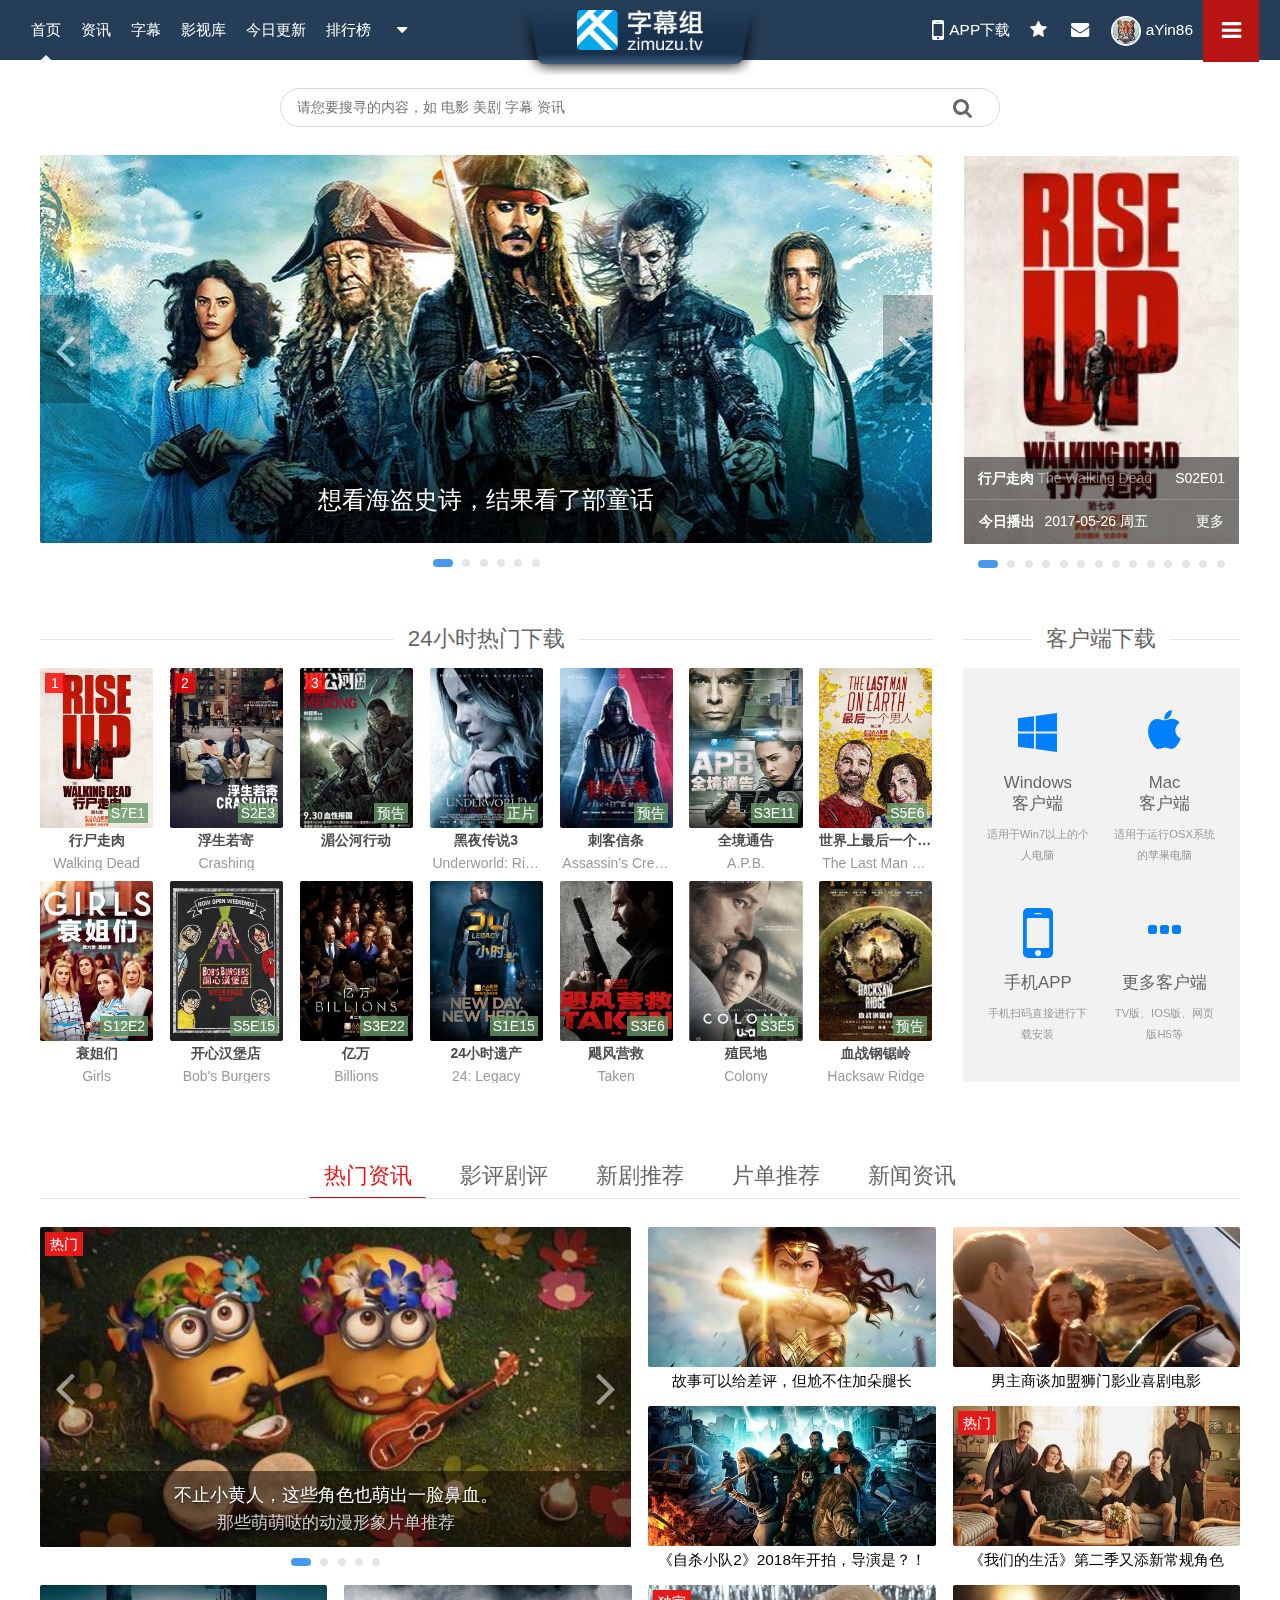
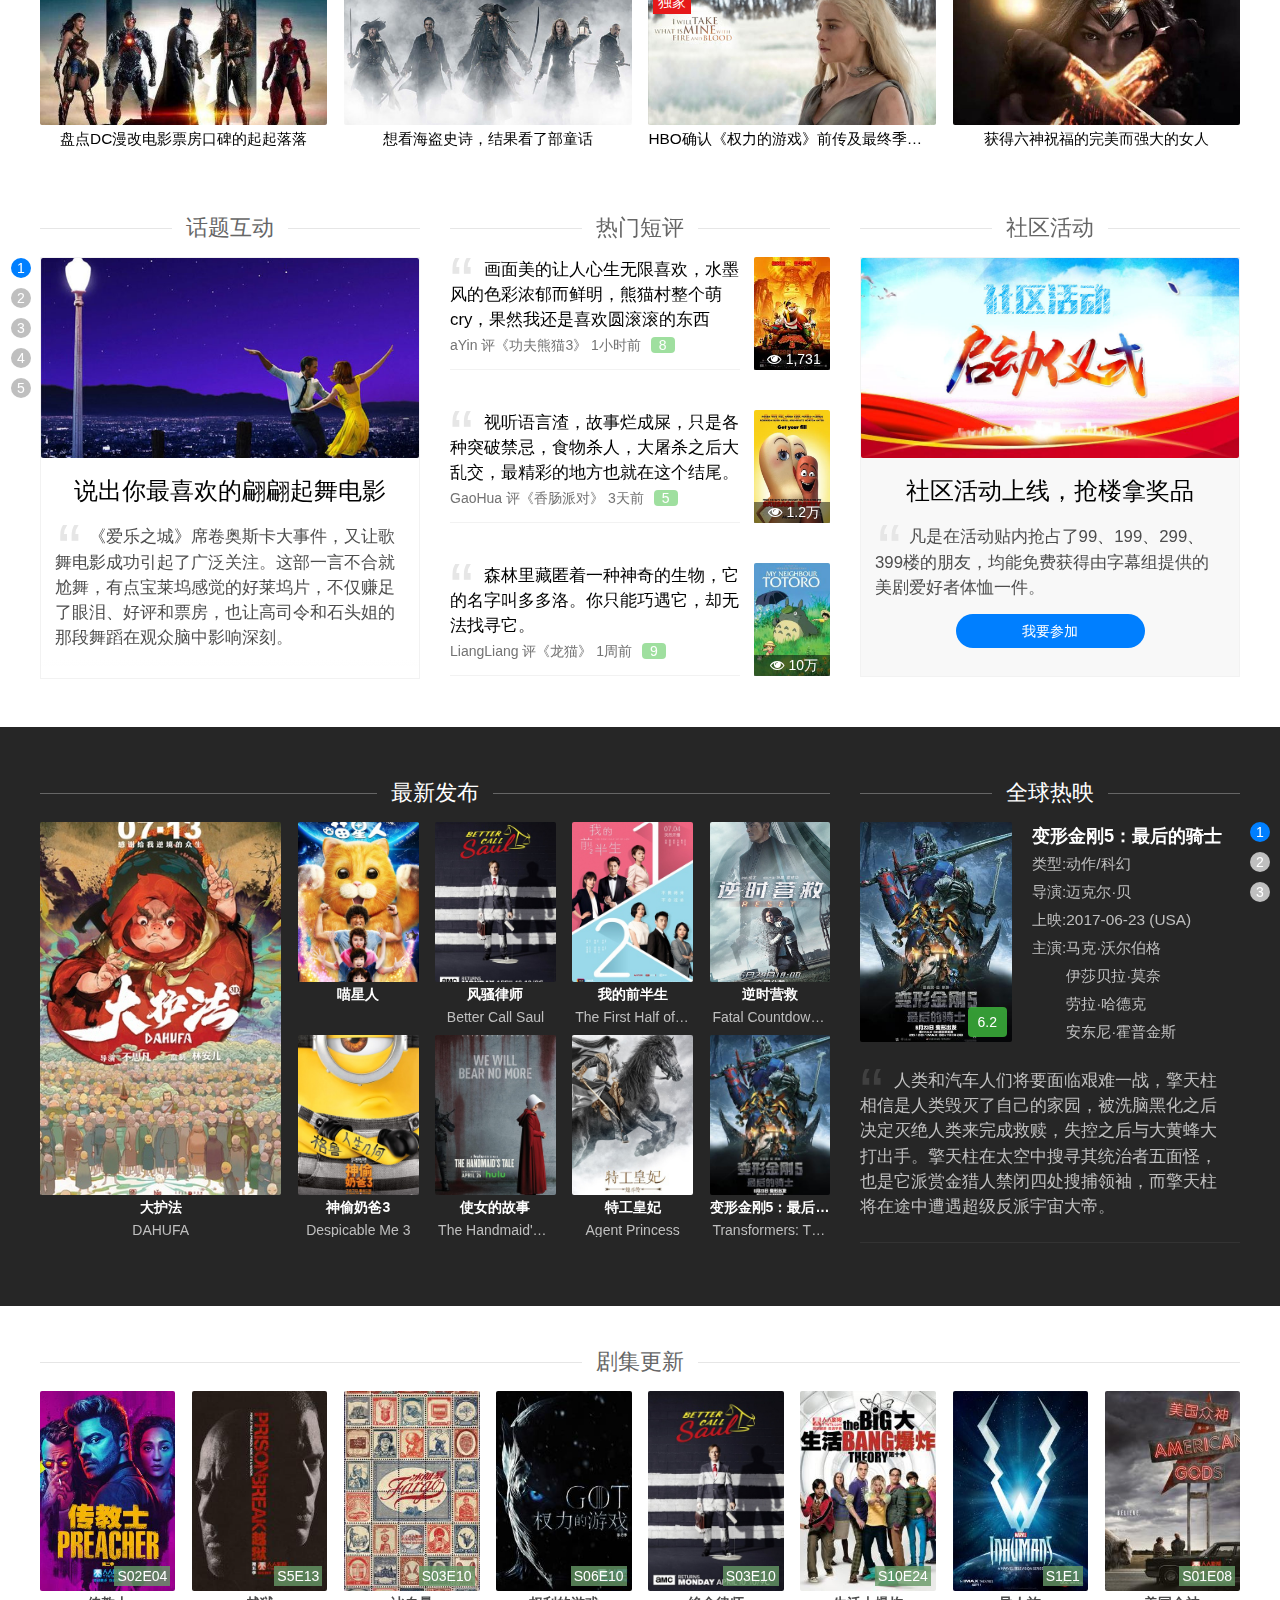
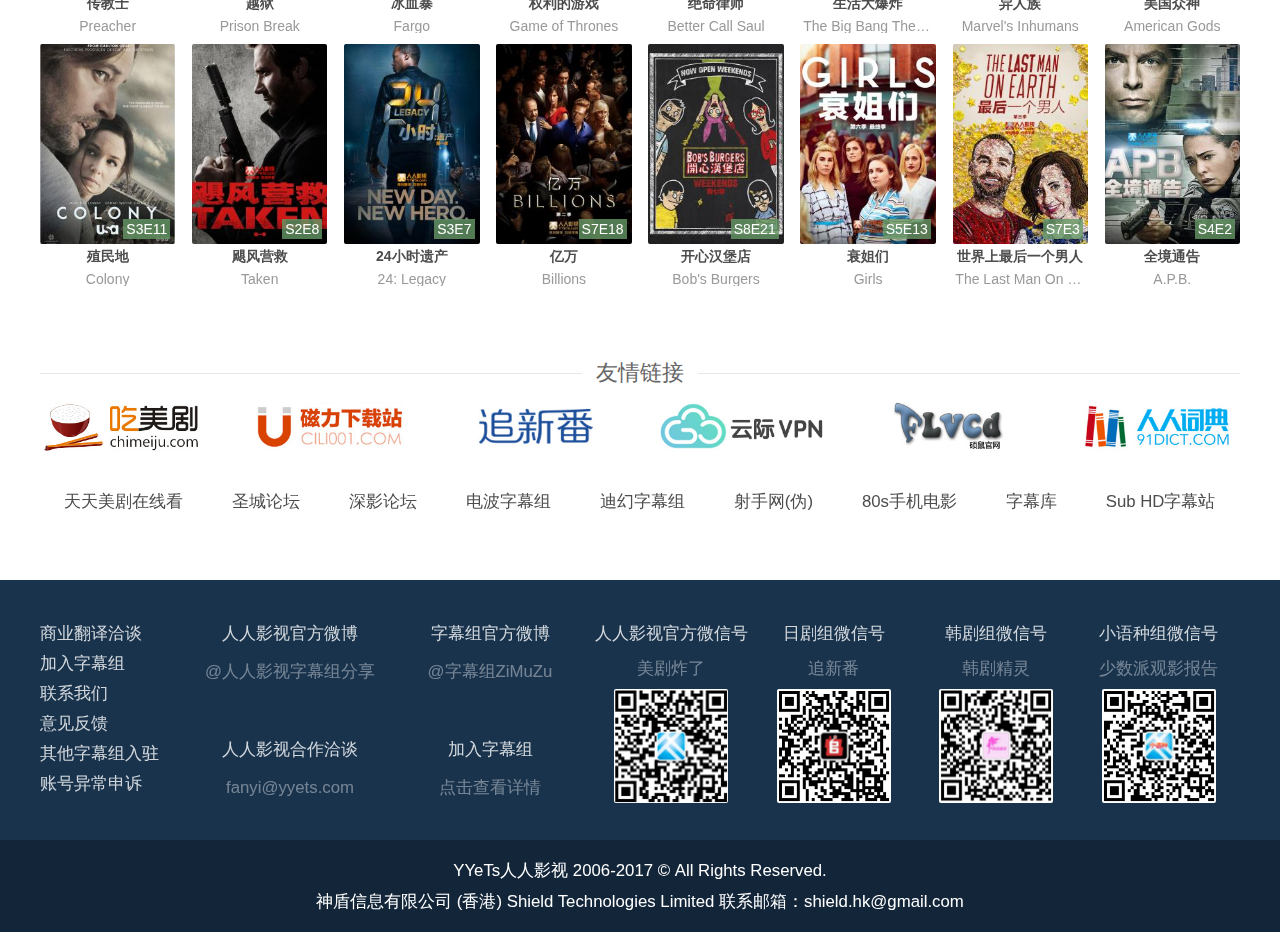
<file: template/index.html>
<!DOCTYPE html>
<html>
<head>
<meta charset="utf-8">
<title>index</title>
<meta http-equiv="X-UA-Compatible" content="IE=edge">
<meta name="viewport" content="width=device-width, initial-scale=1.0">
<meta name="description" content="">
<meta name="author" content="">
<script src="../lib/init/loadFiles.js"></script>
<style type="text/css">
</style>
<style type="text/less">

</style>
</head>
<body>
	<!---------header------------>
    <header class="ui-header">
    		<div class="ui-logo">
            <img src="../lib/style/images/logo.png" class="logo" alt="zimuzu.tv" />
            <img src="../lib/style/images/logo-bg.png" class="logo-bg" />
        </div>
        <ul class="ui-nav ui-mnav">
            <li class="active">首页</li>
            <li>资讯</li>
            <li>字幕</li>
            <li>影视库</li>
            <li>今日更新</li>
            <li>排行榜</li>
            <li class="ui-dropdown dropdown-message" >
                <i class="fa fa-caret-down"></i>
                <ul class="ui-dropdown-box">
                    <li>更多菜单<span class="badge">1</span></li>
                    <li>更多菜单<span class="badge">4</span></li>
                    <li class="divider"></li>
                    <li>更多菜单</li>
                </ul>
            </li>
        </ul>
                 
        <ul class="ui-nav ui-snav">
            <li class="ui-dropdown dropdown-app" >
                <i class="fa fa-fixed fa-mobile-phone"></i>APP下载
                <ul class="ui-dropdown-box">
                    <li class="ialess">
                    		<ul class="inline-wrapper">
                    			<li>
                    				<img src="../lib/style/images/qrcode/code-APP.png" alt="" class="qr-code"/>
	                    			<p>扫码下载手机APP</p>
                    			</li>
                    			<li>
                    				<img src="../lib/style/images/qrcode/code-H5.png" alt=""  class="qr-code"/>
	                    			<p>扫码访问手机H5版</p>
                    			</li>
	                    		
                    		</ul>
                    </li>
                </ul>
            </li>
            <li class="ui-dropdown dropdown-message" >
                <i class="fa fa-star"></i>
                <ul class="ui-dropdown-box">
                    <li>全部<span class="badge">38</span></li>
                    <li>电影<span class="badge">2</span></li>
                    <li>美剧<span class="badge">32</span></li>
                    <li>日剧<span class="badge">1</span></li>
                    <li>韩剧<span class="badge">3</span></li>
                    <li>其他<span class="badge">8</span></li>
                    <li>资讯<span class="badge">4</span></li>
                </ul>
            </li>
            <li class="ui-dropdown dropdown-message" >
                <i class="fa fa-envelope"></i>
                <ul class="ui-dropdown-box">
                    <li>私信<span class="badge">1</span></li>
                    <li>系统通知<span class="badge">4</span></li>
                </ul>
            </li>
            <li class="ui-dropdown dropdown-user">
            		<img class="img-head" src="../lib/style/images/head/header.jpg" alt="" />
                <span class="desc">aYin86</span>
                <ul class="ui-dropdown-box">
                    <li class="user-info-wrapper">
                    		<img class="img-head" src="../lib/style/images/head/header.jpg" alt="" />
                			<div class="user-info">
                				<p class="user-name">aYin86<span class="badge">至尊会员</span></p>
                				<p class="user-type"><i class="fa fa-sun-o"></i> 剧集后期组</p>
                			</div>
                    </li>
                    <li class="divider"></li>
                    <li>
                    		<ul class="tags">
	                        <li><p>0</p><p>动态</p></li>
	                        <li><p>68</p><p>评论</p></li>
	                        <li><p>35</p><p>积分</p></li>
	                        <li><p>231</p><p>登录天数</p></li>
	                    </ul>
                    </li>
                    <li class="divider"></li>
                    <li class="title">我要发布：</li>
                    <li>
                    		<ul class="tags">
                    			<li>新闻资讯</li>
		                    <li>收视快报</li>
		                    <li>新剧评测</li>
		                    <li>片单推荐</li>
                    		</ul>
                    		<ul class="tags">
                    			<li>剧评</li>
                    			<li>影评</li>
		                    <li>字幕</li>
		                    <li>公开课</li>
		                    <li>电影</li>
		                    <li>剧集</li>
		                    <li>求档</li>
                    		</ul>
                    </li>
                    <li class="divider"></li>
                    <li>
	                    	<ul class="tags">
	                        <li><i class="fa fa-gear"></i> 个人设置</li>
	                        <li><i class="fa fa-star"></i> 收藏</li>
	                        <li><i class="fa fa-sign-out"></i> 退出登录</li>
	                    </ul>
                    </li>
                </ul>
            </li>
            <li class="ui-dropdown dropdown-links" >
                <i class="fa fa-navicon" title="更多功能"></i>
                <ul class="ui-dropdown-box">
	                <li>互助求档</li>
                    <li>播出表</li>
                    <li class="divider"></li>
                    <li>官方微博</li>
                    <li>官方微信</li>
                    <li>人人词典</li>
                    <li>字幕工具</li>
                    <li>加入字幕组</li>
                    <li>内部</li>
                    <li class="divider"></li>
                    <li>美女视频</li>
                </ul>
            </li>
        </ul>
	</header>
	<!---------content------------>
	<div class="ui-content">
		<div class="ui-limit">
			<!---------search------------>
			<div class="ui-search">
				<input type="text" class="search-input" placeholder="请您要搜寻的内容，如 电影 美剧 字幕 资讯" />
				<button class="search-button"><i class="fa fa-search"></i></button>
			</div>
			<!---------banner 行------------>
			<div class="row row-banner">
				<!---------banner组件------------>
				<div class="col-xs-9">
					<div class="ui-banner">
						<div id="ui-banner" class="carousel carousel-fade" data-ride="carousel">
				          <ol class="carousel-indicators">
				            <li data-target="#ui-banner" data-slide-to="0" class="active"></li>
				            <li data-target="#ui-banner" data-slide-to="1" class=""></li>
				            <li data-target="#ui-banner" data-slide-to="2" class=""></li>
				            <li data-target="#ui-banner" data-slide-to="3" class=""></li>
				            <li data-target="#ui-banner" data-slide-to="4" class=""></li>
				            <li data-target="#ui-banner" data-slide-to="5" class=""></li>
				          </ol>
				          <div class="carousel-inner">
				            <div class="item active" role="listbox" onclick="window.open('http://www.zimuzu.tv/');">
				              <img src="../lib/style/images/banner/banner01.jpg" data-holder-rendered="true">
				              <div class="carousel-caption">
							    <h3>想看海盗史诗，结果看了部童话</h3>
							  </div>
				            </div>
				            <div class="item" onclick="window.open('http://www.zimuzu.tv/');">
				              <img src="../lib/style/images/banner/banner02.jpg" data-holder-rendered="true">
				            </div>
				            <div class="item" onclick="window.open('www.zimuzu.tv');">
				              <img src="../lib/style/images/banner/banner03.jpg" data-holder-rendered="true">
				            </div>
				            <div class="item" onclick="window.open('http://www.zimuzu.tv/');">
				              <img src="../lib/style/images/banner/banner04.jpg" data-holder-rendered="true">
				              <div class="carousel-caption">
							    <h3>剧评 《名姝》| 看似是男人的风流地，其实是女人的名利场</h3>
							    <p>内容很单纯的，就是讲述妓女的故事，香艳但不俗，随便截一张图就是文艺复兴style的油画。</p>
							  </div>
				            </div>
				            <div class="item" onclick="window.open('http://www.zimuzu.tv/');">
				              <img src="../lib/style/images/banner/banner05.jpg" data-holder-rendered="true">
				            </div>
				            <div class="item" onclick="window.open('http://www.zimuzu.tv/');">
				              <div class="banner-group">
				              	<div class="item-img"><img src="../lib/style/images/movies/movie40.jpg" alt="" /></div>
				              	<div class="item-img"><img src="../lib/style/images/movies/movie39.jpg" alt="" /></div>
				              	<div class="item-img"><img src="../lib/style/images/info/info21.jpg" alt="" /></div>
				              	<div class="item-img"><img src="../lib/style/images/info/info30.jpg" alt="" /></div>
				              	<div class="item-img"><img src="../lib/style/images/info/info18.jpg" alt="" /></div>
				              </div>
				            </div>
				          </div>
				          <a class="left carousel-control" href="#ui-banner" role="button" data-slide="prev">
				            <span class=" fa fa-angle-left"></span>
				            <span class="sr-only">Previous</span>
				          </a>
				          <a class="right carousel-control" href="#ui-banner" role="button" data-slide="next">
				            <span class=" fa fa-angle-right"></span>
				            <span class="sr-only">Next</span>
				          </a>
				        </div>
					</div><!--ui-banner end-->
					
				</div>
				<!---------今日播出组件------------>
				<div class="col-xs-3 col-box">
					<div class="panel panel-tody-tv">
						<div id="tvshow-slide" class="carousel carousel-fade" data-ride="carousel">
				          <ol class="carousel-indicators">
				            <li data-target="#tvshow-slide" data-slide-to="0" class="active"></li>
				            <li data-target="#tvshow-slide" data-slide-to="1" class=""></li>
				            <li data-target="#tvshow-slide" data-slide-to="2" class=""></li>
				            <li data-target="#tvshow-slide" data-slide-to="3" class=""></li>
				            <li data-target="#tvshow-slide" data-slide-to="4" class=""></li>
				            <li data-target="#tvshow-slide" data-slide-to="5" class=""></li>
				            <li data-target="#tvshow-slide" data-slide-to="6" class=""></li>
				            <li data-target="#tvshow-slide" data-slide-to="7" class=""></li>
				            <li data-target="#tvshow-slide" data-slide-to="8" class=""></li>
				            <li data-target="#tvshow-slide" data-slide-to="9" class=""></li>
				            <li data-target="#tvshow-slide" data-slide-to="10" class=""></li>
				            <li data-target="#tvshow-slide" data-slide-to="11" class=""></li>
				            <li data-target="#tvshow-slide" data-slide-to="12" class=""></li>
				            <li data-target="#tvshow-slide" data-slide-to="13" class=""></li>
				          </ol>
				          <div class="carousel-inner">
				            <div class="item active">
				              <img src="../lib/style/images/tvplay/tvplay1.jpg" data-holder-rendered="true">
			              	  <div class="episode-info">episode info</div>
				            </div>
				            <div class="item">
				              <img src="../lib/style/images/tvplay/tvplay2.jpg" data-holder-rendered="true">
				              <div class="episode-info">episode info</div>
				            </div>
				            <div class="item">
				              <img src="../lib/style/images/tvplay/tvplay3.jpg" data-holder-rendered="true">
				              <div class="episode-info">episode info</div>
				            </div>
				            <div class="item">
				              <img src="../lib/style/images/tvplay/tvplay4.jpg" data-holder-rendered="true">
				              <div class="episode-info">episode info</div>
				            </div>
				            <div class="item">
				              <img src="../lib/style/images/tvplay/tvplay5.jpg" data-holder-rendered="true">
				              <div class="episode-info">episode info</div>
				            </div>
				            <div class="item">
				              <img src="../lib/style/images/tvplay/tvplay6.jpg" data-holder-rendered="true">
				              <div class="episode-info">episode info</div>
				            </div>
				            <div class="item">
				              <img src="../lib/style/images/tvplay/tvplay7.jpg" data-holder-rendered="true">
				              <div class="episode-info">episode info</div>
				            </div>
				            <div class="item">
				              <img src="../lib/style/images/tvplay/tvplay8.jpg" data-holder-rendered="true">
				              <div class="episode-info">episode info</div>
				            </div>
				            <div class="item">
				              <img src="../lib/style/images/tvplay/tvplay9.jpg" data-holder-rendered="true">
				              <div class="episode-info">episode info</div>
				            </div>
				            <div class="item">
				              <img src="../lib/style/images/tvplay/tvplay10.jpg" data-holder-rendered="true">
				              <div class="episode-info">episode info</div>
				            </div>
				            <div class="item">
				              <img src="../lib/style/images/tvplay/tvplay11.jpg" data-holder-rendered="true">
				              <div class="episode-info">episode info</div>
				            </div>
				            <div class="item">
				              <img src="../lib/style/images/tvplay/tvplay12.jpg" data-holder-rendered="true">
				              <div class="episode-info">episode info</div>
				            </div>
				            <div class="item">
				              <img src="../lib/style/images/tvplay/tvplay13.jpg" data-holder-rendered="true">
				              <div class="episode-info">episode info</div>
				            </div>
				            <div class="item">
				              <img src="../lib/style/images/tvplay/tvplay14.jpg" data-holder-rendered="true">
				              <div class="episode-info">episode info</div>
				            </div>
				          </div>
				        </div>
						<div class="panel-body scroll-wrapper today-tv-scroll">
							<ul class="today-tv-list">
								<li onclick="">
									<a href="">
										<span class="name-chs">行尸走肉</span>
										<span class="name-eng">The Walking Dead</span>
										<span class="episode">S02E01</span>
									</a>
								</li>
								<li>
									<a href="">
										<span class="name-chs">浮生若寄</span>
										<span class="name-eng">Crashing</span>
										<span class="episode">S03E05</span>
									</a>
								</li>
								<li>
									<a href="">
										<span class="name-chs">随性所欲</span>
										<span class="name-eng">Casual</span>
										<span class="episode">S01E03</span>
									</a>
								</li>
								<li>
									<a href="">
										<span class="name-chs">全境通告</span>
										<span class="name-eng">A.P.B.</span>
										<span class="episode">S02E01</span>
									</a>
								</li>
								<li>
									<a href="">
										<span class="name-chs">世界上最后一个男人</span>
										<span class="name-eng">The Last Man on Earth</span>
										<span class="episode">S05E18</span>
									</a>
								</li>
								<li>
									<a href="">
										<span class="name-chs">衰姐们</span>
										<span class="name-eng">Girls</span>
										<span class="episode">S11E05</span>
									</a>
								</li>
								<li>
									<a href="">
										<span class="name-chs">开心汉堡店</span>
										<span class="name-eng">Bob's Burgers</span>
										<span class="episode">S07E11</span>
									</a>
								</li>
								<li>
									<a href="">
										<span class="name-chs">亿万</span>
										<span class="name-eng">Billions</span>
										<span class="episode">S01E05</span>
									</a>
								</li>
								<li>
									<a href="">
										<span class="name-chs">24小时遗产</span>
										<span class="name-eng">24 Legacy</span>
										<span class="episode">S02E07</span>
									</a>
								</li>
								<li>
									<a href="">
										<span class="name-chs">飓风营救</span>
										<span class="name-eng">Taken</span>
										<span class="episode">S02E05</span>
									</a>
								</li>
								<li>
									<a href="">
										<span class="name-chs">殖民地</span>
										<span class="name-eng">Colony</span>
										<span class="episode">S05E11</span>
									</a>
								</li>
								
								<li>
									<a href="">
										<span class="name-chs">美国众神</span>
										<span class="name-eng">American God</span>
										<span class="episode">S04E08</span>
									</a>
								</li>
								<li>
									<a href="">
										<span class="name-chs">异人</span>
										<span class="name-eng">Inhumens</span>
										<span class="episode">S01E03</span>
									</a>
								</li>
								<li>
									<a href="">
										<span class="name-chs">生活大爆炸</span>
										<span class="name-eng">The Big Bang Theory</span>
										<span class="episode">S13E21</span>
									</a>
								</li>
								
							</ul>
						</div>
						<div class="panel-heading">
							<span class="desc">今日播出</span>
							<div class="date">2017-05-26 周五</div>
							<a class="more" href="#">更多</a>
						</div>
					</div>
					
				</div>
			</div>
		
			<!---------第二行------------>
			<div class="row row-content">
				<!---------热门下载------------>
				<div class="col-xs-9 col-box">
					<div class="panel">
						<div class="panel-heading">
							<span class="desc">24小时热门下载</span>
						</div>
						<div class="panel-body">
							<ul class="play-list play-list-topdown">
		                        <li>
		                            <div class="img-item">
		                                <div class="tags">
											<span class="name">1</span>
											<span class="type">影视剧</span>
											<ul class="corner bottom left"><li>恐怖 惊悚 剧情</li></ul>
			                            		<ul class="corner bottom right"><li>美国</li></ul>
										</div>
										<div class="count">1</div>
		                                <div class="desc">S7E1</div>
		                                <img src="../lib/style/images/tvplay/tvplay1.jpg" alt="">
		                            </div>
		                            <p class="name-chs">行尸走肉</p>
		                            <p class="name-eng">Walking Dead</p>
		                        </li>
		                        <li>
		                            <div class="img-item">
		                            		<div class="tags">
											<span class="name">2</span>
											<span class="type">影视剧</span>
											<ul class="corner bottom left"><li>剧情</li></ul>
			                            		<ul class="corner bottom right"><li>美国</li></ul>
										</div>
										<div class="count">2</div>
		                                <div class="desc">S2E3</div>
		                                <img src="../lib/style/images/tvplay/tvplay2.jpg" alt="">
		                            </div>
		                            <p class="name-chs">浮生若寄</p>
		                            <p class="name-eng">Crashing</p>
		                        </li>
		                        <li>
		                            <div class="img-item">
		                            		<div class="tags">
											<span class="name">3</span>
											<span class="type">电影</span>
											<ul class="corner bottom left"><li>战争</li></ul>
			                            		<ul class="corner bottom right"><li>中国</li></ul>
										</div>
										<div class="count">3</div>
		                                <div class="desc">预告</div>
		                                <img src="../lib/style/images/movies/movie7.jpg" alt="">
		                            </div>
		                            <p class="name-chs">湄公河行动</p>
		                        </li>
		                        <li>
		                            <div class="img-item">
		                            		<div class="tags">
											<span class="name">4</span>
											<span class="type">电影</span>
											<ul class="corner bottom left"><li>恐怖</li></ul>
			                            		<ul class="corner bottom right"><li>美国</li></ul>
										</div>
										<div class="count">4</div>
		                                <div class="desc">正片</div>
		                                <img src="../lib/style/images/movies/movie2.jpg" alt="">
		                            </div>
		                            <p class="name-chs">黑夜传说3</p>
		                            <p class="name-eng">Underworld: Rise of the Lycans</p>
		                        </li>
		                        <li>
		                            <div class="img-item">
		                            		<div class="tags">
											<span class="name">5</span>
											<span class="type">电影</span>
											<ul class="corner bottom left"><li>科幻</li></ul>
			                            		<ul class="corner bottom right"><li>美国</li></ul>
										</div>
		                                <div class="desc">预告</div>
		                                <img src="../lib/style/images/movies/movie3.jpg" alt="">
		                            </div>
		                            <p class="name-chs">刺客信条</p>
		                            <p class="name-eng">Assassin's Creed</p>
		                        </li>
		                        <li>
		                            <div class="img-item">
		                            		<div class="tags">
											<span class="name">6</span>
											<span class="type">影视剧</span>
											<ul class="corner bottom left"><li>剧情</li></ul>
			                            		<ul class="corner bottom right"><li>美国</li></ul>
										</div>
		                                <div class="desc">S3E11</div>
		                                <img src="../lib/style/images/tvplay/tvplay4.jpg" alt="">
		                            </div>
		                            <p class="name-chs">全境通告</p>
		                            <p class="name-eng">A.P.B.</p>
		                        </li>
		                        <li>
		                            <div class="img-item">
		                            		<div class="tags">
											<span class="name">7</span>
											<span class="type">影视剧</span>
											<ul class="corner bottom left"><li>喜剧</li></ul>
			                            		<ul class="corner bottom right"><li>美国</li></ul>
										</div>
		                                <div class="desc">S5E6</div>
		                                <img src="../lib/style/images/tvplay/tvplay5.jpg" alt="">
		                            </div>
		                            <p class="name-chs">世界上最后一个男人</p>
		                            <p class="name-eng">The Last Man on Earth</p>
		                        </li>
		                        <li>
		                            <div class="img-item">
		                            		<div class="tags">
											<span class="name">8</span>
											<span class="type">影视剧</span>
											<ul class="corner bottom left"><li>剧情</li></ul>
			                            		<ul class="corner bottom right"><li>美国</li></ul>
										</div>
		                                <div class="desc">S12E2</div>
		                                <img src="../lib/style/images/tvplay/tvplay6.jpg" alt="">
		                            </div>
		                            <p class="name-chs">衰姐们</p>
		                            <p class="name-eng">Girls</p>
		                        </li>
		                        <li>
		                            <div class="img-item">
		                            		<div class="tags">
											<span class="name">9</span>
											<span class="type">影视剧</span>
											<ul class="corner bottom left"><li>动画</li></ul>
			                            		<ul class="corner bottom right"><li>英国</li></ul>
										</div>
		                                <div class="desc">S5E15</div>
		                                <img src="../lib/style/images/tvplay/tvplay7.jpg" alt="">
		                            </div>
		                            <p class="name-chs">开心汉堡店</p>
		                            <p class="name-eng">Bob's Burgers</p>
		                        </li>
		                        <li>
		                            <div class="img-item">
		                            		<div class="tags">
											<span class="name">10</span>
											<span class="type">影视剧</span>
											<ul class="corner bottom left"><li>剧情</li></ul>
			                            		<ul class="corner bottom right"><li>美国</li></ul>
										</div>
		                                <div class="desc">S3E22</div>
		                                <img src="../lib/style/images/tvplay/tvplay8.jpg" alt="">
		                            </div>
		                            <p class="name-chs">亿万</p>
		                            <p class="name-eng">Billions</p>
		                        </li>
		                        <li>
		                            <div class="img-item">
		                            		<div class="tags">
											<span class="name">11</span>
											<span class="type">影视剧</span>
											<ul class="corner bottom left"><li>战争</li></ul>
			                            		<ul class="corner bottom right"><li>美国</li></ul>
										</div>
		                                <div class="desc">S1E15</div>
		                                <img src="../lib/style/images/tvplay/tvplay9.jpg" alt="">
		                            </div>
		                            <p class="name-chs">24小时遗产</p>
		                            <p class="name-eng">24: Legacy</p>
		                        </li>
		                        <li>
		                            <div class="img-item">
		                            		<div class="tags">
											<span class="name">12</span>
											<span class="type">影视剧</span>
											<ul class="corner bottom left"><li>战争</li></ul>
			                            		<ul class="corner bottom right"><li>美国</li></ul>
										</div>
		                                <div class="desc">S3E6</div>
		                                <img src="../lib/style/images/tvplay/tvplay10.jpg" alt="">
		                            </div>
		                            <p class="name-chs">飓风营救</p>
		                            <p class="name-eng">Taken</p>
		                        </li>
		                        <li>
		                            <div class="img-item">
		                            		<div class="tags">
											<span class="name">13</span>
											<span class="type">影视剧</span>
											<ul class="corner bottom left"><li>科幻</li></ul>
			                            		<ul class="corner bottom right"><li>美国</li></ul>
										</div>
		                                <div class="desc">S3E5</div>
		                                <img src="../lib/style/images/tvplay/tvplay11.jpg" alt="">
		                            </div>
		                            <p class="name-chs">殖民地</p>
		                            <p class="name-eng">Colony</p>
		                        </li>
		                        <li>
		                            <div class="img-item">
		                            		<div class="tags">
											<span class="name">14</span>
											<span class="type">电影</span>
											<ul class="corner bottom left"><li>战争</li></ul>
			                            		<ul class="corner bottom right"><li>美国</li></ul>
										</div>
		                                <div class="desc">预告</div>
		                                <img src="../lib/style/images/movies/movie1.jpg" alt="">
		                            </div>
		                            <p class="name-chs">血战钢锯岭</p>
		                            <p class="name-eng">Hacksaw Ridge</p>
		                        </li>
		                        <!--<li>
		                            <div class="img-item">
		                                <div class="desc">电影</div>
		                                <img src="../lib/style/images/movies/movie4.jpg" alt="">
		                            </div>
		                            <p class="name-chs">蝙蝠侠大战超人</p>
		                            <p class="name-eng">Batman VS Superman</p>
		                        </li>
		                        <li>
		                            <div class="img-item">
		                                <div class="desc">电影</div>
		                                <img src="../lib/style/images/movies/movie5.jpg" alt="">
		                            </div>
		                            <p class="name-chs">X战警：天启</p>
		                            <p class="name-eng">Xman Skyline</p>
		                        </li>-->
	                    		</ul>
						</div>
					</div>
				</div><!--col-xs-9 end-->
				
				<!---------客户端下载------------>
				<div class="col-xs-3  col-box">
					<div class="panel panel-client">
						<div class="panel-heading">
							<span class="desc">客户端下载</span>
						</div>
						<div class="panel-body">
							<ul class="client-list">
								<li>
									<div class="icon"><i class="fa fa-windows"></i></div>
									<p class="title">Windows<br/>客户端</p>
									<p class="desc">适用于Win7以上的个人电脑</p>
								</li>
								<li>
									<div class="icon"><i class="fa fa-apple"></i></div>
									<p class="title">Mac<br/>客户端</p>
									<p class="desc">适用于运行OSX系统的苹果电脑</p>
								</li>
								<li>
									<img class="qr-code" src="../lib/style/images/qrcode/code-APP.png" alt="" />
									<div class="icon"><i class="fa fa-mobile-phone"></i></div>
									<p class="title">手机APP</p>
									<p class="desc">手机扫码直接进行下载安装</p>
								</li>
								<li>
									<div class="icon"><i class="fa fa-ellipsis-h"></i></div>
									<p class="title">更多客户端</p>
									<p class="desc">TV版、IOS版、网页版H5等</p>
								</li>
								
							</ul>
						</div>
					</div>
				</div>
			</div><!--row end-->
			<!---------第三行------------>
			<div class="row row-content">
				<!---------资讯类------------>
				<div class="col-xs-12 col-box col-infomation">
					<div class="panel panel-infomation panel-has-tabs">
						<div class="panel-heading">
							<ul class="tab-header info-header">
						      <li class="active">热门资讯</li>
						      <li>影评剧评</li>
						      <li>新剧推荐</li>
						      <li>片单推荐</li>
						      <li>新闻资讯</li>
						    </ul>
						</div>
						<div class="panel-body">
							<div class="tab-content info-content ani-fade">
								<div class="content-1 active">
									<div id="info-banner" class="info-banner carousel carousel-fade" data-ride="carousel">
							          <ol class="carousel-indicators">
							            <li data-target="#info-banner" data-slide-to="0" class="active"></li>
							            <li data-target="#info-banner" data-slide-to="1" class=""></li>
							            <li data-target="#info-banner" data-slide-to="2" class=""></li>
							            <li data-target="#info-banner" data-slide-to="3" class=""></li>
							            <li data-target="#info-banner" data-slide-to="4" class=""></li>
							          </ol>
							          <div class="carousel-inner">
							            <div class="item active" role="listbox" onclick="window.open('http://www.zimuzu.tv/');">
							              <img src="../lib/style/images/info/info18.jpg" data-holder-rendered="true">
							              <div class="hot">热门</div>
							              <div class="tags">
											<span class="name">动漫电影</span><span class="type">电影</span>
											<ul class="corner top right"><li class="user">aYin</li><li class="date">1天前</li></ul>
											<ul class="corner top left"><li class="source">片单推荐</li><li class="view">15,213</li></ul>
										  </div>
							              <div class="carousel-caption">
										    <h4>不止小黄人，这些角色也萌出一脸鼻血。</h4>
										    <p>那些萌萌哒的动漫形象片单推荐</p>
										  </div>
							            </div>
							            <div class="item" onclick="window.open('http://www.zimuzu.tv/');">
							              <img src="../lib/style/images/info/info19.jpg" data-holder-rendered="true">
							              <div class="tags">
											<span class="name">星际迷航</span><span class="type">电影</span>
											<ul class="corner top right"><li class="user">aYin</li><li class="date">2天前</li></ul>
											<ul class="corner top left"><li class="source">新闻</li><li class="view">23,109</li></ul>
										  </div>
							              <div class="carousel-caption">
										    <h4>《星际迷航：发现号》：这次是真的要来了，不再跳票了！</h4>
										  </div>
							            </div>
							            <div class="item" onclick="window.open('www.zimuzu.tv');">
							              <img src="../lib/style/images/info/info20.jpg" data-holder-rendered="true">
							              <div class="tags">
											<span class="name">异形</span><span class="type">电影</span>
											<ul class="corner top right"><li class="user">aYin</li><li class="date">3天前</li></ul>
											<ul class="corner top left"><li class="source">影评</li><li class="view">26,832</li></ul>
										  </div>
							              <div class="carousel-caption">
										    <h4>《异形：契约》：不得不说，法鲨吹得一手好萧</h4>
										  </div>
							            </div>
							            <div class="item" onclick="window.open('http://www.zimuzu.tv/');">
							              <img src="../lib/style/images/info/info21.jpg" data-holder-rendered="true">
							              <div class="tags">
											<span class="name">欢乐好声音 Sing</span><span class="type">电影</span>
											<ul class="corner top right"><li class="user">aYin</li><li class="date">3天前</li></ul>
											<ul class="corner top left"><li class="source">影评</li><li class="view">64,257</li></ul>
										  </div>
							              <div class="carousel-caption">
										    <h4>梦想并不挑剔舞台</h4>
										  </div>
							            </div>
							            <div class="item" onclick="window.open('http://www.zimuzu.tv/');">
							              <img src="../lib/style/images/info/info22.jpg" data-holder-rendered="true">
							              <div class="tags">
											<span class="name">卑鄙的我3</span><span class="type">电影</span>
											<ul class="corner top right"><li class="user">aYin</li><li class="date">5天前</li></ul>
											<ul class="corner top left"><li class="source">影评</li><li class="view">137,153</li></ul>
										  </div>
							              <div class="carousel-caption">
										    <h4>《卑鄙的我3》: 养猪致富不如一起尬舞</h4>
										  </div>
							            </div>
							          </div>
							          <a class="left carousel-control" href="#info-banner" role="button" data-slide="prev">
							            <span class=" fa fa-angle-left"></span>
							            <span class="sr-only">Previous</span>
							          </a>
							          <a class="right carousel-control" href="#info-banner" role="button" data-slide="next">
							            <span class=" fa fa-angle-right"></span>
							            <span class="sr-only">Next</span>
							          </a>
							        </div>
									<!-- 资讯列表 开始 -->
									<ul class="info-list">
										<li>
											<div class="img-item">
												<div class="tags">
													<span class="name">神奇女侠</span>
													<span class="type">电影</span>
													<ul class="corner bottom right">
														<li class="user">aYin</li>
														<li class="date">1天前</li>
													</ul>
													<ul class="corner bottom left">
														<li class="source">影评</li>
														<li class="view">2.3万</li>
													</ul>
												</div>
									             <img src="../lib/style/images/info/info1.jpg" alt="">
									        </div>
									    		<p class="title">故事可以给差评，但尬不住加朵腿长</p>
										</li>
										<li>
											<div class="img-item">
												<div class="tags">
													<span class="name">古战场传奇</span>
													<span class="type">影视剧</span>
													<ul class="corner bottom right">
														<li class="user">GaoHuaHHAAXX</li>
														<li class="date">半年前</li>
													</ul>
													<ul class="corner bottom left">
														<li class="source">新闻</li>
														<li class="view">12.5万</li>
													</ul>
												</div>
									             <img src="../lib/style/images/info/info2.jpg" alt="">
									        </div>
									    		<p class="title">男主商谈加盟狮门影业喜剧电影</p>
										</li>
										<li>
											<div class="img-item">
												<div class="tags">
													<span class="name">自杀小队2</span>
													<span class="type">电影</span>
													<ul class="corner bottom right">
														<li class="user">aYin</li>
														<li class="date">1天前</li>
													</ul>
													<ul class="corner bottom left">
														<li class="source">新闻</li>
														<li class="view">3,801</li>
													</ul>
												</div>
									             <img src="../lib/style/images/info/info15.jpg" alt="">
									        </div>
									    		<p class="title">《自杀小队2》2018年开拍，导演是？！</p>
										</li>
										<li>
											<div class="img-item">
												<div class="hot">热门</div>
												<div class="tags">
													<span class="name">我们的生活</span>
													<span class="type">影视剧</span>
													<ul class="corner top right">
														<li class="user">aYin</li>
														<li class="date">1天前</li>
													</ul>
													<ul class="corner top left">
														<li class="source">新闻</li>
														<li class="view">62,272</li>
													</ul>
													<p class="sub-title">你是不是和小编一样，已经等得望眼欲穿了？</p>
												</div>
									             <img src="../lib/style/images/info/info25.jpg" alt="">
									        </div>
									    		<p class="title">《我们的生活》第二季又添新常规角色</p>
										</li>
										<li>
											<div class="img-item">
												<div class="tags">
													<span class="name">DC漫画电影</span>
													<span class="type">电影</span>
													<ul class="corner bottom right">
														<li class="user">阿尹</li>
														<li class="date">1天前</li>
													</ul>
													<ul class="corner bottom left">
														<li class="source">新闻</li>
														<li class="view">423,112</li>
													</ul>
												</div>
									             <img src="../lib/style/images/info/info5.jpg" alt="">
									        </div>
									    		<p class="title">盘点DC漫改电影票房口碑的起起落落</p>
										</li>
										<li>
											<div class="img-item">
												<div class="tags">
													<span class="name">加勒比海盗：死无对证</span>
													<span class="type">电影</span>
													<ul class="corner bottom right">
														<li class="user">良</li>
														<li class="date">1天前</li>
													</ul>
													<ul class="corner bottom left">
														<li class="source">影评</li>
														<li class="view">46,738</li>
													</ul>
												</div>
									             <img src="../lib/style/images/info/info6.jpg" alt="">
									        </div>
									    		<p class="title">想看海盗史诗，结果看了部童话</p>
										</li>
										<li>
											<div class="img-item">
												<div class="hot">独家</div>
												<div class="tags">
													<span class="name">权力的游戏</span>
													<span class="type">影视剧</span>
													<ul class="corner bottom right">
														<li class="user"> GaoHua</li>
														<li class="date">1天前</li>
													</ul>
													<ul class="corner bottom left">
														<li class="source">新闻</li>
														<li class="view">127,725</li>
													</ul>
												</div>
									             <img src="../lib/style/images/info/info4.jpg" alt="">
									        </div>
									    		<p class="title">HBO确认《权力的游戏》前传及最终季计划</p>
										</li>
										<li>
											<div class="img-item">
												<div class="tags">
													<span class="name">神奇女侠</span>
													<span class="type">电影</span>
													<ul class="corner bottom right">
														<li class="user">阿尹</li>
														<li class="date">1天前</li>
													</ul>
													<ul class="corner bottom left">
														<li class="source">影评</li>
														<li class="view">73,264</li>
													</ul>
												</div>
									             <img src="../lib/style/images/info/info7.jpg" alt="">
									        </div>
									    		<p class="title">获得六神祝福的完美而强大的女人</p>
										</li>
										<li>
											<div class="img-item">
												<div class="tags">
													<span class="name">异形：契约</span>
													<span class="type">电影</span>
													<ul class="corner bottom right">
														<li class="user">LiangLiang</li>
														<li class="date">1天前</li>
													</ul>
													<ul class="corner bottom left">
														<li class="source">影评</li>
														<li class="view">63,734</li>
													</ul>
												</div>
									             <img src="../lib/style/images/info/info8.jpg" alt="">
									        </div>
									    		<p class="title">超前点映观后感</p>
										</li>
										<li>
											<div class="img-item">
												<div class="tags">
													<span class="name">海豹突击队</span>
													<span class="type">影视剧</span>
													<ul class="corner bottom right">
														<li class="user">GaoHua</li>
														<li class="date">1天前</li>
													</ul>
													<ul class="corner bottom left">
														<li class="source">新闻</li>
														<li class="view">63,362</li>
													</ul>
												</div>
									             <img src="../lib/style/images/info/info9.jpg" alt="">
									        </div>
									    		<p class="title">秋季新剧前瞻：《海豹突击队》，这世界上最Man最帅的男人</p>
										</li>
										<li>
											<div class="img-item">
												<div class="tags">
													<span class="name">美剧推荐</span>
													<span class="type">影视剧</span>
													<ul class="corner bottom right">
														<li class="user">aYin</li>
														<li class="date">1天前</li>
													</ul>
													<ul class="corner bottom left">
														<li class="source">片单推荐</li>
														<li class="view">638,272</li>
													</ul>
												</div>
									             <img src="../lib/style/images/info/info10.jpg" alt="">
									        </div>
									    		<p class="title">周二收视速递</p>
										</li>
										<li>
											<div class="img-item">
												<div class="tags">
													<span class="name">神奇女侠</span>
													<span class="type">电影</span>
													<ul class="corner bottom right">
														<li class="user">aYin</li>
														<li class="date">1天前</li>
													</ul>
													<ul class="corner bottom left">
														<li class="source">新闻</li>
														<li class="view">74,362</li>
													</ul>
												</div>
									             <img src="../lib/style/images/info/info11.jpg" alt="">
									        </div>
									    		<p class="title">火遍全球，续集导演待定</p>
										</li>
										<li>
											<div class="img-item">
												<div class="tags">
													<span class="name">反恐特警队</span>
													<span class="type">影视剧</span>
													<ul class="corner bottom right">
														<li class="user">GaoHua</li>
														<li class="date">1天前</li>
													</ul>
													<ul class="corner bottom left">
														<li class="source">新闻</li>
														<li class="view">26,643</li>
													</ul>
												</div>
									             <img src="../lib/style/images/info/info12.jpg" alt="">
									        </div>
									    		<p class="title">秋季新剧前瞻：摩根加入《反恐特警队》继续踹门</p>
										</li>
										<li>
											<div class="img-item">
												<div class="tags">
													<span class="name">太空村</span>
													<span class="type">影视剧</span>
													<ul class="corner bottom right">
														<li class="user">LiangLiang</li>
														<li class="date">1天前</li>
													</ul>
													<ul class="corner bottom left">
														<li class="source">剧评</li>
														<li class="view">363,245</li>
													</ul>
												</div>
									             <img src="../lib/style/images/info/info13.jpg" alt="">
									        </div>
									    		<p class="title">这是恶搞版的《星际迷航》吗？</p>
										</li>
										<li>
											<div class="img-item">
												<div class="tags">
													<span class="name">神奇女侠</span>
													<span class="type">电影</span>
													<ul class="corner bottom right">
														<li class="user">LiangLiang</li>
														<li class="date">1天前</li>
													</ul>
													<ul class="corner bottom left">
														<li class="source">影评</li>
														<li class="view">24,753</li>
													</ul>
												</div>
									             <img src="../lib/style/images/info/info14.jpg" alt="">
									        </div>
									    		<p class="title">“大道至简”的故事，永远讲不腻</p>
										</li>
										
									</ul>
									<!-- 资讯列表 结束 -->
									
								</div>
								<div class="content-2">222222222222222222222222222</div>
								<div class="content-3">333333333333333333333333333</div>
								<div class="content-4">
									<ul class="info-list info-list-B1">
										<li>
											<div class="img-item">
												<div class="tags">
													<span class="name">动物界的逗逼</span>
													<span class="type">电影</span>
													<ul class="corner top right">
														<li class="user">aYin</li>
														<li class="date">1天前</li>
													</ul>
													<ul class="corner top left">
														<li class="source">片单推荐</li>
														<li class="view">31,801</li>
													</ul>
													<p class="sub-title">欢乐的时光总是那么短暂</p>
												</div>
									             <img src="../lib/style/images/movies/movie22.jpg" alt="">
									             <img src="../lib/style/images/movies/movie40.jpg" alt="">
									             <img src="../lib/style/images/movies/movie25.jpg" alt="">
									             <img src="../lib/style/images/movies/movie17.jpg" alt="">
									        </div>
									    		<p class="title">给我们带来无数欢笑的动画界逗比们</p>
										</li>
										<li>
											<div class="img-item">
												<div class="hot">热门</div>
												<div class="tags">
													<span class="name">孤单英雄</span>
													<span class="type">电影</span>
													<ul class="corner top right">
														<li class="user">aYin</li>
														<li class="date">1天前</li>
													</ul>
													<ul class="corner top left">
														<li class="source">片单推荐</li>
														<li class="view">363,245</li>
													</ul>
													<p class="sub-title">与其说是孤胆英雄还不如说是逗逼</p>
												</div>
									             <img src="../lib/style/images/movies/movie3.jpg" alt="">
									             <img src="../lib/style/images/movies/movie37.jpg" alt="">
									             <img src="../lib/style/images/movies/movie20.jpg" alt="">
									             <img src="../lib/style/images/movies/movie21.jpg" alt="">
									             
									        </div>
									    		<p class="title">走了狗屎运的孤胆英雄</p>
										</li>
										<li>
											<div class="img-item">
												<div class="tags">
													<span class="name">妇女半边天</span>
													<span class="type">电影</span>
													<ul class="corner bottom right">
														<li class="user">aYin</li>
														<li class="date">1天前</li>
													</ul>
													<ul class="corner bottom left">
														<li class="source">片单推荐</li>
														<li class="view">34.5万</li>
													</ul>
												</div>
									             <img src="../lib/style/images/movies/movie2.jpg" alt="">
									             <img src="../lib/style/images/movies/movie36.jpg" alt="">
									             <img src="../lib/style/images/movies/movie18.jpg" alt="">
									             <img src="../lib/style/images/movies/movie26.jpg" alt="">
									             
									        </div>
									    		<p class="title">妇女真的能顶半边天</p>
										</li>
										<li>
											<div class="img-item">
												<div class="tags">
													<span class="name">动画英雄</span>
													<span class="type">电影</span>
													<ul class="corner bottom right">
														<li class="user">aYin</li>
														<li class="date">1天前</li>
													</ul>
													<ul class="corner bottom left">
														<li class="source">片单推荐</li>
														<li class="view">3,245</li>
													</ul>
												</div>
									             <img src="../lib/style/images/movies/movie19.jpg" alt="">
									             <img src="../lib/style/images/movies/movie24.jpg" alt="">
									             <img src="../lib/style/images/movies/movie39.jpg" alt="">
									             <img src="../lib/style/images/movies/movie16.jpg" alt="">
									             
									        </div>
									    		<p class="title">那些动画界的超级英雄们</p>
										</li>
										<li>
											<div class="img-item">
												<div class="tags">
													<span class="name">残酷激烈的战争</span>
													<span class="type">电影</span>
													<ul class="corner bottom right">
														<li class="user">aYin</li>
														<li class="date">1小时前</li>
													</ul>
													<ul class="corner bottom left">
														<li class="source">片单推荐</li>
														<li class="view">45</li>
													</ul>
												</div>
									             <img src="../lib/style/images/movies/movie1.jpg" alt="">
									             <img src="../lib/style/images/movies/movie7.jpg" alt="">
									             <img src="../lib/style/images/movies/movie11.jpg" alt="">
									             <img src="../lib/style/images/movies/movie13.jpg" alt="">
									             
									        </div>
									    		<p class="title">荧幕呈现给我们的激烈战争</p>
										</li>
										<li>
											<div class="img-item">
												<div class="tags">
													<span class="name">棋逢对手</span>
													<span class="type">电影</span>
													<ul class="corner bottom right">
														<li class="user">aYin</li>
														<li class="date">1天前</li>
													</ul>
													<ul class="corner bottom left">
														<li class="source">片单推荐</li>
														<li class="view">163,245</li>
													</ul>
												</div>
									             <img src="../lib/style/images/movies/movie4.jpg" alt="">
									             <img src="../lib/style/images/movies/movie15.jpg" alt="">
									             <img src="../lib/style/images/movies/movie32.jpg" alt="">
									             <img src="../lib/style/images/movies/movie9.jpg" alt="">
									             
									        </div>
									    		<p class="title">精彩绝伦的对手戏</p>
										</li>
										<li>
											<div class="img-item">
												<div class="tags">
													<span class="name">团队作战</span>
													<span class="type">电影</span>
													<ul class="corner bottom right">
														<li class="user">aYin</li>
														<li class="date">1天前</li>
													</ul>
													<ul class="corner bottom left">
														<li class="source">片单推荐</li>
														<li class="view">63,283</li>
													</ul>
												</div>
									             <img src="../lib/style/images/movies/movie5.jpg" alt="">
									             <img src="../lib/style/images/movies/movie6.jpg" alt="">
									             <img src="../lib/style/images/movies/movie8.jpg" alt="">
									             <img src="../lib/style/images/movies/movie10.jpg" alt="">
									             
									        </div>
									    		<p class="title">团队的力量，向这些伟大的电影致敬</p>
										</li>
										<!--copy-->
										
									</ul>
								</div>
								<div class="content-5">555555555555555555555555555</div>
							</div>
						</div>
					</div>
				</div>
			</div>
			
			<!---------第四行------------>
			<div class="row row-content">
				<div class="col-xs-4 col-box">
					<div class="panel">
						<div class="panel-heading">
							<span class="desc">话题互动</span>
						</div>
						<div class="panel-body">
							
							<div class="topic-wrapper">
								<ul class="topic-tabs">
									<li class="active">1</li><li>2</li><li>3</li><li>4</li><li>5</li>
								</ul>
								<div class="scroll-wrapper"><div class="scroll">
								<div class="topic-content tab-content">
									<div class="topic">
										<div class="img-item">
											<div class="tags">
												<span class="name">舞蹈电影</span>
												<span class="type">电影&影视剧</span>
												<ul class="corner bottom right">
													<li class="user">aYin</li>
													<li class="date">1天前</li>
												</ul>
												<ul class="corner bottom left">
													<li class="view">2.3万</li>
												</ul>
											</div>
								             <img src="../lib/style/images/info/info23.jpg" alt=""/>
								        </div>
										<h3><a href="#">说出你最喜欢的翩翩起舞电影</a></h3>
										<p>《爱乐之城》席卷奥斯卡大事件，又让歌舞电影成功引起了广泛关注。这部一言不合就尬舞，有点宝莱坞感觉的好莱坞片，不仅赚足了眼泪、好评和票房，也让高司令和石头姐的那段舞蹈在观众脑中影响深刻。</p>
									</div>
									<div class="topic">
										<div class="img-item">
											<div class="tags">
												<span class="name">好莱坞动漫</span>
												<span class="type">电影</span>
												<ul class="corner bottom right">
													<li class="user">aYin</li>
													<li class="date">1天前</li>
												</ul>
												<ul class="corner bottom left">
													<li class="view">1.2万</li>
												</ul>
											</div>
								             <img src="../lib/style/images/info/info24.jpg" alt=""/>
								        </div>
										<h3><a href="#">你最喜爱的好莱坞动漫形象(投票)</a></h3>
										<ul class="process-wrapper">
											<li>
												<p>阿宝-《功夫熊猫》</p>
												<div class="progress"><div class="progress-bar" role="progressbar" aria-valuenow="60" aria-valuemin="0" aria-valuemax="100" style="width: 20%;"></div></div>
											</li>
											<li>
												<p>小黄人-《小黄人》</p>
												<div class="progress"><div class="progress-bar" role="progressbar" aria-valuenow="60" aria-valuemin="0" aria-valuemax="100" style="width: 40%;"></div></div>
											</li>
											<li>
												<p>大白-《超能陆战队》</p>
												<div class="progress"><div class="progress-bar" role="progressbar" aria-valuenow="60" aria-valuemin="0" aria-valuemax="100" style="width: 25%;"></div></div>
											</li>
											<li>
												<p>尼莫-《海底总动员》</p>
												<div class="progress"><div class="progress-bar" role="progressbar" aria-valuenow="60" aria-valuemin="0" aria-valuemax="100" style="width: 15%;"></div></div>
											</li>
											<li>
												<p>汤姆&杰瑞-《猫和老鼠》XXAA</p>
												<div class="progress"><div class="progress-bar" role="progressbar" aria-valuenow="60" aria-valuemin="0" aria-valuemax="100" style="width: 5%;"></div></div>
											</li>
											<li>
												<p>WallE-《机器人总动员》</p>
												<div class="progress"><div class="progress-bar" role="progressbar" aria-valuenow="60" aria-valuemin="0" aria-valuemax="100" style="width: 19%;"></div></div>
											</li>
										</ul>
									</div>
									<div class="topic">
										<div class="img-item">
											<div class="hot">热门</div>
											<div class="tags">
												<span class="name">权利的游戏</span>
												<span class="type">影视剧</span>
												<ul class="corner bottom right">
													<li class="user">aYin</li>
													<li class="date">1天前</li>
												</ul>
												<ul class="corner bottom left">
													<li class="view">3.2万</li>
												</ul>
											</div>
								             <img src="../lib/style/images/info/info29.jpg" alt=""/>
								        </div>
										<h3><a href="#">龙母 对决 斯诺 最后谁会雄霸天下</a></h3>
										<ul class="team-wrapper">
											<li class="team team-a">
												<div class="progress">
													<div class="progress-bar" style="height:65%"></div>
													<p class="count">232,815</p>
												</div>
												<p class="desc">龙母</p>
											</li>
											<li class="team team-b">
												<div class="progress">
													<div class="progress-bar" style="height:35%"></div>
													<p class="count">192,815</p>
												</div>
												<p class="desc">斯诺</p>
											</li>
										</ul>
									</div>
									<div class="topic">
										<div class="img-item">
											<div class="tags">
												<span class="name">荧幕怪兽</span>
												<span class="type">电影&影视剧</span>
												<ul class="corner bottom right">
													<li class="user">aYin</li>
													<li class="date">1天前</li>
												</ul>
												<ul class="corner bottom left">
													<li class="view">63,928</li>
												</ul>
											</div>
								             <img src="../lib/style/images/info/info28.jpg" alt=""/>
								        </div>
										<h3><a href="#">影视作品中那些最为可怕的怪物</a></h3>
										<p>一次又一次，它们每每来势汹汹，但任凭它们有多厉害，最后总是逃不出被人类打败的命运。荧幕上的这些怪兽！有很多让人一眼就不能忘记！甚至变成梦魔。那么你最畏惧的荧幕怪物是什么？</p>
									</div>
									<div class="topic">
										<div class="img-item">
											<div class="tags">
												<span class="name">国内动漫</span>
												<span class="type">电影&影视剧</span>
												<ul class="corner bottom right">
													<li class="user">aYin</li>
													<li class="date">3天前</li>
												</ul>
												<ul class="corner bottom left">
													<li class="view">14,212</li>
												</ul>
											</div>
								             <img src="../lib/style/images/info/info30.jpg" alt=""/>
								        </div>
										<h3><a href="#">中国动漫未来5年能否崛起</a></h3>
										<ul class="team-wrapper team-four">
											<li class="team team-a">
												<div class="progress">
													<div class="progress-bar" style="height:75%"></div>
													<p class="count">1.2万</p>
												</div>
												<p class="desc">一定能</p>
											</li>
											<li class="team team-b">
												<div class="progress">
													<div class="progress-bar" style="height:32%"></div>
													<p class="count">3,381</p>
												</div>
												<p class="desc">不好说</p>
											</li>
											<li class="team team-c">
												<div class="progress">
													<div class="progress-bar" style="height:25%"></div>
													<p class="count">2,815</p>
												</div>
												<p class="desc">很困难</p>
											</li>
											<li class="team team-d">
												<div class="progress">
													<div class="progress-bar" style="height:15%"></div>
													<p class="count">1,214</p>
												</div>
												<p class="desc">不能</p>
											</li>
										</ul>
									</div>
								</div> 
								</div></div><!--scroll element-->
							</div>
						</div>
					</div>
				</div><!--col-xs-9 end-->
				
				
				<div class="col-xs-4  col-box">
					<div class="panel panel-hot-comment">
						<div class="panel-heading">
							<span class="desc">热门短评</span>
						</div>
						<div class="panel-body">
							<ul class="hot-comment">
								<li>
									<div class="img-item">
							             <div class="view">1,731</div>
							             <img src="../lib/style/images/movies/movie16.jpg" alt="" />
							        </div>
									<p class="desc">画面美的让人心生无限喜欢，水墨风的色彩浓郁而鲜明，熊猫村整个萌cry，果然我还是喜欢圆滚滚的东西啊。</p>
									<p class="info">aYin 评《功夫熊猫3》 1小时前<span class="score">8</span></p>
								</li>
								<li>
									<div class="img-item">
							             <div class="view">1.2万</div>
										<img src="../lib/style/images/movies/movie30.jpg" alt="" />
							        </div>
									<p class="desc">视听语言渣，故事烂成屎，只是各种突破禁忌，食物杀人，大屠杀之后大乱交，最精彩的地方也就在这个结尾。</p>
									<p class="info">GaoHua 评《香肠派对》 3天前<span class="score">5</span></p>
								</li>
								<li>
									<div class="img-item">
							             <div class="view">10万</div>
										<img src="../lib/style/images/movies/movie29.jpg" alt="" />
							        </div>
									<p class="desc">森林里藏匿着一种神奇的生物，它的名字叫多多洛。你只能巧遇它，却无法找寻它。</p>
									<p class="info">LiangLiang 评《龙猫》 1周前<span class="score">9</span></p>
								</li>
								<li>
									<div class="img-item">
							             <div class="view">731</div>
							             <img src="../lib/style/images/movies/movie34.jpg" alt="" />
							        </div>
									<p class="desc">科妮会叫的阴道，家养熊枪杀二獾后把枪扔给老头说，我不干了，变gay炸弹，用熊蛋种大麻..</p>
									<p class="info">aYin 评《脆莓公园》 3天前<span class="score">7</span></p>
								</li>
								<li>
									<div class="img-item">
							             <div class="view">1.1万</div>
										<img src="../lib/style/images/movies/movie38.jpg" alt="" />
							        </div>
									<p class="desc">在遥远的异世界中有一个城管公司，公司靠收集小贩恐惧的尖叫，然后转换成爱の正能量为主要业务。</p>
									<p class="info">GaoHua 评《怪兽大学》 1年前<span class="score">5</span></p>
								</li>
								<li>
									<div class="img-item">
							             <div class="view">1.1万</div>
										<img src="../lib/style/images/movies/movie39.jpg" alt="" />
							        </div>
									<p class="desc">就连出片尾字幕时那些几乎要跳跃进观众群的机器黄色小胶囊都没不会让你忍心离开，那还等什么呢？</p>
									<p class="info">LiangLiang 评《神偷奶爸》 1周前<span class="score">9</span></p>
								</li>
								<li>
									<div class="img-item">
							             <div class="view">2.1万</div>
										<img src="../lib/style/images/movies/movie23.jpg" alt="" />
							        </div>
									<p class="desc">每天早上当马丁醒来后，都会有一个新的角色在等待，并会发生一些不同寻常的事情。</p>
									<p class="info">LiangLiang 评《马丁的早晨》 1周前<span class="score">9</span></p>
								</li>
							</ul>
						</div>
					</div>
				</div>
				
				<div class="col-xs-4  col-box">
					<div class="panel">
						<div class="panel-heading">
							<span class="desc">社区活动</span>
						</div>
						<div class="panel-body">
							<div class="community-activity">
								<img src="../lib/style/images/banner/activity.jpg" alt="" />
								<h3>社区活动上线，抢楼拿奖品</h3>
								<p>凡是在活动贴内抢占了99、199、299、399楼的朋友，均能免费获得由字幕组提供的美剧爱好者体恤一件。</p>
								<button class="btn">我要参加</button>
							</div>
						</div>
					</div>
				</div>
			</div><!--row end-->
			
			
			
			
		</div><!--ui-limit end-->
	</div><!--ui-content end-->
	
	<div class="ui-content content-hotfilm">
		<div class="ui-limit">
			<div class="row row-content">
				<div class="col-xs-8  col-box">
					<div class="panel">
						<div class="panel-heading">
							<span class="desc">最新发布</span>
						</div>
						<div class="panel-body">
							<ul class="play-list play-list-newfilm">
		                        <li>
		                            <div class="img-item">
		                                <div class="tags">
											<span class="name">7月30日 上映</span>
											<span class="type">电影</span>
											<ul class="corner bottom left"><li>动画</li></ul>
			                            		<ul class="corner bottom right"><li>中国</li></ul>
										</div>
		                                <img src="../lib/style/images/movies/movie43.jpg" alt="">
		                            </div>
		                            <p class="name-chs">大护法</p>
		                            <p class="name-eng">DAHUFA</p>
		                        </li>
		                        <li>
		                            <div class="img-item">
		                            		<div class="tags">
											<span class="name">6月30日 上映</span>
											<span class="type">电影</span>
											<ul class="corner bottom left"><li>动画</li></ul>
			                            		<ul class="corner bottom right"><li>中国</li></ul>
										</div>
		                                <img src="../lib/style/images/movies/movie44.jpg" alt="">
		                            </div>
		                            <p class="name-chs">喵星人</p>
		                        </li>
		                        <li>
		                            <div class="img-item">
		                                <div class="tags">
											<span class="name">2016年</span>
											<span class="type">影视剧</span>
											<ul class="corner bottom left"><li>剧情</li></ul>
			                            		<ul class="corner bottom right"><li>美国</li></ul>
										</div>
		                                <img src="../lib/style/images/tvplay/tvplay15.jpg" alt="">
		                            </div>
		                            <p class="name-chs">风骚律师</p>
		                            <p class="name-eng">Better Call Saul</p>
		                        </li>
		                        <li>
		                            <div class="img-item">
		                                <div class="tags">
											<span class="name">4月13日 首播</span>
											<span class="type">影视剧</span>
											<ul class="corner bottom left"><li>剧情</li></ul>
			                            		<ul class="corner bottom right"><li>中国</li></ul>
										</div>
		                                <img src="../lib/style/images/tvplay/tvplay22.jpg" alt="">
		                            </div>
		                            <p class="name-chs">我的前半生</p>
		                            <p class="name-eng">The First Half of My Life</p>
		                        </li>
		                        <li>
		                            <div class="img-item">
		                                <div class="tags">
											<span class="name">7月2日 上映</span>
											<span class="type">电影</span>
											<ul class="corner bottom left"><li>科幻</li></ul>
			                            		<ul class="corner bottom right"><li>中国</li></ul>
										</div>
		                                <img src="../lib/style/images/movies/movie42.jpg" alt="">
		                            </div>
		                            <p class="name-chs">逆时营救</p>
		                            <p class="name-eng">Fatal Countdown: Reset</p>
		                        </li>
		                        <li>
		                            <div class="img-item">
		                                <div class="tags">
											<span class="name">6月28日 上映</span>
											<span class="type">电影</span>
											<ul class="corner bottom left"><li>动画</li></ul>
			                            		<ul class="corner bottom right"><li>美国</li></ul>
										</div>
		                                <img src="../lib/style/images/movies/movie41.jpg" alt="">
		                            </div>
		                            <p class="name-chs">神偷奶爸3</p>
		                            <p class="name-eng">Despicable Me 3</p>
		                        </li>
		                        <li>
		                            <div class="img-item">
		                                <div class="tags">
											<span class="name">7月5日 首播</span>
											<span class="type">影视剧</span>
											<ul class="corner bottom left"><li>传记</li></ul>
			                            		<ul class="corner bottom right"><li>美国</li></ul>
										</div>
		                                <img src="../lib/style/images/tvplay/tvplay21.jpg" alt="">
		                            </div>
		                            <p class="name-chs">使女的故事</p>
		                            <p class="name-eng">The Handmaid's Tale</p>
		                        </li>
		                        <li>
		                            <div class="img-item">
		                                <div class="tags">
											<span class="name">6月16日 首播</span>
											<span class="type">影视剧</span>
											<ul class="corner bottom left"><li>古装</li></ul>
			                            		<ul class="corner bottom right"><li>中国</li></ul>
										</div>
		                                <img src="../lib/style/images/tvplay/tvplay20.jpg" alt="">
		                            </div>
		                            <p class="name-chs">特工皇妃</p>
		                            <p class="name-eng">Agent Princess</p>
		                        </li>
		                        <li>
		                            <div class="img-item">
		                                <div class="tags">
											<span class="name">6月17日 上映</span>
											<span class="type">电影</span>
											<ul class="corner bottom left"><li>科幻 动作</li></ul>
			                            		<ul class="corner bottom right"><li>美国</li></ul>
										</div>
		                                <img src="../lib/style/images/movies/movie28.jpg" alt="">
		                            </div>
		                            <p class="name-chs">变形金刚5：最后的骑士</p>
		                            <p class="name-eng">Transformers: The Last Knight</p>
		                        </li>
	                    		</ul>
						</div>
					</div>
				</div>
				
				<div class="col-xs-4  col-box">
					<div class="panel">
						<div class="panel-heading">
							<span class="desc">全球热映</span>
						</div>
						<div class="panel-body">
							<div class="hotfilm-wrapper">
								<ul class="hotfilm-tabs">
									<li class="active">1</li><li>2</li><li>3</li>
								</ul>
								<div class="scroll-wrapper"><div class="scroll">
								<div class="hotfilm-content tab-content ani-slide">
									<div class="film active">
										<div class="img-item">
											<div class="score">6.2</div>
											<img src="../lib/style/images/movies/movie28.jpg" alt="" />
										</div>
										<ul class="film-info">
											<li class="name">变形金刚5：最后的骑士</li>
											<li><span class="type">类型</span><span class="desc">动作/科幻</span></li>
											<li><span class="type">导演</span><span class="desc">迈克尔·贝</span></li>
											<li><span class="type">上映</span><span class="desc">2017-06-23 (USA)</span></li>
											<li><span class="type">主演</span><span class="desc"><p>马克·沃尔伯格</p><p>伊莎贝拉·莫奈</p><p>劳拉·哈德克</p><p>安东尼·霍普金斯</p></span></li>
										</ul>
										<p class="desc">人类和汽车人们将要面临艰难一战，擎天柱相信是人类毁灭了自己的家园，被洗脑黑化之后决定灭绝人类来完成救赎，失控之后与大黄蜂大打出手。擎天柱在太空中搜寻其统治者五面怪，也是它派赏金猎人禁闭四处搜捕领袖，而擎天柱将在途中遭遇超级反派宇宙大帝。</p>
									</div>
									
									<div class="film">
										<div class="img-item">
											<div class="score">8.1</div>
											<img src="../lib/style/images/movies/movie33.jpg" alt="" />
										</div>
										<ul class="film-info">
											<li class="name">神奇动物在哪里</li>
											<li><span class="type">类型</span><span class="desc">魔幻</span></li>
											<li><span class="type">导演</span><span class="desc">大卫·叶茨</span></li>
											<li><span class="type">上映</span><span class="desc">2016-11-25 (USA)</span></li>
											<li><span class="type">主演</span><span class="desc"><p>埃迪·雷德梅恩</p><p>凯瑟琳·沃特斯顿</p><p>丹·福勒</p></span></li>
										</ul>
										<p class="desc">本片把我们带进了J·K·罗琳笔下一个崭新的魔法世界，一段早于《哈利·波特》几十年的故事。1926年纽约的魔法世界，危机四伏。某个神秘的力量在街头制造了一连串的破坏，并扬言要向反魔法师狂热组织第二塞勒姆'揭露魔法社会的存在，并借他们的手斩草除根。</p>
									</div>
									
									<div class="film">
										<div class="img-item">
											<div class="score">9.2</div>
											<img src="../lib/style/images/movies/movie26.jpg" alt="" />
										</div>
										<ul class="film-info">
											<li class="name">神奇女侠</li>
											<li><span class="type">类型</span><span class="desc">动作/冒险</span></li>
											<li><span class="type">导演</span><span class="desc">派蒂·杰金斯</span></li>
											<li><span class="type">上映</span><span class="desc">2017-06-02 (USA)</span></li>
											<li><span class="type">主演</span><span class="desc"><p>盖尔·加朵</p><p>克里斯·派恩</p><p>罗宾·怀特</p><p> 大卫·休里斯</p></span></li>
										</ul>
										<p class="desc">亚马逊公主戴安娜·普林斯（盖尔·加朵 Gal Gadot 饰），经过在家乡天堂岛的训练，取得上帝赐予的武器与装备，化身神奇女侠，与空军上尉史蒂夫·特雷弗（克里斯·派恩 Chris Pine 饰）一同来到人类世界，捍卫和平、拯救世界，在一战期间上演了震撼人心的史诗传奇。</p>
									</div>
								</div>
								</div></div><!--scroll element end-->
							</div>
						</div>
					</div>
				</div>
			</div><!--row end-->
		</div><!--ui-limit end-->
	</div><!--ui-content end-->
	
	
	<div class="ui-content">
		<div class="ui-limit">
			<div class="row row-content">
				<div class="col-xs-12  col-box">
					
					<div class="panel">
						<div class="panel-heading">
							<span class="desc">剧集更新</span>
						</div>
						<div class="panel-body">
							<ul class="play-list play-list-update">
					            <li>
					                <div class="img-item">
					                    	<div class="desc">S02E04</div>
					                    	<div class="tags">
					                    		<div class="name">人人字幕组</div>
					                    		<div class="type">影视剧</div>
					                    		<ul class="corner bottom left"><li>恐怖</li></ul>
					                    		<ul class="corner bottom right"><li>美国</li></ul>
					                    		<ul class="corner top left"><li>双语字幕</li></ul>
					                    		<ul class="corner top right"><li>HDTVrip</li></ul>
					                    	</div>
					                     <img src="../lib/style/images/tvplay/tvplay19.jpg" alt="">
					                </div>
					                <p class="name-chs">传教士</p>
					                <p class="name-eng">Preacher</p>
					            </li>
					            <li>
					                <div class="img-item">
					                		<div class="desc">S5E13</div>
					                    	<div class="tags">
					                    		<div class="name">人人字幕组</div>
					                    		<div class="type">影视剧</div>
					                    		<ul class="corner bottom left"><li>动作</li></ul>
					                    		<ul class="corner bottom right"><li>美国</li></ul>
					                    		<ul class="corner top left"><li>双语字幕</li></ul>
					                    		<ul class="corner top right"><li>720p</li></ul>
					                    	</div>
					                     <img src="../lib/style/images/tvplay/tvplay18.jpg" alt="">
					                </div>
					                <p class="name-chs">越狱</p>
					                <p class="name-eng">Prison Break</p>
					            </li>
					            <li>
					                <div class="img-item">
					                		<div class="desc">S03E10</div>
					                    	<div class="tags">
					                    		<div class="name">人人字幕组</div>
					                    		<div class="type">影视剧</div>
					                    		<ul class="corner bottom left"><li>剧情</li></ul>
					                    		<ul class="corner bottom right"><li>美国</li></ul>
					                    		<ul class="corner top left"><li>双语字幕</li></ul>
					                    		<ul class="corner top right"><li>WEBHR</li></ul>
					                    	</div>
					                     <img src="../lib/style/images/tvplay/tvplay17.jpg" alt="">
					                </div>
					                <p class="name-chs">冰血暴</p>
					                <p class="name-eng">Fargo</p>
					            </li>
					            <li>
					                <div class="img-item">
					                		<div class="desc">S06E10</div>
					                    	<div class="tags">
					                    		<div class="name">人人字幕组</div>
					                    		<div class="type">影视剧</div>
					                    		<ul class="corner bottom left"><li>魔幻 恐怖</li></ul>
					                    		<ul class="corner bottom right"><li>美国</li></ul>
					                    		<ul class="corner top left"><li>双语字幕</li></ul>
					                    		<ul class="corner top right"><li>WEBHR</li></ul>
					                    	</div>
					                     <img src="../lib/style/images/tvplay/tvplay16.jpg" alt="">
					                </div>
					                <p class="name-chs">权利的游戏</p>
					                <p class="name-eng">Game of Thrones</p>
					            </li>
					            <li>
					                <div class="img-item">
					                		<div class="desc">S03E10</div>
					                    	<div class="tags">
					                    		<div class="name">ZiMuZu翻译</div>
					                    		<div class="type">影视剧</div>
					                    		<ul class="corner bottom left"><li>律政</li></ul>
					                    		<ul class="corner bottom right"><li>美国</li></ul>
					                    		<ul class="corner top left"><li>双语字幕</li></ul>
					                    		<ul class="corner top right"><li>WEBHR</li></ul>
					                    	</div>
					                     <img src="../lib/style/images/tvplay/tvplay15.jpg" alt="">
					                </div>
					                <p class="name-chs">绝命律师</p>
					                <p class="name-eng">Better Call Saul</p>
					            </li>
					            <li>
					                <div class="img-item">
					                		<div class="desc">S10E24</div>
					                    	<div class="tags">
					                    		<div class="name">ZiMuZu翻译</div>
					                    		<div class="type">影视剧</div>
					                    		<ul class="corner bottom left"><li>喜剧</li></ul>
					                    		<ul class="corner bottom right"><li>美国</li></ul>
					                    		<ul class="corner top left"><li>双语字幕</li></ul>
					                    		<ul class="corner top right"><li>DVDrip</li></ul>
					                    	</div>
					                     <img src="../lib/style/images/tvplay/tvplay14.jpg" alt="">
					                </div>
					                <p class="name-chs">生活大爆炸</p>
					                <p class="name-eng">The Big Bang Theory</p>
					            </li>
					            <li>
					                <div class="img-item">
					                		<div class="desc">S1E1</div>
					                    	<div class="tags">
					                    		<div class="name">人人影视</div>
					                    		<div class="type">影视剧</div>
					                    		<ul class="corner bottom left"><li>科幻</li></ul>
					                    		<ul class="corner bottom right"><li>美国</li></ul>
					                    		<ul class="corner top left"><li>双语字幕</li></ul>
					                    		<ul class="corner top right"><li>DVDrip</li></ul>
					                    	</div>
					                     <img src="../lib/style/images/tvplay/tvplay13.jpg" alt="">
					                </div>
					                <p class="name-chs">异人族</p>
					                <p class="name-eng">Marvel's Inhumans</p>
					            </li>
					            <li>
					                <div class="img-item">
					                		<div class="desc">S01E08</div>
					                    	<div class="tags">
					                    		<div class="name">人人影视</div>
					                    		<div class="type">影视剧</div>
					                    		<ul class="corner bottom left"><li>魔幻 剧情</li></ul>
					                    		<ul class="corner bottom right"><li>美国</li></ul>
					                    		<ul class="corner top left"><li>双语字幕</li></ul>
					                    		<ul class="corner top right"><li>DVDrip</li></ul>
					                    	</div>
					                     <img src="../lib/style/images/tvplay/tvplay12.jpg" alt="">
					                </div>
					                <p class="name-chs">美国众神</p>
					                <p class="name-eng">American Gods</p>
					            </li>
					            <li>
					                <div class="img-item">
					                		<div class="desc">S3E11</div>
					                    	<div class="tags">
					                    		<div class="name">zimuzu</div>
					                    		<div class="type">影视剧</div>
					                    		<ul class="corner bottom left"><li>科幻</li></ul>
					                    		<ul class="corner bottom right"><li>美国</li></ul>
					                    		<ul class="corner top left"><li>双语字幕</li></ul>
					                    		<ul class="corner top right"><li>1080p</li></ul>
					                    	</div>
					                     <img src="../lib/style/images/tvplay/tvplay11.jpg" alt="">
					                </div>
					                <p class="name-chs">殖民地</p>
					                <p class="name-eng">Colony</p>
					            </li>
					            <li>
					                <div class="img-item">
					                		<div class="desc">S2E8</div>
					                    	<div class="tags">
					                    		<div class="name">夏季日剧</div>
					                    		<div class="type">影视剧</div>
					                    		<ul class="corner bottom left"><li>动作</li></ul>
					                    		<ul class="corner bottom right"><li>美国</li></ul>
					                    		<ul class="corner top left"><li>双语字幕</li></ul>
					                    		<ul class="corner top right"><li>DVDrip</li></ul>
					                    	</div>
					                     <img src="../lib/style/images/tvplay/tvplay10.jpg" alt="">
					                </div>
					                <p class="name-chs">飓风营救</p>
					                <p class="name-eng">Taken</p>
					            </li>
					            <li>
					                <div class="img-item">
					                		<div class="desc">S3E7</div>
					                    	<div class="tags">
					                    		<div class="name">人人字幕组</div>
					                    		<div class="type">影视剧</div>
					                    		<ul class="corner bottom left"><li>警匪</li></ul>
					                    		<ul class="corner bottom right"><li>美国</li></ul>
					                    		<ul class="corner top left"><li>双语字幕</li></ul>
					                    		<ul class="corner top right"><li>1080p</li></ul>
					                    	</div>
					                     <img src="../lib/style/images/tvplay/tvplay9.jpg" alt="">
					                </div>
					                <p class="name-chs">24小时遗产</p>
					                <p class="name-eng">24: Legacy</p>
					            </li>
					            <li>
					                <div class="img-item">
					                		<div class="desc">S7E18</div>
					                    	<div class="tags">
					                    		<div class="name">夏季日剧</div>
					                    		<div class="type">影视剧</div>
					                    		<ul class="corner bottom left"><li>剧情</li></ul>
					                    		<ul class="corner bottom right"><li>美国</li></ul>
					                    		<ul class="corner top left"><li>双语字幕</li></ul>
					                    		<ul class="corner top right"><li>DVDrip</li></ul>
					                    	</div>
					                     <img src="../lib/style/images/tvplay/tvplay8.jpg" alt="">
					                </div>
					                <p class="name-chs">亿万</p>
					                <p class="name-eng">Billions</p>
					            </li>
					            <li>
					                <div class="img-item">
					                		<div class="desc">S8E21</div>
					                    	<div class="tags">
					                    		<div class="name">夏季日剧</div>
					                    		<div class="type">影视剧</div>
					                    		<ul class="corner bottom left"><li>动画</li></ul>
					                    		<ul class="corner bottom right"><li>美国</li></ul>
					                    		<ul class="corner top left"><li>双语字幕</li></ul>
					                    		<ul class="corner top right"><li>1080p</li></ul>
					                    	</div>
					                     <img src="../lib/style/images/tvplay/tvplay7.jpg" alt="">
					                </div>
					                <p class="name-chs">开心汉堡店</p>
					                <p class="name-eng">Bob's Burgers</p>
					            </li>
					            <li>
					                <div class="img-item">
					                		<div class="desc">S5E13</div>
					                    	<div class="tags">
					                    		<div class="name">夏季日剧</div>
					                    		<div class="type">影视剧</div>
					                    		<ul class="corner bottom left"><li>剧情</li></ul>
					                    		<ul class="corner bottom right"><li>美国</li></ul>
					                    		<ul class="corner top left"><li>双语字幕</li></ul>
					                    		<ul class="corner top right"><li>720P</li></ul>
					                    	</div>
					                     <img src="../lib/style/images/tvplay/tvplay6.jpg" alt="">
					                </div>
					                <p class="name-chs">衰姐们</p>
					                <p class="name-eng">Girls</p>
					            </li>
					            <li>
					                <div class="img-item">
					                		<div class="desc">S7E3</div>
					                    	<div class="tags">
					                    		<div class="name">夏季日剧</div>
					                    		<div class="type">影视剧</div>
					                    		<ul class="corner bottom left"><li>喜剧</li></ul>
					                    		<ul class="corner bottom right"><li>美国</li></ul>
					                    		<ul class="corner top left"><li>双语字幕</li></ul>
					                    		<ul class="corner top right"><li>DVDrip</li></ul>
					                    	</div>
					                     <img src="../lib/style/images/tvplay/tvplay5.jpg" alt="">
					                </div>
					                <p class="name-chs">世界上最后一个男人</p>
					                <p class="name-eng">The Last Man On Earth</p>
					            </li>
					            <li>
					                <div class="img-item">
					                		<div class="desc">S4E2</div>
					                    	<div class="tags">
					                    		<div class="name">夏季日剧</div>
					                    		<div class="type">影视剧</div>
					                    		<ul class="corner bottom left"><li>战争</li></ul>
					                    		<ul class="corner bottom right"><li>美国</li></ul>
					                    		<ul class="corner top left"><li>双语字幕</li></ul>
					                    		<ul class="corner top right"><li>720P</li></ul>
					                    	</div>
					                     <img src="../lib/style/images/tvplay/tvplay4.jpg" alt="">
					                </div>
					                <p class="name-chs">全境通告</p>
					                <p class="name-eng">A.P.B.</p>
					            </li>
					    		</ul>
						</div>
					</div>
					
				</div>
				
				
			</div><!--row end-->
			
			<div class="row row-content">
				<div class="col-xs-12  col-box">
					<div class="panel">
						<div class="panel-heading">
							<span class="desc">友情链接</span>
						</div>
						<div class="panel-body">
							<ul class="links links-img">
								<li><img src="../lib/style/images/links/links01.jpg" alt="" /></li>
								<li><img src="../lib/style/images/links/links02.jpg" alt="" /></li>
								<li><img src="../lib/style/images/links/links03.jpg" alt="" /></li>
								<li><img src="../lib/style/images/links/links04.jpg" alt="" /></li>
								<li><img src="../lib/style/images/links/links06.jpg" alt="" /></li>
								<li><img src="../lib/style/images/links/links05.jpg" alt="" /></li>
							</ul>
							<ul class="links">
								<li><a href="#">天天美剧在线看</a></li>
								<li>圣城论坛</li>
								<li>深影论坛</li>
								<li>电波字幕组</li>
								<li>迪幻字幕组</li>
								<li>射手网(伪)</li>
								<li>80s手机电影</li>
								<li>字幕库</li>
								<li>Sub HD字幕站</li>
							</ul>
						</div>
					</div>
				</div>
				
				
			</div><!--row end-->
			
		</div><!--ui-limit end-->
	</div><!--ui-content end-->
	
	<div class="ui-footer">
		<div class="ui-limit">
			<ul class="foot-group foot-links">
				<li><a href="#">商业翻译洽谈</a></li>
				<li>加入字幕组</li>
				<li>联系我们</li>
				<li>意见反馈</li>
				<li>其他字幕组入驻</li>
				<li>账号异常申诉</li>
			</ul>
		
			<ul class="foot-group foot-contact">
				<li>
					<p class="title">人人影视官方微博</p>
					<p class="desc"><a href="#">@人人影视字幕组分享</a></p>
				</li>
				<li>
					<p class="title">字幕组官方微博</p>
					<p class="desc"><a href="#">@字幕组ZiMuZu</a></p>
				</li>
				<li>
					<p class="title">人人影视合作洽谈</p>
					<p class="desc"><a href="#">fanyi@yyets.com</a></p>
				</li>
				<li>
					<p class="title">加入字幕组</p>
					<p class="desc"><a href="#">点击查看详情</a></p>
				</li>
			</ul>
		
			<ul class="foot-group foot-qrcode">
				<li>
					<p class="title">人人影视官方微信号</p>
					<p class="desc">美剧炸了</p>
					<img src="../lib/style/images/qrcode/code01.png" alt="" />
				</li>
				<li>
					<p class="title">日剧组微信号</p>
					<p class="desc">追新番</p>
					<img src="../lib/style/images/qrcode/code02.png" alt="" />
				</li>
				<li>
					<p class="title">韩剧组微信号</p>
					<p class="desc">韩剧精灵</p>
					<img src="../lib/style/images/qrcode/code03.png" alt="" />
				</li>
				<li>
					<p class="title">小语种组微信号</p>
					<p class="desc">少数派观影报告</p>
					<img src="../lib/style/images/qrcode/code04.png" alt="" />
				</li>
			</ul>
		</div>
		<div class="copyright">
			<p>YYeTs人人影视 2006-2017 © All Rights Reserved.</p>
			<p>神盾信息有限公司 (香港) Shield Technologies Limited 联系邮箱：shield.hk@gmail.com</p>
		</div>
	</div>
	
	<div class="hidden">
		
	</div>
	
</body>
</html>
<script src="../lib/init/loadFiles-after.js"></script>
<script>
$(function(){
	//今日播出栏目 光标hover 与 slider 交互
	$(".today-tv-list").hover(function(){
		$('#tvshow-slide').carousel('pause');
	},function(){
		$('#tvshow-slide').carousel('cycle');
	})
	//今日播出 剧集 hover slide切换图片
	$(".today-tv-list li").each(function(i,li){
		$(this).hover(function(){
			$.timer.set("tvshowSlide",function(){
				$('#tvshow-slide').carousel(i)
			},500)
		})
	})
	//slider 初始化
	$('.carousel').carousel({interval: 4000})
	//自定义滚动条初始化
	$(".today-tv-scroll").mCustomScrollbar({
		callbacks:{
	      onScrollStart: function(){$("body").css({overflow:"hidden"})},//滚动开始，屏蔽body滚动
	      onScroll: function(){$.timer.set("scrollWrapper",function(){$("body").css({overflow:""})},1000);}//滚动完毕，一秒后重新启用body滚动
		}
	});
	
	//今日播出 剧信息复制到 slider中
	$('#tvshow-slide').find(".carousel-inner .item").each(function(i,item){
		$(item).find(".episode-info").html($(".today-tv-list li").eq(i).html());
	})
	
	
})
/*

$.AllInOne({
    onload:function(){},
    from:"ui-header.html",
    obj:".ui-header",
    to:"body"
});*/



$(window).load(function(){
	
	$.timer.set("load",function(){
		$(".info-content").slideTabs({
			header:$(".info-header"),
			width:1200,
			height:525,
			//carousel:true,
			//timer:50000,
			ani:"fade",
			interaction:"mouseenter"
		});
		
		$(".topic-content").slideTabs({
			header:$(".topic-tabs"),
			//width:378,
			//height:455,
			direction:"V",
			carousel:true,
			timer:10000,
			ani:"slide",
			interaction:"mouseenter"
		});
		
		$(".hotfilm-content").slideTabs({
			header:$(".hotfilm-tabs"),
			//width:378,
			//height:455,
			direction:"V",
			carousel:true,
			timer:10000,
			ani:"slide",
			interaction:"mouseenter"
		});
		
		$(".hot-comment").slideContent({
			scrollHeight:153
		});
	},1000)
});

$(".info-content .content-2,.info-content .content-3,.info-content .content-5").html($(".info-content .content-1 .info-list").clone());
$(".content-1 .info-list").addClass("info-list-A1-banner");
$(".content-2 .info-list").addClass("info-list-A1").children("li:lt(0)").remove();
$(".content-3 .info-list").addClass("info-list-A3").children("li:lt(3)").remove();
$(".content-5 .info-list").addClass("info-list-A3").children("li:lt(2)").remove();
/*
	$.fn.slideGroup = function(options,callback){
        var settings={
            count:false,
            width:"auto",
            height:"auto",
            interaction:"click",
            arrow:true,
            indicators:false,
            direction:"v",
            split:false,
            splitNum:0,
            onload:function(){alert(1)}
        }
        var opts=$.extend(settings,options);
        $eo=this;
        if(opts.split==false){//不分割内容
        		$eo.addClass("tab-content")
        		.wrap("<div class='scroll-wrapper'><div class='scroll'/></div>");
        }else{//分割内容
        		
        }
        var inta;
        if(opts.header!=false){
        		$()
        }
    }
    */

</script>
</file>
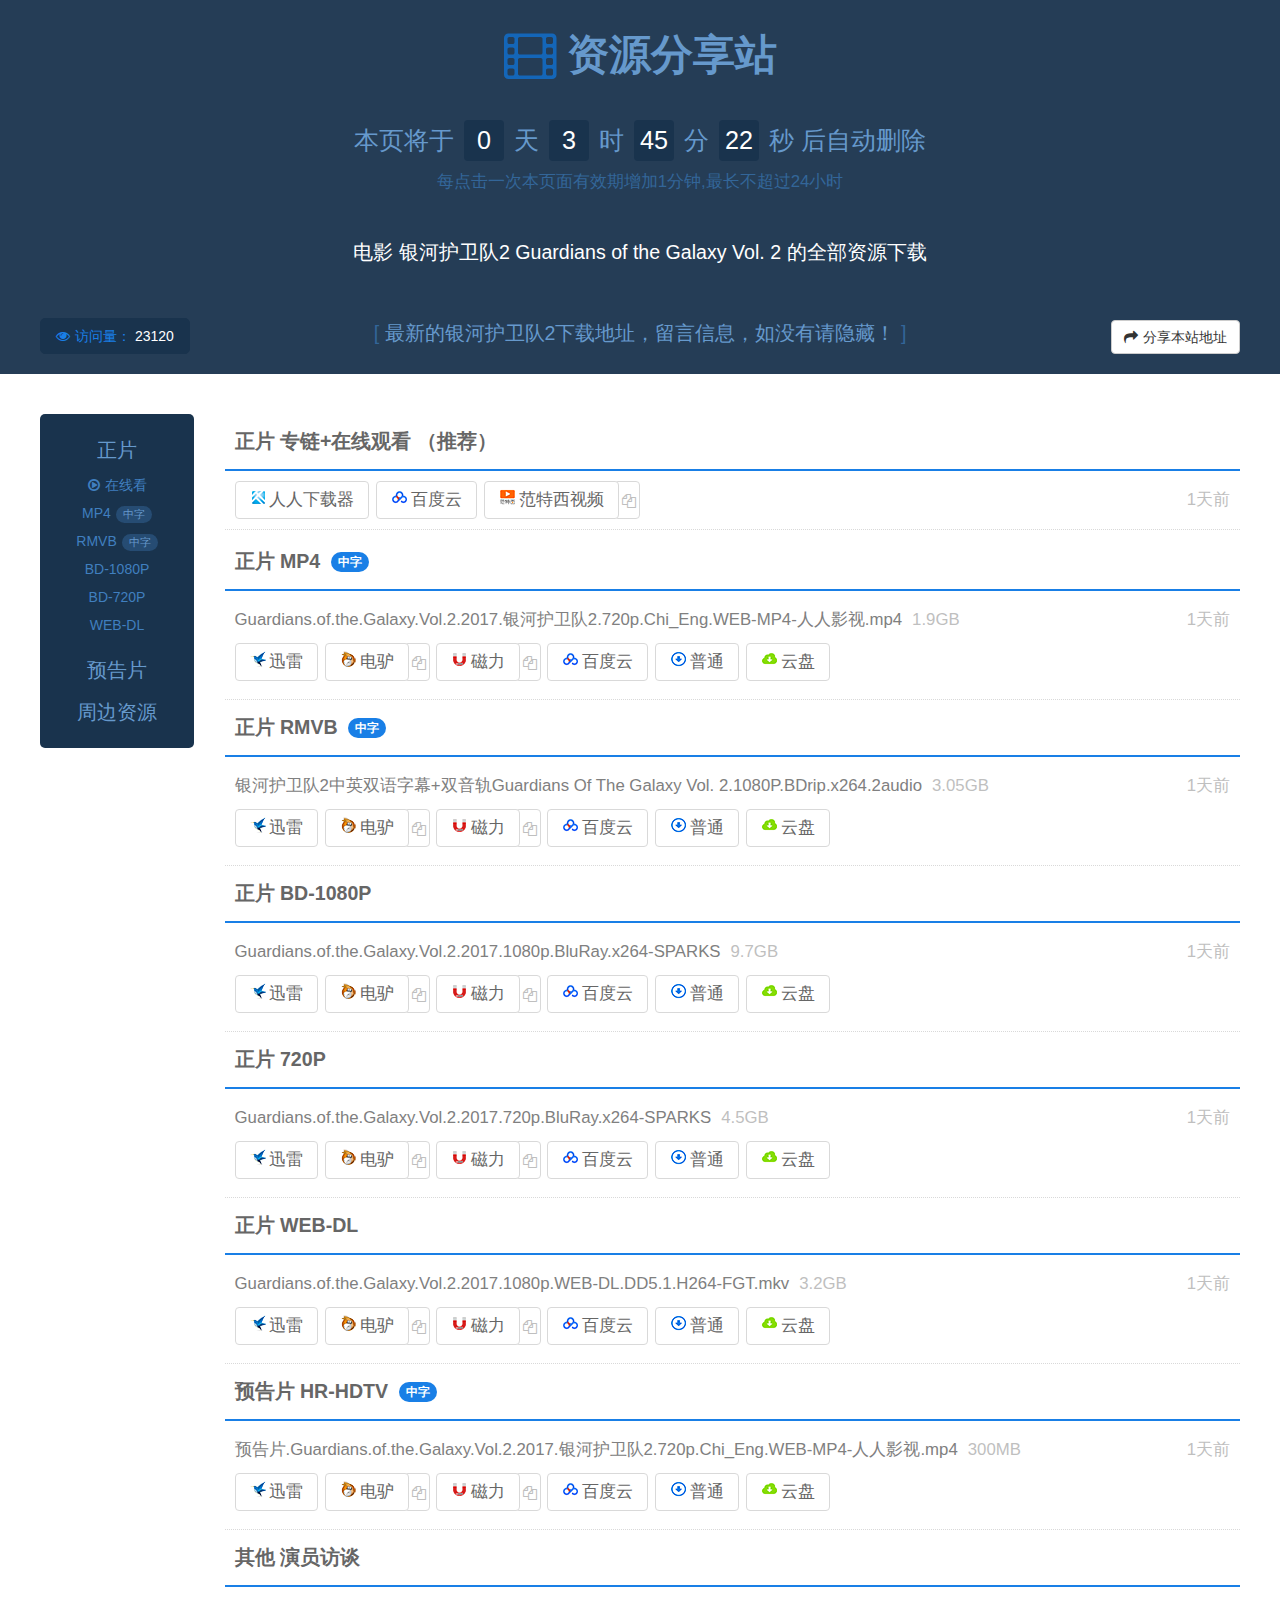
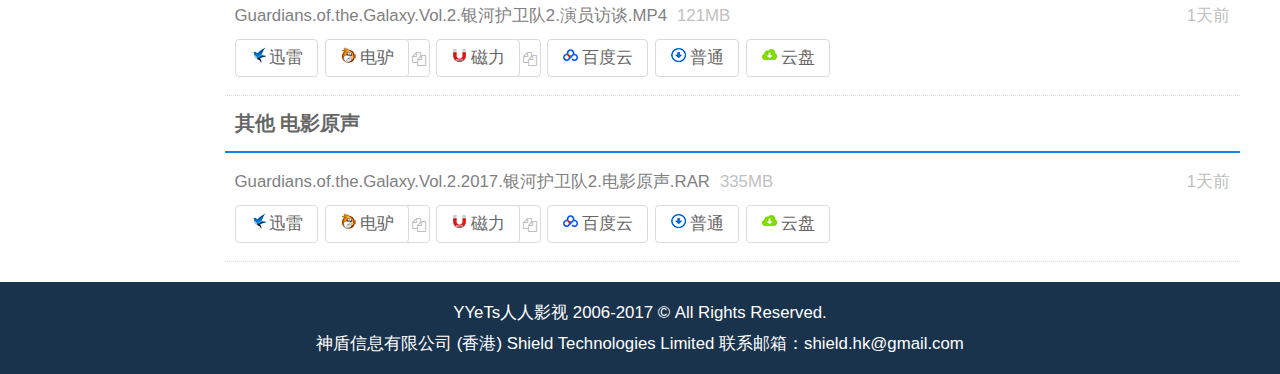
<file: template/down-list-film.html>
<!DOCTYPE html>
<html>
<head>
<meta charset="utf-8">
<title>down-list</title>
<meta http-equiv="X-UA-Compatible" content="IE=edge">
<meta name="viewport" content="width=device-width, initial-scale=1.0">
<meta name="description" content="">
<meta name="author" content="">
<script src='../lib/3rd/jquery-1.11.1.min.js'></script>
<script src='../lib/3rd/chroma/chroma.js'></script>
<script src='../lib/aYin/aYin.js'></script>
<link rel='stylesheet' type='text/css' href='../lib/aYin/aYin.css'>
<script src='../lib/3rd/bootstrap/js/bootstrap.js'></script>
<link rel='stylesheet' type='text/css' href='../lib/3rd/bootstrap/css/bootstrap.css'>
<link rel='stylesheet' type='text/css' href='../lib/style/css/main.css'>
<link rel='stylesheet/less' type='text/css' href='../lib/style/css/down-list.less'/>
<script src='../lib/3rd/less/less.js'></script>
<style type="text/css">
</style>
<style type="text/less">

</style>
</head>
<body class="view-flat view-film">
	<!---------header------------>
    <header class="ui-header">
    		<div class="ui-limit">
    			<div class="logo-wrapper">
    				<div class="logo"></div>
    				<div class="desc">资源分享站</div>
    			</div>
    			<div class="btn-group" role="group" aria-label="...">
			  <button type="button" class="btn btn-default"><i class="fa fa-share"></i>分享本站地址</button>
			  <button type="button" class="btn btn-danger btn-toggle-view"><i class="fa fa-th-list"></i>切换为平铺视图</button>
			</div>
			<div class="view-count">
				<span class="desc"><i class="fa fa-eye"></i>访问量：</span>
				<span class="count">23120</span>
			</div>
			<div class="count-down">
				<p class="minfo">
					本页将于<span class="count">0</span>天<span class="count">3</span>时<span class="count">45</span>分<span class="count">22</span>秒 后自动删除
				</p>
				<p class="sinfo">每点击一次本页面有效期增加1分钟,最长不超过24小时</p>
			</div>
			<p class="film-title">
				<span class="type">电影</span>
				<span class="name-chs">银河护卫队2</span>
				<span class="name-eng">Guardians of the Galaxy Vol. 2</span>
				<span class="desc">的全部资源下载</span>
			</p>
			<p class="share-info">
				最新的银河护卫队2下载地址，留言信息，如没有请隐藏！<!--如果太长，会省略。没有人关心此信息。-->
			</p>
    		</div>
	</header>
	<div class="ui-content">
		<div class="ui-limit">
			<div class="row row-content">
				<!---------资讯类------------>
				<div class="col-box col-sidebar">
					<div class="sidebar-warpper">
						<ul class="tab-header tab-side"  role="tablist">
						  <li  role="presentation" class="active">
						  	<a href="#sidetab-01" aria-controls="sidetab-01" role="tab" data-toggle="tab">正片</a>
						  	<ul class="tab-header tab-info"  role="tablist">
							  <li  role="presentation"><a href="#tab-g1-01" aria-controls="tab-g1-01" role="tab" data-toggle="tab"><i class="fa fa-play-circle-o"></i>在线看</a></li>
							  <li role="presentation" class="active"><a href="#tab-g1-02" aria-controls="tab-g1-02" role="tab" data-toggle="tab">MP4<span class="badge">中字</span></a></li>
							  <li role="presentation"><a href="#tab-g1-03" aria-controls="tab-g1-03" role="tab" data-toggle="tab">RMVB<span class="badge">中字</span></a></li>
							  <li role="presentation"><a href="#tab-g1-04" aria-controls="tab-g1-04" role="tab" data-toggle="tab">BD-1080P</a></li>
							  <li role="presentation"><a href="#tab-g1-05" aria-controls="tab-g1-05" role="tab" data-toggle="tab">BD-720P</a></li>
							  <li role="presentation"><a href="#tab-g1-06" aria-controls="tab-g1-06" role="tab" data-toggle="tab">WEB-DL</a></li>
						    </ul>
						  </li>
						  <li role="presentation">
						  	<a href="#sidetab-02" aria-controls="sidetab-02" role="tab" data-toggle="tab">预告片</a>
						  	<ul class="tab-header tab-info"  role="tablist">
							  <li role="presentation" class="active"><a href="#tab-g2-01" aria-controls="tab-g2-01" role="tab" data-toggle="tab">HR-HDTV<span class="badge">中字</span></a></li>
						    </ul>
						  </li>
						  <li role="presentation">
						  	<a href="#sidetab-03" aria-controls="sidetab-03" role="tab" data-toggle="tab">周边资源</a>
						  	<ul class="tab-header tab-info"  role="tablist">
							  <li role="presentation" class="active"><a href="#tab-g3-01" aria-controls="tab-g3-01" role="tab" data-toggle="tab">电影原声</span></a></li>
							  <li role="presentation" class="active"><a href="#tab-g3-02" aria-controls="tab-g3-02" role="tab" data-toggle="tab">演员访谈</span></a></li>
						    </ul>
						  </li>
						  
					    </ul>
					</div>
				</div>
				<div class="col-box col-infomation">
					<div class="tab-content info-content">
						<div role="tabpanel" class="tab-pane active" id="sidetab-01">
							<ul class="tab-header tab-info"  role="tablist">
							  <li  role="presentation"><a href="#tab-g1-01" aria-controls="tab-g1-01" role="tab" data-toggle="tab"><i class="fa fa-play-circle-o"></i>在线看</a></li>
							  <li role="presentation" class="active"><a href="#tab-g1-02" aria-controls="tab-g1-02" role="tab" data-toggle="tab">MP4<span class="badge">中字</span></a></li>
							  <li role="presentation"><a href="#tab-g1-03" aria-controls="tab-g1-03" role="tab" data-toggle="tab">RMVB<span class="badge">中字</span></a></li>
							  <li role="presentation"><a href="#tab-g1-04" aria-controls="tab-g1-04" role="tab" data-toggle="tab">BD-1080P</a></li>
							  <li role="presentation"><a href="#tab-g1-05" aria-controls="tab-g1-05" role="tab" data-toggle="tab">BD-720P</a></li>
							  <li role="presentation"><a href="#tab-g1-06" aria-controls="tab-g1-06" role="tab" data-toggle="tab">WEB-DL</a></li>
						    </ul>
						    <div class="tab-content info-content">
						    		<div role="tabpanel" class="tab-pane" id="tab-g1-01">
									<div class="infobar">正片 专链+在线观看 （推荐）</div>
									<ul class="down-list">
										<li>
											<div class="title">
												<ul class="down-links">
													<li>
														<button class="btn">
															<div class="down-img down-img-yyets"></div>
															<p class="desc">人人下载器</p>
														</button>
													</li>
													<li>
														<button class="btn">
															<div class="down-img down-img-baidu"></div>
															<p class="desc">百度云</p>
														</button>
													</li>
													<li>
														<button class="btn">
															<div class="down-img down-img-fantasy"></div>
															<p class="desc">范特西视频</p>
														</button>
														<div class="copy-link" title="复制链接"></div>
													</li>
												</ul>
												<span class="date">1天前</span>
											</div>
										</li>
									</ul>
								</div>
						    		<div role="tabpanel" class="tab-pane active" id="tab-g1-02">
						    			<div class="infobar">正片 MP4 <span class="badge">中字</span></div>
									<ul class="down-list">
										<li>
											<div class="title">
												<span class="filename">Guardians.of.the.Galaxy.Vol.2.2017.银河护卫队2.720p.Chi_Eng.WEB-MP4-人人影视.mp4</span>
												<span class="filesize">1.9GB</span>
												<span class="date">1天前</span>
											</div>
											<ul class="down-links">
												<li>
													<button class="btn">
														<div class="down-img down-img-thunder"></div>
														<p class="desc">迅雷</p>
													</button>
												</li>
												<li>
													<button class="btn">
														<div class="down-img down-img-emule"></div>
														<p class="desc">电驴</p>
													</button>
													<div class="copy-link" title="复制链接"></div>
												</li>
												<li>
													<button class="btn">
														<div class="down-img down-img-magent"></div>
														<p class="desc">磁力</p>
													</button>
													<div class="copy-link" title="复制链接"></div>
												</li>
												<li>
													<button class="btn">
														<div class="down-img down-img-baidu"></div>
														<p class="desc">百度云</p>
													</button>
												</li>
												<li>
													<button class="btn">
														<div class="down-img down-img-default"></div>
														<p class="desc">普通</p>
													</button>
												</li>
												<li>
													<button class="btn">
														<div class="down-img down-img-cloud"></div>
														<p class="desc">云盘</p>
													</button>
												</li>
											</ul>
										</li>
									</ul>
								</div>
						    		<div role="tabpanel" class="tab-pane" id="tab-g1-03">
									<div class="infobar">正片 RMVB <span class="badge">中字</span></div>
									<ul class="down-list">
										<li>
											<div class="title">
												<span class="filename">银河护卫队2中英双语字幕+双音轨Guardians Of The Galaxy Vol. 2.1080P.BDrip.x264.2audio</span>
												<span class="filesize">3.05GB</span>
												<span class="date">1天前</span>
											</div>
											<ul class="down-links">
												<li>
													<button class="btn">
														<div class="down-img down-img-thunder"></div>
														<p class="desc">迅雷</p>
													</button>
												</li>
												<li>
													<button class="btn">
														<div class="down-img down-img-emule"></div>
														<p class="desc">电驴</p>
													</button>
													<div class="copy-link" title="复制链接"></div>
												</li>
												<li>
													<button class="btn">
														<div class="down-img down-img-magent"></div>
														<p class="desc">磁力</p>
													</button>
													<div class="copy-link" title="复制链接"></div>
												</li>
												<li>
													<button class="btn">
														<div class="down-img down-img-baidu"></div>
														<p class="desc">百度云</p>
													</button>
												</li>
												<li>
													<button class="btn">
														<div class="down-img down-img-default"></div>
														<p class="desc">普通</p>
													</button>
												</li>
												<li>
													<button class="btn">
														<div class="down-img down-img-cloud"></div>
														<p class="desc">云盘</p>
													</button>
												</li>
											</ul>
										</li>
									</ul>
								</div>
						    		<div role="tabpanel" class="tab-pane" id="tab-g1-04">
									<div class="infobar">正片 BD-1080P</div>
									<ul class="down-list">
										<li>
											<div class="title">
												<span class="filename">Guardians.of.the.Galaxy.Vol.2.2017.1080p.BluRay.x264-SPARKS</span>
												<span class="filesize">9.7GB</span>
												<span class="date">1天前</span>
											</div>
											<ul class="down-links">
												<li>
													<button class="btn">
														<div class="down-img down-img-thunder"></div>
														<p class="desc">迅雷</p>
													</button>
												</li>
												<li>
													<button class="btn">
														<div class="down-img down-img-emule"></div>
														<p class="desc">电驴</p>
													</button>
													<div class="copy-link" title="复制链接"></div>
												</li>
												<li>
													<button class="btn">
														<div class="down-img down-img-magent"></div>
														<p class="desc">磁力</p>
													</button>
													<div class="copy-link" title="复制链接"></div>
												</li>
												<li>
													<button class="btn">
														<div class="down-img down-img-baidu"></div>
														<p class="desc">百度云</p>
													</button>
												</li>
												<li>
													<button class="btn">
														<div class="down-img down-img-default"></div>
														<p class="desc">普通</p>
													</button>
												</li>
												<li>
													<button class="btn">
														<div class="down-img down-img-cloud"></div>
														<p class="desc">云盘</p>
													</button>
												</li>
											</ul>
										</li>
									</ul>
								</div>
						    		<div role="tabpanel" class="tab-pane" id="tab-g1-05">
									<div class="infobar">正片 720P</div>
									<ul class="down-list">
										<li>
											<div class="title">
												<span class="filename">Guardians.of.the.Galaxy.Vol.2.2017.720p.BluRay.x264-SPARKS</span>
												<span class="filesize">4.5GB</span>
												<span class="date">1天前</span>
											</div>
											<ul class="down-links">
												<li>
													<button class="btn">
														<div class="down-img down-img-thunder"></div>
														<p class="desc">迅雷</p>
													</button>
												</li>
												<li>
													<button class="btn">
														<div class="down-img down-img-emule"></div>
														<p class="desc">电驴</p>
													</button>
													<div class="copy-link" title="复制链接"></div>
												</li>
												<li>
													<button class="btn">
														<div class="down-img down-img-magent"></div>
														<p class="desc">磁力</p>
													</button>
													<div class="copy-link" title="复制链接"></div>
												</li>
												<li>
													<button class="btn">
														<div class="down-img down-img-baidu"></div>
														<p class="desc">百度云</p>
													</button>
												</li>
												<li>
													<button class="btn">
														<div class="down-img down-img-default"></div>
														<p class="desc">普通</p>
													</button>
												</li>
												<li>
													<button class="btn">
														<div class="down-img down-img-cloud"></div>
														<p class="desc">云盘</p>
													</button>
												</li>
											</ul>
										</li>
									</ul>
								</div>
						    		<div role="tabpanel" class="tab-pane" id="tab-g1-06">
									<div class="infobar">正片 WEB-DL</div>
									<ul class="down-list">
										<li>
											<div class="title">
												<span class="filename">Guardians.of.the.Galaxy.Vol.2.2017.1080p.WEB-DL.DD5.1.H264-FGT.mkv</span>
												<span class="filesize">3.2GB</span>
												<span class="date">1天前</span>
											</div>
											<ul class="down-links">
												<li>
													<button class="btn">
														<div class="down-img down-img-thunder"></div>
														<p class="desc">迅雷</p>
													</button>
												</li>
												<li>
													<button class="btn">
														<div class="down-img down-img-emule"></div>
														<p class="desc">电驴</p>
													</button>
													<div class="copy-link" title="复制链接"></div>
												</li>
												<li>
													<button class="btn">
														<div class="down-img down-img-magent"></div>
														<p class="desc">磁力</p>
													</button>
													<div class="copy-link" title="复制链接"></div>
												</li>
												<li>
													<button class="btn">
														<div class="down-img down-img-baidu"></div>
														<p class="desc">百度云</p>
													</button>
												</li>
												<li>
													<button class="btn">
														<div class="down-img down-img-default"></div>
														<p class="desc">普通</p>
													</button>
												</li>
												<li>
													<button class="btn">
														<div class="down-img down-img-cloud"></div>
														<p class="desc">云盘</p>
													</button>
												</li>
											</ul>
										</li>
									</ul>
								</div>
						    </div>
						</div>
						<div role="tabpanel" class="tab-pane" id="sidetab-02">
							<div class="tab-content info-content">
								<div role="tabpanel" class="tab-pane" id="tab-g2-01">
									<div class="infobar">预告片 HR-HDTV <span class="badge">中字</span></div>
									<ul class="down-list">
										<li>
											<div class="title">
												<span class="filename">预告片.Guardians.of.the.Galaxy.Vol.2.2017.银河护卫队2.720p.Chi_Eng.WEB-MP4-人人影视.mp4</span>
												<span class="filesize">300MB</span>
												<span class="date">1天前</span>
											</div>
											<ul class="down-links">
												<li>
													<button class="btn">
														<div class="down-img down-img-thunder"></div>
														<p class="desc">迅雷</p>
													</button>
												</li>
												<li>
													<button class="btn">
														<div class="down-img down-img-emule"></div>
														<p class="desc">电驴</p>
													</button>
													<div class="copy-link" title="复制链接"></div>
												</li>
												<li>
													<button class="btn">
														<div class="down-img down-img-magent"></div>
														<p class="desc">磁力</p>
													</button>
													<div class="copy-link" title="复制链接"></div>
												</li>
												<li>
													<button class="btn">
														<div class="down-img down-img-baidu"></div>
														<p class="desc">百度云</p>
													</button>
												</li>
												<li>
													<button class="btn">
														<div class="down-img down-img-default"></div>
														<p class="desc">普通</p>
													</button>
												</li>
												<li>
													<button class="btn">
														<div class="down-img down-img-cloud"></div>
														<p class="desc">云盘</p>
													</button>
												</li>
											</ul>
										</li>
									</ul>
								</div>
							</div>
						</div>
						<div role="tabpanel" class="tab-pane" id="sidetab-03">
							<div class="tab-content info-content">
								<div role="tabpanel" class="tab-pane" id="tab-g3-01">
									<div class="infobar">其他 演员访谈</div>
									<ul class="down-list">
										<li>
											<div class="title">
												<span class="filename">Guardians.of.the.Galaxy.Vol.2.银河护卫队2.演员访谈.MP4</span>
												<span class="filesize">121MB</span>
												<span class="date">1天前</span>
											</div>
											<ul class="down-links">
												<li>
													<button class="btn">
														<div class="down-img down-img-thunder"></div>
														<p class="desc">迅雷</p>
													</button>
												</li>
												<li>
													<button class="btn">
														<div class="down-img down-img-emule"></div>
														<p class="desc">电驴</p>
													</button>
													<div class="copy-link" title="复制链接"></div>
												</li>
												<li>
													<button class="btn">
														<div class="down-img down-img-magent"></div>
														<p class="desc">磁力</p>
													</button>
													<div class="copy-link" title="复制链接"></div>
												</li>
												<li>
													<button class="btn">
														<div class="down-img down-img-baidu"></div>
														<p class="desc">百度云</p>
													</button>
												</li>
												<li>
													<button class="btn">
														<div class="down-img down-img-default"></div>
														<p class="desc">普通</p>
													</button>
												</li>
												<li>
													<button class="btn">
														<div class="down-img down-img-cloud"></div>
														<p class="desc">云盘</p>
													</button>
												</li>
											</ul>
										</li>
									</ul>
								</div>
								<div role="tabpanel" class="tab-pane" id="tab-g3-01">
									<div class="infobar">其他 电影原声</div>
									<ul class="down-list">
										<li>
											<div class="title">
												<span class="filename">Guardians.of.the.Galaxy.Vol.2.2017.银河护卫队2.电影原声.RAR</span>
												<span class="filesize">335MB</span>
												<span class="date">1天前</span>
											</div>
											<ul class="down-links">
												<li>
													<button class="btn">
														<div class="down-img down-img-thunder"></div>
														<p class="desc">迅雷</p>
													</button>
												</li>
												<li>
													<button class="btn">
														<div class="down-img down-img-emule"></div>
														<p class="desc">电驴</p>
													</button>
													<div class="copy-link" title="复制链接"></div>
												</li>
												<li>
													<button class="btn">
														<div class="down-img down-img-magent"></div>
														<p class="desc">磁力</p>
													</button>
													<div class="copy-link" title="复制链接"></div>
												</li>
												<li>
													<button class="btn">
														<div class="down-img down-img-baidu"></div>
														<p class="desc">百度云</p>
													</button>
												</li>
												<li>
													<button class="btn">
														<div class="down-img down-img-default"></div>
														<p class="desc">普通</p>
													</button>
												</li>
												<li>
													<button class="btn">
														<div class="down-img down-img-cloud"></div>
														<p class="desc">云盘</p>
													</button>
												</li>
											</ul>
										</li>
									</ul>
								</div>
							</div>
						</div>
					</div>
				</div>
			</div>
		</div>
	</div>
	
	
	
	
	<div class="ui-footer ui-footer-simple">
		<div class="copyright">
			<p>YYeTs人人影视 2006-2017 © All Rights Reserved.</p>
			<p>神盾信息有限公司 (香港) Shield Technologies Limited 联系邮箱：shield.hk@gmail.com</p>
		</div>
	</div>
	
	<div class="hidden">
		
	</div>
	
</body>
</html>
<script>
$(function(){
	//绑定A标签跳转链接
	//document.getElementById("divId").scrollIntoView();
	$(".tab-side").find("a").on("click",function(){
		var str = this.href;  
		//str = str.match(/^aaa(\S*)fff/)[1];  
		str = str.match(/#.*?$/).toString(); 
		if($("body").hasClass("view-flat")){
			if($("html").hasClass("mozilla")){
				str=str.replace(/#/, "")
				document.getElementById(str).scrollIntoView();
			}else{
				$('body').animate({scrollTop: $(str).offset().top-30}, 1000);
			}
		}
	})
	$(window).scroll(function(){
		//alert($(window).scrollTop());
		if($(window).scrollTop()>360){
			$(".tab-side").addClass("tab-side-fixed");
		}else{
			$(".tab-side").removeClass("tab-side-fixed");
		}
	})
	
	$(".btn-toggle-view").click(function(){
		var fa=$(this).find(".fa");
		if(fa.hasClass("fa-th-list")){
			$(this).html("<i class='fa fa-th'></i>切换为标签视图");
			$("body").removeClass("view-tabs").addClass("view-flat");
		}else{
			$(this).html("<i class='fa fa-th-list'></i>切换为平铺视图");
			$("body").removeClass("view-flat").addClass("view-tabs");
		}
	})
	
})


$(window).load(function(){
	
});

</script>
</file>
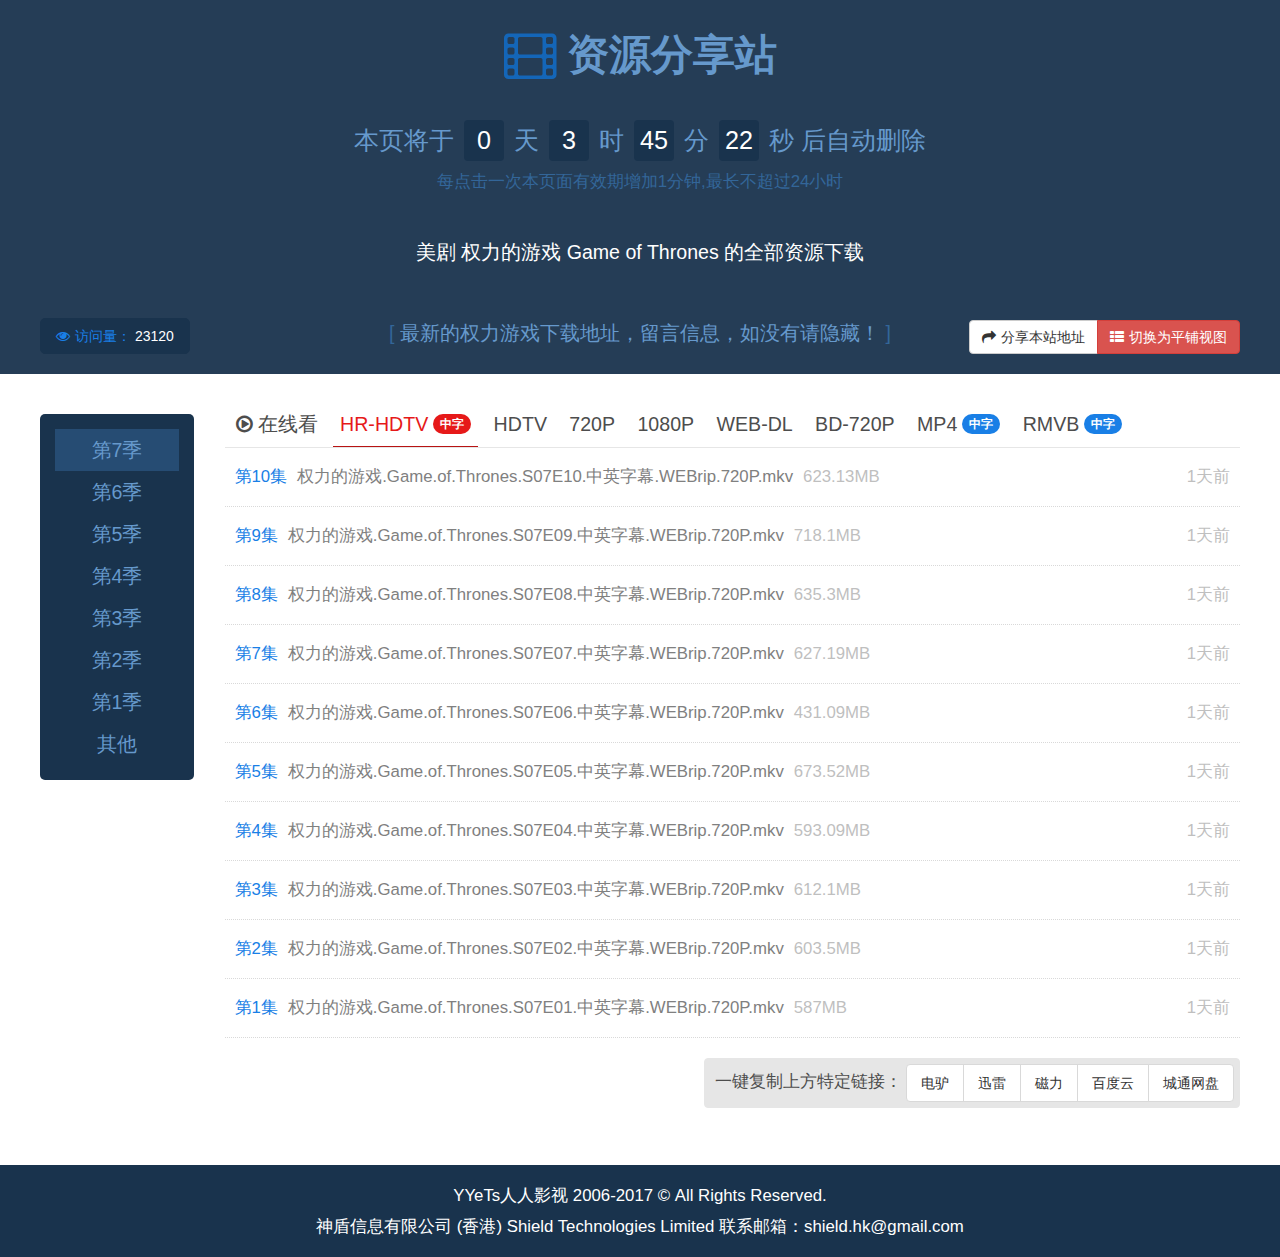
<file: template/down-list-tvshow.html>
<!DOCTYPE html>
<html>
<head>
<meta charset="utf-8">
<title>down-list</title>
<meta http-equiv="X-UA-Compatible" content="IE=edge">
<meta name="viewport" content="width=device-width, initial-scale=1.0">
<meta name="description" content="">
<meta name="author" content="">
<script src='../lib/3rd/jquery-1.11.1.min.js'></script>
<script src='../lib/3rd/chroma/chroma.js'></script>
<script src='../lib/aYin/aYin.js'></script>
<link rel='stylesheet' type='text/css' href='../lib/aYin/aYin.css'>
<script src='../lib/3rd/bootstrap/js/bootstrap.js'></script>
<link rel='stylesheet' type='text/css' href='../lib/3rd/bootstrap/css/bootstrap.css'>
<link rel='stylesheet' type='text/css' href='../lib/style/css/main.css'>
<link rel='stylesheet/less' type='text/css' href='../lib/style/css/down-list.less'/>
<script src='../lib/3rd/less/less.js'></script>
<style type="text/css">
</style>
<style type="text/less">

</style>
</head>
<body class="view-tabs">
	<!---------header------------>
    <header class="ui-header">
    		<div class="ui-limit">
    			<div class="logo-wrapper">
    				<div class="logo"></div>
    				<div class="desc">资源分享站</div>
    			</div>
    			<div class="btn-group" role="group" aria-label="...">
			  <button type="button" class="btn btn-default"><i class="fa fa-share"></i>分享本站地址</button>
			  <button type="button" class="btn btn-danger btn-toggle-view"><i class="fa fa-th-list"></i>切换为平铺视图</button>
			</div>
			<div class="view-count">
				<span class="desc"><i class="fa fa-eye"></i>访问量：</span>
				<span class="count">23120</span>
			</div>
			<div class="count-down">
				<p class="minfo">
					本页将于<span class="count">0</span>天<span class="count">3</span>时<span class="count">45</span>分<span class="count">22</span>秒 后自动删除
				</p>
				<p class="sinfo">每点击一次本页面有效期增加1分钟,最长不超过24小时</p>
			</div>
			<p class="film-title">
				<span class="type">美剧</span>
				<span class="name-chs">权力的游戏</span>
				<span class="name-eng">Game of Thrones</span>
				<span class="desc">的全部资源下载</span>
			</p>
			<p class="share-info">
				最新的权力游戏下载地址，留言信息，如没有请隐藏！<!--如果太长，会省略。没有人关心此信息。-->
			</p>
    		</div>
	</header>
	<div class="ui-content">
		<div class="ui-limit">
			<div class="row row-content">
				<!---------资讯类------------>
				<div class="col-box col-sidebar">
					<div class="sidebar-warpper">
						<ul class="tab-header tab-side"  role="tablist">
						  <li  role="presentation" class="active">
						  	<a href="#sidetab-01" aria-controls="sidetab-01" role="tab" data-toggle="tab">第7季</a>
						  	<ul class="tab-header tab-info"  role="tablist">
							  <li  role="presentation"><a href="#tab-g1-01" aria-controls="tab-g1-01" role="tab" data-toggle="tab"><i class="fa fa-play-circle-o"></i>在线看</a></li>
							  <li role="presentation" class="active"><a href="#tab-g1-02" aria-controls="tab-g1-02" role="tab" data-toggle="tab">HR-HDTV<span class="badge">中字</span></a></li>
							  <li role="presentation"><a href="#tab-g1-03" aria-controls="tab-g1-03" role="tab" data-toggle="tab">HDTV</a></li>
							  <li role="presentation"><a href="#tab-g1-04" aria-controls="tab-g1-04" role="tab" data-toggle="tab">720P</a></li>
							  <li role="presentation"><a href="#tab-g1-05" aria-controls="tab-g1-05" role="tab" data-toggle="tab">1080P</a></li>
							  <li role="presentation"><a href="#tab-g1-06" aria-controls="tab-g1-06" role="tab" data-toggle="tab">WEB-DL</a></li>
							  <li role="presentation"><a href="#tab-g1-07" aria-controls="tab-g1-07" role="tab" data-toggle="tab">BD-720P</a></li>
							  <li role="presentation"><a href="#tab-g1-08" aria-controls="tab-g1-08" role="tab" data-toggle="tab">MP4<span class="badge">中字</span></a></li>
							  <li role="presentation"><a href="#tab-g1-09" aria-controls="tab-g1-09" role="tab" data-toggle="tab">RMVB<span class="badge">中字</span></a></li>
						    </ul>
						  </li>
						  <li role="presentation">
						  	<a href="#sidetab-02" aria-controls="sidetab-02" role="tab" data-toggle="tab">第6季</a>
						  	<ul class="tab-header tab-info"  role="tablist">
							  <li  role="presentation"><a href="#tab-g2-01" aria-controls="tab-g2-01" role="tab" data-toggle="tab"><i class="fa fa-play-circle-o"></i>在线看</a></li>
							  <li role="presentation" class="active"><a href="#tab-g2-02" aria-controls="tab-g2-02" role="tab" data-toggle="tab">HR-HDTV<span class="badge">中字</span></a></li>
							  <li role="presentation"><a href="#tab-g2-03" aria-controls="tab-g2-03" role="tab" data-toggle="tab">HDTV</a></li>
							  <li role="presentation"><a href="#tab-g2-04" aria-controls="tab-g2-04" role="tab" data-toggle="tab">720P</a></li>
							  <li role="presentation"><a href="#tab-g2-05" aria-controls="tab-g2-05" role="tab" data-toggle="tab">1080P</a></li>
							  <li role="presentation"><a href="#tab-g2-06" aria-controls="tab-g2-06" role="tab" data-toggle="tab">WEB-DL</a></li>
							  <li role="presentation"><a href="#tab-g2-07" aria-controls="tab-g2-07" role="tab" data-toggle="tab">BD-720P</a></li>
							  <li role="presentation"><a href="#tab-g2-08" aria-controls="tab-g2-08" role="tab" data-toggle="tab">MP4<span class="badge">中字</span></a></li>
							  <li role="presentation"><a href="#tab-g2-09" aria-controls="tab-g2-09" role="tab" data-toggle="tab">RMVB<span class="badge">中字</span></a></li>
						    </ul>
						  </li>
						  <li role="presentation">
						  	<a href="#sidetab-03" aria-controls="sidetab-03" role="tab" data-toggle="tab">第5季</a>
						  	<!--<ul class="tab-header tab-info"  role="tablist">请自行添加-->
						  </li>
						  <li role="presentation">
						  	<a href="#sidetab-04" aria-controls="sidetab-04" role="tab" data-toggle="tab">第4季</a></li>
						  	<!--<ul class="tab-header tab-info"  role="tablist">请自行添加-->
						  <li role="presentation">
						  	<a href="#sidetab-05" aria-controls="sidetab-05" role="tab" data-toggle="tab">第3季</a>
						  	<!--<ul class="tab-header tab-info"  role="tablist">请自行添加-->
						  </li>
						  <li role="presentation">
						  	<a href="#sidetab-06" aria-controls="sidetab-06" role="tab" data-toggle="tab">第2季</a>
						  	<!--<ul class="tab-header tab-info"  role="tablist">请自行添加-->
						  </li>
						  <li role="presentation">
						  	<a href="#sidetab-07" aria-controls="sidetab-07" role="tab" data-toggle="tab">第1季</a>
						  	<!--<ul class="tab-header tab-info"  role="tablist">请自行添加-->
						  </li>
						  <li role="presentation">
						  	<a href="#sidetab-08" aria-controls="sidetab-08" role="tab" data-toggle="tab">其他</a>
						  	<!--<ul class="tab-header tab-info"  role="tablist">请自行添加-->
						  </li>
					    </ul>
					</div>
				</div>
				<div class="col-box col-infomation">
					<div class="tab-content info-content">
						<div role="tabpanel" class="tab-pane active" id="sidetab-01">
							<ul class="tab-header tab-info"  role="tablist">
							  <li  role="presentation"><a href="#tab-g1-01" aria-controls="tab-g1-01" role="tab" data-toggle="tab"><i class="fa fa-play-circle-o"></i>在线看</a></li>
							  <li role="presentation" class="active"><a href="#tab-g1-02" aria-controls="tab-g1-02" role="tab" data-toggle="tab">HR-HDTV<span class="badge">中字</span></a></li>
							  <li role="presentation"><a href="#tab-g1-03" aria-controls="tab-g1-03" role="tab" data-toggle="tab">HDTV</a></li>
							  <li role="presentation"><a href="#tab-g1-04" aria-controls="tab-g1-04" role="tab" data-toggle="tab">720P</a></li>
							  <li role="presentation"><a href="#tab-g1-05" aria-controls="tab-g1-05" role="tab" data-toggle="tab">1080P</a></li>
							  <li role="presentation"><a href="#tab-g1-06" aria-controls="tab-g1-06" role="tab" data-toggle="tab">WEB-DL</a></li>
							  <li role="presentation"><a href="#tab-g1-07" aria-controls="tab-g1-07" role="tab" data-toggle="tab">BD-720P</a></li>
							  <li role="presentation"><a href="#tab-g1-08" aria-controls="tab-g1-08" role="tab" data-toggle="tab">MP4<span class="badge">中字</span></a></li>
							  <li role="presentation"><a href="#tab-g1-09" aria-controls="tab-g1-09" role="tab" data-toggle="tab">RMVB<span class="badge">中字</span></a></li>
						    </ul>
						    <div class="tab-content info-content">
						    		<div role="tabpanel" class="tab-pane" id="tab-g1-01">
									<div class="infobar">第7季 专链+在线观看 （推荐）</div>
									<ul class="down-list">
										<li>
											<div class="title">
												<span class="episode">第10集</span> 
												<ul class="down-links">
													<li>
														<button class="btn">
															<div class="down-img down-img-yyets"></div>
															<p class="desc">人人下载器</p>
														</button>
													</li>
													<li>
														<button class="btn">
															<div class="down-img down-img-baidu"></div>
															<p class="desc">百度云</p>
														</button>
													</li>
													<li>
														<button class="btn">
															<div class="down-img down-img-fantasy"></div>
															<p class="desc">范特西视频</p>
														</button>
														<div class="copy-link" title="复制链接"></div>
													</li>
												</ul>
												<span class="date">1天前</span>
											</div>
										</li>
										<li>
											<div class="title">
												<span class="episode">第9集</span> 
												<ul class="down-links">
													<li>
														<button class="btn">
															<div class="down-img down-img-yyets"></div>
															<p class="desc">人人下载器</p>
														</button>
													</li>
													<li>
														<button class="btn">
															<div class="down-img down-img-baidu"></div>
															<p class="desc">百度云</p>
														</button>
													</li>
													<li>
														<button class="btn">
															<div class="down-img down-img-tencent"></div>
															<p class="desc">腾讯视频</p>
														</button>
													</li>
													<li>
														<button class="btn">
															<div class="down-img down-img-fantasy"></div>
															<p class="desc">范特西视频</p>
														</button>
														<div class="copy-link" title="复制链接"></div>
													</li>
												</ul>
												<span class="date">1天前</span>
											</div>
										</li>
										<li>
											<div class="title">
												<span class="episode">第8集</span> 
												<ul class="down-links">
													<li>
														<button class="btn">
															<div class="down-img down-img-yyets"></div>
															<p class="desc">人人下载器</p>
														</button>
													</li>
													<li>
														<button class="btn">
															<div class="down-img down-img-tencent"></div>
															<p class="desc">腾讯视频</p>
														</button>
													</li>
													<li>
														<button class="btn">
															<div class="down-img down-img-fantasy"></div>
															<p class="desc">范特西视频</p>
														</button>
														<div class="copy-link" title="复制链接"></div>
													</li>
												</ul>
												<span class="date">1天前</span>
											</div>
										</li>
										<li>
											<div class="title">
												<span class="episode">第7集</span> 
												<ul class="down-links">
													<li>
														<button class="btn">
															<div class="down-img down-img-yyets"></div>
															<p class="desc">人人下载器</p>
														</button>
													</li>
													<li>
														<button class="btn">
															<div class="down-img down-img-baidu"></div>
															<p class="desc">百度云</p>
														</button>
													</li>
													<li>
														<button class="btn">
															<div class="down-img down-img-tencent"></div>
															<p class="desc">腾讯视频</p>
														</button>
													</li>
												</ul>
												<span class="date">1天前</span>
											</div>
										</li>
										<li>
											<div class="title">
												<span class="episode">第6集</span> 
												<ul class="down-links">
													<li>
														<button class="btn">
															<div class="down-img down-img-yyets"></div>
															<p class="desc">人人下载器</p>
														</button>
													</li>
													<li>
														<button class="btn">
															<div class="down-img down-img-baidu"></div>
															<p class="desc">百度云</p>
														</button>
													</li>
													<li>
														<button class="btn">
															<div class="down-img down-img-tencent"></div>
															<p class="desc">腾讯视频</p>
														</button>
													</li>
												</ul>
												<span class="date">1天前</span>
											</div>
										</li>
										<li>
											<div class="title">
												<span class="episode">第5集</span> 
												<ul class="down-links">
													<li>
														<button class="btn">
															<div class="down-img down-img-yyets"></div>
															<p class="desc">人人下载器</p>
														</button>
													</li>
													<li>
														<button class="btn">
															<div class="down-img down-img-baidu"></div>
															<p class="desc">百度云</p>
														</button>
													</li>
													<li>
														<button class="btn">
															<div class="down-img down-img-tencent"></div>
															<p class="desc">腾讯视频</p>
														</button>
													</li>
													<li>
														<button class="btn">
															<div class="down-img down-img-fantasy"></div>
															<p class="desc">范特西视频</p>
														</button>
														<div class="copy-link" title="复制链接"></div>
													</li>
												</ul>
												<span class="date">1天前</span>
											</div>
										</li>
										<li>
											<div class="title">
												<span class="episode">第4集</span> 
												<ul class="down-links">
													<li>
														<button class="btn">
															<div class="down-img down-img-yyets"></div>
															<p class="desc">人人下载器</p>
														</button>
													</li>
													<li>
														<button class="btn">
															<div class="down-img down-img-baidu"></div>
															<p class="desc">百度云</p>
														</button>
													</li>
													<li>
														<button class="btn">
															<div class="down-img down-img-tencent"></div>
															<p class="desc">腾讯视频</p>
														</button>
													</li>
												</ul>
												<span class="date">1天前</span>
											</div>
										</li>
										<li>
											<div class="title">
												<span class="episode">第3集</span> 
												<ul class="down-links">
													<li>
														<button class="btn">
															<div class="down-img down-img-yyets"></div>
															<p class="desc">人人下载器</p>
														</button>
													</li>
													<li>
														<button class="btn">
															<div class="down-img down-img-tencent"></div>
															<p class="desc">腾讯视频</p>
														</button>
													</li>
													<li>
														<button class="btn">
															<div class="down-img down-img-fantasy"></div>
															<p class="desc">范特西视频</p>
														</button>
														<div class="copy-link" title="复制链接"></div>
													</li>
												</ul>
												<span class="date">1天前</span>
											</div>
										</li>
										<li>
											<div class="title">
												<span class="episode">第2集</span> 
												<ul class="down-links">
													<li>
														<button class="btn">
															<div class="down-img down-img-yyets"></div>
															<p class="desc">人人下载器</p>
														</button>
													</li>
													<li>
														<button class="btn">
															<div class="down-img down-img-tencent"></div>
															<p class="desc">腾讯视频</p>
														</button>
													</li>
													<li>
														<button class="btn">
															<div class="down-img down-img-fantasy"></div>
															<p class="desc">范特西视频</p>
														</button>
														<div class="copy-link" title="复制链接"></div>
													</li>
												</ul>
												<span class="date">1天前</span>
											</div>
										</li>
										<li>
											<div class="title">
												<span class="episode">第1集</span> 
												<ul class="down-links">
													<li>
														<button class="btn">
															<div class="down-img down-img-yyets"></div>
															<p class="desc">人人下载器</p>
														</button>
													</li>
													<li>
														<button class="btn">
															<div class="down-img down-img-baidu"></div>
															<p class="desc">百度云</p>
														</button>
													</li>
													<li>
														<button class="btn">
															<div class="down-img down-img-tencent"></div>
															<p class="desc">腾讯视频</p>
														</button>
													</li>
													<li>
														<button class="btn">
															<div class="down-img down-img-fantasy"></div>
															<p class="desc">范特西视频</p>
														</button>
														<div class="copy-link" title="复制链接"></div>
													</li>
												</ul>
												<span class="date">1天前</span>
											</div>
										</li>
										
									</ul>
								</div>
						    		<div role="tabpanel" class="tab-pane active" id="tab-g1-02">
						    			<div class="infobar">第7季 HR-HDTV <span class="badge">中字</span></div>
									<ul class="down-list">
										<li>
											<div class="title">
												<span class="episode">第10集</span> 
												<span class="filename">权力的游戏.Game.of.Thrones.S07E10.中英字幕.WEBrip.720P.mkv</span>
												<span class="filesize">623.13MB</span>
												<span class="date">1天前</span>
											</div>
											<ul class="down-links">
												<li>
													<button class="btn">
														<div class="down-img down-img-thunder"></div>
														<p class="desc">迅雷</p>
													</button>
												</li>
												<li>
													<button class="btn">
														<div class="down-img down-img-emule"></div>
														<p class="desc">电驴</p>
													</button>
													<div class="copy-link" title="复制链接"></div>
												</li>
												<li>
													<button class="btn">
														<div class="down-img down-img-magent"></div>
														<p class="desc">磁力</p>
													</button>
													<div class="copy-link" title="复制链接"></div>
												</li>
												<li>
													<button class="btn">
														<div class="down-img down-img-CT"></div>
														<p class="desc">城通网盘</p>
													</button>
												</li>
												<li>
													<button class="btn">
														<div class="down-img down-img-MI"></div>
														<p class="desc">小米路由</p>
													</button>
												</li>
											</ul>
										</li>
										<li>
											<div class="title">
												<span class="episode">第9集</span> 
												<span class="filename">权力的游戏.Game.of.Thrones.S07E09.中英字幕.WEBrip.720P.mkv</span>
												<span class="filesize">718.1MB</span>
												<span class="date">1天前</span>
											</div>
											<ul class="down-links">
												<li>
													<button class="btn">
														<div class="down-img down-img-thunder"></div>
														<p class="desc">迅雷</p>
													</button>
												</li>
												<li>
													<button class="btn">
														<div class="down-img down-img-emule"></div>
														<p class="desc">电驴</p>
													</button>
													<div class="copy-link" title="复制链接"></div>
												</li>
												<li>
													<button class="btn">
														<div class="down-img down-img-magent"></div>
														<p class="desc">磁力</p>
													</button>
													<div class="copy-link" title="复制链接"></div>
												</li>
												<li>
													<button class="btn">
														<div class="down-img down-img-baidu"></div>
														<p class="desc">百度云</p>
													</button>
												</li>
												<li>
													<button class="btn">
														<div class="down-img down-img-MI"></div>
														<p class="desc">小米路由</p>
													</button>
												</li>
											</ul>
										</li>
										<li>
											<div class="title">
												<span class="episode">第8集</span> 
												<span class="filename">权力的游戏.Game.of.Thrones.S07E08.中英字幕.WEBrip.720P.mkv</span>
												<span class="filesize">635.3MB</span>
												<span class="date">1天前</span>
											</div>
											<ul class="down-links">
												<li>
													<button class="btn">
														<div class="down-img down-img-thunder"></div>
														<p class="desc">迅雷</p>
													</button>
												</li>
												<li>
													<button class="btn">
														<div class="down-img down-img-emule"></div>
														<p class="desc">电驴</p>
													</button>
													<div class="copy-link" title="复制链接"></div>
												</li>
												<li>
													<button class="btn">
														<div class="down-img down-img-magent"></div>
														<p class="desc">磁力</p>
													</button>
													<div class="copy-link" title="复制链接"></div>
												</li>
												<li>
													<button class="btn">
														<div class="down-img down-img-CT"></div>
														<p class="desc">城通网盘</p>
													</button>
												</li>
												<li>
													<button class="btn">
														<div class="down-img down-img-MI"></div>
														<p class="desc">小米路由</p>
													</button>
												</li>
											</ul>
										</li>
										<li>
											<div class="title">
												<span class="episode">第7集</span> 
												<span class="filename">权力的游戏.Game.of.Thrones.S07E07.中英字幕.WEBrip.720P.mkv</span>
												<span class="filesize">627.19MB</span>
												<span class="date">1天前</span>
											</div>
											<ul class="down-links">
												<li>
													<button class="btn">
														<div class="down-img down-img-thunder"></div>
														<p class="desc">迅雷</p>
													</button>
												</li>
												<li>
													<button class="btn">
														<div class="down-img down-img-emule"></div>
														<p class="desc">电驴</p>
													</button>
													<div class="copy-link" title="复制链接"></div>
												</li>
												<li>
													<button class="btn">
														<div class="down-img down-img-magent"></div>
														<p class="desc">磁力</p>
													</button>
													<div class="copy-link" title="复制链接"></div>
												</li>
												<li>
													<button class="btn">
														<div class="down-img down-img-baidu"></div>
														<p class="desc">百度云</p>
													</button>
												</li>
												<li>
													<button class="btn">
														<div class="down-img down-img-MI"></div>
														<p class="desc">小米路由</p>
													</button>
												</li>
											</ul>
										</li>
										<li>
											<div class="title">
												<span class="episode">第6集</span> 
												<span class="filename">权力的游戏.Game.of.Thrones.S07E06.中英字幕.WEBrip.720P.mkv</span>
												<span class="filesize">431.09MB</span>
												<span class="date">1天前</span>
											</div>
											<ul class="down-links">
												<li>
													<button class="btn">
														<div class="down-img down-img-thunder"></div>
														<p class="desc">迅雷</p>
													</button>
												</li>
												<li>
													<button class="btn">
														<div class="down-img down-img-emule"></div>
														<p class="desc">电驴</p>
													</button>
													<div class="copy-link" title="复制链接"></div>
												</li>
												<li>
													<button class="btn">
														<div class="down-img down-img-magent"></div>
														<p class="desc">磁力</p>
													</button>
													<div class="copy-link" title="复制链接"></div>
												</li>
												<li>
													<button class="btn">
														<div class="down-img down-img-CT"></div>
														<p class="desc">城通网盘</p>
													</button>
												</li>
												<li>
													<button class="btn">
														<div class="down-img down-img-MI"></div>
														<p class="desc">小米路由</p>
													</button>
												</li>
											</ul>
										</li>
										<li>
											<div class="title">
												<span class="episode">第5集</span> 
												<span class="filename">权力的游戏.Game.of.Thrones.S07E05.中英字幕.WEBrip.720P.mkv</span>
												<span class="filesize">673.52MB</span>
												<span class="date">1天前</span>
											</div>
											<ul class="down-links">
												<li>
													<button class="btn">
														<div class="down-img down-img-thunder"></div>
														<p class="desc">迅雷</p>
													</button>
												</li>
												<li>
													<button class="btn">
														<div class="down-img down-img-emule"></div>
														<p class="desc">电驴</p>
													</button>
													<div class="copy-link" title="复制链接"></div>
												</li>
												<li>
													<button class="btn">
														<div class="down-img down-img-magent"></div>
														<p class="desc">磁力</p>
													</button>
													<div class="copy-link" title="复制链接"></div>
												</li>
												<li>
													<button class="btn">
														<div class="down-img down-img-baidu"></div>
														<p class="desc">百度云</p>
													</button>
												</li>
												<li>
													<button class="btn">
														<div class="down-img down-img-CT"></div>
														<p class="desc">城通网盘</p>
													</button>
												</li>
												<li>
													<button class="btn">
														<div class="down-img down-img-MI"></div>
														<p class="desc">小米路由</p>
													</button>
												</li>
											</ul>
										</li>
										<li>
											<div class="title">
												<span class="episode">第4集</span> 
												<span class="filename">权力的游戏.Game.of.Thrones.S07E04.中英字幕.WEBrip.720P.mkv</span>
												<span class="filesize">593.09MB</span>
												<span class="date">1天前</span>
											</div>
											<ul class="down-links">
												<li>
													<button class="btn">
														<div class="down-img down-img-thunder"></div>
														<p class="desc">迅雷</p>
													</button>
												</li>
												<li>
													<button class="btn">
														<div class="down-img down-img-emule"></div>
														<p class="desc">电驴</p>
													</button>
													<div class="copy-link" title="复制链接"></div>
												</li>
												<li>
													<button class="btn">
														<div class="down-img down-img-magent"></div>
														<p class="desc">磁力</p>
													</button>
													<div class="copy-link" title="复制链接"></div>
												</li>
												<li>
													<button class="btn">
														<div class="down-img down-img-baidu"></div>
														<p class="desc">百度云</p>
													</button>
												</li>
												<li>
													<button class="btn">
														<div class="down-img down-img-CT"></div>
														<p class="desc">城通网盘</p>
													</button>
												</li>
												<li>
													<button class="btn">
														<div class="down-img down-img-MI"></div>
														<p class="desc">小米路由</p>
													</button>
												</li>
											</ul>
										</li>
										<li>
											<div class="title">
												<span class="episode">第3集</span> 
												<span class="filename">权力的游戏.Game.of.Thrones.S07E03.中英字幕.WEBrip.720P.mkv</span>
												<span class="filesize">612.1MB</span>
												<span class="date">1天前</span>
											</div>
											<ul class="down-links">
												<li>
													<button class="btn">
														<div class="down-img down-img-thunder"></div>
														<p class="desc">迅雷</p>
													</button>
												</li>
												<li>
													<button class="btn">
														<div class="down-img down-img-emule"></div>
														<p class="desc">电驴</p>
													</button>
													<div class="copy-link" title="复制链接"></div>
												</li>
												<li>
													<button class="btn">
														<div class="down-img down-img-magent"></div>
														<p class="desc">磁力</p>
													</button>
													<div class="copy-link" title="复制链接"></div>
												</li>
												<li>
													<button class="btn">
														<div class="down-img down-img-baidu"></div>
														<p class="desc">百度云</p>
													</button>
												</li>
												<li>
													<button class="btn">
														<div class="down-img down-img-default"></div>
														<p class="desc">普通</p>
													</button>
												</li>
												<li>
													<button class="btn">
														<div class="down-img down-img-cloud"></div>
														<p class="desc">云盘</p>
													</button>
												</li>
											</ul>
										</li>
										<li>
											<div class="title">
												<span class="episode">第2集</span> 
												<span class="filename">权力的游戏.Game.of.Thrones.S07E02.中英字幕.WEBrip.720P.mkv</span>
												<span class="filesize">603.5MB</span>
												<span class="date">1天前</span>
											</div>
											<ul class="down-links">
												<li>
													<button class="btn">
														<div class="down-img down-img-thunder"></div>
														<p class="desc">迅雷</p>
													</button>
												</li>
												<li>
													<button class="btn">
														<div class="down-img down-img-emule"></div>
														<p class="desc">电驴</p>
													</button>
													<div class="copy-link" title="复制链接"></div>
												</li>
												<li>
													<button class="btn">
														<div class="down-img down-img-magent"></div>
														<p class="desc">磁力</p>
													</button>
													<div class="copy-link" title="复制链接"></div>
												</li>
												<li>
													<button class="btn">
														<div class="down-img down-img-baidu"></div>
														<p class="desc">百度云</p>
													</button>
												</li>
												<li>
													<button class="btn">
														<div class="down-img down-img-default"></div>
														<p class="desc">普通</p>
													</button>
												</li>
												<li>
													<button class="btn">
														<div class="down-img down-img-cloud"></div>
														<p class="desc">云盘</p>
													</button>
												</li>
											</ul>
										</li>
										<li>
											<div class="title">
												<span class="episode">第1集</span> 
												<span class="filename">权力的游戏.Game.of.Thrones.S07E01.中英字幕.WEBrip.720P.mkv</span>
												<span class="filesize">587MB</span>
												<span class="date">1天前</span>
											</div>
											<ul class="down-links">
												<li>
													<button class="btn">
														<div class="down-img down-img-thunder"></div>
														<p class="desc">迅雷</p>
													</button>
												</li>
												<li>
													<button class="btn">
														<div class="down-img down-img-emule"></div>
														<p class="desc">电驴</p>
													</button>
													<div class="copy-link" title="复制链接"></div>
												</li>
												<li>
													<button class="btn">
														<div class="down-img down-img-magent"></div>
														<p class="desc">磁力</p>
													</button>
													<div class="copy-link" title="复制链接"></div>
												</li>
												<li>
													<button class="btn">
														<div class="down-img down-img-baidu"></div>
														<p class="desc">百度云</p>
													</button>
												</li>
												<li>
													<button class="btn">
														<div class="down-img down-img-default"></div>
														<p class="desc">普通</p>
													</button>
												</li>
												<li>
													<button class="btn">
														<div class="down-img down-img-cloud"></div>
														<p class="desc">云盘</p>
													</button>
												</li>
											</ul>
										</li>
									</ul>
									<div class="down-list-toolbar">
										<p class="title">一键复制上方特定链接：</p>
										<div class="btn-group" role="group" aria-label="...">
										  <button type="button" class="btn btn-default">电驴</button>
										  <button type="button" class="btn btn-default">迅雷</button>
										  <button type="button" class="btn btn-default">磁力</button>
										  <button type="button" class="btn btn-default">百度云</button>
										  <button type="button" class="btn btn-default">城通网盘</button>
										</div>
									</div>
									
								</div>
						    		<div role="tabpanel" class="tab-pane" id="tab-g1-03">
									<div class="infobar">第7季 HDTV</div>
								</div>
						    		<div role="tabpanel" class="tab-pane" id="tab-g1-04">
									<div class="infobar">第7季 720P</div>
								</div>
						    		<div role="tabpanel" class="tab-pane" id="tab-g1-05">
									<div class="infobar">第7季 1080P</div>
								</div>
						    		<div role="tabpanel" class="tab-pane" id="tab-g1-06">
									<div class="infobar">第7季 WEB-DL</div>
								</div>
						    		<div role="tabpanel" class="tab-pane" id="tab-g1-07">
									<div class="infobar">第7季 BD-720P</div>
								</div>
						    		<div role="tabpanel" class="tab-pane" id="tab-g1-08">
									<div class="infobar">第7季 MP4 <span class="badge">中字</span></div>
								</div>
						    		<div role="tabpanel" class="tab-pane" id="tab-g1-09">
									<div class="infobar">第7季 RMVB <span class="badge">中字</span></div>
								</div>
						    </div>
						</div>
						<div role="tabpanel" class="tab-pane" id="sidetab-02"></div>
						<div role="tabpanel" class="tab-pane" id="sidetab-03"></div>
						<div role="tabpanel" class="tab-pane" id="sidetab-04"></div>
						<div role="tabpanel" class="tab-pane" id="sidetab-05"></div>
						<div role="tabpanel" class="tab-pane" id="sidetab-06"></div>
						<div role="tabpanel" class="tab-pane" id="sidetab-07"></div>
						<div role="tabpanel" class="tab-pane" id="sidetab-08"></div>
					</div>
				</div>
			</div>
		</div>
	</div>
	
	
	
	
	<div class="ui-footer ui-footer-simple">
		<div class="copyright">
			<p>YYeTs人人影视 2006-2017 © All Rights Reserved.</p>
			<p>神盾信息有限公司 (香港) Shield Technologies Limited 联系邮箱：shield.hk@gmail.com</p>
		</div>
	</div>
	
	<div class="hidden">
		
	</div>
	
</body>
</html>
<script>
$(function(){
	
	//复制下载链接到其余类型标签并修改文件名称中的类型
	$("#tab-g1-02").find(".down-list,.down-list-toolbar").clone().appendTo("#tab-g1-03,#tab-g1-04,#tab-g1-05,#tab-g1-06,#tab-g1-07,#tab-g1-08,#tab-g1-09");
	$("#tab-g1-03").find(".filename").each(function(i,obj){
		obj.innerText=obj.innerText.replace("中英字幕.WEBrip", "HDTV");
	});
	$("#tab-g1-04").find(".filename").each(function(i,obj){
		obj.innerText=obj.innerText.replace("中英字幕.WEBrip.", "");
	});
	$("#tab-g1-05").find(".filename").each(function(i,obj){
		obj.innerText=obj.innerText.replace("中英字幕.WEBrip.720P", "1080P");
	});
	$("#tab-g1-06").find(".filename").each(function(i,obj){
		obj.innerText=obj.innerText.replace("中英字幕.WEBrip.720P", "WEB-DL");
	});
	$("#tab-g1-07").find(".filename").each(function(i,obj){
		obj.innerText=obj.innerText.replace("中英字幕.WEBrip.720P", "BD-720P");
	});
	$("#tab-g1-08").find(".filename").each(function(i,obj){
		obj.innerText=obj.innerText.replace("WEBrip.720P.mkv", "480P.mp4");
	});
	$("#tab-g1-09").find(".filename").each(function(i,obj){
		obj.innerText=obj.innerText.replace("WEBrip.720P.mkv", "480P.rmvb");
	});
	//复制下载链接到其余季标签，并修改季信息
	$("#sidetab-01").find(".tab-header,.tab-content").clone().appendTo("#sidetab-02,#sidetab-03,#sidetab-04,#sidetab-05,#sidetab-06,#sidetab-07,#sidetab-08");
	//-------
	$("#sidetab-02").find(".infobar,.filename").each(function(i,obj){
		obj.innerText=obj.innerText.replace("第7", "第6");
		obj.innerText=obj.innerText.replace("S07", "S06");
	});
	$("#sidetab-02").find(".tab-header a").each(function(i,obj){
		obj.href=obj.href.replace("tab-g1", "tab-g2");
		obj.id=obj.id.replace("tab-g1", "tab-g2");
		$(obj).attr("aria-controls",$(obj).attr("aria-controls").replace("tab-g1", "tab-g2"))
	});
	$("#sidetab-02").find(".tab-content .tab-pane").each(function(i,obj){
		obj.id=obj.id.replace("tab-g1", "tab-g2");
	});
	//-------
	$("#sidetab-03").find(".infobar,.filename").each(function(i,obj){
		obj.innerText=obj.innerText.replace("第7", "第5");
		obj.innerText=obj.innerText.replace("S07", "S05");
	});
	$("#sidetab-03").find(".tab-header a").each(function(i,obj){
		obj.href=obj.href.replace("tab-g1", "tab-g3");
		obj.id=obj.id.replace("tab-g1", "tab-g3");
		$(obj).attr("aria-controls",$(obj).attr("aria-controls").replace("tab-g1", "tab-g3"))
	});
	$("#sidetab-03").find(".tab-content .tab-pane").each(function(i,obj){
		obj.id=obj.id.replace("tab-g1", "tab-g3");
	});
	//-------
	$("#sidetab-04").find(".infobar,.filename").each(function(i,obj){
		obj.innerText=obj.innerText.replace("第7", "第4");
		obj.innerText=obj.innerText.replace("S07", "S04");
	});
	$("#sidetab-04").find(".tab-header a").each(function(i,obj){
		obj.href=obj.href.replace("tab-g1", "tab-g4");
		obj.id=obj.id.replace("tab-g1", "tab-g4");
		$(obj).attr("aria-controls",$(obj).attr("aria-controls").replace("tab-g1", "tab-g4"))
	});
	$("#sidetab-04").find(".tab-content .tab-pane").each(function(i,obj){
		obj.id=obj.id.replace("tab-g1", "tab-g4");
	});
	//-------
	$("#sidetab-05").find(".infobar,.filename").each(function(i,obj){
		obj.innerText=obj.innerText.replace("第7", "第3");
		obj.innerText=obj.innerText.replace("S07", "S03");
	});
	$("#sidetab-05").find(".tab-header a").each(function(i,obj){
		obj.href=obj.href.replace("tab-g1", "tab-g5");
		obj.id=obj.id.replace("tab-g1", "tab-g5");
		$(obj).attr("aria-controls",$(obj).attr("aria-controls").replace("tab-g1", "tab-g5"))
	});
	$("#sidetab-05").find(".tab-content .tab-pane").each(function(i,obj){
		obj.id=obj.id.replace("tab-g1", "tab-g5");
	});
	//-------
	$("#sidetab-06").find(".infobar,.filename").each(function(i,obj){
		obj.innerText=obj.innerText.replace("第7", "第2");
		obj.innerText=obj.innerText.replace("S07", "S02");
	});
	$("#sidetab-06").find(".tab-header a").each(function(i,obj){
		obj.href=obj.href.replace("tab-g1", "tab-g6");
		obj.id=obj.id.replace("tab-g1", "tab-g6");
		$(obj).attr("aria-controls",$(obj).attr("aria-controls").replace("tab-g1", "tab-g6"))
	});
	$("#sidetab-06").find(".tab-content .tab-pane").each(function(i,obj){
		obj.id=obj.id.replace("tab-g1", "tab-g6");
	});
	//-------
	$("#sidetab-07").find(".infobar,.filename").each(function(i,obj){
		obj.innerText=obj.innerText.replace("第7", "第1");
		obj.innerText=obj.innerText.replace("S07", "S01");
	});
	$("#sidetab-07").find(".tab-header a").each(function(i,obj){
		obj.href=obj.href.replace("tab-g1", "tab-g7");
		obj.id=obj.id.replace("tab-g1", "tab-g7");
		$(obj).attr("aria-controls",$(obj).attr("aria-controls").replace("tab-g1", "tab-g7"))
	});
	$("#sidetab-07").find(".tab-content .tab-pane").each(function(i,obj){
		obj.id=obj.id.replace("tab-g1", "tab-g7");
	});
	//-------
	$("#sidetab-08").find(".infobar,.filename").each(function(i,obj){
		obj.innerText=obj.innerText.replace("第7季", "其它");
		obj.innerText=obj.innerText.replace("S07", "other");
	});
	$("#sidetab-08").find(".tab-header a").each(function(i,obj){
		obj.href=obj.href.replace("tab-g1", "tab-g8");
		obj.id=obj.id.replace("tab-g1", "tab-g8");
		$(obj).attr("aria-controls",$(obj).attr("aria-controls").replace("tab-g1", "tab-g8"))
	});
	$("#sidetab-08").find(".tab-content .tab-pane").each(function(i,obj){
		obj.id=obj.id.replace("tab-g1", "tab-g8");
	});
	//复制内容完毕！
	//绑定A标签跳转链接
	//document.getElementById("divId").scrollIntoView();
	$(".tab-side").find("a").on("click",function(){
		var str = this.href;  
		//str = str.match(/^aaa(\S*)fff/)[1];  
		str = str.match(/#.*?$/).toString(); 
		if($("body").hasClass("view-flat")){
			if($("html").hasClass("mozilla")){
				str=str.replace(/#/, "")
				document.getElementById(str).scrollIntoView();
			}else{
				$('body').animate({scrollTop: $(str).offset().top-30}, 1000);
			}
		}
	})
	$(window).scroll(function(){
		//alert($(window).scrollTop());
		if($(window).scrollTop()>360){
			$(".tab-side").addClass("tab-side-fixed");
		}else{
			$(".tab-side").removeClass("tab-side-fixed");
		}
	})
	
	$(".btn-toggle-view").click(function(){
		var fa=$(this).find(".fa");
		if(fa.hasClass("fa-th-list")){
			$(this).html("<i class='fa fa-th'></i>切换为标签视图");
			$("body").removeClass("view-tabs").addClass("view-flat");
		}else{
			$(this).html("<i class='fa fa-th-list'></i>切换为平铺视图");
			$("body").removeClass("view-flat").addClass("view-tabs");
		}
	})
	
})


$(window).load(function(){
	
});

</script>
</file>
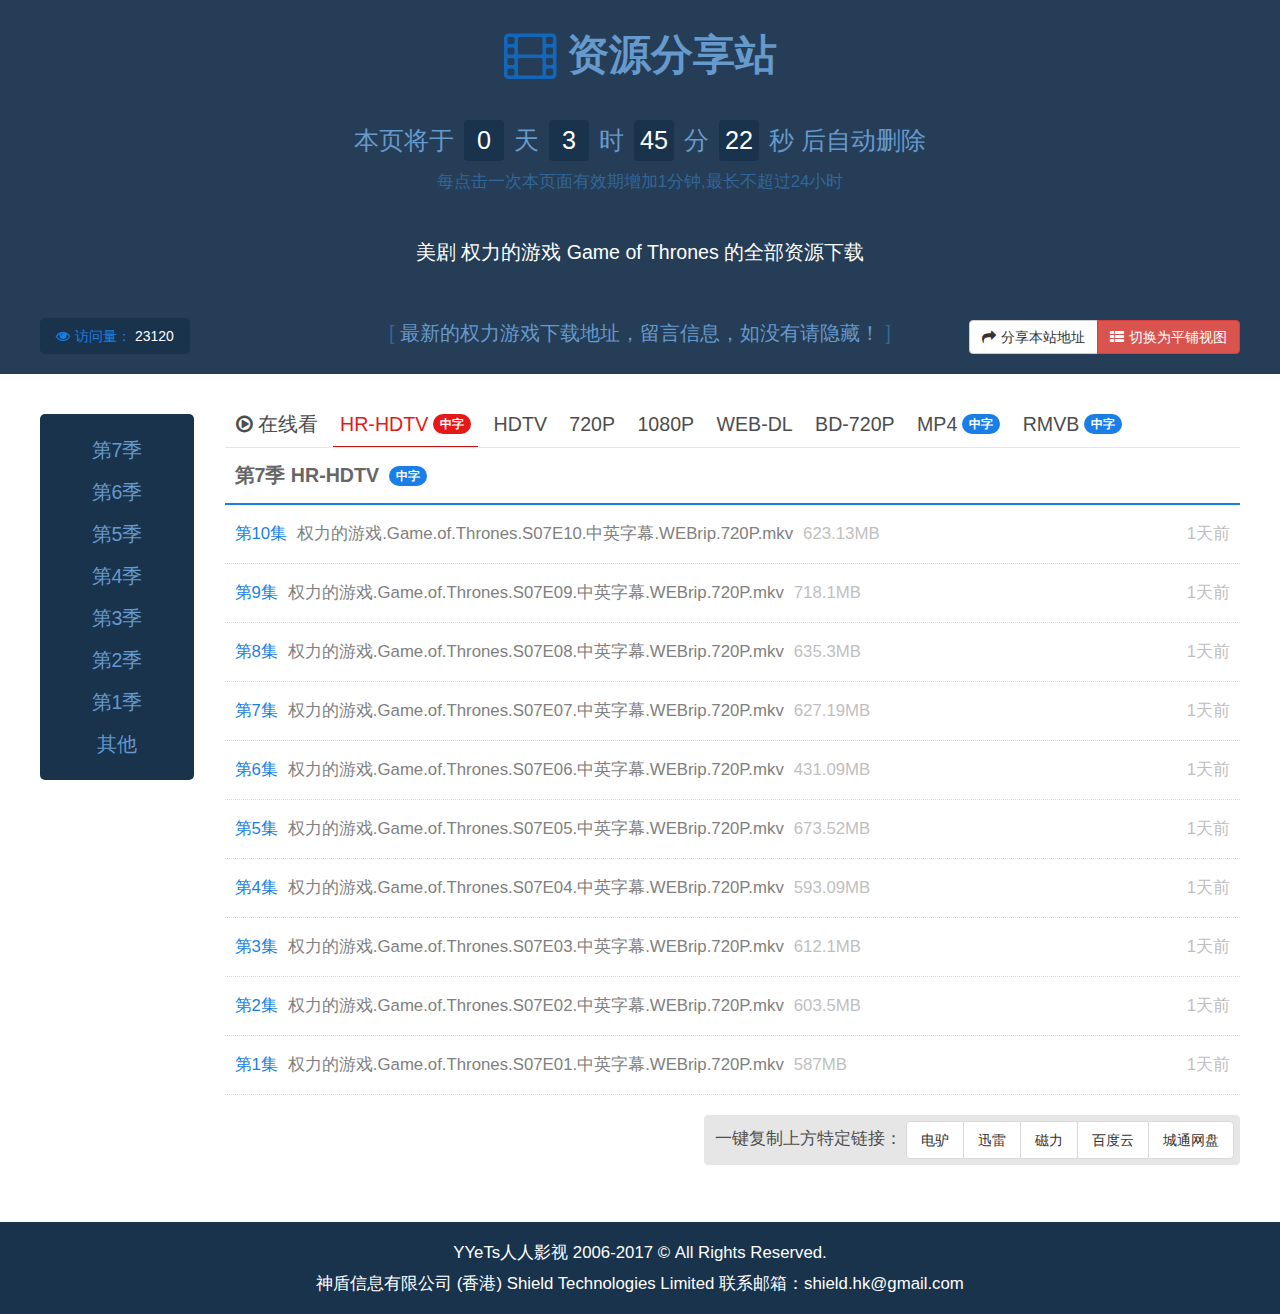
<file: template/down-list.html>
<!DOCTYPE html>
<html>
<head>
<meta charset="utf-8">
<title>down-list</title>
<meta http-equiv="X-UA-Compatible" content="IE=edge">
<meta name="viewport" content="width=device-width, initial-scale=1.0">
<meta name="description" content="">
<meta name="author" content="">
<script src='../lib/3rd/jquery-1.11.1.min.js'></script>
<script src='../lib/3rd/chroma/chroma.js'></script>
<script src='../lib/aYin/aYin.js'></script>
<link rel='stylesheet' type='text/css' href='../lib/aYin/aYin.css'>
<script src='../lib/3rd/bootstrap/js/bootstrap.js'></script>
<link rel='stylesheet' type='text/css' href='../lib/3rd/bootstrap/css/bootstrap.css'>
<link rel='stylesheet' type='text/css' href='../lib/style/css/main.css'>
<link rel='stylesheet/less' type='text/css' href='../lib/style/css/down-list.less'/>
<script src='../lib/3rd/less/less.js'></script>
<style type="text/css">
</style>
<style type="text/less">

</style>
</head>
<body>
	<!---------header------------>
    <header class="ui-header">
    		<div class="ui-limit">
    			<div class="logo-wrapper">
    				<div class="logo"></div>
    				<div class="desc">资源分享站</div>
    			</div>
    			<div class="btn-group" role="group" aria-label="...">
			  <button type="button" class="btn btn-default"><i class="fa fa-share"></i>分享本站地址</button>
			  <button type="button" class="btn btn-danger btn-toggle-view"><i class="fa fa-th-list"></i>切换为平铺视图</button>
			</div>
			<div class="view-count">
				<span class="desc"><i class="fa fa-eye"></i>访问量：</span>
				<span class="count">23120</span>
			</div>
			<div class="count-down">
				<p class="minfo">
					本页将于<span class="count">0</span>天<span class="count">3</span>时<span class="count">45</span>分<span class="count">22</span>秒 后自动删除
				</p>
				<p class="sinfo">每点击一次本页面有效期增加1分钟,最长不超过24小时</p>
			</div>
			<p class="film-title">
				<span class="type">美剧</span>
				<span class="name-chs">权力的游戏</span>
				<span class="name-eng">Game of Thrones</span>
				<span class="desc">的全部资源下载</span>
			</p>
			<p class="share-info">
				最新的权力游戏下载地址，留言信息，如没有请隐藏！<!--如果太长，会省略。没有人关心此信息。-->
			</p>
    		</div>
	</header>
	<div class="ui-content">
		<div class="ui-limit">
			<div class="row row-content view-tabs">
				<!---------资讯类------------>
				<div class="col-box col-sidebar">
					<div class="sidebar-warpper">
						<ul class="tab-header tab-side"  role="tablist">
						  <li  role="presentation" class="active"><a href="#sidetab-01" aria-controls="sidetab-01" role="tab" data-toggle="tab">第7季</a></li>
						  <li role="presentation"><a href="#sidetab-02" aria-controls="sidetab-02" role="tab" data-toggle="tab">第6季</a></li>
						  <li role="presentation"><a href="#sidetab-03" aria-controls="sidetab-03" role="tab" data-toggle="tab">第5季</a></li>
						  <li role="presentation"><a href="#sidetab-04" aria-controls="sidetab-04" role="tab" data-toggle="tab">第4季</a></li>
						  <li role="presentation"><a href="#sidetab-05" aria-controls="sidetab-05" role="tab" data-toggle="tab">第3季</a></li>
						  <li role="presentation"><a href="#sidetab-06" aria-controls="sidetab-06" role="tab" data-toggle="tab">第2季</a></li>
						  <li role="presentation"><a href="#sidetab-07" aria-controls="sidetab-07" role="tab" data-toggle="tab">第1季</a></li>
						  <li role="presentation"><a href="#sidetab-08" aria-controls="sidetab-08" role="tab" data-toggle="tab">其他</a></li>
					    </ul>
					</div>
				</div>
				<div class="col-box col-infomation">
					<div class="tab-content info-content">
						<div role="tabpanel" class="tab-pane active" id="sidetab-01">
							<ul class="tab-header tab-info"  role="tablist">
							  <li  role="presentation"><a href="#tab-g1-01" aria-controls="tab-g1-01" role="tab" data-toggle="tab"><i class="fa fa-play-circle-o"></i>在线看</a></li>
							  <li role="presentation" class="active"><a href="#tab-g1-02" aria-controls="tab-g1-02" role="tab" data-toggle="tab">HR-HDTV<span class="badge">中字</span></a></li>
							  <li role="presentation"><a href="#tab-g1-03" aria-controls="tab-g1-03" role="tab" data-toggle="tab">HDTV</a></li>
							  <li role="presentation"><a href="#tab-g1-04" aria-controls="tab-g1-04" role="tab" data-toggle="tab">720P</a></li>
							  <li role="presentation"><a href="#tab-g1-05" aria-controls="tab-g1-05" role="tab" data-toggle="tab">1080P</a></li>
							  <li role="presentation"><a href="#tab-g1-06" aria-controls="tab-g1-06" role="tab" data-toggle="tab">WEB-DL</a></li>
							  <li role="presentation"><a href="#tab-g1-07" aria-controls="tab-g1-07" role="tab" data-toggle="tab">BD-720P</a></li>
							  <li role="presentation"><a href="#tab-g1-08" aria-controls="tab-g1-08" role="tab" data-toggle="tab">MP4<span class="badge">中字</span></a></li>
							  <li role="presentation"><a href="#tab-g1-09" aria-controls="tab-g1-09" role="tab" data-toggle="tab">RMVB<span class="badge">中字</span></a></li>
						    </ul>
						    <div class="tab-content info-content">
						    		<div role="tabpanel" class="tab-pane" id="tab-g1-01">
									<div class="infobar">第7季 专链+在线观看 （推荐）</div>
									<ul class="down-list">
										<li>
											<div class="title">
												<span class="episode">第10集</span> 
												<ul class="down-links">
													<li>
														<button class="btn">
															<div class="down-img down-img-yyets"></div>
															<p class="desc">人人下载器</p>
														</button>
													</li>
													<li>
														<button class="btn">
															<div class="down-img down-img-baidu"></div>
															<p class="desc">百度云</p>
														</button>
													</li>
													<li>
														<button class="btn">
															<div class="down-img down-img-fantasy"></div>
															<p class="desc">范特西视频</p>
														</button>
														<div class="copy-link" title="复制链接"></div>
													</li>
												</ul>
												<span class="date">1天前</span>
											</div>
										</li>
										<li>
											<div class="title">
												<span class="episode">第9集</span> 
												<ul class="down-links">
													<li>
														<button class="btn">
															<div class="down-img down-img-yyets"></div>
															<p class="desc">人人下载器</p>
														</button>
													</li>
													<li>
														<button class="btn">
															<div class="down-img down-img-baidu"></div>
															<p class="desc">百度云</p>
														</button>
													</li>
													<li>
														<button class="btn">
															<div class="down-img down-img-tencent"></div>
															<p class="desc">腾讯视频</p>
														</button>
													</li>
													<li>
														<button class="btn">
															<div class="down-img down-img-fantasy"></div>
															<p class="desc">范特西视频</p>
														</button>
														<div class="copy-link" title="复制链接"></div>
													</li>
												</ul>
												<span class="date">1天前</span>
											</div>
										</li>
										<li>
											<div class="title">
												<span class="episode">第8集</span> 
												<ul class="down-links">
													<li>
														<button class="btn">
															<div class="down-img down-img-yyets"></div>
															<p class="desc">人人下载器</p>
														</button>
													</li>
													<li>
														<button class="btn">
															<div class="down-img down-img-tencent"></div>
															<p class="desc">腾讯视频</p>
														</button>
													</li>
													<li>
														<button class="btn">
															<div class="down-img down-img-fantasy"></div>
															<p class="desc">范特西视频</p>
														</button>
														<div class="copy-link" title="复制链接"></div>
													</li>
												</ul>
												<span class="date">1天前</span>
											</div>
										</li>
										<li>
											<div class="title">
												<span class="episode">第7集</span> 
												<ul class="down-links">
													<li>
														<button class="btn">
															<div class="down-img down-img-yyets"></div>
															<p class="desc">人人下载器</p>
														</button>
													</li>
													<li>
														<button class="btn">
															<div class="down-img down-img-baidu"></div>
															<p class="desc">百度云</p>
														</button>
													</li>
													<li>
														<button class="btn">
															<div class="down-img down-img-tencent"></div>
															<p class="desc">腾讯视频</p>
														</button>
													</li>
												</ul>
												<span class="date">1天前</span>
											</div>
										</li>
										<li>
											<div class="title">
												<span class="episode">第6集</span> 
												<ul class="down-links">
													<li>
														<button class="btn">
															<div class="down-img down-img-yyets"></div>
															<p class="desc">人人下载器</p>
														</button>
													</li>
													<li>
														<button class="btn">
															<div class="down-img down-img-baidu"></div>
															<p class="desc">百度云</p>
														</button>
													</li>
													<li>
														<button class="btn">
															<div class="down-img down-img-tencent"></div>
															<p class="desc">腾讯视频</p>
														</button>
													</li>
												</ul>
												<span class="date">1天前</span>
											</div>
										</li>
										<li>
											<div class="title">
												<span class="episode">第5集</span> 
												<ul class="down-links">
													<li>
														<button class="btn">
															<div class="down-img down-img-yyets"></div>
															<p class="desc">人人下载器</p>
														</button>
													</li>
													<li>
														<button class="btn">
															<div class="down-img down-img-baidu"></div>
															<p class="desc">百度云</p>
														</button>
													</li>
													<li>
														<button class="btn">
															<div class="down-img down-img-tencent"></div>
															<p class="desc">腾讯视频</p>
														</button>
													</li>
													<li>
														<button class="btn">
															<div class="down-img down-img-fantasy"></div>
															<p class="desc">范特西视频</p>
														</button>
														<div class="copy-link" title="复制链接"></div>
													</li>
												</ul>
												<span class="date">1天前</span>
											</div>
										</li>
										<li>
											<div class="title">
												<span class="episode">第4集</span> 
												<ul class="down-links">
													<li>
														<button class="btn">
															<div class="down-img down-img-yyets"></div>
															<p class="desc">人人下载器</p>
														</button>
													</li>
													<li>
														<button class="btn">
															<div class="down-img down-img-baidu"></div>
															<p class="desc">百度云</p>
														</button>
													</li>
													<li>
														<button class="btn">
															<div class="down-img down-img-tencent"></div>
															<p class="desc">腾讯视频</p>
														</button>
													</li>
												</ul>
												<span class="date">1天前</span>
											</div>
										</li>
										<li>
											<div class="title">
												<span class="episode">第3集</span> 
												<ul class="down-links">
													<li>
														<button class="btn">
															<div class="down-img down-img-yyets"></div>
															<p class="desc">人人下载器</p>
														</button>
													</li>
													<li>
														<button class="btn">
															<div class="down-img down-img-tencent"></div>
															<p class="desc">腾讯视频</p>
														</button>
													</li>
													<li>
														<button class="btn">
															<div class="down-img down-img-fantasy"></div>
															<p class="desc">范特西视频</p>
														</button>
														<div class="copy-link" title="复制链接"></div>
													</li>
												</ul>
												<span class="date">1天前</span>
											</div>
										</li>
										<li>
											<div class="title">
												<span class="episode">第2集</span> 
												<ul class="down-links">
													<li>
														<button class="btn">
															<div class="down-img down-img-yyets"></div>
															<p class="desc">人人下载器</p>
														</button>
													</li>
													<li>
														<button class="btn">
															<div class="down-img down-img-tencent"></div>
															<p class="desc">腾讯视频</p>
														</button>
													</li>
													<li>
														<button class="btn">
															<div class="down-img down-img-fantasy"></div>
															<p class="desc">范特西视频</p>
														</button>
														<div class="copy-link" title="复制链接"></div>
													</li>
												</ul>
												<span class="date">1天前</span>
											</div>
										</li>
										<li>
											<div class="title">
												<span class="episode">第1集</span> 
												<ul class="down-links">
													<li>
														<button class="btn">
															<div class="down-img down-img-yyets"></div>
															<p class="desc">人人下载器</p>
														</button>
													</li>
													<li>
														<button class="btn">
															<div class="down-img down-img-baidu"></div>
															<p class="desc">百度云</p>
														</button>
													</li>
													<li>
														<button class="btn">
															<div class="down-img down-img-tencent"></div>
															<p class="desc">腾讯视频</p>
														</button>
													</li>
													<li>
														<button class="btn">
															<div class="down-img down-img-fantasy"></div>
															<p class="desc">范特西视频</p>
														</button>
														<div class="copy-link" title="复制链接"></div>
													</li>
												</ul>
												<span class="date">1天前</span>
											</div>
										</li>
										
									</ul>
								</div>
						    		<div role="tabpanel" class="tab-pane active" id="tab-g1-02">
						    			<div class="infobar">第7季 HR-HDTV <span class="badge">中字</span></div>
									<ul class="down-list">
										<li>
											<div class="title">
												<span class="episode">第10集</span> 
												<span class="filename">权力的游戏.Game.of.Thrones.S07E10.中英字幕.WEBrip.720P.mkv</span>
												<span class="filesize">623.13MB</span>
												<span class="date">1天前</span>
											</div>
											<ul class="down-links">
												<li>
													<button class="btn">
														<div class="down-img down-img-thunder"></div>
														<p class="desc">迅雷</p>
													</button>
												</li>
												<li>
													<button class="btn">
														<div class="down-img down-img-emule"></div>
														<p class="desc">电驴</p>
													</button>
													<div class="copy-link" title="复制链接"></div>
												</li>
												<li>
													<button class="btn">
														<div class="down-img down-img-magent"></div>
														<p class="desc">磁力</p>
													</button>
													<div class="copy-link" title="复制链接"></div>
												</li>
												<li>
													<button class="btn">
														<div class="down-img down-img-CT"></div>
														<p class="desc">城通网盘</p>
													</button>
												</li>
												<li>
													<button class="btn">
														<div class="down-img down-img-MI"></div>
														<p class="desc">小米路由</p>
													</button>
												</li>
											</ul>
										</li>
										<li>
											<div class="title">
												<span class="episode">第9集</span> 
												<span class="filename">权力的游戏.Game.of.Thrones.S07E09.中英字幕.WEBrip.720P.mkv</span>
												<span class="filesize">718.1MB</span>
												<span class="date">1天前</span>
											</div>
											<ul class="down-links">
												<li>
													<button class="btn">
														<div class="down-img down-img-thunder"></div>
														<p class="desc">迅雷</p>
													</button>
												</li>
												<li>
													<button class="btn">
														<div class="down-img down-img-emule"></div>
														<p class="desc">电驴</p>
													</button>
													<div class="copy-link" title="复制链接"></div>
												</li>
												<li>
													<button class="btn">
														<div class="down-img down-img-magent"></div>
														<p class="desc">磁力</p>
													</button>
													<div class="copy-link" title="复制链接"></div>
												</li>
												<li>
													<button class="btn">
														<div class="down-img down-img-baidu"></div>
														<p class="desc">百度云</p>
													</button>
												</li>
												<li>
													<button class="btn">
														<div class="down-img down-img-MI"></div>
														<p class="desc">小米路由</p>
													</button>
												</li>
											</ul>
										</li>
										<li>
											<div class="title">
												<span class="episode">第8集</span> 
												<span class="filename">权力的游戏.Game.of.Thrones.S07E08.中英字幕.WEBrip.720P.mkv</span>
												<span class="filesize">635.3MB</span>
												<span class="date">1天前</span>
											</div>
											<ul class="down-links">
												<li>
													<button class="btn">
														<div class="down-img down-img-thunder"></div>
														<p class="desc">迅雷</p>
													</button>
												</li>
												<li>
													<button class="btn">
														<div class="down-img down-img-emule"></div>
														<p class="desc">电驴</p>
													</button>
													<div class="copy-link" title="复制链接"></div>
												</li>
												<li>
													<button class="btn">
														<div class="down-img down-img-magent"></div>
														<p class="desc">磁力</p>
													</button>
													<div class="copy-link" title="复制链接"></div>
												</li>
												<li>
													<button class="btn">
														<div class="down-img down-img-CT"></div>
														<p class="desc">城通网盘</p>
													</button>
												</li>
												<li>
													<button class="btn">
														<div class="down-img down-img-MI"></div>
														<p class="desc">小米路由</p>
													</button>
												</li>
											</ul>
										</li>
										<li>
											<div class="title">
												<span class="episode">第7集</span> 
												<span class="filename">权力的游戏.Game.of.Thrones.S07E07.中英字幕.WEBrip.720P.mkv</span>
												<span class="filesize">627.19MB</span>
												<span class="date">1天前</span>
											</div>
											<ul class="down-links">
												<li>
													<button class="btn">
														<div class="down-img down-img-thunder"></div>
														<p class="desc">迅雷</p>
													</button>
												</li>
												<li>
													<button class="btn">
														<div class="down-img down-img-emule"></div>
														<p class="desc">电驴</p>
													</button>
													<div class="copy-link" title="复制链接"></div>
												</li>
												<li>
													<button class="btn">
														<div class="down-img down-img-magent"></div>
														<p class="desc">磁力</p>
													</button>
													<div class="copy-link" title="复制链接"></div>
												</li>
												<li>
													<button class="btn">
														<div class="down-img down-img-baidu"></div>
														<p class="desc">百度云</p>
													</button>
												</li>
												<li>
													<button class="btn">
														<div class="down-img down-img-MI"></div>
														<p class="desc">小米路由</p>
													</button>
												</li>
											</ul>
										</li>
										<li>
											<div class="title">
												<span class="episode">第6集</span> 
												<span class="filename">权力的游戏.Game.of.Thrones.S07E06.中英字幕.WEBrip.720P.mkv</span>
												<span class="filesize">431.09MB</span>
												<span class="date">1天前</span>
											</div>
											<ul class="down-links">
												<li>
													<button class="btn">
														<div class="down-img down-img-thunder"></div>
														<p class="desc">迅雷</p>
													</button>
												</li>
												<li>
													<button class="btn">
														<div class="down-img down-img-emule"></div>
														<p class="desc">电驴</p>
													</button>
													<div class="copy-link" title="复制链接"></div>
												</li>
												<li>
													<button class="btn">
														<div class="down-img down-img-magent"></div>
														<p class="desc">磁力</p>
													</button>
													<div class="copy-link" title="复制链接"></div>
												</li>
												<li>
													<button class="btn">
														<div class="down-img down-img-CT"></div>
														<p class="desc">城通网盘</p>
													</button>
												</li>
												<li>
													<button class="btn">
														<div class="down-img down-img-MI"></div>
														<p class="desc">小米路由</p>
													</button>
												</li>
											</ul>
										</li>
										<li>
											<div class="title">
												<span class="episode">第5集</span> 
												<span class="filename">权力的游戏.Game.of.Thrones.S07E05.中英字幕.WEBrip.720P.mkv</span>
												<span class="filesize">673.52MB</span>
												<span class="date">1天前</span>
											</div>
											<ul class="down-links">
												<li>
													<button class="btn">
														<div class="down-img down-img-thunder"></div>
														<p class="desc">迅雷</p>
													</button>
												</li>
												<li>
													<button class="btn">
														<div class="down-img down-img-emule"></div>
														<p class="desc">电驴</p>
													</button>
													<div class="copy-link" title="复制链接"></div>
												</li>
												<li>
													<button class="btn">
														<div class="down-img down-img-magent"></div>
														<p class="desc">磁力</p>
													</button>
													<div class="copy-link" title="复制链接"></div>
												</li>
												<li>
													<button class="btn">
														<div class="down-img down-img-baidu"></div>
														<p class="desc">百度云</p>
													</button>
												</li>
												<li>
													<button class="btn">
														<div class="down-img down-img-CT"></div>
														<p class="desc">城通网盘</p>
													</button>
												</li>
												<li>
													<button class="btn">
														<div class="down-img down-img-MI"></div>
														<p class="desc">小米路由</p>
													</button>
												</li>
											</ul>
										</li>
										<li>
											<div class="title">
												<span class="episode">第4集</span> 
												<span class="filename">权力的游戏.Game.of.Thrones.S07E04.中英字幕.WEBrip.720P.mkv</span>
												<span class="filesize">593.09MB</span>
												<span class="date">1天前</span>
											</div>
											<ul class="down-links">
												<li>
													<button class="btn">
														<div class="down-img down-img-thunder"></div>
														<p class="desc">迅雷</p>
													</button>
												</li>
												<li>
													<button class="btn">
														<div class="down-img down-img-emule"></div>
														<p class="desc">电驴</p>
													</button>
													<div class="copy-link" title="复制链接"></div>
												</li>
												<li>
													<button class="btn">
														<div class="down-img down-img-magent"></div>
														<p class="desc">磁力</p>
													</button>
													<div class="copy-link" title="复制链接"></div>
												</li>
												<li>
													<button class="btn">
														<div class="down-img down-img-baidu"></div>
														<p class="desc">百度云</p>
													</button>
												</li>
												<li>
													<button class="btn">
														<div class="down-img down-img-CT"></div>
														<p class="desc">城通网盘</p>
													</button>
												</li>
												<li>
													<button class="btn">
														<div class="down-img down-img-MI"></div>
														<p class="desc">小米路由</p>
													</button>
												</li>
											</ul>
										</li>
										<li>
											<div class="title">
												<span class="episode">第3集</span> 
												<span class="filename">权力的游戏.Game.of.Thrones.S07E03.中英字幕.WEBrip.720P.mkv</span>
												<span class="filesize">612.1MB</span>
												<span class="date">1天前</span>
											</div>
											<ul class="down-links">
												<li>
													<button class="btn">
														<div class="down-img down-img-thunder"></div>
														<p class="desc">迅雷</p>
													</button>
												</li>
												<li>
													<button class="btn">
														<div class="down-img down-img-emule"></div>
														<p class="desc">电驴</p>
													</button>
													<div class="copy-link" title="复制链接"></div>
												</li>
												<li>
													<button class="btn">
														<div class="down-img down-img-magent"></div>
														<p class="desc">磁力</p>
													</button>
													<div class="copy-link" title="复制链接"></div>
												</li>
												<li>
													<button class="btn">
														<div class="down-img down-img-baidu"></div>
														<p class="desc">百度云</p>
													</button>
												</li>
												<li>
													<button class="btn">
														<div class="down-img down-img-default"></div>
														<p class="desc">普通</p>
													</button>
												</li>
												<li>
													<button class="btn">
														<div class="down-img down-img-cloud"></div>
														<p class="desc">云盘</p>
													</button>
												</li>
											</ul>
										</li>
										<li>
											<div class="title">
												<span class="episode">第2集</span> 
												<span class="filename">权力的游戏.Game.of.Thrones.S07E02.中英字幕.WEBrip.720P.mkv</span>
												<span class="filesize">603.5MB</span>
												<span class="date">1天前</span>
											</div>
											<ul class="down-links">
												<li>
													<button class="btn">
														<div class="down-img down-img-thunder"></div>
														<p class="desc">迅雷</p>
													</button>
												</li>
												<li>
													<button class="btn">
														<div class="down-img down-img-emule"></div>
														<p class="desc">电驴</p>
													</button>
													<div class="copy-link" title="复制链接"></div>
												</li>
												<li>
													<button class="btn">
														<div class="down-img down-img-magent"></div>
														<p class="desc">磁力</p>
													</button>
													<div class="copy-link" title="复制链接"></div>
												</li>
												<li>
													<button class="btn">
														<div class="down-img down-img-baidu"></div>
														<p class="desc">百度云</p>
													</button>
												</li>
												<li>
													<button class="btn">
														<div class="down-img down-img-default"></div>
														<p class="desc">普通</p>
													</button>
												</li>
												<li>
													<button class="btn">
														<div class="down-img down-img-cloud"></div>
														<p class="desc">云盘</p>
													</button>
												</li>
											</ul>
										</li>
										<li>
											<div class="title">
												<span class="episode">第1集</span> 
												<span class="filename">权力的游戏.Game.of.Thrones.S07E01.中英字幕.WEBrip.720P.mkv</span>
												<span class="filesize">587MB</span>
												<span class="date">1天前</span>
											</div>
											<ul class="down-links">
												<li>
													<button class="btn">
														<div class="down-img down-img-thunder"></div>
														<p class="desc">迅雷</p>
													</button>
												</li>
												<li>
													<button class="btn">
														<div class="down-img down-img-emule"></div>
														<p class="desc">电驴</p>
													</button>
													<div class="copy-link" title="复制链接"></div>
												</li>
												<li>
													<button class="btn">
														<div class="down-img down-img-magent"></div>
														<p class="desc">磁力</p>
													</button>
													<div class="copy-link" title="复制链接"></div>
												</li>
												<li>
													<button class="btn">
														<div class="down-img down-img-baidu"></div>
														<p class="desc">百度云</p>
													</button>
												</li>
												<li>
													<button class="btn">
														<div class="down-img down-img-default"></div>
														<p class="desc">普通</p>
													</button>
												</li>
												<li>
													<button class="btn">
														<div class="down-img down-img-cloud"></div>
														<p class="desc">云盘</p>
													</button>
												</li>
											</ul>
										</li>
									</ul>
									<div class="down-list-toolbar">
										<p class="title">一键复制上方特定链接：</p>
										<div class="btn-group" role="group" aria-label="...">
										  <button type="button" class="btn btn-default">电驴</button>
										  <button type="button" class="btn btn-default">迅雷</button>
										  <button type="button" class="btn btn-default">磁力</button>
										  <button type="button" class="btn btn-default">百度云</button>
										  <button type="button" class="btn btn-default">城通网盘</button>
										</div>
									</div>
									
								</div>
						    		<div role="tabpanel" class="tab-pane" id="tab-g1-03">
									<div class="infobar">第7季 HDTV</div>
								</div>
						    		<div role="tabpanel" class="tab-pane" id="tab-g1-04">
									<div class="infobar">第7季 720P</div>
								</div>
						    		<div role="tabpanel" class="tab-pane" id="tab-g1-05">
									<div class="infobar">第7季 1080P</div>
								</div>
						    		<div role="tabpanel" class="tab-pane" id="tab-g1-06">
									<div class="infobar">第7季 WEB-DL</div>
								</div>
						    		<div role="tabpanel" class="tab-pane" id="tab-g1-07">
									<div class="infobar">第7季 BD-720P</div>
								</div>
						    		<div role="tabpanel" class="tab-pane" id="tab-g1-08">
									<div class="infobar">第7季 MP4 <span class="badge">中字</span></div>
								</div>
						    		<div role="tabpanel" class="tab-pane" id="tab-g1-09">
									<div class="infobar">第7季 RMVB <span class="badge">中字</span></div>
								</div>
						    </div>
						</div>
						<div role="tabpanel" class="tab-pane" id="sidetab-02"></div>
						<div role="tabpanel" class="tab-pane" id="sidetab-03"></div>
						<div role="tabpanel" class="tab-pane" id="sidetab-04"></div>
						<div role="tabpanel" class="tab-pane" id="sidetab-05"></div>
						<div role="tabpanel" class="tab-pane" id="sidetab-06"></div>
						<div role="tabpanel" class="tab-pane" id="sidetab-07"></div>
						<div role="tabpanel" class="tab-pane" id="sidetab-08"></div>
					</div>
				</div>
			</div>
		</div>
	</div>
	
	
	
	
	<div class="ui-footer ui-footer-simple">
		<div class="copyright">
			<p>YYeTs人人影视 2006-2017 © All Rights Reserved.</p>
			<p>神盾信息有限公司 (香港) Shield Technologies Limited 联系邮箱：shield.hk@gmail.com</p>
		</div>
	</div>
	
	<div class="hidden">
		
	</div>
	
</body>
</html>
<script>
$(function(){
	
	//复制下载链接到其余类型标签并修改文件名称中的类型
	$("#tab-g1-02").find(".down-list,.down-list-toolbar").clone().appendTo("#tab-g1-03,#tab-g1-04,#tab-g1-05,#tab-g1-06,#tab-g1-07,#tab-g1-08,#tab-g1-09");
	$("#tab-g1-03").find(".filename").each(function(i,obj){
		obj.innerText=obj.innerText.replace("中英字幕.WEBrip", "HDTV");
	});
	$("#tab-g1-04").find(".filename").each(function(i,obj){
		obj.innerText=obj.innerText.replace("中英字幕.WEBrip.", "");
	});
	$("#tab-g1-05").find(".filename").each(function(i,obj){
		obj.innerText=obj.innerText.replace("中英字幕.WEBrip.720P", "1080P");
	});
	$("#tab-g1-06").find(".filename").each(function(i,obj){
		obj.innerText=obj.innerText.replace("中英字幕.WEBrip.720P", "WEB-DL");
	});
	$("#tab-g1-07").find(".filename").each(function(i,obj){
		obj.innerText=obj.innerText.replace("中英字幕.WEBrip.720P", "BD-720P");
	});
	$("#tab-g1-08").find(".filename").each(function(i,obj){
		obj.innerText=obj.innerText.replace("WEBrip.720P.mkv", "480P.mp4");
	});
	$("#tab-g1-09").find(".filename").each(function(i,obj){
		obj.innerText=obj.innerText.replace("WEBrip.720P.mkv", "480P.rmvb");
	});
	//复制下载链接到其余季标签，并修改季信息
	$("#sidetab-01").find(".tab-header,.tab-content").clone().appendTo("#sidetab-02,#sidetab-03,#sidetab-04,#sidetab-05,#sidetab-06,#sidetab-07,#sidetab-08");
	//-------
	$("#sidetab-02").find(".infobar,.filename").each(function(i,obj){
		obj.innerText=obj.innerText.replace("第7", "第6");
		obj.innerText=obj.innerText.replace("S07", "S06");
	});
	$("#sidetab-02").find(".tab-header a").each(function(i,obj){
		obj.href=obj.href.replace("tab-g1", "tab-g2");
		obj.id=obj.id.replace("tab-g1", "tab-g2");
		$(obj).attr("aria-controls",$(obj).attr("aria-controls").replace("tab-g1", "tab-g2"))
	});
	$("#sidetab-02").find(".tab-content .tab-pane").each(function(i,obj){
		obj.id=obj.id.replace("tab-g1", "tab-g2");
	});
	//-------
	$("#sidetab-03").find(".infobar,.filename").each(function(i,obj){
		obj.innerText=obj.innerText.replace("第7", "第5");
		obj.innerText=obj.innerText.replace("S07", "S05");
	});
	$("#sidetab-03").find(".tab-header a").each(function(i,obj){
		obj.href=obj.href.replace("tab-g1", "tab-g3");
		obj.id=obj.id.replace("tab-g1", "tab-g3");
		$(obj).attr("aria-controls",$(obj).attr("aria-controls").replace("tab-g1", "tab-g3"))
	});
	$("#sidetab-03").find(".tab-content .tab-pane").each(function(i,obj){
		obj.id=obj.id.replace("tab-g1", "tab-g3");
	});
	//-------
	$("#sidetab-04").find(".infobar,.filename").each(function(i,obj){
		obj.innerText=obj.innerText.replace("第7", "第4");
		obj.innerText=obj.innerText.replace("S07", "S04");
	});
	$("#sidetab-04").find(".tab-header a").each(function(i,obj){
		obj.href=obj.href.replace("tab-g1", "tab-g4");
		obj.id=obj.id.replace("tab-g1", "tab-g4");
		$(obj).attr("aria-controls",$(obj).attr("aria-controls").replace("tab-g1", "tab-g4"))
	});
	$("#sidetab-04").find(".tab-content .tab-pane").each(function(i,obj){
		obj.id=obj.id.replace("tab-g1", "tab-g4");
	});
	//-------
	$("#sidetab-05").find(".infobar,.filename").each(function(i,obj){
		obj.innerText=obj.innerText.replace("第7", "第3");
		obj.innerText=obj.innerText.replace("S07", "S03");
	});
	$("#sidetab-05").find(".tab-header a").each(function(i,obj){
		obj.href=obj.href.replace("tab-g1", "tab-g5");
		obj.id=obj.id.replace("tab-g1", "tab-g5");
		$(obj).attr("aria-controls",$(obj).attr("aria-controls").replace("tab-g1", "tab-g5"))
	});
	$("#sidetab-05").find(".tab-content .tab-pane").each(function(i,obj){
		obj.id=obj.id.replace("tab-g1", "tab-g5");
	});
	//-------
	$("#sidetab-06").find(".infobar,.filename").each(function(i,obj){
		obj.innerText=obj.innerText.replace("第7", "第2");
		obj.innerText=obj.innerText.replace("S07", "S02");
	});
	$("#sidetab-06").find(".tab-header a").each(function(i,obj){
		obj.href=obj.href.replace("tab-g1", "tab-g6");
		obj.id=obj.id.replace("tab-g1", "tab-g6");
		$(obj).attr("aria-controls",$(obj).attr("aria-controls").replace("tab-g1", "tab-g6"))
	});
	$("#sidetab-06").find(".tab-content .tab-pane").each(function(i,obj){
		obj.id=obj.id.replace("tab-g1", "tab-g6");
	});
	//-------
	$("#sidetab-07").find(".infobar,.filename").each(function(i,obj){
		obj.innerText=obj.innerText.replace("第7", "第1");
		obj.innerText=obj.innerText.replace("S07", "S01");
	});
	$("#sidetab-07").find(".tab-header a").each(function(i,obj){
		obj.href=obj.href.replace("tab-g1", "tab-g7");
		obj.id=obj.id.replace("tab-g1", "tab-g7");
		$(obj).attr("aria-controls",$(obj).attr("aria-controls").replace("tab-g1", "tab-g7"))
	});
	$("#sidetab-07").find(".tab-content .tab-pane").each(function(i,obj){
		obj.id=obj.id.replace("tab-g1", "tab-g7");
	});
	//-------
	$("#sidetab-08").find(".infobar,.filename").each(function(i,obj){
		obj.innerText=obj.innerText.replace("第7季", "其它");
		obj.innerText=obj.innerText.replace("S07", "other");
	});
	$("#sidetab-08").find(".tab-header a").each(function(i,obj){
		obj.href=obj.href.replace("tab-g1", "tab-g8");
		obj.id=obj.id.replace("tab-g1", "tab-g8");
		$(obj).attr("aria-controls",$(obj).attr("aria-controls").replace("tab-g1", "tab-g8"))
	});
	$("#sidetab-08").find(".tab-content .tab-pane").each(function(i,obj){
		obj.id=obj.id.replace("tab-g1", "tab-g8");
	});
	//复制内容完毕！
	//绑定A标签跳转链接
	//document.getElementById("divId").scrollIntoView();
	$(".tab-side").find("a").on("click",function(){
		var str = this.href;  
		//str = str.match(/^aaa(\S*)fff/)[1];  
		str = str.match(/#.*?$/).toString(); 
		if($(".row-content").hasClass("view-flat")){
			if($("html").hasClass("mozilla")){
				str=str.replace(/#/, "")
				document.getElementById(str).scrollIntoView();
			}else{
				$('body').animate({scrollTop: $(str).offset().top-30}, 1000);
			}
		}
	})
	$(window).scroll(function(){
		//alert($(window).scrollTop());
		if($(window).scrollTop()>360){
			$(".tab-side").addClass("tab-side-fixed");
		}else{
			$(".tab-side").removeClass("tab-side-fixed");
		}
	})
	
	$(".btn-toggle-view").click(function(){
		var fa=$(this).find(".fa");
		if(fa.hasClass("fa-th-list")){
			$(this).html("<i class='fa fa-th'></i>切换为标签视图");
			$(".row-content").removeClass("view-tabs").addClass("view-flat");
		}else{
			$(this).html("<i class='fa fa-th-list'></i>切换为平铺视图");
			$(".row-content").removeClass("view-flat").addClass("view-tabs");
		}
	})
	
})


$(window).load(function(){
	
});

</script>
</file>
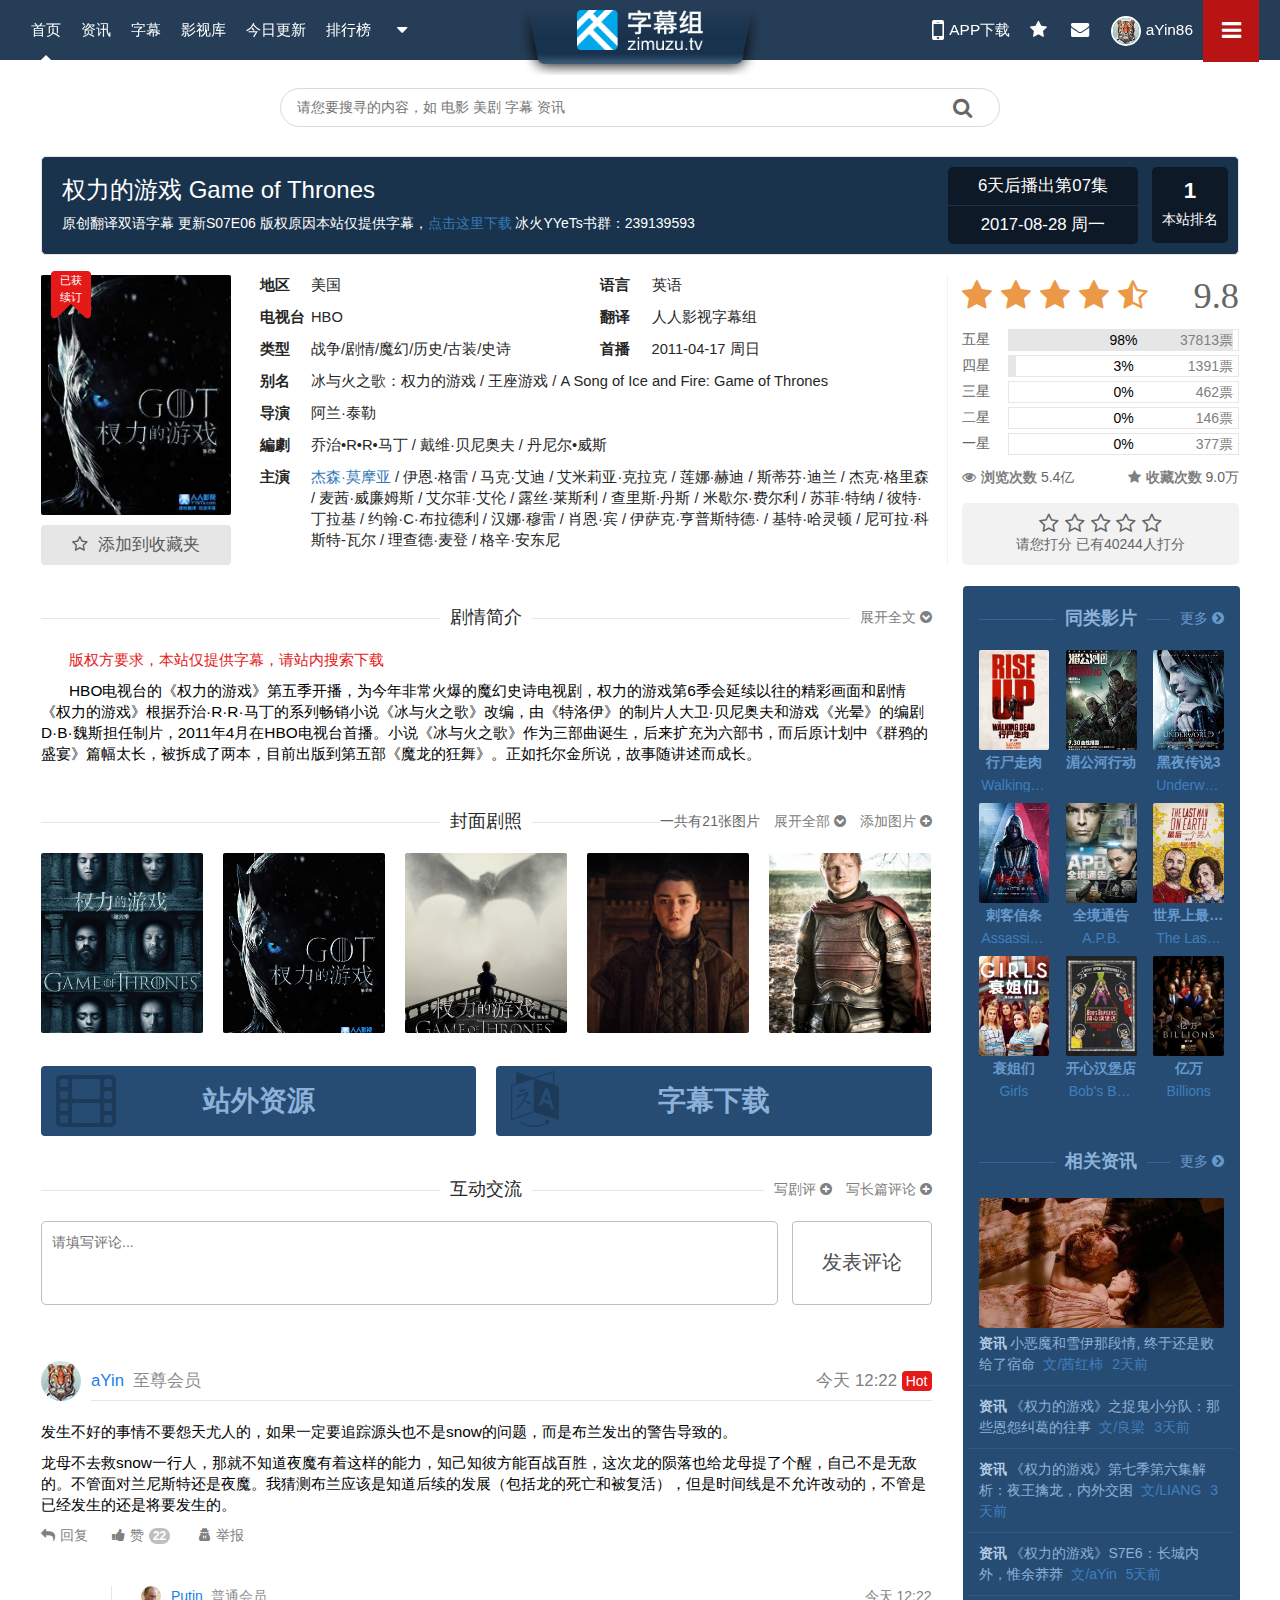
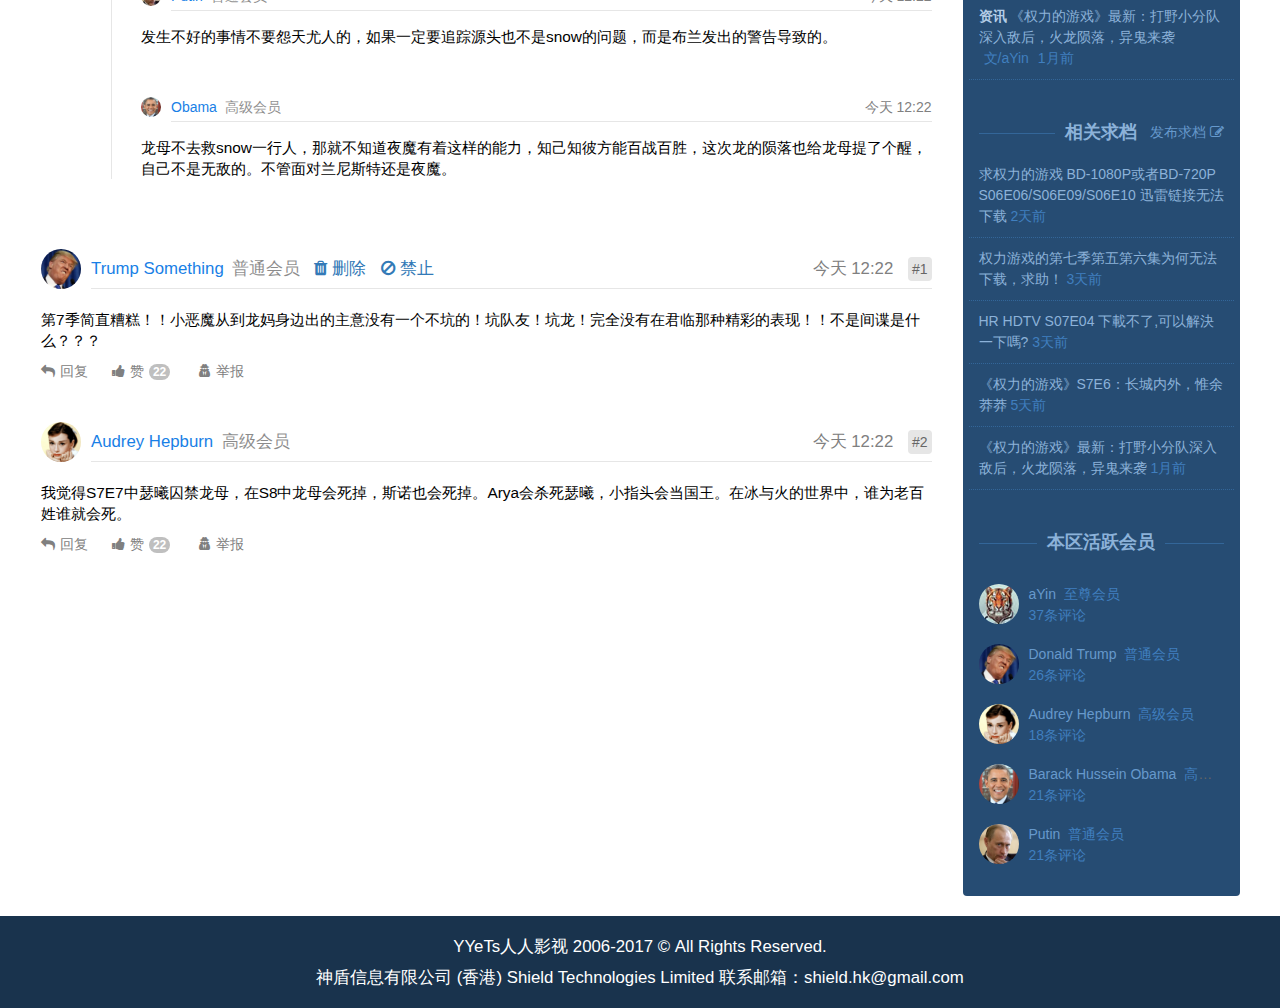
<file: template/film-detail.html>
<!DOCTYPE html>
<html>
<head>
<meta charset="utf-8">
<title>film-list</title>
<meta http-equiv="X-UA-Compatible" content="IE=edge">
<meta name="viewport" content="width=device-width, initial-scale=1.0">
<meta name="description" content="">
<meta name="author" content="">
<script src="../lib/init/loadFiles.js"></script>
<style type="text/css">
</style>
<style type="text/less">

</style>
</head>
<body>
	<!---------header------------>
    <header class="ui-header">
    		<div class="ui-logo">
            <img src="../lib/style/images/logo.png" class="logo" alt="zimuzu.tv" />
            <img src="../lib/style/images/logo-bg.png" class="logo-bg" />
        </div>
        <ul class="ui-nav ui-mnav">
            <li class="active">首页</li>
            <li>资讯</li>
            <li>字幕</li>
            <li>影视库</li>
            <li>今日更新</li>
            <li>排行榜</li>
            <li class="ui-dropdown dropdown-message" >
                <i class="fa fa-caret-down"></i>
                <ul class="ui-dropdown-box">
                    <li>更多菜单<span class="badge">1</span></li>
                    <li>更多菜单<span class="badge">4</span></li>
                    <li class="divider"></li>
                    <li>更多菜单</li>
                </ul>
            </li>
        </ul>
                 
        <ul class="ui-nav ui-snav">
            <li class="ui-dropdown dropdown-app" >
                <i class="fa fa-fixed fa-mobile-phone"></i>APP下载
                <ul class="ui-dropdown-box">
                    <li class="ialess">
                    		<ul class="inline-wrapper">
                    			<li>
                    				<img src="../lib/style/images/qrcode/code-APP.png" alt="" class="qr-code"/>
	                    			<p>扫码下载手机APP</p>
                    			</li>
                    			<li>
                    				<img src="../lib/style/images/qrcode/code-H5.png" alt=""  class="qr-code"/>
	                    			<p>扫码访问手机H5版</p>
                    			</li>
	                    		
                    		</ul>
                    </li>
                </ul>
            </li>
            <li class="ui-dropdown dropdown-message" >
                <i class="fa fa-star"></i>
                <ul class="ui-dropdown-box">
                    <li>全部<span class="badge">38</span></li>
                    <li>电影<span class="badge">2</span></li>
                    <li>美剧<span class="badge">32</span></li>
                    <li>日剧<span class="badge">1</span></li>
                    <li>韩剧<span class="badge">3</span></li>
                    <li>其他<span class="badge">8</span></li>
                    <li>资讯<span class="badge">4</span></li>
                </ul>
            </li>
            <li class="ui-dropdown dropdown-message" >
                <i class="fa fa-envelope"></i>
                <ul class="ui-dropdown-box">
                    <li>私信<span class="badge">1</span></li>
                    <li>系统通知<span class="badge">4</span></li>
                </ul>
            </li>
            <li class="ui-dropdown dropdown-user">
            		<img class="img-head" src="../lib/style/images/head/header.jpg" alt="" />
                <span class="desc">aYin86</span>
                <ul class="ui-dropdown-box">
                    <li class="user-info-wrapper">
                    		<img class="img-head" src="../lib/style/images/head/header.jpg" alt="" />
                			<div class="user-info">
                				<p class="user-name">aYin86<span class="badge">至尊会员</span></p>
                				<p class="user-type"><i class="fa fa-sun-o"></i> 剧集后期组</p>
                			</div>
                    </li>
                    <li class="divider"></li>
                    <li>
                    		<ul class="tags">
	                        <li><p>0</p><p>动态</p></li>
	                        <li><p>68</p><p>评论</p></li>
	                        <li><p>35</p><p>积分</p></li>
	                        <li><p>231</p><p>登录天数</p></li>
	                    </ul>
                    </li>
                    <li class="divider"></li>
                    <li class="title">我要发布：</li>
                    <li>
                    		<ul class="tags">
                    			<li>新闻资讯</li>
		                    <li>收视快报</li>
		                    <li>新剧评测</li>
		                    <li>片单推荐</li>
                    		</ul>
                    		<ul class="tags">
                    			<li>剧评</li>
                    			<li>影评</li>
		                    <li>字幕</li>
		                    <li>公开课</li>
		                    <li>电影</li>
		                    <li>剧集</li>
		                    <li>求档</li>
                    		</ul>
                    </li>
                    <li class="divider"></li>
                    <li>
	                    	<ul class="tags">
	                        <li><i class="fa fa-gear"></i> 个人设置</li>
	                        <li><i class="fa fa-star"></i> 收藏</li>
	                        <li><i class="fa fa-sign-out"></i> 退出登录</li>
	                    </ul>
                    </li>
                </ul>
            </li>
            <li class="ui-dropdown dropdown-links" >
                <i class="fa fa-navicon" title="更多功能"></i>
                <ul class="ui-dropdown-box">
	                <li>互助求档</li>
                    <li>播出表</li>
                    <li class="divider"></li>
                    <li>官方微博</li>
                    <li>官方微信</li>
                    <li>人人词典</li>
                    <li>字幕工具</li>
                    <li>加入字幕组</li>
                    <li>内部</li>
                    <li class="divider"></li>
                    <li>美女视频</li>
                </ul>
            </li>
        </ul>
	</header>
	<!---------content------------>
	<div class="ui-content">
		<div class="ui-limit">
			<!---------search------------>
			<div class="ui-search">
				<input type="text" class="search-input" placeholder="请您要搜寻的内容，如 电影 美剧 字幕 资讯" />
				<button class="search-button"><i class="fa fa-search"></i></button>
			</div>
			<div class="row row-content row-content-top">
				<div class="col-xs-12">
					<div class="panel panel-film-detial">
						<div class="panel-heading">
							<h3>权力的游戏 Game of Thrones</h3>
							<p class="desc">原创翻译双语字幕 更新S07E06 版权原因本站仅提供字幕，<a href="http://www.zimuzu.tv/subtitle/53259">点击这里下载</a> 冰火YYeTs书群：239139593</p>
							<div class="siterank"><i class="mark">1</i>本站排名</div>
							<div class="tip">
								<p class="update">6天后播出第07集</p>
								<p class="date">2017-08-28 周一</p>
							</div>
						</div>
						<div class="panel-body">
							<div class="row">
								<div class="col-xs-9">
									<div class="film-detial-wrapper">
										<div class="film-cover">
											<div class="renew">
												<i class="fa fa-bookmark"></i>
												<span class="desc">已获续订</span>
											</div>
											<img src="../lib/style/images/tvplay/tvplay16.jpg"  alt="" />
											<div class="favorite" onclick="addfav()">
												<i class="fa fa-star-o"></i> 
												<span class="desc">添加到收藏夹</span>
											</div>
										</div>
										<ul class="film-detail">
											<li><span class="label">地区</span><span class="desc">美国</span></li>
											<li><span class="label">语言</span><span class="desc">英语</span></li>
											<li><span class="label">电视台</span><span class="desc">HBO</span></li>
											<li><span class="label">翻译</span><span class="desc">人人影视字幕组</span></li>
											<li><span class="label">类型</span><span class="desc">战争/剧情/魔幻/历史/古装/史诗</span></li>
											<li><span class="label">首播</span><span class="desc">2011-04-17 周日</span></li>
											<li><span class="label">别名</span><span class="desc">冰与火之歌：权力的游戏 / 王座游戏 / A Song of Ice and Fire: Game of Thrones</span></li>
											<li><span class="label">导演</span><span class="desc">阿兰·泰勒</span></li>
											<li><span class="label">編劇</span><span class="desc">乔治•R•R•马丁 / 戴维·贝尼奥夫 / 丹尼尔•威斯</span></li>
											<li><span class="label">主演</span><span class="desc"><a href="#">杰森·莫摩亚</a> / 伊恩·格雷 / 马克·艾迪 / 艾米莉亚·克拉克 / 莲娜·赫迪 / 斯蒂芬·迪兰 / 杰克·格里森 / 麦茜·威廉姆斯 / 艾尔菲·艾伦 / 露丝·莱斯利 / 查里斯·丹斯 / 米歇尔·费尔利 / 苏菲·特纳 / 彼特·丁拉基 / 约翰·C·布拉德利 / 汉娜·穆雷 / 肖恩·宾 / 伊萨克·亨普斯特德· / 基特·哈灵顿 / 尼可拉·科斯特-瓦尔 / 理查德·麦登 / 格辛·安东尼</span></li>
										</ul>
									</div>
								</div>
								<div class="col-xs-3 col-right">
									<div class="grade">
										<i class="fa fa-star"></i>
										<i class="fa fa-star"></i>
										<i class="fa fa-star"></i>
										<i class="fa fa-star"></i>
										<i class="fa fa-star-half-empty"></i>
										<span class="score">9<span class="point">.8</span></span>
									</div>
									<ul class="grade-detail">
										<li class="row">
											<div class="col-xs-2 desc">五星</div>
											<div class="col-xs-10 chart">
												<div class="chart-bar">
													<div class="bar" style="width:98%"></div>
													<div class="numbers">
														<span class="percent">98%</span>
														<span class="vote">37813票</span>
													</div>
												</div>
											</div>
										</li>
										<li class="row">
											<div class="col-xs-2 desc">四星</div>
											<div class="col-xs-10 chart">
												<div class="chart-bar">
													<div class="bar" style="width:3%"></div>
													<div class="numbers">
														<span class="percent">3%</span>
														<span class="vote">1391票</span>
													</div>
												</div>
											</div>
										</li>
										<li class="row">
											<div class="col-xs-2 desc">三星</div>
											<div class="col-xs-10 chart">
												<div class="chart-bar">
													<div class="bar" style="width:0%"></div>
													<div class="numbers">
														<span class="percent">0%</span>
														<span class="vote">462票</span>
													</div>
												</div>
											</div>
										</li>
										<li class="row">
											<div class="col-xs-2 desc">二星</div>
											<div class="col-xs-10 chart">
												<div class="chart-bar">
													<div class="bar" style="width:0%"></div>
													<div class="numbers">
														<span class="percent">0%</span>
														<span class="vote">146票</span>
													</div>
												</div>
											</div>
										</li>
										<li class="row">
											<div class="col-xs-2 desc">一星</div>
											<div class="col-xs-10 chart">
												<div class="chart-bar">
													<div class="bar" style="width:0%"></div>
													<div class="numbers">
														<span class="percent">0%</span>
														<span class="vote">377票</span>
													</div>
												</div>
											</div>
										</li>
										
									</ul>
									<ul class="state">
										<li class="view">
											<span class="label">浏览次数</span>
											<span class="count">5.4亿</span>
										</li>
										<li class="fav">
											<span class="label">收藏次数</span>
											<span class="count">9.0万</span>
										</li>
									</ul>
									<div class="tograde">
										<div class="stars">
											<i class="fa fa-star-o"></i>
											<i class="fa fa-star-o"></i>
											<i class="fa fa-star-o"></i>
											<i class="fa fa-star-o"></i>
											<i class="fa fa-star-o"></i>
										</div>
										<p class="desc">请您打分 已有<span class="count">40244</span>人打分</p>
									</div>
								</div>
							</div>
						</div>
					</div>
				</div>
				<div class="col-xs-9">
					<div class="panel-inner film-brief">
						<div class="panel-inner-heading">
							<span class="desc">剧情简介 </span>
							<span class="right">
								<a class="ctrl brief-showall" onclick="brief_showall()">展开全文 <i class="fa fa-chevron-circle-down"></i></a>
							</span>
						</div>
						<div class="panel-inner-body">
							<div class="brief-wrapper">
								<div class="brief">
									<p class="t-re-l5">版权方要求，本站仅提供字幕，请站内搜索下载</p>
									<p>HBO电视台的《权力的游戏》第五季开播，为今年非常火爆的魔幻史诗电视剧，权力的游戏第6季会延续以往的精彩画面和剧情《权力的游戏》根据乔治·R·R·马丁的系列畅销小说《冰与火之歌》改编，由《特洛伊》的制片人大卫·贝尼奥夫和游戏《光晕》的编剧D·B·魏斯担任制片，2011年4月在HBO电视台首播。小说《冰与火之歌》作为三部曲诞生，后来扩充为六部书，而后原计划中《群鸦的盛宴》篇幅太长，被拆成了两本，目前出版到第五部《魔龙的狂舞》。正如托尔金所说，故事随讲述而成长。</p>
									<p>故事发生在一个与我们自己的世界既相似又不似的世界——那里季节持续多年，有时甚至是几十年之久。故事的主线便发生在西方的形似不列颠岛的维斯特洛大陆上。由国王劳勃·拜拉席恩前往北地拜访他的好友——临冬城主暨北境守护艾德·史塔克开始，渐渐展示了这片国度的全貌。单纯的国王，耿直的首相，各怀鬼胎的大臣，拥兵自重的四方诸侯，全国仅靠着一根细弦维系着表面的和平，而当弦断之时，国家再度陷入无尽的战乱之中。而更让人惊悚的：那些远古的传说和早已灭绝的生物，正重新回到这片土地。</p>
								</div>
							</div>
						</div>
					</div>
					<div class="panel-inner">
						<div class="panel-inner-heading">
							<span class="desc">封面剧照 </span>
							<span class="right" >一共有21张图片 
								<a onclick="pic_showall()" class="ctrl pic-showall">展开全部 <i class="fa fa-chevron-circle-down"></i></a>
								<a href="#" class="ctrl">添加图片 <i class="fa fa-plus-circle"></i></a>
							</span>
						</div>
						<div class="panel-inner-body">
							<ul class="related-pic">
								<li><img src="../lib/style/images/related/01.jpg" alt="" /></li>
								<li><img src="../lib/style/images/related/02.jpg" alt="" /></li>
								<li><img src="../lib/style/images/related/03.jpg" alt="" /></li>
								<li><img src="../lib/style/images/related/04.jpg" alt="" /></li>
								<li><img src="../lib/style/images/related/05.jpg" alt="" /></li>
								<li><img src="../lib/style/images/related/06.jpg" alt="" /></li>
								<li><img src="../lib/style/images/related/07.jpg" alt="" /></li>
								<li><img src="../lib/style/images/related/08.jpg" alt="" /></li>
								<li><img src="../lib/style/images/related/10.jpg" alt="" /></li>
								<li><img src="../lib/style/images/related/11.jpg" alt="" /></li>
								<li><img src="../lib/style/images/related/12.jpg" alt="" /></li>
								<li><img src="../lib/style/images/related/09.jpg" alt="" /></li>
								<li><img src="../lib/style/images/related/13.jpg" alt="" /></li>
								<li><img src="../lib/style/images/related/14.jpg" alt="" /></li>
								<li><img src="../lib/style/images/related/15.jpg" alt="" /></li>
								<li><img src="../lib/style/images/related/16.jpg" alt="" /></li>
								<li><img src="../lib/style/images/related/17.jpg" alt="" /></li>
								<li><img src="../lib/style/images/related/18.jpg" alt="" /></li>
								<li><img src="../lib/style/images/related/19.jpg" alt="" /></li>
								<li><img src="../lib/style/images/related/20.jpg" alt="" /></li>
								<li><img src="../lib/style/images/related/21.jpg" alt="" /></li>
							</ul>
						</div>
					</div>
					
					<div class="panel-inner">
						<div class="panel-inner-body">
							<!--<ul class="down-way-wrapper hidden" >
								<li>
									<div class="item">
										<p class="desc">在线观看</p>
										<ul class="source">
											<li>
												<div class="item-inner">
													<div class="down-img-32 down-img-tencent"></div>
													<p class="desc">腾讯视频</p>
												</div>
											</li>
											<li>
												<div class="item-inner">
													<div class="down-img-32 down-img-eat"></div>
													<p class="desc">吃美剧</p>
												</div>
											</li>
											<li>
												<div class="item-inner">
													<div class="down-img-32 down-img-fantasy"></div>
													<p class="desc">范特西</p>
												</div>
											</li>
										</ul>
									</div>
								</li>
								<li>
									<div class="item">
										<p class="desc">资源下载站</p>
										<ul class="source">
											<li>
												<div class="item-inner">
													<div class="down-img-32 down-img-default"></div>
													<p class="desc">分享站</p>
												</div>
											</li>
											<li>
												<div class="item-inner">
													<div class="down-img-32 down-img-magent"></div>
													<p class="desc">磁力站</p>
												</div>
											</li>
											<li>
												<div class="item-inner">
													<div class="down-img-32 down-img-yyets"></div>
													<p class="desc">深影论坛</p>
												</div>
											</li>
										</ul>
									</div>
								</li>
								<li>
									<div class="item">
										<p class="desc">字幕下载</p>
										<ul class="source">
											<li>
												<div class="item-inner">
													<div class="down-img-32 down-img-zimuzu"></div>
													<p class="desc">字幕组原创</p>
												</div>
											</li>
											<li>
												<div class="item-inner">
													<div class="down-img-32 down-img-shooter"></div>
													<p class="desc">射手网</p>
												</div>
											</li>
											<li>
												<div class="item-inner">
													<div class="down-img-32 down-img-DB"></div>
													<p class="desc">电波字幕组</p>
												</div>
											</li>
										</ul>
									</div>
								</li>
							</ul>-->
							<ul class="down-way">
								<li>
									<div class="item">
										<i class="fa fa-film"></i>
										<span class="desc">站外资源</span>
									</div>
								</li>
								<li>
									<div class="item">
										<i class="fa fa-language"></i>
										<span class="desc">字幕下载</span>
									</div>
								</li>
							</ul>
						</div>
					</div>
					
					
					<div class="panel-inner">
						<div class="panel-inner-heading">
							<span class="desc">互动交流</span>
							<span class="right" > 
								<a href="#" class="ctrl">写剧评 <i class="fa fa-plus-circle"></i></a>
								<a href="#" class="ctrl">写长篇评论 <i class="fa fa-plus-circle"></i></a>
							</span>
						</div>
						<div class="panel-inner-body">
							<div class="comment-edit-wrapper">
								<textarea class="comment-textarea" placeholder="请填写评论..." rows="3" ></textarea>
								<button class="comment-btn btn"><span class="desc">发表评论</span></button>
							</div>
							
							<ul class="comment-list">
								<li>
									<div class="comment-item">
										<div class="comment-title">
											<div class="comment-title-left">
												<div class="user-head">
													<img src="../lib/style/images/head/header.jpg" alt=""/>
												</div>
												<a href="#" class="user-name">aYin</a>
												<span class="user-class">至尊会员</span>
											</div>
											<div class="comment-title-right">
												<span class="date">今天 12:22</span>
												<span class="hot">Hot</span>
											</div>
										</div>
										<div class="comment-body">
											<p>发生不好的事情不要怨天尤人的，如果一定要追踪源头也不是snow的问题，而是布兰发出的警告导致的。</p>
											<p>龙母不去救snow一行人，那就不知道夜魔有着这样的能力，知己知彼方能百战百胜，这次龙的陨落也给龙母提了个醒，自己不是无敌的。不管面对兰尼斯特还是夜魔。我猜测布兰应该是知道后续的发展（包括龙的死亡和被复活），但是时间线是不允许改动的，不管是已经发生的还是将要发生的。</p>
										</div>
										<div class="comment-ctrl">
											<a href="#"><i class="fa fa-reply"></i>回复</a>
											<a href="#"><i class="fa fa-thumbs-up"></i>赞<span class="badge">22</span></a>
											<a href="#"><i class="fa fa-user-secret"></i>举报</a>
										</div>
										
										<div class="comment-sub">
											<div class="comment-item">
												<div class="comment-title">
													<div class="comment-title-left">
														<div class="user-head">
															<img src="../lib/style/images/head/putin.png" alt=""/>
														</div>
														<a href="#" class="user-name">Putin</a>
														<span class="user-class">普通会员</span>
													</div>
													<div class="comment-title-right">
														<span class="date">今天 12:22</span>
													</div>
												</div>
												<div class="comment-body">
													<p>发生不好的事情不要怨天尤人的，如果一定要追踪源头也不是snow的问题，而是布兰发出的警告导致的。</p>
												</div>
											</div>
											<div class="comment-item">
												<div class="comment-title">
													<div class="comment-title-left">
														<div class="user-head">
															<img src="../lib/style/images/head/obama.png" alt=""/>
														</div>
														<a href="#" class="user-name">Obama</a>
														<span class="user-class">高级会员</span>
													</div>
													<div class="comment-title-right">
														<span class="date">今天 12:22</span>
													</div>
												</div>
												<div class="comment-body">
													<p>龙母不去救snow一行人，那就不知道夜魔有着这样的能力，知己知彼方能百战百胜，这次龙的陨落也给龙母提了个醒，自己不是无敌的。不管面对兰尼斯特还是夜魔。</p>
												</div>
											</div>
											
											
										</div>
										
									</div>
								</li>
								
								<li>
									<div class="comment-item">
										<div class="comment-title">
											<div class="comment-title-left">
												<div class="user-head">
													<img src="../lib/style/images/head/trump.png" alt=""/>
												</div>
												<a href="#" class="user-name">Trump Something</a>
												<span class="user-class">普通会员</span>
											</div>
											<span class="admin-ctrl">
												<a href="#"><i class="fa fa-trash"></i>删除</a>
												<a href="#"><i class="fa fa-ban"></i>禁止</a>
											</span>
											<div class="comment-title-right">
												<span class="date">今天 12:22</span>
												<span class="floor">#1</span>
											</div>
										</div>
										<div class="comment-body">
											<p>第7季简直糟糕！！小恶魔从到龙妈身边出的主意没有一个不坑的！坑队友！坑龙！完全没有在君临那种精彩的表现！！不是间谍是什么？？？</p>
										</div>
										<div class="comment-ctrl">
											<a href="#"><i class="fa fa-reply"></i>回复</a>
											<a href="#"><i class="fa fa-thumbs-up"></i>赞<span class="badge">22</span></a>
											<a href="#"><i class="fa fa-user-secret"></i>举报</a>
										</div>
									</div>
								</li>
								
								<li>
									<div class="comment-item">
										<div class="comment-title">
											<div class="comment-title-left">
												<div class="user-head">
													<img src="../lib/style/images/head/hepburn.png" alt=""/>
												</div>
												<a href="#" class="user-name">Audrey Hepburn</a>
												<span class="user-class">高级会员</span>
											</div>
											<div class="comment-title-right">
												<span class="date">今天 12:22</span>
												<span class="floor">#2</span>
											</div>
										</div>
										<div class="comment-body">
											<p>我觉得S7E7中瑟曦囚禁龙母，在S8中龙母会死掉，斯诺也会死掉。Arya会杀死瑟曦，小指头会当国王。在冰与火的世界中，谁为老百姓谁就会死。</p>
										</div>
										<div class="comment-ctrl">
											<a href="#"><i class="fa fa-reply"></i>回复</a>
											<a href="#"><i class="fa fa-thumbs-up"></i>赞<span class="badge">22</span></a>
											<a href="#"><i class="fa fa-user-secret"></i>举报</a>
										</div>
									</div>
								</li>
								
							</ul>
							
						</div>
					</div>
					
					
					
					
				</div>
				<div class="col-xs-3 col-sidebar">
					<div class="siderbar-wrapper">
					<div class="panel-inner">
						<div class="panel-inner-heading">
							<span class="desc">同类影片 </span>
							<span class="right" > 
								<a class="ctrl more">更多 <i class="fa fa-chevron-circle-right"></i></a>
							</span>
						</div>
						<div class="panel-inner-body">
							<ul class="play-list play-list-col3">
		                        <li>
		                            <div class="img-item">
		                                <div class="tags">
											<span class="name">美国</span>
											<span class="type">影视剧</span>
										</div>
		                                <img src="../lib/style/images/tvplay/tvplay1.jpg" alt="">
		                            </div>
		                            <p class="name-chs">行尸走肉</p>
		                            <p class="name-eng">Walking Dead</p>
		                        </li>
		                        <li>
		                            <div class="img-item">
		                            		<div class="tags">
											<span class="name">中国</span>
											<span class="type">电影</span>
										</div>
		                                <img src="../lib/style/images/movies/movie7.jpg" alt="">
		                            </div>
		                            <p class="name-chs">湄公河行动</p>
		                        </li>
		                        <li>
		                            <div class="img-item">
		                            		<div class="tags">
											<span class="name">美国</span>
											<span class="type">电影</span>
										</div>
		                                <img src="../lib/style/images/movies/movie2.jpg" alt="">
		                            </div>
		                            <p class="name-chs">黑夜传说3</p>
		                            <p class="name-eng">Underworld: Rise of the Lycans</p>
		                        </li>
		                        <li>
		                            <div class="img-item">
		                            		<div class="tags">
											<span class="name">美国</span>
											<span class="type">电影</span>
										</div>
		                                <img src="../lib/style/images/movies/movie3.jpg" alt="">
		                            </div>
		                            <p class="name-chs">刺客信条</p>
		                            <p class="name-eng">Assassin's Creed</p>
		                        </li>
		                        <li>
		                            <div class="img-item">
		                            		<div class="tags">
											<span class="name">美国</span>
											<span class="type">影视剧</span>
										</div>
		                                <img src="../lib/style/images/tvplay/tvplay4.jpg" alt="">
		                            </div>
		                            <p class="name-chs">全境通告</p>
		                            <p class="name-eng">A.P.B.</p>
		                        </li>
		                        <li>
		                            <div class="img-item">
		                            		<div class="tags">
											<span class="name">美国</span>
											<span class="type">影视剧</span>
										</div>
		                                <img src="../lib/style/images/tvplay/tvplay5.jpg" alt="">
		                            </div>
		                            <p class="name-chs">世界上最后一个男人</p>
		                            <p class="name-eng">The Last Man on Earth</p>
		                        </li>
		                        <li>
		                            <div class="img-item">
		                            		<div class="tags">
											<span class="name">美国</span>
											<span class="type">影视剧</span>
										</div>
		                                <img src="../lib/style/images/tvplay/tvplay6.jpg" alt="">
		                            </div>
		                            <p class="name-chs">衰姐们</p>
		                            <p class="name-eng">Girls</p>
		                        </li>
		                        <li>
		                            <div class="img-item">
		                            		<div class="tags">
											<span class="name">英国</span>
											<span class="type">影视剧</span>
										</div>
		                                <img src="../lib/style/images/tvplay/tvplay7.jpg" alt="">
		                            </div>
		                            <p class="name-chs">开心汉堡店</p>
		                            <p class="name-eng">Bob's Burgers</p>
		                        </li>
		                        <li>
		                            <div class="img-item">
		                            		<div class="tags">
											<span class="name">美国</span>
											<span class="type">影视剧</span>
										</div>
		                                <img src="../lib/style/images/tvplay/tvplay8.jpg" alt="">
		                            </div>
		                            <p class="name-chs">亿万</p>
		                            <p class="name-eng">Billions</p>
		                        </li>
	                    		</ul>
							
							
						</div>
					</div>
					
					<div class="panel-inner">
						<div class="panel-inner-heading">
							<span class="desc">相关资讯</span>
							<span class="right" > 
								<a class="ctrl more">更多 <i class="fa fa-chevron-circle-right"></i></a>
							</span>
						</div>
						<div class="panel-inner-body">
							<ul class="info-list-side">
								<li>
									<img src="../lib/style/images/info/info31.jpg" alt="" />
									<span class="type">资讯</span>
									<span class="title">小恶魔和雪伊那段情, 终于还是败给了宿命</span>
									<span class="writer">文/茜红柿</span>
									<span class="date">2天前</span>
								</li>
								<li>
									<span class="type">资讯</span>
									<span class="title">《权力的游戏》之捉鬼小分队：那些恩怨纠葛的往事</span>
									<span class="writer">文/良梁</span>
									<span class="date">3天前</span>
								</li>
								<li>
									<span class="type">资讯</span>
									<span class="title">《权力的游戏》第七季第六集解析：夜王擒龙，内外交困</span>
									<span class="writer">文/LIANG</span>
									<span class="date">3天前</span>
								</li>
								<li>
									<span class="type">资讯</span>
									<span class="title">《权力的游戏》S7E6：长城内外，惟余莽莽</span>
									<span class="writer">文/aYin</span>
									<span class="date">5天前</span>
								</li>
								<li>
									<span class="type">资讯</span>
									<span class="title">《权力的游戏》最新：打野小分队深入敌后，火龙陨落，异鬼来袭</span>
									<span class="writer">文/aYin</span>
									<span class="date">1月前</span>
								</li>
							</ul>
							<!--暂时用不到
							<ul class="ctrl-btn">
								<li><a  href="#">写剧评<i class="fa fa-plus-circle"></i></a></li>
								<li><a href="#">写长评论<i class="fa fa-plus-circle"></i></a></li>
							</ul>-->
						</div>
					</div>
					
					
					<div class="panel-inner">
						<div class="panel-inner-heading">
							<span class="desc">相关求档</span>
							<span class="right" > 
								<a class="ctrl more">发布求档 <i class="fa fa-edit"></i></a>
							</span>
						</div>
						<div class="panel-inner-body">
							<ul class="info-list-side">
								<li>
									<span class="title">求权力的游戏 BD-1080P或者BD-720P S06E06/S06E09/S06E10 迅雷链接无法下载</span>
									<span class="date">2天前</span>
								</li>
								<li>
									<span class="title">权力游戏的第七季第五第六集为何无法下载，求助！</span>
									<span class="date">3天前</span>
								</li>
								<li>
									<span class="title">HR HDTV S07E04 下載不了,可以解決一下嗎?</span>
									<span class="date">3天前</span>
								</li>
								<li>
									<span class="title">《权力的游戏》S7E6：长城内外，惟余莽莽</span>
									<span class="date">5天前</span>
								</li>
								<li>
									<span class="title">《权力的游戏》最新：打野小分队深入敌后，火龙陨落，异鬼来袭</span>
									<span class="date">1月前</span>
								</li>
							</ul>
						</div>
					</div>
					
					<div class="panel-inner">
						<div class="panel-inner-heading">
							<span class="desc">本区活跃会员</span>
						</div>
						<div class="panel-inner-body">
							<ul class="user-list-side">
								<li>
									<div class="user-head">
										<img src="../lib/style/images/head/header.jpg" alt="" />
									</div>
									<span class="user-name">aYin</span>
									<span class="user-class">至尊会员</span>
									<span class="desc">37条评论</span>
								</li>
								<li>
									<div class="user-head">
										<img src="../lib/style/images/head/trump.png" alt="" />
									</div>
									<span class="user-name">Donald Trump</span>
									<span class="user-class">普通会员</span>
									<span class="desc">26条评论</span>
								</li>
								<li>
									<div class="user-head">
										<img src="../lib/style/images/head/hepburn.png" alt="" />
									</div>
									<span class="user-name">Audrey Hepburn</span>
									<span class="user-class">高级会员</span>
									<span class="desc">18条评论</span>
								</li>
								<li>
									<div class="user-head">
										<img src="../lib/style/images/head/obama.png" alt="" />
									</div>
									<span class="user-name">Barack Hussein Obama</span>
									<span class="user-class">高级会员</span>
									<span class="desc">21条评论</span>
								</li>
								<li>
									<div class="user-head">
										<img src="../lib/style/images/head/putin.png" alt="" />
									</div>
									<span class="user-name">Putin</span>
									<span class="user-class">普通会员</span>
									<span class="desc">21条评论</span>
								</li>
							</ul>
						</div>
					</div>
					
					
					</div>
				</div>
			</div><!--row end-->
		</div><!--ui-limit end-->
	</div><!--ui-content end-->
	
	<div class="ui-footer ui-footer-simple">
		<div class="copyright">
			<p>YYeTs人人影视 2006-2017 © All Rights Reserved.</p>
			<p>神盾信息有限公司 (香港) Shield Technologies Limited 联系邮箱：shield.hk@gmail.com</p>
		</div>
	</div>
	
	<div class="hidden">
		
	</div>
	
</body>
</html>
<script src="../lib/init/loadFiles-after.js"></script>
<script>
function addfav(){
	if($(".favorite").hasClass("active")){
		$(".favorite").removeClass("active").html("<i class='fa fa-star-o'></i><span class='desc'>添加到收藏夹</span>");
	}else{
		$(".favorite").addClass("active").html("<i class='fa fa-star'></i><span class='desc'>已添加收藏夹</span>");
		
	}
}
function brief_showall(){
	if($('.brief-wrapper').hasClass('brief-all')){
		$(".brief-showall").html("展开全文 <i class='fa fa-chevron-circle-down'></i>")
		$('.brief-wrapper').removeClass('brief-all');
	}else{
		$(".brief-showall").html("折叠全文 <i class='fa fa-chevron-circle-up'></i>")
		$('.brief-wrapper').addClass('brief-all');
	}
}
function pic_showall(){
	if($(".related-pic").hasClass("related-pic-all")){
		$(".pic-showall").html("展开全部 <i class='fa fa-chevron-circle-down'></i>")
		$(".related-pic").removeClass("related-pic-all")
	}else{
		$(".pic-showall").html("折叠全部 <i class='fa fa-chevron-circle-up'></i>")
		$(".related-pic").addClass("related-pic-all")
	}
}
$(function(){
	
	$(".tograde .stars .fa").on("mouseenter",function(){
		$(this).prevAll().add(this).removeClass("fa-star-o");
		$(this).prevAll().add(this).addClass("active fa-star");
		$(this).nextAll().removeClass("active fa-star");
		$(this).nextAll().addClass("fa-star-o");
	});
	$(".tograde .stars .fa").on("click",function(){
		$(this).addClass("this");
		$(this).siblings().removeClass("this");
		$(this).parent().addClass("tograde-done");
		$(this).prevAll().add(this).removeClass("fa-star-o");
		$(this).prevAll().add(this).addClass("active fa-star");
		$(this).nextAll().removeClass("active fa-star");
		$(this).nextAll().addClass("fa-star-o");
	});
	$(".tograde .stars").on("mouseleave",function(){
		if($(this).hasClass("tograde-done")){
			$(this).find(".this").prevAll().add(".this").removeClass("fa-star-o").addClass("fa-star active");
			$(this).find(".this").nextAll().removeClass("active fa-star").addClass("fa-star-o");
		}else{
			$(this).find(".fa").removeClass("active fa-star").addClass("fa-star-o");
		}
	});
})


$(window).load(function(){
	$.timer.set("brief",function(){
		if($(".brief").height()>$(".brief-wrapper").height()){
		}else{
			$(".showall").addClass("hidden");//当简介高度小于容器最大高度时候隐藏“显示所有简介”
			
		}
		if($(".related-pic").children().size()<6){
			$(".pic-showall").addClass("hidden");//当相关图片少于6张时候，隐藏“显示所有图片”
		}
		//alert($(".brief").height()+" "+$(".brief-wrapper").height())
	},1000)
});

</script>
</file>
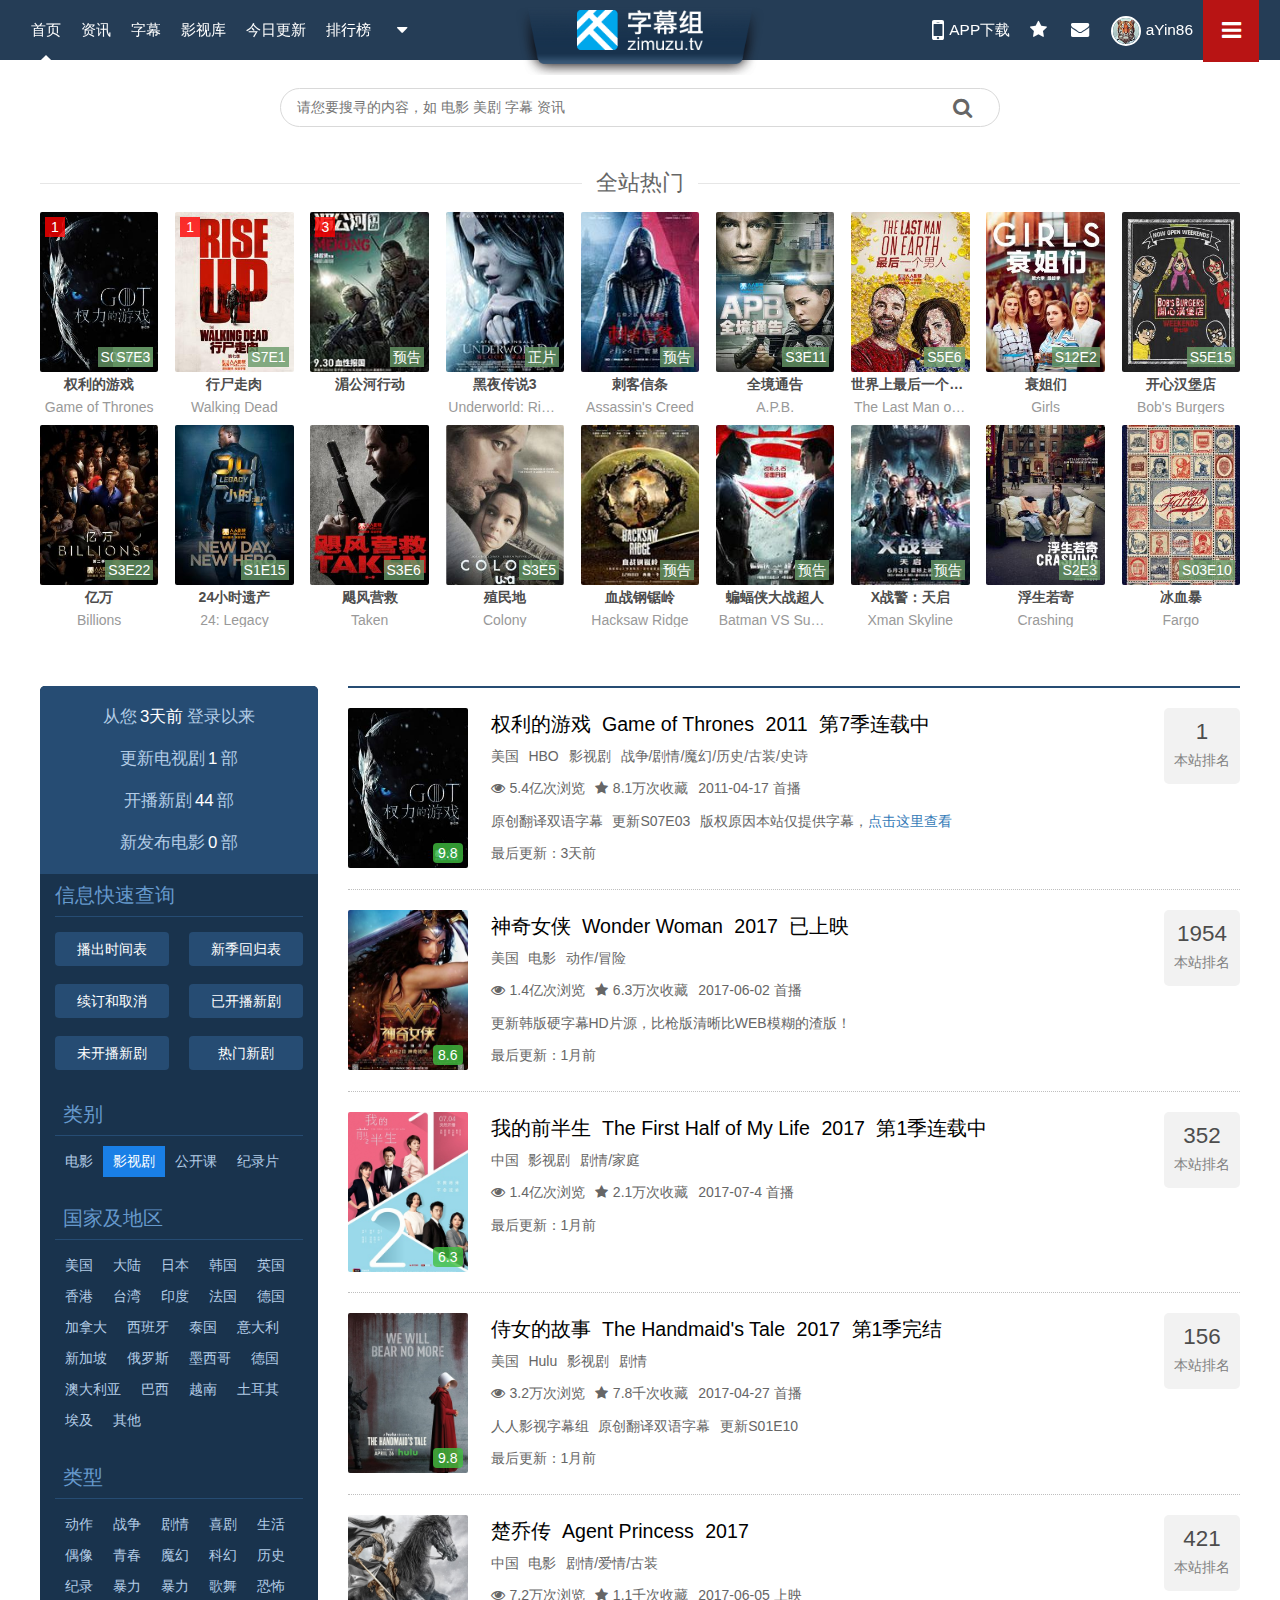
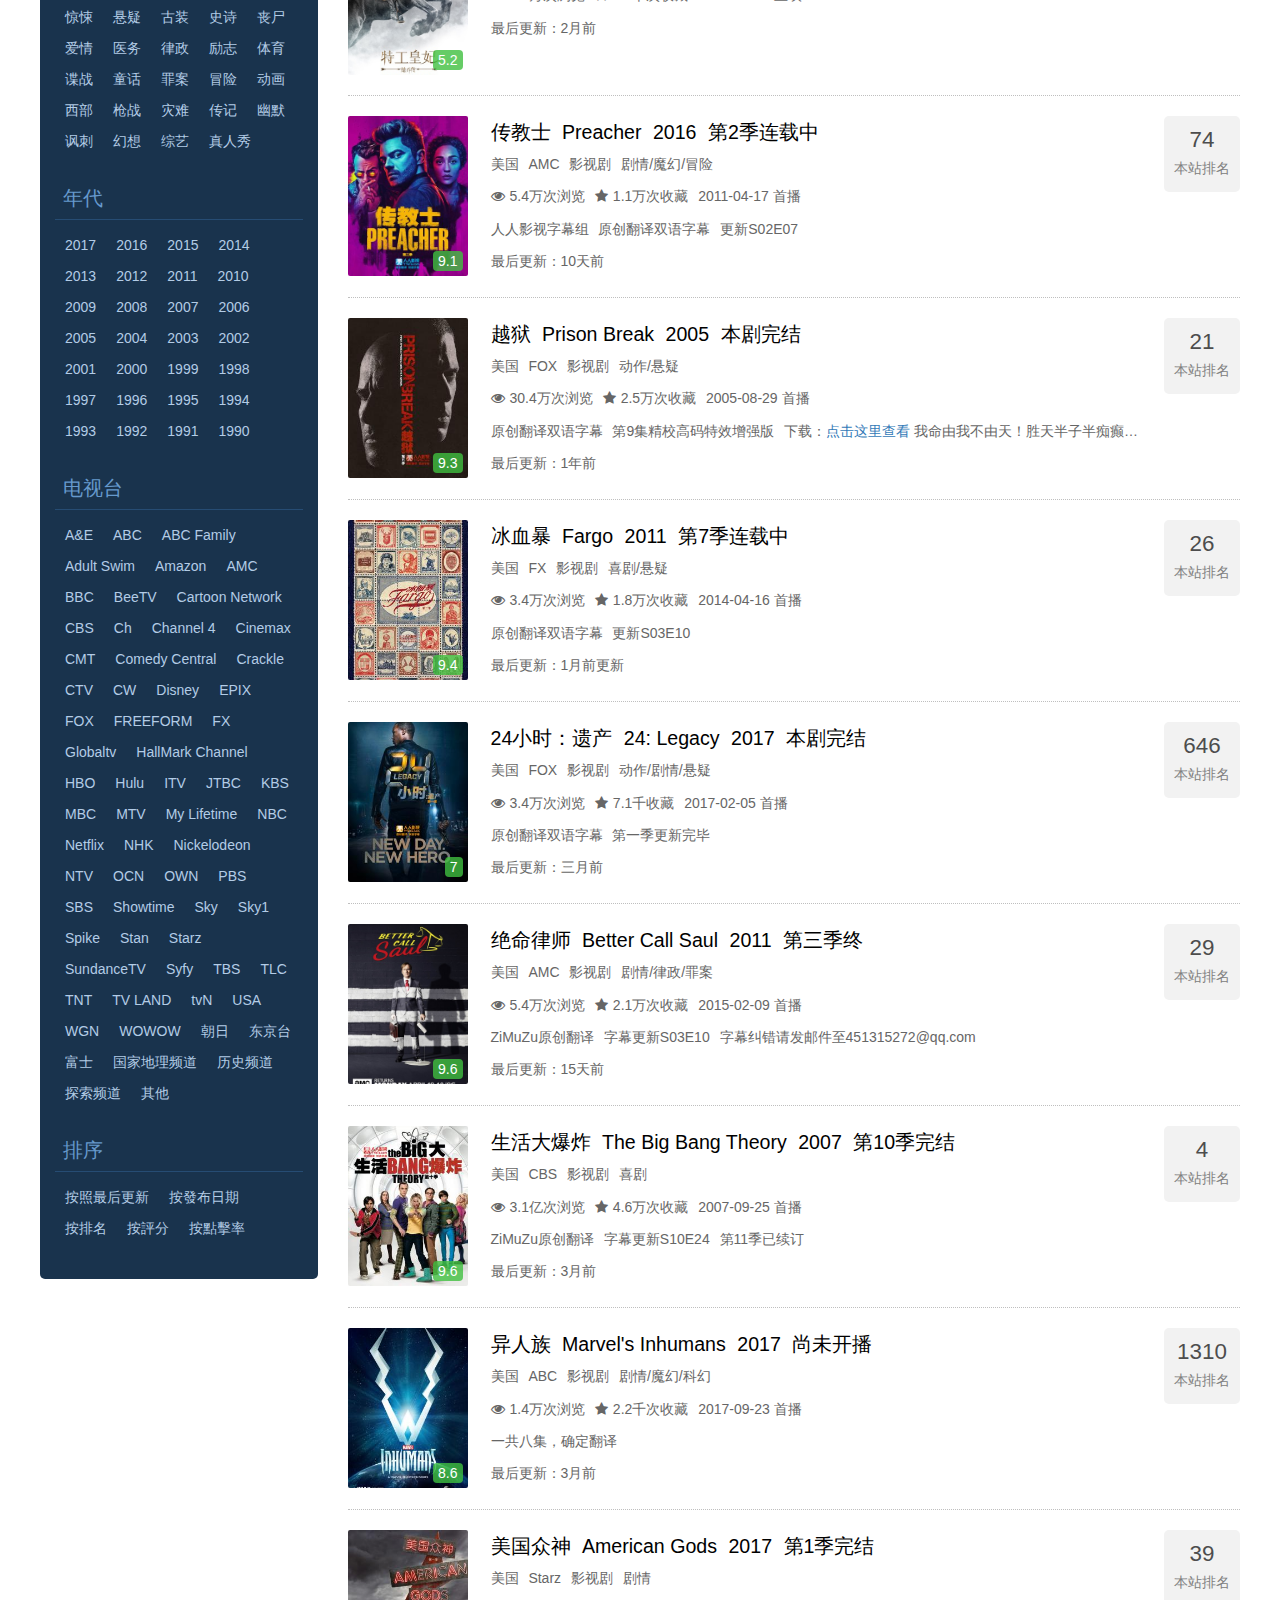
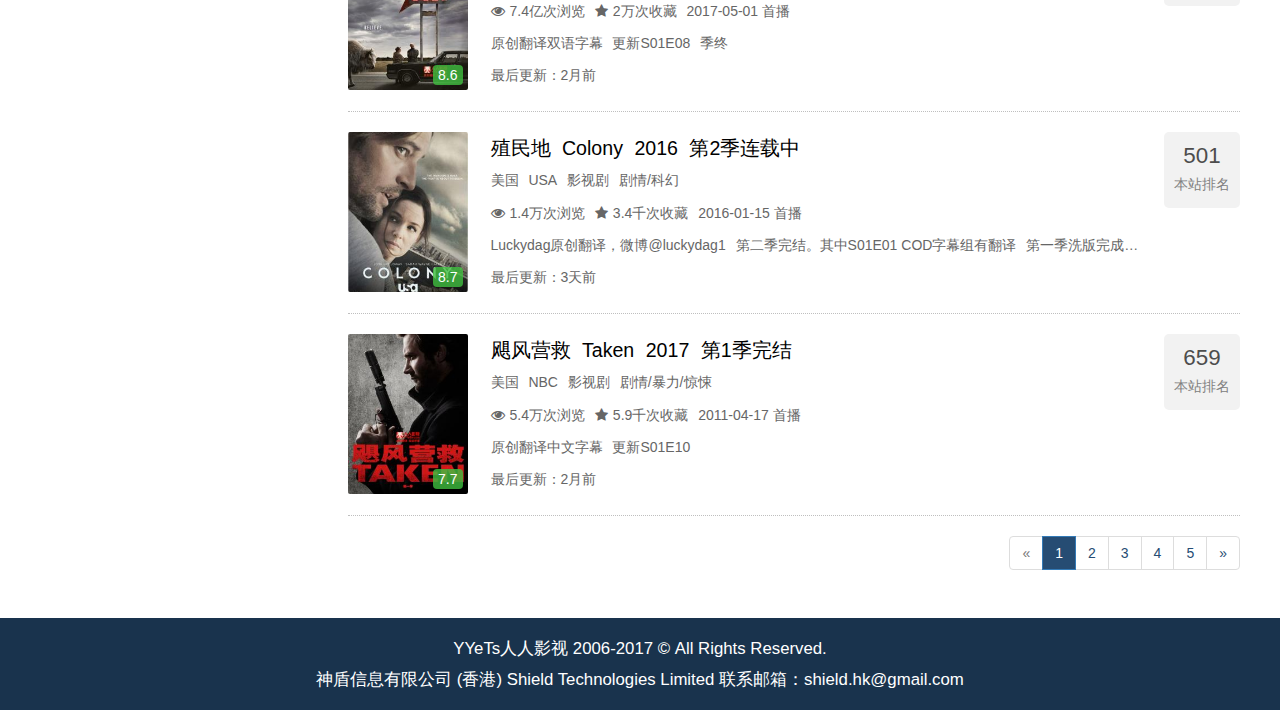
<file: template/film-list.html>
<!DOCTYPE html>
<html>
<head>
<meta charset="utf-8">
<title>film-list</title>
<meta http-equiv="X-UA-Compatible" content="IE=edge">
<meta name="viewport" content="width=device-width, initial-scale=1.0">
<meta name="description" content="">
<meta name="author" content="">
<script src="../lib/init/loadFiles.js"></script>
<style type="text/css">
</style>
<style type="text/less">

</style>
</head>
<body>
	<!---------header------------>
    <header class="ui-header">
    		<div class="ui-logo">
            <img src="../lib/style/images/logo.png" class="logo" alt="zimuzu.tv" />
            <img src="../lib/style/images/logo-bg.png" class="logo-bg" />
        </div>
        <ul class="ui-nav ui-mnav">
            <li class="active">首页</li>
            <li>资讯</li>
            <li>字幕</li>
            <li>影视库</li>
            <li>今日更新</li>
            <li>排行榜</li>
            <li class="ui-dropdown dropdown-message" >
                <i class="fa fa-caret-down"></i>
                <ul class="ui-dropdown-box">
                    <li>更多菜单<span class="badge">1</span></li>
                    <li>更多菜单<span class="badge">4</span></li>
                    <li class="divider"></li>
                    <li>更多菜单</li>
                </ul>
            </li>
        </ul>
                 
        <ul class="ui-nav ui-snav">
            <li class="ui-dropdown dropdown-app" >
                <i class="fa fa-fixed fa-mobile-phone"></i>APP下载
                <ul class="ui-dropdown-box">
                    <li class="ialess">
                    		<ul class="inline-wrapper">
                    			<li>
                    				<img src="../lib/style/images/qrcode/code-APP.png" alt="" class="qr-code"/>
	                    			<p>扫码下载手机APP</p>
                    			</li>
                    			<li>
                    				<img src="../lib/style/images/qrcode/code-H5.png" alt=""  class="qr-code"/>
	                    			<p>扫码访问手机H5版</p>
                    			</li>
	                    		
                    		</ul>
                    </li>
                </ul>
            </li>
            <li class="ui-dropdown dropdown-message" >
                <i class="fa fa-star"></i>
                <ul class="ui-dropdown-box">
                    <li>全部<span class="badge">38</span></li>
                    <li>电影<span class="badge">2</span></li>
                    <li>美剧<span class="badge">32</span></li>
                    <li>日剧<span class="badge">1</span></li>
                    <li>韩剧<span class="badge">3</span></li>
                    <li>其他<span class="badge">8</span></li>
                    <li>资讯<span class="badge">4</span></li>
                </ul>
            </li>
            <li class="ui-dropdown dropdown-message" >
                <i class="fa fa-envelope"></i>
                <ul class="ui-dropdown-box">
                    <li>私信<span class="badge">1</span></li>
                    <li>系统通知<span class="badge">4</span></li>
                </ul>
            </li>
            <li class="ui-dropdown dropdown-user">
            		<img class="img-head" src="../lib/style/images/head/header.jpg" alt="" />
                <span class="desc">aYin86</span>
                <ul class="ui-dropdown-box">
                    <li class="user-info-wrapper">
                    		<img class="img-head" src="../lib/style/images/head/header.jpg" alt="" />
                			<div class="user-info">
                				<p class="user-name">aYin86<span class="badge">至尊会员</span></p>
                				<p class="user-type"><i class="fa fa-sun-o"></i> 剧集后期组</p>
                			</div>
                    </li>
                    <li class="divider"></li>
                    <li>
                    		<ul class="tags">
	                        <li><p>0</p><p>动态</p></li>
	                        <li><p>68</p><p>评论</p></li>
	                        <li><p>35</p><p>积分</p></li>
	                        <li><p>231</p><p>登录天数</p></li>
	                    </ul>
                    </li>
                    <li class="divider"></li>
                    <li class="title">我要发布：</li>
                    <li>
                    		<ul class="tags">
                    			<li>新闻资讯</li>
		                    <li>收视快报</li>
		                    <li>新剧评测</li>
		                    <li>片单推荐</li>
                    		</ul>
                    		<ul class="tags">
                    			<li>剧评</li>
                    			<li>影评</li>
		                    <li>字幕</li>
		                    <li>公开课</li>
		                    <li>电影</li>
		                    <li>剧集</li>
		                    <li>求档</li>
                    		</ul>
                    </li>
                    <li class="divider"></li>
                    <li>
	                    	<ul class="tags">
	                        <li><i class="fa fa-gear"></i> 个人设置</li>
	                        <li><i class="fa fa-star"></i> 收藏</li>
	                        <li><i class="fa fa-sign-out"></i> 退出登录</li>
	                    </ul>
                    </li>
                </ul>
            </li>
            <li class="ui-dropdown dropdown-links" >
                <i class="fa fa-navicon" title="更多功能"></i>
                <ul class="ui-dropdown-box">
	                <li>互助求档</li>
                    <li>播出表</li>
                    <li class="divider"></li>
                    <li>官方微博</li>
                    <li>官方微信</li>
                    <li>人人词典</li>
                    <li>字幕工具</li>
                    <li>加入字幕组</li>
                    <li>内部</li>
                    <li class="divider"></li>
                    <li>美女视频</li>
                </ul>
            </li>
        </ul>
	</header>
	<!---------content------------>
	<div class="ui-content">
		<div class="ui-limit">
			<!---------search------------>
			<div class="ui-search">
				<input type="text" class="search-input" placeholder="请您要搜寻的内容，如 电影 美剧 字幕 资讯" />
				<button class="search-button"><i class="fa fa-search"></i></button>
			</div>
			<div class="row row-content row-content-top">
				<!---------热门下载------------>
				<div class="col-xs-12 col-box">
					<div class="panel">
						<div class="panel-heading">
							<span class="desc">全站热门</span>
						</div>
						<div class="panel-body">
							<ul class="play-list play-list-topdown play-list-topdown-ix">
		                        <li>
		                            <div class="img-item">
		                            		<div class="desc">S06E10</div>
			                            	<div class="tags">
			                            		<span class="name">1</span>
											<span class="type">影视剧</span>
											<ul class="corner bottom left"><li>史诗 魔幻 剧情</li></ul>
			                            		<ul class="corner bottom right"><li>美国</li></ul>
			                            	</div>
			                            	<div class="count">1</div>
			                            	<div class="desc">S7E3</div>
		                                 <img src="../lib/style/images/tvplay/tvplay16.jpg" alt="">
		                            </div>
		                            <p class="name-chs">权利的游戏</p>
		                            <p class="name-eng">Game of Thrones</p>
		                        </li>
		                        <li>
		                            <div class="img-item">
		                                <div class="tags">
											<span class="name">2</span>
											<span class="type">影视剧</span>
											<ul class="corner bottom left"><li>恐怖 惊悚 剧情</li></ul>
			                            		<ul class="corner bottom right"><li>美国</li></ul>
										</div>
										<div class="count">1</div>
		                                <div class="desc">S7E1</div>
		                                <img src="../lib/style/images/tvplay/tvplay1.jpg" alt="">
		                            </div>
		                            <p class="name-chs">行尸走肉</p>
		                            <p class="name-eng">Walking Dead</p>
		                        </li>
		                        <li>
		                            <div class="img-item">
		                            		<div class="tags">
											<span class="name">3</span>
											<span class="type">电影</span>
											<ul class="corner bottom left"><li>战争</li></ul>
			                            		<ul class="corner bottom right"><li>中国</li></ul>
										</div>
										<div class="count">3</div>
		                                <div class="desc">预告</div>
		                                <img src="../lib/style/images/movies/movie7.jpg" alt="">
		                            </div>
		                            <p class="name-chs">湄公河行动</p>
		                        </li>
		                        <li>
		                            <div class="img-item">
		                            		<div class="tags">
											<span class="name">4</span>
											<span class="type">电影</span>
											<ul class="corner bottom left"><li>恐怖</li></ul>
			                            		<ul class="corner bottom right"><li>美国</li></ul>
										</div>
										<div class="count">4</div>
		                                <div class="desc">正片</div>
		                                <img src="../lib/style/images/movies/movie2.jpg" alt="">
		                            </div>
		                            <p class="name-chs">黑夜传说3</p>
		                            <p class="name-eng">Underworld: Rise of the Lycans</p>
		                        </li>
		                        <li>
		                            <div class="img-item">
		                            		<div class="tags">
											<span class="name">5</span>
											<span class="type">电影</span>
											<ul class="corner bottom left"><li>科幻</li></ul>
			                            		<ul class="corner bottom right"><li>美国</li></ul>
										</div>
		                                <div class="desc">预告</div>
		                                <img src="../lib/style/images/movies/movie3.jpg" alt="">
		                            </div>
		                            <p class="name-chs">刺客信条</p>
		                            <p class="name-eng">Assassin's Creed</p>
		                        </li>
		                        <li>
		                            <div class="img-item">
		                            		<div class="tags">
											<span class="name">6</span>
											<span class="type">影视剧</span>
											<ul class="corner bottom left"><li>剧情</li></ul>
			                            		<ul class="corner bottom right"><li>美国</li></ul>
										</div>
		                                <div class="desc">S3E11</div>
		                                <img src="../lib/style/images/tvplay/tvplay4.jpg" alt="">
		                            </div>
		                            <p class="name-chs">全境通告</p>
		                            <p class="name-eng">A.P.B.</p>
		                        </li>
		                        <li>
		                            <div class="img-item">
		                            		<div class="tags">
											<span class="name">7</span>
											<span class="type">影视剧</span>
											<ul class="corner bottom left"><li>喜剧</li></ul>
			                            		<ul class="corner bottom right"><li>美国</li></ul>
										</div>
		                                <div class="desc">S5E6</div>
		                                <img src="../lib/style/images/tvplay/tvplay5.jpg" alt="">
		                            </div>
		                            <p class="name-chs">世界上最后一个男人</p>
		                            <p class="name-eng">The Last Man on Earth</p>
		                        </li>
		                        <li>
		                            <div class="img-item">
		                            		<div class="tags">
											<span class="name">8</span>
											<span class="type">影视剧</span>
											<ul class="corner bottom left"><li>剧情</li></ul>
			                            		<ul class="corner bottom right"><li>美国</li></ul>
										</div>
		                                <div class="desc">S12E2</div>
		                                <img src="../lib/style/images/tvplay/tvplay6.jpg" alt="">
		                            </div>
		                            <p class="name-chs">衰姐们</p>
		                            <p class="name-eng">Girls</p>
		                        </li>
		                        <li>
		                            <div class="img-item">
		                            		<div class="tags">
											<span class="name">9</span>
											<span class="type">影视剧</span>
											<ul class="corner bottom left"><li>动画</li></ul>
			                            		<ul class="corner bottom right"><li>英国</li></ul>
										</div>
		                                <div class="desc">S5E15</div>
		                                <img src="../lib/style/images/tvplay/tvplay7.jpg" alt="">
		                            </div>
		                            <p class="name-chs">开心汉堡店</p>
		                            <p class="name-eng">Bob's Burgers</p>
		                        </li>
		                        <li>
		                            <div class="img-item">
		                            		<div class="tags">
											<span class="name">10</span>
											<span class="type">影视剧</span>
											<ul class="corner bottom left"><li>剧情</li></ul>
			                            		<ul class="corner bottom right"><li>美国</li></ul>
										</div>
		                                <div class="desc">S3E22</div>
		                                <img src="../lib/style/images/tvplay/tvplay8.jpg" alt="">
		                            </div>
		                            <p class="name-chs">亿万</p>
		                            <p class="name-eng">Billions</p>
		                        </li>
		                        <li>
		                            <div class="img-item">
		                            		<div class="tags">
											<span class="name">11</span>
											<span class="type">影视剧</span>
											<ul class="corner bottom left"><li>战争</li></ul>
			                            		<ul class="corner bottom right"><li>美国</li></ul>
										</div>
		                                <div class="desc">S1E15</div>
		                                <img src="../lib/style/images/tvplay/tvplay9.jpg" alt="">
		                            </div>
		                            <p class="name-chs">24小时遗产</p>
		                            <p class="name-eng">24: Legacy</p>
		                        </li>
		                        <li>
		                            <div class="img-item">
		                            		<div class="tags">
											<span class="name">12</span>
											<span class="type">影视剧</span>
											<ul class="corner bottom left"><li>战争</li></ul>
			                            		<ul class="corner bottom right"><li>美国</li></ul>
										</div>
		                                <div class="desc">S3E6</div>
		                                <img src="../lib/style/images/tvplay/tvplay10.jpg" alt="">
		                            </div>
		                            <p class="name-chs">飓风营救</p>
		                            <p class="name-eng">Taken</p>
		                        </li>
		                        <li>
		                            <div class="img-item">
		                            		<div class="tags">
											<span class="name">13</span>
											<span class="type">影视剧</span>
											<ul class="corner bottom left"><li>科幻</li></ul>
			                            		<ul class="corner bottom right"><li>美国</li></ul>
										</div>
		                                <div class="desc">S3E5</div>
		                                <img src="../lib/style/images/tvplay/tvplay11.jpg" alt="">
		                            </div>
		                            <p class="name-chs">殖民地</p>
		                            <p class="name-eng">Colony</p>
		                        </li>
		                        <li>
		                            <div class="img-item">
		                            		<div class="tags">
											<span class="name">14</span>
											<span class="type">电影</span>
											<ul class="corner bottom left"><li>战争</li></ul>
			                            		<ul class="corner bottom right"><li>美国</li></ul>
										</div>
		                                <div class="desc">预告</div>
		                                <img src="../lib/style/images/movies/movie1.jpg" alt="">
		                            </div>
		                            <p class="name-chs">血战钢锯岭</p>
		                            <p class="name-eng">Hacksaw Ridge</p>
		                        </li>
		                        
		                        <li>
		                            <div class="img-item">
		                            		<div class="tags">
											<span class="name">15</span>
											<span class="type">电影</span>
											<ul class="corner bottom left"><li>战争</li></ul>
			                            		<ul class="corner bottom right"><li>美国</li></ul>
										</div>
		                                <div class="desc">预告</div>
		                                <img src="../lib/style/images/movies/movie4.jpg" alt="">
		                            </div>
		                            <p class="name-chs">蝙蝠侠大战超人</p>
		                            <p class="name-eng">Batman VS Superman</p>
		                        </li>
		                        
		                        <li>
		                            <div class="img-item">
		                            		<div class="tags">
											<span class="name">16</span>
											<span class="type">电影</span>
											<ul class="corner bottom left"><li>战争</li></ul>
			                            		<ul class="corner bottom right"><li>美国</li></ul>
										</div>
		                                <div class="desc">预告</div>
		                                <img src="../lib/style/images/movies/movie5.jpg" alt="">
		                            </div>
		                            <p class="name-chs">X战警：天启</p>
		                            <p class="name-eng">Xman Skyline</p>
		                        </li>
		                        <li>
		                            <div class="img-item">
		                            		<div class="tags">
											<span class="name">17</span>
											<span class="type">影视剧</span>
											<ul class="corner bottom left"><li>剧情</li></ul>
			                            		<ul class="corner bottom right"><li>美国</li></ul>
										</div>
		                                <div class="desc">S2E3</div>
		                                <img src="../lib/style/images/tvplay/tvplay2.jpg" alt="">
		                            </div>
		                            <p class="name-chs">浮生若寄</p>
		                            <p class="name-eng">Crashing</p>
		                        </li>
		                        <li>
		                            <div class="img-item">
			                            	<div class="tags">
			                            		<span class="name">18</span>
											<span class="type">影视剧</span>
											<ul class="corner bottom left"><li>剧情</li></ul>
			                            		<ul class="corner bottom right"><li>美国</li></ul>
			                            	</div>
			                            	<div class="desc">S03E10</div>
		                                 <img src="../lib/style/images/tvplay/tvplay17.jpg" alt="">
		                            </div>
		                            <p class="name-chs">冰血暴</p>
		                            <p class="name-eng">Fargo</p>
		                        </li>
	                    		</ul>
						</div>
					</div>
				</div><!--col-xs-9 end-->
			</div>
			<div class="row row-content">
				<div class="col-xs-3">
					<div class="filter-wrapper">
						<ul class="tips">
							<li class="login-tip">从您<i class="mark">3天前</i>登录以来</li>
							<li>更新电视剧<i class="mark">1</i>部</li>
							<li>开播新剧<i class="mark">44</i>部</li>
							<li>新发布电影<i class="mark">0</i>部</li>
						</ul>
						<div class="filter-btn">
							<p class="title">信息快速查询</p>
							<ul class="btn-wrapper">
								<li><button class="btn">播出时间表</button></li>
								<li><button class="btn">新季回归表</button></li>
								<li><button class="btn">续订和取消</button></li>
								<li><button class="btn">已开播新剧</button></li>
								<li><button class="btn">未开播新剧</button></li>
								<li><button class="btn">热门新剧</button></li>
							</ul>
						</div>
						<div class="filter">
							<p class="title">类别</p>
							<ul class="select-wrapper">
								<li><a href="#">电影</a></li><li class="active">影视剧</li>
								<li>公开课</li><li>纪录片</li>
							</ul>
						</div>
						<div class="filter">
							<p class="title">国家及地区</p>
							<ul class="select-wrapper">
								<li>美国</li><li>大陆</li><li>日本</li>
								<li>韩国</li><li>英国</li><li>香港</li>
								<li>台湾</li><li>印度</li><li>法国</li>
								<li>德国</li><li>加拿大</li><li>西班牙</li>
								<li>泰国</li><li>意大利</li><li>新加坡</li>
								<li>俄罗斯</li><li>墨西哥</li><li>德国</li>
								<li>澳大利亚</li><li>巴西</li><li>越南</li>
								<li>土耳其</li><li>埃及</li><li>其他</li>
							</ul>
						</div>
						<div class="filter">
							<p class="title">类型</p>
							<ul class="select-wrapper">
								<li>动作</li><li>战争</li><li>剧情</li>
								<li>喜剧</li><li>生活</li><li>偶像</li>
								<li>青春</li><li>魔幻</li><li>科幻</li>
								<li>历史</li><li>纪录</li><li>暴力</li>
								<li>暴力</li><li>歌舞</li><li>恐怖</li>
								<li>惊悚</li><li>悬疑</li><li>古装</li>
								<li>史诗</li><li>丧尸</li><li>爱情</li>
								<li>医务</li><li>律政</li><li>励志</li>
								<li>体育</li><li>谍战</li><li>童话</li>
								<li>罪案</li><li>冒险</li><li>动画</li>
								<li>西部</li><li>枪战</li><li>灾难</li>
								<li>传记</li><li>幽默</li><li>讽刺</li>
								<li>幻想</li><li>综艺</li><li>真人秀</li>
							</ul>
						</div>
						<div class="filter">
							<p class="title">年代</p>
							<ul class="select-wrapper">
								<li>2017</li><li>2016</li><li>2015</li><li>2014</li><li>2013</li><li>2012</li>
								<li>2011</li><li>2010</li><li>2009</li><li>2008</li><li>2007</li><li>2006</li>
								<li>2005</li><li>2004</li><li>2003</li><li>2002</li><li>2001</li><li>2000</li>
								<li>1999</li><li>1998</li><li>1997</li><li>1996</li><li>1995</li><li>1994</li>
								<li>1993</li><li>1992</li><li>1991</li><li>1990</li>
							</ul>
						</div>
						<div class="filter">
							<p class="title">电视台</p>
							<ul class="select-wrapper">
								<li>A&E</li><li>ABC</li><li>ABC Family</li>
								<li>Adult Swim</li><li>Amazon</li><li>AMC</li>
								<li>BBC</li><li>BeeTV</li><li>Cartoon Network</li>
								<li>CBS</li><li>Ch</li><li>Channel 4</li>
								<li>Cinemax</li><li>CMT</li><li>Comedy Central</li>
								<li>Crackle</li><li>CTV</li><li>CW</li>
								<li>Disney</li><li>EPIX</li><li>FOX</li>
								<li>FREEFORM</li><li>FX</li><li>Globaltv</li>
								<li>HallMark Channel</li><li>HBO</li><li>Hulu</li>
								<li>ITV</li><li>JTBC</li><li>KBS</li>
								<li>MBC</li><li>MTV</li><li>My Lifetime</li>
								<li>NBC</li><li>Netflix</li><li>NHK</li>
								<li>Nickelodeon</li><li>NTV</li><li>OCN</li>
								<li>OWN</li><li>PBS</li><li>SBS</li>
								<li>Showtime</li><li>Sky</li><li>Sky1</li>
								<li>Spike</li><li>Stan</li><li>Starz</li>
								<li>SundanceTV</li><li>Syfy</li><li>TBS</li>
								<li>TLC</li><li>TNT</li><li>TV LAND</li>
								<li>tvN</li><li>USA</li><li>WGN</li>
								<li>WOWOW</li><li>朝日</li><li>东京台</li>
								<li>富士</li><li>国家地理频道</li><li>历史频道</li>
								<li>探索频道</li><li>其他</li>
							</ul>
						</div>
						<div class="filter">
							<p class="title">排序</p>
							<ul class="select-wrapper">
								<li>按照最后更新</li><li>按發布日期</li><li>按排名</li>
								<li>按評分</li><li>按點擊率</li>
							</ul>
						</div>
					</div>
				</div>
				<div class="col-xs-9">
					<div class="film-list">
						<div class="item">
                            <div class="img-item">
                                <a href="#"><img src="../lib/style/images/tvplay/tvplay16.jpg"/></a>
                                <div class="score">9.8</div>
                            </div>
                            <div class="film-info">
                                <div class="siterank"><i class="mark">1</i>本站排名</div>
                                <p class="title">
                                		<span class="chs">权利的游戏</span>
                                		<span class="eng">Game of Thrones</span>
                                		<span class="year">2011</span>
                                		<span class="season">第7季连载中</span>
                                </p>
                                <p class="sort">
	                                	<span class="nation">美国</span>
                                		<span class="comp">HBO</span>
                                		<span class="type">影视剧</span>
                                		<span class="class">战争/剧情/魔幻/历史/古装/史诗</span>
                                </p>
                                <p class="stat">
                                		<span class="view">5.4亿次浏览</span>
                                		<span class="fav">8.1万次收藏</span>
                                		<span class="start">2011-04-17 首播</span>
                                </p>
                                <p class="desc">
                                		<span>原创翻译双语字幕</span>
                                		<span>更新S07E03</span>
                                		<span>版权原因本站仅提供字幕，<a href="http://www.zimuzu.tv/subtitle/53143">点击这里查看</a></span>
                                </p>
                                <p class="dati">
                                		<span class="date">最后更新：3天前</span>
                                </p>
                            </div>
         				</div><!--item end-->
         				
         				<div class="item">
                            <div class="img-item">
                                <a href="#"><img src="../lib/style/images/movies/movie26.jpg"/></a>
                                <div class="score">8.6</div>
                            </div>
                            <div class="film-info">
                                <div class="siterank"><i class="mark">1954</i>本站排名</div>
                                <p class="title">
                                		<span class="chs">神奇女侠</span>
                                		<span class="eng">Wonder Woman</span>
                                		<span class="year">2017</span>
                                		<span class="season">已上映</span>
                                </p>
                                <p class="sort">
                                		<span class="nation">美国</span>
                                		<span class="type">电影</span>
                                		<span class="class">动作/冒险</span>
                                </p>
                                <p class="stat">
                                		<span class="view">1.4亿次浏览</span>
                                		<span class="fav">6.3万次收藏</span>
                                		<span class="start">2017-06-02 首播</span>
                                </p>
                                <p class="desc">
                                		<span>更新韩版硬字幕HD片源，比枪版清晰比WEB模糊的渣版！</span>
                                </p>
                                <p class="dati">
                                		<span class="date">最后更新：1月前</span>
                                </p>
                            </div>
         				</div><!--item end-->
         				
         				<div class="item">
                            <div class="img-item">
                                <a href="#"><img src="../lib/style/images/tvplay/tvplay22.jpg"/></a>
                                <div class="score">6.3</div>
                            </div>
                            <div class="film-info">
                                <div class="siterank"><i class="mark">352</i>本站排名</div>
                                <p class="title">
                                		<span class="chs">我的前半生</span>
                                		<span class="eng">The First Half of My Life</span>
                                		<span class="year">2017</span>
                                		<span class="season">第1季连载中</span>
                                </p>
                                <p class="sort">
                                		<span class="nation">中国</span>
                                		<span class="type">影视剧</span>
                                		<span class="class">剧情/家庭</span>
                                </p>
                                <p class="stat">
                                		<span class="view">1.4亿次浏览</span>
                                		<span class="fav">2.1万次收藏</span>
                                		<span class="start">2017-07-4 首播</span>
                                </p>
                                <p class="dati">
                                		<span class="date">最后更新：1月前</span>
                                </p>
                            </div>
         				</div><!--item end-->
         				
         				<div class="item">
                            <div class="img-item">
                                <a href="#"><img src="../lib/style/images/tvplay/tvplay21.jpg"/></a>
                                <div class="score">9.8</div>
                            </div>
                            <div class="film-info">
                                <div class="siterank"><i class="mark">156</i>本站排名</div>
                                <p class="title">
                                		<span class="chs">侍女的故事</span>
                                		<span class="eng">The Handmaid's Tale</span>
                                		<span class="year">2017</span>
                                		<span class="season">第1季完结</span>
                                </p>
                                <p class="sort">
                                		<span class="nation">美国</span>
                                		<span class="comp">Hulu</span>
                                		<span class="type">影视剧</span>
                                		<span class="class">剧情</span>
                                </p>
                                <p class="stat">
                                		<span class="view">3.2万次浏览</span>
                                		<span class="fav">7.8千次收藏</span>
                                		<span class="start">2017-04-27 首播</span>
                                </p>
                                <p class="desc">
                                		<span>人人影视字幕组</span>
                                		<span>原创翻译双语字幕</span>
                                		<span>更新S01E10</span>
                                </p>
                                <p class="dati">
                                		<span class="date">最后更新：1月前</span>
                                </p>
                            </div>
         				</div><!--item end-->
         				
         				<div class="item">
                            <div class="img-item">
                                <a href="#"><img src="../lib/style/images/tvplay/tvplay20.jpg"/></a>
                                <div class="score">5.2</div>
                            </div>
                            <div class="film-info">
                                <div class="siterank"><i class="mark">421</i>本站排名</div>
                                <p class="title">
                                		<span class="chs">楚乔传</span>
                                		<span class="eng">Agent Princess</span>
                                		<span class="year">2017</span>
                                </p>
                                <p class="sort">
                                		<span class="nation">中国</span>
                                		<span class="type">电影</span>
                                		<span class="class">剧情/爱情/古装</span>
                                </p>
                                <p class="stat">
                                		<span class="view">7.2万次浏览</span>
                                		<span class="fav">1.1千次收藏</span>
                                		<span class="start">2017-06-05 上映</span>
                                </p>
                                <p class="dati">
                                		<span class="date">最后更新：2月前</span>
                                </p>
                            </div>
         				</div><!--item end-->
         				
         				<div class="item">
                            <div class="img-item">
                                <a href="#"><img src="../lib/style/images/tvplay/tvplay19.jpg"/></a>
                                <div class="score">9.1</div>
                            </div>
                            <div class="film-info">
                                <div class="siterank"><i class="mark">74</i>本站排名</div>
                                <p class="title">
                                		<span class="chs">传教士</span>
                                		<span class="eng">Preacher</span>
                                		<span class="year">2016</span>
                                		<span class="season">第2季连载中</span>
                                </p>
                                <p class="sort">
                                		<span class="nation">美国</span>
                                		<span class="comp">AMC</span>
                                		<span class="type">影视剧</span>
                                		<span class="class">剧情/魔幻/冒险</span>
                                </p>
                                <p class="stat">
                                		<span class="view">5.4万次浏览</span>
                                		<span class="fav">1.1万次收藏</span>
                                		<span class="start">2011-04-17 首播</span>
                                </p>
                                <p class="desc">
                                		<span>人人影视字幕组</span>
                                		<span>原创翻译双语字幕</span>
                                		<span>更新S02E07</span>
                                </p>
                                <p class="dati">
                                		<span class="date">最后更新：10天前</span>
                                </p>
                            </div>
         				</div><!--item end-->
         				
         				<div class="item">
                            <div class="img-item">
                                <a href="#"><img src="../lib/style/images/tvplay/tvplay18.jpg"/></a>
                                <div class="score">9.3</div>
                            </div>
                            <div class="film-info">
                                <div class="siterank"><i class="mark">21</i>本站排名</div>
                                <p class="title">
                                		<span class="chs">越狱</span>
                                		<span class="eng">Prison Break</span>
                                		<span class="year">2005</span>
                                		<span class="season">本剧完结</span>
                                </p>
                                <p class="sort">
                                		<span class="nation">美国</span>
                                		<span class="comp">FOX</span>
                                		<span class="type">影视剧</span>
                                		<span class="class">动作/悬疑</span>
                                </p>
                                <p class="stat">
                                		<span class="view">30.4万次浏览</span>
                                		<span class="fav">2.5万次收藏</span>
                                		<span class="start">2005-08-29 首播</span>
                                </p>
                                <p class="desc">
                                		<span>原创翻译双语字幕</span>
                                		<span>第9集精校高码特效增强版</span>
                                		<span>下载：<a href="http://www.zimuzu.tv/subtitle/52697">点击这里查看</a> 我命由我不由天！胜天半子半痴癫！ 一花一世界 一世一糊涂 非天我对弈之迷局，何必旁观？！</span>
                                </p>
                                <p class="dati">
                                		<span class="date">最后更新：1年前</span>
                                </p>
                            </div>
         				</div><!--item end-->
         				
         				<div class="item">
                            <div class="img-item">
                                <a href="#"><img src="../lib/style/images/tvplay/tvplay17.jpg"/></a>
                                <div class="score">9.4</div>
                            </div>
                            <div class="film-info">
                                <div class="siterank"><i class="mark">26</i>本站排名</div>
                                <p class="title">
                                		<span class="chs">冰血暴</span>
                                		<span class="eng">Fargo</span>
                                		<span class="year">2011</span>
                                		<span class="season">第7季连载中</span>
                                </p>
                                <p class="sort">
                                		<span class="nation">美国</span>
                                		<span class="comp">FX</span>
                                		<span class="type">影视剧</span>
                                		<span class="class">喜剧/悬疑</span>
                                </p>
                                <p class="stat">
                                		<span class="view">3.4万次浏览</span>
                                		<span class="fav">1.8万次收藏</span>
                                		<span class="start">2014-04-16 首播</span>
                                </p>
                                <p class="desc">
                                		<span>原创翻译双语字幕</span>
                                		<span>更新S03E10</span>
                                </p>
                                <p class="dati">
                                		<span class="date">最后更新：1月前更新</span>
                                </p>
                            </div>
         				</div><!--item end-->
         				
         				<div class="item">
                            <div class="img-item">
                                <a href="#"><img src="../lib/style/images/tvplay/tvplay9.jpg"/></a>
                                <div class="score">7</div>
                            </div>
                            <div class="film-info">
                                <div class="siterank"><i class="mark">646</i>本站排名</div>
                                <p class="title">
                                		<span class="chs">24小时：遗产</span>
                                		<span class="eng">24: Legacy</span>
                                		<span class="year">2017</span>
                                		<span class="season">本剧完结</span>
                                </p>
                                <p class="sort">
                                		<span class="nation">美国</span>
                                		<span class="comp">FOX</span>
                                		<span class="type">影视剧</span>
                                		<span class="class">动作/剧情/悬疑</span>
                                </p>
                                <p class="stat">
                                		<span class="view">3.4万次浏览</span>
                                		<span class="fav">7.1千收藏</span>
                                		<span class="start">2017-02-05 首播</span>
                                </p>
                                <p class="desc">
                                		<span>原创翻译双语字幕</span>
                                		<span>第一季更新完毕</span>
                                </p>
                                <p class="dati">
                                		<span class="date">最后更新：三月前</span>
                                </p>
                            </div>
         				</div><!--item end-->
         				
         				<div class="item">
                            <div class="img-item">
                                <a href="#"><img src="../lib/style/images/tvplay/tvplay15.jpg"/></a>
                                <div class="score">9.6</div>
                            </div>
                            <div class="film-info">
                                <div class="siterank"><i class="mark">29</i>本站排名</div>
                                <p class="title">
                                		<span class="chs">绝命律师</span>
                                		<span class="eng">Better Call Saul</span>
                                		<span class="year">2011</span>
                                		<span class="season">第三季终</span>
                                </p>
                                <p class="sort">
                                		<span class="nation">美国</span>
                                		<span class="comp">AMC</span>
                                		<span class="type">影视剧</span>
                                		<span class="class">剧情/律政/罪案</span>
                                </p>
                                <p class="stat">
                                		<span class="view">5.4万次浏览</span>
                                		<span class="fav">2.1万次收藏</span>
                                		<span class="start">2015-02-09 首播</span>
                                </p>
                                <p class="desc">
                                		<span>ZiMuZu原创翻译</span>
                                		<span>字幕更新S03E10</span>
                                		<span>字幕纠错请发邮件至451315272@qq.com</span>
                                </p>
                                <p class="dati">
                                		<span class="date">最后更新：15天前</span>
                                </p>
                            </div>
         				</div><!--item end-->
         				
         				<div class="item">
                            <div class="img-item">
                                <a href="#"><img src="../lib/style/images/tvplay/tvplay14.jpg"/></a>
                                <div class="score">9.6</div>
                            </div>
                            <div class="film-info">
                                <div class="siterank"><i class="mark">4</i>本站排名</div>
                                <p class="title">
                                		<span class="chs">生活大爆炸</span>
                                		<span class="eng">The Big Bang Theory</span>
                                		<span class="year">2007</span>
                                		<span class="season">第10季完结</span>
                                </p>
                                <p class="sort">
                                		<span class="nation">美国</span>
                                		<span class="comp">CBS</span>
                                		<span class="type">影视剧</span>
                                		<span class="class">喜剧</span>
                                </p>
                                <p class="stat">
                                		<span class="view">3.1亿次浏览</span>
                                		<span class="fav">4.6万次收藏</span>
                                		<span class="start">2007-09-25 首播</span>
                                </p>
                                <p class="desc">
                                		<span>ZiMuZu原创翻译</span>
                                		<span>字幕更新S10E24</span>
                                		<span>第11季已续订</span>
                                </p>
                                <p class="dati">
                                		<span class="date">最后更新：3月前</span>
                                </p>
                            </div>
         				</div><!--item end-->
         				
         				<div class="item">
                            <div class="img-item">
                                <a href="#"><img src="../lib/style/images/tvplay/tvplay13.jpg"/></a>
                                <div class="score">8.6</div>
                            </div>
                            <div class="film-info">
                                <div class="siterank"><i class="mark">1310</i>本站排名</div>
                                <p class="title">
                                		<span class="chs">异人族</span>
                                		<span class="eng">Marvel's Inhumans</span>
                                		<span class="year">2017</span>
                                		<span class="season">尚未开播</span>
                                </p>
                                <p class="sort">
                                		<span class="nation">美国</span>
                                		<span class="comp">ABC</span>
                                		<span class="type">影视剧</span>
                                		<span class="class">剧情/魔幻/科幻</span>
                                </p>
                                <p class="stat">
                                		<span class="view">1.4万次浏览</span>
                                		<span class="fav">2.2千次收藏</span>
                                		<span class="start">2017-09-23 首播</span>
                                </p>
                                <p class="desc">
                                		<span>一共八集，确定翻译</span>
                                </p>
                                <p class="dati">
                                		<span class="date">最后更新：3月前</span>
                                </p>
                            </div>
         				</div><!--item end-->
         				
         				<div class="item">
                            <div class="img-item">
                                <a href="#"><img src="../lib/style/images/tvplay/tvplay12.jpg"/></a>
                                <div class="score">8.6</div>
                            </div>
                            <div class="film-info">
                                <div class="siterank"><i class="mark">39</i>本站排名</div>
                                <p class="title">
                                		<span class="chs">美国众神</span>
                                		<span class="eng">American Gods</span>
                                		<span class="year">2017</span>
                                		<span class="season">第1季完结</span>
                                </p>
                                <p class="sort">
                                		<span class="nation">美国</span>
                                		<span class="comp">Starz</span>
                                		<span class="type">影视剧</span>
                                		<span class="class">剧情</span>
                                </p>
                                <p class="stat">
                                		<span class="view">7.4亿次浏览</span>
                                		<span class="fav">2万次收藏</span>
                                		<span class="start">2017-05-01 首播</span>
                                </p>
                                <p class="desc">
                                		<span>原创翻译双语字幕</span>
                                		<span>更新S01E08</span>
                                		<span>季终</span>
                                </p>
                                <p class="dati">
                                		<span class="date">最后更新：2月前</span>
                                </p>
                            </div>
         				</div><!--item end-->
         				
         				<div class="item">
                            <div class="img-item">
                                <a href="#"><img src="../lib/style/images/tvplay/tvplay11.jpg"/></a>
                                <div class="score">8.7</div>
                            </div>
                            <div class="film-info">
                                <div class="siterank"><i class="mark">501</i>本站排名</div>
                                <p class="title">
                                		<span class="chs">殖民地</span>
                                		<span class="eng">Colony</span>
                                		<span class="year">2016</span>
                                		<span class="season">第2季连载中</span>
                                </p>
                                <p class="sort">
                                		<span class="nation">美国</span>
                                		<span class="comp">USA</span>
                                		<span class="type">影视剧</span>
                                		<span class="class">剧情/科幻</span>
                                </p>
                                <p class="stat">
                                		<span class="view">1.4万次浏览</span>
                                		<span class="fav">3.4千次收藏</span>
                                		<span class="start">2016-01-15 首播</span>
                                </p>
                                <p class="desc">
                                		<span>Luckydag原创翻译，微博@luckydag1</span>
                                		<span>第二季完结。其中S01E01 COD字幕组有翻译</span>
                                		<span>第一季洗版完成，网盘提取码[jk8v]，第二季网盘提取码 【3l2f】</span>
                                </p>
                                <p class="dati">
                                		<span class="date">最后更新：3天前</span>
                                </p>
                            </div>
         				</div><!--item end-->
         				
         				<div class="item">
                            <div class="img-item">
                                <a href="#"><img src="../lib/style/images/tvplay/tvplay10.jpg"/></a>
                                <div class="score">7.7</div>
                            </div>
                            <div class="film-info">
                                <div class="siterank"><i class="mark">659</i>本站排名</div>
                                <p class="title">
                                		<span class="chs">飓风营救</span>
                                		<span class="eng">Taken</span>
                                		<span class="year">2017</span>
                                		<span class="season">第1季完结</span>
                                </p>
                                <p class="sort">
                                		<span class="nation">美国</span>
                                		<span class="comp">NBC</span>
                                		<span class="type">影视剧</span>
                                		<span class="class">剧情/暴力/惊悚</span>
                                </p>
                                <p class="stat">
                                		<span class="view">5.4万次浏览</span>
                                		<span class="fav">5.9千次收藏</span>
                                		<span class="start">2011-04-17 首播</span>
                                </p>
                                <p class="desc">
                                		<span>原创翻译中文字幕</span>
                                		<span>更新S01E10</span>
                                </p>
                                <p class="dati">
                                		<span class="date">最后更新：2月前</span>
                                </p>
                            </div>
         				</div><!--item end-->
         				
         				
					</div><!--film-list end-->
					<ul class="pagination film-list-pagination">
				        <li class="disabled"><a href="#" aria-label="Previous"><span aria-hidden="true">«</span></a></li>
				        <li class="active"><a href="#">1 <span class="sr-only">(current)</span></a></li>
				        <li><a href="#">2</a></li>
				        <li><a href="#">3</a></li>
				        <li><a href="#">4</a></li>
				        <li><a href="#">5</a></li>
				        <li><a href="#" aria-label="Next"><span aria-hidden="true">»</span></a></li>
				     </ul>
				</div><!--col-xs-9 end-->
			</div><!--row end-->
			
		</div><!--ui-limit end-->
	</div><!--ui-content end-->
	
	
	
	
	
	<div class="ui-footer ui-footer-simple">
		<div class="copyright">
			<p>YYeTs人人影视 2006-2017 © All Rights Reserved.</p>
			<p>神盾信息有限公司 (香港) Shield Technologies Limited 联系邮箱：shield.hk@gmail.com</p>
		</div>
	</div>
	
	<div class="hidden">
		
	</div>
	
</body>
</html>
<script src="../lib/init/loadFiles-after.js"></script>
<script>
$(function(){
	
})


$(window).load(function(){
	
});

</script>
</file>
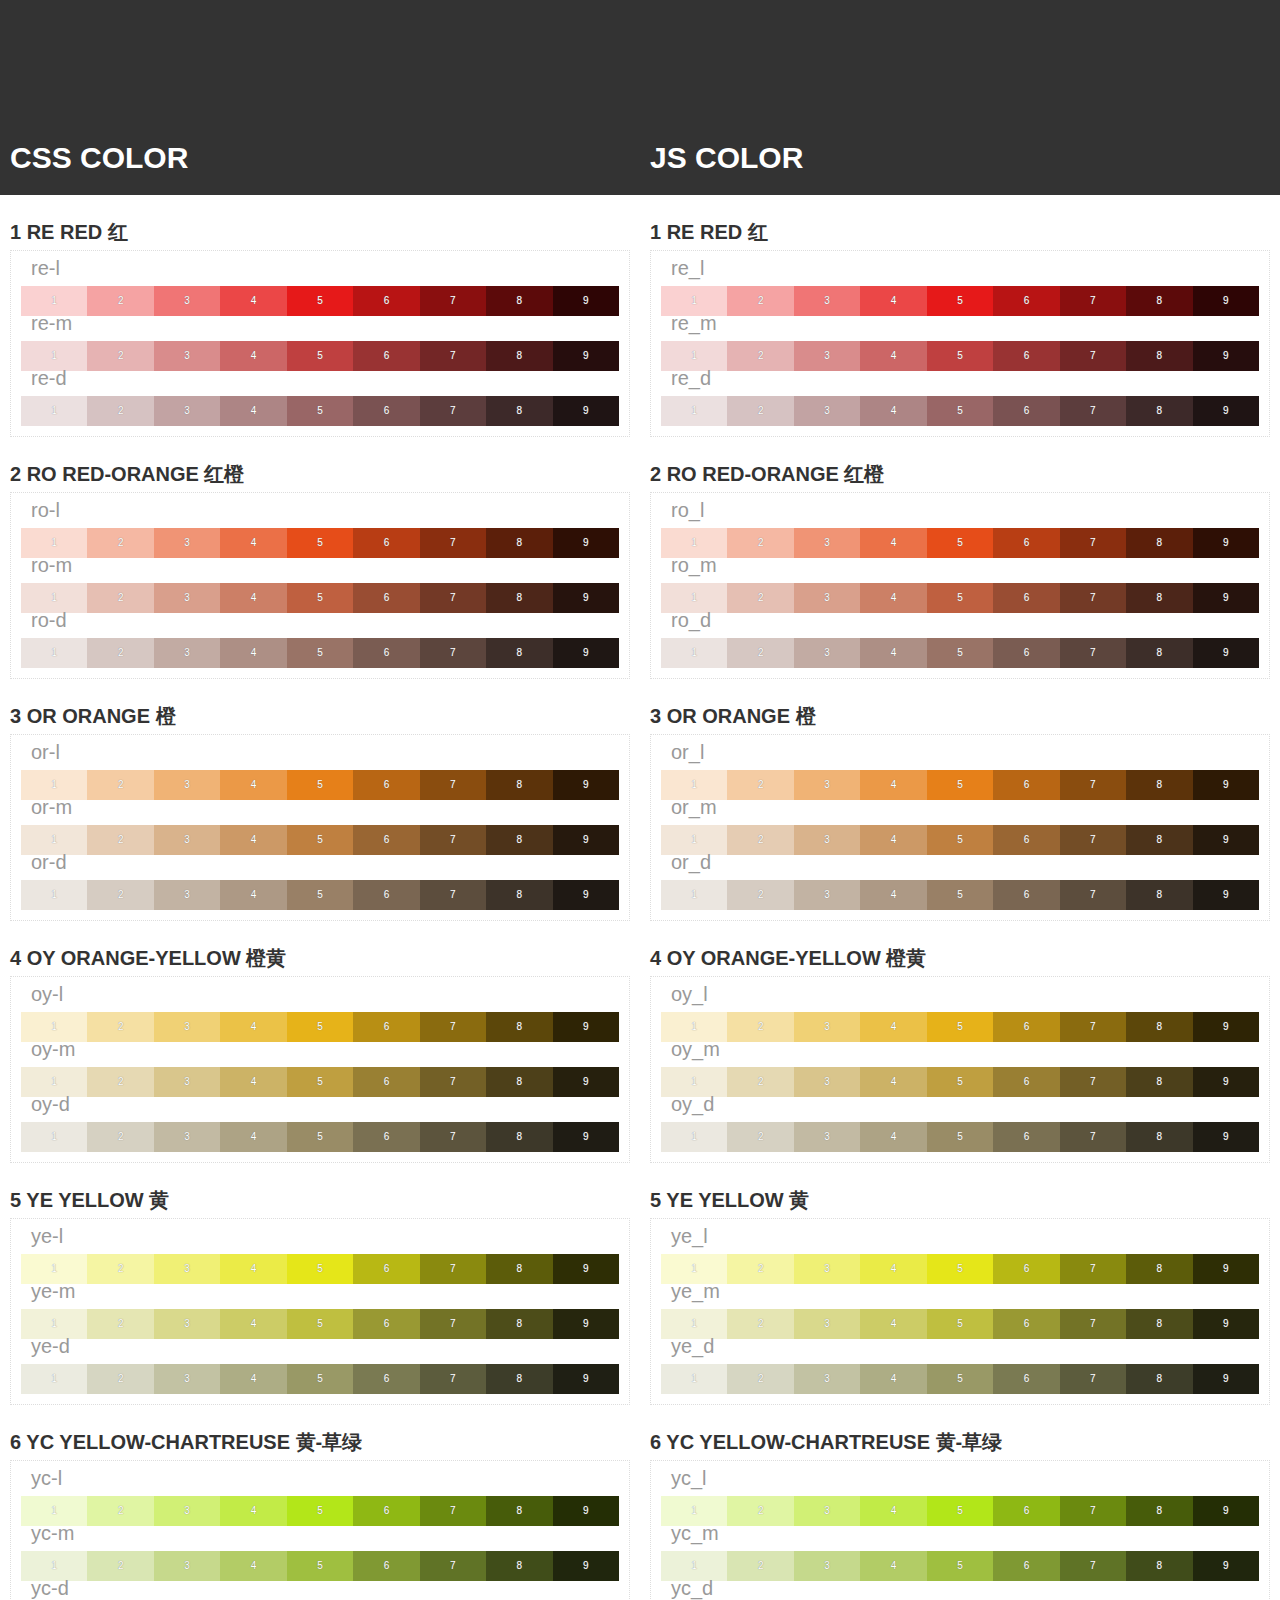
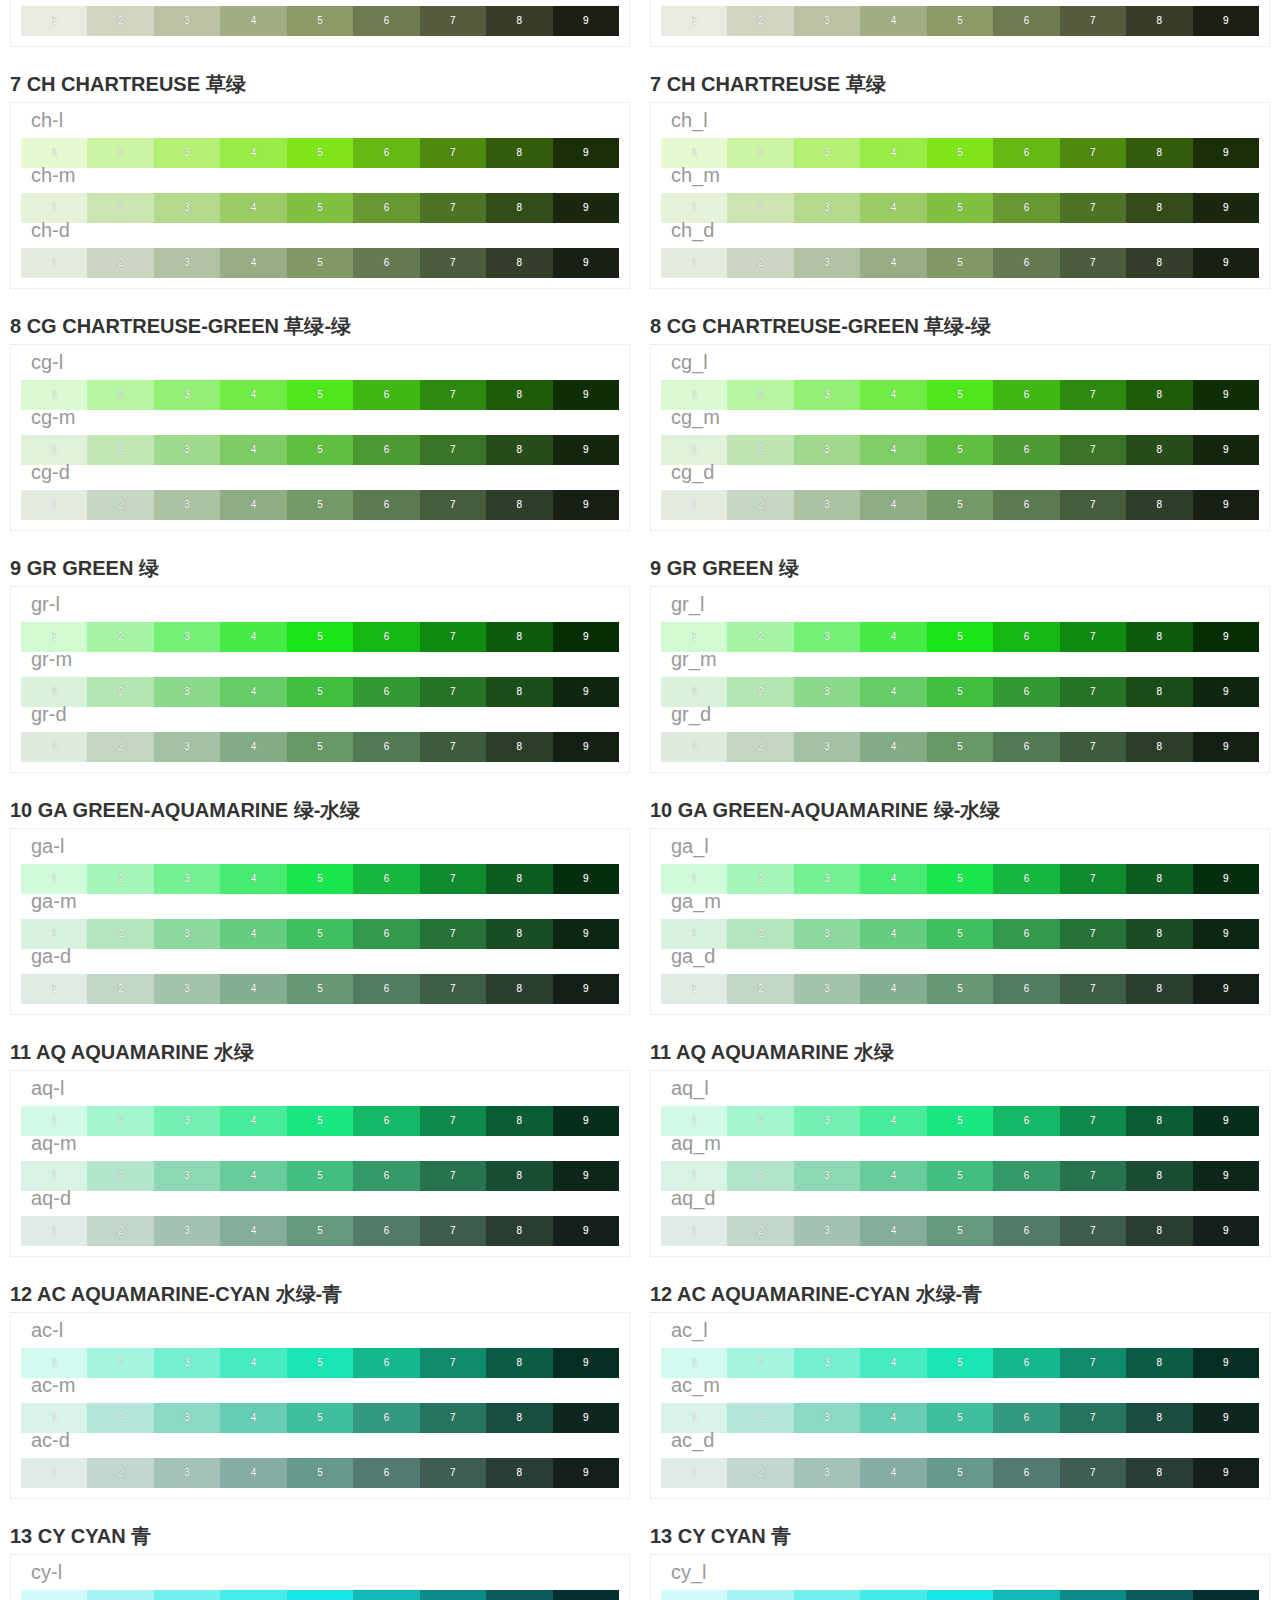
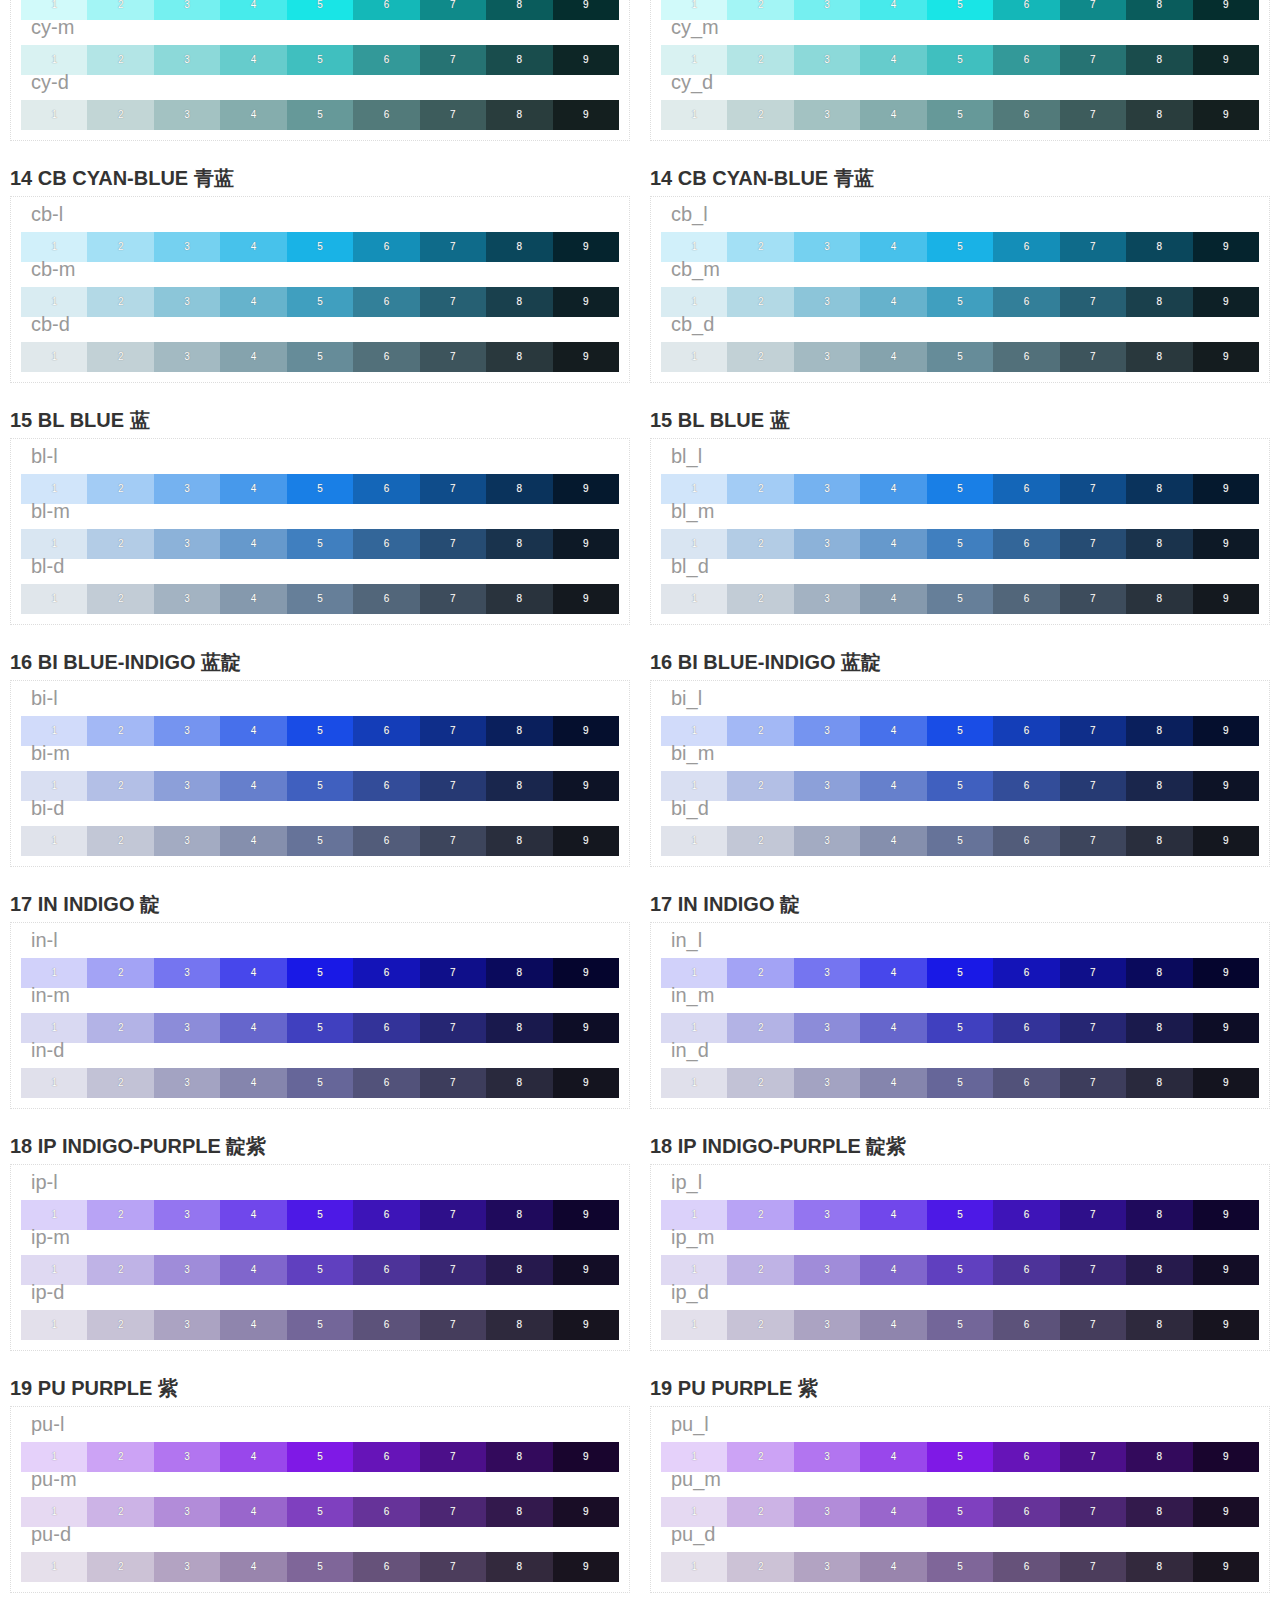
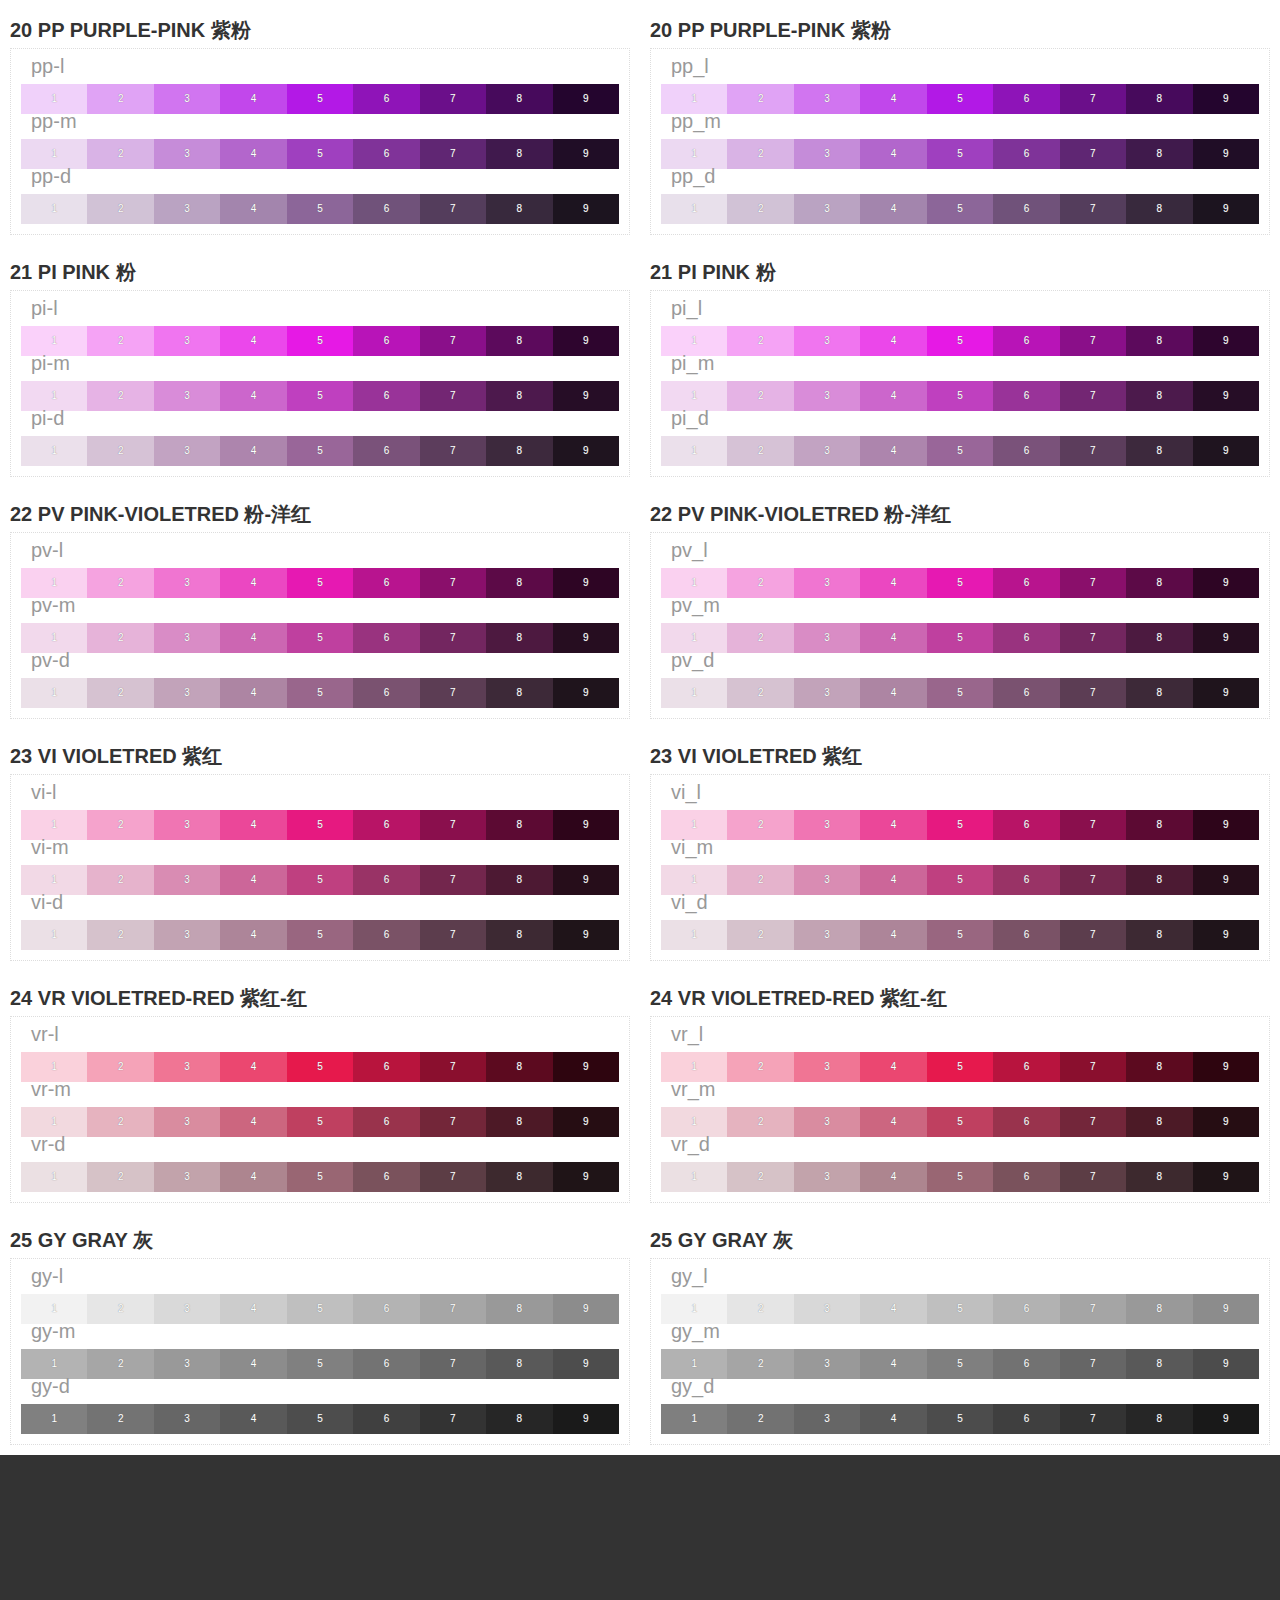
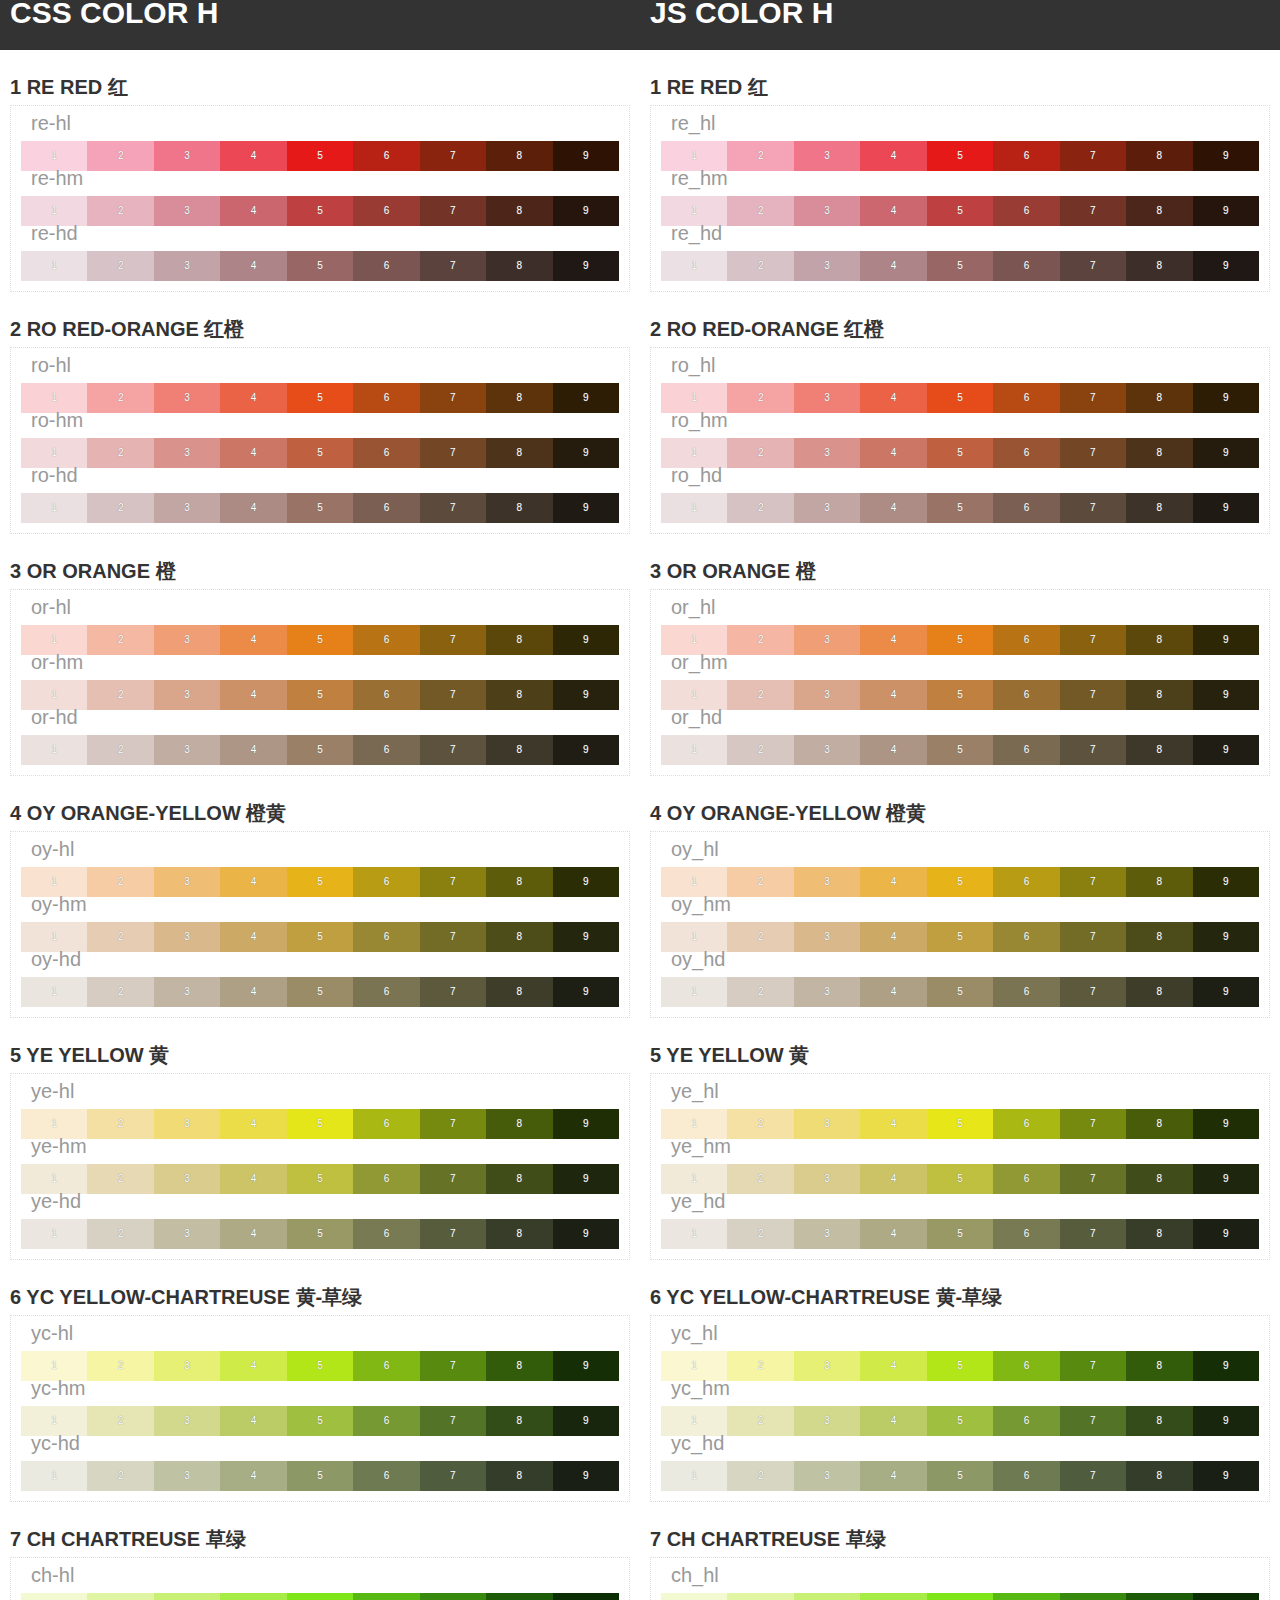
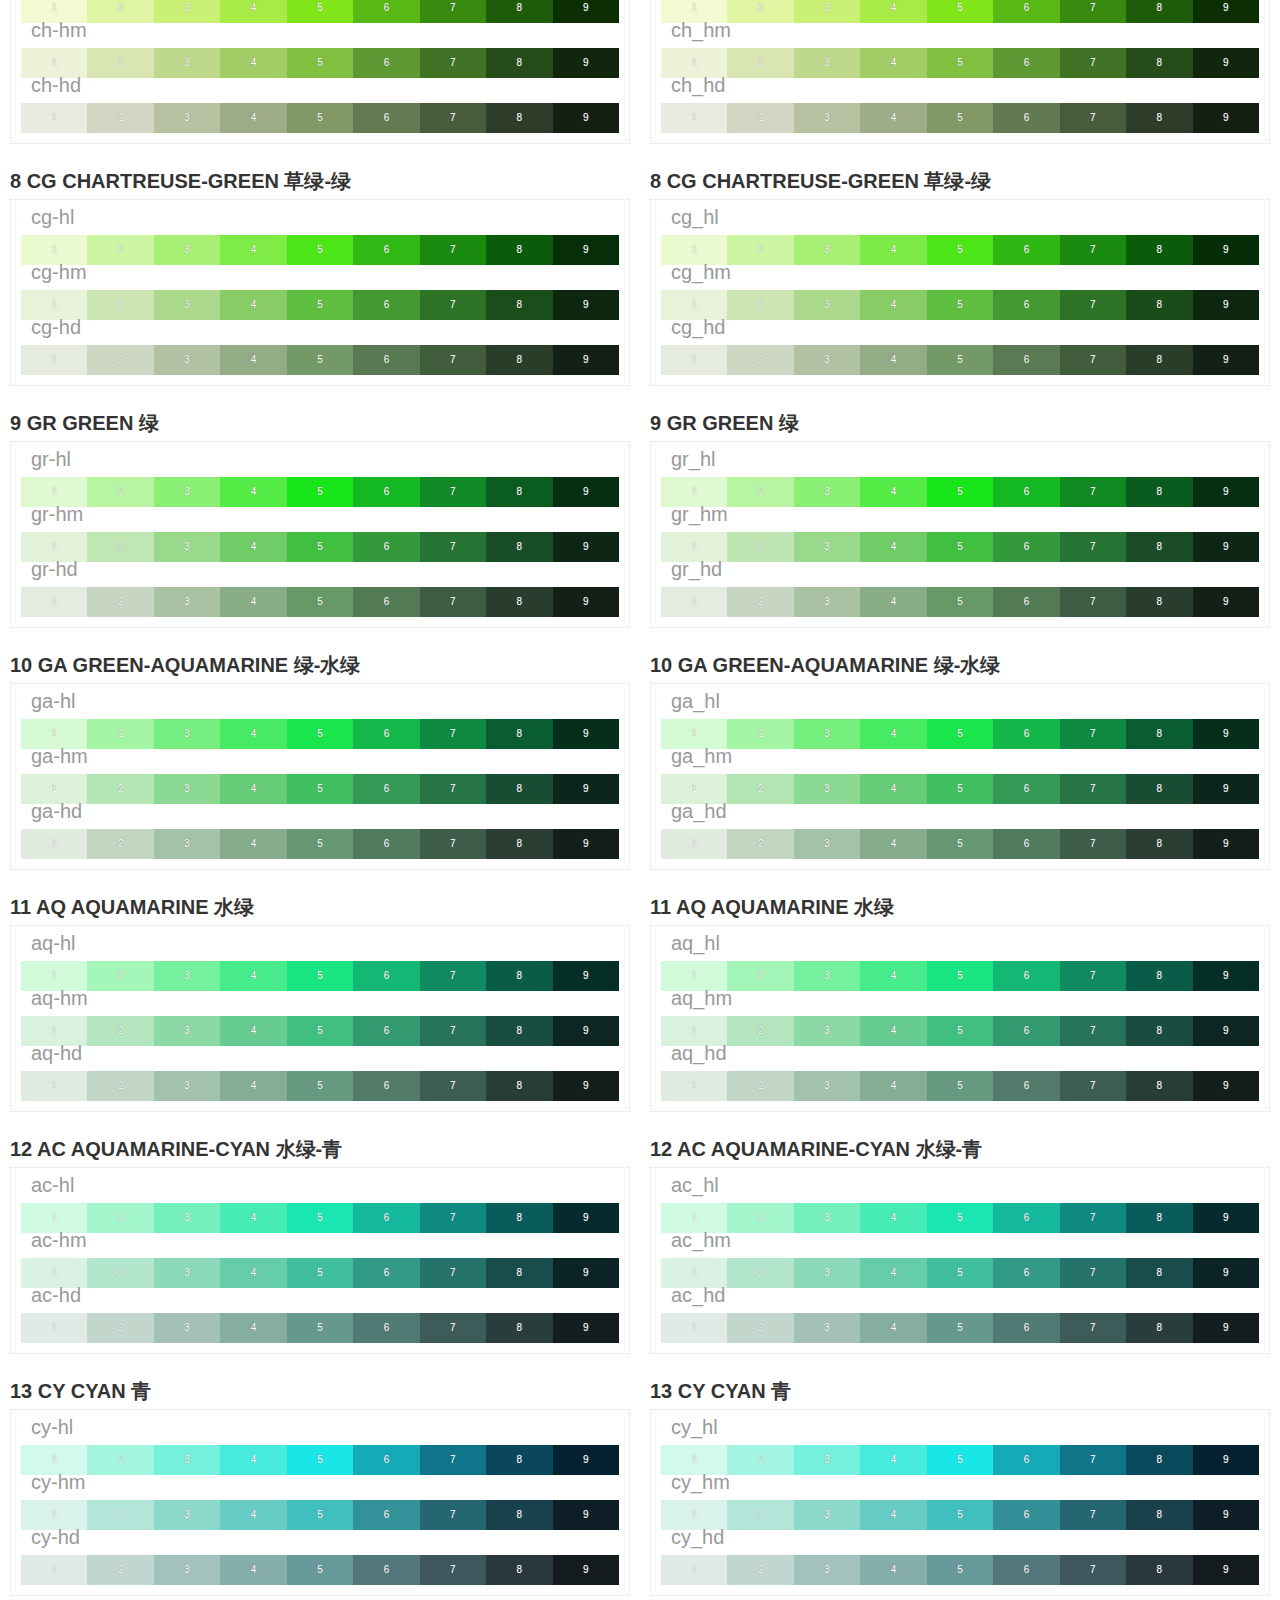
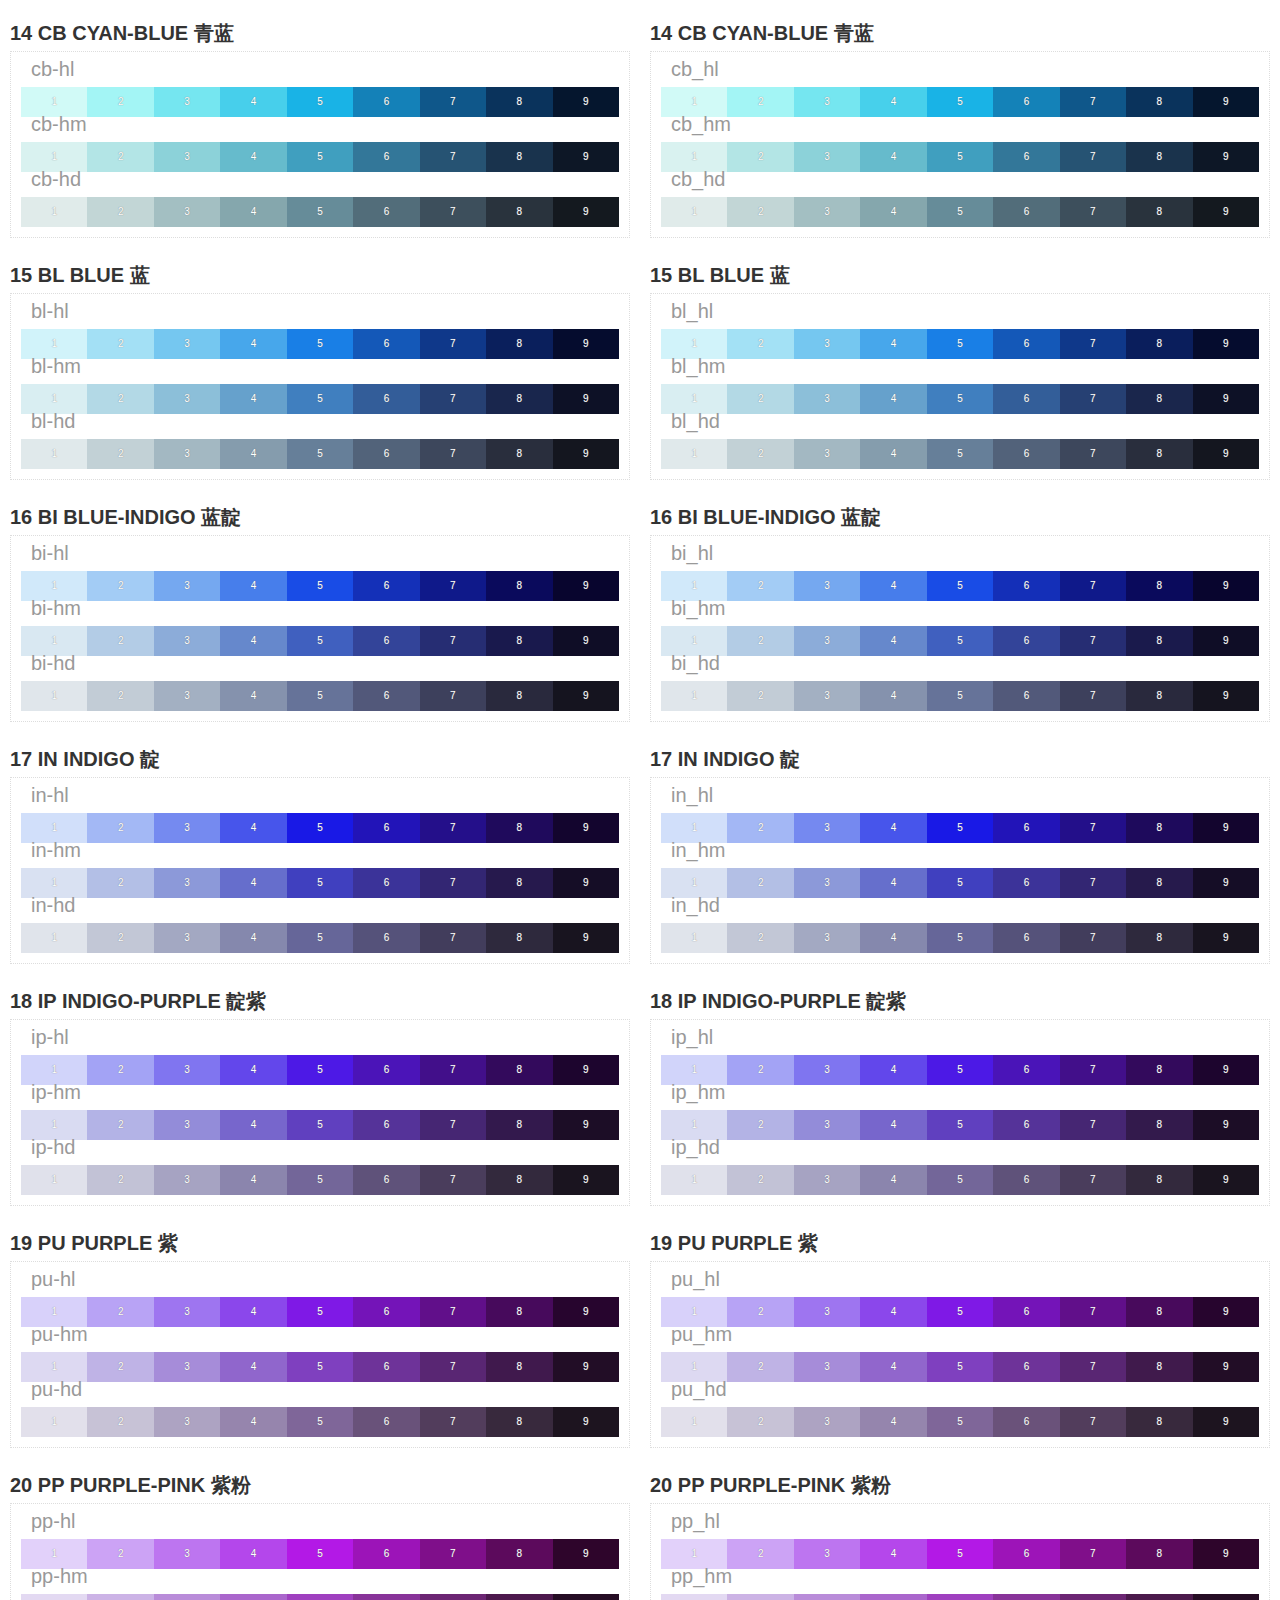
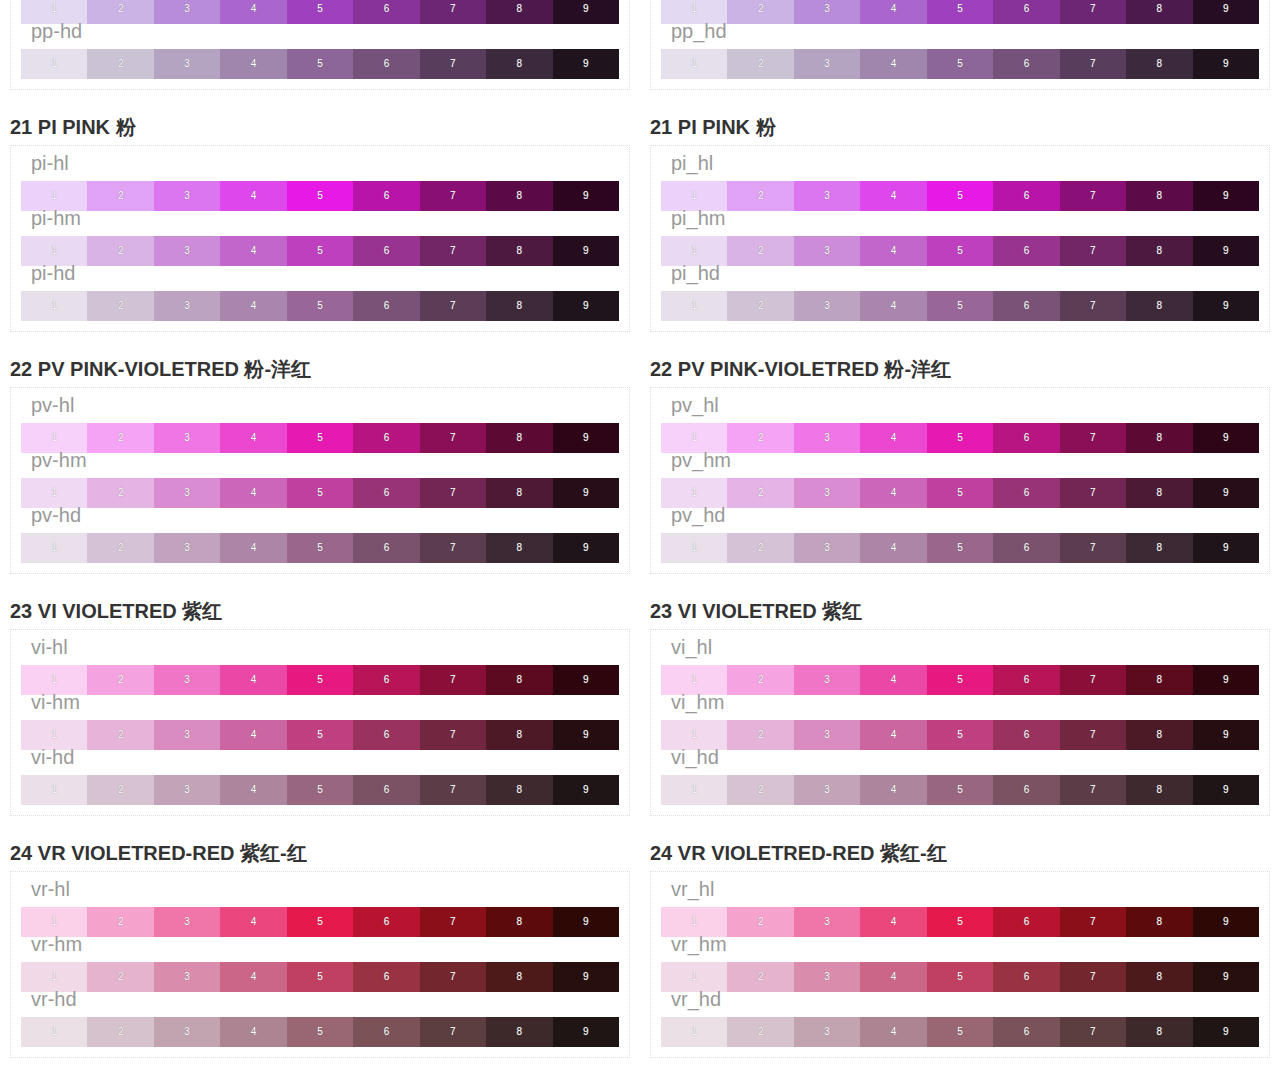
<file: template/js&css-color.html>
<!DOCTYPE html>
<html>
<head>
<meta charset="utf-8">
<title>index</title>
<meta http-equiv="X-UA-Compatible" content="IE=edge">
<meta name="viewport" content="width=device-width, initial-scale=1.0">
<meta name="description" content="">
<meta name="author" content="">
<script src="../lib/init/loadFiles.js"></script>
<style type="text/css">
body,html,*{padding:0; margin:0; font-size:10px; box-sizing: border-box;}

.title{font-size: 2rem; font-weight:bold;text-transform:uppercase; text-indent: 1rem; color:#333; margin-top:3rem;}
.color-wrapper .title-sub{font-size: 2rem;  text-indent: 1rem; color:#999;}
.color-wrapper{border: 1px dotted #ddd;padding:1rem; margin:1rem; display:block;}
.color-wrapper .color-group{display:table;width: 100%;}
.color-wrapper .color-group li{width:3rem;height:3rem; text-shadow: 0 0 1px #666; background-color: #000; display:table-cell; margin:.5rem;line-height: 3rem; color:#fff; text-align: center;}

.color-row{display:table;width:100%;}
.color-row .color-column{display:table-cell; width: 1%; height: 100px;}
.color-row .color-column .title1st{background-color: #333; font-size: 3rem; font-weight:bold;text-transform:uppercase; text-indent: 1rem; color:#fff; padding:15rem 0 3rem 0; }
.color-row .css-color{}
.color-row .js-color{}

</style>

</head>
<body class="">
	<div class="color-row">
		<div class="css-color color-column">
			<p class="title1st bg-blue-">CSS Color</p>
		</div>
		<div class="js-color color-column">
			<p class="title1st">JS Color</p>
		</div>
	</div>
	
	<div class="color-row">
		<div class="css-color-h color-column">
			<p class="title1st bg-blue-">CSS Color H</p>
		</div>
		<div class="js-color-h color-column">
			<p class="title1st">JS Color H</p>
		</div>
	</div>
</body>
</html>
<script src="../lib/init/loadFiles-after.js"></script>
<script>
	var red="#ff000";
$(function(){
   var engname=["red","red-orange","orange","orange-yellow","yellow","yellow-chartreuse","chartreuse","chartreuse-green","green","green-aquamarine","aquamarine","aquamarine-cyan","cyan","cyan-blue","blue","blue-indigo","indigo","indigo-purple","purple","purple-pink","pink","pink-violetred","violetred","violetred-red","gray"];
   var chsname=["红","红橙","橙","橙黄","黄","黄-草绿","草绿","草绿-绿","绿","绿-水绿","水绿","水绿-青","青","青蓝","蓝","蓝靛","靛","靛紫","紫","紫粉","粉","粉-洋红","紫红","紫红-红","灰"];
   var colors=["re","ro","or","oy","ye","yc","ch","cg","gr","ga","aq","ac","cy","cb","bl","bi","in","ip","pu","pp","pi","pv","vi","vr","gy"];
   var sort=["l","m","d"];
   var sortH=["hl","hm","hd"];
//css color
   for(i=0;i<colors.length;i++){
   	$(".css-color").append("<p class='title'>"+(i+1)+" "+colors[i]+" "+engname[i]+" "+chsname[i]+"</p>");
   	$(".css-color").append("<div class='color-wrapper "+colors[i]+"-wrapper'></div>");
   	for(j=0;j<sort.length;j++){
   		$(".css-color").find("."+colors[i]+"-wrapper").append("<p class='title-sub'>"+colors[i]+"-"+sort[j]+"</p>");
   		$(".css-color").find("."+colors[i]+"-wrapper").append("<ul class='color-group "+colors[i]+"-"+sort[j]+"'></ul>");
   		for(k=1;k<10;k++){
   			$(".css-color").find("."+colors[i]+"-"+sort[j]).append("<li class='bg-"+colors[i]+"-"+sort[j]+k+"'>"+k+"</li>")
   		}
   	}
   }
//js color 
   for(i=0;i<colors.length;i++){
   	$(".js-color").append("<p class='title'>"+(i+1)+" "+colors[i]+" "+engname[i]+" "+chsname[i]+"</p>");
   	$(".js-color").append("<div class='color-wrapper "+colors[i]+"-wrapper'></div>");
   	for(j=0;j<sort.length;j++){
   		$(".js-color").find("."+colors[i]+"-wrapper").append("<p class='title-sub'>"+colors[i]+"_"+sort[j]+"</p>");
   		$(".js-color").find("."+colors[i]+"-wrapper").append("<ul class='color-group "+colors[i]+"-"+sort[j]+"'></ul>");
   		for(k=1;k<10;k++){
			$(".js-color").find("."+colors[i]+"-"+sort[j]).append("<li class='js-"+colors[i]+"-"+sort[j]+k+"'>"+k+"</li>")
			$(".js-color").find("."+"js-"+colors[i]+"-"+sort[j]+k).css({background:eval(colors[i]+"_"+sort[j]+k)}); 
   		}
   	}
   }
//css color H
   for(i=0;i<colors.length;i++){
   	$(".css-color-h").append("<p class='title'>"+(i+1)+" "+colors[i]+" "+engname[i]+" "+chsname[i]+"</p>");
   	$(".css-color-h").append("<div class='color-wrapper "+colors[i]+"-wrapper'></div>");
   	for(j=0;j<sortH.length;j++){
   		$(".css-color-h").find("."+colors[i]+"-wrapper").append("<p class='title-sub'>"+colors[i]+"-"+sortH[j]+"</p>");
   		$(".css-color-h").find("."+colors[i]+"-wrapper").append("<ul class='color-group "+colors[i]+"-"+sortH[j]+"'></ul>");
   		for(k=1;k<10;k++){
   			$(".css-color-h").find("."+colors[i]+"-"+sortH[j]).append("<li class='bg-"+colors[i]+"-"+sortH[j]+k+"'>"+k+"</li>")
   		}
   	}
   }
//js color H
   for(i=0;i<colors.length;i++){
   	$(".js-color-h").append("<p class='title'>"+(i+1)+" "+colors[i]+" "+engname[i]+" "+chsname[i]+"</p>");
   	$(".js-color-h").append("<div class='color-wrapper "+colors[i]+"-wrapper'></div>");
   	for(j=0;j<sort.length;j++){
   		$(".js-color-h").find("."+colors[i]+"-wrapper").append("<p class='title-sub'>"+colors[i]+"_"+sortH[j]+"</p>");
   		$(".js-color-h").find("."+colors[i]+"-wrapper").append("<ul class='color-group "+colors[i]+"-"+sortH[j]+"'></ul>");
   		for(k=1;k<10;k++){
			if(colors[i]!="gray"&&colors[i]!="gy"){
				$(".js-color-h").find("."+colors[i]+"-"+sortH[j]).append("<li class='js-"+colors[i]+"-"+sortH[j]+k+"'>"+k+"</li>")
				$(".js-color-h").find("."+"js-"+colors[i]+"-"+sortH[j]+k).css({background:eval(colors[i]+"_"+sortH[j]+k)}); 
			}
   		}
   	}
   }
   $(".js-color-h,.css-color-h").find(".gray-wrapper,.gy-wrapper").prev().remove().end().remove();
});
</script>
</file>
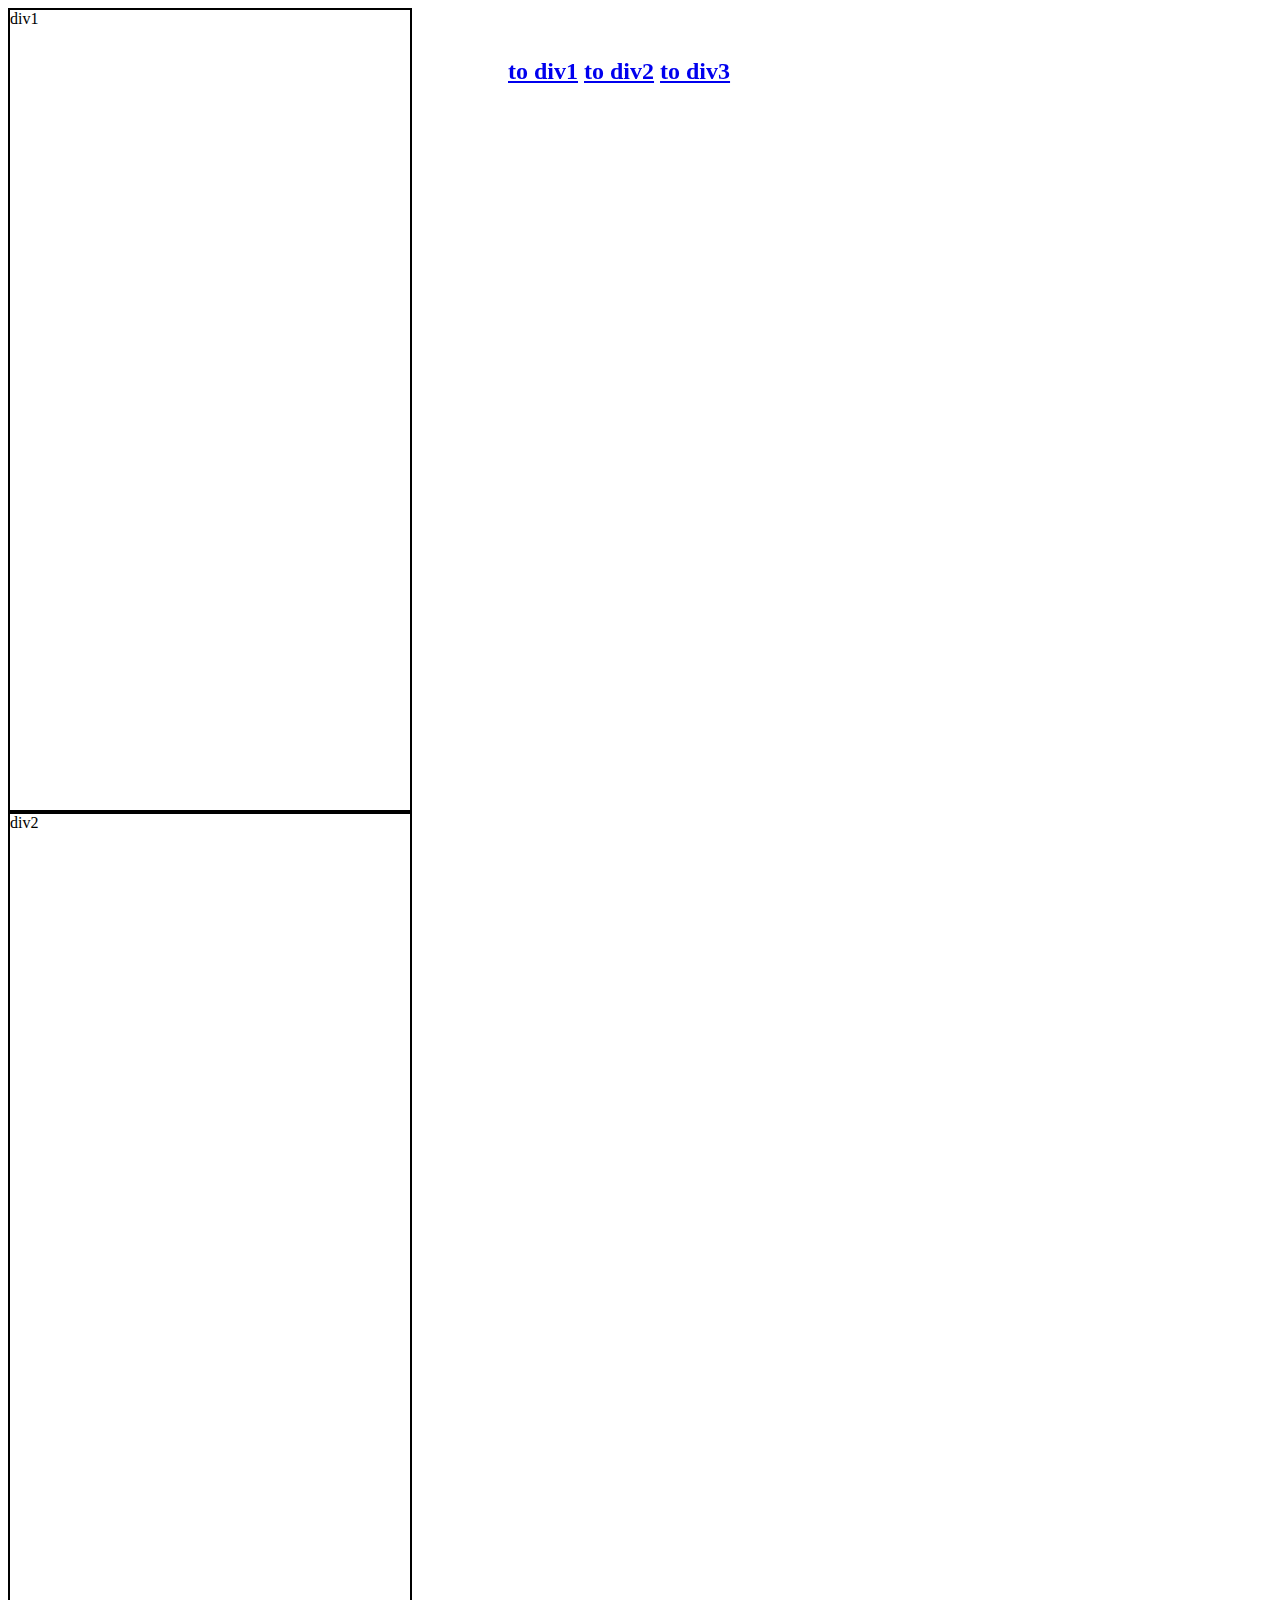
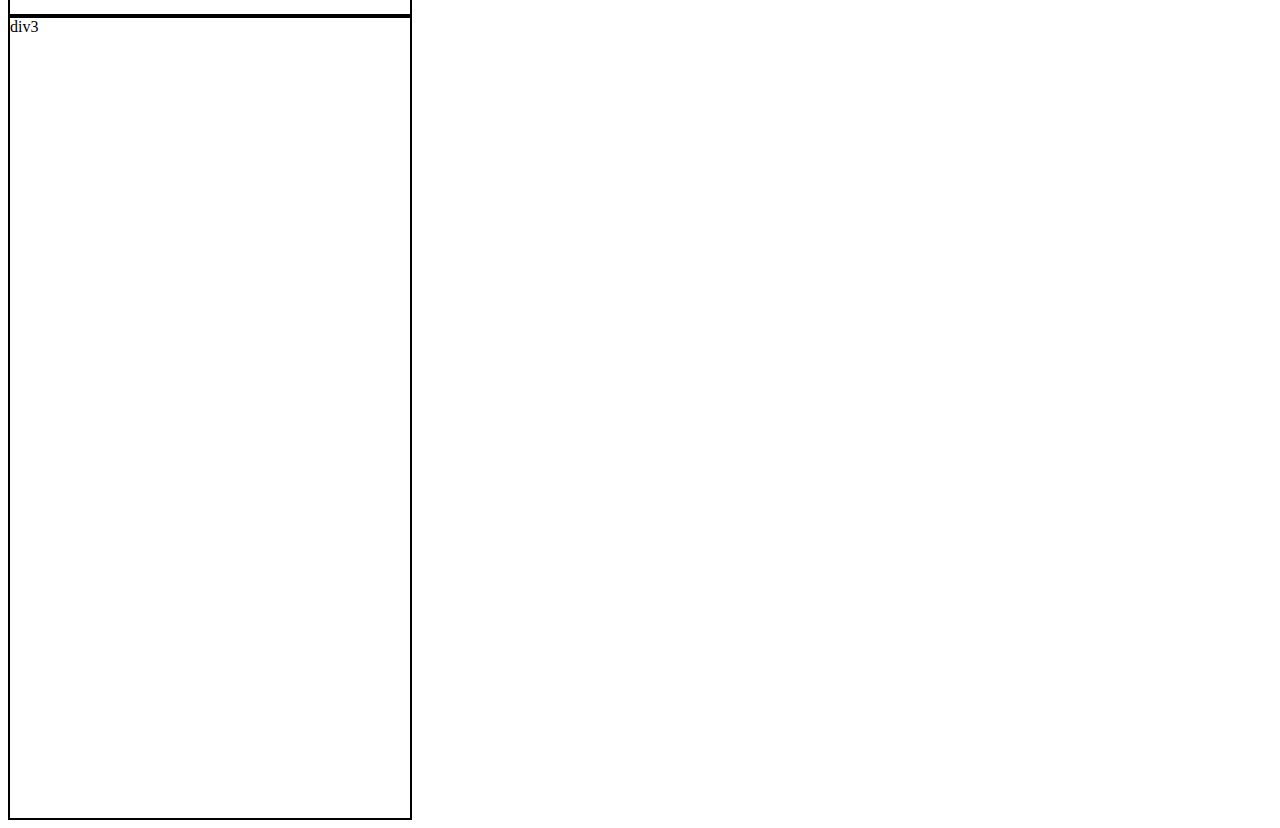
<file: template/test.html>
<!DOCTYPE  html>
<html>
<head>
    <style>
        div {
            height: 800px;
            width: 400px;
            border: 2px solid black;
        }
        h2 {
            position: fixed;
            margin:50px  500px;
        }
    </style>
</head>
<body>
    <h2>
        <a href="#div1">to div1</a>
        <a href="#div2">to div2</a>
        <a href="#div3">to div3</a>
    </h2>
    <div id="div1">div1</div>
    <div id="div2">div2</div>
    <div id="div3">div3</div>
</body>
</html>
</file>
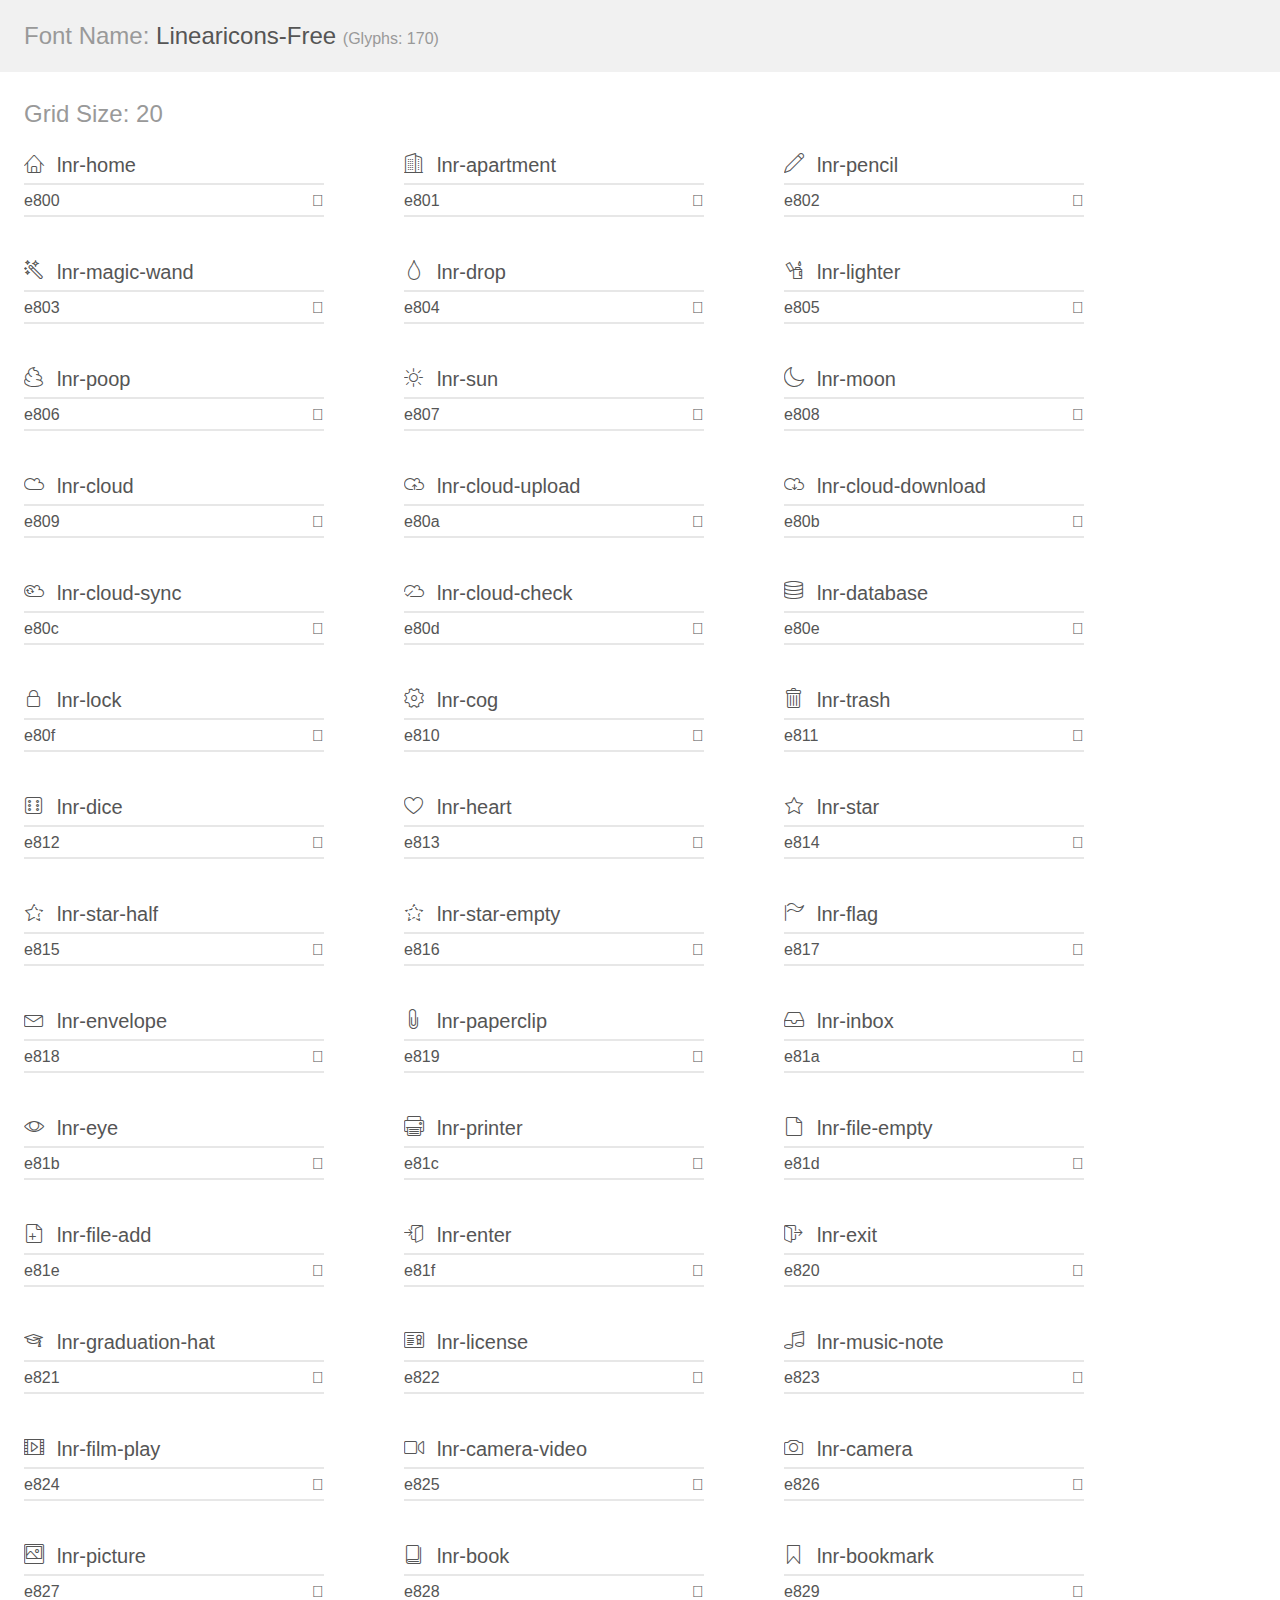
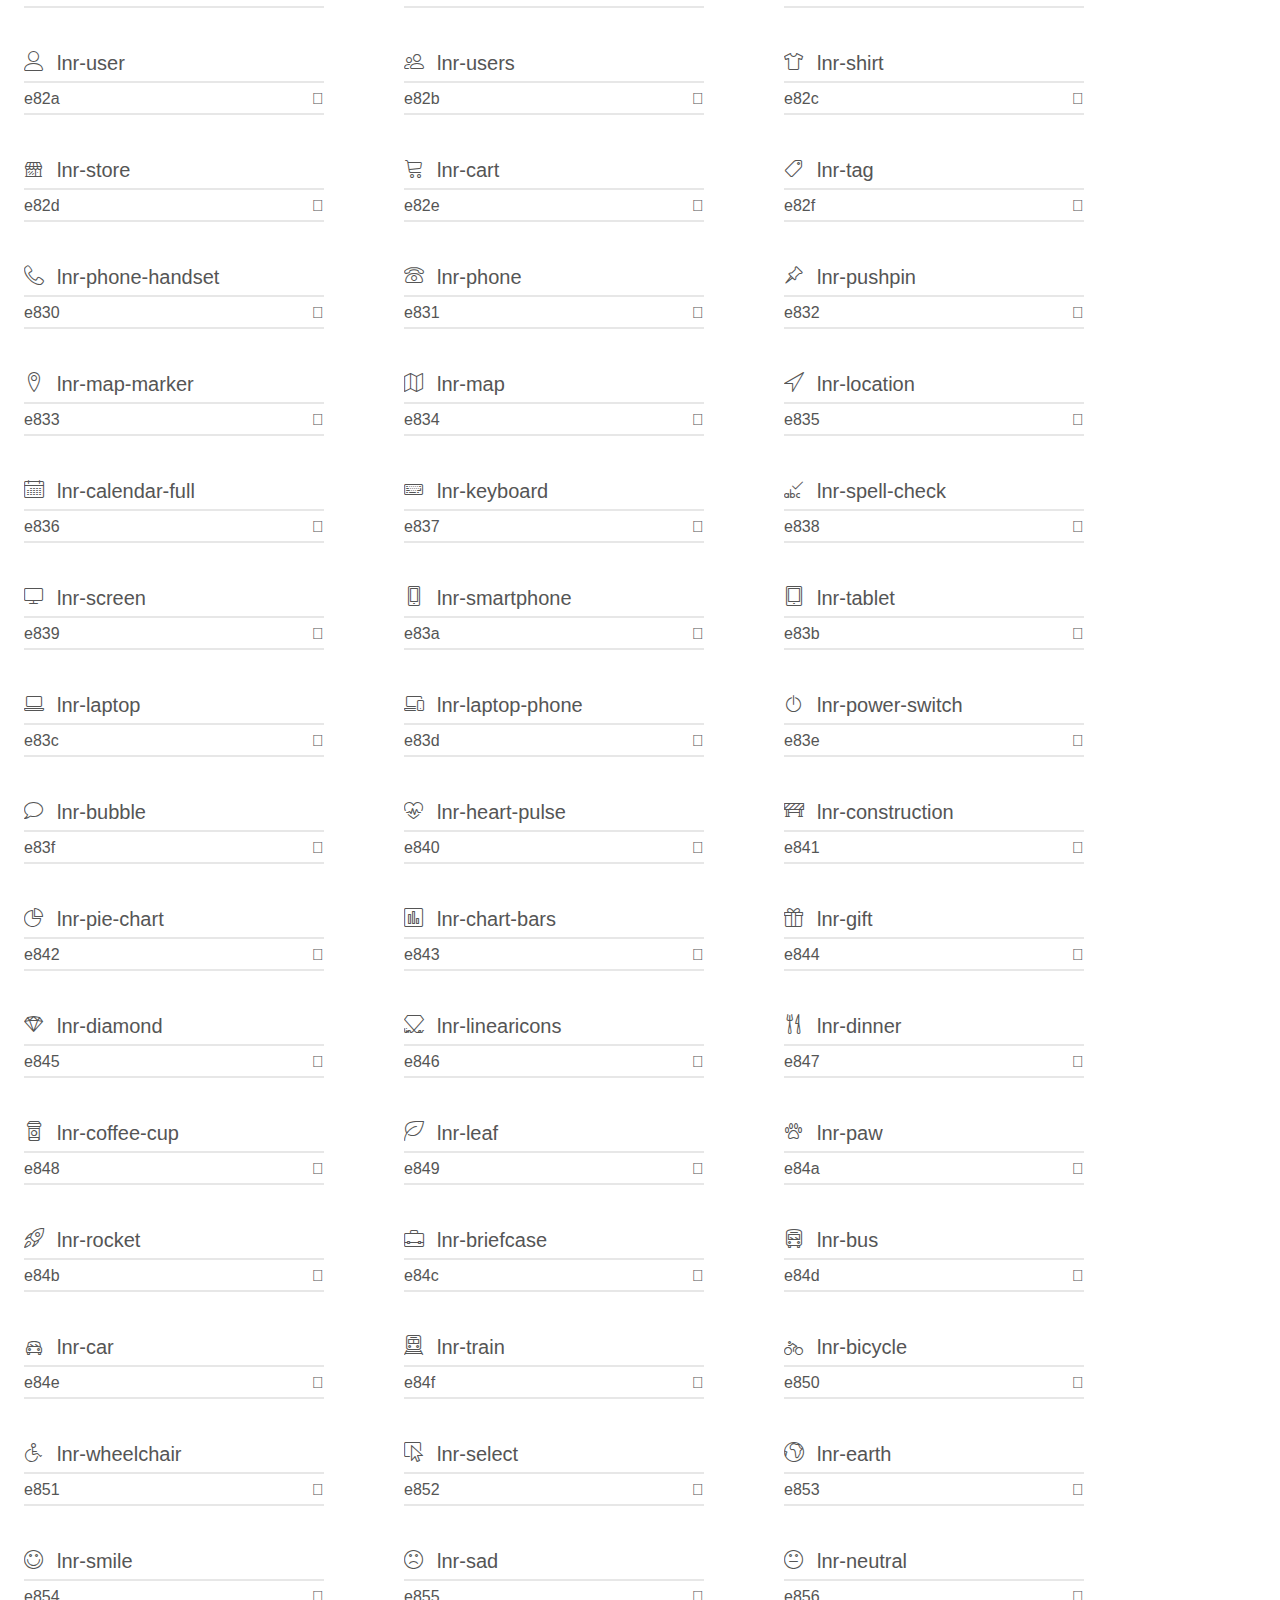
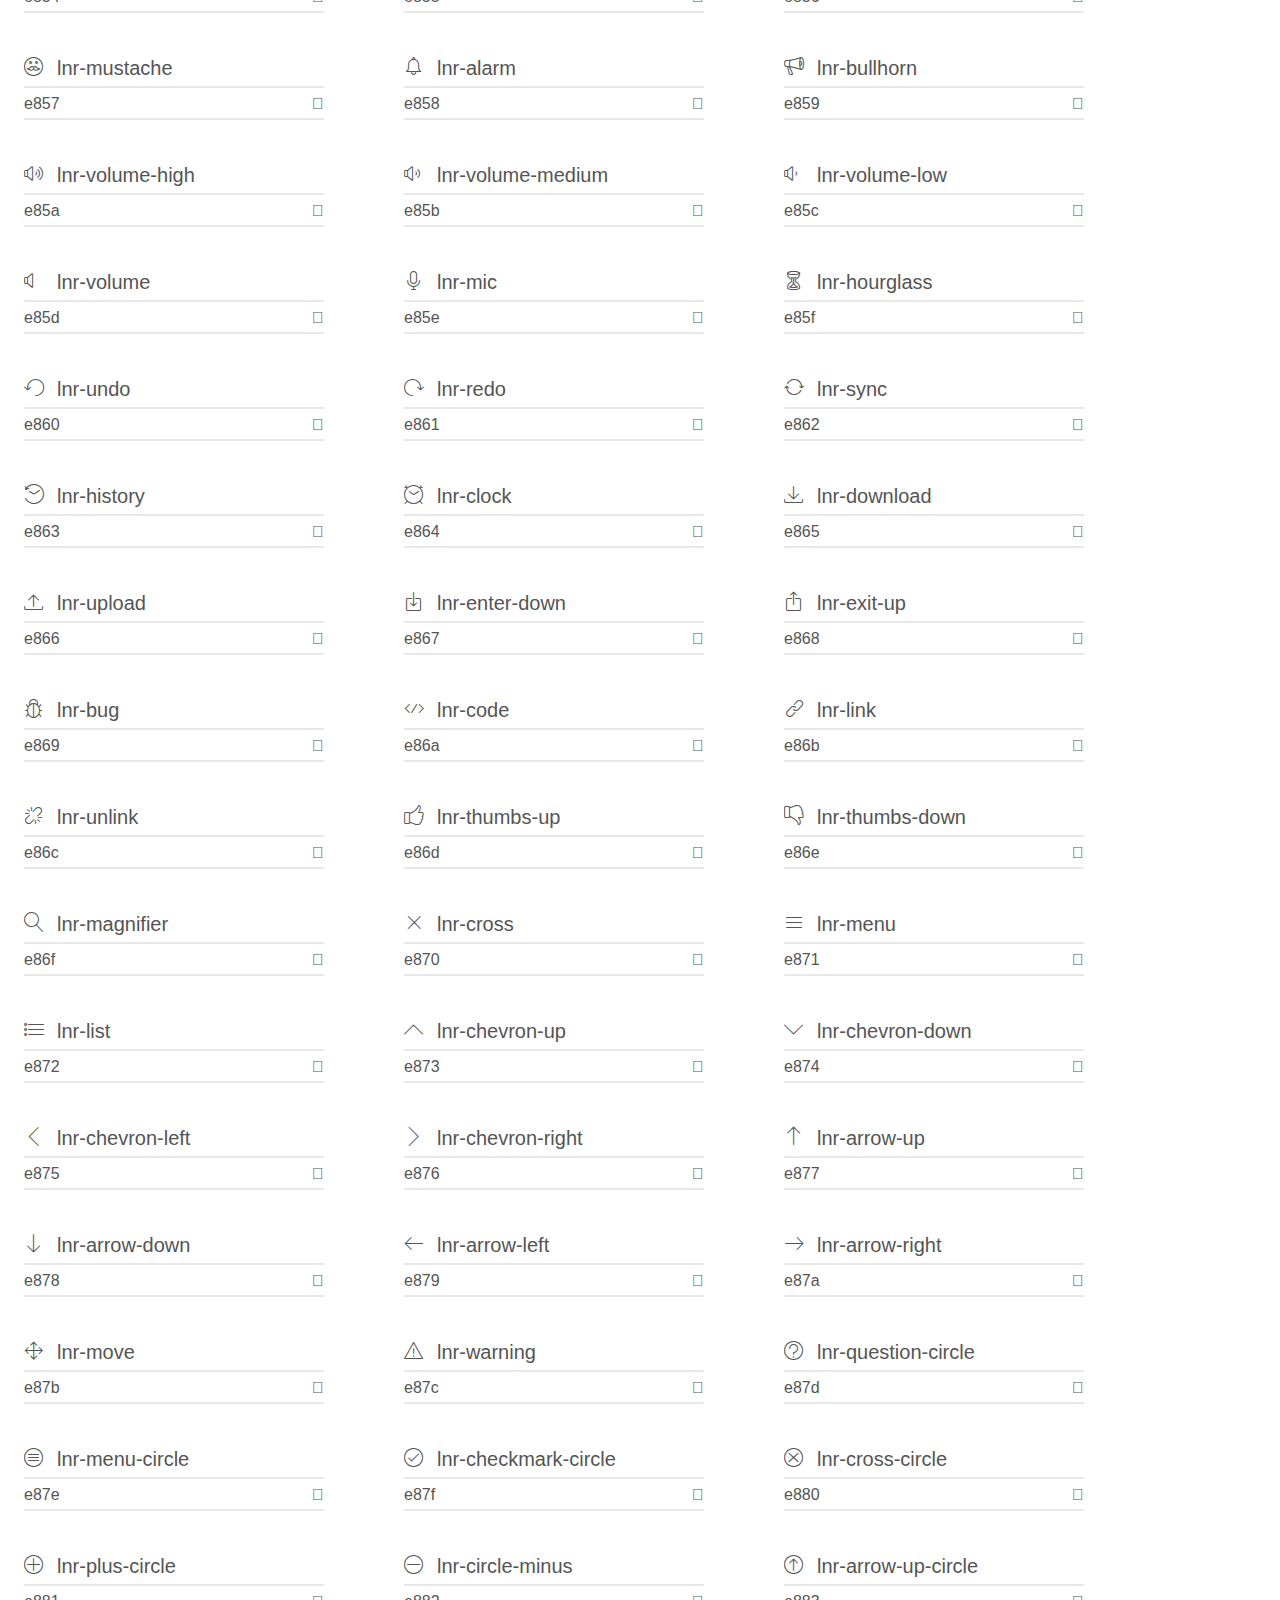
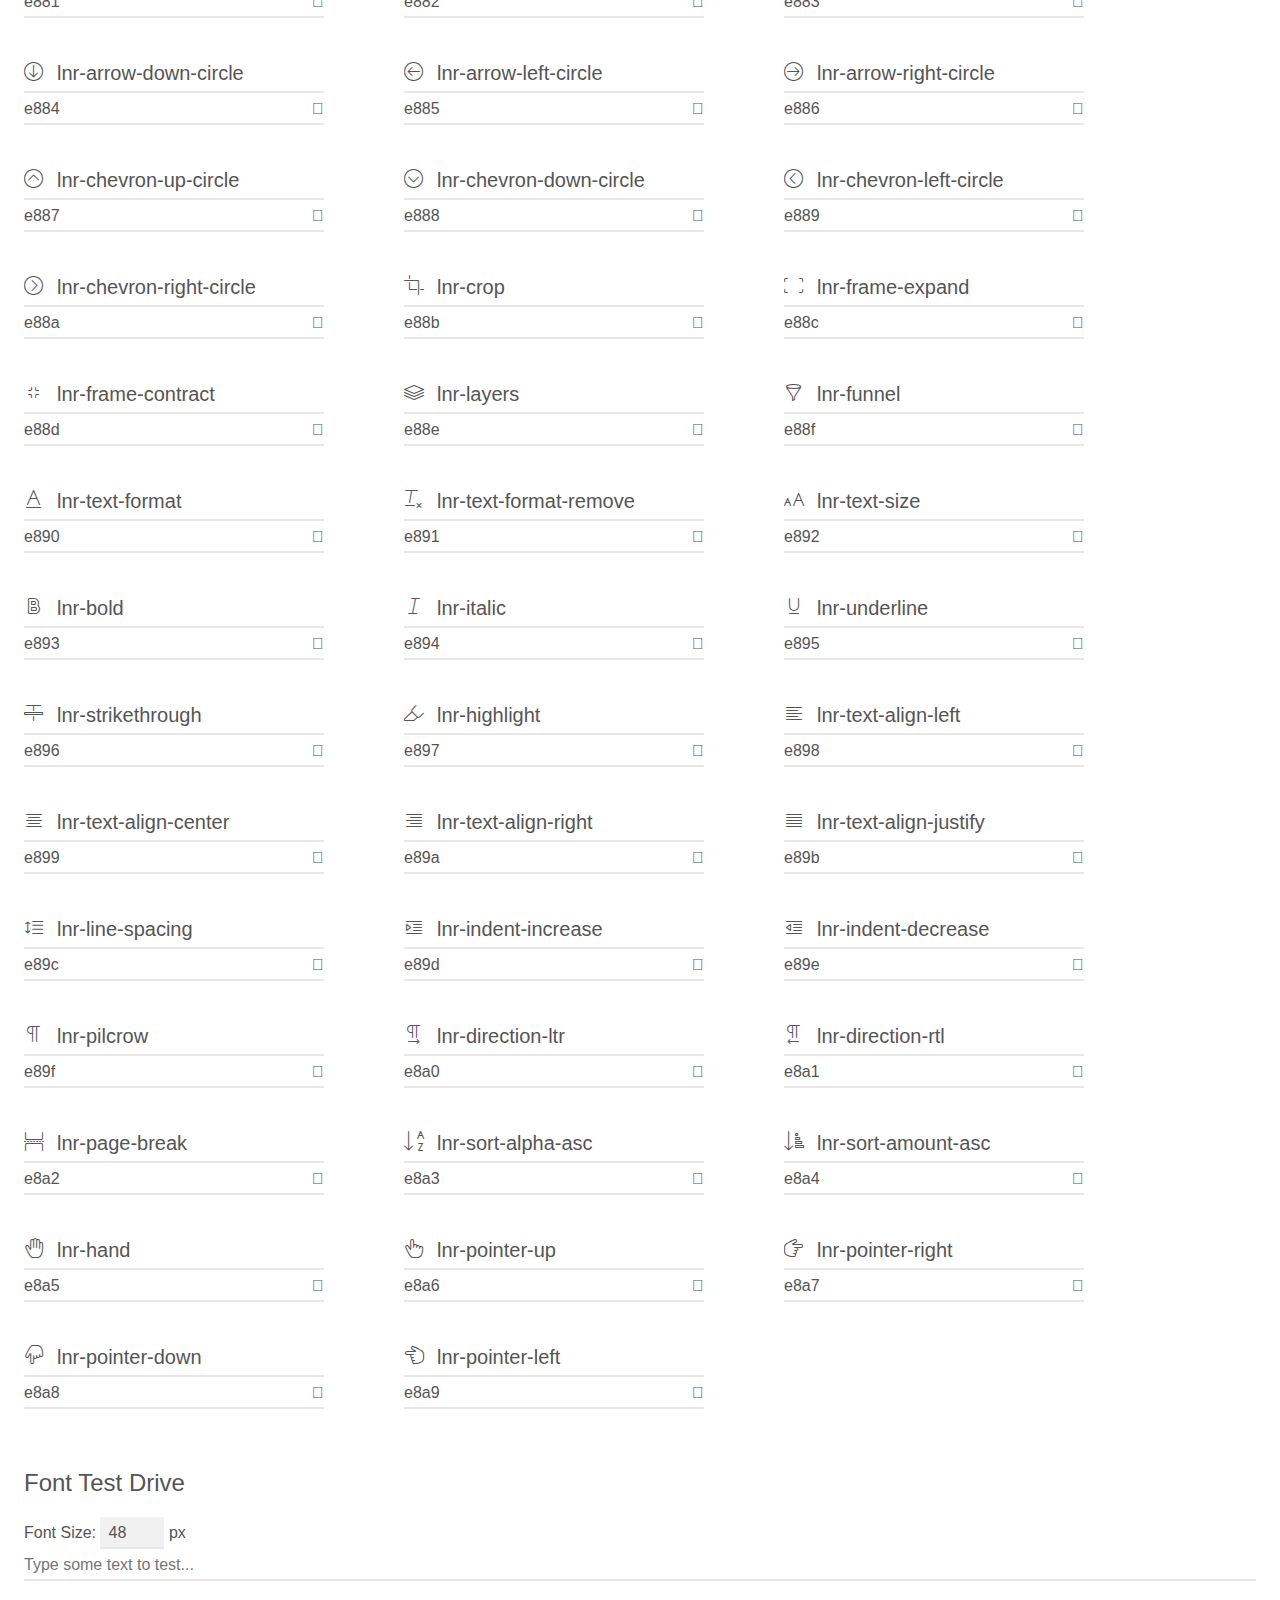
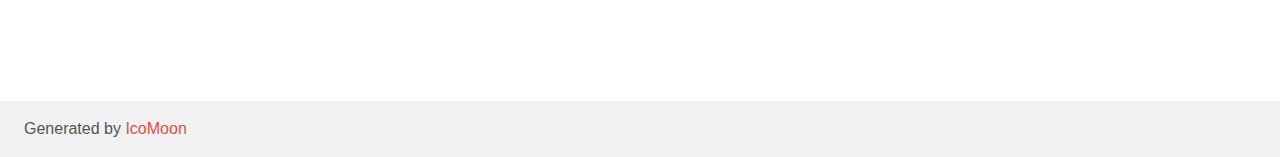
<file: lib/icons/Linearicons-Free/demo.html>
<!doctype html>
<html>
<head>
	<meta charset="utf-8">
	<title>IcoMoon Demo</title>
	<meta name="description" content="An Icon Font Generated By IcoMoon.io">
	<meta name="viewport" content="width=device-width">
	<link rel="stylesheet" href="demo-files/demo.css">
	<link rel="stylesheet" href="style.css"></head>
<body>
	<div class="bgc1 clearfix">
		<h1 class="mhmm mvm"><span class="fgc1">Font Name:</span> Linearicons-Free <small class="fgc1">(Glyphs:&nbsp;170)</small></h1>
	</div>
	<div class="clearfix mhl ptl">
		<h1 class="mvm mtn fgc1">Grid Size: 20</h1>
		<div class="glyph fs1">
			<div class="clearfix bshadow0 pbs">
				<span class="lnr lnr-home">
				
				</span>
				<span class="mls"> lnr-home</span>
			</div>
			<fieldset class="fs0 size1of1 clearfix hidden-false">
				<input type="text" readonly value="e800" class="unit size1of2" />
				<input type="text" maxlength="1" readonly value="&#xe800;" class="unitRight size1of2 talign-right" />
			</fieldset>
			<div class="fs0 bshadow0 clearfix hidden-true">
				<span class="unit pvs fgc1">liga: </span>
				<input type="text" readonly value="home, building" class="liga unitRight" />
			</div>
		</div>
		<div class="glyph fs1">
			<div class="clearfix bshadow0 pbs">
				<span class="lnr lnr-apartment">
				
				</span>
				<span class="mls"> lnr-apartment</span>
			</div>
			<fieldset class="fs0 size1of1 clearfix hidden-false">
				<input type="text" readonly value="e801" class="unit size1of2" />
				<input type="text" maxlength="1" readonly value="&#xe801;" class="unitRight size1of2 talign-right" />
			</fieldset>
			<div class="fs0 bshadow0 clearfix hidden-true">
				<span class="unit pvs fgc1">liga: </span>
				<input type="text" readonly value="apartment, building2" class="liga unitRight" />
			</div>
		</div>
		<div class="glyph fs1">
			<div class="clearfix bshadow0 pbs">
				<span class="lnr lnr-pencil">
				
				</span>
				<span class="mls"> lnr-pencil</span>
			</div>
			<fieldset class="fs0 size1of1 clearfix hidden-false">
				<input type="text" readonly value="e802" class="unit size1of2" />
				<input type="text" maxlength="1" readonly value="&#xe802;" class="unitRight size1of2 talign-right" />
			</fieldset>
			<div class="fs0 bshadow0 clearfix hidden-true">
				<span class="unit pvs fgc1">liga: </span>
				<input type="text" readonly value="pencil, write" class="liga unitRight" />
			</div>
		</div>
		<div class="glyph fs1">
			<div class="clearfix bshadow0 pbs">
				<span class="lnr lnr-magic-wand">
				
				</span>
				<span class="mls"> lnr-magic-wand</span>
			</div>
			<fieldset class="fs0 size1of1 clearfix hidden-false">
				<input type="text" readonly value="e803" class="unit size1of2" />
				<input type="text" maxlength="1" readonly value="&#xe803;" class="unitRight size1of2 talign-right" />
			</fieldset>
			<div class="fs0 bshadow0 clearfix hidden-true">
				<span class="unit pvs fgc1">liga: </span>
				<input type="text" readonly value="magic-wand, tool" class="liga unitRight" />
			</div>
		</div>
		<div class="glyph fs1">
			<div class="clearfix bshadow0 pbs">
				<span class="lnr lnr-drop">
				
				</span>
				<span class="mls"> lnr-drop</span>
			</div>
			<fieldset class="fs0 size1of1 clearfix hidden-false">
				<input type="text" readonly value="e804" class="unit size1of2" />
				<input type="text" maxlength="1" readonly value="&#xe804;" class="unitRight size1of2 talign-right" />
			</fieldset>
			<div class="fs0 bshadow0 clearfix hidden-true">
				<span class="unit pvs fgc1">liga: </span>
				<input type="text" readonly value="drop, droplet" class="liga unitRight" />
			</div>
		</div>
		<div class="glyph fs1">
			<div class="clearfix bshadow0 pbs">
				<span class="lnr lnr-lighter">
				
				</span>
				<span class="mls"> lnr-lighter</span>
			</div>
			<fieldset class="fs0 size1of1 clearfix hidden-false">
				<input type="text" readonly value="e805" class="unit size1of2" />
				<input type="text" maxlength="1" readonly value="&#xe805;" class="unitRight size1of2 talign-right" />
			</fieldset>
			<div class="fs0 bshadow0 clearfix hidden-true">
				<span class="unit pvs fgc1">liga: </span>
				<input type="text" readonly value="lighter, fire" class="liga unitRight" />
			</div>
		</div>
		<div class="glyph fs1">
			<div class="clearfix bshadow0 pbs">
				<span class="lnr lnr-poop">
				
				</span>
				<span class="mls"> lnr-poop</span>
			</div>
			<fieldset class="fs0 size1of1 clearfix hidden-false">
				<input type="text" readonly value="e806" class="unit size1of2" />
				<input type="text" maxlength="1" readonly value="&#xe806;" class="unitRight size1of2 talign-right" />
			</fieldset>
			<div class="fs0 bshadow0 clearfix hidden-true">
				<span class="unit pvs fgc1">liga: </span>
				<input type="text" readonly value="poop, toilet" class="liga unitRight" />
			</div>
		</div>
		<div class="glyph fs1">
			<div class="clearfix bshadow0 pbs">
				<span class="lnr lnr-sun">
				
				</span>
				<span class="mls"> lnr-sun</span>
			</div>
			<fieldset class="fs0 size1of1 clearfix hidden-false">
				<input type="text" readonly value="e807" class="unit size1of2" />
				<input type="text" maxlength="1" readonly value="&#xe807;" class="unitRight size1of2 talign-right" />
			</fieldset>
			<div class="fs0 bshadow0 clearfix hidden-true">
				<span class="unit pvs fgc1">liga: </span>
				<input type="text" readonly value="sun, brightness" class="liga unitRight" />
			</div>
		</div>
		<div class="glyph fs1">
			<div class="clearfix bshadow0 pbs">
				<span class="lnr lnr-moon">
				
				</span>
				<span class="mls"> lnr-moon</span>
			</div>
			<fieldset class="fs0 size1of1 clearfix hidden-false">
				<input type="text" readonly value="e808" class="unit size1of2" />
				<input type="text" maxlength="1" readonly value="&#xe808;" class="unitRight size1of2 talign-right" />
			</fieldset>
			<div class="fs0 bshadow0 clearfix hidden-true">
				<span class="unit pvs fgc1">liga: </span>
				<input type="text" readonly value="moon, night" class="liga unitRight" />
			</div>
		</div>
		<div class="glyph fs1">
			<div class="clearfix bshadow0 pbs">
				<span class="lnr lnr-cloud">
				
				</span>
				<span class="mls"> lnr-cloud</span>
			</div>
			<fieldset class="fs0 size1of1 clearfix hidden-false">
				<input type="text" readonly value="e809" class="unit size1of2" />
				<input type="text" maxlength="1" readonly value="&#xe809;" class="unitRight size1of2 talign-right" />
			</fieldset>
			<div class="fs0 bshadow0 clearfix hidden-true">
				<span class="unit pvs fgc1">liga: </span>
				<input type="text" readonly value="cloud, weather" class="liga unitRight" />
			</div>
		</div>
		<div class="glyph fs1">
			<div class="clearfix bshadow0 pbs">
				<span class="lnr lnr-cloud-upload">
				
				</span>
				<span class="mls"> lnr-cloud-upload</span>
			</div>
			<fieldset class="fs0 size1of1 clearfix hidden-false">
				<input type="text" readonly value="e80a" class="unit size1of2" />
				<input type="text" maxlength="1" readonly value="&#xe80a;" class="unitRight size1of2 talign-right" />
			</fieldset>
			<div class="fs0 bshadow0 clearfix hidden-true">
				<span class="unit pvs fgc1">liga: </span>
				<input type="text" readonly value="cloud-upload, cloud2" class="liga unitRight" />
			</div>
		</div>
		<div class="glyph fs1">
			<div class="clearfix bshadow0 pbs">
				<span class="lnr lnr-cloud-download">
				
				</span>
				<span class="mls"> lnr-cloud-download</span>
			</div>
			<fieldset class="fs0 size1of1 clearfix hidden-false">
				<input type="text" readonly value="e80b" class="unit size1of2" />
				<input type="text" maxlength="1" readonly value="&#xe80b;" class="unitRight size1of2 talign-right" />
			</fieldset>
			<div class="fs0 bshadow0 clearfix hidden-true">
				<span class="unit pvs fgc1">liga: </span>
				<input type="text" readonly value="cloud-download, cloud3" class="liga unitRight" />
			</div>
		</div>
		<div class="glyph fs1">
			<div class="clearfix bshadow0 pbs">
				<span class="lnr lnr-cloud-sync">
				
				</span>
				<span class="mls"> lnr-cloud-sync</span>
			</div>
			<fieldset class="fs0 size1of1 clearfix hidden-false">
				<input type="text" readonly value="e80c" class="unit size1of2" />
				<input type="text" maxlength="1" readonly value="&#xe80c;" class="unitRight size1of2 talign-right" />
			</fieldset>
			<div class="fs0 bshadow0 clearfix hidden-true">
				<span class="unit pvs fgc1">liga: </span>
				<input type="text" readonly value="cloud-sync, cloud4" class="liga unitRight" />
			</div>
		</div>
		<div class="glyph fs1">
			<div class="clearfix bshadow0 pbs">
				<span class="lnr lnr-cloud-check">
				
				</span>
				<span class="mls"> lnr-cloud-check</span>
			</div>
			<fieldset class="fs0 size1of1 clearfix hidden-false">
				<input type="text" readonly value="e80d" class="unit size1of2" />
				<input type="text" maxlength="1" readonly value="&#xe80d;" class="unitRight size1of2 talign-right" />
			</fieldset>
			<div class="fs0 bshadow0 clearfix hidden-true">
				<span class="unit pvs fgc1">liga: </span>
				<input type="text" readonly value="cloud-check, cloud5" class="liga unitRight" />
			</div>
		</div>
		<div class="glyph fs1">
			<div class="clearfix bshadow0 pbs">
				<span class="lnr lnr-database">
				
				</span>
				<span class="mls"> lnr-database</span>
			</div>
			<fieldset class="fs0 size1of1 clearfix hidden-false">
				<input type="text" readonly value="e80e" class="unit size1of2" />
				<input type="text" maxlength="1" readonly value="&#xe80e;" class="unitRight size1of2 talign-right" />
			</fieldset>
			<div class="fs0 bshadow0 clearfix hidden-true">
				<span class="unit pvs fgc1">liga: </span>
				<input type="text" readonly value="database, storage" class="liga unitRight" />
			</div>
		</div>
		<div class="glyph fs1">
			<div class="clearfix bshadow0 pbs">
				<span class="lnr lnr-lock">
				
				</span>
				<span class="mls"> lnr-lock</span>
			</div>
			<fieldset class="fs0 size1of1 clearfix hidden-false">
				<input type="text" readonly value="e80f" class="unit size1of2" />
				<input type="text" maxlength="1" readonly value="&#xe80f;" class="unitRight size1of2 talign-right" />
			</fieldset>
			<div class="fs0 bshadow0 clearfix hidden-true">
				<span class="unit pvs fgc1">liga: </span>
				<input type="text" readonly value="lock, privacy" class="liga unitRight" />
			</div>
		</div>
		<div class="glyph fs1">
			<div class="clearfix bshadow0 pbs">
				<span class="lnr lnr-cog">
				
				</span>
				<span class="mls"> lnr-cog</span>
			</div>
			<fieldset class="fs0 size1of1 clearfix hidden-false">
				<input type="text" readonly value="e810" class="unit size1of2" />
				<input type="text" maxlength="1" readonly value="&#xe810;" class="unitRight size1of2 talign-right" />
			</fieldset>
			<div class="fs0 bshadow0 clearfix hidden-true">
				<span class="unit pvs fgc1">liga: </span>
				<input type="text" readonly value="cog, gear" class="liga unitRight" />
			</div>
		</div>
		<div class="glyph fs1">
			<div class="clearfix bshadow0 pbs">
				<span class="lnr lnr-trash">
				
				</span>
				<span class="mls"> lnr-trash</span>
			</div>
			<fieldset class="fs0 size1of1 clearfix hidden-false">
				<input type="text" readonly value="e811" class="unit size1of2" />
				<input type="text" maxlength="1" readonly value="&#xe811;" class="unitRight size1of2 talign-right" />
			</fieldset>
			<div class="fs0 bshadow0 clearfix hidden-true">
				<span class="unit pvs fgc1">liga: </span>
				<input type="text" readonly value="trash, bin" class="liga unitRight" />
			</div>
		</div>
		<div class="glyph fs1">
			<div class="clearfix bshadow0 pbs">
				<span class="lnr lnr-dice">
				
				</span>
				<span class="mls"> lnr-dice</span>
			</div>
			<fieldset class="fs0 size1of1 clearfix hidden-false">
				<input type="text" readonly value="e812" class="unit size1of2" />
				<input type="text" maxlength="1" readonly value="&#xe812;" class="unitRight size1of2 talign-right" />
			</fieldset>
			<div class="fs0 bshadow0 clearfix hidden-true">
				<span class="unit pvs fgc1">liga: </span>
				<input type="text" readonly value="dice, game" class="liga unitRight" />
			</div>
		</div>
		<div class="glyph fs1">
			<div class="clearfix bshadow0 pbs">
				<span class="lnr lnr-heart">
				
				</span>
				<span class="mls"> lnr-heart</span>
			</div>
			<fieldset class="fs0 size1of1 clearfix hidden-false">
				<input type="text" readonly value="e813" class="unit size1of2" />
				<input type="text" maxlength="1" readonly value="&#xe813;" class="unitRight size1of2 talign-right" />
			</fieldset>
			<div class="fs0 bshadow0 clearfix hidden-true">
				<span class="unit pvs fgc1">liga: </span>
				<input type="text" readonly value="heart, love" class="liga unitRight" />
			</div>
		</div>
		<div class="glyph fs1">
			<div class="clearfix bshadow0 pbs">
				<span class="lnr lnr-star">
				
				</span>
				<span class="mls"> lnr-star</span>
			</div>
			<fieldset class="fs0 size1of1 clearfix hidden-false">
				<input type="text" readonly value="e814" class="unit size1of2" />
				<input type="text" maxlength="1" readonly value="&#xe814;" class="unitRight size1of2 talign-right" />
			</fieldset>
			<div class="fs0 bshadow0 clearfix hidden-true">
				<span class="unit pvs fgc1">liga: </span>
				<input type="text" readonly value="star, rating" class="liga unitRight" />
			</div>
		</div>
		<div class="glyph fs1">
			<div class="clearfix bshadow0 pbs">
				<span class="lnr lnr-star-half">
				
				</span>
				<span class="mls"> lnr-star-half</span>
			</div>
			<fieldset class="fs0 size1of1 clearfix hidden-false">
				<input type="text" readonly value="e815" class="unit size1of2" />
				<input type="text" maxlength="1" readonly value="&#xe815;" class="unitRight size1of2 talign-right" />
			</fieldset>
			<div class="fs0 bshadow0 clearfix hidden-true">
				<span class="unit pvs fgc1">liga: </span>
				<input type="text" readonly value="star-half, rating2" class="liga unitRight" />
			</div>
		</div>
		<div class="glyph fs1">
			<div class="clearfix bshadow0 pbs">
				<span class="lnr lnr-star-empty">
				
				</span>
				<span class="mls"> lnr-star-empty</span>
			</div>
			<fieldset class="fs0 size1of1 clearfix hidden-false">
				<input type="text" readonly value="e816" class="unit size1of2" />
				<input type="text" maxlength="1" readonly value="&#xe816;" class="unitRight size1of2 talign-right" />
			</fieldset>
			<div class="fs0 bshadow0 clearfix hidden-true">
				<span class="unit pvs fgc1">liga: </span>
				<input type="text" readonly value="star-empty, rating3" class="liga unitRight" />
			</div>
		</div>
		<div class="glyph fs1">
			<div class="clearfix bshadow0 pbs">
				<span class="lnr lnr-flag">
				
				</span>
				<span class="mls"> lnr-flag</span>
			</div>
			<fieldset class="fs0 size1of1 clearfix hidden-false">
				<input type="text" readonly value="e817" class="unit size1of2" />
				<input type="text" maxlength="1" readonly value="&#xe817;" class="unitRight size1of2 talign-right" />
			</fieldset>
			<div class="fs0 bshadow0 clearfix hidden-true">
				<span class="unit pvs fgc1">liga: </span>
				<input type="text" readonly value="flag, report" class="liga unitRight" />
			</div>
		</div>
		<div class="glyph fs1">
			<div class="clearfix bshadow0 pbs">
				<span class="lnr lnr-envelope">
				
				</span>
				<span class="mls"> lnr-envelope</span>
			</div>
			<fieldset class="fs0 size1of1 clearfix hidden-false">
				<input type="text" readonly value="e818" class="unit size1of2" />
				<input type="text" maxlength="1" readonly value="&#xe818;" class="unitRight size1of2 talign-right" />
			</fieldset>
			<div class="fs0 bshadow0 clearfix hidden-true">
				<span class="unit pvs fgc1">liga: </span>
				<input type="text" readonly value="envelope, mail" class="liga unitRight" />
			</div>
		</div>
		<div class="glyph fs1">
			<div class="clearfix bshadow0 pbs">
				<span class="lnr lnr-paperclip">
				
				</span>
				<span class="mls"> lnr-paperclip</span>
			</div>
			<fieldset class="fs0 size1of1 clearfix hidden-false">
				<input type="text" readonly value="e819" class="unit size1of2" />
				<input type="text" maxlength="1" readonly value="&#xe819;" class="unitRight size1of2 talign-right" />
			</fieldset>
			<div class="fs0 bshadow0 clearfix hidden-true">
				<span class="unit pvs fgc1">liga: </span>
				<input type="text" readonly value="paperclip, attachment" class="liga unitRight" />
			</div>
		</div>
		<div class="glyph fs1">
			<div class="clearfix bshadow0 pbs">
				<span class="lnr lnr-inbox">
				
				</span>
				<span class="mls"> lnr-inbox</span>
			</div>
			<fieldset class="fs0 size1of1 clearfix hidden-false">
				<input type="text" readonly value="e81a" class="unit size1of2" />
				<input type="text" maxlength="1" readonly value="&#xe81a;" class="unitRight size1of2 talign-right" />
			</fieldset>
			<div class="fs0 bshadow0 clearfix hidden-true">
				<span class="unit pvs fgc1">liga: </span>
				<input type="text" readonly value="inbox, drawer" class="liga unitRight" />
			</div>
		</div>
		<div class="glyph fs1">
			<div class="clearfix bshadow0 pbs">
				<span class="lnr lnr-eye">
				
				</span>
				<span class="mls"> lnr-eye</span>
			</div>
			<fieldset class="fs0 size1of1 clearfix hidden-false">
				<input type="text" readonly value="e81b" class="unit size1of2" />
				<input type="text" maxlength="1" readonly value="&#xe81b;" class="unitRight size1of2 talign-right" />
			</fieldset>
			<div class="fs0 bshadow0 clearfix hidden-true">
				<span class="unit pvs fgc1">liga: </span>
				<input type="text" readonly value="eye, vision" class="liga unitRight" />
			</div>
		</div>
		<div class="glyph fs1">
			<div class="clearfix bshadow0 pbs">
				<span class="lnr lnr-printer">
				
				</span>
				<span class="mls"> lnr-printer</span>
			</div>
			<fieldset class="fs0 size1of1 clearfix hidden-false">
				<input type="text" readonly value="e81c" class="unit size1of2" />
				<input type="text" maxlength="1" readonly value="&#xe81c;" class="unitRight size1of2 talign-right" />
			</fieldset>
			<div class="fs0 bshadow0 clearfix hidden-true">
				<span class="unit pvs fgc1">liga: </span>
				<input type="text" readonly value="printer, print" class="liga unitRight" />
			</div>
		</div>
		<div class="glyph fs1">
			<div class="clearfix bshadow0 pbs">
				<span class="lnr lnr-file-empty">
				
				</span>
				<span class="mls"> lnr-file-empty</span>
			</div>
			<fieldset class="fs0 size1of1 clearfix hidden-false">
				<input type="text" readonly value="e81d" class="unit size1of2" />
				<input type="text" maxlength="1" readonly value="&#xe81d;" class="unitRight size1of2 talign-right" />
			</fieldset>
			<div class="fs0 bshadow0 clearfix hidden-true">
				<span class="unit pvs fgc1">liga: </span>
				<input type="text" readonly value="file-empty, file" class="liga unitRight" />
			</div>
		</div>
		<div class="glyph fs1">
			<div class="clearfix bshadow0 pbs">
				<span class="lnr lnr-file-add">
				
				</span>
				<span class="mls"> lnr-file-add</span>
			</div>
			<fieldset class="fs0 size1of1 clearfix hidden-false">
				<input type="text" readonly value="e81e" class="unit size1of2" />
				<input type="text" maxlength="1" readonly value="&#xe81e;" class="unitRight size1of2 talign-right" />
			</fieldset>
			<div class="fs0 bshadow0 clearfix hidden-true">
				<span class="unit pvs fgc1">liga: </span>
				<input type="text" readonly value="file-add, file2" class="liga unitRight" />
			</div>
		</div>
		<div class="glyph fs1">
			<div class="clearfix bshadow0 pbs">
				<span class="lnr lnr-enter">
				
				</span>
				<span class="mls"> lnr-enter</span>
			</div>
			<fieldset class="fs0 size1of1 clearfix hidden-false">
				<input type="text" readonly value="e81f" class="unit size1of2" />
				<input type="text" maxlength="1" readonly value="&#xe81f;" class="unitRight size1of2 talign-right" />
			</fieldset>
			<div class="fs0 bshadow0 clearfix hidden-true">
				<span class="unit pvs fgc1">liga: </span>
				<input type="text" readonly value="enter, door" class="liga unitRight" />
			</div>
		</div>
		<div class="glyph fs1">
			<div class="clearfix bshadow0 pbs">
				<span class="lnr lnr-exit">
				
				</span>
				<span class="mls"> lnr-exit</span>
			</div>
			<fieldset class="fs0 size1of1 clearfix hidden-false">
				<input type="text" readonly value="e820" class="unit size1of2" />
				<input type="text" maxlength="1" readonly value="&#xe820;" class="unitRight size1of2 talign-right" />
			</fieldset>
			<div class="fs0 bshadow0 clearfix hidden-true">
				<span class="unit pvs fgc1">liga: </span>
				<input type="text" readonly value="exit, door2" class="liga unitRight" />
			</div>
		</div>
		<div class="glyph fs1">
			<div class="clearfix bshadow0 pbs">
				<span class="lnr lnr-graduation-hat">
				
				</span>
				<span class="mls"> lnr-graduation-hat</span>
			</div>
			<fieldset class="fs0 size1of1 clearfix hidden-false">
				<input type="text" readonly value="e821" class="unit size1of2" />
				<input type="text" maxlength="1" readonly value="&#xe821;" class="unitRight size1of2 talign-right" />
			</fieldset>
			<div class="fs0 bshadow0 clearfix hidden-true">
				<span class="unit pvs fgc1">liga: </span>
				<input type="text" readonly value="graduation-hat, education" class="liga unitRight" />
			</div>
		</div>
		<div class="glyph fs1">
			<div class="clearfix bshadow0 pbs">
				<span class="lnr lnr-license">
				
				</span>
				<span class="mls"> lnr-license</span>
			</div>
			<fieldset class="fs0 size1of1 clearfix hidden-false">
				<input type="text" readonly value="e822" class="unit size1of2" />
				<input type="text" maxlength="1" readonly value="&#xe822;" class="unitRight size1of2 talign-right" />
			</fieldset>
			<div class="fs0 bshadow0 clearfix hidden-true">
				<span class="unit pvs fgc1">liga: </span>
				<input type="text" readonly value="license, certificate" class="liga unitRight" />
			</div>
		</div>
		<div class="glyph fs1">
			<div class="clearfix bshadow0 pbs">
				<span class="lnr lnr-music-note">
				
				</span>
				<span class="mls"> lnr-music-note</span>
			</div>
			<fieldset class="fs0 size1of1 clearfix hidden-false">
				<input type="text" readonly value="e823" class="unit size1of2" />
				<input type="text" maxlength="1" readonly value="&#xe823;" class="unitRight size1of2 talign-right" />
			</fieldset>
			<div class="fs0 bshadow0 clearfix hidden-true">
				<span class="unit pvs fgc1">liga: </span>
				<input type="text" readonly value="music-note, music" class="liga unitRight" />
			</div>
		</div>
		<div class="glyph fs1">
			<div class="clearfix bshadow0 pbs">
				<span class="lnr lnr-film-play">
				
				</span>
				<span class="mls"> lnr-film-play</span>
			</div>
			<fieldset class="fs0 size1of1 clearfix hidden-false">
				<input type="text" readonly value="e824" class="unit size1of2" />
				<input type="text" maxlength="1" readonly value="&#xe824;" class="unitRight size1of2 talign-right" />
			</fieldset>
			<div class="fs0 bshadow0 clearfix hidden-true">
				<span class="unit pvs fgc1">liga: </span>
				<input type="text" readonly value="film-play, video" class="liga unitRight" />
			</div>
		</div>
		<div class="glyph fs1">
			<div class="clearfix bshadow0 pbs">
				<span class="lnr lnr-camera-video">
				
				</span>
				<span class="mls"> lnr-camera-video</span>
			</div>
			<fieldset class="fs0 size1of1 clearfix hidden-false">
				<input type="text" readonly value="e825" class="unit size1of2" />
				<input type="text" maxlength="1" readonly value="&#xe825;" class="unitRight size1of2 talign-right" />
			</fieldset>
			<div class="fs0 bshadow0 clearfix hidden-true">
				<span class="unit pvs fgc1">liga: </span>
				<input type="text" readonly value="camera-video, video2" class="liga unitRight" />
			</div>
		</div>
		<div class="glyph fs1">
			<div class="clearfix bshadow0 pbs">
				<span class="lnr lnr-camera">
				
				</span>
				<span class="mls"> lnr-camera</span>
			</div>
			<fieldset class="fs0 size1of1 clearfix hidden-false">
				<input type="text" readonly value="e826" class="unit size1of2" />
				<input type="text" maxlength="1" readonly value="&#xe826;" class="unitRight size1of2 talign-right" />
			</fieldset>
			<div class="fs0 bshadow0 clearfix hidden-true">
				<span class="unit pvs fgc1">liga: </span>
				<input type="text" readonly value="camera, photo" class="liga unitRight" />
			</div>
		</div>
		<div class="glyph fs1">
			<div class="clearfix bshadow0 pbs">
				<span class="lnr lnr-picture">
				
				</span>
				<span class="mls"> lnr-picture</span>
			</div>
			<fieldset class="fs0 size1of1 clearfix hidden-false">
				<input type="text" readonly value="e827" class="unit size1of2" />
				<input type="text" maxlength="1" readonly value="&#xe827;" class="unitRight size1of2 talign-right" />
			</fieldset>
			<div class="fs0 bshadow0 clearfix hidden-true">
				<span class="unit pvs fgc1">liga: </span>
				<input type="text" readonly value="picture, photo2" class="liga unitRight" />
			</div>
		</div>
		<div class="glyph fs1">
			<div class="clearfix bshadow0 pbs">
				<span class="lnr lnr-book">
				
				</span>
				<span class="mls"> lnr-book</span>
			</div>
			<fieldset class="fs0 size1of1 clearfix hidden-false">
				<input type="text" readonly value="e828" class="unit size1of2" />
				<input type="text" maxlength="1" readonly value="&#xe828;" class="unitRight size1of2 talign-right" />
			</fieldset>
			<div class="fs0 bshadow0 clearfix hidden-true">
				<span class="unit pvs fgc1">liga: </span>
				<input type="text" readonly value="book, read" class="liga unitRight" />
			</div>
		</div>
		<div class="glyph fs1">
			<div class="clearfix bshadow0 pbs">
				<span class="lnr lnr-bookmark">
				
				</span>
				<span class="mls"> lnr-bookmark</span>
			</div>
			<fieldset class="fs0 size1of1 clearfix hidden-false">
				<input type="text" readonly value="e829" class="unit size1of2" />
				<input type="text" maxlength="1" readonly value="&#xe829;" class="unitRight size1of2 talign-right" />
			</fieldset>
			<div class="fs0 bshadow0 clearfix hidden-true">
				<span class="unit pvs fgc1">liga: </span>
				<input type="text" readonly value="bookmark, ribbon" class="liga unitRight" />
			</div>
		</div>
		<div class="glyph fs1">
			<div class="clearfix bshadow0 pbs">
				<span class="lnr lnr-user">
				
				</span>
				<span class="mls"> lnr-user</span>
			</div>
			<fieldset class="fs0 size1of1 clearfix hidden-false">
				<input type="text" readonly value="e82a" class="unit size1of2" />
				<input type="text" maxlength="1" readonly value="&#xe82a;" class="unitRight size1of2 talign-right" />
			</fieldset>
			<div class="fs0 bshadow0 clearfix hidden-true">
				<span class="unit pvs fgc1">liga: </span>
				<input type="text" readonly value="user, persona" class="liga unitRight" />
			</div>
		</div>
		<div class="glyph fs1">
			<div class="clearfix bshadow0 pbs">
				<span class="lnr lnr-users">
				
				</span>
				<span class="mls"> lnr-users</span>
			</div>
			<fieldset class="fs0 size1of1 clearfix hidden-false">
				<input type="text" readonly value="e82b" class="unit size1of2" />
				<input type="text" maxlength="1" readonly value="&#xe82b;" class="unitRight size1of2 talign-right" />
			</fieldset>
			<div class="fs0 bshadow0 clearfix hidden-true">
				<span class="unit pvs fgc1">liga: </span>
				<input type="text" readonly value="users, group" class="liga unitRight" />
			</div>
		</div>
		<div class="glyph fs1">
			<div class="clearfix bshadow0 pbs">
				<span class="lnr lnr-shirt">
				
				</span>
				<span class="mls"> lnr-shirt</span>
			</div>
			<fieldset class="fs0 size1of1 clearfix hidden-false">
				<input type="text" readonly value="e82c" class="unit size1of2" />
				<input type="text" maxlength="1" readonly value="&#xe82c;" class="unitRight size1of2 talign-right" />
			</fieldset>
			<div class="fs0 bshadow0 clearfix hidden-true">
				<span class="unit pvs fgc1">liga: </span>
				<input type="text" readonly value="shirt, clothing" class="liga unitRight" />
			</div>
		</div>
		<div class="glyph fs1">
			<div class="clearfix bshadow0 pbs">
				<span class="lnr lnr-store">
				
				</span>
				<span class="mls"> lnr-store</span>
			</div>
			<fieldset class="fs0 size1of1 clearfix hidden-false">
				<input type="text" readonly value="e82d" class="unit size1of2" />
				<input type="text" maxlength="1" readonly value="&#xe82d;" class="unitRight size1of2 talign-right" />
			</fieldset>
			<div class="fs0 bshadow0 clearfix hidden-true">
				<span class="unit pvs fgc1">liga: </span>
				<input type="text" readonly value="store, shop" class="liga unitRight" />
			</div>
		</div>
		<div class="glyph fs1">
			<div class="clearfix bshadow0 pbs">
				<span class="lnr lnr-cart">
				
				</span>
				<span class="mls"> lnr-cart</span>
			</div>
			<fieldset class="fs0 size1of1 clearfix hidden-false">
				<input type="text" readonly value="e82e" class="unit size1of2" />
				<input type="text" maxlength="1" readonly value="&#xe82e;" class="unitRight size1of2 talign-right" />
			</fieldset>
			<div class="fs0 bshadow0 clearfix hidden-true">
				<span class="unit pvs fgc1">liga: </span>
				<input type="text" readonly value="cart, shop2" class="liga unitRight" />
			</div>
		</div>
		<div class="glyph fs1">
			<div class="clearfix bshadow0 pbs">
				<span class="lnr lnr-tag">
				
				</span>
				<span class="mls"> lnr-tag</span>
			</div>
			<fieldset class="fs0 size1of1 clearfix hidden-false">
				<input type="text" readonly value="e82f" class="unit size1of2" />
				<input type="text" maxlength="1" readonly value="&#xe82f;" class="unitRight size1of2 talign-right" />
			</fieldset>
			<div class="fs0 bshadow0 clearfix hidden-true">
				<span class="unit pvs fgc1">liga: </span>
				<input type="text" readonly value="tag, price" class="liga unitRight" />
			</div>
		</div>
		<div class="glyph fs1">
			<div class="clearfix bshadow0 pbs">
				<span class="lnr lnr-phone-handset">
				
				</span>
				<span class="mls"> lnr-phone-handset</span>
			</div>
			<fieldset class="fs0 size1of1 clearfix hidden-false">
				<input type="text" readonly value="e830" class="unit size1of2" />
				<input type="text" maxlength="1" readonly value="&#xe830;" class="unitRight size1of2 talign-right" />
			</fieldset>
			<div class="fs0 bshadow0 clearfix hidden-true">
				<span class="unit pvs fgc1">liga: </span>
				<input type="text" readonly value="phone-handset, telephone" class="liga unitRight" />
			</div>
		</div>
		<div class="glyph fs1">
			<div class="clearfix bshadow0 pbs">
				<span class="lnr lnr-phone">
				
				</span>
				<span class="mls"> lnr-phone</span>
			</div>
			<fieldset class="fs0 size1of1 clearfix hidden-false">
				<input type="text" readonly value="e831" class="unit size1of2" />
				<input type="text" maxlength="1" readonly value="&#xe831;" class="unitRight size1of2 talign-right" />
			</fieldset>
			<div class="fs0 bshadow0 clearfix hidden-true">
				<span class="unit pvs fgc1">liga: </span>
				<input type="text" readonly value="phone, telephone2" class="liga unitRight" />
			</div>
		</div>
		<div class="glyph fs1">
			<div class="clearfix bshadow0 pbs">
				<span class="lnr lnr-pushpin">
				
				</span>
				<span class="mls"> lnr-pushpin</span>
			</div>
			<fieldset class="fs0 size1of1 clearfix hidden-false">
				<input type="text" readonly value="e832" class="unit size1of2" />
				<input type="text" maxlength="1" readonly value="&#xe832;" class="unitRight size1of2 talign-right" />
			</fieldset>
			<div class="fs0 bshadow0 clearfix hidden-true">
				<span class="unit pvs fgc1">liga: </span>
				<input type="text" readonly value="pushpin, pin" class="liga unitRight" />
			</div>
		</div>
		<div class="glyph fs1">
			<div class="clearfix bshadow0 pbs">
				<span class="lnr lnr-map-marker">
				
				</span>
				<span class="mls"> lnr-map-marker</span>
			</div>
			<fieldset class="fs0 size1of1 clearfix hidden-false">
				<input type="text" readonly value="e833" class="unit size1of2" />
				<input type="text" maxlength="1" readonly value="&#xe833;" class="unitRight size1of2 talign-right" />
			</fieldset>
			<div class="fs0 bshadow0 clearfix hidden-true">
				<span class="unit pvs fgc1">liga: </span>
				<input type="text" readonly value="map-marker, pin2" class="liga unitRight" />
			</div>
		</div>
		<div class="glyph fs1">
			<div class="clearfix bshadow0 pbs">
				<span class="lnr lnr-map">
				
				</span>
				<span class="mls"> lnr-map</span>
			</div>
			<fieldset class="fs0 size1of1 clearfix hidden-false">
				<input type="text" readonly value="e834" class="unit size1of2" />
				<input type="text" maxlength="1" readonly value="&#xe834;" class="unitRight size1of2 talign-right" />
			</fieldset>
			<div class="fs0 bshadow0 clearfix hidden-true">
				<span class="unit pvs fgc1">liga: </span>
				<input type="text" readonly value="map, guide" class="liga unitRight" />
			</div>
		</div>
		<div class="glyph fs1">
			<div class="clearfix bshadow0 pbs">
				<span class="lnr lnr-location">
				
				</span>
				<span class="mls"> lnr-location</span>
			</div>
			<fieldset class="fs0 size1of1 clearfix hidden-false">
				<input type="text" readonly value="e835" class="unit size1of2" />
				<input type="text" maxlength="1" readonly value="&#xe835;" class="unitRight size1of2 talign-right" />
			</fieldset>
			<div class="fs0 bshadow0 clearfix hidden-true">
				<span class="unit pvs fgc1">liga: </span>
				<input type="text" readonly value="location, compass" class="liga unitRight" />
			</div>
		</div>
		<div class="glyph fs1">
			<div class="clearfix bshadow0 pbs">
				<span class="lnr lnr-calendar-full">
				
				</span>
				<span class="mls"> lnr-calendar-full</span>
			</div>
			<fieldset class="fs0 size1of1 clearfix hidden-false">
				<input type="text" readonly value="e836" class="unit size1of2" />
				<input type="text" maxlength="1" readonly value="&#xe836;" class="unitRight size1of2 talign-right" />
			</fieldset>
			<div class="fs0 bshadow0 clearfix hidden-true">
				<span class="unit pvs fgc1">liga: </span>
				<input type="text" readonly value="calendar-full, calendar" class="liga unitRight" />
			</div>
		</div>
		<div class="glyph fs1">
			<div class="clearfix bshadow0 pbs">
				<span class="lnr lnr-keyboard">
				
				</span>
				<span class="mls"> lnr-keyboard</span>
			</div>
			<fieldset class="fs0 size1of1 clearfix hidden-false">
				<input type="text" readonly value="e837" class="unit size1of2" />
				<input type="text" maxlength="1" readonly value="&#xe837;" class="unitRight size1of2 talign-right" />
			</fieldset>
			<div class="fs0 bshadow0 clearfix hidden-true">
				<span class="unit pvs fgc1">liga: </span>
				<input type="text" readonly value="keyboard, type" class="liga unitRight" />
			</div>
		</div>
		<div class="glyph fs1">
			<div class="clearfix bshadow0 pbs">
				<span class="lnr lnr-spell-check">
				
				</span>
				<span class="mls"> lnr-spell-check</span>
			</div>
			<fieldset class="fs0 size1of1 clearfix hidden-false">
				<input type="text" readonly value="e838" class="unit size1of2" />
				<input type="text" maxlength="1" readonly value="&#xe838;" class="unitRight size1of2 talign-right" />
			</fieldset>
			<div class="fs0 bshadow0 clearfix hidden-true">
				<span class="unit pvs fgc1">liga: </span>
				<input type="text" readonly value="spell-check, spelling" class="liga unitRight" />
			</div>
		</div>
		<div class="glyph fs1">
			<div class="clearfix bshadow0 pbs">
				<span class="lnr lnr-screen">
				
				</span>
				<span class="mls"> lnr-screen</span>
			</div>
			<fieldset class="fs0 size1of1 clearfix hidden-false">
				<input type="text" readonly value="e839" class="unit size1of2" />
				<input type="text" maxlength="1" readonly value="&#xe839;" class="unitRight size1of2 talign-right" />
			</fieldset>
			<div class="fs0 bshadow0 clearfix hidden-true">
				<span class="unit pvs fgc1">liga: </span>
				<input type="text" readonly value="screen, monitor" class="liga unitRight" />
			</div>
		</div>
		<div class="glyph fs1">
			<div class="clearfix bshadow0 pbs">
				<span class="lnr lnr-smartphone">
				
				</span>
				<span class="mls"> lnr-smartphone</span>
			</div>
			<fieldset class="fs0 size1of1 clearfix hidden-false">
				<input type="text" readonly value="e83a" class="unit size1of2" />
				<input type="text" maxlength="1" readonly value="&#xe83a;" class="unitRight size1of2 talign-right" />
			</fieldset>
			<div class="fs0 bshadow0 clearfix hidden-true">
				<span class="unit pvs fgc1">liga: </span>
				<input type="text" readonly value="smartphone, mobile" class="liga unitRight" />
			</div>
		</div>
		<div class="glyph fs1">
			<div class="clearfix bshadow0 pbs">
				<span class="lnr lnr-tablet">
				
				</span>
				<span class="mls"> lnr-tablet</span>
			</div>
			<fieldset class="fs0 size1of1 clearfix hidden-false">
				<input type="text" readonly value="e83b" class="unit size1of2" />
				<input type="text" maxlength="1" readonly value="&#xe83b;" class="unitRight size1of2 talign-right" />
			</fieldset>
			<div class="fs0 bshadow0 clearfix hidden-true">
				<span class="unit pvs fgc1">liga: </span>
				<input type="text" readonly value="tablet, mobile2" class="liga unitRight" />
			</div>
		</div>
		<div class="glyph fs1">
			<div class="clearfix bshadow0 pbs">
				<span class="lnr lnr-laptop">
				
				</span>
				<span class="mls"> lnr-laptop</span>
			</div>
			<fieldset class="fs0 size1of1 clearfix hidden-false">
				<input type="text" readonly value="e83c" class="unit size1of2" />
				<input type="text" maxlength="1" readonly value="&#xe83c;" class="unitRight size1of2 talign-right" />
			</fieldset>
			<div class="fs0 bshadow0 clearfix hidden-true">
				<span class="unit pvs fgc1">liga: </span>
				<input type="text" readonly value="laptop, computer" class="liga unitRight" />
			</div>
		</div>
		<div class="glyph fs1">
			<div class="clearfix bshadow0 pbs">
				<span class="lnr lnr-laptop-phone">
				
				</span>
				<span class="mls"> lnr-laptop-phone</span>
			</div>
			<fieldset class="fs0 size1of1 clearfix hidden-false">
				<input type="text" readonly value="e83d" class="unit size1of2" />
				<input type="text" maxlength="1" readonly value="&#xe83d;" class="unitRight size1of2 talign-right" />
			</fieldset>
			<div class="fs0 bshadow0 clearfix hidden-true">
				<span class="unit pvs fgc1">liga: </span>
				<input type="text" readonly value="laptop-phone, devices" class="liga unitRight" />
			</div>
		</div>
		<div class="glyph fs1">
			<div class="clearfix bshadow0 pbs">
				<span class="lnr lnr-power-switch">
				
				</span>
				<span class="mls"> lnr-power-switch</span>
			</div>
			<fieldset class="fs0 size1of1 clearfix hidden-false">
				<input type="text" readonly value="e83e" class="unit size1of2" />
				<input type="text" maxlength="1" readonly value="&#xe83e;" class="unitRight size1of2 talign-right" />
			</fieldset>
			<div class="fs0 bshadow0 clearfix hidden-true">
				<span class="unit pvs fgc1">liga: </span>
				<input type="text" readonly value="power-switch, toggle" class="liga unitRight" />
			</div>
		</div>
		<div class="glyph fs1">
			<div class="clearfix bshadow0 pbs">
				<span class="lnr lnr-bubble">
				
				</span>
				<span class="mls"> lnr-bubble</span>
			</div>
			<fieldset class="fs0 size1of1 clearfix hidden-false">
				<input type="text" readonly value="e83f" class="unit size1of2" />
				<input type="text" maxlength="1" readonly value="&#xe83f;" class="unitRight size1of2 talign-right" />
			</fieldset>
			<div class="fs0 bshadow0 clearfix hidden-true">
				<span class="unit pvs fgc1">liga: </span>
				<input type="text" readonly value="bubble, chat" class="liga unitRight" />
			</div>
		</div>
		<div class="glyph fs1">
			<div class="clearfix bshadow0 pbs">
				<span class="lnr lnr-heart-pulse">
				
				</span>
				<span class="mls"> lnr-heart-pulse</span>
			</div>
			<fieldset class="fs0 size1of1 clearfix hidden-false">
				<input type="text" readonly value="e840" class="unit size1of2" />
				<input type="text" maxlength="1" readonly value="&#xe840;" class="unitRight size1of2 talign-right" />
			</fieldset>
			<div class="fs0 bshadow0 clearfix hidden-true">
				<span class="unit pvs fgc1">liga: </span>
				<input type="text" readonly value="heart-pulse, health" class="liga unitRight" />
			</div>
		</div>
		<div class="glyph fs1">
			<div class="clearfix bshadow0 pbs">
				<span class="lnr lnr-construction">
				
				</span>
				<span class="mls"> lnr-construction</span>
			</div>
			<fieldset class="fs0 size1of1 clearfix hidden-false">
				<input type="text" readonly value="e841" class="unit size1of2" />
				<input type="text" maxlength="1" readonly value="&#xe841;" class="unitRight size1of2 talign-right" />
			</fieldset>
			<div class="fs0 bshadow0 clearfix hidden-true">
				<span class="unit pvs fgc1">liga: </span>
				<input type="text" readonly value="construction, road-sign" class="liga unitRight" />
			</div>
		</div>
		<div class="glyph fs1">
			<div class="clearfix bshadow0 pbs">
				<span class="lnr lnr-pie-chart">
				
				</span>
				<span class="mls"> lnr-pie-chart</span>
			</div>
			<fieldset class="fs0 size1of1 clearfix hidden-false">
				<input type="text" readonly value="e842" class="unit size1of2" />
				<input type="text" maxlength="1" readonly value="&#xe842;" class="unitRight size1of2 talign-right" />
			</fieldset>
			<div class="fs0 bshadow0 clearfix hidden-true">
				<span class="unit pvs fgc1">liga: </span>
				<input type="text" readonly value="pie-chart, chart" class="liga unitRight" />
			</div>
		</div>
		<div class="glyph fs1">
			<div class="clearfix bshadow0 pbs">
				<span class="lnr lnr-chart-bars">
				
				</span>
				<span class="mls"> lnr-chart-bars</span>
			</div>
			<fieldset class="fs0 size1of1 clearfix hidden-false">
				<input type="text" readonly value="e843" class="unit size1of2" />
				<input type="text" maxlength="1" readonly value="&#xe843;" class="unitRight size1of2 talign-right" />
			</fieldset>
			<div class="fs0 bshadow0 clearfix hidden-true">
				<span class="unit pvs fgc1">liga: </span>
				<input type="text" readonly value="chart-bars, chart2" class="liga unitRight" />
			</div>
		</div>
		<div class="glyph fs1">
			<div class="clearfix bshadow0 pbs">
				<span class="lnr lnr-gift">
				
				</span>
				<span class="mls"> lnr-gift</span>
			</div>
			<fieldset class="fs0 size1of1 clearfix hidden-false">
				<input type="text" readonly value="e844" class="unit size1of2" />
				<input type="text" maxlength="1" readonly value="&#xe844;" class="unitRight size1of2 talign-right" />
			</fieldset>
			<div class="fs0 bshadow0 clearfix hidden-true">
				<span class="unit pvs fgc1">liga: </span>
				<input type="text" readonly value="gift, birthday" class="liga unitRight" />
			</div>
		</div>
		<div class="glyph fs1">
			<div class="clearfix bshadow0 pbs">
				<span class="lnr lnr-diamond">
				
				</span>
				<span class="mls"> lnr-diamond</span>
			</div>
			<fieldset class="fs0 size1of1 clearfix hidden-false">
				<input type="text" readonly value="e845" class="unit size1of2" />
				<input type="text" maxlength="1" readonly value="&#xe845;" class="unitRight size1of2 talign-right" />
			</fieldset>
			<div class="fs0 bshadow0 clearfix hidden-true">
				<span class="unit pvs fgc1">liga: </span>
				<input type="text" readonly value="diamond, jewelry" class="liga unitRight" />
			</div>
		</div>
		<div class="glyph fs1">
			<div class="clearfix bshadow0 pbs">
				<span class="lnr lnr-linearicons">
				
				</span>
				<span class="mls"> lnr-linearicons</span>
			</div>
			<fieldset class="fs0 size1of1 clearfix hidden-false">
				<input type="text" readonly value="e846" class="unit size1of2" />
				<input type="text" maxlength="1" readonly value="&#xe846;" class="unitRight size1of2 talign-right" />
			</fieldset>
			<div class="fs0 bshadow0 clearfix hidden-true">
				<span class="unit pvs fgc1">liga: </span>
				<input type="text" readonly value="linearicons, perxis" class="liga unitRight" />
			</div>
		</div>
		<div class="glyph fs1">
			<div class="clearfix bshadow0 pbs">
				<span class="lnr lnr-dinner">
				
				</span>
				<span class="mls"> lnr-dinner</span>
			</div>
			<fieldset class="fs0 size1of1 clearfix hidden-false">
				<input type="text" readonly value="e847" class="unit size1of2" />
				<input type="text" maxlength="1" readonly value="&#xe847;" class="unitRight size1of2 talign-right" />
			</fieldset>
			<div class="fs0 bshadow0 clearfix hidden-true">
				<span class="unit pvs fgc1">liga: </span>
				<input type="text" readonly value="dinner, food" class="liga unitRight" />
			</div>
		</div>
		<div class="glyph fs1">
			<div class="clearfix bshadow0 pbs">
				<span class="lnr lnr-coffee-cup">
				
				</span>
				<span class="mls"> lnr-coffee-cup</span>
			</div>
			<fieldset class="fs0 size1of1 clearfix hidden-false">
				<input type="text" readonly value="e848" class="unit size1of2" />
				<input type="text" maxlength="1" readonly value="&#xe848;" class="unitRight size1of2 talign-right" />
			</fieldset>
			<div class="fs0 bshadow0 clearfix hidden-true">
				<span class="unit pvs fgc1">liga: </span>
				<input type="text" readonly value="coffee-cup, drink" class="liga unitRight" />
			</div>
		</div>
		<div class="glyph fs1">
			<div class="clearfix bshadow0 pbs">
				<span class="lnr lnr-leaf">
				
				</span>
				<span class="mls"> lnr-leaf</span>
			</div>
			<fieldset class="fs0 size1of1 clearfix hidden-false">
				<input type="text" readonly value="e849" class="unit size1of2" />
				<input type="text" maxlength="1" readonly value="&#xe849;" class="unitRight size1of2 talign-right" />
			</fieldset>
			<div class="fs0 bshadow0 clearfix hidden-true">
				<span class="unit pvs fgc1">liga: </span>
				<input type="text" readonly value="leaf, nature" class="liga unitRight" />
			</div>
		</div>
		<div class="glyph fs1">
			<div class="clearfix bshadow0 pbs">
				<span class="lnr lnr-paw">
				
				</span>
				<span class="mls"> lnr-paw</span>
			</div>
			<fieldset class="fs0 size1of1 clearfix hidden-false">
				<input type="text" readonly value="e84a" class="unit size1of2" />
				<input type="text" maxlength="1" readonly value="&#xe84a;" class="unitRight size1of2 talign-right" />
			</fieldset>
			<div class="fs0 bshadow0 clearfix hidden-true">
				<span class="unit pvs fgc1">liga: </span>
				<input type="text" readonly value="paw, pet" class="liga unitRight" />
			</div>
		</div>
		<div class="glyph fs1">
			<div class="clearfix bshadow0 pbs">
				<span class="lnr lnr-rocket">
				
				</span>
				<span class="mls"> lnr-rocket</span>
			</div>
			<fieldset class="fs0 size1of1 clearfix hidden-false">
				<input type="text" readonly value="e84b" class="unit size1of2" />
				<input type="text" maxlength="1" readonly value="&#xe84b;" class="unitRight size1of2 talign-right" />
			</fieldset>
			<div class="fs0 bshadow0 clearfix hidden-true">
				<span class="unit pvs fgc1">liga: </span>
				<input type="text" readonly value="rocket, spaceship" class="liga unitRight" />
			</div>
		</div>
		<div class="glyph fs1">
			<div class="clearfix bshadow0 pbs">
				<span class="lnr lnr-briefcase">
				
				</span>
				<span class="mls"> lnr-briefcase</span>
			</div>
			<fieldset class="fs0 size1of1 clearfix hidden-false">
				<input type="text" readonly value="e84c" class="unit size1of2" />
				<input type="text" maxlength="1" readonly value="&#xe84c;" class="unitRight size1of2 talign-right" />
			</fieldset>
			<div class="fs0 bshadow0 clearfix hidden-true">
				<span class="unit pvs fgc1">liga: </span>
				<input type="text" readonly value="briefcase, suitcase" class="liga unitRight" />
			</div>
		</div>
		<div class="glyph fs1">
			<div class="clearfix bshadow0 pbs">
				<span class="lnr lnr-bus">
				
				</span>
				<span class="mls"> lnr-bus</span>
			</div>
			<fieldset class="fs0 size1of1 clearfix hidden-false">
				<input type="text" readonly value="e84d" class="unit size1of2" />
				<input type="text" maxlength="1" readonly value="&#xe84d;" class="unitRight size1of2 talign-right" />
			</fieldset>
			<div class="fs0 bshadow0 clearfix hidden-true">
				<span class="unit pvs fgc1">liga: </span>
				<input type="text" readonly value="bus, travel" class="liga unitRight" />
			</div>
		</div>
		<div class="glyph fs1">
			<div class="clearfix bshadow0 pbs">
				<span class="lnr lnr-car">
				
				</span>
				<span class="mls"> lnr-car</span>
			</div>
			<fieldset class="fs0 size1of1 clearfix hidden-false">
				<input type="text" readonly value="e84e" class="unit size1of2" />
				<input type="text" maxlength="1" readonly value="&#xe84e;" class="unitRight size1of2 talign-right" />
			</fieldset>
			<div class="fs0 bshadow0 clearfix hidden-true">
				<span class="unit pvs fgc1">liga: </span>
				<input type="text" readonly value="car, travel2" class="liga unitRight" />
			</div>
		</div>
		<div class="glyph fs1">
			<div class="clearfix bshadow0 pbs">
				<span class="lnr lnr-train">
				
				</span>
				<span class="mls"> lnr-train</span>
			</div>
			<fieldset class="fs0 size1of1 clearfix hidden-false">
				<input type="text" readonly value="e84f" class="unit size1of2" />
				<input type="text" maxlength="1" readonly value="&#xe84f;" class="unitRight size1of2 talign-right" />
			</fieldset>
			<div class="fs0 bshadow0 clearfix hidden-true">
				<span class="unit pvs fgc1">liga: </span>
				<input type="text" readonly value="train, travel3" class="liga unitRight" />
			</div>
		</div>
		<div class="glyph fs1">
			<div class="clearfix bshadow0 pbs">
				<span class="lnr lnr-bicycle">
				
				</span>
				<span class="mls"> lnr-bicycle</span>
			</div>
			<fieldset class="fs0 size1of1 clearfix hidden-false">
				<input type="text" readonly value="e850" class="unit size1of2" />
				<input type="text" maxlength="1" readonly value="&#xe850;" class="unitRight size1of2 talign-right" />
			</fieldset>
			<div class="fs0 bshadow0 clearfix hidden-true">
				<span class="unit pvs fgc1">liga: </span>
				<input type="text" readonly value="bicycle, exercise" class="liga unitRight" />
			</div>
		</div>
		<div class="glyph fs1">
			<div class="clearfix bshadow0 pbs">
				<span class="lnr lnr-wheelchair">
				
				</span>
				<span class="mls"> lnr-wheelchair</span>
			</div>
			<fieldset class="fs0 size1of1 clearfix hidden-false">
				<input type="text" readonly value="e851" class="unit size1of2" />
				<input type="text" maxlength="1" readonly value="&#xe851;" class="unitRight size1of2 talign-right" />
			</fieldset>
			<div class="fs0 bshadow0 clearfix hidden-true">
				<span class="unit pvs fgc1">liga: </span>
				<input type="text" readonly value="wheelchair, disabled" class="liga unitRight" />
			</div>
		</div>
		<div class="glyph fs1">
			<div class="clearfix bshadow0 pbs">
				<span class="lnr lnr-select">
				
				</span>
				<span class="mls"> lnr-select</span>
			</div>
			<fieldset class="fs0 size1of1 clearfix hidden-false">
				<input type="text" readonly value="e852" class="unit size1of2" />
				<input type="text" maxlength="1" readonly value="&#xe852;" class="unitRight size1of2 talign-right" />
			</fieldset>
			<div class="fs0 bshadow0 clearfix hidden-true">
				<span class="unit pvs fgc1">liga: </span>
				<input type="text" readonly value="select, cursor" class="liga unitRight" />
			</div>
		</div>
		<div class="glyph fs1">
			<div class="clearfix bshadow0 pbs">
				<span class="lnr lnr-earth">
				
				</span>
				<span class="mls"> lnr-earth</span>
			</div>
			<fieldset class="fs0 size1of1 clearfix hidden-false">
				<input type="text" readonly value="e853" class="unit size1of2" />
				<input type="text" maxlength="1" readonly value="&#xe853;" class="unitRight size1of2 talign-right" />
			</fieldset>
			<div class="fs0 bshadow0 clearfix hidden-true">
				<span class="unit pvs fgc1">liga: </span>
				<input type="text" readonly value="earth, globe" class="liga unitRight" />
			</div>
		</div>
		<div class="glyph fs1">
			<div class="clearfix bshadow0 pbs">
				<span class="lnr lnr-smile">
				
				</span>
				<span class="mls"> lnr-smile</span>
			</div>
			<fieldset class="fs0 size1of1 clearfix hidden-false">
				<input type="text" readonly value="e854" class="unit size1of2" />
				<input type="text" maxlength="1" readonly value="&#xe854;" class="unitRight size1of2 talign-right" />
			</fieldset>
			<div class="fs0 bshadow0 clearfix hidden-true">
				<span class="unit pvs fgc1">liga: </span>
				<input type="text" readonly value="smile, emoticon" class="liga unitRight" />
			</div>
		</div>
		<div class="glyph fs1">
			<div class="clearfix bshadow0 pbs">
				<span class="lnr lnr-sad">
				
				</span>
				<span class="mls"> lnr-sad</span>
			</div>
			<fieldset class="fs0 size1of1 clearfix hidden-false">
				<input type="text" readonly value="e855" class="unit size1of2" />
				<input type="text" maxlength="1" readonly value="&#xe855;" class="unitRight size1of2 talign-right" />
			</fieldset>
			<div class="fs0 bshadow0 clearfix hidden-true">
				<span class="unit pvs fgc1">liga: </span>
				<input type="text" readonly value="sad, emoticon2" class="liga unitRight" />
			</div>
		</div>
		<div class="glyph fs1">
			<div class="clearfix bshadow0 pbs">
				<span class="lnr lnr-neutral">
				
				</span>
				<span class="mls"> lnr-neutral</span>
			</div>
			<fieldset class="fs0 size1of1 clearfix hidden-false">
				<input type="text" readonly value="e856" class="unit size1of2" />
				<input type="text" maxlength="1" readonly value="&#xe856;" class="unitRight size1of2 talign-right" />
			</fieldset>
			<div class="fs0 bshadow0 clearfix hidden-true">
				<span class="unit pvs fgc1">liga: </span>
				<input type="text" readonly value="neutral, emoticon3" class="liga unitRight" />
			</div>
		</div>
		<div class="glyph fs1">
			<div class="clearfix bshadow0 pbs">
				<span class="lnr lnr-mustache">
				
				</span>
				<span class="mls"> lnr-mustache</span>
			</div>
			<fieldset class="fs0 size1of1 clearfix hidden-false">
				<input type="text" readonly value="e857" class="unit size1of2" />
				<input type="text" maxlength="1" readonly value="&#xe857;" class="unitRight size1of2 talign-right" />
			</fieldset>
			<div class="fs0 bshadow0 clearfix hidden-true">
				<span class="unit pvs fgc1">liga: </span>
				<input type="text" readonly value="mustache, emoticon4" class="liga unitRight" />
			</div>
		</div>
		<div class="glyph fs1">
			<div class="clearfix bshadow0 pbs">
				<span class="lnr lnr-alarm">
				
				</span>
				<span class="mls"> lnr-alarm</span>
			</div>
			<fieldset class="fs0 size1of1 clearfix hidden-false">
				<input type="text" readonly value="e858" class="unit size1of2" />
				<input type="text" maxlength="1" readonly value="&#xe858;" class="unitRight size1of2 talign-right" />
			</fieldset>
			<div class="fs0 bshadow0 clearfix hidden-true">
				<span class="unit pvs fgc1">liga: </span>
				<input type="text" readonly value="alarm, bell" class="liga unitRight" />
			</div>
		</div>
		<div class="glyph fs1">
			<div class="clearfix bshadow0 pbs">
				<span class="lnr lnr-bullhorn">
				
				</span>
				<span class="mls"> lnr-bullhorn</span>
			</div>
			<fieldset class="fs0 size1of1 clearfix hidden-false">
				<input type="text" readonly value="e859" class="unit size1of2" />
				<input type="text" maxlength="1" readonly value="&#xe859;" class="unitRight size1of2 talign-right" />
			</fieldset>
			<div class="fs0 bshadow0 clearfix hidden-true">
				<span class="unit pvs fgc1">liga: </span>
				<input type="text" readonly value="bullhorn, megaphone" class="liga unitRight" />
			</div>
		</div>
		<div class="glyph fs1">
			<div class="clearfix bshadow0 pbs">
				<span class="lnr lnr-volume-high">
				
				</span>
				<span class="mls"> lnr-volume-high</span>
			</div>
			<fieldset class="fs0 size1of1 clearfix hidden-false">
				<input type="text" readonly value="e85a" class="unit size1of2" />
				<input type="text" maxlength="1" readonly value="&#xe85a;" class="unitRight size1of2 talign-right" />
			</fieldset>
			<div class="fs0 bshadow0 clearfix hidden-true">
				<span class="unit pvs fgc1">liga: </span>
				<input type="text" readonly value="volume-high, speaker" class="liga unitRight" />
			</div>
		</div>
		<div class="glyph fs1">
			<div class="clearfix bshadow0 pbs">
				<span class="lnr lnr-volume-medium">
				
				</span>
				<span class="mls"> lnr-volume-medium</span>
			</div>
			<fieldset class="fs0 size1of1 clearfix hidden-false">
				<input type="text" readonly value="e85b" class="unit size1of2" />
				<input type="text" maxlength="1" readonly value="&#xe85b;" class="unitRight size1of2 talign-right" />
			</fieldset>
			<div class="fs0 bshadow0 clearfix hidden-true">
				<span class="unit pvs fgc1">liga: </span>
				<input type="text" readonly value="volume-medium, speaker2" class="liga unitRight" />
			</div>
		</div>
		<div class="glyph fs1">
			<div class="clearfix bshadow0 pbs">
				<span class="lnr lnr-volume-low">
				
				</span>
				<span class="mls"> lnr-volume-low</span>
			</div>
			<fieldset class="fs0 size1of1 clearfix hidden-false">
				<input type="text" readonly value="e85c" class="unit size1of2" />
				<input type="text" maxlength="1" readonly value="&#xe85c;" class="unitRight size1of2 talign-right" />
			</fieldset>
			<div class="fs0 bshadow0 clearfix hidden-true">
				<span class="unit pvs fgc1">liga: </span>
				<input type="text" readonly value="volume-low, speaker3" class="liga unitRight" />
			</div>
		</div>
		<div class="glyph fs1">
			<div class="clearfix bshadow0 pbs">
				<span class="lnr lnr-volume">
				
				</span>
				<span class="mls"> lnr-volume</span>
			</div>
			<fieldset class="fs0 size1of1 clearfix hidden-false">
				<input type="text" readonly value="e85d" class="unit size1of2" />
				<input type="text" maxlength="1" readonly value="&#xe85d;" class="unitRight size1of2 talign-right" />
			</fieldset>
			<div class="fs0 bshadow0 clearfix hidden-true">
				<span class="unit pvs fgc1">liga: </span>
				<input type="text" readonly value="volume, speaker4" class="liga unitRight" />
			</div>
		</div>
		<div class="glyph fs1">
			<div class="clearfix bshadow0 pbs">
				<span class="lnr lnr-mic">
				
				</span>
				<span class="mls"> lnr-mic</span>
			</div>
			<fieldset class="fs0 size1of1 clearfix hidden-false">
				<input type="text" readonly value="e85e" class="unit size1of2" />
				<input type="text" maxlength="1" readonly value="&#xe85e;" class="unitRight size1of2 talign-right" />
			</fieldset>
			<div class="fs0 bshadow0 clearfix hidden-true">
				<span class="unit pvs fgc1">liga: </span>
				<input type="text" readonly value="mic, voice" class="liga unitRight" />
			</div>
		</div>
		<div class="glyph fs1">
			<div class="clearfix bshadow0 pbs">
				<span class="lnr lnr-hourglass">
				
				</span>
				<span class="mls"> lnr-hourglass</span>
			</div>
			<fieldset class="fs0 size1of1 clearfix hidden-false">
				<input type="text" readonly value="e85f" class="unit size1of2" />
				<input type="text" maxlength="1" readonly value="&#xe85f;" class="unitRight size1of2 talign-right" />
			</fieldset>
			<div class="fs0 bshadow0 clearfix hidden-true">
				<span class="unit pvs fgc1">liga: </span>
				<input type="text" readonly value="hourglass, loading" class="liga unitRight" />
			</div>
		</div>
		<div class="glyph fs1">
			<div class="clearfix bshadow0 pbs">
				<span class="lnr lnr-undo">
				
				</span>
				<span class="mls"> lnr-undo</span>
			</div>
			<fieldset class="fs0 size1of1 clearfix hidden-false">
				<input type="text" readonly value="e860" class="unit size1of2" />
				<input type="text" maxlength="1" readonly value="&#xe860;" class="unitRight size1of2 talign-right" />
			</fieldset>
			<div class="fs0 bshadow0 clearfix hidden-true">
				<span class="unit pvs fgc1">liga: </span>
				<input type="text" readonly value="undo, ccw" class="liga unitRight" />
			</div>
		</div>
		<div class="glyph fs1">
			<div class="clearfix bshadow0 pbs">
				<span class="lnr lnr-redo">
				
				</span>
				<span class="mls"> lnr-redo</span>
			</div>
			<fieldset class="fs0 size1of1 clearfix hidden-false">
				<input type="text" readonly value="e861" class="unit size1of2" />
				<input type="text" maxlength="1" readonly value="&#xe861;" class="unitRight size1of2 talign-right" />
			</fieldset>
			<div class="fs0 bshadow0 clearfix hidden-true">
				<span class="unit pvs fgc1">liga: </span>
				<input type="text" readonly value="redo, cw" class="liga unitRight" />
			</div>
		</div>
		<div class="glyph fs1">
			<div class="clearfix bshadow0 pbs">
				<span class="lnr lnr-sync">
				
				</span>
				<span class="mls"> lnr-sync</span>
			</div>
			<fieldset class="fs0 size1of1 clearfix hidden-false">
				<input type="text" readonly value="e862" class="unit size1of2" />
				<input type="text" maxlength="1" readonly value="&#xe862;" class="unitRight size1of2 talign-right" />
			</fieldset>
			<div class="fs0 bshadow0 clearfix hidden-true">
				<span class="unit pvs fgc1">liga: </span>
				<input type="text" readonly value="sync, spinner" class="liga unitRight" />
			</div>
		</div>
		<div class="glyph fs1">
			<div class="clearfix bshadow0 pbs">
				<span class="lnr lnr-history">
				
				</span>
				<span class="mls"> lnr-history</span>
			</div>
			<fieldset class="fs0 size1of1 clearfix hidden-false">
				<input type="text" readonly value="e863" class="unit size1of2" />
				<input type="text" maxlength="1" readonly value="&#xe863;" class="unitRight size1of2 talign-right" />
			</fieldset>
			<div class="fs0 bshadow0 clearfix hidden-true">
				<span class="unit pvs fgc1">liga: </span>
				<input type="text" readonly value="history, archive" class="liga unitRight" />
			</div>
		</div>
		<div class="glyph fs1">
			<div class="clearfix bshadow0 pbs">
				<span class="lnr lnr-clock">
				
				</span>
				<span class="mls"> lnr-clock</span>
			</div>
			<fieldset class="fs0 size1of1 clearfix hidden-false">
				<input type="text" readonly value="e864" class="unit size1of2" />
				<input type="text" maxlength="1" readonly value="&#xe864;" class="unitRight size1of2 talign-right" />
			</fieldset>
			<div class="fs0 bshadow0 clearfix hidden-true">
				<span class="unit pvs fgc1">liga: </span>
				<input type="text" readonly value="clock, time" class="liga unitRight" />
			</div>
		</div>
		<div class="glyph fs1">
			<div class="clearfix bshadow0 pbs">
				<span class="lnr lnr-download">
				
				</span>
				<span class="mls"> lnr-download</span>
			</div>
			<fieldset class="fs0 size1of1 clearfix hidden-false">
				<input type="text" readonly value="e865" class="unit size1of2" />
				<input type="text" maxlength="1" readonly value="&#xe865;" class="unitRight size1of2 talign-right" />
			</fieldset>
			<div class="fs0 bshadow0 clearfix hidden-true">
				<span class="unit pvs fgc1">liga: </span>
				<input type="text" readonly value="download, down" class="liga unitRight" />
			</div>
		</div>
		<div class="glyph fs1">
			<div class="clearfix bshadow0 pbs">
				<span class="lnr lnr-upload">
				
				</span>
				<span class="mls"> lnr-upload</span>
			</div>
			<fieldset class="fs0 size1of1 clearfix hidden-false">
				<input type="text" readonly value="e866" class="unit size1of2" />
				<input type="text" maxlength="1" readonly value="&#xe866;" class="unitRight size1of2 talign-right" />
			</fieldset>
			<div class="fs0 bshadow0 clearfix hidden-true">
				<span class="unit pvs fgc1">liga: </span>
				<input type="text" readonly value="upload, up" class="liga unitRight" />
			</div>
		</div>
		<div class="glyph fs1">
			<div class="clearfix bshadow0 pbs">
				<span class="lnr lnr-enter-down">
				
				</span>
				<span class="mls"> lnr-enter-down</span>
			</div>
			<fieldset class="fs0 size1of1 clearfix hidden-false">
				<input type="text" readonly value="e867" class="unit size1of2" />
				<input type="text" maxlength="1" readonly value="&#xe867;" class="unitRight size1of2 talign-right" />
			</fieldset>
			<div class="fs0 bshadow0 clearfix hidden-true">
				<span class="unit pvs fgc1">liga: </span>
				<input type="text" readonly value="enter-down, down2" class="liga unitRight" />
			</div>
		</div>
		<div class="glyph fs1">
			<div class="clearfix bshadow0 pbs">
				<span class="lnr lnr-exit-up">
				
				</span>
				<span class="mls"> lnr-exit-up</span>
			</div>
			<fieldset class="fs0 size1of1 clearfix hidden-false">
				<input type="text" readonly value="e868" class="unit size1of2" />
				<input type="text" maxlength="1" readonly value="&#xe868;" class="unitRight size1of2 talign-right" />
			</fieldset>
			<div class="fs0 bshadow0 clearfix hidden-true">
				<span class="unit pvs fgc1">liga: </span>
				<input type="text" readonly value="exit-up, up2" class="liga unitRight" />
			</div>
		</div>
		<div class="glyph fs1">
			<div class="clearfix bshadow0 pbs">
				<span class="lnr lnr-bug">
				
				</span>
				<span class="mls"> lnr-bug</span>
			</div>
			<fieldset class="fs0 size1of1 clearfix hidden-false">
				<input type="text" readonly value="e869" class="unit size1of2" />
				<input type="text" maxlength="1" readonly value="&#xe869;" class="unitRight size1of2 talign-right" />
			</fieldset>
			<div class="fs0 bshadow0 clearfix hidden-true">
				<span class="unit pvs fgc1">liga: </span>
				<input type="text" readonly value="bug, insect" class="liga unitRight" />
			</div>
		</div>
		<div class="glyph fs1">
			<div class="clearfix bshadow0 pbs">
				<span class="lnr lnr-code">
				
				</span>
				<span class="mls"> lnr-code</span>
			</div>
			<fieldset class="fs0 size1of1 clearfix hidden-false">
				<input type="text" readonly value="e86a" class="unit size1of2" />
				<input type="text" maxlength="1" readonly value="&#xe86a;" class="unitRight size1of2 talign-right" />
			</fieldset>
			<div class="fs0 bshadow0 clearfix hidden-true">
				<span class="unit pvs fgc1">liga: </span>
				<input type="text" readonly value="code, embed" class="liga unitRight" />
			</div>
		</div>
		<div class="glyph fs1">
			<div class="clearfix bshadow0 pbs">
				<span class="lnr lnr-link">
				
				</span>
				<span class="mls"> lnr-link</span>
			</div>
			<fieldset class="fs0 size1of1 clearfix hidden-false">
				<input type="text" readonly value="e86b" class="unit size1of2" />
				<input type="text" maxlength="1" readonly value="&#xe86b;" class="unitRight size1of2 talign-right" />
			</fieldset>
			<div class="fs0 bshadow0 clearfix hidden-true">
				<span class="unit pvs fgc1">liga: </span>
				<input type="text" readonly value="link, url" class="liga unitRight" />
			</div>
		</div>
		<div class="glyph fs1">
			<div class="clearfix bshadow0 pbs">
				<span class="lnr lnr-unlink">
				
				</span>
				<span class="mls"> lnr-unlink</span>
			</div>
			<fieldset class="fs0 size1of1 clearfix hidden-false">
				<input type="text" readonly value="e86c" class="unit size1of2" />
				<input type="text" maxlength="1" readonly value="&#xe86c;" class="unitRight size1of2 talign-right" />
			</fieldset>
			<div class="fs0 bshadow0 clearfix hidden-true">
				<span class="unit pvs fgc1">liga: </span>
				<input type="text" readonly value="unlink, url2" class="liga unitRight" />
			</div>
		</div>
		<div class="glyph fs1">
			<div class="clearfix bshadow0 pbs">
				<span class="lnr lnr-thumbs-up">
				
				</span>
				<span class="mls"> lnr-thumbs-up</span>
			</div>
			<fieldset class="fs0 size1of1 clearfix hidden-false">
				<input type="text" readonly value="e86d" class="unit size1of2" />
				<input type="text" maxlength="1" readonly value="&#xe86d;" class="unitRight size1of2 talign-right" />
			</fieldset>
			<div class="fs0 bshadow0 clearfix hidden-true">
				<span class="unit pvs fgc1">liga: </span>
				<input type="text" readonly value="thumbs-up, like" class="liga unitRight" />
			</div>
		</div>
		<div class="glyph fs1">
			<div class="clearfix bshadow0 pbs">
				<span class="lnr lnr-thumbs-down">
				
				</span>
				<span class="mls"> lnr-thumbs-down</span>
			</div>
			<fieldset class="fs0 size1of1 clearfix hidden-false">
				<input type="text" readonly value="e86e" class="unit size1of2" />
				<input type="text" maxlength="1" readonly value="&#xe86e;" class="unitRight size1of2 talign-right" />
			</fieldset>
			<div class="fs0 bshadow0 clearfix hidden-true">
				<span class="unit pvs fgc1">liga: </span>
				<input type="text" readonly value="thumbs-down, dislike" class="liga unitRight" />
			</div>
		</div>
		<div class="glyph fs1">
			<div class="clearfix bshadow0 pbs">
				<span class="lnr lnr-magnifier">
				
				</span>
				<span class="mls"> lnr-magnifier</span>
			</div>
			<fieldset class="fs0 size1of1 clearfix hidden-false">
				<input type="text" readonly value="e86f" class="unit size1of2" />
				<input type="text" maxlength="1" readonly value="&#xe86f;" class="unitRight size1of2 talign-right" />
			</fieldset>
			<div class="fs0 bshadow0 clearfix hidden-true">
				<span class="unit pvs fgc1">liga: </span>
				<input type="text" readonly value="magnifier, search" class="liga unitRight" />
			</div>
		</div>
		<div class="glyph fs1">
			<div class="clearfix bshadow0 pbs">
				<span class="lnr lnr-cross">
				
				</span>
				<span class="mls"> lnr-cross</span>
			</div>
			<fieldset class="fs0 size1of1 clearfix hidden-false">
				<input type="text" readonly value="e870" class="unit size1of2" />
				<input type="text" maxlength="1" readonly value="&#xe870;" class="unitRight size1of2 talign-right" />
			</fieldset>
			<div class="fs0 bshadow0 clearfix hidden-true">
				<span class="unit pvs fgc1">liga: </span>
				<input type="text" readonly value="cross, cancel" class="liga unitRight" />
			</div>
		</div>
		<div class="glyph fs1">
			<div class="clearfix bshadow0 pbs">
				<span class="lnr lnr-menu">
				
				</span>
				<span class="mls"> lnr-menu</span>
			</div>
			<fieldset class="fs0 size1of1 clearfix hidden-false">
				<input type="text" readonly value="e871" class="unit size1of2" />
				<input type="text" maxlength="1" readonly value="&#xe871;" class="unitRight size1of2 talign-right" />
			</fieldset>
			<div class="fs0 bshadow0 clearfix hidden-true">
				<span class="unit pvs fgc1">liga: </span>
				<input type="text" readonly value="menu, options" class="liga unitRight" />
			</div>
		</div>
		<div class="glyph fs1">
			<div class="clearfix bshadow0 pbs">
				<span class="lnr lnr-list">
				
				</span>
				<span class="mls"> lnr-list</span>
			</div>
			<fieldset class="fs0 size1of1 clearfix hidden-false">
				<input type="text" readonly value="e872" class="unit size1of2" />
				<input type="text" maxlength="1" readonly value="&#xe872;" class="unitRight size1of2 talign-right" />
			</fieldset>
			<div class="fs0 bshadow0 clearfix hidden-true">
				<span class="unit pvs fgc1">liga: </span>
				<input type="text" readonly value="list, options2" class="liga unitRight" />
			</div>
		</div>
		<div class="glyph fs1">
			<div class="clearfix bshadow0 pbs">
				<span class="lnr lnr-chevron-up">
				
				</span>
				<span class="mls"> lnr-chevron-up</span>
			</div>
			<fieldset class="fs0 size1of1 clearfix hidden-false">
				<input type="text" readonly value="e873" class="unit size1of2" />
				<input type="text" maxlength="1" readonly value="&#xe873;" class="unitRight size1of2 talign-right" />
			</fieldset>
			<div class="fs0 bshadow0 clearfix hidden-true">
				<span class="unit pvs fgc1">liga: </span>
				<input type="text" readonly value="chevron-up, up3" class="liga unitRight" />
			</div>
		</div>
		<div class="glyph fs1">
			<div class="clearfix bshadow0 pbs">
				<span class="lnr lnr-chevron-down">
				
				</span>
				<span class="mls"> lnr-chevron-down</span>
			</div>
			<fieldset class="fs0 size1of1 clearfix hidden-false">
				<input type="text" readonly value="e874" class="unit size1of2" />
				<input type="text" maxlength="1" readonly value="&#xe874;" class="unitRight size1of2 talign-right" />
			</fieldset>
			<div class="fs0 bshadow0 clearfix hidden-true">
				<span class="unit pvs fgc1">liga: </span>
				<input type="text" readonly value="chevron-down, down3" class="liga unitRight" />
			</div>
		</div>
		<div class="glyph fs1">
			<div class="clearfix bshadow0 pbs">
				<span class="lnr lnr-chevron-left">
				
				</span>
				<span class="mls"> lnr-chevron-left</span>
			</div>
			<fieldset class="fs0 size1of1 clearfix hidden-false">
				<input type="text" readonly value="e875" class="unit size1of2" />
				<input type="text" maxlength="1" readonly value="&#xe875;" class="unitRight size1of2 talign-right" />
			</fieldset>
			<div class="fs0 bshadow0 clearfix hidden-true">
				<span class="unit pvs fgc1">liga: </span>
				<input type="text" readonly value="chevron-left, left" class="liga unitRight" />
			</div>
		</div>
		<div class="glyph fs1">
			<div class="clearfix bshadow0 pbs">
				<span class="lnr lnr-chevron-right">
				
				</span>
				<span class="mls"> lnr-chevron-right</span>
			</div>
			<fieldset class="fs0 size1of1 clearfix hidden-false">
				<input type="text" readonly value="e876" class="unit size1of2" />
				<input type="text" maxlength="1" readonly value="&#xe876;" class="unitRight size1of2 talign-right" />
			</fieldset>
			<div class="fs0 bshadow0 clearfix hidden-true">
				<span class="unit pvs fgc1">liga: </span>
				<input type="text" readonly value="chevron-right, right" class="liga unitRight" />
			</div>
		</div>
		<div class="glyph fs1">
			<div class="clearfix bshadow0 pbs">
				<span class="lnr lnr-arrow-up">
				
				</span>
				<span class="mls"> lnr-arrow-up</span>
			</div>
			<fieldset class="fs0 size1of1 clearfix hidden-false">
				<input type="text" readonly value="e877" class="unit size1of2" />
				<input type="text" maxlength="1" readonly value="&#xe877;" class="unitRight size1of2 talign-right" />
			</fieldset>
			<div class="fs0 bshadow0 clearfix hidden-true">
				<span class="unit pvs fgc1">liga: </span>
				<input type="text" readonly value="arrow-up, up4" class="liga unitRight" />
			</div>
		</div>
		<div class="glyph fs1">
			<div class="clearfix bshadow0 pbs">
				<span class="lnr lnr-arrow-down">
				
				</span>
				<span class="mls"> lnr-arrow-down</span>
			</div>
			<fieldset class="fs0 size1of1 clearfix hidden-false">
				<input type="text" readonly value="e878" class="unit size1of2" />
				<input type="text" maxlength="1" readonly value="&#xe878;" class="unitRight size1of2 talign-right" />
			</fieldset>
			<div class="fs0 bshadow0 clearfix hidden-true">
				<span class="unit pvs fgc1">liga: </span>
				<input type="text" readonly value="arrow-down, down4" class="liga unitRight" />
			</div>
		</div>
		<div class="glyph fs1">
			<div class="clearfix bshadow0 pbs">
				<span class="lnr lnr-arrow-left">
				
				</span>
				<span class="mls"> lnr-arrow-left</span>
			</div>
			<fieldset class="fs0 size1of1 clearfix hidden-false">
				<input type="text" readonly value="e879" class="unit size1of2" />
				<input type="text" maxlength="1" readonly value="&#xe879;" class="unitRight size1of2 talign-right" />
			</fieldset>
			<div class="fs0 bshadow0 clearfix hidden-true">
				<span class="unit pvs fgc1">liga: </span>
				<input type="text" readonly value="arrow-left, left2" class="liga unitRight" />
			</div>
		</div>
		<div class="glyph fs1">
			<div class="clearfix bshadow0 pbs">
				<span class="lnr lnr-arrow-right">
				
				</span>
				<span class="mls"> lnr-arrow-right</span>
			</div>
			<fieldset class="fs0 size1of1 clearfix hidden-false">
				<input type="text" readonly value="e87a" class="unit size1of2" />
				<input type="text" maxlength="1" readonly value="&#xe87a;" class="unitRight size1of2 talign-right" />
			</fieldset>
			<div class="fs0 bshadow0 clearfix hidden-true">
				<span class="unit pvs fgc1">liga: </span>
				<input type="text" readonly value="arrow-right, right2" class="liga unitRight" />
			</div>
		</div>
		<div class="glyph fs1">
			<div class="clearfix bshadow0 pbs">
				<span class="lnr lnr-move">
				
				</span>
				<span class="mls"> lnr-move</span>
			</div>
			<fieldset class="fs0 size1of1 clearfix hidden-false">
				<input type="text" readonly value="e87b" class="unit size1of2" />
				<input type="text" maxlength="1" readonly value="&#xe87b;" class="unitRight size1of2 talign-right" />
			</fieldset>
			<div class="fs0 bshadow0 clearfix hidden-true">
				<span class="unit pvs fgc1">liga: </span>
				<input type="text" readonly value="move, arrows" class="liga unitRight" />
			</div>
		</div>
		<div class="glyph fs1">
			<div class="clearfix bshadow0 pbs">
				<span class="lnr lnr-warning">
				
				</span>
				<span class="mls"> lnr-warning</span>
			</div>
			<fieldset class="fs0 size1of1 clearfix hidden-false">
				<input type="text" readonly value="e87c" class="unit size1of2" />
				<input type="text" maxlength="1" readonly value="&#xe87c;" class="unitRight size1of2 talign-right" />
			</fieldset>
			<div class="fs0 bshadow0 clearfix hidden-true">
				<span class="unit pvs fgc1">liga: </span>
				<input type="text" readonly value="warning, alert" class="liga unitRight" />
			</div>
		</div>
		<div class="glyph fs1">
			<div class="clearfix bshadow0 pbs">
				<span class="lnr lnr-question-circle">
				
				</span>
				<span class="mls"> lnr-question-circle</span>
			</div>
			<fieldset class="fs0 size1of1 clearfix hidden-false">
				<input type="text" readonly value="e87d" class="unit size1of2" />
				<input type="text" maxlength="1" readonly value="&#xe87d;" class="unitRight size1of2 talign-right" />
			</fieldset>
			<div class="fs0 bshadow0 clearfix hidden-true">
				<span class="unit pvs fgc1">liga: </span>
				<input type="text" readonly value="question-circle, help" class="liga unitRight" />
			</div>
		</div>
		<div class="glyph fs1">
			<div class="clearfix bshadow0 pbs">
				<span class="lnr lnr-menu-circle">
				
				</span>
				<span class="mls"> lnr-menu-circle</span>
			</div>
			<fieldset class="fs0 size1of1 clearfix hidden-false">
				<input type="text" readonly value="e87e" class="unit size1of2" />
				<input type="text" maxlength="1" readonly value="&#xe87e;" class="unitRight size1of2 talign-right" />
			</fieldset>
			<div class="fs0 bshadow0 clearfix hidden-true">
				<span class="unit pvs fgc1">liga: </span>
				<input type="text" readonly value="menu-circle, menu2" class="liga unitRight" />
			</div>
		</div>
		<div class="glyph fs1">
			<div class="clearfix bshadow0 pbs">
				<span class="lnr lnr-checkmark-circle">
				
				</span>
				<span class="mls"> lnr-checkmark-circle</span>
			</div>
			<fieldset class="fs0 size1of1 clearfix hidden-false">
				<input type="text" readonly value="e87f" class="unit size1of2" />
				<input type="text" maxlength="1" readonly value="&#xe87f;" class="unitRight size1of2 talign-right" />
			</fieldset>
			<div class="fs0 bshadow0 clearfix hidden-true">
				<span class="unit pvs fgc1">liga: </span>
				<input type="text" readonly value="checkmark-circle, checkmark" class="liga unitRight" />
			</div>
		</div>
		<div class="glyph fs1">
			<div class="clearfix bshadow0 pbs">
				<span class="lnr lnr-cross-circle">
				
				</span>
				<span class="mls"> lnr-cross-circle</span>
			</div>
			<fieldset class="fs0 size1of1 clearfix hidden-false">
				<input type="text" readonly value="e880" class="unit size1of2" />
				<input type="text" maxlength="1" readonly value="&#xe880;" class="unitRight size1of2 talign-right" />
			</fieldset>
			<div class="fs0 bshadow0 clearfix hidden-true">
				<span class="unit pvs fgc1">liga: </span>
				<input type="text" readonly value="cross-circle, cross2" class="liga unitRight" />
			</div>
		</div>
		<div class="glyph fs1">
			<div class="clearfix bshadow0 pbs">
				<span class="lnr lnr-plus-circle">
				
				</span>
				<span class="mls"> lnr-plus-circle</span>
			</div>
			<fieldset class="fs0 size1of1 clearfix hidden-false">
				<input type="text" readonly value="e881" class="unit size1of2" />
				<input type="text" maxlength="1" readonly value="&#xe881;" class="unitRight size1of2 talign-right" />
			</fieldset>
			<div class="fs0 bshadow0 clearfix hidden-true">
				<span class="unit pvs fgc1">liga: </span>
				<input type="text" readonly value="plus-circle, plus" class="liga unitRight" />
			</div>
		</div>
		<div class="glyph fs1">
			<div class="clearfix bshadow0 pbs">
				<span class="lnr lnr-circle-minus">
				
				</span>
				<span class="mls"> lnr-circle-minus</span>
			</div>
			<fieldset class="fs0 size1of1 clearfix hidden-false">
				<input type="text" readonly value="e882" class="unit size1of2" />
				<input type="text" maxlength="1" readonly value="&#xe882;" class="unitRight size1of2 talign-right" />
			</fieldset>
			<div class="fs0 bshadow0 clearfix hidden-true">
				<span class="unit pvs fgc1">liga: </span>
				<input type="text" readonly value="circle-minus, minus" class="liga unitRight" />
			</div>
		</div>
		<div class="glyph fs1">
			<div class="clearfix bshadow0 pbs">
				<span class="lnr lnr-arrow-up-circle">
				
				</span>
				<span class="mls"> lnr-arrow-up-circle</span>
			</div>
			<fieldset class="fs0 size1of1 clearfix hidden-false">
				<input type="text" readonly value="e883" class="unit size1of2" />
				<input type="text" maxlength="1" readonly value="&#xe883;" class="unitRight size1of2 talign-right" />
			</fieldset>
			<div class="fs0 bshadow0 clearfix hidden-true">
				<span class="unit pvs fgc1">liga: </span>
				<input type="text" readonly value="arrow-up-circle, up5" class="liga unitRight" />
			</div>
		</div>
		<div class="glyph fs1">
			<div class="clearfix bshadow0 pbs">
				<span class="lnr lnr-arrow-down-circle">
				
				</span>
				<span class="mls"> lnr-arrow-down-circle</span>
			</div>
			<fieldset class="fs0 size1of1 clearfix hidden-false">
				<input type="text" readonly value="e884" class="unit size1of2" />
				<input type="text" maxlength="1" readonly value="&#xe884;" class="unitRight size1of2 talign-right" />
			</fieldset>
			<div class="fs0 bshadow0 clearfix hidden-true">
				<span class="unit pvs fgc1">liga: </span>
				<input type="text" readonly value="arrow-down-circle, down5" class="liga unitRight" />
			</div>
		</div>
		<div class="glyph fs1">
			<div class="clearfix bshadow0 pbs">
				<span class="lnr lnr-arrow-left-circle">
				
				</span>
				<span class="mls"> lnr-arrow-left-circle</span>
			</div>
			<fieldset class="fs0 size1of1 clearfix hidden-false">
				<input type="text" readonly value="e885" class="unit size1of2" />
				<input type="text" maxlength="1" readonly value="&#xe885;" class="unitRight size1of2 talign-right" />
			</fieldset>
			<div class="fs0 bshadow0 clearfix hidden-true">
				<span class="unit pvs fgc1">liga: </span>
				<input type="text" readonly value="arrow-left-circle, left3" class="liga unitRight" />
			</div>
		</div>
		<div class="glyph fs1">
			<div class="clearfix bshadow0 pbs">
				<span class="lnr lnr-arrow-right-circle">
				
				</span>
				<span class="mls"> lnr-arrow-right-circle</span>
			</div>
			<fieldset class="fs0 size1of1 clearfix hidden-false">
				<input type="text" readonly value="e886" class="unit size1of2" />
				<input type="text" maxlength="1" readonly value="&#xe886;" class="unitRight size1of2 talign-right" />
			</fieldset>
			<div class="fs0 bshadow0 clearfix hidden-true">
				<span class="unit pvs fgc1">liga: </span>
				<input type="text" readonly value="arrow-right-circle, right3" class="liga unitRight" />
			</div>
		</div>
		<div class="glyph fs1">
			<div class="clearfix bshadow0 pbs">
				<span class="lnr lnr-chevron-up-circle">
				
				</span>
				<span class="mls"> lnr-chevron-up-circle</span>
			</div>
			<fieldset class="fs0 size1of1 clearfix hidden-false">
				<input type="text" readonly value="e887" class="unit size1of2" />
				<input type="text" maxlength="1" readonly value="&#xe887;" class="unitRight size1of2 talign-right" />
			</fieldset>
			<div class="fs0 bshadow0 clearfix hidden-true">
				<span class="unit pvs fgc1">liga: </span>
				<input type="text" readonly value="chevron-up-circle, up6" class="liga unitRight" />
			</div>
		</div>
		<div class="glyph fs1">
			<div class="clearfix bshadow0 pbs">
				<span class="lnr lnr-chevron-down-circle">
				
				</span>
				<span class="mls"> lnr-chevron-down-circle</span>
			</div>
			<fieldset class="fs0 size1of1 clearfix hidden-false">
				<input type="text" readonly value="e888" class="unit size1of2" />
				<input type="text" maxlength="1" readonly value="&#xe888;" class="unitRight size1of2 talign-right" />
			</fieldset>
			<div class="fs0 bshadow0 clearfix hidden-true">
				<span class="unit pvs fgc1">liga: </span>
				<input type="text" readonly value="chevron-down-circle, down6" class="liga unitRight" />
			</div>
		</div>
		<div class="glyph fs1">
			<div class="clearfix bshadow0 pbs">
				<span class="lnr lnr-chevron-left-circle">
				
				</span>
				<span class="mls"> lnr-chevron-left-circle</span>
			</div>
			<fieldset class="fs0 size1of1 clearfix hidden-false">
				<input type="text" readonly value="e889" class="unit size1of2" />
				<input type="text" maxlength="1" readonly value="&#xe889;" class="unitRight size1of2 talign-right" />
			</fieldset>
			<div class="fs0 bshadow0 clearfix hidden-true">
				<span class="unit pvs fgc1">liga: </span>
				<input type="text" readonly value="chevron-left-circle, left4" class="liga unitRight" />
			</div>
		</div>
		<div class="glyph fs1">
			<div class="clearfix bshadow0 pbs">
				<span class="lnr lnr-chevron-right-circle">
				
				</span>
				<span class="mls"> lnr-chevron-right-circle</span>
			</div>
			<fieldset class="fs0 size1of1 clearfix hidden-false">
				<input type="text" readonly value="e88a" class="unit size1of2" />
				<input type="text" maxlength="1" readonly value="&#xe88a;" class="unitRight size1of2 talign-right" />
			</fieldset>
			<div class="fs0 bshadow0 clearfix hidden-true">
				<span class="unit pvs fgc1">liga: </span>
				<input type="text" readonly value="chevron-right-circle, right4" class="liga unitRight" />
			</div>
		</div>
		<div class="glyph fs1">
			<div class="clearfix bshadow0 pbs">
				<span class="lnr lnr-crop">
				
				</span>
				<span class="mls"> lnr-crop</span>
			</div>
			<fieldset class="fs0 size1of1 clearfix hidden-false">
				<input type="text" readonly value="e88b" class="unit size1of2" />
				<input type="text" maxlength="1" readonly value="&#xe88b;" class="unitRight size1of2 talign-right" />
			</fieldset>
			<div class="fs0 bshadow0 clearfix hidden-true">
				<span class="unit pvs fgc1">liga: </span>
				<input type="text" readonly value="crop, cut" class="liga unitRight" />
			</div>
		</div>
		<div class="glyph fs1">
			<div class="clearfix bshadow0 pbs">
				<span class="lnr lnr-frame-expand">
				
				</span>
				<span class="mls"> lnr-frame-expand</span>
			</div>
			<fieldset class="fs0 size1of1 clearfix hidden-false">
				<input type="text" readonly value="e88c" class="unit size1of2" />
				<input type="text" maxlength="1" readonly value="&#xe88c;" class="unitRight size1of2 talign-right" />
			</fieldset>
			<div class="fs0 bshadow0 clearfix hidden-true">
				<span class="unit pvs fgc1">liga: </span>
				<input type="text" readonly value="frame-expand, maximize" class="liga unitRight" />
			</div>
		</div>
		<div class="glyph fs1">
			<div class="clearfix bshadow0 pbs">
				<span class="lnr lnr-frame-contract">
				
				</span>
				<span class="mls"> lnr-frame-contract</span>
			</div>
			<fieldset class="fs0 size1of1 clearfix hidden-false">
				<input type="text" readonly value="e88d" class="unit size1of2" />
				<input type="text" maxlength="1" readonly value="&#xe88d;" class="unitRight size1of2 talign-right" />
			</fieldset>
			<div class="fs0 bshadow0 clearfix hidden-true">
				<span class="unit pvs fgc1">liga: </span>
				<input type="text" readonly value="frame-contract, minimize" class="liga unitRight" />
			</div>
		</div>
		<div class="glyph fs1">
			<div class="clearfix bshadow0 pbs">
				<span class="lnr lnr-layers">
				
				</span>
				<span class="mls"> lnr-layers</span>
			</div>
			<fieldset class="fs0 size1of1 clearfix hidden-false">
				<input type="text" readonly value="e88e" class="unit size1of2" />
				<input type="text" maxlength="1" readonly value="&#xe88e;" class="unitRight size1of2 talign-right" />
			</fieldset>
			<div class="fs0 bshadow0 clearfix hidden-true">
				<span class="unit pvs fgc1">liga: </span>
				<input type="text" readonly value="layers, stack" class="liga unitRight" />
			</div>
		</div>
		<div class="glyph fs1">
			<div class="clearfix bshadow0 pbs">
				<span class="lnr lnr-funnel">
				
				</span>
				<span class="mls"> lnr-funnel</span>
			</div>
			<fieldset class="fs0 size1of1 clearfix hidden-false">
				<input type="text" readonly value="e88f" class="unit size1of2" />
				<input type="text" maxlength="1" readonly value="&#xe88f;" class="unitRight size1of2 talign-right" />
			</fieldset>
			<div class="fs0 bshadow0 clearfix hidden-true">
				<span class="unit pvs fgc1">liga: </span>
				<input type="text" readonly value="funnel, filter" class="liga unitRight" />
			</div>
		</div>
		<div class="glyph fs1">
			<div class="clearfix bshadow0 pbs">
				<span class="lnr lnr-text-format">
				
				</span>
				<span class="mls"> lnr-text-format</span>
			</div>
			<fieldset class="fs0 size1of1 clearfix hidden-false">
				<input type="text" readonly value="e890" class="unit size1of2" />
				<input type="text" maxlength="1" readonly value="&#xe890;" class="unitRight size1of2 talign-right" />
			</fieldset>
			<div class="fs0 bshadow0 clearfix hidden-true">
				<span class="unit pvs fgc1">liga: </span>
				<input type="text" readonly value="text-format, typography" class="liga unitRight" />
			</div>
		</div>
		<div class="glyph fs1">
			<div class="clearfix bshadow0 pbs">
				<span class="lnr lnr-text-format-remove">
				
				</span>
				<span class="mls"> lnr-text-format-remove</span>
			</div>
			<fieldset class="fs0 size1of1 clearfix hidden-false">
				<input type="text" readonly value="e891" class="unit size1of2" />
				<input type="text" maxlength="1" readonly value="&#xe891;" class="unitRight size1of2 talign-right" />
			</fieldset>
			<div class="fs0 bshadow0 clearfix hidden-true">
				<span class="unit pvs fgc1">liga: </span>
				<input type="text" readonly value="text-format-remove, typography2" class="liga unitRight" />
			</div>
		</div>
		<div class="glyph fs1">
			<div class="clearfix bshadow0 pbs">
				<span class="lnr lnr-text-size">
				
				</span>
				<span class="mls"> lnr-text-size</span>
			</div>
			<fieldset class="fs0 size1of1 clearfix hidden-false">
				<input type="text" readonly value="e892" class="unit size1of2" />
				<input type="text" maxlength="1" readonly value="&#xe892;" class="unitRight size1of2 talign-right" />
			</fieldset>
			<div class="fs0 bshadow0 clearfix hidden-true">
				<span class="unit pvs fgc1">liga: </span>
				<input type="text" readonly value="text-size, typography3" class="liga unitRight" />
			</div>
		</div>
		<div class="glyph fs1">
			<div class="clearfix bshadow0 pbs">
				<span class="lnr lnr-bold">
				
				</span>
				<span class="mls"> lnr-bold</span>
			</div>
			<fieldset class="fs0 size1of1 clearfix hidden-false">
				<input type="text" readonly value="e893" class="unit size1of2" />
				<input type="text" maxlength="1" readonly value="&#xe893;" class="unitRight size1of2 talign-right" />
			</fieldset>
			<div class="fs0 bshadow0 clearfix hidden-true">
				<span class="unit pvs fgc1">liga: </span>
				<input type="text" readonly value="bold, typography4" class="liga unitRight" />
			</div>
		</div>
		<div class="glyph fs1">
			<div class="clearfix bshadow0 pbs">
				<span class="lnr lnr-italic">
				
				</span>
				<span class="mls"> lnr-italic</span>
			</div>
			<fieldset class="fs0 size1of1 clearfix hidden-false">
				<input type="text" readonly value="e894" class="unit size1of2" />
				<input type="text" maxlength="1" readonly value="&#xe894;" class="unitRight size1of2 talign-right" />
			</fieldset>
			<div class="fs0 bshadow0 clearfix hidden-true">
				<span class="unit pvs fgc1">liga: </span>
				<input type="text" readonly value="italic, typography5" class="liga unitRight" />
			</div>
		</div>
		<div class="glyph fs1">
			<div class="clearfix bshadow0 pbs">
				<span class="lnr lnr-underline">
				
				</span>
				<span class="mls"> lnr-underline</span>
			</div>
			<fieldset class="fs0 size1of1 clearfix hidden-false">
				<input type="text" readonly value="e895" class="unit size1of2" />
				<input type="text" maxlength="1" readonly value="&#xe895;" class="unitRight size1of2 talign-right" />
			</fieldset>
			<div class="fs0 bshadow0 clearfix hidden-true">
				<span class="unit pvs fgc1">liga: </span>
				<input type="text" readonly value="underline, typography6" class="liga unitRight" />
			</div>
		</div>
		<div class="glyph fs1">
			<div class="clearfix bshadow0 pbs">
				<span class="lnr lnr-strikethrough">
				
				</span>
				<span class="mls"> lnr-strikethrough</span>
			</div>
			<fieldset class="fs0 size1of1 clearfix hidden-false">
				<input type="text" readonly value="e896" class="unit size1of2" />
				<input type="text" maxlength="1" readonly value="&#xe896;" class="unitRight size1of2 talign-right" />
			</fieldset>
			<div class="fs0 bshadow0 clearfix hidden-true">
				<span class="unit pvs fgc1">liga: </span>
				<input type="text" readonly value="strikethrough, typography7" class="liga unitRight" />
			</div>
		</div>
		<div class="glyph fs1">
			<div class="clearfix bshadow0 pbs">
				<span class="lnr lnr-highlight">
				
				</span>
				<span class="mls"> lnr-highlight</span>
			</div>
			<fieldset class="fs0 size1of1 clearfix hidden-false">
				<input type="text" readonly value="e897" class="unit size1of2" />
				<input type="text" maxlength="1" readonly value="&#xe897;" class="unitRight size1of2 talign-right" />
			</fieldset>
			<div class="fs0 bshadow0 clearfix hidden-true">
				<span class="unit pvs fgc1">liga: </span>
				<input type="text" readonly value="highlight, magic-marker" class="liga unitRight" />
			</div>
		</div>
		<div class="glyph fs1">
			<div class="clearfix bshadow0 pbs">
				<span class="lnr lnr-text-align-left">
				
				</span>
				<span class="mls"> lnr-text-align-left</span>
			</div>
			<fieldset class="fs0 size1of1 clearfix hidden-false">
				<input type="text" readonly value="e898" class="unit size1of2" />
				<input type="text" maxlength="1" readonly value="&#xe898;" class="unitRight size1of2 talign-right" />
			</fieldset>
			<div class="fs0 bshadow0 clearfix hidden-true">
				<span class="unit pvs fgc1">liga: </span>
				<input type="text" readonly value="text-align-left, typography8" class="liga unitRight" />
			</div>
		</div>
		<div class="glyph fs1">
			<div class="clearfix bshadow0 pbs">
				<span class="lnr lnr-text-align-center">
				
				</span>
				<span class="mls"> lnr-text-align-center</span>
			</div>
			<fieldset class="fs0 size1of1 clearfix hidden-false">
				<input type="text" readonly value="e899" class="unit size1of2" />
				<input type="text" maxlength="1" readonly value="&#xe899;" class="unitRight size1of2 talign-right" />
			</fieldset>
			<div class="fs0 bshadow0 clearfix hidden-true">
				<span class="unit pvs fgc1">liga: </span>
				<input type="text" readonly value="text-align-center, typography9" class="liga unitRight" />
			</div>
		</div>
		<div class="glyph fs1">
			<div class="clearfix bshadow0 pbs">
				<span class="lnr lnr-text-align-right">
				
				</span>
				<span class="mls"> lnr-text-align-right</span>
			</div>
			<fieldset class="fs0 size1of1 clearfix hidden-false">
				<input type="text" readonly value="e89a" class="unit size1of2" />
				<input type="text" maxlength="1" readonly value="&#xe89a;" class="unitRight size1of2 talign-right" />
			</fieldset>
			<div class="fs0 bshadow0 clearfix hidden-true">
				<span class="unit pvs fgc1">liga: </span>
				<input type="text" readonly value="text-align-right, typography10" class="liga unitRight" />
			</div>
		</div>
		<div class="glyph fs1">
			<div class="clearfix bshadow0 pbs">
				<span class="lnr lnr-text-align-justify">
				
				</span>
				<span class="mls"> lnr-text-align-justify</span>
			</div>
			<fieldset class="fs0 size1of1 clearfix hidden-false">
				<input type="text" readonly value="e89b" class="unit size1of2" />
				<input type="text" maxlength="1" readonly value="&#xe89b;" class="unitRight size1of2 talign-right" />
			</fieldset>
			<div class="fs0 bshadow0 clearfix hidden-true">
				<span class="unit pvs fgc1">liga: </span>
				<input type="text" readonly value="text-align-justify, typography11" class="liga unitRight" />
			</div>
		</div>
		<div class="glyph fs1">
			<div class="clearfix bshadow0 pbs">
				<span class="lnr lnr-line-spacing">
				
				</span>
				<span class="mls"> lnr-line-spacing</span>
			</div>
			<fieldset class="fs0 size1of1 clearfix hidden-false">
				<input type="text" readonly value="e89c" class="unit size1of2" />
				<input type="text" maxlength="1" readonly value="&#xe89c;" class="unitRight size1of2 talign-right" />
			</fieldset>
			<div class="fs0 bshadow0 clearfix hidden-true">
				<span class="unit pvs fgc1">liga: </span>
				<input type="text" readonly value="line-spacing, typography12" class="liga unitRight" />
			</div>
		</div>
		<div class="glyph fs1">
			<div class="clearfix bshadow0 pbs">
				<span class="lnr lnr-indent-increase">
				
				</span>
				<span class="mls"> lnr-indent-increase</span>
			</div>
			<fieldset class="fs0 size1of1 clearfix hidden-false">
				<input type="text" readonly value="e89d" class="unit size1of2" />
				<input type="text" maxlength="1" readonly value="&#xe89d;" class="unitRight size1of2 talign-right" />
			</fieldset>
			<div class="fs0 bshadow0 clearfix hidden-true">
				<span class="unit pvs fgc1">liga: </span>
				<input type="text" readonly value="indent-increase, typography13" class="liga unitRight" />
			</div>
		</div>
		<div class="glyph fs1">
			<div class="clearfix bshadow0 pbs">
				<span class="lnr lnr-indent-decrease">
				
				</span>
				<span class="mls"> lnr-indent-decrease</span>
			</div>
			<fieldset class="fs0 size1of1 clearfix hidden-false">
				<input type="text" readonly value="e89e" class="unit size1of2" />
				<input type="text" maxlength="1" readonly value="&#xe89e;" class="unitRight size1of2 talign-right" />
			</fieldset>
			<div class="fs0 bshadow0 clearfix hidden-true">
				<span class="unit pvs fgc1">liga: </span>
				<input type="text" readonly value="indent-decrease, typography14" class="liga unitRight" />
			</div>
		</div>
		<div class="glyph fs1">
			<div class="clearfix bshadow0 pbs">
				<span class="lnr lnr-pilcrow">
				
				</span>
				<span class="mls"> lnr-pilcrow</span>
			</div>
			<fieldset class="fs0 size1of1 clearfix hidden-false">
				<input type="text" readonly value="e89f" class="unit size1of2" />
				<input type="text" maxlength="1" readonly value="&#xe89f;" class="unitRight size1of2 talign-right" />
			</fieldset>
			<div class="fs0 bshadow0 clearfix hidden-true">
				<span class="unit pvs fgc1">liga: </span>
				<input type="text" readonly value="pilcrow, typography15" class="liga unitRight" />
			</div>
		</div>
		<div class="glyph fs1">
			<div class="clearfix bshadow0 pbs">
				<span class="lnr lnr-direction-ltr">
				
				</span>
				<span class="mls"> lnr-direction-ltr</span>
			</div>
			<fieldset class="fs0 size1of1 clearfix hidden-false">
				<input type="text" readonly value="e8a0" class="unit size1of2" />
				<input type="text" maxlength="1" readonly value="&#xe8a0;" class="unitRight size1of2 talign-right" />
			</fieldset>
			<div class="fs0 bshadow0 clearfix hidden-true">
				<span class="unit pvs fgc1">liga: </span>
				<input type="text" readonly value="direction-ltr, typography16" class="liga unitRight" />
			</div>
		</div>
		<div class="glyph fs1">
			<div class="clearfix bshadow0 pbs">
				<span class="lnr lnr-direction-rtl">
				
				</span>
				<span class="mls"> lnr-direction-rtl</span>
			</div>
			<fieldset class="fs0 size1of1 clearfix hidden-false">
				<input type="text" readonly value="e8a1" class="unit size1of2" />
				<input type="text" maxlength="1" readonly value="&#xe8a1;" class="unitRight size1of2 talign-right" />
			</fieldset>
			<div class="fs0 bshadow0 clearfix hidden-true">
				<span class="unit pvs fgc1">liga: </span>
				<input type="text" readonly value="direction-rtl, typography17" class="liga unitRight" />
			</div>
		</div>
		<div class="glyph fs1">
			<div class="clearfix bshadow0 pbs">
				<span class="lnr lnr-page-break">
				
				</span>
				<span class="mls"> lnr-page-break</span>
			</div>
			<fieldset class="fs0 size1of1 clearfix hidden-false">
				<input type="text" readonly value="e8a2" class="unit size1of2" />
				<input type="text" maxlength="1" readonly value="&#xe8a2;" class="unitRight size1of2 talign-right" />
			</fieldset>
			<div class="fs0 bshadow0 clearfix hidden-true">
				<span class="unit pvs fgc1">liga: </span>
				<input type="text" readonly value="page-break" class="liga unitRight" />
			</div>
		</div>
		<div class="glyph fs1">
			<div class="clearfix bshadow0 pbs">
				<span class="lnr lnr-sort-alpha-asc">
				
				</span>
				<span class="mls"> lnr-sort-alpha-asc</span>
			</div>
			<fieldset class="fs0 size1of1 clearfix hidden-false">
				<input type="text" readonly value="e8a3" class="unit size1of2" />
				<input type="text" maxlength="1" readonly value="&#xe8a3;" class="unitRight size1of2 talign-right" />
			</fieldset>
			<div class="fs0 bshadow0 clearfix hidden-true">
				<span class="unit pvs fgc1">liga: </span>
				<input type="text" readonly value="sort-alpha-asc, sort" class="liga unitRight" />
			</div>
		</div>
		<div class="glyph fs1">
			<div class="clearfix bshadow0 pbs">
				<span class="lnr lnr-sort-amount-asc">
				
				</span>
				<span class="mls"> lnr-sort-amount-asc</span>
			</div>
			<fieldset class="fs0 size1of1 clearfix hidden-false">
				<input type="text" readonly value="e8a4" class="unit size1of2" />
				<input type="text" maxlength="1" readonly value="&#xe8a4;" class="unitRight size1of2 talign-right" />
			</fieldset>
			<div class="fs0 bshadow0 clearfix hidden-true">
				<span class="unit pvs fgc1">liga: </span>
				<input type="text" readonly value="sort-amount-asc, sort2" class="liga unitRight" />
			</div>
		</div>
		<div class="glyph fs1">
			<div class="clearfix bshadow0 pbs">
				<span class="lnr lnr-hand">
				
				</span>
				<span class="mls"> lnr-hand</span>
			</div>
			<fieldset class="fs0 size1of1 clearfix hidden-false">
				<input type="text" readonly value="e8a5" class="unit size1of2" />
				<input type="text" maxlength="1" readonly value="&#xe8a5;" class="unitRight size1of2 talign-right" />
			</fieldset>
			<div class="fs0 bshadow0 clearfix hidden-true">
				<span class="unit pvs fgc1">liga: </span>
				<input type="text" readonly value="hand, drag" class="liga unitRight" />
			</div>
		</div>
		<div class="glyph fs1">
			<div class="clearfix bshadow0 pbs">
				<span class="lnr lnr-pointer-up">
				
				</span>
				<span class="mls"> lnr-pointer-up</span>
			</div>
			<fieldset class="fs0 size1of1 clearfix hidden-false">
				<input type="text" readonly value="e8a6" class="unit size1of2" />
				<input type="text" maxlength="1" readonly value="&#xe8a6;" class="unitRight size1of2 talign-right" />
			</fieldset>
			<div class="fs0 bshadow0 clearfix hidden-true">
				<span class="unit pvs fgc1">liga: </span>
				<input type="text" readonly value="pointer-up, hand2" class="liga unitRight" />
			</div>
		</div>
		<div class="glyph fs1">
			<div class="clearfix bshadow0 pbs">
				<span class="lnr lnr-pointer-right">
				
				</span>
				<span class="mls"> lnr-pointer-right</span>
			</div>
			<fieldset class="fs0 size1of1 clearfix hidden-false">
				<input type="text" readonly value="e8a7" class="unit size1of2" />
				<input type="text" maxlength="1" readonly value="&#xe8a7;" class="unitRight size1of2 talign-right" />
			</fieldset>
			<div class="fs0 bshadow0 clearfix hidden-true">
				<span class="unit pvs fgc1">liga: </span>
				<input type="text" readonly value="pointer-right, hand3" class="liga unitRight" />
			</div>
		</div>
		<div class="glyph fs1">
			<div class="clearfix bshadow0 pbs">
				<span class="lnr lnr-pointer-down">
				
				</span>
				<span class="mls"> lnr-pointer-down</span>
			</div>
			<fieldset class="fs0 size1of1 clearfix hidden-false">
				<input type="text" readonly value="e8a8" class="unit size1of2" />
				<input type="text" maxlength="1" readonly value="&#xe8a8;" class="unitRight size1of2 talign-right" />
			</fieldset>
			<div class="fs0 bshadow0 clearfix hidden-true">
				<span class="unit pvs fgc1">liga: </span>
				<input type="text" readonly value="pointer-down, hand4" class="liga unitRight" />
			</div>
		</div>
		<div class="glyph fs1">
			<div class="clearfix bshadow0 pbs">
				<span class="lnr lnr-pointer-left">
				
				</span>
				<span class="mls"> lnr-pointer-left</span>
			</div>
			<fieldset class="fs0 size1of1 clearfix hidden-false">
				<input type="text" readonly value="e8a9" class="unit size1of2" />
				<input type="text" maxlength="1" readonly value="&#xe8a9;" class="unitRight size1of2 talign-right" />
			</fieldset>
			<div class="fs0 bshadow0 clearfix hidden-true">
				<span class="unit pvs fgc1">liga: </span>
				<input type="text" readonly value="pointer-left, hand5" class="liga unitRight" />
			</div>
		</div>
	</div>

	<!--[if gt IE 8]><!-->
	<div class="mhl clearfix mbl">
		<h1>Font Test Drive</h1>
		<label>
			Font Size: <input id="fontSize" type="number" class="textbox0 mbm"
			min="8" value="48" />
			px
		</label>
		<input id="testText" type="text" class="phl size1of1 mvl"
		placeholder="Type some text to test..." value=""/>
		</label>
		<div id="testDrive" class="lnr">&nbsp;
		</div>
	</div>
	<!--<![endif]-->
	<div class="bgc1 clearfix">
		<p class="mhl">Generated by <a href="https://icomoon.io/app">IcoMoon</a></p>
	</div>

	<script src="demo-files/demo.js"></script>
</body>
</html>
</file>
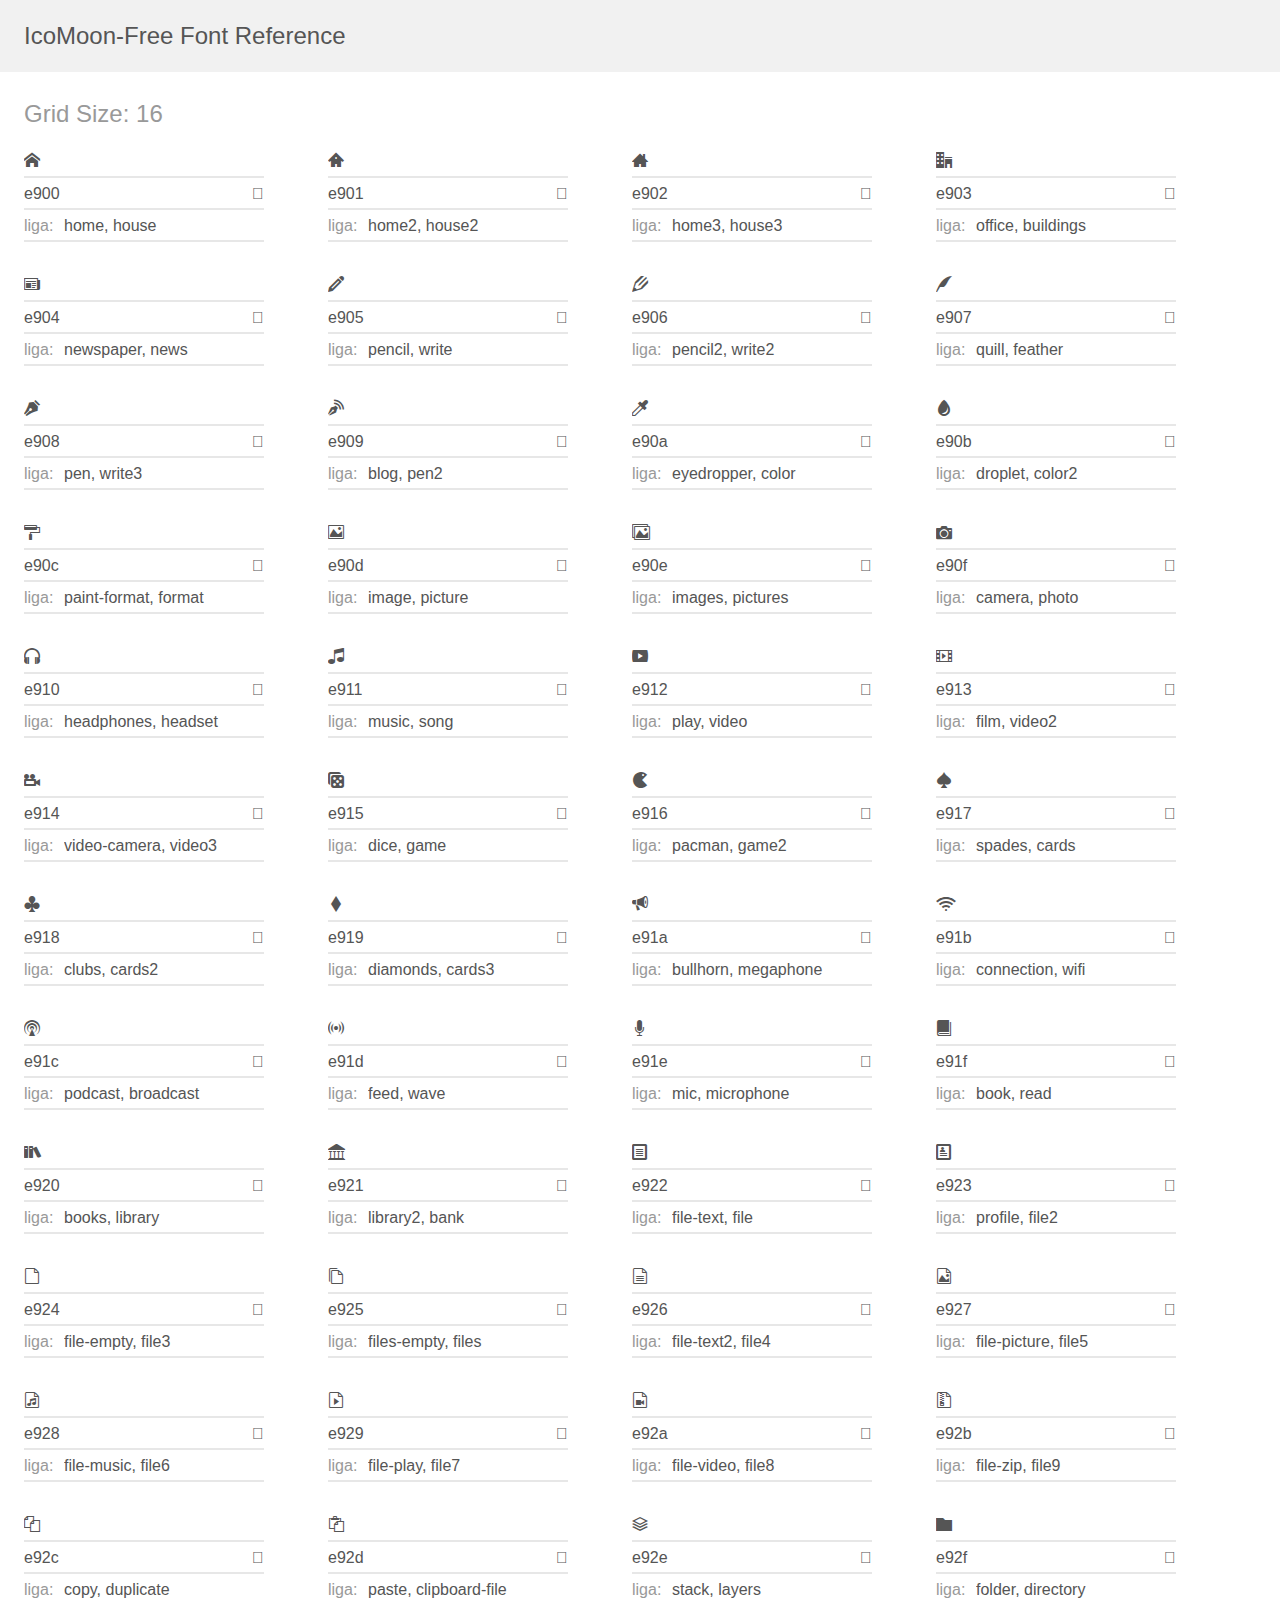
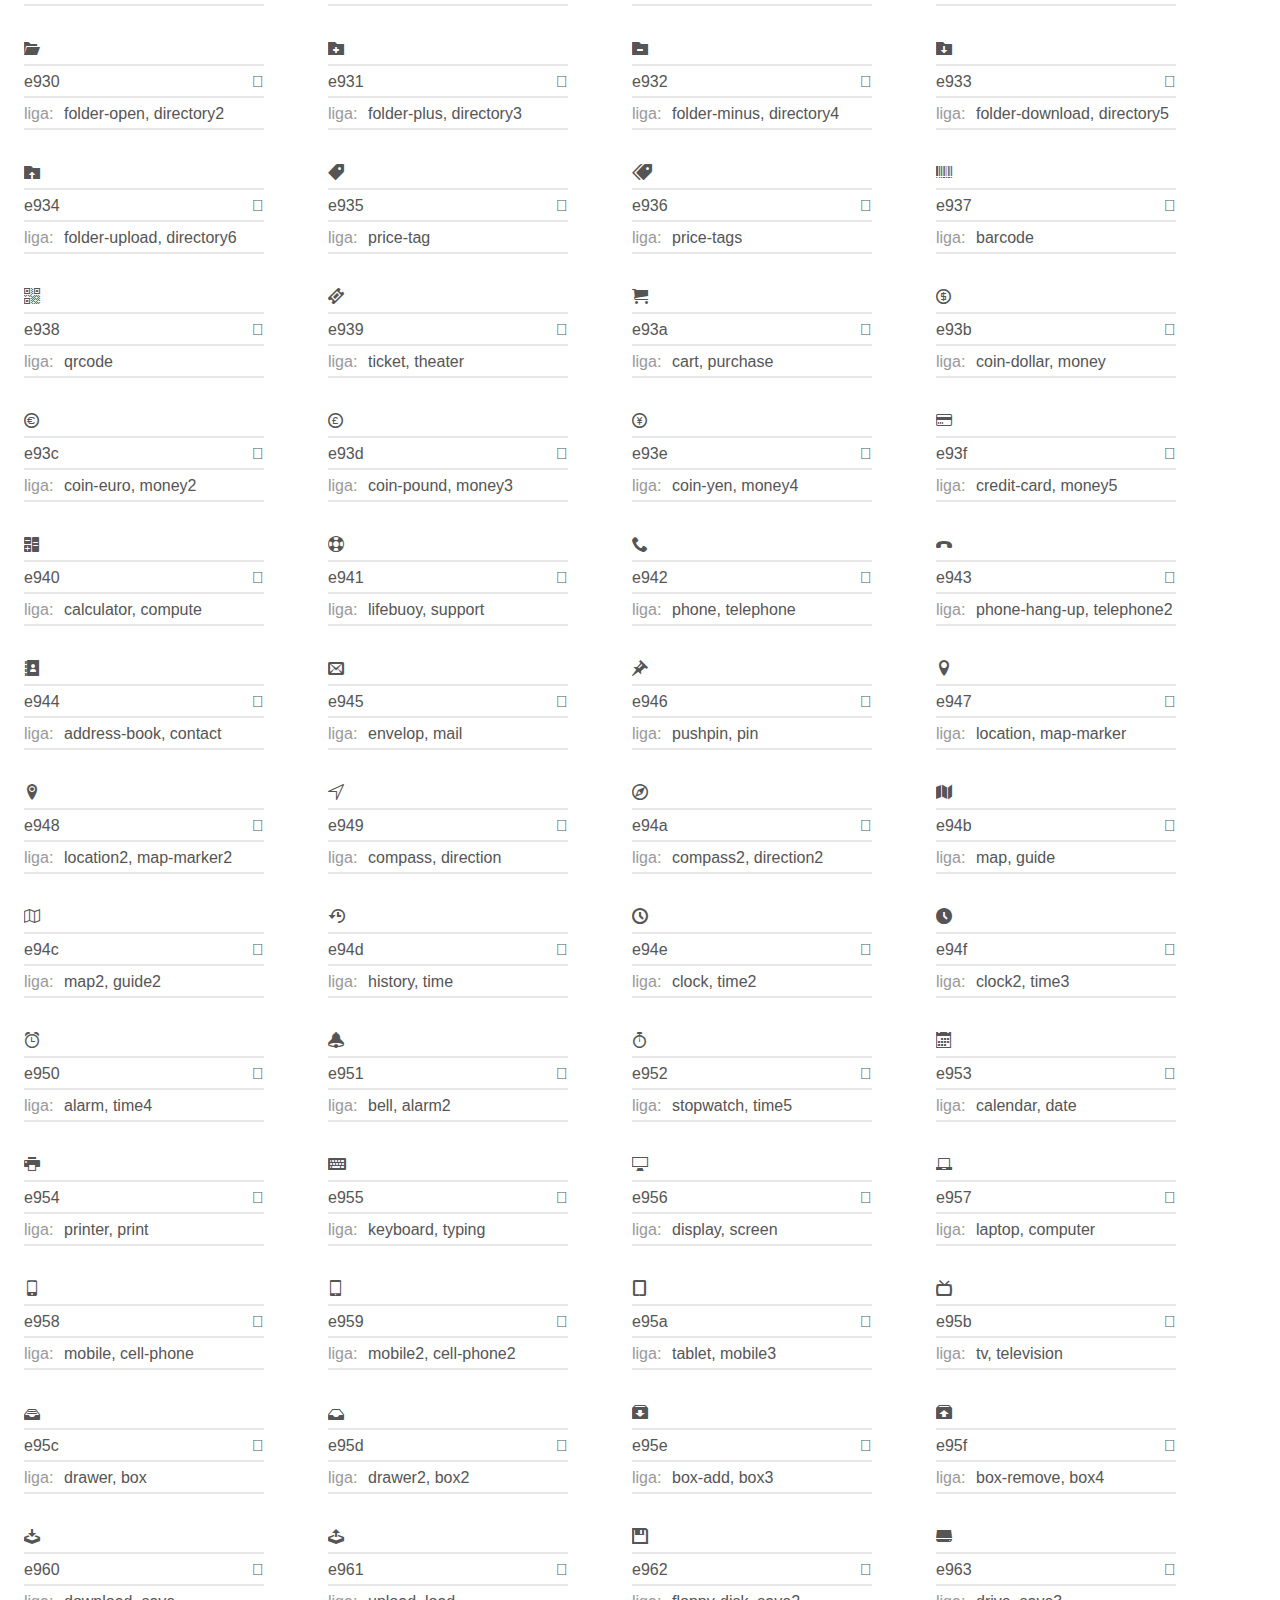
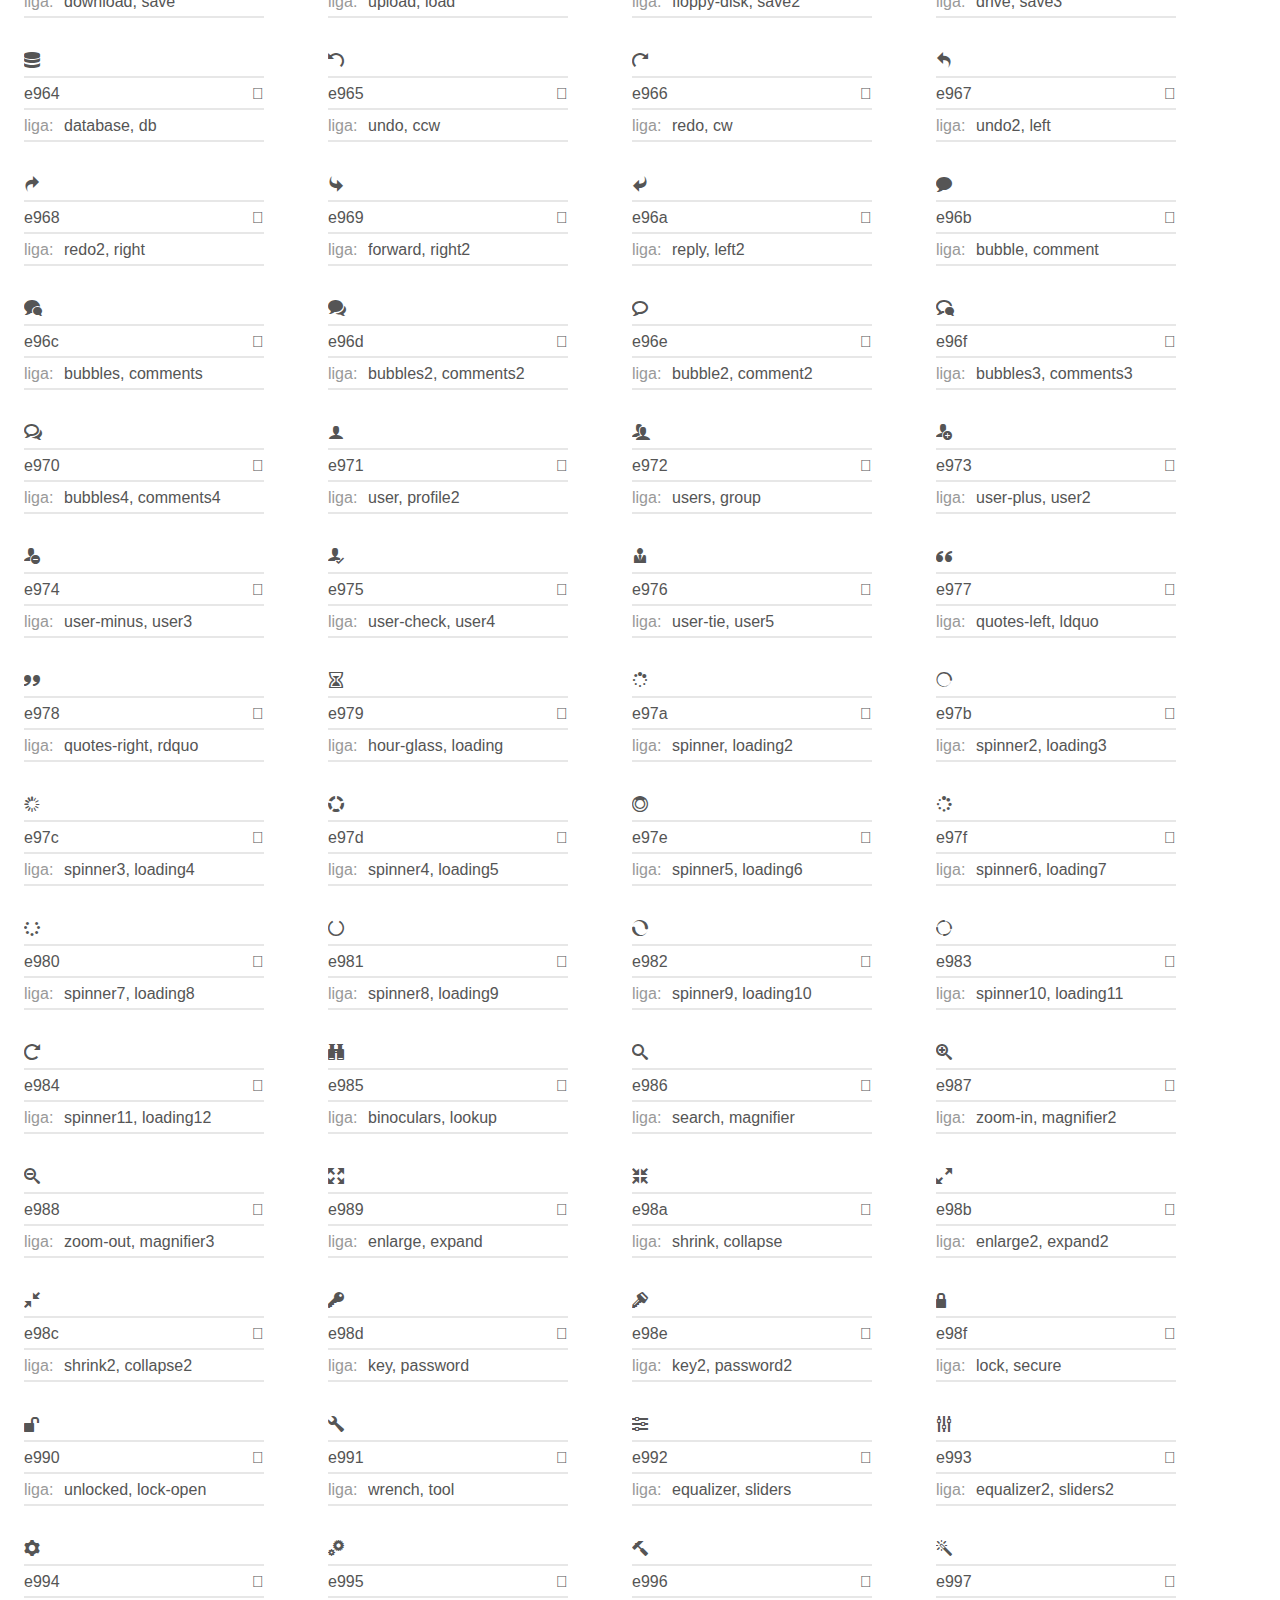
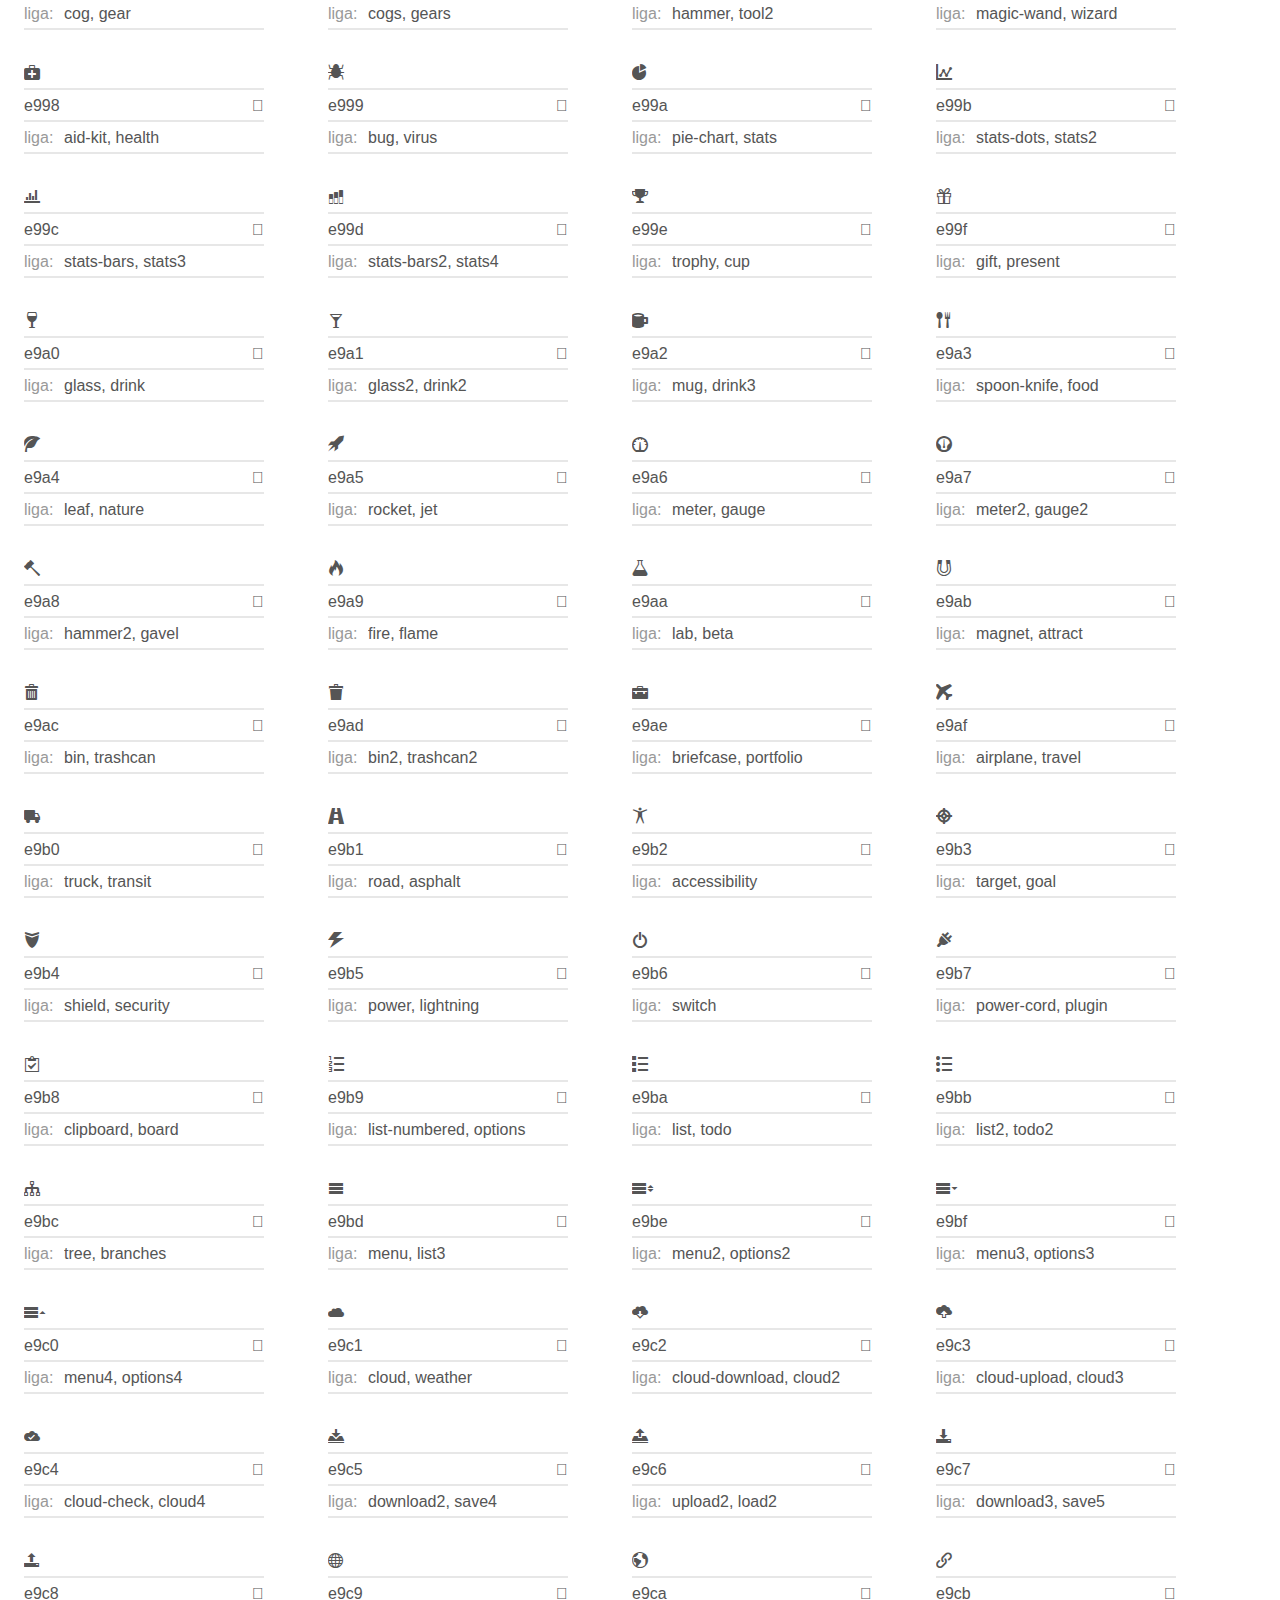
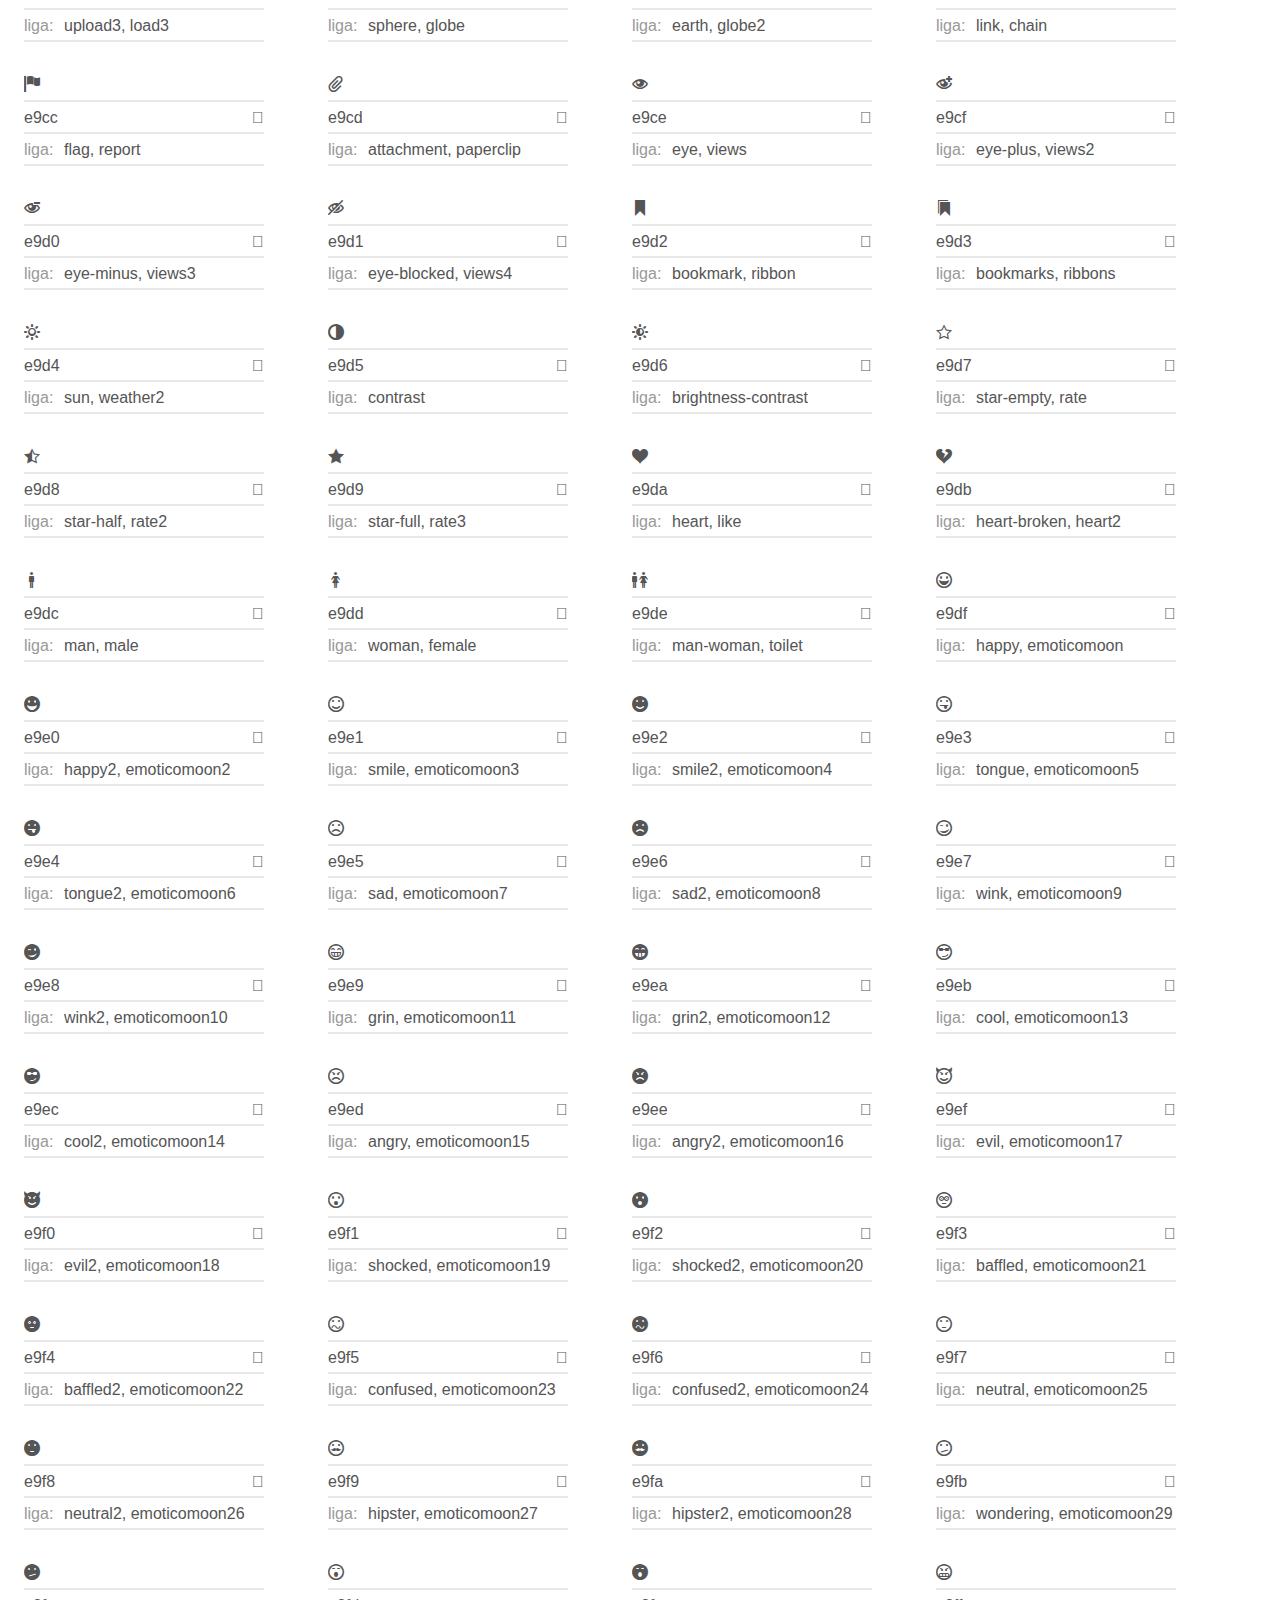
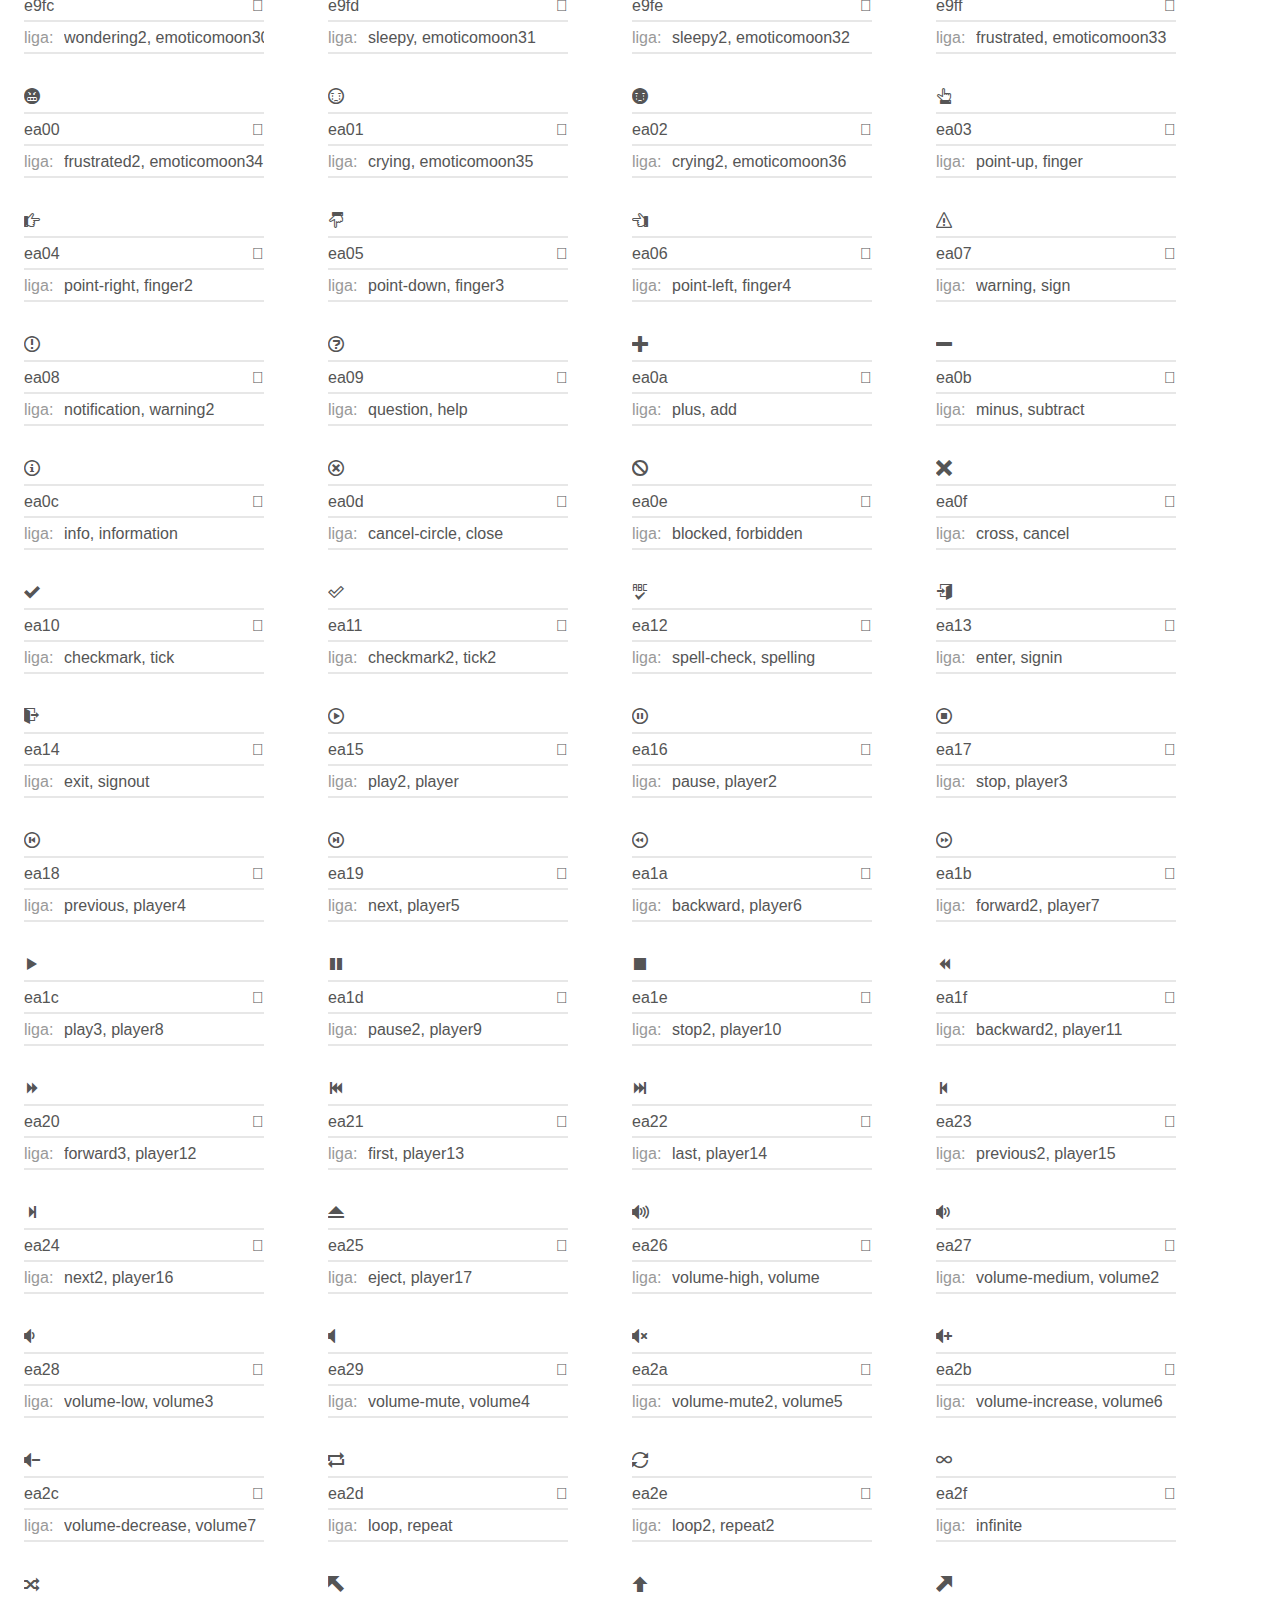
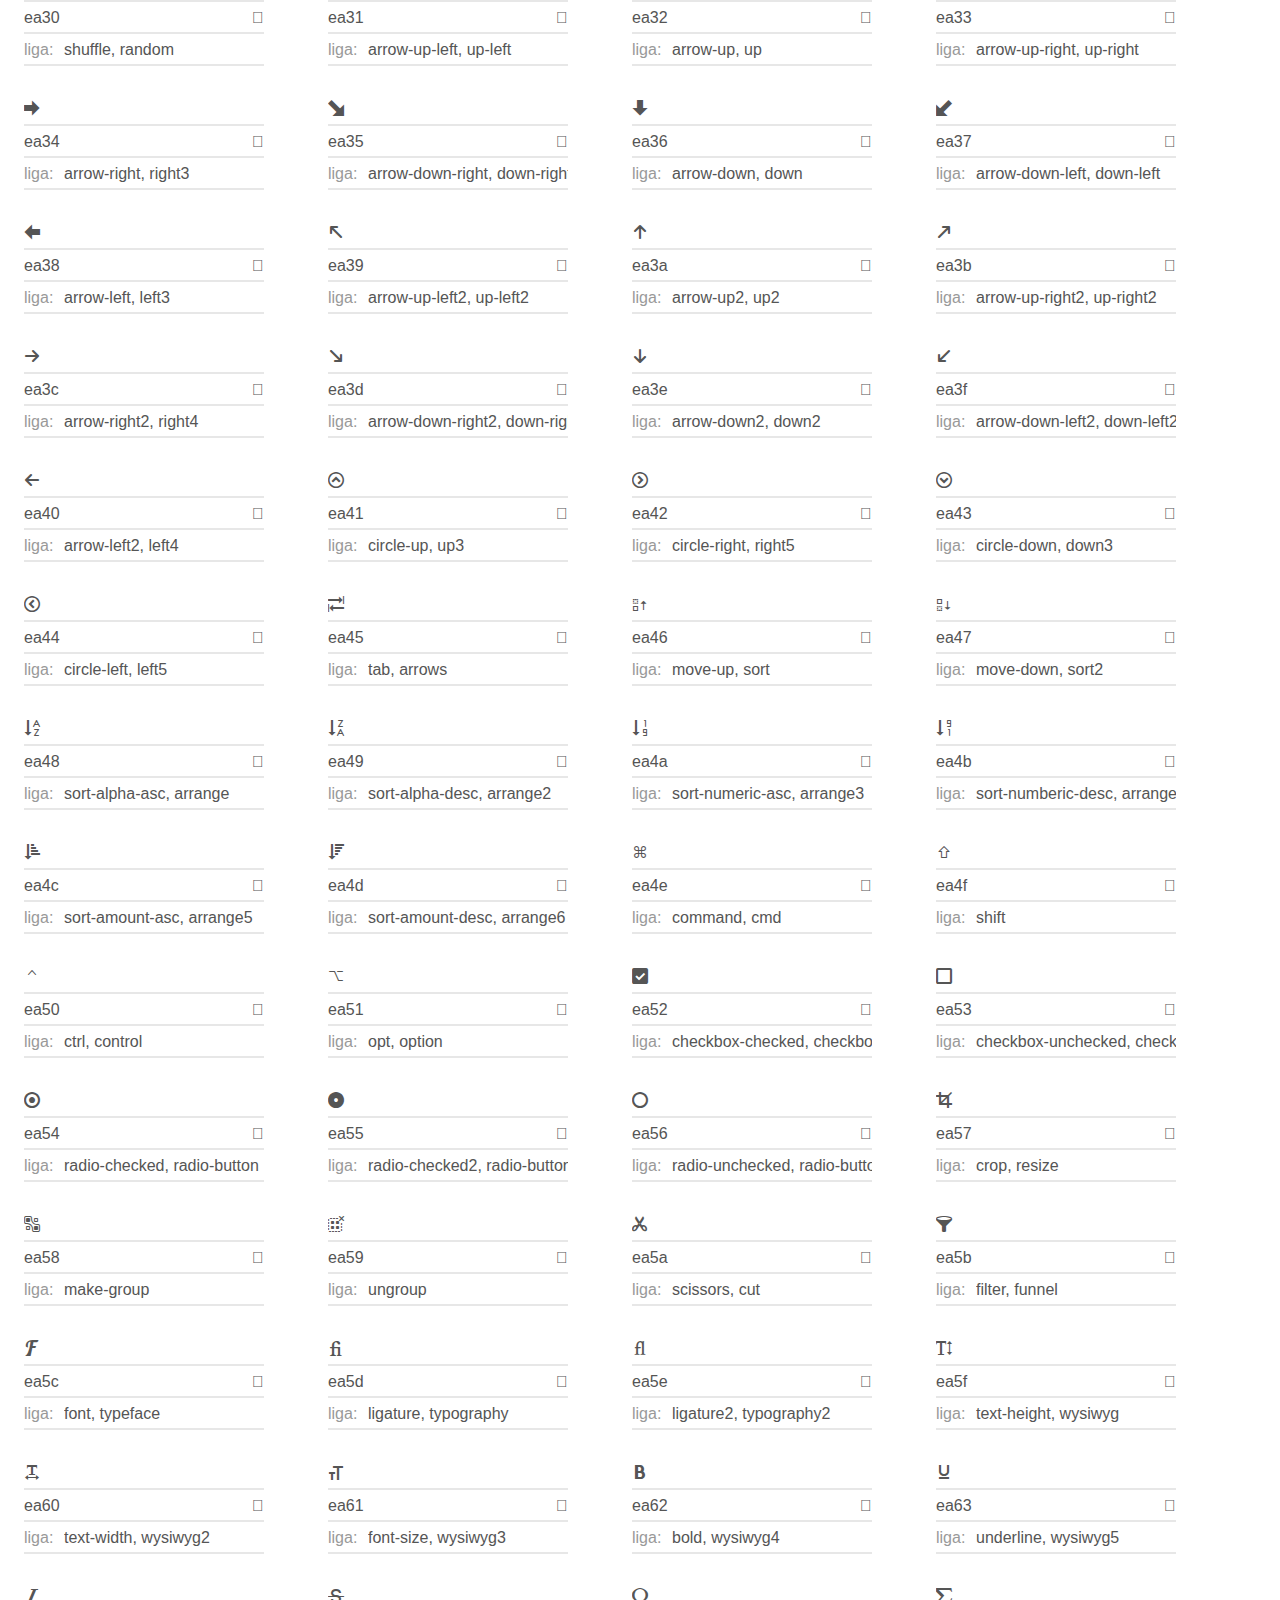
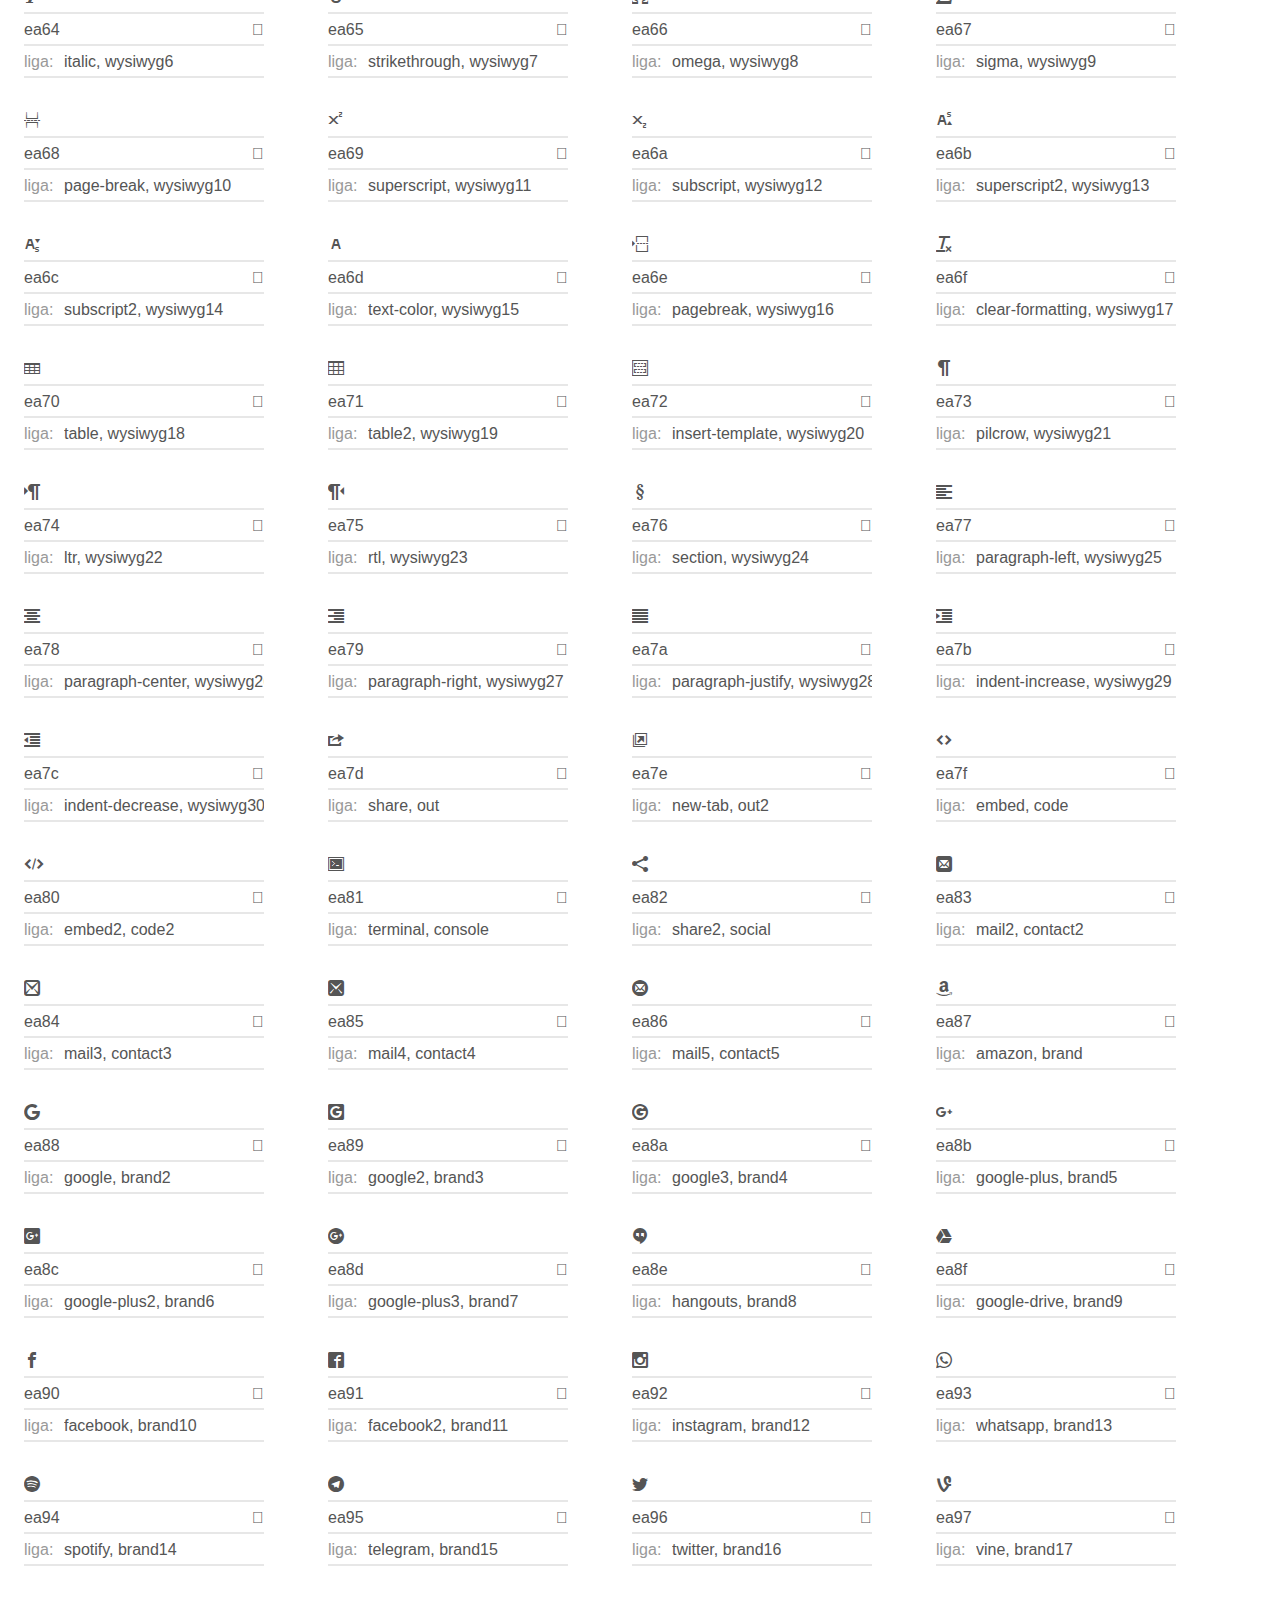
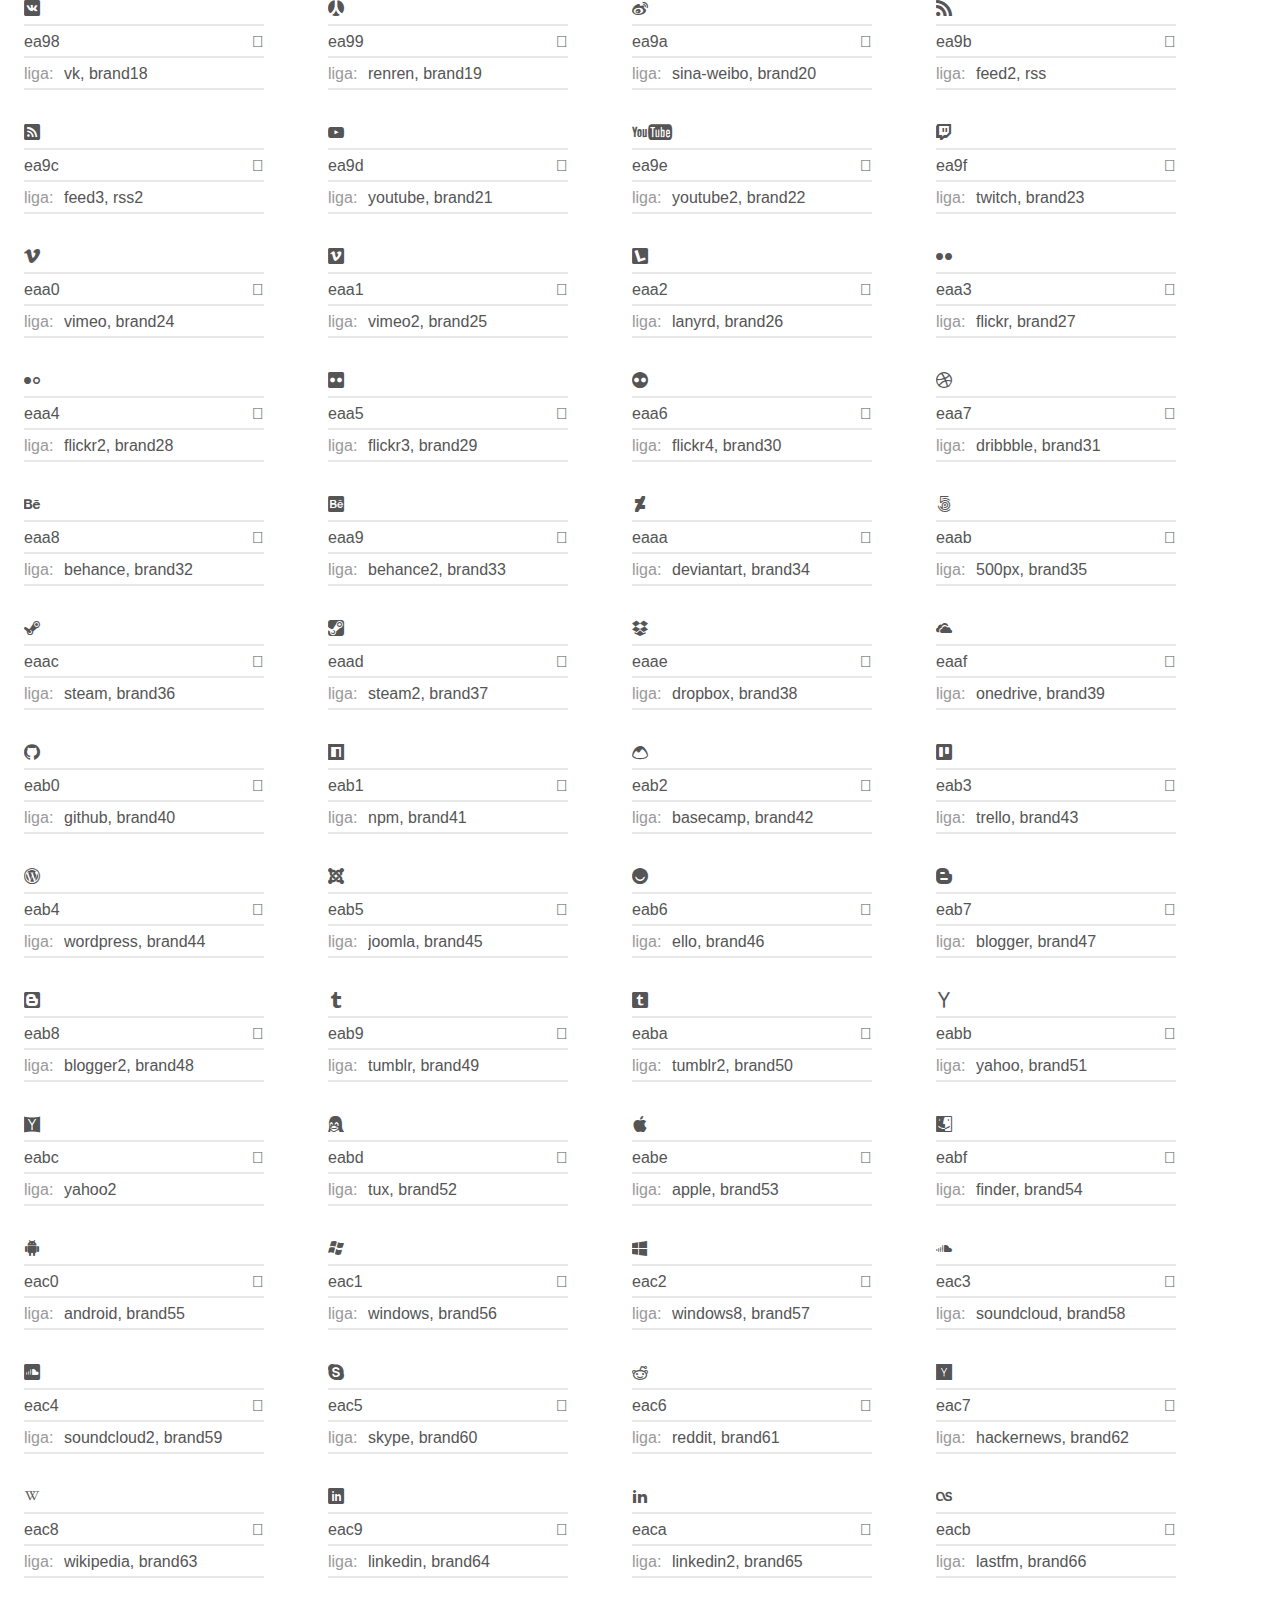
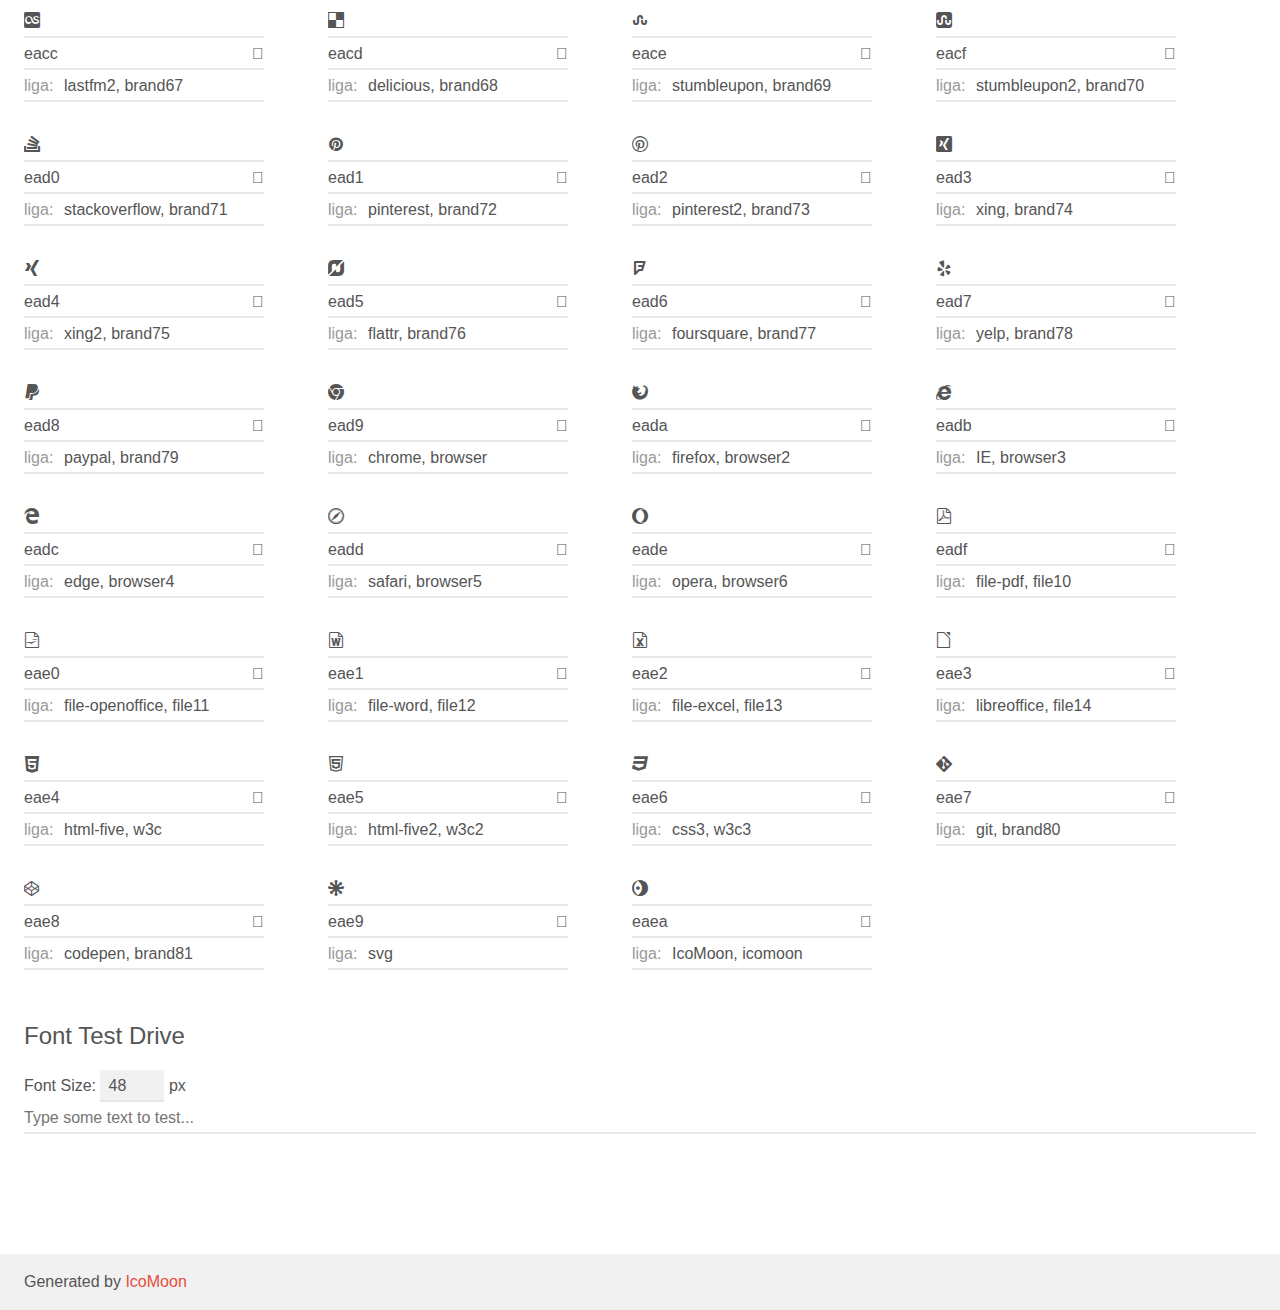
<file: lib/icons/IcoMoon-Free/Font/Reference.html>
<!doctype html>
<html>
<head>
	<meta charset="utf-8">
	<title>IcoMoon-Free Font Reference</title>
	<meta name="description" content="An icomoon Font Generated By IcoMoon.io">
	<meta name="viewport" content="width=device-width, initial-scale=1">
	<link rel="stylesheet" href="demo-files/demo.css">
	<style type="text/css">
	body {
	padding: 0;
	margin: 0;
	font-family: sans-serif;
	font-size: 1em;
	line-height: 1.5;
	color: #555;
	background: #fff;
}
h1 {
	font-size: 1.5em;
	font-weight: normal;
}
small {
	font-size: .66666667em;
}
a {
	color: #e74c3c;
	text-decoration: none;
}
a:hover, a:focus {
	box-shadow: 0 1px #e74c3c;
}
.bshadow0, input {
	box-shadow: inset 0 -2px #e7e7e7;
}
input:hover {
	box-shadow: inset 0 -2px #ccc;
}
input, fieldset {
	font-size: 1em;
	margin: 0;
	padding: 0;
	border: 0;
}
input {
    font-family: sans-serif;
	color: inherit;
	line-height: 1.5;
	height: 1.5em;
	padding: .25em 0;
}
input:focus {
	outline: none;
	box-shadow: inset 0 -2px #449fdb;
}
.glyph {
	font-size: 16px;
	width: 15em;
	padding-bottom: 1em;
	margin-right: 4em;
	margin-bottom: 1em;
	float: left;
	overflow: hidden;
}
.glyph .icon {
    font-size: 32px;
}
.liga {
	width: 80%;
	width: calc(100% - 2.5em);
}
.talign-right {
	text-align: right;
}
.talign-center {
	text-align: center;
}
.bgc1 {
	background: #f1f1f1;
}
.fgc1 {
	color: #999;
}
.fgc0 {
	color: #000;
}
p {
	margin-top: 1em;
	margin-bottom: 1em;
}
.mvm {
	margin-top: .75em;
	margin-bottom: .75em;
}
.mtn {
	margin-top: 0;
}
.mtl, .mal {
	margin-top: 1.5em;
}
.mbl, .mal {
	margin-bottom: 1.5em;
}
.mal, .mhl {
	margin-left: 1.5em;
	margin-right: 1.5em;
}
.mhmm {
	margin-left: 1em;
	margin-right: 1em;
}
.mls {
	margin-left: .25em;
}
.ptl {
	padding-top: 1.5em;
}
.pbs, .pvs {
	padding-bottom: .25em;
}
.pvs, .pts {
	padding-top: .25em;
}
.unit {
	float: left;
}
.unitRight {
	float: right;
}
.size1of2 {
	width: 50%;
}
.size1of1 {
	width: 100%;
}
.clearfix:before, .clearfix:after {
	content: " ";
	display: table;
}
.clearfix:after {
	clear: both;
}
.hidden-true {
	display: none;
}
.textbox0 {
	width: 3em;
	background: #f1f1f1;
	padding: .25em .5em;
	line-height: 1.5;
	height: 1.5em;
}
#testDrive {
	display: block;
	padding-top: 24px;
	line-height: 1.5;
}
.fs0 {
	font-size: 16px;
}
.fs1 {
	font-size: 16px;
}
</style>
<body>
	<div class="bgc1 clearfix">
		<h1 class="mhmm mvm">IcoMoon-Free Font Reference</h1>
	</div>
	<div class="clearfix mhl ptl">
		<h1 class="mvm mtn fgc1">Grid Size: 16</h1>
		<div class="glyph fs1">
			<div class="clearfix bshadow0 pbs">
				<span class="icomoon icomoon-home"></span>
			</div>
			<fieldset class="fs0 size1of1 clearfix hidden-false">
				<input type="text" readonly value="e900" class="unit size1of2" />
				<input type="text" maxlength="1" readonly value="&#xe900;" class="unitRight size1of2 talign-right" />
			</fieldset>
			<div class="fs0 bshadow0 clearfix hidden-false">
				<span class="unit pvs fgc1">liga: </span>
				<input type="text" readonly value="home, house" class="liga unitRight" />
			</div>
		</div>
		<div class="glyph fs1">
			<div class="clearfix bshadow0 pbs">
				<span class="icomoon icomoon-home2"></span>
			</div>
			<fieldset class="fs0 size1of1 clearfix hidden-false">
				<input type="text" readonly value="e901" class="unit size1of2" />
				<input type="text" maxlength="1" readonly value="&#xe901;" class="unitRight size1of2 talign-right" />
			</fieldset>
			<div class="fs0 bshadow0 clearfix hidden-false">
				<span class="unit pvs fgc1">liga: </span>
				<input type="text" readonly value="home2, house2" class="liga unitRight" />
			</div>
		</div>
		<div class="glyph fs1">
			<div class="clearfix bshadow0 pbs">
				<span class="icomoon icomoon-home3"></span>
			</div>
			<fieldset class="fs0 size1of1 clearfix hidden-false">
				<input type="text" readonly value="e902" class="unit size1of2" />
				<input type="text" maxlength="1" readonly value="&#xe902;" class="unitRight size1of2 talign-right" />
			</fieldset>
			<div class="fs0 bshadow0 clearfix hidden-false">
				<span class="unit pvs fgc1">liga: </span>
				<input type="text" readonly value="home3, house3" class="liga unitRight" />
			</div>
		</div>
		<div class="glyph fs1">
			<div class="clearfix bshadow0 pbs">
				<span class="icomoon icomoon-office"></span>
			</div>
			<fieldset class="fs0 size1of1 clearfix hidden-false">
				<input type="text" readonly value="e903" class="unit size1of2" />
				<input type="text" maxlength="1" readonly value="&#xe903;" class="unitRight size1of2 talign-right" />
			</fieldset>
			<div class="fs0 bshadow0 clearfix hidden-false">
				<span class="unit pvs fgc1">liga: </span>
				<input type="text" readonly value="office, buildings" class="liga unitRight" />
			</div>
		</div>
		<div class="glyph fs1">
			<div class="clearfix bshadow0 pbs">
				<span class="icomoon icomoon-newspaper"></span>
			</div>
			<fieldset class="fs0 size1of1 clearfix hidden-false">
				<input type="text" readonly value="e904" class="unit size1of2" />
				<input type="text" maxlength="1" readonly value="&#xe904;" class="unitRight size1of2 talign-right" />
			</fieldset>
			<div class="fs0 bshadow0 clearfix hidden-false">
				<span class="unit pvs fgc1">liga: </span>
				<input type="text" readonly value="newspaper, news" class="liga unitRight" />
			</div>
		</div>
		<div class="glyph fs1">
			<div class="clearfix bshadow0 pbs">
				<span class="icomoon icomoon-pencil"></span>
			</div>
			<fieldset class="fs0 size1of1 clearfix hidden-false">
				<input type="text" readonly value="e905" class="unit size1of2" />
				<input type="text" maxlength="1" readonly value="&#xe905;" class="unitRight size1of2 talign-right" />
			</fieldset>
			<div class="fs0 bshadow0 clearfix hidden-false">
				<span class="unit pvs fgc1">liga: </span>
				<input type="text" readonly value="pencil, write" class="liga unitRight" />
			</div>
		</div>
		<div class="glyph fs1">
			<div class="clearfix bshadow0 pbs">
				<span class="icomoon icomoon-pencil2"></span>
			</div>
			<fieldset class="fs0 size1of1 clearfix hidden-false">
				<input type="text" readonly value="e906" class="unit size1of2" />
				<input type="text" maxlength="1" readonly value="&#xe906;" class="unitRight size1of2 talign-right" />
			</fieldset>
			<div class="fs0 bshadow0 clearfix hidden-false">
				<span class="unit pvs fgc1">liga: </span>
				<input type="text" readonly value="pencil2, write2" class="liga unitRight" />
			</div>
		</div>
		<div class="glyph fs1">
			<div class="clearfix bshadow0 pbs">
				<span class="icomoon icomoon-quill"></span>
			</div>
			<fieldset class="fs0 size1of1 clearfix hidden-false">
				<input type="text" readonly value="e907" class="unit size1of2" />
				<input type="text" maxlength="1" readonly value="&#xe907;" class="unitRight size1of2 talign-right" />
			</fieldset>
			<div class="fs0 bshadow0 clearfix hidden-false">
				<span class="unit pvs fgc1">liga: </span>
				<input type="text" readonly value="quill, feather" class="liga unitRight" />
			</div>
		</div>
		<div class="glyph fs1">
			<div class="clearfix bshadow0 pbs">
				<span class="icomoon icomoon-pen"></span>
			</div>
			<fieldset class="fs0 size1of1 clearfix hidden-false">
				<input type="text" readonly value="e908" class="unit size1of2" />
				<input type="text" maxlength="1" readonly value="&#xe908;" class="unitRight size1of2 talign-right" />
			</fieldset>
			<div class="fs0 bshadow0 clearfix hidden-false">
				<span class="unit pvs fgc1">liga: </span>
				<input type="text" readonly value="pen, write3" class="liga unitRight" />
			</div>
		</div>
		<div class="glyph fs1">
			<div class="clearfix bshadow0 pbs">
				<span class="icomoon icomoon-blog"></span>
			</div>
			<fieldset class="fs0 size1of1 clearfix hidden-false">
				<input type="text" readonly value="e909" class="unit size1of2" />
				<input type="text" maxlength="1" readonly value="&#xe909;" class="unitRight size1of2 talign-right" />
			</fieldset>
			<div class="fs0 bshadow0 clearfix hidden-false">
				<span class="unit pvs fgc1">liga: </span>
				<input type="text" readonly value="blog, pen2" class="liga unitRight" />
			</div>
		</div>
		<div class="glyph fs1">
			<div class="clearfix bshadow0 pbs">
				<span class="icomoon icomoon-eyedropper"></span>
			</div>
			<fieldset class="fs0 size1of1 clearfix hidden-false">
				<input type="text" readonly value="e90a" class="unit size1of2" />
				<input type="text" maxlength="1" readonly value="&#xe90a;" class="unitRight size1of2 talign-right" />
			</fieldset>
			<div class="fs0 bshadow0 clearfix hidden-false">
				<span class="unit pvs fgc1">liga: </span>
				<input type="text" readonly value="eyedropper, color" class="liga unitRight" />
			</div>
		</div>
		<div class="glyph fs1">
			<div class="clearfix bshadow0 pbs">
				<span class="icomoon icomoon-droplet"></span>
			</div>
			<fieldset class="fs0 size1of1 clearfix hidden-false">
				<input type="text" readonly value="e90b" class="unit size1of2" />
				<input type="text" maxlength="1" readonly value="&#xe90b;" class="unitRight size1of2 talign-right" />
			</fieldset>
			<div class="fs0 bshadow0 clearfix hidden-false">
				<span class="unit pvs fgc1">liga: </span>
				<input type="text" readonly value="droplet, color2" class="liga unitRight" />
			</div>
		</div>
		<div class="glyph fs1">
			<div class="clearfix bshadow0 pbs">
				<span class="icomoon icomoon-paint-format"></span>
			</div>
			<fieldset class="fs0 size1of1 clearfix hidden-false">
				<input type="text" readonly value="e90c" class="unit size1of2" />
				<input type="text" maxlength="1" readonly value="&#xe90c;" class="unitRight size1of2 talign-right" />
			</fieldset>
			<div class="fs0 bshadow0 clearfix hidden-false">
				<span class="unit pvs fgc1">liga: </span>
				<input type="text" readonly value="paint-format, format" class="liga unitRight" />
			</div>
		</div>
		<div class="glyph fs1">
			<div class="clearfix bshadow0 pbs">
				<span class="icomoon icomoon-image"></span>
			</div>
			<fieldset class="fs0 size1of1 clearfix hidden-false">
				<input type="text" readonly value="e90d" class="unit size1of2" />
				<input type="text" maxlength="1" readonly value="&#xe90d;" class="unitRight size1of2 talign-right" />
			</fieldset>
			<div class="fs0 bshadow0 clearfix hidden-false">
				<span class="unit pvs fgc1">liga: </span>
				<input type="text" readonly value="image, picture" class="liga unitRight" />
			</div>
		</div>
		<div class="glyph fs1">
			<div class="clearfix bshadow0 pbs">
				<span class="icomoon icomoon-images"></span>
			</div>
			<fieldset class="fs0 size1of1 clearfix hidden-false">
				<input type="text" readonly value="e90e" class="unit size1of2" />
				<input type="text" maxlength="1" readonly value="&#xe90e;" class="unitRight size1of2 talign-right" />
			</fieldset>
			<div class="fs0 bshadow0 clearfix hidden-false">
				<span class="unit pvs fgc1">liga: </span>
				<input type="text" readonly value="images, pictures" class="liga unitRight" />
			</div>
		</div>
		<div class="glyph fs1">
			<div class="clearfix bshadow0 pbs">
				<span class="icomoon icomoon-camera"></span>
			</div>
			<fieldset class="fs0 size1of1 clearfix hidden-false">
				<input type="text" readonly value="e90f" class="unit size1of2" />
				<input type="text" maxlength="1" readonly value="&#xe90f;" class="unitRight size1of2 talign-right" />
			</fieldset>
			<div class="fs0 bshadow0 clearfix hidden-false">
				<span class="unit pvs fgc1">liga: </span>
				<input type="text" readonly value="camera, photo" class="liga unitRight" />
			</div>
		</div>
		<div class="glyph fs1">
			<div class="clearfix bshadow0 pbs">
				<span class="icomoon icomoon-headphones"></span>
			</div>
			<fieldset class="fs0 size1of1 clearfix hidden-false">
				<input type="text" readonly value="e910" class="unit size1of2" />
				<input type="text" maxlength="1" readonly value="&#xe910;" class="unitRight size1of2 talign-right" />
			</fieldset>
			<div class="fs0 bshadow0 clearfix hidden-false">
				<span class="unit pvs fgc1">liga: </span>
				<input type="text" readonly value="headphones, headset" class="liga unitRight" />
			</div>
		</div>
		<div class="glyph fs1">
			<div class="clearfix bshadow0 pbs">
				<span class="icomoon icomoon-music"></span>
			</div>
			<fieldset class="fs0 size1of1 clearfix hidden-false">
				<input type="text" readonly value="e911" class="unit size1of2" />
				<input type="text" maxlength="1" readonly value="&#xe911;" class="unitRight size1of2 talign-right" />
			</fieldset>
			<div class="fs0 bshadow0 clearfix hidden-false">
				<span class="unit pvs fgc1">liga: </span>
				<input type="text" readonly value="music, song" class="liga unitRight" />
			</div>
		</div>
		<div class="glyph fs1">
			<div class="clearfix bshadow0 pbs">
				<span class="icomoon icomoon-play"></span>
			</div>
			<fieldset class="fs0 size1of1 clearfix hidden-false">
				<input type="text" readonly value="e912" class="unit size1of2" />
				<input type="text" maxlength="1" readonly value="&#xe912;" class="unitRight size1of2 talign-right" />
			</fieldset>
			<div class="fs0 bshadow0 clearfix hidden-false">
				<span class="unit pvs fgc1">liga: </span>
				<input type="text" readonly value="play, video" class="liga unitRight" />
			</div>
		</div>
		<div class="glyph fs1">
			<div class="clearfix bshadow0 pbs">
				<span class="icomoon icomoon-film"></span>
			</div>
			<fieldset class="fs0 size1of1 clearfix hidden-false">
				<input type="text" readonly value="e913" class="unit size1of2" />
				<input type="text" maxlength="1" readonly value="&#xe913;" class="unitRight size1of2 talign-right" />
			</fieldset>
			<div class="fs0 bshadow0 clearfix hidden-false">
				<span class="unit pvs fgc1">liga: </span>
				<input type="text" readonly value="film, video2" class="liga unitRight" />
			</div>
		</div>
		<div class="glyph fs1">
			<div class="clearfix bshadow0 pbs">
				<span class="icomoon icomoon-video-camera"></span>
			</div>
			<fieldset class="fs0 size1of1 clearfix hidden-false">
				<input type="text" readonly value="e914" class="unit size1of2" />
				<input type="text" maxlength="1" readonly value="&#xe914;" class="unitRight size1of2 talign-right" />
			</fieldset>
			<div class="fs0 bshadow0 clearfix hidden-false">
				<span class="unit pvs fgc1">liga: </span>
				<input type="text" readonly value="video-camera, video3" class="liga unitRight" />
			</div>
		</div>
		<div class="glyph fs1">
			<div class="clearfix bshadow0 pbs">
				<span class="icomoon icomoon-dice"></span>
			</div>
			<fieldset class="fs0 size1of1 clearfix hidden-false">
				<input type="text" readonly value="e915" class="unit size1of2" />
				<input type="text" maxlength="1" readonly value="&#xe915;" class="unitRight size1of2 talign-right" />
			</fieldset>
			<div class="fs0 bshadow0 clearfix hidden-false">
				<span class="unit pvs fgc1">liga: </span>
				<input type="text" readonly value="dice, game" class="liga unitRight" />
			</div>
		</div>
		<div class="glyph fs1">
			<div class="clearfix bshadow0 pbs">
				<span class="icomoon icomoon-pacman"></span>
			</div>
			<fieldset class="fs0 size1of1 clearfix hidden-false">
				<input type="text" readonly value="e916" class="unit size1of2" />
				<input type="text" maxlength="1" readonly value="&#xe916;" class="unitRight size1of2 talign-right" />
			</fieldset>
			<div class="fs0 bshadow0 clearfix hidden-false">
				<span class="unit pvs fgc1">liga: </span>
				<input type="text" readonly value="pacman, game2" class="liga unitRight" />
			</div>
		</div>
		<div class="glyph fs1">
			<div class="clearfix bshadow0 pbs">
				<span class="icomoon icomoon-spades"></span>
			</div>
			<fieldset class="fs0 size1of1 clearfix hidden-false">
				<input type="text" readonly value="e917" class="unit size1of2" />
				<input type="text" maxlength="1" readonly value="&#xe917;" class="unitRight size1of2 talign-right" />
			</fieldset>
			<div class="fs0 bshadow0 clearfix hidden-false">
				<span class="unit pvs fgc1">liga: </span>
				<input type="text" readonly value="spades, cards" class="liga unitRight" />
			</div>
		</div>
		<div class="glyph fs1">
			<div class="clearfix bshadow0 pbs">
				<span class="icomoon icomoon-clubs"></span>
			</div>
			<fieldset class="fs0 size1of1 clearfix hidden-false">
				<input type="text" readonly value="e918" class="unit size1of2" />
				<input type="text" maxlength="1" readonly value="&#xe918;" class="unitRight size1of2 talign-right" />
			</fieldset>
			<div class="fs0 bshadow0 clearfix hidden-false">
				<span class="unit pvs fgc1">liga: </span>
				<input type="text" readonly value="clubs, cards2" class="liga unitRight" />
			</div>
		</div>
		<div class="glyph fs1">
			<div class="clearfix bshadow0 pbs">
				<span class="icomoon icomoon-diamonds"></span>
			</div>
			<fieldset class="fs0 size1of1 clearfix hidden-false">
				<input type="text" readonly value="e919" class="unit size1of2" />
				<input type="text" maxlength="1" readonly value="&#xe919;" class="unitRight size1of2 talign-right" />
			</fieldset>
			<div class="fs0 bshadow0 clearfix hidden-false">
				<span class="unit pvs fgc1">liga: </span>
				<input type="text" readonly value="diamonds, cards3" class="liga unitRight" />
			</div>
		</div>
		<div class="glyph fs1">
			<div class="clearfix bshadow0 pbs">
				<span class="icomoon icomoon-bullhorn"></span>
			</div>
			<fieldset class="fs0 size1of1 clearfix hidden-false">
				<input type="text" readonly value="e91a" class="unit size1of2" />
				<input type="text" maxlength="1" readonly value="&#xe91a;" class="unitRight size1of2 talign-right" />
			</fieldset>
			<div class="fs0 bshadow0 clearfix hidden-false">
				<span class="unit pvs fgc1">liga: </span>
				<input type="text" readonly value="bullhorn, megaphone" class="liga unitRight" />
			</div>
		</div>
		<div class="glyph fs1">
			<div class="clearfix bshadow0 pbs">
				<span class="icomoon icomoon-connection"></span>
			</div>
			<fieldset class="fs0 size1of1 clearfix hidden-false">
				<input type="text" readonly value="e91b" class="unit size1of2" />
				<input type="text" maxlength="1" readonly value="&#xe91b;" class="unitRight size1of2 talign-right" />
			</fieldset>
			<div class="fs0 bshadow0 clearfix hidden-false">
				<span class="unit pvs fgc1">liga: </span>
				<input type="text" readonly value="connection, wifi" class="liga unitRight" />
			</div>
		</div>
		<div class="glyph fs1">
			<div class="clearfix bshadow0 pbs">
				<span class="icomoon icomoon-podcast"></span>
			</div>
			<fieldset class="fs0 size1of1 clearfix hidden-false">
				<input type="text" readonly value="e91c" class="unit size1of2" />
				<input type="text" maxlength="1" readonly value="&#xe91c;" class="unitRight size1of2 talign-right" />
			</fieldset>
			<div class="fs0 bshadow0 clearfix hidden-false">
				<span class="unit pvs fgc1">liga: </span>
				<input type="text" readonly value="podcast, broadcast" class="liga unitRight" />
			</div>
		</div>
		<div class="glyph fs1">
			<div class="clearfix bshadow0 pbs">
				<span class="icomoon icomoon-feed"></span>
			</div>
			<fieldset class="fs0 size1of1 clearfix hidden-false">
				<input type="text" readonly value="e91d" class="unit size1of2" />
				<input type="text" maxlength="1" readonly value="&#xe91d;" class="unitRight size1of2 talign-right" />
			</fieldset>
			<div class="fs0 bshadow0 clearfix hidden-false">
				<span class="unit pvs fgc1">liga: </span>
				<input type="text" readonly value="feed, wave" class="liga unitRight" />
			</div>
		</div>
		<div class="glyph fs1">
			<div class="clearfix bshadow0 pbs">
				<span class="icomoon icomoon-mic"></span>
			</div>
			<fieldset class="fs0 size1of1 clearfix hidden-false">
				<input type="text" readonly value="e91e" class="unit size1of2" />
				<input type="text" maxlength="1" readonly value="&#xe91e;" class="unitRight size1of2 talign-right" />
			</fieldset>
			<div class="fs0 bshadow0 clearfix hidden-false">
				<span class="unit pvs fgc1">liga: </span>
				<input type="text" readonly value="mic, microphone" class="liga unitRight" />
			</div>
		</div>
		<div class="glyph fs1">
			<div class="clearfix bshadow0 pbs">
				<span class="icomoon icomoon-book"></span>
			</div>
			<fieldset class="fs0 size1of1 clearfix hidden-false">
				<input type="text" readonly value="e91f" class="unit size1of2" />
				<input type="text" maxlength="1" readonly value="&#xe91f;" class="unitRight size1of2 talign-right" />
			</fieldset>
			<div class="fs0 bshadow0 clearfix hidden-false">
				<span class="unit pvs fgc1">liga: </span>
				<input type="text" readonly value="book, read" class="liga unitRight" />
			</div>
		</div>
		<div class="glyph fs1">
			<div class="clearfix bshadow0 pbs">
				<span class="icomoon icomoon-books"></span>
			</div>
			<fieldset class="fs0 size1of1 clearfix hidden-false">
				<input type="text" readonly value="e920" class="unit size1of2" />
				<input type="text" maxlength="1" readonly value="&#xe920;" class="unitRight size1of2 talign-right" />
			</fieldset>
			<div class="fs0 bshadow0 clearfix hidden-false">
				<span class="unit pvs fgc1">liga: </span>
				<input type="text" readonly value="books, library" class="liga unitRight" />
			</div>
		</div>
		<div class="glyph fs1">
			<div class="clearfix bshadow0 pbs">
				<span class="icomoon icomoon-library"></span>
			</div>
			<fieldset class="fs0 size1of1 clearfix hidden-false">
				<input type="text" readonly value="e921" class="unit size1of2" />
				<input type="text" maxlength="1" readonly value="&#xe921;" class="unitRight size1of2 talign-right" />
			</fieldset>
			<div class="fs0 bshadow0 clearfix hidden-false">
				<span class="unit pvs fgc1">liga: </span>
				<input type="text" readonly value="library2, bank" class="liga unitRight" />
			</div>
		</div>
		<div class="glyph fs1">
			<div class="clearfix bshadow0 pbs">
				<span class="icomoon icomoon-file-text"></span>
			</div>
			<fieldset class="fs0 size1of1 clearfix hidden-false">
				<input type="text" readonly value="e922" class="unit size1of2" />
				<input type="text" maxlength="1" readonly value="&#xe922;" class="unitRight size1of2 talign-right" />
			</fieldset>
			<div class="fs0 bshadow0 clearfix hidden-false">
				<span class="unit pvs fgc1">liga: </span>
				<input type="text" readonly value="file-text, file" class="liga unitRight" />
			</div>
		</div>
		<div class="glyph fs1">
			<div class="clearfix bshadow0 pbs">
				<span class="icomoon icomoon-profile"></span>
			</div>
			<fieldset class="fs0 size1of1 clearfix hidden-false">
				<input type="text" readonly value="e923" class="unit size1of2" />
				<input type="text" maxlength="1" readonly value="&#xe923;" class="unitRight size1of2 talign-right" />
			</fieldset>
			<div class="fs0 bshadow0 clearfix hidden-false">
				<span class="unit pvs fgc1">liga: </span>
				<input type="text" readonly value="profile, file2" class="liga unitRight" />
			</div>
		</div>
		<div class="glyph fs1">
			<div class="clearfix bshadow0 pbs">
				<span class="icomoon icomoon-file-empty"></span>
			</div>
			<fieldset class="fs0 size1of1 clearfix hidden-false">
				<input type="text" readonly value="e924" class="unit size1of2" />
				<input type="text" maxlength="1" readonly value="&#xe924;" class="unitRight size1of2 talign-right" />
			</fieldset>
			<div class="fs0 bshadow0 clearfix hidden-false">
				<span class="unit pvs fgc1">liga: </span>
				<input type="text" readonly value="file-empty, file3" class="liga unitRight" />
			</div>
		</div>
		<div class="glyph fs1">
			<div class="clearfix bshadow0 pbs">
				<span class="icomoon icomoon-files-empty"></span>
			</div>
			<fieldset class="fs0 size1of1 clearfix hidden-false">
				<input type="text" readonly value="e925" class="unit size1of2" />
				<input type="text" maxlength="1" readonly value="&#xe925;" class="unitRight size1of2 talign-right" />
			</fieldset>
			<div class="fs0 bshadow0 clearfix hidden-false">
				<span class="unit pvs fgc1">liga: </span>
				<input type="text" readonly value="files-empty, files" class="liga unitRight" />
			</div>
		</div>
		<div class="glyph fs1">
			<div class="clearfix bshadow0 pbs">
				<span class="icomoon icomoon-file-text2"></span>
			</div>
			<fieldset class="fs0 size1of1 clearfix hidden-false">
				<input type="text" readonly value="e926" class="unit size1of2" />
				<input type="text" maxlength="1" readonly value="&#xe926;" class="unitRight size1of2 talign-right" />
			</fieldset>
			<div class="fs0 bshadow0 clearfix hidden-false">
				<span class="unit pvs fgc1">liga: </span>
				<input type="text" readonly value="file-text2, file4" class="liga unitRight" />
			</div>
		</div>
		<div class="glyph fs1">
			<div class="clearfix bshadow0 pbs">
				<span class="icomoon icomoon-file-picture"></span>
			</div>
			<fieldset class="fs0 size1of1 clearfix hidden-false">
				<input type="text" readonly value="e927" class="unit size1of2" />
				<input type="text" maxlength="1" readonly value="&#xe927;" class="unitRight size1of2 talign-right" />
			</fieldset>
			<div class="fs0 bshadow0 clearfix hidden-false">
				<span class="unit pvs fgc1">liga: </span>
				<input type="text" readonly value="file-picture, file5" class="liga unitRight" />
			</div>
		</div>
		<div class="glyph fs1">
			<div class="clearfix bshadow0 pbs">
				<span class="icomoon icomoon-file-music"></span>
			</div>
			<fieldset class="fs0 size1of1 clearfix hidden-false">
				<input type="text" readonly value="e928" class="unit size1of2" />
				<input type="text" maxlength="1" readonly value="&#xe928;" class="unitRight size1of2 talign-right" />
			</fieldset>
			<div class="fs0 bshadow0 clearfix hidden-false">
				<span class="unit pvs fgc1">liga: </span>
				<input type="text" readonly value="file-music, file6" class="liga unitRight" />
			</div>
		</div>
		<div class="glyph fs1">
			<div class="clearfix bshadow0 pbs">
				<span class="icomoon icomoon-file-play"></span>
			</div>
			<fieldset class="fs0 size1of1 clearfix hidden-false">
				<input type="text" readonly value="e929" class="unit size1of2" />
				<input type="text" maxlength="1" readonly value="&#xe929;" class="unitRight size1of2 talign-right" />
			</fieldset>
			<div class="fs0 bshadow0 clearfix hidden-false">
				<span class="unit pvs fgc1">liga: </span>
				<input type="text" readonly value="file-play, file7" class="liga unitRight" />
			</div>
		</div>
		<div class="glyph fs1">
			<div class="clearfix bshadow0 pbs">
				<span class="icomoon icomoon-file-video"></span>
			</div>
			<fieldset class="fs0 size1of1 clearfix hidden-false">
				<input type="text" readonly value="e92a" class="unit size1of2" />
				<input type="text" maxlength="1" readonly value="&#xe92a;" class="unitRight size1of2 talign-right" />
			</fieldset>
			<div class="fs0 bshadow0 clearfix hidden-false">
				<span class="unit pvs fgc1">liga: </span>
				<input type="text" readonly value="file-video, file8" class="liga unitRight" />
			</div>
		</div>
		<div class="glyph fs1">
			<div class="clearfix bshadow0 pbs">
				<span class="icomoon icomoon-file-zip"></span>
			</div>
			<fieldset class="fs0 size1of1 clearfix hidden-false">
				<input type="text" readonly value="e92b" class="unit size1of2" />
				<input type="text" maxlength="1" readonly value="&#xe92b;" class="unitRight size1of2 talign-right" />
			</fieldset>
			<div class="fs0 bshadow0 clearfix hidden-false">
				<span class="unit pvs fgc1">liga: </span>
				<input type="text" readonly value="file-zip, file9" class="liga unitRight" />
			</div>
		</div>
		<div class="glyph fs1">
			<div class="clearfix bshadow0 pbs">
				<span class="icomoon icomoon-copy"></span>
			</div>
			<fieldset class="fs0 size1of1 clearfix hidden-false">
				<input type="text" readonly value="e92c" class="unit size1of2" />
				<input type="text" maxlength="1" readonly value="&#xe92c;" class="unitRight size1of2 talign-right" />
			</fieldset>
			<div class="fs0 bshadow0 clearfix hidden-false">
				<span class="unit pvs fgc1">liga: </span>
				<input type="text" readonly value="copy, duplicate" class="liga unitRight" />
			</div>
		</div>
		<div class="glyph fs1">
			<div class="clearfix bshadow0 pbs">
				<span class="icomoon icomoon-paste"></span>
			</div>
			<fieldset class="fs0 size1of1 clearfix hidden-false">
				<input type="text" readonly value="e92d" class="unit size1of2" />
				<input type="text" maxlength="1" readonly value="&#xe92d;" class="unitRight size1of2 talign-right" />
			</fieldset>
			<div class="fs0 bshadow0 clearfix hidden-false">
				<span class="unit pvs fgc1">liga: </span>
				<input type="text" readonly value="paste, clipboard-file" class="liga unitRight" />
			</div>
		</div>
		<div class="glyph fs1">
			<div class="clearfix bshadow0 pbs">
				<span class="icomoon icomoon-stack"></span>
			</div>
			<fieldset class="fs0 size1of1 clearfix hidden-false">
				<input type="text" readonly value="e92e" class="unit size1of2" />
				<input type="text" maxlength="1" readonly value="&#xe92e;" class="unitRight size1of2 talign-right" />
			</fieldset>
			<div class="fs0 bshadow0 clearfix hidden-false">
				<span class="unit pvs fgc1">liga: </span>
				<input type="text" readonly value="stack, layers" class="liga unitRight" />
			</div>
		</div>
		<div class="glyph fs1">
			<div class="clearfix bshadow0 pbs">
				<span class="icomoon icomoon-folder"></span>
			</div>
			<fieldset class="fs0 size1of1 clearfix hidden-false">
				<input type="text" readonly value="e92f" class="unit size1of2" />
				<input type="text" maxlength="1" readonly value="&#xe92f;" class="unitRight size1of2 talign-right" />
			</fieldset>
			<div class="fs0 bshadow0 clearfix hidden-false">
				<span class="unit pvs fgc1">liga: </span>
				<input type="text" readonly value="folder, directory" class="liga unitRight" />
			</div>
		</div>
		<div class="glyph fs1">
			<div class="clearfix bshadow0 pbs">
				<span class="icomoon icomoon-folder-open"></span>
			</div>
			<fieldset class="fs0 size1of1 clearfix hidden-false">
				<input type="text" readonly value="e930" class="unit size1of2" />
				<input type="text" maxlength="1" readonly value="&#xe930;" class="unitRight size1of2 talign-right" />
			</fieldset>
			<div class="fs0 bshadow0 clearfix hidden-false">
				<span class="unit pvs fgc1">liga: </span>
				<input type="text" readonly value="folder-open, directory2" class="liga unitRight" />
			</div>
		</div>
		<div class="glyph fs1">
			<div class="clearfix bshadow0 pbs">
				<span class="icomoon icomoon-folder-plus"></span>
			</div>
			<fieldset class="fs0 size1of1 clearfix hidden-false">
				<input type="text" readonly value="e931" class="unit size1of2" />
				<input type="text" maxlength="1" readonly value="&#xe931;" class="unitRight size1of2 talign-right" />
			</fieldset>
			<div class="fs0 bshadow0 clearfix hidden-false">
				<span class="unit pvs fgc1">liga: </span>
				<input type="text" readonly value="folder-plus, directory3" class="liga unitRight" />
			</div>
		</div>
		<div class="glyph fs1">
			<div class="clearfix bshadow0 pbs">
				<span class="icomoon icomoon-folder-minus"></span>
			</div>
			<fieldset class="fs0 size1of1 clearfix hidden-false">
				<input type="text" readonly value="e932" class="unit size1of2" />
				<input type="text" maxlength="1" readonly value="&#xe932;" class="unitRight size1of2 talign-right" />
			</fieldset>
			<div class="fs0 bshadow0 clearfix hidden-false">
				<span class="unit pvs fgc1">liga: </span>
				<input type="text" readonly value="folder-minus, directory4" class="liga unitRight" />
			</div>
		</div>
		<div class="glyph fs1">
			<div class="clearfix bshadow0 pbs">
				<span class="icomoon icomoon-folder-download"></span>
			</div>
			<fieldset class="fs0 size1of1 clearfix hidden-false">
				<input type="text" readonly value="e933" class="unit size1of2" />
				<input type="text" maxlength="1" readonly value="&#xe933;" class="unitRight size1of2 talign-right" />
			</fieldset>
			<div class="fs0 bshadow0 clearfix hidden-false">
				<span class="unit pvs fgc1">liga: </span>
				<input type="text" readonly value="folder-download, directory5" class="liga unitRight" />
			</div>
		</div>
		<div class="glyph fs1">
			<div class="clearfix bshadow0 pbs">
				<span class="icomoon icomoon-folder-upload"></span>
			</div>
			<fieldset class="fs0 size1of1 clearfix hidden-false">
				<input type="text" readonly value="e934" class="unit size1of2" />
				<input type="text" maxlength="1" readonly value="&#xe934;" class="unitRight size1of2 talign-right" />
			</fieldset>
			<div class="fs0 bshadow0 clearfix hidden-false">
				<span class="unit pvs fgc1">liga: </span>
				<input type="text" readonly value="folder-upload, directory6" class="liga unitRight" />
			</div>
		</div>
		<div class="glyph fs1">
			<div class="clearfix bshadow0 pbs">
				<span class="icomoon icomoon-price-tag"></span>
			</div>
			<fieldset class="fs0 size1of1 clearfix hidden-false">
				<input type="text" readonly value="e935" class="unit size1of2" />
				<input type="text" maxlength="1" readonly value="&#xe935;" class="unitRight size1of2 talign-right" />
			</fieldset>
			<div class="fs0 bshadow0 clearfix hidden-false">
				<span class="unit pvs fgc1">liga: </span>
				<input type="text" readonly value="price-tag" class="liga unitRight" />
			</div>
		</div>
		<div class="glyph fs1">
			<div class="clearfix bshadow0 pbs">
				<span class="icomoon icomoon-price-tags"></span>
			</div>
			<fieldset class="fs0 size1of1 clearfix hidden-false">
				<input type="text" readonly value="e936" class="unit size1of2" />
				<input type="text" maxlength="1" readonly value="&#xe936;" class="unitRight size1of2 talign-right" />
			</fieldset>
			<div class="fs0 bshadow0 clearfix hidden-false">
				<span class="unit pvs fgc1">liga: </span>
				<input type="text" readonly value="price-tags" class="liga unitRight" />
			</div>
		</div>
		<div class="glyph fs1">
			<div class="clearfix bshadow0 pbs">
				<span class="icomoon icomoon-barcode"></span>
			</div>
			<fieldset class="fs0 size1of1 clearfix hidden-false">
				<input type="text" readonly value="e937" class="unit size1of2" />
				<input type="text" maxlength="1" readonly value="&#xe937;" class="unitRight size1of2 talign-right" />
			</fieldset>
			<div class="fs0 bshadow0 clearfix hidden-false">
				<span class="unit pvs fgc1">liga: </span>
				<input type="text" readonly value="barcode" class="liga unitRight" />
			</div>
		</div>
		<div class="glyph fs1">
			<div class="clearfix bshadow0 pbs">
				<span class="icomoon icomoon-qrcode"></span>
			</div>
			<fieldset class="fs0 size1of1 clearfix hidden-false">
				<input type="text" readonly value="e938" class="unit size1of2" />
				<input type="text" maxlength="1" readonly value="&#xe938;" class="unitRight size1of2 talign-right" />
			</fieldset>
			<div class="fs0 bshadow0 clearfix hidden-false">
				<span class="unit pvs fgc1">liga: </span>
				<input type="text" readonly value="qrcode" class="liga unitRight" />
			</div>
		</div>
		<div class="glyph fs1">
			<div class="clearfix bshadow0 pbs">
				<span class="icomoon icomoon-ticket"></span>
			</div>
			<fieldset class="fs0 size1of1 clearfix hidden-false">
				<input type="text" readonly value="e939" class="unit size1of2" />
				<input type="text" maxlength="1" readonly value="&#xe939;" class="unitRight size1of2 talign-right" />
			</fieldset>
			<div class="fs0 bshadow0 clearfix hidden-false">
				<span class="unit pvs fgc1">liga: </span>
				<input type="text" readonly value="ticket, theater" class="liga unitRight" />
			</div>
		</div>
		<div class="glyph fs1">
			<div class="clearfix bshadow0 pbs">
				<span class="icomoon icomoon-cart"></span>
			</div>
			<fieldset class="fs0 size1of1 clearfix hidden-false">
				<input type="text" readonly value="e93a" class="unit size1of2" />
				<input type="text" maxlength="1" readonly value="&#xe93a;" class="unitRight size1of2 talign-right" />
			</fieldset>
			<div class="fs0 bshadow0 clearfix hidden-false">
				<span class="unit pvs fgc1">liga: </span>
				<input type="text" readonly value="cart, purchase" class="liga unitRight" />
			</div>
		</div>
		<div class="glyph fs1">
			<div class="clearfix bshadow0 pbs">
				<span class="icomoon icomoon-coin-dollar"></span>
			</div>
			<fieldset class="fs0 size1of1 clearfix hidden-false">
				<input type="text" readonly value="e93b" class="unit size1of2" />
				<input type="text" maxlength="1" readonly value="&#xe93b;" class="unitRight size1of2 talign-right" />
			</fieldset>
			<div class="fs0 bshadow0 clearfix hidden-false">
				<span class="unit pvs fgc1">liga: </span>
				<input type="text" readonly value="coin-dollar, money" class="liga unitRight" />
			</div>
		</div>
		<div class="glyph fs1">
			<div class="clearfix bshadow0 pbs">
				<span class="icomoon icomoon-coin-euro"></span>
			</div>
			<fieldset class="fs0 size1of1 clearfix hidden-false">
				<input type="text" readonly value="e93c" class="unit size1of2" />
				<input type="text" maxlength="1" readonly value="&#xe93c;" class="unitRight size1of2 talign-right" />
			</fieldset>
			<div class="fs0 bshadow0 clearfix hidden-false">
				<span class="unit pvs fgc1">liga: </span>
				<input type="text" readonly value="coin-euro, money2" class="liga unitRight" />
			</div>
		</div>
		<div class="glyph fs1">
			<div class="clearfix bshadow0 pbs">
				<span class="icomoon icomoon-coin-pound"></span>
			</div>
			<fieldset class="fs0 size1of1 clearfix hidden-false">
				<input type="text" readonly value="e93d" class="unit size1of2" />
				<input type="text" maxlength="1" readonly value="&#xe93d;" class="unitRight size1of2 talign-right" />
			</fieldset>
			<div class="fs0 bshadow0 clearfix hidden-false">
				<span class="unit pvs fgc1">liga: </span>
				<input type="text" readonly value="coin-pound, money3" class="liga unitRight" />
			</div>
		</div>
		<div class="glyph fs1">
			<div class="clearfix bshadow0 pbs">
				<span class="icomoon icomoon-coin-yen"></span>
			</div>
			<fieldset class="fs0 size1of1 clearfix hidden-false">
				<input type="text" readonly value="e93e" class="unit size1of2" />
				<input type="text" maxlength="1" readonly value="&#xe93e;" class="unitRight size1of2 talign-right" />
			</fieldset>
			<div class="fs0 bshadow0 clearfix hidden-false">
				<span class="unit pvs fgc1">liga: </span>
				<input type="text" readonly value="coin-yen, money4" class="liga unitRight" />
			</div>
		</div>
		<div class="glyph fs1">
			<div class="clearfix bshadow0 pbs">
				<span class="icomoon icomoon-credit-card"></span>
			</div>
			<fieldset class="fs0 size1of1 clearfix hidden-false">
				<input type="text" readonly value="e93f" class="unit size1of2" />
				<input type="text" maxlength="1" readonly value="&#xe93f;" class="unitRight size1of2 talign-right" />
			</fieldset>
			<div class="fs0 bshadow0 clearfix hidden-false">
				<span class="unit pvs fgc1">liga: </span>
				<input type="text" readonly value="credit-card, money5" class="liga unitRight" />
			</div>
		</div>
		<div class="glyph fs1">
			<div class="clearfix bshadow0 pbs">
				<span class="icomoon icomoon-calculator"></span>
			</div>
			<fieldset class="fs0 size1of1 clearfix hidden-false">
				<input type="text" readonly value="e940" class="unit size1of2" />
				<input type="text" maxlength="1" readonly value="&#xe940;" class="unitRight size1of2 talign-right" />
			</fieldset>
			<div class="fs0 bshadow0 clearfix hidden-false">
				<span class="unit pvs fgc1">liga: </span>
				<input type="text" readonly value="calculator, compute" class="liga unitRight" />
			</div>
		</div>
		<div class="glyph fs1">
			<div class="clearfix bshadow0 pbs">
				<span class="icomoon icomoon-lifebuoy"></span>
			</div>
			<fieldset class="fs0 size1of1 clearfix hidden-false">
				<input type="text" readonly value="e941" class="unit size1of2" />
				<input type="text" maxlength="1" readonly value="&#xe941;" class="unitRight size1of2 talign-right" />
			</fieldset>
			<div class="fs0 bshadow0 clearfix hidden-false">
				<span class="unit pvs fgc1">liga: </span>
				<input type="text" readonly value="lifebuoy, support" class="liga unitRight" />
			</div>
		</div>
		<div class="glyph fs1">
			<div class="clearfix bshadow0 pbs">
				<span class="icomoon icomoon-phone"></span>
			</div>
			<fieldset class="fs0 size1of1 clearfix hidden-false">
				<input type="text" readonly value="e942" class="unit size1of2" />
				<input type="text" maxlength="1" readonly value="&#xe942;" class="unitRight size1of2 talign-right" />
			</fieldset>
			<div class="fs0 bshadow0 clearfix hidden-false">
				<span class="unit pvs fgc1">liga: </span>
				<input type="text" readonly value="phone, telephone" class="liga unitRight" />
			</div>
		</div>
		<div class="glyph fs1">
			<div class="clearfix bshadow0 pbs">
				<span class="icomoon icomoon-phone-hang-up"></span>
			</div>
			<fieldset class="fs0 size1of1 clearfix hidden-false">
				<input type="text" readonly value="e943" class="unit size1of2" />
				<input type="text" maxlength="1" readonly value="&#xe943;" class="unitRight size1of2 talign-right" />
			</fieldset>
			<div class="fs0 bshadow0 clearfix hidden-false">
				<span class="unit pvs fgc1">liga: </span>
				<input type="text" readonly value="phone-hang-up, telephone2" class="liga unitRight" />
			</div>
		</div>
		<div class="glyph fs1">
			<div class="clearfix bshadow0 pbs">
				<span class="icomoon icomoon-address-book"></span>
			</div>
			<fieldset class="fs0 size1of1 clearfix hidden-false">
				<input type="text" readonly value="e944" class="unit size1of2" />
				<input type="text" maxlength="1" readonly value="&#xe944;" class="unitRight size1of2 talign-right" />
			</fieldset>
			<div class="fs0 bshadow0 clearfix hidden-false">
				<span class="unit pvs fgc1">liga: </span>
				<input type="text" readonly value="address-book, contact" class="liga unitRight" />
			</div>
		</div>
		<div class="glyph fs1">
			<div class="clearfix bshadow0 pbs">
				<span class="icomoon icomoon-envelop"></span>
			</div>
			<fieldset class="fs0 size1of1 clearfix hidden-false">
				<input type="text" readonly value="e945" class="unit size1of2" />
				<input type="text" maxlength="1" readonly value="&#xe945;" class="unitRight size1of2 talign-right" />
			</fieldset>
			<div class="fs0 bshadow0 clearfix hidden-false">
				<span class="unit pvs fgc1">liga: </span>
				<input type="text" readonly value="envelop, mail" class="liga unitRight" />
			</div>
		</div>
		<div class="glyph fs1">
			<div class="clearfix bshadow0 pbs">
				<span class="icomoon icomoon-pushpin"></span>
			</div>
			<fieldset class="fs0 size1of1 clearfix hidden-false">
				<input type="text" readonly value="e946" class="unit size1of2" />
				<input type="text" maxlength="1" readonly value="&#xe946;" class="unitRight size1of2 talign-right" />
			</fieldset>
			<div class="fs0 bshadow0 clearfix hidden-false">
				<span class="unit pvs fgc1">liga: </span>
				<input type="text" readonly value="pushpin, pin" class="liga unitRight" />
			</div>
		</div>
		<div class="glyph fs1">
			<div class="clearfix bshadow0 pbs">
				<span class="icomoon icomoon-location"></span>
			</div>
			<fieldset class="fs0 size1of1 clearfix hidden-false">
				<input type="text" readonly value="e947" class="unit size1of2" />
				<input type="text" maxlength="1" readonly value="&#xe947;" class="unitRight size1of2 talign-right" />
			</fieldset>
			<div class="fs0 bshadow0 clearfix hidden-false">
				<span class="unit pvs fgc1">liga: </span>
				<input type="text" readonly value="location, map-marker" class="liga unitRight" />
			</div>
		</div>
		<div class="glyph fs1">
			<div class="clearfix bshadow0 pbs">
				<span class="icomoon icomoon-location2"></span>
			</div>
			<fieldset class="fs0 size1of1 clearfix hidden-false">
				<input type="text" readonly value="e948" class="unit size1of2" />
				<input type="text" maxlength="1" readonly value="&#xe948;" class="unitRight size1of2 talign-right" />
			</fieldset>
			<div class="fs0 bshadow0 clearfix hidden-false">
				<span class="unit pvs fgc1">liga: </span>
				<input type="text" readonly value="location2, map-marker2" class="liga unitRight" />
			</div>
		</div>
		<div class="glyph fs1">
			<div class="clearfix bshadow0 pbs">
				<span class="icomoon icomoon-compass"></span>
			</div>
			<fieldset class="fs0 size1of1 clearfix hidden-false">
				<input type="text" readonly value="e949" class="unit size1of2" />
				<input type="text" maxlength="1" readonly value="&#xe949;" class="unitRight size1of2 talign-right" />
			</fieldset>
			<div class="fs0 bshadow0 clearfix hidden-false">
				<span class="unit pvs fgc1">liga: </span>
				<input type="text" readonly value="compass, direction" class="liga unitRight" />
			</div>
		</div>
		<div class="glyph fs1">
			<div class="clearfix bshadow0 pbs">
				<span class="icomoon icomoon-compass2"></span>
			</div>
			<fieldset class="fs0 size1of1 clearfix hidden-false">
				<input type="text" readonly value="e94a" class="unit size1of2" />
				<input type="text" maxlength="1" readonly value="&#xe94a;" class="unitRight size1of2 talign-right" />
			</fieldset>
			<div class="fs0 bshadow0 clearfix hidden-false">
				<span class="unit pvs fgc1">liga: </span>
				<input type="text" readonly value="compass2, direction2" class="liga unitRight" />
			</div>
		</div>
		<div class="glyph fs1">
			<div class="clearfix bshadow0 pbs">
				<span class="icomoon icomoon-map"></span>
			</div>
			<fieldset class="fs0 size1of1 clearfix hidden-false">
				<input type="text" readonly value="e94b" class="unit size1of2" />
				<input type="text" maxlength="1" readonly value="&#xe94b;" class="unitRight size1of2 talign-right" />
			</fieldset>
			<div class="fs0 bshadow0 clearfix hidden-false">
				<span class="unit pvs fgc1">liga: </span>
				<input type="text" readonly value="map, guide" class="liga unitRight" />
			</div>
		</div>
		<div class="glyph fs1">
			<div class="clearfix bshadow0 pbs">
				<span class="icomoon icomoon-map2"></span>
			</div>
			<fieldset class="fs0 size1of1 clearfix hidden-false">
				<input type="text" readonly value="e94c" class="unit size1of2" />
				<input type="text" maxlength="1" readonly value="&#xe94c;" class="unitRight size1of2 talign-right" />
			</fieldset>
			<div class="fs0 bshadow0 clearfix hidden-false">
				<span class="unit pvs fgc1">liga: </span>
				<input type="text" readonly value="map2, guide2" class="liga unitRight" />
			</div>
		</div>
		<div class="glyph fs1">
			<div class="clearfix bshadow0 pbs">
				<span class="icomoon icomoon-history"></span>
			</div>
			<fieldset class="fs0 size1of1 clearfix hidden-false">
				<input type="text" readonly value="e94d" class="unit size1of2" />
				<input type="text" maxlength="1" readonly value="&#xe94d;" class="unitRight size1of2 talign-right" />
			</fieldset>
			<div class="fs0 bshadow0 clearfix hidden-false">
				<span class="unit pvs fgc1">liga: </span>
				<input type="text" readonly value="history, time" class="liga unitRight" />
			</div>
		</div>
		<div class="glyph fs1">
			<div class="clearfix bshadow0 pbs">
				<span class="icomoon icomoon-clock"></span>
			</div>
			<fieldset class="fs0 size1of1 clearfix hidden-false">
				<input type="text" readonly value="e94e" class="unit size1of2" />
				<input type="text" maxlength="1" readonly value="&#xe94e;" class="unitRight size1of2 talign-right" />
			</fieldset>
			<div class="fs0 bshadow0 clearfix hidden-false">
				<span class="unit pvs fgc1">liga: </span>
				<input type="text" readonly value="clock, time2" class="liga unitRight" />
			</div>
		</div>
		<div class="glyph fs1">
			<div class="clearfix bshadow0 pbs">
				<span class="icomoon icomoon-clock2"></span>
			</div>
			<fieldset class="fs0 size1of1 clearfix hidden-false">
				<input type="text" readonly value="e94f" class="unit size1of2" />
				<input type="text" maxlength="1" readonly value="&#xe94f;" class="unitRight size1of2 talign-right" />
			</fieldset>
			<div class="fs0 bshadow0 clearfix hidden-false">
				<span class="unit pvs fgc1">liga: </span>
				<input type="text" readonly value="clock2, time3" class="liga unitRight" />
			</div>
		</div>
		<div class="glyph fs1">
			<div class="clearfix bshadow0 pbs">
				<span class="icomoon icomoon-alarm"></span>
			</div>
			<fieldset class="fs0 size1of1 clearfix hidden-false">
				<input type="text" readonly value="e950" class="unit size1of2" />
				<input type="text" maxlength="1" readonly value="&#xe950;" class="unitRight size1of2 talign-right" />
			</fieldset>
			<div class="fs0 bshadow0 clearfix hidden-false">
				<span class="unit pvs fgc1">liga: </span>
				<input type="text" readonly value="alarm, time4" class="liga unitRight" />
			</div>
		</div>
		<div class="glyph fs1">
			<div class="clearfix bshadow0 pbs">
				<span class="icomoon icomoon-bell"></span>
			</div>
			<fieldset class="fs0 size1of1 clearfix hidden-false">
				<input type="text" readonly value="e951" class="unit size1of2" />
				<input type="text" maxlength="1" readonly value="&#xe951;" class="unitRight size1of2 talign-right" />
			</fieldset>
			<div class="fs0 bshadow0 clearfix hidden-false">
				<span class="unit pvs fgc1">liga: </span>
				<input type="text" readonly value="bell, alarm2" class="liga unitRight" />
			</div>
		</div>
		<div class="glyph fs1">
			<div class="clearfix bshadow0 pbs">
				<span class="icomoon icomoon-stopwatch"></span>
			</div>
			<fieldset class="fs0 size1of1 clearfix hidden-false">
				<input type="text" readonly value="e952" class="unit size1of2" />
				<input type="text" maxlength="1" readonly value="&#xe952;" class="unitRight size1of2 talign-right" />
			</fieldset>
			<div class="fs0 bshadow0 clearfix hidden-false">
				<span class="unit pvs fgc1">liga: </span>
				<input type="text" readonly value="stopwatch, time5" class="liga unitRight" />
			</div>
		</div>
		<div class="glyph fs1">
			<div class="clearfix bshadow0 pbs">
				<span class="icomoon icomoon-calendar"></span>
			</div>
			<fieldset class="fs0 size1of1 clearfix hidden-false">
				<input type="text" readonly value="e953" class="unit size1of2" />
				<input type="text" maxlength="1" readonly value="&#xe953;" class="unitRight size1of2 talign-right" />
			</fieldset>
			<div class="fs0 bshadow0 clearfix hidden-false">
				<span class="unit pvs fgc1">liga: </span>
				<input type="text" readonly value="calendar, date" class="liga unitRight" />
			</div>
		</div>
		<div class="glyph fs1">
			<div class="clearfix bshadow0 pbs">
				<span class="icomoon icomoon-printer"></span>
			</div>
			<fieldset class="fs0 size1of1 clearfix hidden-false">
				<input type="text" readonly value="e954" class="unit size1of2" />
				<input type="text" maxlength="1" readonly value="&#xe954;" class="unitRight size1of2 talign-right" />
			</fieldset>
			<div class="fs0 bshadow0 clearfix hidden-false">
				<span class="unit pvs fgc1">liga: </span>
				<input type="text" readonly value="printer, print" class="liga unitRight" />
			</div>
		</div>
		<div class="glyph fs1">
			<div class="clearfix bshadow0 pbs">
				<span class="icomoon icomoon-keyboard"></span>
			</div>
			<fieldset class="fs0 size1of1 clearfix hidden-false">
				<input type="text" readonly value="e955" class="unit size1of2" />
				<input type="text" maxlength="1" readonly value="&#xe955;" class="unitRight size1of2 talign-right" />
			</fieldset>
			<div class="fs0 bshadow0 clearfix hidden-false">
				<span class="unit pvs fgc1">liga: </span>
				<input type="text" readonly value="keyboard, typing" class="liga unitRight" />
			</div>
		</div>
		<div class="glyph fs1">
			<div class="clearfix bshadow0 pbs">
				<span class="icomoon icomoon-display"></span>
			</div>
			<fieldset class="fs0 size1of1 clearfix hidden-false">
				<input type="text" readonly value="e956" class="unit size1of2" />
				<input type="text" maxlength="1" readonly value="&#xe956;" class="unitRight size1of2 talign-right" />
			</fieldset>
			<div class="fs0 bshadow0 clearfix hidden-false">
				<span class="unit pvs fgc1">liga: </span>
				<input type="text" readonly value="display, screen" class="liga unitRight" />
			</div>
		</div>
		<div class="glyph fs1">
			<div class="clearfix bshadow0 pbs">
				<span class="icomoon icomoon-laptop"></span>
			</div>
			<fieldset class="fs0 size1of1 clearfix hidden-false">
				<input type="text" readonly value="e957" class="unit size1of2" />
				<input type="text" maxlength="1" readonly value="&#xe957;" class="unitRight size1of2 talign-right" />
			</fieldset>
			<div class="fs0 bshadow0 clearfix hidden-false">
				<span class="unit pvs fgc1">liga: </span>
				<input type="text" readonly value="laptop, computer" class="liga unitRight" />
			</div>
		</div>
		<div class="glyph fs1">
			<div class="clearfix bshadow0 pbs">
				<span class="icomoon icomoon-mobile"></span>
			</div>
			<fieldset class="fs0 size1of1 clearfix hidden-false">
				<input type="text" readonly value="e958" class="unit size1of2" />
				<input type="text" maxlength="1" readonly value="&#xe958;" class="unitRight size1of2 talign-right" />
			</fieldset>
			<div class="fs0 bshadow0 clearfix hidden-false">
				<span class="unit pvs fgc1">liga: </span>
				<input type="text" readonly value="mobile, cell-phone" class="liga unitRight" />
			</div>
		</div>
		<div class="glyph fs1">
			<div class="clearfix bshadow0 pbs">
				<span class="icomoon icomoon-mobile2"></span>
			</div>
			<fieldset class="fs0 size1of1 clearfix hidden-false">
				<input type="text" readonly value="e959" class="unit size1of2" />
				<input type="text" maxlength="1" readonly value="&#xe959;" class="unitRight size1of2 talign-right" />
			</fieldset>
			<div class="fs0 bshadow0 clearfix hidden-false">
				<span class="unit pvs fgc1">liga: </span>
				<input type="text" readonly value="mobile2, cell-phone2" class="liga unitRight" />
			</div>
		</div>
		<div class="glyph fs1">
			<div class="clearfix bshadow0 pbs">
				<span class="icomoon icomoon-tablet"></span>
			</div>
			<fieldset class="fs0 size1of1 clearfix hidden-false">
				<input type="text" readonly value="e95a" class="unit size1of2" />
				<input type="text" maxlength="1" readonly value="&#xe95a;" class="unitRight size1of2 talign-right" />
			</fieldset>
			<div class="fs0 bshadow0 clearfix hidden-false">
				<span class="unit pvs fgc1">liga: </span>
				<input type="text" readonly value="tablet, mobile3" class="liga unitRight" />
			</div>
		</div>
		<div class="glyph fs1">
			<div class="clearfix bshadow0 pbs">
				<span class="icomoon icomoon-tv"></span>
			</div>
			<fieldset class="fs0 size1of1 clearfix hidden-false">
				<input type="text" readonly value="e95b" class="unit size1of2" />
				<input type="text" maxlength="1" readonly value="&#xe95b;" class="unitRight size1of2 talign-right" />
			</fieldset>
			<div class="fs0 bshadow0 clearfix hidden-false">
				<span class="unit pvs fgc1">liga: </span>
				<input type="text" readonly value="tv, television" class="liga unitRight" />
			</div>
		</div>
		<div class="glyph fs1">
			<div class="clearfix bshadow0 pbs">
				<span class="icomoon icomoon-drawer"></span>
			</div>
			<fieldset class="fs0 size1of1 clearfix hidden-false">
				<input type="text" readonly value="e95c" class="unit size1of2" />
				<input type="text" maxlength="1" readonly value="&#xe95c;" class="unitRight size1of2 talign-right" />
			</fieldset>
			<div class="fs0 bshadow0 clearfix hidden-false">
				<span class="unit pvs fgc1">liga: </span>
				<input type="text" readonly value="drawer, box" class="liga unitRight" />
			</div>
		</div>
		<div class="glyph fs1">
			<div class="clearfix bshadow0 pbs">
				<span class="icomoon icomoon-drawer2"></span>
			</div>
			<fieldset class="fs0 size1of1 clearfix hidden-false">
				<input type="text" readonly value="e95d" class="unit size1of2" />
				<input type="text" maxlength="1" readonly value="&#xe95d;" class="unitRight size1of2 talign-right" />
			</fieldset>
			<div class="fs0 bshadow0 clearfix hidden-false">
				<span class="unit pvs fgc1">liga: </span>
				<input type="text" readonly value="drawer2, box2" class="liga unitRight" />
			</div>
		</div>
		<div class="glyph fs1">
			<div class="clearfix bshadow0 pbs">
				<span class="icomoon icomoon-box-add"></span>
			</div>
			<fieldset class="fs0 size1of1 clearfix hidden-false">
				<input type="text" readonly value="e95e" class="unit size1of2" />
				<input type="text" maxlength="1" readonly value="&#xe95e;" class="unitRight size1of2 talign-right" />
			</fieldset>
			<div class="fs0 bshadow0 clearfix hidden-false">
				<span class="unit pvs fgc1">liga: </span>
				<input type="text" readonly value="box-add, box3" class="liga unitRight" />
			</div>
		</div>
		<div class="glyph fs1">
			<div class="clearfix bshadow0 pbs">
				<span class="icomoon icomoon-box-remove"></span>
			</div>
			<fieldset class="fs0 size1of1 clearfix hidden-false">
				<input type="text" readonly value="e95f" class="unit size1of2" />
				<input type="text" maxlength="1" readonly value="&#xe95f;" class="unitRight size1of2 talign-right" />
			</fieldset>
			<div class="fs0 bshadow0 clearfix hidden-false">
				<span class="unit pvs fgc1">liga: </span>
				<input type="text" readonly value="box-remove, box4" class="liga unitRight" />
			</div>
		</div>
		<div class="glyph fs1">
			<div class="clearfix bshadow0 pbs">
				<span class="icomoon icomoon-download"></span>
			</div>
			<fieldset class="fs0 size1of1 clearfix hidden-false">
				<input type="text" readonly value="e960" class="unit size1of2" />
				<input type="text" maxlength="1" readonly value="&#xe960;" class="unitRight size1of2 talign-right" />
			</fieldset>
			<div class="fs0 bshadow0 clearfix hidden-false">
				<span class="unit pvs fgc1">liga: </span>
				<input type="text" readonly value="download, save" class="liga unitRight" />
			</div>
		</div>
		<div class="glyph fs1">
			<div class="clearfix bshadow0 pbs">
				<span class="icomoon icomoon-upload"></span>
			</div>
			<fieldset class="fs0 size1of1 clearfix hidden-false">
				<input type="text" readonly value="e961" class="unit size1of2" />
				<input type="text" maxlength="1" readonly value="&#xe961;" class="unitRight size1of2 talign-right" />
			</fieldset>
			<div class="fs0 bshadow0 clearfix hidden-false">
				<span class="unit pvs fgc1">liga: </span>
				<input type="text" readonly value="upload, load" class="liga unitRight" />
			</div>
		</div>
		<div class="glyph fs1">
			<div class="clearfix bshadow0 pbs">
				<span class="icomoon icomoon-floppy-disk"></span>
			</div>
			<fieldset class="fs0 size1of1 clearfix hidden-false">
				<input type="text" readonly value="e962" class="unit size1of2" />
				<input type="text" maxlength="1" readonly value="&#xe962;" class="unitRight size1of2 talign-right" />
			</fieldset>
			<div class="fs0 bshadow0 clearfix hidden-false">
				<span class="unit pvs fgc1">liga: </span>
				<input type="text" readonly value="floppy-disk, save2" class="liga unitRight" />
			</div>
		</div>
		<div class="glyph fs1">
			<div class="clearfix bshadow0 pbs">
				<span class="icomoon icomoon-drive"></span>
			</div>
			<fieldset class="fs0 size1of1 clearfix hidden-false">
				<input type="text" readonly value="e963" class="unit size1of2" />
				<input type="text" maxlength="1" readonly value="&#xe963;" class="unitRight size1of2 talign-right" />
			</fieldset>
			<div class="fs0 bshadow0 clearfix hidden-false">
				<span class="unit pvs fgc1">liga: </span>
				<input type="text" readonly value="drive, save3" class="liga unitRight" />
			</div>
		</div>
		<div class="glyph fs1">
			<div class="clearfix bshadow0 pbs">
				<span class="icomoon icomoon-database"></span>
			</div>
			<fieldset class="fs0 size1of1 clearfix hidden-false">
				<input type="text" readonly value="e964" class="unit size1of2" />
				<input type="text" maxlength="1" readonly value="&#xe964;" class="unitRight size1of2 talign-right" />
			</fieldset>
			<div class="fs0 bshadow0 clearfix hidden-false">
				<span class="unit pvs fgc1">liga: </span>
				<input type="text" readonly value="database, db" class="liga unitRight" />
			</div>
		</div>
		<div class="glyph fs1">
			<div class="clearfix bshadow0 pbs">
				<span class="icomoon icomoon-undo"></span>
			</div>
			<fieldset class="fs0 size1of1 clearfix hidden-false">
				<input type="text" readonly value="e965" class="unit size1of2" />
				<input type="text" maxlength="1" readonly value="&#xe965;" class="unitRight size1of2 talign-right" />
			</fieldset>
			<div class="fs0 bshadow0 clearfix hidden-false">
				<span class="unit pvs fgc1">liga: </span>
				<input type="text" readonly value="undo, ccw" class="liga unitRight" />
			</div>
		</div>
		<div class="glyph fs1">
			<div class="clearfix bshadow0 pbs">
				<span class="icomoon icomoon-redo"></span>
			</div>
			<fieldset class="fs0 size1of1 clearfix hidden-false">
				<input type="text" readonly value="e966" class="unit size1of2" />
				<input type="text" maxlength="1" readonly value="&#xe966;" class="unitRight size1of2 talign-right" />
			</fieldset>
			<div class="fs0 bshadow0 clearfix hidden-false">
				<span class="unit pvs fgc1">liga: </span>
				<input type="text" readonly value="redo, cw" class="liga unitRight" />
			</div>
		</div>
		<div class="glyph fs1">
			<div class="clearfix bshadow0 pbs">
				<span class="icomoon icomoon-undo2"></span>
			</div>
			<fieldset class="fs0 size1of1 clearfix hidden-false">
				<input type="text" readonly value="e967" class="unit size1of2" />
				<input type="text" maxlength="1" readonly value="&#xe967;" class="unitRight size1of2 talign-right" />
			</fieldset>
			<div class="fs0 bshadow0 clearfix hidden-false">
				<span class="unit pvs fgc1">liga: </span>
				<input type="text" readonly value="undo2, left" class="liga unitRight" />
			</div>
		</div>
		<div class="glyph fs1">
			<div class="clearfix bshadow0 pbs">
				<span class="icomoon icomoon-redo2"></span>
			</div>
			<fieldset class="fs0 size1of1 clearfix hidden-false">
				<input type="text" readonly value="e968" class="unit size1of2" />
				<input type="text" maxlength="1" readonly value="&#xe968;" class="unitRight size1of2 talign-right" />
			</fieldset>
			<div class="fs0 bshadow0 clearfix hidden-false">
				<span class="unit pvs fgc1">liga: </span>
				<input type="text" readonly value="redo2, right" class="liga unitRight" />
			</div>
		</div>
		<div class="glyph fs1">
			<div class="clearfix bshadow0 pbs">
				<span class="icomoon icomoon-forward"></span>
			</div>
			<fieldset class="fs0 size1of1 clearfix hidden-false">
				<input type="text" readonly value="e969" class="unit size1of2" />
				<input type="text" maxlength="1" readonly value="&#xe969;" class="unitRight size1of2 talign-right" />
			</fieldset>
			<div class="fs0 bshadow0 clearfix hidden-false">
				<span class="unit pvs fgc1">liga: </span>
				<input type="text" readonly value="forward, right2" class="liga unitRight" />
			</div>
		</div>
		<div class="glyph fs1">
			<div class="clearfix bshadow0 pbs">
				<span class="icomoon icomoon-reply"></span>
			</div>
			<fieldset class="fs0 size1of1 clearfix hidden-false">
				<input type="text" readonly value="e96a" class="unit size1of2" />
				<input type="text" maxlength="1" readonly value="&#xe96a;" class="unitRight size1of2 talign-right" />
			</fieldset>
			<div class="fs0 bshadow0 clearfix hidden-false">
				<span class="unit pvs fgc1">liga: </span>
				<input type="text" readonly value="reply, left2" class="liga unitRight" />
			</div>
		</div>
		<div class="glyph fs1">
			<div class="clearfix bshadow0 pbs">
				<span class="icomoon icomoon-bubble"></span>
			</div>
			<fieldset class="fs0 size1of1 clearfix hidden-false">
				<input type="text" readonly value="e96b" class="unit size1of2" />
				<input type="text" maxlength="1" readonly value="&#xe96b;" class="unitRight size1of2 talign-right" />
			</fieldset>
			<div class="fs0 bshadow0 clearfix hidden-false">
				<span class="unit pvs fgc1">liga: </span>
				<input type="text" readonly value="bubble, comment" class="liga unitRight" />
			</div>
		</div>
		<div class="glyph fs1">
			<div class="clearfix bshadow0 pbs">
				<span class="icomoon icomoon-bubbles"></span>
			</div>
			<fieldset class="fs0 size1of1 clearfix hidden-false">
				<input type="text" readonly value="e96c" class="unit size1of2" />
				<input type="text" maxlength="1" readonly value="&#xe96c;" class="unitRight size1of2 talign-right" />
			</fieldset>
			<div class="fs0 bshadow0 clearfix hidden-false">
				<span class="unit pvs fgc1">liga: </span>
				<input type="text" readonly value="bubbles, comments" class="liga unitRight" />
			</div>
		</div>
		<div class="glyph fs1">
			<div class="clearfix bshadow0 pbs">
				<span class="icomoon icomoon-bubbles2"></span>
			</div>
			<fieldset class="fs0 size1of1 clearfix hidden-false">
				<input type="text" readonly value="e96d" class="unit size1of2" />
				<input type="text" maxlength="1" readonly value="&#xe96d;" class="unitRight size1of2 talign-right" />
			</fieldset>
			<div class="fs0 bshadow0 clearfix hidden-false">
				<span class="unit pvs fgc1">liga: </span>
				<input type="text" readonly value="bubbles2, comments2" class="liga unitRight" />
			</div>
		</div>
		<div class="glyph fs1">
			<div class="clearfix bshadow0 pbs">
				<span class="icomoon icomoon-bubble2"></span>
			</div>
			<fieldset class="fs0 size1of1 clearfix hidden-false">
				<input type="text" readonly value="e96e" class="unit size1of2" />
				<input type="text" maxlength="1" readonly value="&#xe96e;" class="unitRight size1of2 talign-right" />
			</fieldset>
			<div class="fs0 bshadow0 clearfix hidden-false">
				<span class="unit pvs fgc1">liga: </span>
				<input type="text" readonly value="bubble2, comment2" class="liga unitRight" />
			</div>
		</div>
		<div class="glyph fs1">
			<div class="clearfix bshadow0 pbs">
				<span class="icomoon icomoon-bubbles3"></span>
			</div>
			<fieldset class="fs0 size1of1 clearfix hidden-false">
				<input type="text" readonly value="e96f" class="unit size1of2" />
				<input type="text" maxlength="1" readonly value="&#xe96f;" class="unitRight size1of2 talign-right" />
			</fieldset>
			<div class="fs0 bshadow0 clearfix hidden-false">
				<span class="unit pvs fgc1">liga: </span>
				<input type="text" readonly value="bubbles3, comments3" class="liga unitRight" />
			</div>
		</div>
		<div class="glyph fs1">
			<div class="clearfix bshadow0 pbs">
				<span class="icomoon icomoon-bubbles4"></span>
			</div>
			<fieldset class="fs0 size1of1 clearfix hidden-false">
				<input type="text" readonly value="e970" class="unit size1of2" />
				<input type="text" maxlength="1" readonly value="&#xe970;" class="unitRight size1of2 talign-right" />
			</fieldset>
			<div class="fs0 bshadow0 clearfix hidden-false">
				<span class="unit pvs fgc1">liga: </span>
				<input type="text" readonly value="bubbles4, comments4" class="liga unitRight" />
			</div>
		</div>
		<div class="glyph fs1">
			<div class="clearfix bshadow0 pbs">
				<span class="icomoon icomoon-user"></span>
			</div>
			<fieldset class="fs0 size1of1 clearfix hidden-false">
				<input type="text" readonly value="e971" class="unit size1of2" />
				<input type="text" maxlength="1" readonly value="&#xe971;" class="unitRight size1of2 talign-right" />
			</fieldset>
			<div class="fs0 bshadow0 clearfix hidden-false">
				<span class="unit pvs fgc1">liga: </span>
				<input type="text" readonly value="user, profile2" class="liga unitRight" />
			</div>
		</div>
		<div class="glyph fs1">
			<div class="clearfix bshadow0 pbs">
				<span class="icomoon icomoon-users"></span>
			</div>
			<fieldset class="fs0 size1of1 clearfix hidden-false">
				<input type="text" readonly value="e972" class="unit size1of2" />
				<input type="text" maxlength="1" readonly value="&#xe972;" class="unitRight size1of2 talign-right" />
			</fieldset>
			<div class="fs0 bshadow0 clearfix hidden-false">
				<span class="unit pvs fgc1">liga: </span>
				<input type="text" readonly value="users, group" class="liga unitRight" />
			</div>
		</div>
		<div class="glyph fs1">
			<div class="clearfix bshadow0 pbs">
				<span class="icomoon icomoon-user-plus"></span>
			</div>
			<fieldset class="fs0 size1of1 clearfix hidden-false">
				<input type="text" readonly value="e973" class="unit size1of2" />
				<input type="text" maxlength="1" readonly value="&#xe973;" class="unitRight size1of2 talign-right" />
			</fieldset>
			<div class="fs0 bshadow0 clearfix hidden-false">
				<span class="unit pvs fgc1">liga: </span>
				<input type="text" readonly value="user-plus, user2" class="liga unitRight" />
			</div>
		</div>
		<div class="glyph fs1">
			<div class="clearfix bshadow0 pbs">
				<span class="icomoon icomoon-user-minus"></span>
			</div>
			<fieldset class="fs0 size1of1 clearfix hidden-false">
				<input type="text" readonly value="e974" class="unit size1of2" />
				<input type="text" maxlength="1" readonly value="&#xe974;" class="unitRight size1of2 talign-right" />
			</fieldset>
			<div class="fs0 bshadow0 clearfix hidden-false">
				<span class="unit pvs fgc1">liga: </span>
				<input type="text" readonly value="user-minus, user3" class="liga unitRight" />
			</div>
		</div>
		<div class="glyph fs1">
			<div class="clearfix bshadow0 pbs">
				<span class="icomoon icomoon-user-check"></span>
			</div>
			<fieldset class="fs0 size1of1 clearfix hidden-false">
				<input type="text" readonly value="e975" class="unit size1of2" />
				<input type="text" maxlength="1" readonly value="&#xe975;" class="unitRight size1of2 talign-right" />
			</fieldset>
			<div class="fs0 bshadow0 clearfix hidden-false">
				<span class="unit pvs fgc1">liga: </span>
				<input type="text" readonly value="user-check, user4" class="liga unitRight" />
			</div>
		</div>
		<div class="glyph fs1">
			<div class="clearfix bshadow0 pbs">
				<span class="icomoon icomoon-user-tie"></span>
			</div>
			<fieldset class="fs0 size1of1 clearfix hidden-false">
				<input type="text" readonly value="e976" class="unit size1of2" />
				<input type="text" maxlength="1" readonly value="&#xe976;" class="unitRight size1of2 talign-right" />
			</fieldset>
			<div class="fs0 bshadow0 clearfix hidden-false">
				<span class="unit pvs fgc1">liga: </span>
				<input type="text" readonly value="user-tie, user5" class="liga unitRight" />
			</div>
		</div>
		<div class="glyph fs1">
			<div class="clearfix bshadow0 pbs">
				<span class="icomoon icomoon-quotes-left"></span>
			</div>
			<fieldset class="fs0 size1of1 clearfix hidden-false">
				<input type="text" readonly value="e977" class="unit size1of2" />
				<input type="text" maxlength="1" readonly value="&#xe977;" class="unitRight size1of2 talign-right" />
			</fieldset>
			<div class="fs0 bshadow0 clearfix hidden-false">
				<span class="unit pvs fgc1">liga: </span>
				<input type="text" readonly value="quotes-left, ldquo" class="liga unitRight" />
			</div>
		</div>
		<div class="glyph fs1">
			<div class="clearfix bshadow0 pbs">
				<span class="icomoon icomoon-quotes-right"></span>
			</div>
			<fieldset class="fs0 size1of1 clearfix hidden-false">
				<input type="text" readonly value="e978" class="unit size1of2" />
				<input type="text" maxlength="1" readonly value="&#xe978;" class="unitRight size1of2 talign-right" />
			</fieldset>
			<div class="fs0 bshadow0 clearfix hidden-false">
				<span class="unit pvs fgc1">liga: </span>
				<input type="text" readonly value="quotes-right, rdquo" class="liga unitRight" />
			</div>
		</div>
		<div class="glyph fs1">
			<div class="clearfix bshadow0 pbs">
				<span class="icomoon icomoon-hour-glass"></span>
			</div>
			<fieldset class="fs0 size1of1 clearfix hidden-false">
				<input type="text" readonly value="e979" class="unit size1of2" />
				<input type="text" maxlength="1" readonly value="&#xe979;" class="unitRight size1of2 talign-right" />
			</fieldset>
			<div class="fs0 bshadow0 clearfix hidden-false">
				<span class="unit pvs fgc1">liga: </span>
				<input type="text" readonly value="hour-glass, loading" class="liga unitRight" />
			</div>
		</div>
		<div class="glyph fs1">
			<div class="clearfix bshadow0 pbs">
				<span class="icomoon icomoon-spinner"></span>
			</div>
			<fieldset class="fs0 size1of1 clearfix hidden-false">
				<input type="text" readonly value="e97a" class="unit size1of2" />
				<input type="text" maxlength="1" readonly value="&#xe97a;" class="unitRight size1of2 talign-right" />
			</fieldset>
			<div class="fs0 bshadow0 clearfix hidden-false">
				<span class="unit pvs fgc1">liga: </span>
				<input type="text" readonly value="spinner, loading2" class="liga unitRight" />
			</div>
		</div>
		<div class="glyph fs1">
			<div class="clearfix bshadow0 pbs">
				<span class="icomoon icomoon-spinner2"></span>
			</div>
			<fieldset class="fs0 size1of1 clearfix hidden-false">
				<input type="text" readonly value="e97b" class="unit size1of2" />
				<input type="text" maxlength="1" readonly value="&#xe97b;" class="unitRight size1of2 talign-right" />
			</fieldset>
			<div class="fs0 bshadow0 clearfix hidden-false">
				<span class="unit pvs fgc1">liga: </span>
				<input type="text" readonly value="spinner2, loading3" class="liga unitRight" />
			</div>
		</div>
		<div class="glyph fs1">
			<div class="clearfix bshadow0 pbs">
				<span class="icomoon icomoon-spinner3"></span>
			</div>
			<fieldset class="fs0 size1of1 clearfix hidden-false">
				<input type="text" readonly value="e97c" class="unit size1of2" />
				<input type="text" maxlength="1" readonly value="&#xe97c;" class="unitRight size1of2 talign-right" />
			</fieldset>
			<div class="fs0 bshadow0 clearfix hidden-false">
				<span class="unit pvs fgc1">liga: </span>
				<input type="text" readonly value="spinner3, loading4" class="liga unitRight" />
			</div>
		</div>
		<div class="glyph fs1">
			<div class="clearfix bshadow0 pbs">
				<span class="icomoon icomoon-spinner4"></span>
			</div>
			<fieldset class="fs0 size1of1 clearfix hidden-false">
				<input type="text" readonly value="e97d" class="unit size1of2" />
				<input type="text" maxlength="1" readonly value="&#xe97d;" class="unitRight size1of2 talign-right" />
			</fieldset>
			<div class="fs0 bshadow0 clearfix hidden-false">
				<span class="unit pvs fgc1">liga: </span>
				<input type="text" readonly value="spinner4, loading5" class="liga unitRight" />
			</div>
		</div>
		<div class="glyph fs1">
			<div class="clearfix bshadow0 pbs">
				<span class="icomoon icomoon-spinner5"></span>
			</div>
			<fieldset class="fs0 size1of1 clearfix hidden-false">
				<input type="text" readonly value="e97e" class="unit size1of2" />
				<input type="text" maxlength="1" readonly value="&#xe97e;" class="unitRight size1of2 talign-right" />
			</fieldset>
			<div class="fs0 bshadow0 clearfix hidden-false">
				<span class="unit pvs fgc1">liga: </span>
				<input type="text" readonly value="spinner5, loading6" class="liga unitRight" />
			</div>
		</div>
		<div class="glyph fs1">
			<div class="clearfix bshadow0 pbs">
				<span class="icomoon icomoon-spinner6"></span>
			</div>
			<fieldset class="fs0 size1of1 clearfix hidden-false">
				<input type="text" readonly value="e97f" class="unit size1of2" />
				<input type="text" maxlength="1" readonly value="&#xe97f;" class="unitRight size1of2 talign-right" />
			</fieldset>
			<div class="fs0 bshadow0 clearfix hidden-false">
				<span class="unit pvs fgc1">liga: </span>
				<input type="text" readonly value="spinner6, loading7" class="liga unitRight" />
			</div>
		</div>
		<div class="glyph fs1">
			<div class="clearfix bshadow0 pbs">
				<span class="icomoon icomoon-spinner7"></span>
			</div>
			<fieldset class="fs0 size1of1 clearfix hidden-false">
				<input type="text" readonly value="e980" class="unit size1of2" />
				<input type="text" maxlength="1" readonly value="&#xe980;" class="unitRight size1of2 talign-right" />
			</fieldset>
			<div class="fs0 bshadow0 clearfix hidden-false">
				<span class="unit pvs fgc1">liga: </span>
				<input type="text" readonly value="spinner7, loading8" class="liga unitRight" />
			</div>
		</div>
		<div class="glyph fs1">
			<div class="clearfix bshadow0 pbs">
				<span class="icomoon icomoon-spinner8"></span>
			</div>
			<fieldset class="fs0 size1of1 clearfix hidden-false">
				<input type="text" readonly value="e981" class="unit size1of2" />
				<input type="text" maxlength="1" readonly value="&#xe981;" class="unitRight size1of2 talign-right" />
			</fieldset>
			<div class="fs0 bshadow0 clearfix hidden-false">
				<span class="unit pvs fgc1">liga: </span>
				<input type="text" readonly value="spinner8, loading9" class="liga unitRight" />
			</div>
		</div>
		<div class="glyph fs1">
			<div class="clearfix bshadow0 pbs">
				<span class="icomoon icomoon-spinner9"></span>
			</div>
			<fieldset class="fs0 size1of1 clearfix hidden-false">
				<input type="text" readonly value="e982" class="unit size1of2" />
				<input type="text" maxlength="1" readonly value="&#xe982;" class="unitRight size1of2 talign-right" />
			</fieldset>
			<div class="fs0 bshadow0 clearfix hidden-false">
				<span class="unit pvs fgc1">liga: </span>
				<input type="text" readonly value="spinner9, loading10" class="liga unitRight" />
			</div>
		</div>
		<div class="glyph fs1">
			<div class="clearfix bshadow0 pbs">
				<span class="icomoon icomoon-spinner10"></span>
			</div>
			<fieldset class="fs0 size1of1 clearfix hidden-false">
				<input type="text" readonly value="e983" class="unit size1of2" />
				<input type="text" maxlength="1" readonly value="&#xe983;" class="unitRight size1of2 talign-right" />
			</fieldset>
			<div class="fs0 bshadow0 clearfix hidden-false">
				<span class="unit pvs fgc1">liga: </span>
				<input type="text" readonly value="spinner10, loading11" class="liga unitRight" />
			</div>
		</div>
		<div class="glyph fs1">
			<div class="clearfix bshadow0 pbs">
				<span class="icomoon icomoon-spinner11"></span>
			</div>
			<fieldset class="fs0 size1of1 clearfix hidden-false">
				<input type="text" readonly value="e984" class="unit size1of2" />
				<input type="text" maxlength="1" readonly value="&#xe984;" class="unitRight size1of2 talign-right" />
			</fieldset>
			<div class="fs0 bshadow0 clearfix hidden-false">
				<span class="unit pvs fgc1">liga: </span>
				<input type="text" readonly value="spinner11, loading12" class="liga unitRight" />
			</div>
		</div>
		<div class="glyph fs1">
			<div class="clearfix bshadow0 pbs">
				<span class="icomoon icomoon-binoculars"></span>
			</div>
			<fieldset class="fs0 size1of1 clearfix hidden-false">
				<input type="text" readonly value="e985" class="unit size1of2" />
				<input type="text" maxlength="1" readonly value="&#xe985;" class="unitRight size1of2 talign-right" />
			</fieldset>
			<div class="fs0 bshadow0 clearfix hidden-false">
				<span class="unit pvs fgc1">liga: </span>
				<input type="text" readonly value="binoculars, lookup" class="liga unitRight" />
			</div>
		</div>
		<div class="glyph fs1">
			<div class="clearfix bshadow0 pbs">
				<span class="icomoon icomoon-search"></span>
			</div>
			<fieldset class="fs0 size1of1 clearfix hidden-false">
				<input type="text" readonly value="e986" class="unit size1of2" />
				<input type="text" maxlength="1" readonly value="&#xe986;" class="unitRight size1of2 talign-right" />
			</fieldset>
			<div class="fs0 bshadow0 clearfix hidden-false">
				<span class="unit pvs fgc1">liga: </span>
				<input type="text" readonly value="search, magnifier" class="liga unitRight" />
			</div>
		</div>
		<div class="glyph fs1">
			<div class="clearfix bshadow0 pbs">
				<span class="icomoon icomoon-zoom-in"></span>
			</div>
			<fieldset class="fs0 size1of1 clearfix hidden-false">
				<input type="text" readonly value="e987" class="unit size1of2" />
				<input type="text" maxlength="1" readonly value="&#xe987;" class="unitRight size1of2 talign-right" />
			</fieldset>
			<div class="fs0 bshadow0 clearfix hidden-false">
				<span class="unit pvs fgc1">liga: </span>
				<input type="text" readonly value="zoom-in, magnifier2" class="liga unitRight" />
			</div>
		</div>
		<div class="glyph fs1">
			<div class="clearfix bshadow0 pbs">
				<span class="icomoon icomoon-zoom-out"></span>
			</div>
			<fieldset class="fs0 size1of1 clearfix hidden-false">
				<input type="text" readonly value="e988" class="unit size1of2" />
				<input type="text" maxlength="1" readonly value="&#xe988;" class="unitRight size1of2 talign-right" />
			</fieldset>
			<div class="fs0 bshadow0 clearfix hidden-false">
				<span class="unit pvs fgc1">liga: </span>
				<input type="text" readonly value="zoom-out, magnifier3" class="liga unitRight" />
			</div>
		</div>
		<div class="glyph fs1">
			<div class="clearfix bshadow0 pbs">
				<span class="icomoon icomoon-enlarge"></span>
			</div>
			<fieldset class="fs0 size1of1 clearfix hidden-false">
				<input type="text" readonly value="e989" class="unit size1of2" />
				<input type="text" maxlength="1" readonly value="&#xe989;" class="unitRight size1of2 talign-right" />
			</fieldset>
			<div class="fs0 bshadow0 clearfix hidden-false">
				<span class="unit pvs fgc1">liga: </span>
				<input type="text" readonly value="enlarge, expand" class="liga unitRight" />
			</div>
		</div>
		<div class="glyph fs1">
			<div class="clearfix bshadow0 pbs">
				<span class="icomoon icomoon-shrink"></span>
			</div>
			<fieldset class="fs0 size1of1 clearfix hidden-false">
				<input type="text" readonly value="e98a" class="unit size1of2" />
				<input type="text" maxlength="1" readonly value="&#xe98a;" class="unitRight size1of2 talign-right" />
			</fieldset>
			<div class="fs0 bshadow0 clearfix hidden-false">
				<span class="unit pvs fgc1">liga: </span>
				<input type="text" readonly value="shrink, collapse" class="liga unitRight" />
			</div>
		</div>
		<div class="glyph fs1">
			<div class="clearfix bshadow0 pbs">
				<span class="icomoon icomoon-enlarge2"></span>
			</div>
			<fieldset class="fs0 size1of1 clearfix hidden-false">
				<input type="text" readonly value="e98b" class="unit size1of2" />
				<input type="text" maxlength="1" readonly value="&#xe98b;" class="unitRight size1of2 talign-right" />
			</fieldset>
			<div class="fs0 bshadow0 clearfix hidden-false">
				<span class="unit pvs fgc1">liga: </span>
				<input type="text" readonly value="enlarge2, expand2" class="liga unitRight" />
			</div>
		</div>
		<div class="glyph fs1">
			<div class="clearfix bshadow0 pbs">
				<span class="icomoon icomoon-shrink2"></span>
			</div>
			<fieldset class="fs0 size1of1 clearfix hidden-false">
				<input type="text" readonly value="e98c" class="unit size1of2" />
				<input type="text" maxlength="1" readonly value="&#xe98c;" class="unitRight size1of2 talign-right" />
			</fieldset>
			<div class="fs0 bshadow0 clearfix hidden-false">
				<span class="unit pvs fgc1">liga: </span>
				<input type="text" readonly value="shrink2, collapse2" class="liga unitRight" />
			</div>
		</div>
		<div class="glyph fs1">
			<div class="clearfix bshadow0 pbs">
				<span class="icomoon icomoon-key"></span>
			</div>
			<fieldset class="fs0 size1of1 clearfix hidden-false">
				<input type="text" readonly value="e98d" class="unit size1of2" />
				<input type="text" maxlength="1" readonly value="&#xe98d;" class="unitRight size1of2 talign-right" />
			</fieldset>
			<div class="fs0 bshadow0 clearfix hidden-false">
				<span class="unit pvs fgc1">liga: </span>
				<input type="text" readonly value="key, password" class="liga unitRight" />
			</div>
		</div>
		<div class="glyph fs1">
			<div class="clearfix bshadow0 pbs">
				<span class="icomoon icomoon-key2"></span>
			</div>
			<fieldset class="fs0 size1of1 clearfix hidden-false">
				<input type="text" readonly value="e98e" class="unit size1of2" />
				<input type="text" maxlength="1" readonly value="&#xe98e;" class="unitRight size1of2 talign-right" />
			</fieldset>
			<div class="fs0 bshadow0 clearfix hidden-false">
				<span class="unit pvs fgc1">liga: </span>
				<input type="text" readonly value="key2, password2" class="liga unitRight" />
			</div>
		</div>
		<div class="glyph fs1">
			<div class="clearfix bshadow0 pbs">
				<span class="icomoon icomoon-lock"></span>
			</div>
			<fieldset class="fs0 size1of1 clearfix hidden-false">
				<input type="text" readonly value="e98f" class="unit size1of2" />
				<input type="text" maxlength="1" readonly value="&#xe98f;" class="unitRight size1of2 talign-right" />
			</fieldset>
			<div class="fs0 bshadow0 clearfix hidden-false">
				<span class="unit pvs fgc1">liga: </span>
				<input type="text" readonly value="lock, secure" class="liga unitRight" />
			</div>
		</div>
		<div class="glyph fs1">
			<div class="clearfix bshadow0 pbs">
				<span class="icomoon icomoon-unlocked"></span>
			</div>
			<fieldset class="fs0 size1of1 clearfix hidden-false">
				<input type="text" readonly value="e990" class="unit size1of2" />
				<input type="text" maxlength="1" readonly value="&#xe990;" class="unitRight size1of2 talign-right" />
			</fieldset>
			<div class="fs0 bshadow0 clearfix hidden-false">
				<span class="unit pvs fgc1">liga: </span>
				<input type="text" readonly value="unlocked, lock-open" class="liga unitRight" />
			</div>
		</div>
		<div class="glyph fs1">
			<div class="clearfix bshadow0 pbs">
				<span class="icomoon icomoon-wrench"></span>
			</div>
			<fieldset class="fs0 size1of1 clearfix hidden-false">
				<input type="text" readonly value="e991" class="unit size1of2" />
				<input type="text" maxlength="1" readonly value="&#xe991;" class="unitRight size1of2 talign-right" />
			</fieldset>
			<div class="fs0 bshadow0 clearfix hidden-false">
				<span class="unit pvs fgc1">liga: </span>
				<input type="text" readonly value="wrench, tool" class="liga unitRight" />
			</div>
		</div>
		<div class="glyph fs1">
			<div class="clearfix bshadow0 pbs">
				<span class="icomoon icomoon-equalizer"></span>
			</div>
			<fieldset class="fs0 size1of1 clearfix hidden-false">
				<input type="text" readonly value="e992" class="unit size1of2" />
				<input type="text" maxlength="1" readonly value="&#xe992;" class="unitRight size1of2 talign-right" />
			</fieldset>
			<div class="fs0 bshadow0 clearfix hidden-false">
				<span class="unit pvs fgc1">liga: </span>
				<input type="text" readonly value="equalizer, sliders" class="liga unitRight" />
			</div>
		</div>
		<div class="glyph fs1">
			<div class="clearfix bshadow0 pbs">
				<span class="icomoon icomoon-equalizer2"></span>
			</div>
			<fieldset class="fs0 size1of1 clearfix hidden-false">
				<input type="text" readonly value="e993" class="unit size1of2" />
				<input type="text" maxlength="1" readonly value="&#xe993;" class="unitRight size1of2 talign-right" />
			</fieldset>
			<div class="fs0 bshadow0 clearfix hidden-false">
				<span class="unit pvs fgc1">liga: </span>
				<input type="text" readonly value="equalizer2, sliders2" class="liga unitRight" />
			</div>
		</div>
		<div class="glyph fs1">
			<div class="clearfix bshadow0 pbs">
				<span class="icomoon icomoon-cog"></span>
			</div>
			<fieldset class="fs0 size1of1 clearfix hidden-false">
				<input type="text" readonly value="e994" class="unit size1of2" />
				<input type="text" maxlength="1" readonly value="&#xe994;" class="unitRight size1of2 talign-right" />
			</fieldset>
			<div class="fs0 bshadow0 clearfix hidden-false">
				<span class="unit pvs fgc1">liga: </span>
				<input type="text" readonly value="cog, gear" class="liga unitRight" />
			</div>
		</div>
		<div class="glyph fs1">
			<div class="clearfix bshadow0 pbs">
				<span class="icomoon icomoon-cogs"></span>
			</div>
			<fieldset class="fs0 size1of1 clearfix hidden-false">
				<input type="text" readonly value="e995" class="unit size1of2" />
				<input type="text" maxlength="1" readonly value="&#xe995;" class="unitRight size1of2 talign-right" />
			</fieldset>
			<div class="fs0 bshadow0 clearfix hidden-false">
				<span class="unit pvs fgc1">liga: </span>
				<input type="text" readonly value="cogs, gears" class="liga unitRight" />
			</div>
		</div>
		<div class="glyph fs1">
			<div class="clearfix bshadow0 pbs">
				<span class="icomoon icomoon-hammer"></span>
			</div>
			<fieldset class="fs0 size1of1 clearfix hidden-false">
				<input type="text" readonly value="e996" class="unit size1of2" />
				<input type="text" maxlength="1" readonly value="&#xe996;" class="unitRight size1of2 talign-right" />
			</fieldset>
			<div class="fs0 bshadow0 clearfix hidden-false">
				<span class="unit pvs fgc1">liga: </span>
				<input type="text" readonly value="hammer, tool2" class="liga unitRight" />
			</div>
		</div>
		<div class="glyph fs1">
			<div class="clearfix bshadow0 pbs">
				<span class="icomoon icomoon-magic-wand"></span>
			</div>
			<fieldset class="fs0 size1of1 clearfix hidden-false">
				<input type="text" readonly value="e997" class="unit size1of2" />
				<input type="text" maxlength="1" readonly value="&#xe997;" class="unitRight size1of2 talign-right" />
			</fieldset>
			<div class="fs0 bshadow0 clearfix hidden-false">
				<span class="unit pvs fgc1">liga: </span>
				<input type="text" readonly value="magic-wand, wizard" class="liga unitRight" />
			</div>
		</div>
		<div class="glyph fs1">
			<div class="clearfix bshadow0 pbs">
				<span class="icomoon icomoon-aid-kit"></span>
			</div>
			<fieldset class="fs0 size1of1 clearfix hidden-false">
				<input type="text" readonly value="e998" class="unit size1of2" />
				<input type="text" maxlength="1" readonly value="&#xe998;" class="unitRight size1of2 talign-right" />
			</fieldset>
			<div class="fs0 bshadow0 clearfix hidden-false">
				<span class="unit pvs fgc1">liga: </span>
				<input type="text" readonly value="aid-kit, health" class="liga unitRight" />
			</div>
		</div>
		<div class="glyph fs1">
			<div class="clearfix bshadow0 pbs">
				<span class="icomoon icomoon-bug"></span>
			</div>
			<fieldset class="fs0 size1of1 clearfix hidden-false">
				<input type="text" readonly value="e999" class="unit size1of2" />
				<input type="text" maxlength="1" readonly value="&#xe999;" class="unitRight size1of2 talign-right" />
			</fieldset>
			<div class="fs0 bshadow0 clearfix hidden-false">
				<span class="unit pvs fgc1">liga: </span>
				<input type="text" readonly value="bug, virus" class="liga unitRight" />
			</div>
		</div>
		<div class="glyph fs1">
			<div class="clearfix bshadow0 pbs">
				<span class="icomoon icomoon-pie-chart"></span>
			</div>
			<fieldset class="fs0 size1of1 clearfix hidden-false">
				<input type="text" readonly value="e99a" class="unit size1of2" />
				<input type="text" maxlength="1" readonly value="&#xe99a;" class="unitRight size1of2 talign-right" />
			</fieldset>
			<div class="fs0 bshadow0 clearfix hidden-false">
				<span class="unit pvs fgc1">liga: </span>
				<input type="text" readonly value="pie-chart, stats" class="liga unitRight" />
			</div>
		</div>
		<div class="glyph fs1">
			<div class="clearfix bshadow0 pbs">
				<span class="icomoon icomoon-stats-dots"></span>
			</div>
			<fieldset class="fs0 size1of1 clearfix hidden-false">
				<input type="text" readonly value="e99b" class="unit size1of2" />
				<input type="text" maxlength="1" readonly value="&#xe99b;" class="unitRight size1of2 talign-right" />
			</fieldset>
			<div class="fs0 bshadow0 clearfix hidden-false">
				<span class="unit pvs fgc1">liga: </span>
				<input type="text" readonly value="stats-dots, stats2" class="liga unitRight" />
			</div>
		</div>
		<div class="glyph fs1">
			<div class="clearfix bshadow0 pbs">
				<span class="icomoon icomoon-stats-bars"></span>
			</div>
			<fieldset class="fs0 size1of1 clearfix hidden-false">
				<input type="text" readonly value="e99c" class="unit size1of2" />
				<input type="text" maxlength="1" readonly value="&#xe99c;" class="unitRight size1of2 talign-right" />
			</fieldset>
			<div class="fs0 bshadow0 clearfix hidden-false">
				<span class="unit pvs fgc1">liga: </span>
				<input type="text" readonly value="stats-bars, stats3" class="liga unitRight" />
			</div>
		</div>
		<div class="glyph fs1">
			<div class="clearfix bshadow0 pbs">
				<span class="icomoon icomoon-stats-bars2"></span>
			</div>
			<fieldset class="fs0 size1of1 clearfix hidden-false">
				<input type="text" readonly value="e99d" class="unit size1of2" />
				<input type="text" maxlength="1" readonly value="&#xe99d;" class="unitRight size1of2 talign-right" />
			</fieldset>
			<div class="fs0 bshadow0 clearfix hidden-false">
				<span class="unit pvs fgc1">liga: </span>
				<input type="text" readonly value="stats-bars2, stats4" class="liga unitRight" />
			</div>
		</div>
		<div class="glyph fs1">
			<div class="clearfix bshadow0 pbs">
				<span class="icomoon icomoon-trophy"></span>
			</div>
			<fieldset class="fs0 size1of1 clearfix hidden-false">
				<input type="text" readonly value="e99e" class="unit size1of2" />
				<input type="text" maxlength="1" readonly value="&#xe99e;" class="unitRight size1of2 talign-right" />
			</fieldset>
			<div class="fs0 bshadow0 clearfix hidden-false">
				<span class="unit pvs fgc1">liga: </span>
				<input type="text" readonly value="trophy, cup" class="liga unitRight" />
			</div>
		</div>
		<div class="glyph fs1">
			<div class="clearfix bshadow0 pbs">
				<span class="icomoon icomoon-gift"></span>
			</div>
			<fieldset class="fs0 size1of1 clearfix hidden-false">
				<input type="text" readonly value="e99f" class="unit size1of2" />
				<input type="text" maxlength="1" readonly value="&#xe99f;" class="unitRight size1of2 talign-right" />
			</fieldset>
			<div class="fs0 bshadow0 clearfix hidden-false">
				<span class="unit pvs fgc1">liga: </span>
				<input type="text" readonly value="gift, present" class="liga unitRight" />
			</div>
		</div>
		<div class="glyph fs1">
			<div class="clearfix bshadow0 pbs">
				<span class="icomoon icomoon-glass"></span>
			</div>
			<fieldset class="fs0 size1of1 clearfix hidden-false">
				<input type="text" readonly value="e9a0" class="unit size1of2" />
				<input type="text" maxlength="1" readonly value="&#xe9a0;" class="unitRight size1of2 talign-right" />
			</fieldset>
			<div class="fs0 bshadow0 clearfix hidden-false">
				<span class="unit pvs fgc1">liga: </span>
				<input type="text" readonly value="glass, drink" class="liga unitRight" />
			</div>
		</div>
		<div class="glyph fs1">
			<div class="clearfix bshadow0 pbs">
				<span class="icomoon icomoon-glass2"></span>
			</div>
			<fieldset class="fs0 size1of1 clearfix hidden-false">
				<input type="text" readonly value="e9a1" class="unit size1of2" />
				<input type="text" maxlength="1" readonly value="&#xe9a1;" class="unitRight size1of2 talign-right" />
			</fieldset>
			<div class="fs0 bshadow0 clearfix hidden-false">
				<span class="unit pvs fgc1">liga: </span>
				<input type="text" readonly value="glass2, drink2" class="liga unitRight" />
			</div>
		</div>
		<div class="glyph fs1">
			<div class="clearfix bshadow0 pbs">
				<span class="icomoon icomoon-mug"></span>
			</div>
			<fieldset class="fs0 size1of1 clearfix hidden-false">
				<input type="text" readonly value="e9a2" class="unit size1of2" />
				<input type="text" maxlength="1" readonly value="&#xe9a2;" class="unitRight size1of2 talign-right" />
			</fieldset>
			<div class="fs0 bshadow0 clearfix hidden-false">
				<span class="unit pvs fgc1">liga: </span>
				<input type="text" readonly value="mug, drink3" class="liga unitRight" />
			</div>
		</div>
		<div class="glyph fs1">
			<div class="clearfix bshadow0 pbs">
				<span class="icomoon icomoon-spoon-knife"></span>
			</div>
			<fieldset class="fs0 size1of1 clearfix hidden-false">
				<input type="text" readonly value="e9a3" class="unit size1of2" />
				<input type="text" maxlength="1" readonly value="&#xe9a3;" class="unitRight size1of2 talign-right" />
			</fieldset>
			<div class="fs0 bshadow0 clearfix hidden-false">
				<span class="unit pvs fgc1">liga: </span>
				<input type="text" readonly value="spoon-knife, food" class="liga unitRight" />
			</div>
		</div>
		<div class="glyph fs1">
			<div class="clearfix bshadow0 pbs">
				<span class="icomoon icomoon-leaf"></span>
			</div>
			<fieldset class="fs0 size1of1 clearfix hidden-false">
				<input type="text" readonly value="e9a4" class="unit size1of2" />
				<input type="text" maxlength="1" readonly value="&#xe9a4;" class="unitRight size1of2 talign-right" />
			</fieldset>
			<div class="fs0 bshadow0 clearfix hidden-false">
				<span class="unit pvs fgc1">liga: </span>
				<input type="text" readonly value="leaf, nature" class="liga unitRight" />
			</div>
		</div>
		<div class="glyph fs1">
			<div class="clearfix bshadow0 pbs">
				<span class="icomoon icomoon-rocket"></span>
			</div>
			<fieldset class="fs0 size1of1 clearfix hidden-false">
				<input type="text" readonly value="e9a5" class="unit size1of2" />
				<input type="text" maxlength="1" readonly value="&#xe9a5;" class="unitRight size1of2 talign-right" />
			</fieldset>
			<div class="fs0 bshadow0 clearfix hidden-false">
				<span class="unit pvs fgc1">liga: </span>
				<input type="text" readonly value="rocket, jet" class="liga unitRight" />
			</div>
		</div>
		<div class="glyph fs1">
			<div class="clearfix bshadow0 pbs">
				<span class="icomoon icomoon-meter"></span>
			</div>
			<fieldset class="fs0 size1of1 clearfix hidden-false">
				<input type="text" readonly value="e9a6" class="unit size1of2" />
				<input type="text" maxlength="1" readonly value="&#xe9a6;" class="unitRight size1of2 talign-right" />
			</fieldset>
			<div class="fs0 bshadow0 clearfix hidden-false">
				<span class="unit pvs fgc1">liga: </span>
				<input type="text" readonly value="meter, gauge" class="liga unitRight" />
			</div>
		</div>
		<div class="glyph fs1">
			<div class="clearfix bshadow0 pbs">
				<span class="icomoon icomoon-meter2"></span>
			</div>
			<fieldset class="fs0 size1of1 clearfix hidden-false">
				<input type="text" readonly value="e9a7" class="unit size1of2" />
				<input type="text" maxlength="1" readonly value="&#xe9a7;" class="unitRight size1of2 talign-right" />
			</fieldset>
			<div class="fs0 bshadow0 clearfix hidden-false">
				<span class="unit pvs fgc1">liga: </span>
				<input type="text" readonly value="meter2, gauge2" class="liga unitRight" />
			</div>
		</div>
		<div class="glyph fs1">
			<div class="clearfix bshadow0 pbs">
				<span class="icomoon icomoon-hammer2"></span>
			</div>
			<fieldset class="fs0 size1of1 clearfix hidden-false">
				<input type="text" readonly value="e9a8" class="unit size1of2" />
				<input type="text" maxlength="1" readonly value="&#xe9a8;" class="unitRight size1of2 talign-right" />
			</fieldset>
			<div class="fs0 bshadow0 clearfix hidden-false">
				<span class="unit pvs fgc1">liga: </span>
				<input type="text" readonly value="hammer2, gavel" class="liga unitRight" />
			</div>
		</div>
		<div class="glyph fs1">
			<div class="clearfix bshadow0 pbs">
				<span class="icomoon icomoon-fire"></span>
			</div>
			<fieldset class="fs0 size1of1 clearfix hidden-false">
				<input type="text" readonly value="e9a9" class="unit size1of2" />
				<input type="text" maxlength="1" readonly value="&#xe9a9;" class="unitRight size1of2 talign-right" />
			</fieldset>
			<div class="fs0 bshadow0 clearfix hidden-false">
				<span class="unit pvs fgc1">liga: </span>
				<input type="text" readonly value="fire, flame" class="liga unitRight" />
			</div>
		</div>
		<div class="glyph fs1">
			<div class="clearfix bshadow0 pbs">
				<span class="icomoon icomoon-lab"></span>
			</div>
			<fieldset class="fs0 size1of1 clearfix hidden-false">
				<input type="text" readonly value="e9aa" class="unit size1of2" />
				<input type="text" maxlength="1" readonly value="&#xe9aa;" class="unitRight size1of2 talign-right" />
			</fieldset>
			<div class="fs0 bshadow0 clearfix hidden-false">
				<span class="unit pvs fgc1">liga: </span>
				<input type="text" readonly value="lab, beta" class="liga unitRight" />
			</div>
		</div>
		<div class="glyph fs1">
			<div class="clearfix bshadow0 pbs">
				<span class="icomoon icomoon-magnet"></span>
			</div>
			<fieldset class="fs0 size1of1 clearfix hidden-false">
				<input type="text" readonly value="e9ab" class="unit size1of2" />
				<input type="text" maxlength="1" readonly value="&#xe9ab;" class="unitRight size1of2 talign-right" />
			</fieldset>
			<div class="fs0 bshadow0 clearfix hidden-false">
				<span class="unit pvs fgc1">liga: </span>
				<input type="text" readonly value="magnet, attract" class="liga unitRight" />
			</div>
		</div>
		<div class="glyph fs1">
			<div class="clearfix bshadow0 pbs">
				<span class="icomoon icomoon-bin"></span>
			</div>
			<fieldset class="fs0 size1of1 clearfix hidden-false">
				<input type="text" readonly value="e9ac" class="unit size1of2" />
				<input type="text" maxlength="1" readonly value="&#xe9ac;" class="unitRight size1of2 talign-right" />
			</fieldset>
			<div class="fs0 bshadow0 clearfix hidden-false">
				<span class="unit pvs fgc1">liga: </span>
				<input type="text" readonly value="bin, trashcan" class="liga unitRight" />
			</div>
		</div>
		<div class="glyph fs1">
			<div class="clearfix bshadow0 pbs">
				<span class="icomoon icomoon-bin2"></span>
			</div>
			<fieldset class="fs0 size1of1 clearfix hidden-false">
				<input type="text" readonly value="e9ad" class="unit size1of2" />
				<input type="text" maxlength="1" readonly value="&#xe9ad;" class="unitRight size1of2 talign-right" />
			</fieldset>
			<div class="fs0 bshadow0 clearfix hidden-false">
				<span class="unit pvs fgc1">liga: </span>
				<input type="text" readonly value="bin2, trashcan2" class="liga unitRight" />
			</div>
		</div>
		<div class="glyph fs1">
			<div class="clearfix bshadow0 pbs">
				<span class="icomoon icomoon-briefcase"></span>
			</div>
			<fieldset class="fs0 size1of1 clearfix hidden-false">
				<input type="text" readonly value="e9ae" class="unit size1of2" />
				<input type="text" maxlength="1" readonly value="&#xe9ae;" class="unitRight size1of2 talign-right" />
			</fieldset>
			<div class="fs0 bshadow0 clearfix hidden-false">
				<span class="unit pvs fgc1">liga: </span>
				<input type="text" readonly value="briefcase, portfolio" class="liga unitRight" />
			</div>
		</div>
		<div class="glyph fs1">
			<div class="clearfix bshadow0 pbs">
				<span class="icomoon icomoon-airplane"></span>
			</div>
			<fieldset class="fs0 size1of1 clearfix hidden-false">
				<input type="text" readonly value="e9af" class="unit size1of2" />
				<input type="text" maxlength="1" readonly value="&#xe9af;" class="unitRight size1of2 talign-right" />
			</fieldset>
			<div class="fs0 bshadow0 clearfix hidden-false">
				<span class="unit pvs fgc1">liga: </span>
				<input type="text" readonly value="airplane, travel" class="liga unitRight" />
			</div>
		</div>
		<div class="glyph fs1">
			<div class="clearfix bshadow0 pbs">
				<span class="icomoon icomoon-truck"></span>
			</div>
			<fieldset class="fs0 size1of1 clearfix hidden-false">
				<input type="text" readonly value="e9b0" class="unit size1of2" />
				<input type="text" maxlength="1" readonly value="&#xe9b0;" class="unitRight size1of2 talign-right" />
			</fieldset>
			<div class="fs0 bshadow0 clearfix hidden-false">
				<span class="unit pvs fgc1">liga: </span>
				<input type="text" readonly value="truck, transit" class="liga unitRight" />
			</div>
		</div>
		<div class="glyph fs1">
			<div class="clearfix bshadow0 pbs">
				<span class="icomoon icomoon-road"></span>
			</div>
			<fieldset class="fs0 size1of1 clearfix hidden-false">
				<input type="text" readonly value="e9b1" class="unit size1of2" />
				<input type="text" maxlength="1" readonly value="&#xe9b1;" class="unitRight size1of2 talign-right" />
			</fieldset>
			<div class="fs0 bshadow0 clearfix hidden-false">
				<span class="unit pvs fgc1">liga: </span>
				<input type="text" readonly value="road, asphalt" class="liga unitRight" />
			</div>
		</div>
		<div class="glyph fs1">
			<div class="clearfix bshadow0 pbs">
				<span class="icomoon icomoon-accessibility"></span>
			</div>
			<fieldset class="fs0 size1of1 clearfix hidden-false">
				<input type="text" readonly value="e9b2" class="unit size1of2" />
				<input type="text" maxlength="1" readonly value="&#xe9b2;" class="unitRight size1of2 talign-right" />
			</fieldset>
			<div class="fs0 bshadow0 clearfix hidden-false">
				<span class="unit pvs fgc1">liga: </span>
				<input type="text" readonly value="accessibility" class="liga unitRight" />
			</div>
		</div>
		<div class="glyph fs1">
			<div class="clearfix bshadow0 pbs">
				<span class="icomoon icomoon-target"></span>
			</div>
			<fieldset class="fs0 size1of1 clearfix hidden-false">
				<input type="text" readonly value="e9b3" class="unit size1of2" />
				<input type="text" maxlength="1" readonly value="&#xe9b3;" class="unitRight size1of2 talign-right" />
			</fieldset>
			<div class="fs0 bshadow0 clearfix hidden-false">
				<span class="unit pvs fgc1">liga: </span>
				<input type="text" readonly value="target, goal" class="liga unitRight" />
			</div>
		</div>
		<div class="glyph fs1">
			<div class="clearfix bshadow0 pbs">
				<span class="icomoon icomoon-shield"></span>
			</div>
			<fieldset class="fs0 size1of1 clearfix hidden-false">
				<input type="text" readonly value="e9b4" class="unit size1of2" />
				<input type="text" maxlength="1" readonly value="&#xe9b4;" class="unitRight size1of2 talign-right" />
			</fieldset>
			<div class="fs0 bshadow0 clearfix hidden-false">
				<span class="unit pvs fgc1">liga: </span>
				<input type="text" readonly value="shield, security" class="liga unitRight" />
			</div>
		</div>
		<div class="glyph fs1">
			<div class="clearfix bshadow0 pbs">
				<span class="icomoon icomoon-power"></span>
			</div>
			<fieldset class="fs0 size1of1 clearfix hidden-false">
				<input type="text" readonly value="e9b5" class="unit size1of2" />
				<input type="text" maxlength="1" readonly value="&#xe9b5;" class="unitRight size1of2 talign-right" />
			</fieldset>
			<div class="fs0 bshadow0 clearfix hidden-false">
				<span class="unit pvs fgc1">liga: </span>
				<input type="text" readonly value="power, lightning" class="liga unitRight" />
			</div>
		</div>
		<div class="glyph fs1">
			<div class="clearfix bshadow0 pbs">
				<span class="icomoon icomoon-switch"></span>
			</div>
			<fieldset class="fs0 size1of1 clearfix hidden-false">
				<input type="text" readonly value="e9b6" class="unit size1of2" />
				<input type="text" maxlength="1" readonly value="&#xe9b6;" class="unitRight size1of2 talign-right" />
			</fieldset>
			<div class="fs0 bshadow0 clearfix hidden-false">
				<span class="unit pvs fgc1">liga: </span>
				<input type="text" readonly value="switch" class="liga unitRight" />
			</div>
		</div>
		<div class="glyph fs1">
			<div class="clearfix bshadow0 pbs">
				<span class="icomoon icomoon-power-cord"></span>
			</div>
			<fieldset class="fs0 size1of1 clearfix hidden-false">
				<input type="text" readonly value="e9b7" class="unit size1of2" />
				<input type="text" maxlength="1" readonly value="&#xe9b7;" class="unitRight size1of2 talign-right" />
			</fieldset>
			<div class="fs0 bshadow0 clearfix hidden-false">
				<span class="unit pvs fgc1">liga: </span>
				<input type="text" readonly value="power-cord, plugin" class="liga unitRight" />
			</div>
		</div>
		<div class="glyph fs1">
			<div class="clearfix bshadow0 pbs">
				<span class="icomoon icomoon-clipboard"></span>
			</div>
			<fieldset class="fs0 size1of1 clearfix hidden-false">
				<input type="text" readonly value="e9b8" class="unit size1of2" />
				<input type="text" maxlength="1" readonly value="&#xe9b8;" class="unitRight size1of2 talign-right" />
			</fieldset>
			<div class="fs0 bshadow0 clearfix hidden-false">
				<span class="unit pvs fgc1">liga: </span>
				<input type="text" readonly value="clipboard, board" class="liga unitRight" />
			</div>
		</div>
		<div class="glyph fs1">
			<div class="clearfix bshadow0 pbs">
				<span class="icomoon icomoon-list-numbered"></span>
			</div>
			<fieldset class="fs0 size1of1 clearfix hidden-false">
				<input type="text" readonly value="e9b9" class="unit size1of2" />
				<input type="text" maxlength="1" readonly value="&#xe9b9;" class="unitRight size1of2 talign-right" />
			</fieldset>
			<div class="fs0 bshadow0 clearfix hidden-false">
				<span class="unit pvs fgc1">liga: </span>
				<input type="text" readonly value="list-numbered, options" class="liga unitRight" />
			</div>
		</div>
		<div class="glyph fs1">
			<div class="clearfix bshadow0 pbs">
				<span class="icomoon icomoon-list"></span>
			</div>
			<fieldset class="fs0 size1of1 clearfix hidden-false">
				<input type="text" readonly value="e9ba" class="unit size1of2" />
				<input type="text" maxlength="1" readonly value="&#xe9ba;" class="unitRight size1of2 talign-right" />
			</fieldset>
			<div class="fs0 bshadow0 clearfix hidden-false">
				<span class="unit pvs fgc1">liga: </span>
				<input type="text" readonly value="list, todo" class="liga unitRight" />
			</div>
		</div>
		<div class="glyph fs1">
			<div class="clearfix bshadow0 pbs">
				<span class="icomoon icomoon-list2"></span>
			</div>
			<fieldset class="fs0 size1of1 clearfix hidden-false">
				<input type="text" readonly value="e9bb" class="unit size1of2" />
				<input type="text" maxlength="1" readonly value="&#xe9bb;" class="unitRight size1of2 talign-right" />
			</fieldset>
			<div class="fs0 bshadow0 clearfix hidden-false">
				<span class="unit pvs fgc1">liga: </span>
				<input type="text" readonly value="list2, todo2" class="liga unitRight" />
			</div>
		</div>
		<div class="glyph fs1">
			<div class="clearfix bshadow0 pbs">
				<span class="icomoon icomoon-tree"></span>
			</div>
			<fieldset class="fs0 size1of1 clearfix hidden-false">
				<input type="text" readonly value="e9bc" class="unit size1of2" />
				<input type="text" maxlength="1" readonly value="&#xe9bc;" class="unitRight size1of2 talign-right" />
			</fieldset>
			<div class="fs0 bshadow0 clearfix hidden-false">
				<span class="unit pvs fgc1">liga: </span>
				<input type="text" readonly value="tree, branches" class="liga unitRight" />
			</div>
		</div>
		<div class="glyph fs1">
			<div class="clearfix bshadow0 pbs">
				<span class="icomoon icomoon-menu"></span>
			</div>
			<fieldset class="fs0 size1of1 clearfix hidden-false">
				<input type="text" readonly value="e9bd" class="unit size1of2" />
				<input type="text" maxlength="1" readonly value="&#xe9bd;" class="unitRight size1of2 talign-right" />
			</fieldset>
			<div class="fs0 bshadow0 clearfix hidden-false">
				<span class="unit pvs fgc1">liga: </span>
				<input type="text" readonly value="menu, list3" class="liga unitRight" />
			</div>
		</div>
		<div class="glyph fs1">
			<div class="clearfix bshadow0 pbs">
				<span class="icomoon icomoon-menu2"></span>
			</div>
			<fieldset class="fs0 size1of1 clearfix hidden-false">
				<input type="text" readonly value="e9be" class="unit size1of2" />
				<input type="text" maxlength="1" readonly value="&#xe9be;" class="unitRight size1of2 talign-right" />
			</fieldset>
			<div class="fs0 bshadow0 clearfix hidden-false">
				<span class="unit pvs fgc1">liga: </span>
				<input type="text" readonly value="menu2, options2" class="liga unitRight" />
			</div>
		</div>
		<div class="glyph fs1">
			<div class="clearfix bshadow0 pbs">
				<span class="icomoon icomoon-menu3"></span>
			</div>
			<fieldset class="fs0 size1of1 clearfix hidden-false">
				<input type="text" readonly value="e9bf" class="unit size1of2" />
				<input type="text" maxlength="1" readonly value="&#xe9bf;" class="unitRight size1of2 talign-right" />
			</fieldset>
			<div class="fs0 bshadow0 clearfix hidden-false">
				<span class="unit pvs fgc1">liga: </span>
				<input type="text" readonly value="menu3, options3" class="liga unitRight" />
			</div>
		</div>
		<div class="glyph fs1">
			<div class="clearfix bshadow0 pbs">
				<span class="icomoon icomoon-menu4"></span>
			</div>
			<fieldset class="fs0 size1of1 clearfix hidden-false">
				<input type="text" readonly value="e9c0" class="unit size1of2" />
				<input type="text" maxlength="1" readonly value="&#xe9c0;" class="unitRight size1of2 talign-right" />
			</fieldset>
			<div class="fs0 bshadow0 clearfix hidden-false">
				<span class="unit pvs fgc1">liga: </span>
				<input type="text" readonly value="menu4, options4" class="liga unitRight" />
			</div>
		</div>
		<div class="glyph fs1">
			<div class="clearfix bshadow0 pbs">
				<span class="icomoon icomoon-cloud"></span>
			</div>
			<fieldset class="fs0 size1of1 clearfix hidden-false">
				<input type="text" readonly value="e9c1" class="unit size1of2" />
				<input type="text" maxlength="1" readonly value="&#xe9c1;" class="unitRight size1of2 talign-right" />
			</fieldset>
			<div class="fs0 bshadow0 clearfix hidden-false">
				<span class="unit pvs fgc1">liga: </span>
				<input type="text" readonly value="cloud, weather" class="liga unitRight" />
			</div>
		</div>
		<div class="glyph fs1">
			<div class="clearfix bshadow0 pbs">
				<span class="icomoon icomoon-cloud-download"></span>
			</div>
			<fieldset class="fs0 size1of1 clearfix hidden-false">
				<input type="text" readonly value="e9c2" class="unit size1of2" />
				<input type="text" maxlength="1" readonly value="&#xe9c2;" class="unitRight size1of2 talign-right" />
			</fieldset>
			<div class="fs0 bshadow0 clearfix hidden-false">
				<span class="unit pvs fgc1">liga: </span>
				<input type="text" readonly value="cloud-download, cloud2" class="liga unitRight" />
			</div>
		</div>
		<div class="glyph fs1">
			<div class="clearfix bshadow0 pbs">
				<span class="icomoon icomoon-cloud-upload"></span>
			</div>
			<fieldset class="fs0 size1of1 clearfix hidden-false">
				<input type="text" readonly value="e9c3" class="unit size1of2" />
				<input type="text" maxlength="1" readonly value="&#xe9c3;" class="unitRight size1of2 talign-right" />
			</fieldset>
			<div class="fs0 bshadow0 clearfix hidden-false">
				<span class="unit pvs fgc1">liga: </span>
				<input type="text" readonly value="cloud-upload, cloud3" class="liga unitRight" />
			</div>
		</div>
		<div class="glyph fs1">
			<div class="clearfix bshadow0 pbs">
				<span class="icomoon icomoon-cloud-check"></span>
			</div>
			<fieldset class="fs0 size1of1 clearfix hidden-false">
				<input type="text" readonly value="e9c4" class="unit size1of2" />
				<input type="text" maxlength="1" readonly value="&#xe9c4;" class="unitRight size1of2 talign-right" />
			</fieldset>
			<div class="fs0 bshadow0 clearfix hidden-false">
				<span class="unit pvs fgc1">liga: </span>
				<input type="text" readonly value="cloud-check, cloud4" class="liga unitRight" />
			</div>
		</div>
		<div class="glyph fs1">
			<div class="clearfix bshadow0 pbs">
				<span class="icomoon icomoon-download2"></span>
			</div>
			<fieldset class="fs0 size1of1 clearfix hidden-false">
				<input type="text" readonly value="e9c5" class="unit size1of2" />
				<input type="text" maxlength="1" readonly value="&#xe9c5;" class="unitRight size1of2 talign-right" />
			</fieldset>
			<div class="fs0 bshadow0 clearfix hidden-false">
				<span class="unit pvs fgc1">liga: </span>
				<input type="text" readonly value="download2, save4" class="liga unitRight" />
			</div>
		</div>
		<div class="glyph fs1">
			<div class="clearfix bshadow0 pbs">
				<span class="icomoon icomoon-upload2"></span>
			</div>
			<fieldset class="fs0 size1of1 clearfix hidden-false">
				<input type="text" readonly value="e9c6" class="unit size1of2" />
				<input type="text" maxlength="1" readonly value="&#xe9c6;" class="unitRight size1of2 talign-right" />
			</fieldset>
			<div class="fs0 bshadow0 clearfix hidden-false">
				<span class="unit pvs fgc1">liga: </span>
				<input type="text" readonly value="upload2, load2" class="liga unitRight" />
			</div>
		</div>
		<div class="glyph fs1">
			<div class="clearfix bshadow0 pbs">
				<span class="icomoon icomoon-download3"></span>
			</div>
			<fieldset class="fs0 size1of1 clearfix hidden-false">
				<input type="text" readonly value="e9c7" class="unit size1of2" />
				<input type="text" maxlength="1" readonly value="&#xe9c7;" class="unitRight size1of2 talign-right" />
			</fieldset>
			<div class="fs0 bshadow0 clearfix hidden-false">
				<span class="unit pvs fgc1">liga: </span>
				<input type="text" readonly value="download3, save5" class="liga unitRight" />
			</div>
		</div>
		<div class="glyph fs1">
			<div class="clearfix bshadow0 pbs">
				<span class="icomoon icomoon-upload3"></span>
			</div>
			<fieldset class="fs0 size1of1 clearfix hidden-false">
				<input type="text" readonly value="e9c8" class="unit size1of2" />
				<input type="text" maxlength="1" readonly value="&#xe9c8;" class="unitRight size1of2 talign-right" />
			</fieldset>
			<div class="fs0 bshadow0 clearfix hidden-false">
				<span class="unit pvs fgc1">liga: </span>
				<input type="text" readonly value="upload3, load3" class="liga unitRight" />
			</div>
		</div>
		<div class="glyph fs1">
			<div class="clearfix bshadow0 pbs">
				<span class="icomoon icomoon-sphere"></span>
			</div>
			<fieldset class="fs0 size1of1 clearfix hidden-false">
				<input type="text" readonly value="e9c9" class="unit size1of2" />
				<input type="text" maxlength="1" readonly value="&#xe9c9;" class="unitRight size1of2 talign-right" />
			</fieldset>
			<div class="fs0 bshadow0 clearfix hidden-false">
				<span class="unit pvs fgc1">liga: </span>
				<input type="text" readonly value="sphere, globe" class="liga unitRight" />
			</div>
		</div>
		<div class="glyph fs1">
			<div class="clearfix bshadow0 pbs">
				<span class="icomoon icomoon-earth"></span>
			</div>
			<fieldset class="fs0 size1of1 clearfix hidden-false">
				<input type="text" readonly value="e9ca" class="unit size1of2" />
				<input type="text" maxlength="1" readonly value="&#xe9ca;" class="unitRight size1of2 talign-right" />
			</fieldset>
			<div class="fs0 bshadow0 clearfix hidden-false">
				<span class="unit pvs fgc1">liga: </span>
				<input type="text" readonly value="earth, globe2" class="liga unitRight" />
			</div>
		</div>
		<div class="glyph fs1">
			<div class="clearfix bshadow0 pbs">
				<span class="icomoon icomoon-link"></span>
			</div>
			<fieldset class="fs0 size1of1 clearfix hidden-false">
				<input type="text" readonly value="e9cb" class="unit size1of2" />
				<input type="text" maxlength="1" readonly value="&#xe9cb;" class="unitRight size1of2 talign-right" />
			</fieldset>
			<div class="fs0 bshadow0 clearfix hidden-false">
				<span class="unit pvs fgc1">liga: </span>
				<input type="text" readonly value="link, chain" class="liga unitRight" />
			</div>
		</div>
		<div class="glyph fs1">
			<div class="clearfix bshadow0 pbs">
				<span class="icomoon icomoon-flag"></span>
			</div>
			<fieldset class="fs0 size1of1 clearfix hidden-false">
				<input type="text" readonly value="e9cc" class="unit size1of2" />
				<input type="text" maxlength="1" readonly value="&#xe9cc;" class="unitRight size1of2 talign-right" />
			</fieldset>
			<div class="fs0 bshadow0 clearfix hidden-false">
				<span class="unit pvs fgc1">liga: </span>
				<input type="text" readonly value="flag, report" class="liga unitRight" />
			</div>
		</div>
		<div class="glyph fs1">
			<div class="clearfix bshadow0 pbs">
				<span class="icomoon icomoon-attachment"></span>
			</div>
			<fieldset class="fs0 size1of1 clearfix hidden-false">
				<input type="text" readonly value="e9cd" class="unit size1of2" />
				<input type="text" maxlength="1" readonly value="&#xe9cd;" class="unitRight size1of2 talign-right" />
			</fieldset>
			<div class="fs0 bshadow0 clearfix hidden-false">
				<span class="unit pvs fgc1">liga: </span>
				<input type="text" readonly value="attachment, paperclip" class="liga unitRight" />
			</div>
		</div>
		<div class="glyph fs1">
			<div class="clearfix bshadow0 pbs">
				<span class="icomoon icomoon-eye"></span>
			</div>
			<fieldset class="fs0 size1of1 clearfix hidden-false">
				<input type="text" readonly value="e9ce" class="unit size1of2" />
				<input type="text" maxlength="1" readonly value="&#xe9ce;" class="unitRight size1of2 talign-right" />
			</fieldset>
			<div class="fs0 bshadow0 clearfix hidden-false">
				<span class="unit pvs fgc1">liga: </span>
				<input type="text" readonly value="eye, views" class="liga unitRight" />
			</div>
		</div>
		<div class="glyph fs1">
			<div class="clearfix bshadow0 pbs">
				<span class="icomoon icomoon-eye-plus"></span>
			</div>
			<fieldset class="fs0 size1of1 clearfix hidden-false">
				<input type="text" readonly value="e9cf" class="unit size1of2" />
				<input type="text" maxlength="1" readonly value="&#xe9cf;" class="unitRight size1of2 talign-right" />
			</fieldset>
			<div class="fs0 bshadow0 clearfix hidden-false">
				<span class="unit pvs fgc1">liga: </span>
				<input type="text" readonly value="eye-plus, views2" class="liga unitRight" />
			</div>
		</div>
		<div class="glyph fs1">
			<div class="clearfix bshadow0 pbs">
				<span class="icomoon icomoon-eye-minus"></span>
			</div>
			<fieldset class="fs0 size1of1 clearfix hidden-false">
				<input type="text" readonly value="e9d0" class="unit size1of2" />
				<input type="text" maxlength="1" readonly value="&#xe9d0;" class="unitRight size1of2 talign-right" />
			</fieldset>
			<div class="fs0 bshadow0 clearfix hidden-false">
				<span class="unit pvs fgc1">liga: </span>
				<input type="text" readonly value="eye-minus, views3" class="liga unitRight" />
			</div>
		</div>
		<div class="glyph fs1">
			<div class="clearfix bshadow0 pbs">
				<span class="icomoon icomoon-eye-blocked"></span>
			</div>
			<fieldset class="fs0 size1of1 clearfix hidden-false">
				<input type="text" readonly value="e9d1" class="unit size1of2" />
				<input type="text" maxlength="1" readonly value="&#xe9d1;" class="unitRight size1of2 talign-right" />
			</fieldset>
			<div class="fs0 bshadow0 clearfix hidden-false">
				<span class="unit pvs fgc1">liga: </span>
				<input type="text" readonly value="eye-blocked, views4" class="liga unitRight" />
			</div>
		</div>
		<div class="glyph fs1">
			<div class="clearfix bshadow0 pbs">
				<span class="icomoon icomoon-bookmark"></span>
			</div>
			<fieldset class="fs0 size1of1 clearfix hidden-false">
				<input type="text" readonly value="e9d2" class="unit size1of2" />
				<input type="text" maxlength="1" readonly value="&#xe9d2;" class="unitRight size1of2 talign-right" />
			</fieldset>
			<div class="fs0 bshadow0 clearfix hidden-false">
				<span class="unit pvs fgc1">liga: </span>
				<input type="text" readonly value="bookmark, ribbon" class="liga unitRight" />
			</div>
		</div>
		<div class="glyph fs1">
			<div class="clearfix bshadow0 pbs">
				<span class="icomoon icomoon-bookmarks"></span>
			</div>
			<fieldset class="fs0 size1of1 clearfix hidden-false">
				<input type="text" readonly value="e9d3" class="unit size1of2" />
				<input type="text" maxlength="1" readonly value="&#xe9d3;" class="unitRight size1of2 talign-right" />
			</fieldset>
			<div class="fs0 bshadow0 clearfix hidden-false">
				<span class="unit pvs fgc1">liga: </span>
				<input type="text" readonly value="bookmarks, ribbons" class="liga unitRight" />
			</div>
		</div>
		<div class="glyph fs1">
			<div class="clearfix bshadow0 pbs">
				<span class="icomoon icomoon-sun"></span>
			</div>
			<fieldset class="fs0 size1of1 clearfix hidden-false">
				<input type="text" readonly value="e9d4" class="unit size1of2" />
				<input type="text" maxlength="1" readonly value="&#xe9d4;" class="unitRight size1of2 talign-right" />
			</fieldset>
			<div class="fs0 bshadow0 clearfix hidden-false">
				<span class="unit pvs fgc1">liga: </span>
				<input type="text" readonly value="sun, weather2" class="liga unitRight" />
			</div>
		</div>
		<div class="glyph fs1">
			<div class="clearfix bshadow0 pbs">
				<span class="icomoon icomoon-contrast"></span>
			</div>
			<fieldset class="fs0 size1of1 clearfix hidden-false">
				<input type="text" readonly value="e9d5" class="unit size1of2" />
				<input type="text" maxlength="1" readonly value="&#xe9d5;" class="unitRight size1of2 talign-right" />
			</fieldset>
			<div class="fs0 bshadow0 clearfix hidden-false">
				<span class="unit pvs fgc1">liga: </span>
				<input type="text" readonly value="contrast" class="liga unitRight" />
			</div>
		</div>
		<div class="glyph fs1">
			<div class="clearfix bshadow0 pbs">
				<span class="icomoon icomoon-brightness-contrast"></span>
			</div>
			<fieldset class="fs0 size1of1 clearfix hidden-false">
				<input type="text" readonly value="e9d6" class="unit size1of2" />
				<input type="text" maxlength="1" readonly value="&#xe9d6;" class="unitRight size1of2 talign-right" />
			</fieldset>
			<div class="fs0 bshadow0 clearfix hidden-false">
				<span class="unit pvs fgc1">liga: </span>
				<input type="text" readonly value="brightness-contrast" class="liga unitRight" />
			</div>
		</div>
		<div class="glyph fs1">
			<div class="clearfix bshadow0 pbs">
				<span class="icomoon icomoon-star-empty"></span>
			</div>
			<fieldset class="fs0 size1of1 clearfix hidden-false">
				<input type="text" readonly value="e9d7" class="unit size1of2" />
				<input type="text" maxlength="1" readonly value="&#xe9d7;" class="unitRight size1of2 talign-right" />
			</fieldset>
			<div class="fs0 bshadow0 clearfix hidden-false">
				<span class="unit pvs fgc1">liga: </span>
				<input type="text" readonly value="star-empty, rate" class="liga unitRight" />
			</div>
		</div>
		<div class="glyph fs1">
			<div class="clearfix bshadow0 pbs">
				<span class="icomoon icomoon-star-half"></span>
			</div>
			<fieldset class="fs0 size1of1 clearfix hidden-false">
				<input type="text" readonly value="e9d8" class="unit size1of2" />
				<input type="text" maxlength="1" readonly value="&#xe9d8;" class="unitRight size1of2 talign-right" />
			</fieldset>
			<div class="fs0 bshadow0 clearfix hidden-false">
				<span class="unit pvs fgc1">liga: </span>
				<input type="text" readonly value="star-half, rate2" class="liga unitRight" />
			</div>
		</div>
		<div class="glyph fs1">
			<div class="clearfix bshadow0 pbs">
				<span class="icomoon icomoon-star-full"></span>
			</div>
			<fieldset class="fs0 size1of1 clearfix hidden-false">
				<input type="text" readonly value="e9d9" class="unit size1of2" />
				<input type="text" maxlength="1" readonly value="&#xe9d9;" class="unitRight size1of2 talign-right" />
			</fieldset>
			<div class="fs0 bshadow0 clearfix hidden-false">
				<span class="unit pvs fgc1">liga: </span>
				<input type="text" readonly value="star-full, rate3" class="liga unitRight" />
			</div>
		</div>
		<div class="glyph fs1">
			<div class="clearfix bshadow0 pbs">
				<span class="icomoon icomoon-heart"></span>
			</div>
			<fieldset class="fs0 size1of1 clearfix hidden-false">
				<input type="text" readonly value="e9da" class="unit size1of2" />
				<input type="text" maxlength="1" readonly value="&#xe9da;" class="unitRight size1of2 talign-right" />
			</fieldset>
			<div class="fs0 bshadow0 clearfix hidden-false">
				<span class="unit pvs fgc1">liga: </span>
				<input type="text" readonly value="heart, like" class="liga unitRight" />
			</div>
		</div>
		<div class="glyph fs1">
			<div class="clearfix bshadow0 pbs">
				<span class="icomoon icomoon-heart-broken"></span>
			</div>
			<fieldset class="fs0 size1of1 clearfix hidden-false">
				<input type="text" readonly value="e9db" class="unit size1of2" />
				<input type="text" maxlength="1" readonly value="&#xe9db;" class="unitRight size1of2 talign-right" />
			</fieldset>
			<div class="fs0 bshadow0 clearfix hidden-false">
				<span class="unit pvs fgc1">liga: </span>
				<input type="text" readonly value="heart-broken, heart2" class="liga unitRight" />
			</div>
		</div>
		<div class="glyph fs1">
			<div class="clearfix bshadow0 pbs">
				<span class="icomoon icomoon-man"></span>
			</div>
			<fieldset class="fs0 size1of1 clearfix hidden-false">
				<input type="text" readonly value="e9dc" class="unit size1of2" />
				<input type="text" maxlength="1" readonly value="&#xe9dc;" class="unitRight size1of2 talign-right" />
			</fieldset>
			<div class="fs0 bshadow0 clearfix hidden-false">
				<span class="unit pvs fgc1">liga: </span>
				<input type="text" readonly value="man, male" class="liga unitRight" />
			</div>
		</div>
		<div class="glyph fs1">
			<div class="clearfix bshadow0 pbs">
				<span class="icomoon icomoon-woman"></span>
			</div>
			<fieldset class="fs0 size1of1 clearfix hidden-false">
				<input type="text" readonly value="e9dd" class="unit size1of2" />
				<input type="text" maxlength="1" readonly value="&#xe9dd;" class="unitRight size1of2 talign-right" />
			</fieldset>
			<div class="fs0 bshadow0 clearfix hidden-false">
				<span class="unit pvs fgc1">liga: </span>
				<input type="text" readonly value="woman, female" class="liga unitRight" />
			</div>
		</div>
		<div class="glyph fs1">
			<div class="clearfix bshadow0 pbs">
				<span class="icomoon icomoon-man-woman"></span>
			</div>
			<fieldset class="fs0 size1of1 clearfix hidden-false">
				<input type="text" readonly value="e9de" class="unit size1of2" />
				<input type="text" maxlength="1" readonly value="&#xe9de;" class="unitRight size1of2 talign-right" />
			</fieldset>
			<div class="fs0 bshadow0 clearfix hidden-false">
				<span class="unit pvs fgc1">liga: </span>
				<input type="text" readonly value="man-woman, toilet" class="liga unitRight" />
			</div>
		</div>
		<div class="glyph fs1">
			<div class="clearfix bshadow0 pbs">
				<span class="icomoon icomoon-happy"></span>
			</div>
			<fieldset class="fs0 size1of1 clearfix hidden-false">
				<input type="text" readonly value="e9df" class="unit size1of2" />
				<input type="text" maxlength="1" readonly value="&#xe9df;" class="unitRight size1of2 talign-right" />
			</fieldset>
			<div class="fs0 bshadow0 clearfix hidden-false">
				<span class="unit pvs fgc1">liga: </span>
				<input type="text" readonly value="happy, emoticomoon" class="liga unitRight" />
			</div>
		</div>
		<div class="glyph fs1">
			<div class="clearfix bshadow0 pbs">
				<span class="icomoon icomoon-happy2"></span>
			</div>
			<fieldset class="fs0 size1of1 clearfix hidden-false">
				<input type="text" readonly value="e9e0" class="unit size1of2" />
				<input type="text" maxlength="1" readonly value="&#xe9e0;" class="unitRight size1of2 talign-right" />
			</fieldset>
			<div class="fs0 bshadow0 clearfix hidden-false">
				<span class="unit pvs fgc1">liga: </span>
				<input type="text" readonly value="happy2, emoticomoon2" class="liga unitRight" />
			</div>
		</div>
		<div class="glyph fs1">
			<div class="clearfix bshadow0 pbs">
				<span class="icomoon icomoon-smile"></span>
			</div>
			<fieldset class="fs0 size1of1 clearfix hidden-false">
				<input type="text" readonly value="e9e1" class="unit size1of2" />
				<input type="text" maxlength="1" readonly value="&#xe9e1;" class="unitRight size1of2 talign-right" />
			</fieldset>
			<div class="fs0 bshadow0 clearfix hidden-false">
				<span class="unit pvs fgc1">liga: </span>
				<input type="text" readonly value="smile, emoticomoon3" class="liga unitRight" />
			</div>
		</div>
		<div class="glyph fs1">
			<div class="clearfix bshadow0 pbs">
				<span class="icomoon icomoon-smile2"></span>
			</div>
			<fieldset class="fs0 size1of1 clearfix hidden-false">
				<input type="text" readonly value="e9e2" class="unit size1of2" />
				<input type="text" maxlength="1" readonly value="&#xe9e2;" class="unitRight size1of2 talign-right" />
			</fieldset>
			<div class="fs0 bshadow0 clearfix hidden-false">
				<span class="unit pvs fgc1">liga: </span>
				<input type="text" readonly value="smile2, emoticomoon4" class="liga unitRight" />
			</div>
		</div>
		<div class="glyph fs1">
			<div class="clearfix bshadow0 pbs">
				<span class="icomoon icomoon-tongue"></span>
			</div>
			<fieldset class="fs0 size1of1 clearfix hidden-false">
				<input type="text" readonly value="e9e3" class="unit size1of2" />
				<input type="text" maxlength="1" readonly value="&#xe9e3;" class="unitRight size1of2 talign-right" />
			</fieldset>
			<div class="fs0 bshadow0 clearfix hidden-false">
				<span class="unit pvs fgc1">liga: </span>
				<input type="text" readonly value="tongue, emoticomoon5" class="liga unitRight" />
			</div>
		</div>
		<div class="glyph fs1">
			<div class="clearfix bshadow0 pbs">
				<span class="icomoon icomoon-tongue2"></span>
			</div>
			<fieldset class="fs0 size1of1 clearfix hidden-false">
				<input type="text" readonly value="e9e4" class="unit size1of2" />
				<input type="text" maxlength="1" readonly value="&#xe9e4;" class="unitRight size1of2 talign-right" />
			</fieldset>
			<div class="fs0 bshadow0 clearfix hidden-false">
				<span class="unit pvs fgc1">liga: </span>
				<input type="text" readonly value="tongue2, emoticomoon6" class="liga unitRight" />
			</div>
		</div>
		<div class="glyph fs1">
			<div class="clearfix bshadow0 pbs">
				<span class="icomoon icomoon-sad"></span>
			</div>
			<fieldset class="fs0 size1of1 clearfix hidden-false">
				<input type="text" readonly value="e9e5" class="unit size1of2" />
				<input type="text" maxlength="1" readonly value="&#xe9e5;" class="unitRight size1of2 talign-right" />
			</fieldset>
			<div class="fs0 bshadow0 clearfix hidden-false">
				<span class="unit pvs fgc1">liga: </span>
				<input type="text" readonly value="sad, emoticomoon7" class="liga unitRight" />
			</div>
		</div>
		<div class="glyph fs1">
			<div class="clearfix bshadow0 pbs">
				<span class="icomoon icomoon-sad2"></span>
			</div>
			<fieldset class="fs0 size1of1 clearfix hidden-false">
				<input type="text" readonly value="e9e6" class="unit size1of2" />
				<input type="text" maxlength="1" readonly value="&#xe9e6;" class="unitRight size1of2 talign-right" />
			</fieldset>
			<div class="fs0 bshadow0 clearfix hidden-false">
				<span class="unit pvs fgc1">liga: </span>
				<input type="text" readonly value="sad2, emoticomoon8" class="liga unitRight" />
			</div>
		</div>
		<div class="glyph fs1">
			<div class="clearfix bshadow0 pbs">
				<span class="icomoon icomoon-wink"></span>
			</div>
			<fieldset class="fs0 size1of1 clearfix hidden-false">
				<input type="text" readonly value="e9e7" class="unit size1of2" />
				<input type="text" maxlength="1" readonly value="&#xe9e7;" class="unitRight size1of2 talign-right" />
			</fieldset>
			<div class="fs0 bshadow0 clearfix hidden-false">
				<span class="unit pvs fgc1">liga: </span>
				<input type="text" readonly value="wink, emoticomoon9" class="liga unitRight" />
			</div>
		</div>
		<div class="glyph fs1">
			<div class="clearfix bshadow0 pbs">
				<span class="icomoon icomoon-wink2"></span>
			</div>
			<fieldset class="fs0 size1of1 clearfix hidden-false">
				<input type="text" readonly value="e9e8" class="unit size1of2" />
				<input type="text" maxlength="1" readonly value="&#xe9e8;" class="unitRight size1of2 talign-right" />
			</fieldset>
			<div class="fs0 bshadow0 clearfix hidden-false">
				<span class="unit pvs fgc1">liga: </span>
				<input type="text" readonly value="wink2, emoticomoon10" class="liga unitRight" />
			</div>
		</div>
		<div class="glyph fs1">
			<div class="clearfix bshadow0 pbs">
				<span class="icomoon icomoon-grin"></span>
			</div>
			<fieldset class="fs0 size1of1 clearfix hidden-false">
				<input type="text" readonly value="e9e9" class="unit size1of2" />
				<input type="text" maxlength="1" readonly value="&#xe9e9;" class="unitRight size1of2 talign-right" />
			</fieldset>
			<div class="fs0 bshadow0 clearfix hidden-false">
				<span class="unit pvs fgc1">liga: </span>
				<input type="text" readonly value="grin, emoticomoon11" class="liga unitRight" />
			</div>
		</div>
		<div class="glyph fs1">
			<div class="clearfix bshadow0 pbs">
				<span class="icomoon icomoon-grin2"></span>
			</div>
			<fieldset class="fs0 size1of1 clearfix hidden-false">
				<input type="text" readonly value="e9ea" class="unit size1of2" />
				<input type="text" maxlength="1" readonly value="&#xe9ea;" class="unitRight size1of2 talign-right" />
			</fieldset>
			<div class="fs0 bshadow0 clearfix hidden-false">
				<span class="unit pvs fgc1">liga: </span>
				<input type="text" readonly value="grin2, emoticomoon12" class="liga unitRight" />
			</div>
		</div>
		<div class="glyph fs1">
			<div class="clearfix bshadow0 pbs">
				<span class="icomoon icomoon-cool"></span>
			</div>
			<fieldset class="fs0 size1of1 clearfix hidden-false">
				<input type="text" readonly value="e9eb" class="unit size1of2" />
				<input type="text" maxlength="1" readonly value="&#xe9eb;" class="unitRight size1of2 talign-right" />
			</fieldset>
			<div class="fs0 bshadow0 clearfix hidden-false">
				<span class="unit pvs fgc1">liga: </span>
				<input type="text" readonly value="cool, emoticomoon13" class="liga unitRight" />
			</div>
		</div>
		<div class="glyph fs1">
			<div class="clearfix bshadow0 pbs">
				<span class="icomoon icomoon-cool2"></span>
			</div>
			<fieldset class="fs0 size1of1 clearfix hidden-false">
				<input type="text" readonly value="e9ec" class="unit size1of2" />
				<input type="text" maxlength="1" readonly value="&#xe9ec;" class="unitRight size1of2 talign-right" />
			</fieldset>
			<div class="fs0 bshadow0 clearfix hidden-false">
				<span class="unit pvs fgc1">liga: </span>
				<input type="text" readonly value="cool2, emoticomoon14" class="liga unitRight" />
			</div>
		</div>
		<div class="glyph fs1">
			<div class="clearfix bshadow0 pbs">
				<span class="icomoon icomoon-angry"></span>
			</div>
			<fieldset class="fs0 size1of1 clearfix hidden-false">
				<input type="text" readonly value="e9ed" class="unit size1of2" />
				<input type="text" maxlength="1" readonly value="&#xe9ed;" class="unitRight size1of2 talign-right" />
			</fieldset>
			<div class="fs0 bshadow0 clearfix hidden-false">
				<span class="unit pvs fgc1">liga: </span>
				<input type="text" readonly value="angry, emoticomoon15" class="liga unitRight" />
			</div>
		</div>
		<div class="glyph fs1">
			<div class="clearfix bshadow0 pbs">
				<span class="icomoon icomoon-angry2"></span>
			</div>
			<fieldset class="fs0 size1of1 clearfix hidden-false">
				<input type="text" readonly value="e9ee" class="unit size1of2" />
				<input type="text" maxlength="1" readonly value="&#xe9ee;" class="unitRight size1of2 talign-right" />
			</fieldset>
			<div class="fs0 bshadow0 clearfix hidden-false">
				<span class="unit pvs fgc1">liga: </span>
				<input type="text" readonly value="angry2, emoticomoon16" class="liga unitRight" />
			</div>
		</div>
		<div class="glyph fs1">
			<div class="clearfix bshadow0 pbs">
				<span class="icomoon icomoon-evil"></span>
			</div>
			<fieldset class="fs0 size1of1 clearfix hidden-false">
				<input type="text" readonly value="e9ef" class="unit size1of2" />
				<input type="text" maxlength="1" readonly value="&#xe9ef;" class="unitRight size1of2 talign-right" />
			</fieldset>
			<div class="fs0 bshadow0 clearfix hidden-false">
				<span class="unit pvs fgc1">liga: </span>
				<input type="text" readonly value="evil, emoticomoon17" class="liga unitRight" />
			</div>
		</div>
		<div class="glyph fs1">
			<div class="clearfix bshadow0 pbs">
				<span class="icomoon icomoon-evil2"></span>
			</div>
			<fieldset class="fs0 size1of1 clearfix hidden-false">
				<input type="text" readonly value="e9f0" class="unit size1of2" />
				<input type="text" maxlength="1" readonly value="&#xe9f0;" class="unitRight size1of2 talign-right" />
			</fieldset>
			<div class="fs0 bshadow0 clearfix hidden-false">
				<span class="unit pvs fgc1">liga: </span>
				<input type="text" readonly value="evil2, emoticomoon18" class="liga unitRight" />
			</div>
		</div>
		<div class="glyph fs1">
			<div class="clearfix bshadow0 pbs">
				<span class="icomoon icomoon-shocked"></span>
			</div>
			<fieldset class="fs0 size1of1 clearfix hidden-false">
				<input type="text" readonly value="e9f1" class="unit size1of2" />
				<input type="text" maxlength="1" readonly value="&#xe9f1;" class="unitRight size1of2 talign-right" />
			</fieldset>
			<div class="fs0 bshadow0 clearfix hidden-false">
				<span class="unit pvs fgc1">liga: </span>
				<input type="text" readonly value="shocked, emoticomoon19" class="liga unitRight" />
			</div>
		</div>
		<div class="glyph fs1">
			<div class="clearfix bshadow0 pbs">
				<span class="icomoon icomoon-shocked2"></span>
			</div>
			<fieldset class="fs0 size1of1 clearfix hidden-false">
				<input type="text" readonly value="e9f2" class="unit size1of2" />
				<input type="text" maxlength="1" readonly value="&#xe9f2;" class="unitRight size1of2 talign-right" />
			</fieldset>
			<div class="fs0 bshadow0 clearfix hidden-false">
				<span class="unit pvs fgc1">liga: </span>
				<input type="text" readonly value="shocked2, emoticomoon20" class="liga unitRight" />
			</div>
		</div>
		<div class="glyph fs1">
			<div class="clearfix bshadow0 pbs">
				<span class="icomoon icomoon-baffled"></span>
			</div>
			<fieldset class="fs0 size1of1 clearfix hidden-false">
				<input type="text" readonly value="e9f3" class="unit size1of2" />
				<input type="text" maxlength="1" readonly value="&#xe9f3;" class="unitRight size1of2 talign-right" />
			</fieldset>
			<div class="fs0 bshadow0 clearfix hidden-false">
				<span class="unit pvs fgc1">liga: </span>
				<input type="text" readonly value="baffled, emoticomoon21" class="liga unitRight" />
			</div>
		</div>
		<div class="glyph fs1">
			<div class="clearfix bshadow0 pbs">
				<span class="icomoon icomoon-baffled2"></span>
			</div>
			<fieldset class="fs0 size1of1 clearfix hidden-false">
				<input type="text" readonly value="e9f4" class="unit size1of2" />
				<input type="text" maxlength="1" readonly value="&#xe9f4;" class="unitRight size1of2 talign-right" />
			</fieldset>
			<div class="fs0 bshadow0 clearfix hidden-false">
				<span class="unit pvs fgc1">liga: </span>
				<input type="text" readonly value="baffled2, emoticomoon22" class="liga unitRight" />
			</div>
		</div>
		<div class="glyph fs1">
			<div class="clearfix bshadow0 pbs">
				<span class="icomoon icomoon-confused"></span>
			</div>
			<fieldset class="fs0 size1of1 clearfix hidden-false">
				<input type="text" readonly value="e9f5" class="unit size1of2" />
				<input type="text" maxlength="1" readonly value="&#xe9f5;" class="unitRight size1of2 talign-right" />
			</fieldset>
			<div class="fs0 bshadow0 clearfix hidden-false">
				<span class="unit pvs fgc1">liga: </span>
				<input type="text" readonly value="confused, emoticomoon23" class="liga unitRight" />
			</div>
		</div>
		<div class="glyph fs1">
			<div class="clearfix bshadow0 pbs">
				<span class="icomoon icomoon-confused2"></span>
			</div>
			<fieldset class="fs0 size1of1 clearfix hidden-false">
				<input type="text" readonly value="e9f6" class="unit size1of2" />
				<input type="text" maxlength="1" readonly value="&#xe9f6;" class="unitRight size1of2 talign-right" />
			</fieldset>
			<div class="fs0 bshadow0 clearfix hidden-false">
				<span class="unit pvs fgc1">liga: </span>
				<input type="text" readonly value="confused2, emoticomoon24" class="liga unitRight" />
			</div>
		</div>
		<div class="glyph fs1">
			<div class="clearfix bshadow0 pbs">
				<span class="icomoon icomoon-neutral"></span>
			</div>
			<fieldset class="fs0 size1of1 clearfix hidden-false">
				<input type="text" readonly value="e9f7" class="unit size1of2" />
				<input type="text" maxlength="1" readonly value="&#xe9f7;" class="unitRight size1of2 talign-right" />
			</fieldset>
			<div class="fs0 bshadow0 clearfix hidden-false">
				<span class="unit pvs fgc1">liga: </span>
				<input type="text" readonly value="neutral, emoticomoon25" class="liga unitRight" />
			</div>
		</div>
		<div class="glyph fs1">
			<div class="clearfix bshadow0 pbs">
				<span class="icomoon icomoon-neutral2"></span>
			</div>
			<fieldset class="fs0 size1of1 clearfix hidden-false">
				<input type="text" readonly value="e9f8" class="unit size1of2" />
				<input type="text" maxlength="1" readonly value="&#xe9f8;" class="unitRight size1of2 talign-right" />
			</fieldset>
			<div class="fs0 bshadow0 clearfix hidden-false">
				<span class="unit pvs fgc1">liga: </span>
				<input type="text" readonly value="neutral2, emoticomoon26" class="liga unitRight" />
			</div>
		</div>
		<div class="glyph fs1">
			<div class="clearfix bshadow0 pbs">
				<span class="icomoon icomoon-hipster"></span>
			</div>
			<fieldset class="fs0 size1of1 clearfix hidden-false">
				<input type="text" readonly value="e9f9" class="unit size1of2" />
				<input type="text" maxlength="1" readonly value="&#xe9f9;" class="unitRight size1of2 talign-right" />
			</fieldset>
			<div class="fs0 bshadow0 clearfix hidden-false">
				<span class="unit pvs fgc1">liga: </span>
				<input type="text" readonly value="hipster, emoticomoon27" class="liga unitRight" />
			</div>
		</div>
		<div class="glyph fs1">
			<div class="clearfix bshadow0 pbs">
				<span class="icomoon icomoon-hipster2"></span>
			</div>
			<fieldset class="fs0 size1of1 clearfix hidden-false">
				<input type="text" readonly value="e9fa" class="unit size1of2" />
				<input type="text" maxlength="1" readonly value="&#xe9fa;" class="unitRight size1of2 talign-right" />
			</fieldset>
			<div class="fs0 bshadow0 clearfix hidden-false">
				<span class="unit pvs fgc1">liga: </span>
				<input type="text" readonly value="hipster2, emoticomoon28" class="liga unitRight" />
			</div>
		</div>
		<div class="glyph fs1">
			<div class="clearfix bshadow0 pbs">
				<span class="icomoon icomoon-wondering"></span>
			</div>
			<fieldset class="fs0 size1of1 clearfix hidden-false">
				<input type="text" readonly value="e9fb" class="unit size1of2" />
				<input type="text" maxlength="1" readonly value="&#xe9fb;" class="unitRight size1of2 talign-right" />
			</fieldset>
			<div class="fs0 bshadow0 clearfix hidden-false">
				<span class="unit pvs fgc1">liga: </span>
				<input type="text" readonly value="wondering, emoticomoon29" class="liga unitRight" />
			</div>
		</div>
		<div class="glyph fs1">
			<div class="clearfix bshadow0 pbs">
				<span class="icomoon icomoon-wondering2"></span>
			</div>
			<fieldset class="fs0 size1of1 clearfix hidden-false">
				<input type="text" readonly value="e9fc" class="unit size1of2" />
				<input type="text" maxlength="1" readonly value="&#xe9fc;" class="unitRight size1of2 talign-right" />
			</fieldset>
			<div class="fs0 bshadow0 clearfix hidden-false">
				<span class="unit pvs fgc1">liga: </span>
				<input type="text" readonly value="wondering2, emoticomoon30" class="liga unitRight" />
			</div>
		</div>
		<div class="glyph fs1">
			<div class="clearfix bshadow0 pbs">
				<span class="icomoon icomoon-sleepy"></span>
			</div>
			<fieldset class="fs0 size1of1 clearfix hidden-false">
				<input type="text" readonly value="e9fd" class="unit size1of2" />
				<input type="text" maxlength="1" readonly value="&#xe9fd;" class="unitRight size1of2 talign-right" />
			</fieldset>
			<div class="fs0 bshadow0 clearfix hidden-false">
				<span class="unit pvs fgc1">liga: </span>
				<input type="text" readonly value="sleepy, emoticomoon31" class="liga unitRight" />
			</div>
		</div>
		<div class="glyph fs1">
			<div class="clearfix bshadow0 pbs">
				<span class="icomoon icomoon-sleepy2"></span>
			</div>
			<fieldset class="fs0 size1of1 clearfix hidden-false">
				<input type="text" readonly value="e9fe" class="unit size1of2" />
				<input type="text" maxlength="1" readonly value="&#xe9fe;" class="unitRight size1of2 talign-right" />
			</fieldset>
			<div class="fs0 bshadow0 clearfix hidden-false">
				<span class="unit pvs fgc1">liga: </span>
				<input type="text" readonly value="sleepy2, emoticomoon32" class="liga unitRight" />
			</div>
		</div>
		<div class="glyph fs1">
			<div class="clearfix bshadow0 pbs">
				<span class="icomoon icomoon-frustrated"></span>
			</div>
			<fieldset class="fs0 size1of1 clearfix hidden-false">
				<input type="text" readonly value="e9ff" class="unit size1of2" />
				<input type="text" maxlength="1" readonly value="&#xe9ff;" class="unitRight size1of2 talign-right" />
			</fieldset>
			<div class="fs0 bshadow0 clearfix hidden-false">
				<span class="unit pvs fgc1">liga: </span>
				<input type="text" readonly value="frustrated, emoticomoon33" class="liga unitRight" />
			</div>
		</div>
		<div class="glyph fs1">
			<div class="clearfix bshadow0 pbs">
				<span class="icomoon icomoon-frustrated2"></span>
			</div>
			<fieldset class="fs0 size1of1 clearfix hidden-false">
				<input type="text" readonly value="ea00" class="unit size1of2" />
				<input type="text" maxlength="1" readonly value="&#xea00;" class="unitRight size1of2 talign-right" />
			</fieldset>
			<div class="fs0 bshadow0 clearfix hidden-false">
				<span class="unit pvs fgc1">liga: </span>
				<input type="text" readonly value="frustrated2, emoticomoon34" class="liga unitRight" />
			</div>
		</div>
		<div class="glyph fs1">
			<div class="clearfix bshadow0 pbs">
				<span class="icomoon icomoon-crying"></span>
			</div>
			<fieldset class="fs0 size1of1 clearfix hidden-false">
				<input type="text" readonly value="ea01" class="unit size1of2" />
				<input type="text" maxlength="1" readonly value="&#xea01;" class="unitRight size1of2 talign-right" />
			</fieldset>
			<div class="fs0 bshadow0 clearfix hidden-false">
				<span class="unit pvs fgc1">liga: </span>
				<input type="text" readonly value="crying, emoticomoon35" class="liga unitRight" />
			</div>
		</div>
		<div class="glyph fs1">
			<div class="clearfix bshadow0 pbs">
				<span class="icomoon icomoon-crying2"></span>
			</div>
			<fieldset class="fs0 size1of1 clearfix hidden-false">
				<input type="text" readonly value="ea02" class="unit size1of2" />
				<input type="text" maxlength="1" readonly value="&#xea02;" class="unitRight size1of2 talign-right" />
			</fieldset>
			<div class="fs0 bshadow0 clearfix hidden-false">
				<span class="unit pvs fgc1">liga: </span>
				<input type="text" readonly value="crying2, emoticomoon36" class="liga unitRight" />
			</div>
		</div>
		<div class="glyph fs1">
			<div class="clearfix bshadow0 pbs">
				<span class="icomoon icomoon-point-up"></span>
			</div>
			<fieldset class="fs0 size1of1 clearfix hidden-false">
				<input type="text" readonly value="ea03" class="unit size1of2" />
				<input type="text" maxlength="1" readonly value="&#xea03;" class="unitRight size1of2 talign-right" />
			</fieldset>
			<div class="fs0 bshadow0 clearfix hidden-false">
				<span class="unit pvs fgc1">liga: </span>
				<input type="text" readonly value="point-up, finger" class="liga unitRight" />
			</div>
		</div>
		<div class="glyph fs1">
			<div class="clearfix bshadow0 pbs">
				<span class="icomoon icomoon-point-right"></span>
			</div>
			<fieldset class="fs0 size1of1 clearfix hidden-false">
				<input type="text" readonly value="ea04" class="unit size1of2" />
				<input type="text" maxlength="1" readonly value="&#xea04;" class="unitRight size1of2 talign-right" />
			</fieldset>
			<div class="fs0 bshadow0 clearfix hidden-false">
				<span class="unit pvs fgc1">liga: </span>
				<input type="text" readonly value="point-right, finger2" class="liga unitRight" />
			</div>
		</div>
		<div class="glyph fs1">
			<div class="clearfix bshadow0 pbs">
				<span class="icomoon icomoon-point-down"></span>
			</div>
			<fieldset class="fs0 size1of1 clearfix hidden-false">
				<input type="text" readonly value="ea05" class="unit size1of2" />
				<input type="text" maxlength="1" readonly value="&#xea05;" class="unitRight size1of2 talign-right" />
			</fieldset>
			<div class="fs0 bshadow0 clearfix hidden-false">
				<span class="unit pvs fgc1">liga: </span>
				<input type="text" readonly value="point-down, finger3" class="liga unitRight" />
			</div>
		</div>
		<div class="glyph fs1">
			<div class="clearfix bshadow0 pbs">
				<span class="icomoon icomoon-point-left"></span>
			</div>
			<fieldset class="fs0 size1of1 clearfix hidden-false">
				<input type="text" readonly value="ea06" class="unit size1of2" />
				<input type="text" maxlength="1" readonly value="&#xea06;" class="unitRight size1of2 talign-right" />
			</fieldset>
			<div class="fs0 bshadow0 clearfix hidden-false">
				<span class="unit pvs fgc1">liga: </span>
				<input type="text" readonly value="point-left, finger4" class="liga unitRight" />
			</div>
		</div>
		<div class="glyph fs1">
			<div class="clearfix bshadow0 pbs">
				<span class="icomoon icomoon-warning"></span>
			</div>
			<fieldset class="fs0 size1of1 clearfix hidden-false">
				<input type="text" readonly value="ea07" class="unit size1of2" />
				<input type="text" maxlength="1" readonly value="&#xea07;" class="unitRight size1of2 talign-right" />
			</fieldset>
			<div class="fs0 bshadow0 clearfix hidden-false">
				<span class="unit pvs fgc1">liga: </span>
				<input type="text" readonly value="warning, sign" class="liga unitRight" />
			</div>
		</div>
		<div class="glyph fs1">
			<div class="clearfix bshadow0 pbs">
				<span class="icomoon icomoon-notification"></span>
			</div>
			<fieldset class="fs0 size1of1 clearfix hidden-false">
				<input type="text" readonly value="ea08" class="unit size1of2" />
				<input type="text" maxlength="1" readonly value="&#xea08;" class="unitRight size1of2 talign-right" />
			</fieldset>
			<div class="fs0 bshadow0 clearfix hidden-false">
				<span class="unit pvs fgc1">liga: </span>
				<input type="text" readonly value="notification, warning2" class="liga unitRight" />
			</div>
		</div>
		<div class="glyph fs1">
			<div class="clearfix bshadow0 pbs">
				<span class="icomoon icomoon-question"></span>
			</div>
			<fieldset class="fs0 size1of1 clearfix hidden-false">
				<input type="text" readonly value="ea09" class="unit size1of2" />
				<input type="text" maxlength="1" readonly value="&#xea09;" class="unitRight size1of2 talign-right" />
			</fieldset>
			<div class="fs0 bshadow0 clearfix hidden-false">
				<span class="unit pvs fgc1">liga: </span>
				<input type="text" readonly value="question, help" class="liga unitRight" />
			</div>
		</div>
		<div class="glyph fs1">
			<div class="clearfix bshadow0 pbs">
				<span class="icomoon icomoon-plus"></span>
			</div>
			<fieldset class="fs0 size1of1 clearfix hidden-false">
				<input type="text" readonly value="ea0a" class="unit size1of2" />
				<input type="text" maxlength="1" readonly value="&#xea0a;" class="unitRight size1of2 talign-right" />
			</fieldset>
			<div class="fs0 bshadow0 clearfix hidden-false">
				<span class="unit pvs fgc1">liga: </span>
				<input type="text" readonly value="plus, add" class="liga unitRight" />
			</div>
		</div>
		<div class="glyph fs1">
			<div class="clearfix bshadow0 pbs">
				<span class="icomoon icomoon-minus"></span>
			</div>
			<fieldset class="fs0 size1of1 clearfix hidden-false">
				<input type="text" readonly value="ea0b" class="unit size1of2" />
				<input type="text" maxlength="1" readonly value="&#xea0b;" class="unitRight size1of2 talign-right" />
			</fieldset>
			<div class="fs0 bshadow0 clearfix hidden-false">
				<span class="unit pvs fgc1">liga: </span>
				<input type="text" readonly value="minus, subtract" class="liga unitRight" />
			</div>
		</div>
		<div class="glyph fs1">
			<div class="clearfix bshadow0 pbs">
				<span class="icomoon icomoon-info"></span>
			</div>
			<fieldset class="fs0 size1of1 clearfix hidden-false">
				<input type="text" readonly value="ea0c" class="unit size1of2" />
				<input type="text" maxlength="1" readonly value="&#xea0c;" class="unitRight size1of2 talign-right" />
			</fieldset>
			<div class="fs0 bshadow0 clearfix hidden-false">
				<span class="unit pvs fgc1">liga: </span>
				<input type="text" readonly value="info, information" class="liga unitRight" />
			</div>
		</div>
		<div class="glyph fs1">
			<div class="clearfix bshadow0 pbs">
				<span class="icomoon icomoon-cancel-circle"></span>
			</div>
			<fieldset class="fs0 size1of1 clearfix hidden-false">
				<input type="text" readonly value="ea0d" class="unit size1of2" />
				<input type="text" maxlength="1" readonly value="&#xea0d;" class="unitRight size1of2 talign-right" />
			</fieldset>
			<div class="fs0 bshadow0 clearfix hidden-false">
				<span class="unit pvs fgc1">liga: </span>
				<input type="text" readonly value="cancel-circle, close" class="liga unitRight" />
			</div>
		</div>
		<div class="glyph fs1">
			<div class="clearfix bshadow0 pbs">
				<span class="icomoon icomoon-blocked"></span>
			</div>
			<fieldset class="fs0 size1of1 clearfix hidden-false">
				<input type="text" readonly value="ea0e" class="unit size1of2" />
				<input type="text" maxlength="1" readonly value="&#xea0e;" class="unitRight size1of2 talign-right" />
			</fieldset>
			<div class="fs0 bshadow0 clearfix hidden-false">
				<span class="unit pvs fgc1">liga: </span>
				<input type="text" readonly value="blocked, forbidden" class="liga unitRight" />
			</div>
		</div>
		<div class="glyph fs1">
			<div class="clearfix bshadow0 pbs">
				<span class="icomoon icomoon-cross"></span>
			</div>
			<fieldset class="fs0 size1of1 clearfix hidden-false">
				<input type="text" readonly value="ea0f" class="unit size1of2" />
				<input type="text" maxlength="1" readonly value="&#xea0f;" class="unitRight size1of2 talign-right" />
			</fieldset>
			<div class="fs0 bshadow0 clearfix hidden-false">
				<span class="unit pvs fgc1">liga: </span>
				<input type="text" readonly value="cross, cancel" class="liga unitRight" />
			</div>
		</div>
		<div class="glyph fs1">
			<div class="clearfix bshadow0 pbs">
				<span class="icomoon icomoon-checkmark"></span>
			</div>
			<fieldset class="fs0 size1of1 clearfix hidden-false">
				<input type="text" readonly value="ea10" class="unit size1of2" />
				<input type="text" maxlength="1" readonly value="&#xea10;" class="unitRight size1of2 talign-right" />
			</fieldset>
			<div class="fs0 bshadow0 clearfix hidden-false">
				<span class="unit pvs fgc1">liga: </span>
				<input type="text" readonly value="checkmark, tick" class="liga unitRight" />
			</div>
		</div>
		<div class="glyph fs1">
			<div class="clearfix bshadow0 pbs">
				<span class="icomoon icomoon-checkmark2"></span>
			</div>
			<fieldset class="fs0 size1of1 clearfix hidden-false">
				<input type="text" readonly value="ea11" class="unit size1of2" />
				<input type="text" maxlength="1" readonly value="&#xea11;" class="unitRight size1of2 talign-right" />
			</fieldset>
			<div class="fs0 bshadow0 clearfix hidden-false">
				<span class="unit pvs fgc1">liga: </span>
				<input type="text" readonly value="checkmark2, tick2" class="liga unitRight" />
			</div>
		</div>
		<div class="glyph fs1">
			<div class="clearfix bshadow0 pbs">
				<span class="icomoon icomoon-spell-check"></span>
			</div>
			<fieldset class="fs0 size1of1 clearfix hidden-false">
				<input type="text" readonly value="ea12" class="unit size1of2" />
				<input type="text" maxlength="1" readonly value="&#xea12;" class="unitRight size1of2 talign-right" />
			</fieldset>
			<div class="fs0 bshadow0 clearfix hidden-false">
				<span class="unit pvs fgc1">liga: </span>
				<input type="text" readonly value="spell-check, spelling" class="liga unitRight" />
			</div>
		</div>
		<div class="glyph fs1">
			<div class="clearfix bshadow0 pbs">
				<span class="icomoon icomoon-enter"></span>
			</div>
			<fieldset class="fs0 size1of1 clearfix hidden-false">
				<input type="text" readonly value="ea13" class="unit size1of2" />
				<input type="text" maxlength="1" readonly value="&#xea13;" class="unitRight size1of2 talign-right" />
			</fieldset>
			<div class="fs0 bshadow0 clearfix hidden-false">
				<span class="unit pvs fgc1">liga: </span>
				<input type="text" readonly value="enter, signin" class="liga unitRight" />
			</div>
		</div>
		<div class="glyph fs1">
			<div class="clearfix bshadow0 pbs">
				<span class="icomoon icomoon-exit"></span>
			</div>
			<fieldset class="fs0 size1of1 clearfix hidden-false">
				<input type="text" readonly value="ea14" class="unit size1of2" />
				<input type="text" maxlength="1" readonly value="&#xea14;" class="unitRight size1of2 talign-right" />
			</fieldset>
			<div class="fs0 bshadow0 clearfix hidden-false">
				<span class="unit pvs fgc1">liga: </span>
				<input type="text" readonly value="exit, signout" class="liga unitRight" />
			</div>
		</div>
		<div class="glyph fs1">
			<div class="clearfix bshadow0 pbs">
				<span class="icomoon icomoon-play2"></span>
			</div>
			<fieldset class="fs0 size1of1 clearfix hidden-false">
				<input type="text" readonly value="ea15" class="unit size1of2" />
				<input type="text" maxlength="1" readonly value="&#xea15;" class="unitRight size1of2 talign-right" />
			</fieldset>
			<div class="fs0 bshadow0 clearfix hidden-false">
				<span class="unit pvs fgc1">liga: </span>
				<input type="text" readonly value="play2, player" class="liga unitRight" />
			</div>
		</div>
		<div class="glyph fs1">
			<div class="clearfix bshadow0 pbs">
				<span class="icomoon icomoon-pause"></span>
			</div>
			<fieldset class="fs0 size1of1 clearfix hidden-false">
				<input type="text" readonly value="ea16" class="unit size1of2" />
				<input type="text" maxlength="1" readonly value="&#xea16;" class="unitRight size1of2 talign-right" />
			</fieldset>
			<div class="fs0 bshadow0 clearfix hidden-false">
				<span class="unit pvs fgc1">liga: </span>
				<input type="text" readonly value="pause, player2" class="liga unitRight" />
			</div>
		</div>
		<div class="glyph fs1">
			<div class="clearfix bshadow0 pbs">
				<span class="icomoon icomoon-stop"></span>
			</div>
			<fieldset class="fs0 size1of1 clearfix hidden-false">
				<input type="text" readonly value="ea17" class="unit size1of2" />
				<input type="text" maxlength="1" readonly value="&#xea17;" class="unitRight size1of2 talign-right" />
			</fieldset>
			<div class="fs0 bshadow0 clearfix hidden-false">
				<span class="unit pvs fgc1">liga: </span>
				<input type="text" readonly value="stop, player3" class="liga unitRight" />
			</div>
		</div>
		<div class="glyph fs1">
			<div class="clearfix bshadow0 pbs">
				<span class="icomoon icomoon-previous"></span>
			</div>
			<fieldset class="fs0 size1of1 clearfix hidden-false">
				<input type="text" readonly value="ea18" class="unit size1of2" />
				<input type="text" maxlength="1" readonly value="&#xea18;" class="unitRight size1of2 talign-right" />
			</fieldset>
			<div class="fs0 bshadow0 clearfix hidden-false">
				<span class="unit pvs fgc1">liga: </span>
				<input type="text" readonly value="previous, player4" class="liga unitRight" />
			</div>
		</div>
		<div class="glyph fs1">
			<div class="clearfix bshadow0 pbs">
				<span class="icomoon icomoon-next"></span>
			</div>
			<fieldset class="fs0 size1of1 clearfix hidden-false">
				<input type="text" readonly value="ea19" class="unit size1of2" />
				<input type="text" maxlength="1" readonly value="&#xea19;" class="unitRight size1of2 talign-right" />
			</fieldset>
			<div class="fs0 bshadow0 clearfix hidden-false">
				<span class="unit pvs fgc1">liga: </span>
				<input type="text" readonly value="next, player5" class="liga unitRight" />
			</div>
		</div>
		<div class="glyph fs1">
			<div class="clearfix bshadow0 pbs">
				<span class="icomoon icomoon-backward"></span>
			</div>
			<fieldset class="fs0 size1of1 clearfix hidden-false">
				<input type="text" readonly value="ea1a" class="unit size1of2" />
				<input type="text" maxlength="1" readonly value="&#xea1a;" class="unitRight size1of2 talign-right" />
			</fieldset>
			<div class="fs0 bshadow0 clearfix hidden-false">
				<span class="unit pvs fgc1">liga: </span>
				<input type="text" readonly value="backward, player6" class="liga unitRight" />
			</div>
		</div>
		<div class="glyph fs1">
			<div class="clearfix bshadow0 pbs">
				<span class="icomoon icomoon-forward2"></span>
			</div>
			<fieldset class="fs0 size1of1 clearfix hidden-false">
				<input type="text" readonly value="ea1b" class="unit size1of2" />
				<input type="text" maxlength="1" readonly value="&#xea1b;" class="unitRight size1of2 talign-right" />
			</fieldset>
			<div class="fs0 bshadow0 clearfix hidden-false">
				<span class="unit pvs fgc1">liga: </span>
				<input type="text" readonly value="forward2, player7" class="liga unitRight" />
			</div>
		</div>
		<div class="glyph fs1">
			<div class="clearfix bshadow0 pbs">
				<span class="icomoon icomoon-play3"></span>
			</div>
			<fieldset class="fs0 size1of1 clearfix hidden-false">
				<input type="text" readonly value="ea1c" class="unit size1of2" />
				<input type="text" maxlength="1" readonly value="&#xea1c;" class="unitRight size1of2 talign-right" />
			</fieldset>
			<div class="fs0 bshadow0 clearfix hidden-false">
				<span class="unit pvs fgc1">liga: </span>
				<input type="text" readonly value="play3, player8" class="liga unitRight" />
			</div>
		</div>
		<div class="glyph fs1">
			<div class="clearfix bshadow0 pbs">
				<span class="icomoon icomoon-pause2"></span>
			</div>
			<fieldset class="fs0 size1of1 clearfix hidden-false">
				<input type="text" readonly value="ea1d" class="unit size1of2" />
				<input type="text" maxlength="1" readonly value="&#xea1d;" class="unitRight size1of2 talign-right" />
			</fieldset>
			<div class="fs0 bshadow0 clearfix hidden-false">
				<span class="unit pvs fgc1">liga: </span>
				<input type="text" readonly value="pause2, player9" class="liga unitRight" />
			</div>
		</div>
		<div class="glyph fs1">
			<div class="clearfix bshadow0 pbs">
				<span class="icomoon icomoon-stop2"></span>
			</div>
			<fieldset class="fs0 size1of1 clearfix hidden-false">
				<input type="text" readonly value="ea1e" class="unit size1of2" />
				<input type="text" maxlength="1" readonly value="&#xea1e;" class="unitRight size1of2 talign-right" />
			</fieldset>
			<div class="fs0 bshadow0 clearfix hidden-false">
				<span class="unit pvs fgc1">liga: </span>
				<input type="text" readonly value="stop2, player10" class="liga unitRight" />
			</div>
		</div>
		<div class="glyph fs1">
			<div class="clearfix bshadow0 pbs">
				<span class="icomoon icomoon-backward2"></span>
			</div>
			<fieldset class="fs0 size1of1 clearfix hidden-false">
				<input type="text" readonly value="ea1f" class="unit size1of2" />
				<input type="text" maxlength="1" readonly value="&#xea1f;" class="unitRight size1of2 talign-right" />
			</fieldset>
			<div class="fs0 bshadow0 clearfix hidden-false">
				<span class="unit pvs fgc1">liga: </span>
				<input type="text" readonly value="backward2, player11" class="liga unitRight" />
			</div>
		</div>
		<div class="glyph fs1">
			<div class="clearfix bshadow0 pbs">
				<span class="icomoon icomoon-forward3"></span>
			</div>
			<fieldset class="fs0 size1of1 clearfix hidden-false">
				<input type="text" readonly value="ea20" class="unit size1of2" />
				<input type="text" maxlength="1" readonly value="&#xea20;" class="unitRight size1of2 talign-right" />
			</fieldset>
			<div class="fs0 bshadow0 clearfix hidden-false">
				<span class="unit pvs fgc1">liga: </span>
				<input type="text" readonly value="forward3, player12" class="liga unitRight" />
			</div>
		</div>
		<div class="glyph fs1">
			<div class="clearfix bshadow0 pbs">
				<span class="icomoon icomoon-first"></span>
			</div>
			<fieldset class="fs0 size1of1 clearfix hidden-false">
				<input type="text" readonly value="ea21" class="unit size1of2" />
				<input type="text" maxlength="1" readonly value="&#xea21;" class="unitRight size1of2 talign-right" />
			</fieldset>
			<div class="fs0 bshadow0 clearfix hidden-false">
				<span class="unit pvs fgc1">liga: </span>
				<input type="text" readonly value="first, player13" class="liga unitRight" />
			</div>
		</div>
		<div class="glyph fs1">
			<div class="clearfix bshadow0 pbs">
				<span class="icomoon icomoon-last"></span>
			</div>
			<fieldset class="fs0 size1of1 clearfix hidden-false">
				<input type="text" readonly value="ea22" class="unit size1of2" />
				<input type="text" maxlength="1" readonly value="&#xea22;" class="unitRight size1of2 talign-right" />
			</fieldset>
			<div class="fs0 bshadow0 clearfix hidden-false">
				<span class="unit pvs fgc1">liga: </span>
				<input type="text" readonly value="last, player14" class="liga unitRight" />
			</div>
		</div>
		<div class="glyph fs1">
			<div class="clearfix bshadow0 pbs">
				<span class="icomoon icomoon-previous2"></span>
			</div>
			<fieldset class="fs0 size1of1 clearfix hidden-false">
				<input type="text" readonly value="ea23" class="unit size1of2" />
				<input type="text" maxlength="1" readonly value="&#xea23;" class="unitRight size1of2 talign-right" />
			</fieldset>
			<div class="fs0 bshadow0 clearfix hidden-false">
				<span class="unit pvs fgc1">liga: </span>
				<input type="text" readonly value="previous2, player15" class="liga unitRight" />
			</div>
		</div>
		<div class="glyph fs1">
			<div class="clearfix bshadow0 pbs">
				<span class="icomoon icomoon-next2"></span>
			</div>
			<fieldset class="fs0 size1of1 clearfix hidden-false">
				<input type="text" readonly value="ea24" class="unit size1of2" />
				<input type="text" maxlength="1" readonly value="&#xea24;" class="unitRight size1of2 talign-right" />
			</fieldset>
			<div class="fs0 bshadow0 clearfix hidden-false">
				<span class="unit pvs fgc1">liga: </span>
				<input type="text" readonly value="next2, player16" class="liga unitRight" />
			</div>
		</div>
		<div class="glyph fs1">
			<div class="clearfix bshadow0 pbs">
				<span class="icomoon icomoon-eject"></span>
			</div>
			<fieldset class="fs0 size1of1 clearfix hidden-false">
				<input type="text" readonly value="ea25" class="unit size1of2" />
				<input type="text" maxlength="1" readonly value="&#xea25;" class="unitRight size1of2 talign-right" />
			</fieldset>
			<div class="fs0 bshadow0 clearfix hidden-false">
				<span class="unit pvs fgc1">liga: </span>
				<input type="text" readonly value="eject, player17" class="liga unitRight" />
			</div>
		</div>
		<div class="glyph fs1">
			<div class="clearfix bshadow0 pbs">
				<span class="icomoon icomoon-volume-high"></span>
			</div>
			<fieldset class="fs0 size1of1 clearfix hidden-false">
				<input type="text" readonly value="ea26" class="unit size1of2" />
				<input type="text" maxlength="1" readonly value="&#xea26;" class="unitRight size1of2 talign-right" />
			</fieldset>
			<div class="fs0 bshadow0 clearfix hidden-false">
				<span class="unit pvs fgc1">liga: </span>
				<input type="text" readonly value="volume-high, volume" class="liga unitRight" />
			</div>
		</div>
		<div class="glyph fs1">
			<div class="clearfix bshadow0 pbs">
				<span class="icomoon icomoon-volume-medium"></span>
			</div>
			<fieldset class="fs0 size1of1 clearfix hidden-false">
				<input type="text" readonly value="ea27" class="unit size1of2" />
				<input type="text" maxlength="1" readonly value="&#xea27;" class="unitRight size1of2 talign-right" />
			</fieldset>
			<div class="fs0 bshadow0 clearfix hidden-false">
				<span class="unit pvs fgc1">liga: </span>
				<input type="text" readonly value="volume-medium, volume2" class="liga unitRight" />
			</div>
		</div>
		<div class="glyph fs1">
			<div class="clearfix bshadow0 pbs">
				<span class="icomoon icomoon-volume-low"></span>
			</div>
			<fieldset class="fs0 size1of1 clearfix hidden-false">
				<input type="text" readonly value="ea28" class="unit size1of2" />
				<input type="text" maxlength="1" readonly value="&#xea28;" class="unitRight size1of2 talign-right" />
			</fieldset>
			<div class="fs0 bshadow0 clearfix hidden-false">
				<span class="unit pvs fgc1">liga: </span>
				<input type="text" readonly value="volume-low, volume3" class="liga unitRight" />
			</div>
		</div>
		<div class="glyph fs1">
			<div class="clearfix bshadow0 pbs">
				<span class="icomoon icomoon-volume-mute"></span>
			</div>
			<fieldset class="fs0 size1of1 clearfix hidden-false">
				<input type="text" readonly value="ea29" class="unit size1of2" />
				<input type="text" maxlength="1" readonly value="&#xea29;" class="unitRight size1of2 talign-right" />
			</fieldset>
			<div class="fs0 bshadow0 clearfix hidden-false">
				<span class="unit pvs fgc1">liga: </span>
				<input type="text" readonly value="volume-mute, volume4" class="liga unitRight" />
			</div>
		</div>
		<div class="glyph fs1">
			<div class="clearfix bshadow0 pbs">
				<span class="icomoon icomoon-volume-mute2"></span>
			</div>
			<fieldset class="fs0 size1of1 clearfix hidden-false">
				<input type="text" readonly value="ea2a" class="unit size1of2" />
				<input type="text" maxlength="1" readonly value="&#xea2a;" class="unitRight size1of2 talign-right" />
			</fieldset>
			<div class="fs0 bshadow0 clearfix hidden-false">
				<span class="unit pvs fgc1">liga: </span>
				<input type="text" readonly value="volume-mute2, volume5" class="liga unitRight" />
			</div>
		</div>
		<div class="glyph fs1">
			<div class="clearfix bshadow0 pbs">
				<span class="icomoon icomoon-volume-increase"></span>
			</div>
			<fieldset class="fs0 size1of1 clearfix hidden-false">
				<input type="text" readonly value="ea2b" class="unit size1of2" />
				<input type="text" maxlength="1" readonly value="&#xea2b;" class="unitRight size1of2 talign-right" />
			</fieldset>
			<div class="fs0 bshadow0 clearfix hidden-false">
				<span class="unit pvs fgc1">liga: </span>
				<input type="text" readonly value="volume-increase, volume6" class="liga unitRight" />
			</div>
		</div>
		<div class="glyph fs1">
			<div class="clearfix bshadow0 pbs">
				<span class="icomoon icomoon-volume-decrease"></span>
			</div>
			<fieldset class="fs0 size1of1 clearfix hidden-false">
				<input type="text" readonly value="ea2c" class="unit size1of2" />
				<input type="text" maxlength="1" readonly value="&#xea2c;" class="unitRight size1of2 talign-right" />
			</fieldset>
			<div class="fs0 bshadow0 clearfix hidden-false">
				<span class="unit pvs fgc1">liga: </span>
				<input type="text" readonly value="volume-decrease, volume7" class="liga unitRight" />
			</div>
		</div>
		<div class="glyph fs1">
			<div class="clearfix bshadow0 pbs">
				<span class="icomoon icomoon-loop"></span>
			</div>
			<fieldset class="fs0 size1of1 clearfix hidden-false">
				<input type="text" readonly value="ea2d" class="unit size1of2" />
				<input type="text" maxlength="1" readonly value="&#xea2d;" class="unitRight size1of2 talign-right" />
			</fieldset>
			<div class="fs0 bshadow0 clearfix hidden-false">
				<span class="unit pvs fgc1">liga: </span>
				<input type="text" readonly value="loop, repeat" class="liga unitRight" />
			</div>
		</div>
		<div class="glyph fs1">
			<div class="clearfix bshadow0 pbs">
				<span class="icomoon icomoon-loop2"></span>
			</div>
			<fieldset class="fs0 size1of1 clearfix hidden-false">
				<input type="text" readonly value="ea2e" class="unit size1of2" />
				<input type="text" maxlength="1" readonly value="&#xea2e;" class="unitRight size1of2 talign-right" />
			</fieldset>
			<div class="fs0 bshadow0 clearfix hidden-false">
				<span class="unit pvs fgc1">liga: </span>
				<input type="text" readonly value="loop2, repeat2" class="liga unitRight" />
			</div>
		</div>
		<div class="glyph fs1">
			<div class="clearfix bshadow0 pbs">
				<span class="icomoon icomoon-infinite"></span>
			</div>
			<fieldset class="fs0 size1of1 clearfix hidden-false">
				<input type="text" readonly value="ea2f" class="unit size1of2" />
				<input type="text" maxlength="1" readonly value="&#xea2f;" class="unitRight size1of2 talign-right" />
			</fieldset>
			<div class="fs0 bshadow0 clearfix hidden-false">
				<span class="unit pvs fgc1">liga: </span>
				<input type="text" readonly value="infinite" class="liga unitRight" />
			</div>
		</div>
		<div class="glyph fs1">
			<div class="clearfix bshadow0 pbs">
				<span class="icomoon icomoon-shuffle"></span>
			</div>
			<fieldset class="fs0 size1of1 clearfix hidden-false">
				<input type="text" readonly value="ea30" class="unit size1of2" />
				<input type="text" maxlength="1" readonly value="&#xea30;" class="unitRight size1of2 talign-right" />
			</fieldset>
			<div class="fs0 bshadow0 clearfix hidden-false">
				<span class="unit pvs fgc1">liga: </span>
				<input type="text" readonly value="shuffle, random" class="liga unitRight" />
			</div>
		</div>
		<div class="glyph fs1">
			<div class="clearfix bshadow0 pbs">
				<span class="icomoon icomoon-arrow-up-left"></span>
			</div>
			<fieldset class="fs0 size1of1 clearfix hidden-false">
				<input type="text" readonly value="ea31" class="unit size1of2" />
				<input type="text" maxlength="1" readonly value="&#xea31;" class="unitRight size1of2 talign-right" />
			</fieldset>
			<div class="fs0 bshadow0 clearfix hidden-false">
				<span class="unit pvs fgc1">liga: </span>
				<input type="text" readonly value="arrow-up-left, up-left" class="liga unitRight" />
			</div>
		</div>
		<div class="glyph fs1">
			<div class="clearfix bshadow0 pbs">
				<span class="icomoon icomoon-arrow-up"></span>
			</div>
			<fieldset class="fs0 size1of1 clearfix hidden-false">
				<input type="text" readonly value="ea32" class="unit size1of2" />
				<input type="text" maxlength="1" readonly value="&#xea32;" class="unitRight size1of2 talign-right" />
			</fieldset>
			<div class="fs0 bshadow0 clearfix hidden-false">
				<span class="unit pvs fgc1">liga: </span>
				<input type="text" readonly value="arrow-up, up" class="liga unitRight" />
			</div>
		</div>
		<div class="glyph fs1">
			<div class="clearfix bshadow0 pbs">
				<span class="icomoon icomoon-arrow-up-right"></span>
			</div>
			<fieldset class="fs0 size1of1 clearfix hidden-false">
				<input type="text" readonly value="ea33" class="unit size1of2" />
				<input type="text" maxlength="1" readonly value="&#xea33;" class="unitRight size1of2 talign-right" />
			</fieldset>
			<div class="fs0 bshadow0 clearfix hidden-false">
				<span class="unit pvs fgc1">liga: </span>
				<input type="text" readonly value="arrow-up-right, up-right" class="liga unitRight" />
			</div>
		</div>
		<div class="glyph fs1">
			<div class="clearfix bshadow0 pbs">
				<span class="icomoon icomoon-arrow-right"></span>
			</div>
			<fieldset class="fs0 size1of1 clearfix hidden-false">
				<input type="text" readonly value="ea34" class="unit size1of2" />
				<input type="text" maxlength="1" readonly value="&#xea34;" class="unitRight size1of2 talign-right" />
			</fieldset>
			<div class="fs0 bshadow0 clearfix hidden-false">
				<span class="unit pvs fgc1">liga: </span>
				<input type="text" readonly value="arrow-right, right3" class="liga unitRight" />
			</div>
		</div>
		<div class="glyph fs1">
			<div class="clearfix bshadow0 pbs">
				<span class="icomoon icomoon-arrow-down-right"></span>
			</div>
			<fieldset class="fs0 size1of1 clearfix hidden-false">
				<input type="text" readonly value="ea35" class="unit size1of2" />
				<input type="text" maxlength="1" readonly value="&#xea35;" class="unitRight size1of2 talign-right" />
			</fieldset>
			<div class="fs0 bshadow0 clearfix hidden-false">
				<span class="unit pvs fgc1">liga: </span>
				<input type="text" readonly value="arrow-down-right, down-right" class="liga unitRight" />
			</div>
		</div>
		<div class="glyph fs1">
			<div class="clearfix bshadow0 pbs">
				<span class="icomoon icomoon-arrow-down"></span>
			</div>
			<fieldset class="fs0 size1of1 clearfix hidden-false">
				<input type="text" readonly value="ea36" class="unit size1of2" />
				<input type="text" maxlength="1" readonly value="&#xea36;" class="unitRight size1of2 talign-right" />
			</fieldset>
			<div class="fs0 bshadow0 clearfix hidden-false">
				<span class="unit pvs fgc1">liga: </span>
				<input type="text" readonly value="arrow-down, down" class="liga unitRight" />
			</div>
		</div>
		<div class="glyph fs1">
			<div class="clearfix bshadow0 pbs">
				<span class="icomoon icomoon-arrow-down-left"></span>
			</div>
			<fieldset class="fs0 size1of1 clearfix hidden-false">
				<input type="text" readonly value="ea37" class="unit size1of2" />
				<input type="text" maxlength="1" readonly value="&#xea37;" class="unitRight size1of2 talign-right" />
			</fieldset>
			<div class="fs0 bshadow0 clearfix hidden-false">
				<span class="unit pvs fgc1">liga: </span>
				<input type="text" readonly value="arrow-down-left, down-left" class="liga unitRight" />
			</div>
		</div>
		<div class="glyph fs1">
			<div class="clearfix bshadow0 pbs">
				<span class="icomoon icomoon-arrow-left"></span>
			</div>
			<fieldset class="fs0 size1of1 clearfix hidden-false">
				<input type="text" readonly value="ea38" class="unit size1of2" />
				<input type="text" maxlength="1" readonly value="&#xea38;" class="unitRight size1of2 talign-right" />
			</fieldset>
			<div class="fs0 bshadow0 clearfix hidden-false">
				<span class="unit pvs fgc1">liga: </span>
				<input type="text" readonly value="arrow-left, left3" class="liga unitRight" />
			</div>
		</div>
		<div class="glyph fs1">
			<div class="clearfix bshadow0 pbs">
				<span class="icomoon icomoon-arrow-up-left2"></span>
			</div>
			<fieldset class="fs0 size1of1 clearfix hidden-false">
				<input type="text" readonly value="ea39" class="unit size1of2" />
				<input type="text" maxlength="1" readonly value="&#xea39;" class="unitRight size1of2 talign-right" />
			</fieldset>
			<div class="fs0 bshadow0 clearfix hidden-false">
				<span class="unit pvs fgc1">liga: </span>
				<input type="text" readonly value="arrow-up-left2, up-left2" class="liga unitRight" />
			</div>
		</div>
		<div class="glyph fs1">
			<div class="clearfix bshadow0 pbs">
				<span class="icomoon icomoon-arrow-up2"></span>
			</div>
			<fieldset class="fs0 size1of1 clearfix hidden-false">
				<input type="text" readonly value="ea3a" class="unit size1of2" />
				<input type="text" maxlength="1" readonly value="&#xea3a;" class="unitRight size1of2 talign-right" />
			</fieldset>
			<div class="fs0 bshadow0 clearfix hidden-false">
				<span class="unit pvs fgc1">liga: </span>
				<input type="text" readonly value="arrow-up2, up2" class="liga unitRight" />
			</div>
		</div>
		<div class="glyph fs1">
			<div class="clearfix bshadow0 pbs">
				<span class="icomoon icomoon-arrow-up-right2"></span>
			</div>
			<fieldset class="fs0 size1of1 clearfix hidden-false">
				<input type="text" readonly value="ea3b" class="unit size1of2" />
				<input type="text" maxlength="1" readonly value="&#xea3b;" class="unitRight size1of2 talign-right" />
			</fieldset>
			<div class="fs0 bshadow0 clearfix hidden-false">
				<span class="unit pvs fgc1">liga: </span>
				<input type="text" readonly value="arrow-up-right2, up-right2" class="liga unitRight" />
			</div>
		</div>
		<div class="glyph fs1">
			<div class="clearfix bshadow0 pbs">
				<span class="icomoon icomoon-arrow-right2"></span>
			</div>
			<fieldset class="fs0 size1of1 clearfix hidden-false">
				<input type="text" readonly value="ea3c" class="unit size1of2" />
				<input type="text" maxlength="1" readonly value="&#xea3c;" class="unitRight size1of2 talign-right" />
			</fieldset>
			<div class="fs0 bshadow0 clearfix hidden-false">
				<span class="unit pvs fgc1">liga: </span>
				<input type="text" readonly value="arrow-right2, right4" class="liga unitRight" />
			</div>
		</div>
		<div class="glyph fs1">
			<div class="clearfix bshadow0 pbs">
				<span class="icomoon icomoon-arrow-down-right2"></span>
			</div>
			<fieldset class="fs0 size1of1 clearfix hidden-false">
				<input type="text" readonly value="ea3d" class="unit size1of2" />
				<input type="text" maxlength="1" readonly value="&#xea3d;" class="unitRight size1of2 talign-right" />
			</fieldset>
			<div class="fs0 bshadow0 clearfix hidden-false">
				<span class="unit pvs fgc1">liga: </span>
				<input type="text" readonly value="arrow-down-right2, down-right2" class="liga unitRight" />
			</div>
		</div>
		<div class="glyph fs1">
			<div class="clearfix bshadow0 pbs">
				<span class="icomoon icomoon-arrow-down2"></span>
			</div>
			<fieldset class="fs0 size1of1 clearfix hidden-false">
				<input type="text" readonly value="ea3e" class="unit size1of2" />
				<input type="text" maxlength="1" readonly value="&#xea3e;" class="unitRight size1of2 talign-right" />
			</fieldset>
			<div class="fs0 bshadow0 clearfix hidden-false">
				<span class="unit pvs fgc1">liga: </span>
				<input type="text" readonly value="arrow-down2, down2" class="liga unitRight" />
			</div>
		</div>
		<div class="glyph fs1">
			<div class="clearfix bshadow0 pbs">
				<span class="icomoon icomoon-arrow-down-left2"></span>
			</div>
			<fieldset class="fs0 size1of1 clearfix hidden-false">
				<input type="text" readonly value="ea3f" class="unit size1of2" />
				<input type="text" maxlength="1" readonly value="&#xea3f;" class="unitRight size1of2 talign-right" />
			</fieldset>
			<div class="fs0 bshadow0 clearfix hidden-false">
				<span class="unit pvs fgc1">liga: </span>
				<input type="text" readonly value="arrow-down-left2, down-left2" class="liga unitRight" />
			</div>
		</div>
		<div class="glyph fs1">
			<div class="clearfix bshadow0 pbs">
				<span class="icomoon icomoon-arrow-left2"></span>
			</div>
			<fieldset class="fs0 size1of1 clearfix hidden-false">
				<input type="text" readonly value="ea40" class="unit size1of2" />
				<input type="text" maxlength="1" readonly value="&#xea40;" class="unitRight size1of2 talign-right" />
			</fieldset>
			<div class="fs0 bshadow0 clearfix hidden-false">
				<span class="unit pvs fgc1">liga: </span>
				<input type="text" readonly value="arrow-left2, left4" class="liga unitRight" />
			</div>
		</div>
		<div class="glyph fs1">
			<div class="clearfix bshadow0 pbs">
				<span class="icomoon icomoon-circle-up"></span>
			</div>
			<fieldset class="fs0 size1of1 clearfix hidden-false">
				<input type="text" readonly value="ea41" class="unit size1of2" />
				<input type="text" maxlength="1" readonly value="&#xea41;" class="unitRight size1of2 talign-right" />
			</fieldset>
			<div class="fs0 bshadow0 clearfix hidden-false">
				<span class="unit pvs fgc1">liga: </span>
				<input type="text" readonly value="circle-up, up3" class="liga unitRight" />
			</div>
		</div>
		<div class="glyph fs1">
			<div class="clearfix bshadow0 pbs">
				<span class="icomoon icomoon-circle-right"></span>
			</div>
			<fieldset class="fs0 size1of1 clearfix hidden-false">
				<input type="text" readonly value="ea42" class="unit size1of2" />
				<input type="text" maxlength="1" readonly value="&#xea42;" class="unitRight size1of2 talign-right" />
			</fieldset>
			<div class="fs0 bshadow0 clearfix hidden-false">
				<span class="unit pvs fgc1">liga: </span>
				<input type="text" readonly value="circle-right, right5" class="liga unitRight" />
			</div>
		</div>
		<div class="glyph fs1">
			<div class="clearfix bshadow0 pbs">
				<span class="icomoon icomoon-circle-down"></span>
			</div>
			<fieldset class="fs0 size1of1 clearfix hidden-false">
				<input type="text" readonly value="ea43" class="unit size1of2" />
				<input type="text" maxlength="1" readonly value="&#xea43;" class="unitRight size1of2 talign-right" />
			</fieldset>
			<div class="fs0 bshadow0 clearfix hidden-false">
				<span class="unit pvs fgc1">liga: </span>
				<input type="text" readonly value="circle-down, down3" class="liga unitRight" />
			</div>
		</div>
		<div class="glyph fs1">
			<div class="clearfix bshadow0 pbs">
				<span class="icomoon icomoon-circle-left"></span>
			</div>
			<fieldset class="fs0 size1of1 clearfix hidden-false">
				<input type="text" readonly value="ea44" class="unit size1of2" />
				<input type="text" maxlength="1" readonly value="&#xea44;" class="unitRight size1of2 talign-right" />
			</fieldset>
			<div class="fs0 bshadow0 clearfix hidden-false">
				<span class="unit pvs fgc1">liga: </span>
				<input type="text" readonly value="circle-left, left5" class="liga unitRight" />
			</div>
		</div>
		<div class="glyph fs1">
			<div class="clearfix bshadow0 pbs">
				<span class="icomoon icomoon-tab"></span>
			</div>
			<fieldset class="fs0 size1of1 clearfix hidden-false">
				<input type="text" readonly value="ea45" class="unit size1of2" />
				<input type="text" maxlength="1" readonly value="&#xea45;" class="unitRight size1of2 talign-right" />
			</fieldset>
			<div class="fs0 bshadow0 clearfix hidden-false">
				<span class="unit pvs fgc1">liga: </span>
				<input type="text" readonly value="tab, arrows" class="liga unitRight" />
			</div>
		</div>
		<div class="glyph fs1">
			<div class="clearfix bshadow0 pbs">
				<span class="icomoon icomoon-move-up"></span>
			</div>
			<fieldset class="fs0 size1of1 clearfix hidden-false">
				<input type="text" readonly value="ea46" class="unit size1of2" />
				<input type="text" maxlength="1" readonly value="&#xea46;" class="unitRight size1of2 talign-right" />
			</fieldset>
			<div class="fs0 bshadow0 clearfix hidden-false">
				<span class="unit pvs fgc1">liga: </span>
				<input type="text" readonly value="move-up, sort" class="liga unitRight" />
			</div>
		</div>
		<div class="glyph fs1">
			<div class="clearfix bshadow0 pbs">
				<span class="icomoon icomoon-move-down"></span>
			</div>
			<fieldset class="fs0 size1of1 clearfix hidden-false">
				<input type="text" readonly value="ea47" class="unit size1of2" />
				<input type="text" maxlength="1" readonly value="&#xea47;" class="unitRight size1of2 talign-right" />
			</fieldset>
			<div class="fs0 bshadow0 clearfix hidden-false">
				<span class="unit pvs fgc1">liga: </span>
				<input type="text" readonly value="move-down, sort2" class="liga unitRight" />
			</div>
		</div>
		<div class="glyph fs1">
			<div class="clearfix bshadow0 pbs">
				<span class="icomoon icomoon-sort-alpha-asc"></span>
			</div>
			<fieldset class="fs0 size1of1 clearfix hidden-false">
				<input type="text" readonly value="ea48" class="unit size1of2" />
				<input type="text" maxlength="1" readonly value="&#xea48;" class="unitRight size1of2 talign-right" />
			</fieldset>
			<div class="fs0 bshadow0 clearfix hidden-false">
				<span class="unit pvs fgc1">liga: </span>
				<input type="text" readonly value="sort-alpha-asc, arrange" class="liga unitRight" />
			</div>
		</div>
		<div class="glyph fs1">
			<div class="clearfix bshadow0 pbs">
				<span class="icomoon icomoon-sort-alpha-desc"></span>
			</div>
			<fieldset class="fs0 size1of1 clearfix hidden-false">
				<input type="text" readonly value="ea49" class="unit size1of2" />
				<input type="text" maxlength="1" readonly value="&#xea49;" class="unitRight size1of2 talign-right" />
			</fieldset>
			<div class="fs0 bshadow0 clearfix hidden-false">
				<span class="unit pvs fgc1">liga: </span>
				<input type="text" readonly value="sort-alpha-desc, arrange2" class="liga unitRight" />
			</div>
		</div>
		<div class="glyph fs1">
			<div class="clearfix bshadow0 pbs">
				<span class="icomoon icomoon-sort-numeric-asc"></span>
			</div>
			<fieldset class="fs0 size1of1 clearfix hidden-false">
				<input type="text" readonly value="ea4a" class="unit size1of2" />
				<input type="text" maxlength="1" readonly value="&#xea4a;" class="unitRight size1of2 talign-right" />
			</fieldset>
			<div class="fs0 bshadow0 clearfix hidden-false">
				<span class="unit pvs fgc1">liga: </span>
				<input type="text" readonly value="sort-numeric-asc, arrange3" class="liga unitRight" />
			</div>
		</div>
		<div class="glyph fs1">
			<div class="clearfix bshadow0 pbs">
				<span class="icomoon icomoon-sort-numberic-desc"></span>
			</div>
			<fieldset class="fs0 size1of1 clearfix hidden-false">
				<input type="text" readonly value="ea4b" class="unit size1of2" />
				<input type="text" maxlength="1" readonly value="&#xea4b;" class="unitRight size1of2 talign-right" />
			</fieldset>
			<div class="fs0 bshadow0 clearfix hidden-false">
				<span class="unit pvs fgc1">liga: </span>
				<input type="text" readonly value="sort-numberic-desc, arrange4" class="liga unitRight" />
			</div>
		</div>
		<div class="glyph fs1">
			<div class="clearfix bshadow0 pbs">
				<span class="icomoon icomoon-sort-amount-asc"></span>
			</div>
			<fieldset class="fs0 size1of1 clearfix hidden-false">
				<input type="text" readonly value="ea4c" class="unit size1of2" />
				<input type="text" maxlength="1" readonly value="&#xea4c;" class="unitRight size1of2 talign-right" />
			</fieldset>
			<div class="fs0 bshadow0 clearfix hidden-false">
				<span class="unit pvs fgc1">liga: </span>
				<input type="text" readonly value="sort-amount-asc, arrange5" class="liga unitRight" />
			</div>
		</div>
		<div class="glyph fs1">
			<div class="clearfix bshadow0 pbs">
				<span class="icomoon icomoon-sort-amount-desc"></span>
			</div>
			<fieldset class="fs0 size1of1 clearfix hidden-false">
				<input type="text" readonly value="ea4d" class="unit size1of2" />
				<input type="text" maxlength="1" readonly value="&#xea4d;" class="unitRight size1of2 talign-right" />
			</fieldset>
			<div class="fs0 bshadow0 clearfix hidden-false">
				<span class="unit pvs fgc1">liga: </span>
				<input type="text" readonly value="sort-amount-desc, arrange6" class="liga unitRight" />
			</div>
		</div>
		<div class="glyph fs1">
			<div class="clearfix bshadow0 pbs">
				<span class="icomoon icomoon-command"></span>
			</div>
			<fieldset class="fs0 size1of1 clearfix hidden-false">
				<input type="text" readonly value="ea4e" class="unit size1of2" />
				<input type="text" maxlength="1" readonly value="&#xea4e;" class="unitRight size1of2 talign-right" />
			</fieldset>
			<div class="fs0 bshadow0 clearfix hidden-false">
				<span class="unit pvs fgc1">liga: </span>
				<input type="text" readonly value="command, cmd" class="liga unitRight" />
			</div>
		</div>
		<div class="glyph fs1">
			<div class="clearfix bshadow0 pbs">
				<span class="icomoon icomoon-shift"></span>
			</div>
			<fieldset class="fs0 size1of1 clearfix hidden-false">
				<input type="text" readonly value="ea4f" class="unit size1of2" />
				<input type="text" maxlength="1" readonly value="&#xea4f;" class="unitRight size1of2 talign-right" />
			</fieldset>
			<div class="fs0 bshadow0 clearfix hidden-false">
				<span class="unit pvs fgc1">liga: </span>
				<input type="text" readonly value="shift" class="liga unitRight" />
			</div>
		</div>
		<div class="glyph fs1">
			<div class="clearfix bshadow0 pbs">
				<span class="icomoon icomoon-ctrl"></span>
			</div>
			<fieldset class="fs0 size1of1 clearfix hidden-false">
				<input type="text" readonly value="ea50" class="unit size1of2" />
				<input type="text" maxlength="1" readonly value="&#xea50;" class="unitRight size1of2 talign-right" />
			</fieldset>
			<div class="fs0 bshadow0 clearfix hidden-false">
				<span class="unit pvs fgc1">liga: </span>
				<input type="text" readonly value="ctrl, control" class="liga unitRight" />
			</div>
		</div>
		<div class="glyph fs1">
			<div class="clearfix bshadow0 pbs">
				<span class="icomoon icomoon-opt"></span>
			</div>
			<fieldset class="fs0 size1of1 clearfix hidden-false">
				<input type="text" readonly value="ea51" class="unit size1of2" />
				<input type="text" maxlength="1" readonly value="&#xea51;" class="unitRight size1of2 talign-right" />
			</fieldset>
			<div class="fs0 bshadow0 clearfix hidden-false">
				<span class="unit pvs fgc1">liga: </span>
				<input type="text" readonly value="opt, option" class="liga unitRight" />
			</div>
		</div>
		<div class="glyph fs1">
			<div class="clearfix bshadow0 pbs">
				<span class="icomoon icomoon-checkbox-checked"></span>
			</div>
			<fieldset class="fs0 size1of1 clearfix hidden-false">
				<input type="text" readonly value="ea52" class="unit size1of2" />
				<input type="text" maxlength="1" readonly value="&#xea52;" class="unitRight size1of2 talign-right" />
			</fieldset>
			<div class="fs0 bshadow0 clearfix hidden-false">
				<span class="unit pvs fgc1">liga: </span>
				<input type="text" readonly value="checkbox-checked, checkbox" class="liga unitRight" />
			</div>
		</div>
		<div class="glyph fs1">
			<div class="clearfix bshadow0 pbs">
				<span class="icomoon icomoon-checkbox-unchecked"></span>
			</div>
			<fieldset class="fs0 size1of1 clearfix hidden-false">
				<input type="text" readonly value="ea53" class="unit size1of2" />
				<input type="text" maxlength="1" readonly value="&#xea53;" class="unitRight size1of2 talign-right" />
			</fieldset>
			<div class="fs0 bshadow0 clearfix hidden-false">
				<span class="unit pvs fgc1">liga: </span>
				<input type="text" readonly value="checkbox-unchecked, checkbox2" class="liga unitRight" />
			</div>
		</div>
		<div class="glyph fs1">
			<div class="clearfix bshadow0 pbs">
				<span class="icomoon icomoon-radio-checked"></span>
			</div>
			<fieldset class="fs0 size1of1 clearfix hidden-false">
				<input type="text" readonly value="ea54" class="unit size1of2" />
				<input type="text" maxlength="1" readonly value="&#xea54;" class="unitRight size1of2 talign-right" />
			</fieldset>
			<div class="fs0 bshadow0 clearfix hidden-false">
				<span class="unit pvs fgc1">liga: </span>
				<input type="text" readonly value="radio-checked, radio-button" class="liga unitRight" />
			</div>
		</div>
		<div class="glyph fs1">
			<div class="clearfix bshadow0 pbs">
				<span class="icomoon icomoon-radio-checked2"></span>
			</div>
			<fieldset class="fs0 size1of1 clearfix hidden-false">
				<input type="text" readonly value="ea55" class="unit size1of2" />
				<input type="text" maxlength="1" readonly value="&#xea55;" class="unitRight size1of2 talign-right" />
			</fieldset>
			<div class="fs0 bshadow0 clearfix hidden-false">
				<span class="unit pvs fgc1">liga: </span>
				<input type="text" readonly value="radio-checked2, radio-button2" class="liga unitRight" />
			</div>
		</div>
		<div class="glyph fs1">
			<div class="clearfix bshadow0 pbs">
				<span class="icomoon icomoon-radio-unchecked"></span>
			</div>
			<fieldset class="fs0 size1of1 clearfix hidden-false">
				<input type="text" readonly value="ea56" class="unit size1of2" />
				<input type="text" maxlength="1" readonly value="&#xea56;" class="unitRight size1of2 talign-right" />
			</fieldset>
			<div class="fs0 bshadow0 clearfix hidden-false">
				<span class="unit pvs fgc1">liga: </span>
				<input type="text" readonly value="radio-unchecked, radio-button3" class="liga unitRight" />
			</div>
		</div>
		<div class="glyph fs1">
			<div class="clearfix bshadow0 pbs">
				<span class="icomoon icomoon-crop"></span>
			</div>
			<fieldset class="fs0 size1of1 clearfix hidden-false">
				<input type="text" readonly value="ea57" class="unit size1of2" />
				<input type="text" maxlength="1" readonly value="&#xea57;" class="unitRight size1of2 talign-right" />
			</fieldset>
			<div class="fs0 bshadow0 clearfix hidden-false">
				<span class="unit pvs fgc1">liga: </span>
				<input type="text" readonly value="crop, resize" class="liga unitRight" />
			</div>
		</div>
		<div class="glyph fs1">
			<div class="clearfix bshadow0 pbs">
				<span class="icomoon icomoon-make-group"></span>
			</div>
			<fieldset class="fs0 size1of1 clearfix hidden-false">
				<input type="text" readonly value="ea58" class="unit size1of2" />
				<input type="text" maxlength="1" readonly value="&#xea58;" class="unitRight size1of2 talign-right" />
			</fieldset>
			<div class="fs0 bshadow0 clearfix hidden-false">
				<span class="unit pvs fgc1">liga: </span>
				<input type="text" readonly value="make-group" class="liga unitRight" />
			</div>
		</div>
		<div class="glyph fs1">
			<div class="clearfix bshadow0 pbs">
				<span class="icomoon icomoon-ungroup"></span>
			</div>
			<fieldset class="fs0 size1of1 clearfix hidden-false">
				<input type="text" readonly value="ea59" class="unit size1of2" />
				<input type="text" maxlength="1" readonly value="&#xea59;" class="unitRight size1of2 talign-right" />
			</fieldset>
			<div class="fs0 bshadow0 clearfix hidden-false">
				<span class="unit pvs fgc1">liga: </span>
				<input type="text" readonly value="ungroup" class="liga unitRight" />
			</div>
		</div>
		<div class="glyph fs1">
			<div class="clearfix bshadow0 pbs">
				<span class="icomoon icomoon-scissors"></span>
			</div>
			<fieldset class="fs0 size1of1 clearfix hidden-false">
				<input type="text" readonly value="ea5a" class="unit size1of2" />
				<input type="text" maxlength="1" readonly value="&#xea5a;" class="unitRight size1of2 talign-right" />
			</fieldset>
			<div class="fs0 bshadow0 clearfix hidden-false">
				<span class="unit pvs fgc1">liga: </span>
				<input type="text" readonly value="scissors, cut" class="liga unitRight" />
			</div>
		</div>
		<div class="glyph fs1">
			<div class="clearfix bshadow0 pbs">
				<span class="icomoon icomoon-filter"></span>
			</div>
			<fieldset class="fs0 size1of1 clearfix hidden-false">
				<input type="text" readonly value="ea5b" class="unit size1of2" />
				<input type="text" maxlength="1" readonly value="&#xea5b;" class="unitRight size1of2 talign-right" />
			</fieldset>
			<div class="fs0 bshadow0 clearfix hidden-false">
				<span class="unit pvs fgc1">liga: </span>
				<input type="text" readonly value="filter, funnel" class="liga unitRight" />
			</div>
		</div>
		<div class="glyph fs1">
			<div class="clearfix bshadow0 pbs">
				<span class="icomoon icomoon-font"></span>
			</div>
			<fieldset class="fs0 size1of1 clearfix hidden-false">
				<input type="text" readonly value="ea5c" class="unit size1of2" />
				<input type="text" maxlength="1" readonly value="&#xea5c;" class="unitRight size1of2 talign-right" />
			</fieldset>
			<div class="fs0 bshadow0 clearfix hidden-false">
				<span class="unit pvs fgc1">liga: </span>
				<input type="text" readonly value="font, typeface" class="liga unitRight" />
			</div>
		</div>
		<div class="glyph fs1">
			<div class="clearfix bshadow0 pbs">
				<span class="icomoon icomoon-ligature"></span>
			</div>
			<fieldset class="fs0 size1of1 clearfix hidden-false">
				<input type="text" readonly value="ea5d" class="unit size1of2" />
				<input type="text" maxlength="1" readonly value="&#xea5d;" class="unitRight size1of2 talign-right" />
			</fieldset>
			<div class="fs0 bshadow0 clearfix hidden-false">
				<span class="unit pvs fgc1">liga: </span>
				<input type="text" readonly value="ligature, typography" class="liga unitRight" />
			</div>
		</div>
		<div class="glyph fs1">
			<div class="clearfix bshadow0 pbs">
				<span class="icomoon icomoon-ligature2"></span>
			</div>
			<fieldset class="fs0 size1of1 clearfix hidden-false">
				<input type="text" readonly value="ea5e" class="unit size1of2" />
				<input type="text" maxlength="1" readonly value="&#xea5e;" class="unitRight size1of2 talign-right" />
			</fieldset>
			<div class="fs0 bshadow0 clearfix hidden-false">
				<span class="unit pvs fgc1">liga: </span>
				<input type="text" readonly value="ligature2, typography2" class="liga unitRight" />
			</div>
		</div>
		<div class="glyph fs1">
			<div class="clearfix bshadow0 pbs">
				<span class="icomoon icomoon-text-height"></span>
			</div>
			<fieldset class="fs0 size1of1 clearfix hidden-false">
				<input type="text" readonly value="ea5f" class="unit size1of2" />
				<input type="text" maxlength="1" readonly value="&#xea5f;" class="unitRight size1of2 talign-right" />
			</fieldset>
			<div class="fs0 bshadow0 clearfix hidden-false">
				<span class="unit pvs fgc1">liga: </span>
				<input type="text" readonly value="text-height, wysiwyg" class="liga unitRight" />
			</div>
		</div>
		<div class="glyph fs1">
			<div class="clearfix bshadow0 pbs">
				<span class="icomoon icomoon-text-width"></span>
			</div>
			<fieldset class="fs0 size1of1 clearfix hidden-false">
				<input type="text" readonly value="ea60" class="unit size1of2" />
				<input type="text" maxlength="1" readonly value="&#xea60;" class="unitRight size1of2 talign-right" />
			</fieldset>
			<div class="fs0 bshadow0 clearfix hidden-false">
				<span class="unit pvs fgc1">liga: </span>
				<input type="text" readonly value="text-width, wysiwyg2" class="liga unitRight" />
			</div>
		</div>
		<div class="glyph fs1">
			<div class="clearfix bshadow0 pbs">
				<span class="icomoon icomoon-font-size"></span>
			</div>
			<fieldset class="fs0 size1of1 clearfix hidden-false">
				<input type="text" readonly value="ea61" class="unit size1of2" />
				<input type="text" maxlength="1" readonly value="&#xea61;" class="unitRight size1of2 talign-right" />
			</fieldset>
			<div class="fs0 bshadow0 clearfix hidden-false">
				<span class="unit pvs fgc1">liga: </span>
				<input type="text" readonly value="font-size, wysiwyg3" class="liga unitRight" />
			</div>
		</div>
		<div class="glyph fs1">
			<div class="clearfix bshadow0 pbs">
				<span class="icomoon icomoon-bold"></span>
			</div>
			<fieldset class="fs0 size1of1 clearfix hidden-false">
				<input type="text" readonly value="ea62" class="unit size1of2" />
				<input type="text" maxlength="1" readonly value="&#xea62;" class="unitRight size1of2 talign-right" />
			</fieldset>
			<div class="fs0 bshadow0 clearfix hidden-false">
				<span class="unit pvs fgc1">liga: </span>
				<input type="text" readonly value="bold, wysiwyg4" class="liga unitRight" />
			</div>
		</div>
		<div class="glyph fs1">
			<div class="clearfix bshadow0 pbs">
				<span class="icomoon icomoon-underline"></span>
			</div>
			<fieldset class="fs0 size1of1 clearfix hidden-false">
				<input type="text" readonly value="ea63" class="unit size1of2" />
				<input type="text" maxlength="1" readonly value="&#xea63;" class="unitRight size1of2 talign-right" />
			</fieldset>
			<div class="fs0 bshadow0 clearfix hidden-false">
				<span class="unit pvs fgc1">liga: </span>
				<input type="text" readonly value="underline, wysiwyg5" class="liga unitRight" />
			</div>
		</div>
		<div class="glyph fs1">
			<div class="clearfix bshadow0 pbs">
				<span class="icomoon icomoon-italic"></span>
			</div>
			<fieldset class="fs0 size1of1 clearfix hidden-false">
				<input type="text" readonly value="ea64" class="unit size1of2" />
				<input type="text" maxlength="1" readonly value="&#xea64;" class="unitRight size1of2 talign-right" />
			</fieldset>
			<div class="fs0 bshadow0 clearfix hidden-false">
				<span class="unit pvs fgc1">liga: </span>
				<input type="text" readonly value="italic, wysiwyg6" class="liga unitRight" />
			</div>
		</div>
		<div class="glyph fs1">
			<div class="clearfix bshadow0 pbs">
				<span class="icomoon icomoon-strikethrough"></span>
			</div>
			<fieldset class="fs0 size1of1 clearfix hidden-false">
				<input type="text" readonly value="ea65" class="unit size1of2" />
				<input type="text" maxlength="1" readonly value="&#xea65;" class="unitRight size1of2 talign-right" />
			</fieldset>
			<div class="fs0 bshadow0 clearfix hidden-false">
				<span class="unit pvs fgc1">liga: </span>
				<input type="text" readonly value="strikethrough, wysiwyg7" class="liga unitRight" />
			</div>
		</div>
		<div class="glyph fs1">
			<div class="clearfix bshadow0 pbs">
				<span class="icomoon icomoon-omega"></span>
			</div>
			<fieldset class="fs0 size1of1 clearfix hidden-false">
				<input type="text" readonly value="ea66" class="unit size1of2" />
				<input type="text" maxlength="1" readonly value="&#xea66;" class="unitRight size1of2 talign-right" />
			</fieldset>
			<div class="fs0 bshadow0 clearfix hidden-false">
				<span class="unit pvs fgc1">liga: </span>
				<input type="text" readonly value="omega, wysiwyg8" class="liga unitRight" />
			</div>
		</div>
		<div class="glyph fs1">
			<div class="clearfix bshadow0 pbs">
				<span class="icomoon icomoon-sigma"></span>
			</div>
			<fieldset class="fs0 size1of1 clearfix hidden-false">
				<input type="text" readonly value="ea67" class="unit size1of2" />
				<input type="text" maxlength="1" readonly value="&#xea67;" class="unitRight size1of2 talign-right" />
			</fieldset>
			<div class="fs0 bshadow0 clearfix hidden-false">
				<span class="unit pvs fgc1">liga: </span>
				<input type="text" readonly value="sigma, wysiwyg9" class="liga unitRight" />
			</div>
		</div>
		<div class="glyph fs1">
			<div class="clearfix bshadow0 pbs">
				<span class="icomoon icomoon-page-break"></span>
			</div>
			<fieldset class="fs0 size1of1 clearfix hidden-false">
				<input type="text" readonly value="ea68" class="unit size1of2" />
				<input type="text" maxlength="1" readonly value="&#xea68;" class="unitRight size1of2 talign-right" />
			</fieldset>
			<div class="fs0 bshadow0 clearfix hidden-false">
				<span class="unit pvs fgc1">liga: </span>
				<input type="text" readonly value="page-break, wysiwyg10" class="liga unitRight" />
			</div>
		</div>
		<div class="glyph fs1">
			<div class="clearfix bshadow0 pbs">
				<span class="icomoon icomoon-superscript"></span>
			</div>
			<fieldset class="fs0 size1of1 clearfix hidden-false">
				<input type="text" readonly value="ea69" class="unit size1of2" />
				<input type="text" maxlength="1" readonly value="&#xea69;" class="unitRight size1of2 talign-right" />
			</fieldset>
			<div class="fs0 bshadow0 clearfix hidden-false">
				<span class="unit pvs fgc1">liga: </span>
				<input type="text" readonly value="superscript, wysiwyg11" class="liga unitRight" />
			</div>
		</div>
		<div class="glyph fs1">
			<div class="clearfix bshadow0 pbs">
				<span class="icomoon icomoon-subscript"></span>
			</div>
			<fieldset class="fs0 size1of1 clearfix hidden-false">
				<input type="text" readonly value="ea6a" class="unit size1of2" />
				<input type="text" maxlength="1" readonly value="&#xea6a;" class="unitRight size1of2 talign-right" />
			</fieldset>
			<div class="fs0 bshadow0 clearfix hidden-false">
				<span class="unit pvs fgc1">liga: </span>
				<input type="text" readonly value="subscript, wysiwyg12" class="liga unitRight" />
			</div>
		</div>
		<div class="glyph fs1">
			<div class="clearfix bshadow0 pbs">
				<span class="icomoon icomoon-superscript2"></span>
			</div>
			<fieldset class="fs0 size1of1 clearfix hidden-false">
				<input type="text" readonly value="ea6b" class="unit size1of2" />
				<input type="text" maxlength="1" readonly value="&#xea6b;" class="unitRight size1of2 talign-right" />
			</fieldset>
			<div class="fs0 bshadow0 clearfix hidden-false">
				<span class="unit pvs fgc1">liga: </span>
				<input type="text" readonly value="superscript2, wysiwyg13" class="liga unitRight" />
			</div>
		</div>
		<div class="glyph fs1">
			<div class="clearfix bshadow0 pbs">
				<span class="icomoon icomoon-subscript2"></span>
			</div>
			<fieldset class="fs0 size1of1 clearfix hidden-false">
				<input type="text" readonly value="ea6c" class="unit size1of2" />
				<input type="text" maxlength="1" readonly value="&#xea6c;" class="unitRight size1of2 talign-right" />
			</fieldset>
			<div class="fs0 bshadow0 clearfix hidden-false">
				<span class="unit pvs fgc1">liga: </span>
				<input type="text" readonly value="subscript2, wysiwyg14" class="liga unitRight" />
			</div>
		</div>
		<div class="glyph fs1">
			<div class="clearfix bshadow0 pbs">
				<span class="icomoon icomoon-text-color"></span>
			</div>
			<fieldset class="fs0 size1of1 clearfix hidden-false">
				<input type="text" readonly value="ea6d" class="unit size1of2" />
				<input type="text" maxlength="1" readonly value="&#xea6d;" class="unitRight size1of2 talign-right" />
			</fieldset>
			<div class="fs0 bshadow0 clearfix hidden-false">
				<span class="unit pvs fgc1">liga: </span>
				<input type="text" readonly value="text-color, wysiwyg15" class="liga unitRight" />
			</div>
		</div>
		<div class="glyph fs1">
			<div class="clearfix bshadow0 pbs">
				<span class="icomoon icomoon-pagebreak"></span>
			</div>
			<fieldset class="fs0 size1of1 clearfix hidden-false">
				<input type="text" readonly value="ea6e" class="unit size1of2" />
				<input type="text" maxlength="1" readonly value="&#xea6e;" class="unitRight size1of2 talign-right" />
			</fieldset>
			<div class="fs0 bshadow0 clearfix hidden-false">
				<span class="unit pvs fgc1">liga: </span>
				<input type="text" readonly value="pagebreak, wysiwyg16" class="liga unitRight" />
			</div>
		</div>
		<div class="glyph fs1">
			<div class="clearfix bshadow0 pbs">
				<span class="icomoon icomoon-clear-formatting"></span>
			</div>
			<fieldset class="fs0 size1of1 clearfix hidden-false">
				<input type="text" readonly value="ea6f" class="unit size1of2" />
				<input type="text" maxlength="1" readonly value="&#xea6f;" class="unitRight size1of2 talign-right" />
			</fieldset>
			<div class="fs0 bshadow0 clearfix hidden-false">
				<span class="unit pvs fgc1">liga: </span>
				<input type="text" readonly value="clear-formatting, wysiwyg17" class="liga unitRight" />
			</div>
		</div>
		<div class="glyph fs1">
			<div class="clearfix bshadow0 pbs">
				<span class="icomoon icomoon-table"></span>
			</div>
			<fieldset class="fs0 size1of1 clearfix hidden-false">
				<input type="text" readonly value="ea70" class="unit size1of2" />
				<input type="text" maxlength="1" readonly value="&#xea70;" class="unitRight size1of2 talign-right" />
			</fieldset>
			<div class="fs0 bshadow0 clearfix hidden-false">
				<span class="unit pvs fgc1">liga: </span>
				<input type="text" readonly value="table, wysiwyg18" class="liga unitRight" />
			</div>
		</div>
		<div class="glyph fs1">
			<div class="clearfix bshadow0 pbs">
				<span class="icomoon icomoon-table2"></span>
			</div>
			<fieldset class="fs0 size1of1 clearfix hidden-false">
				<input type="text" readonly value="ea71" class="unit size1of2" />
				<input type="text" maxlength="1" readonly value="&#xea71;" class="unitRight size1of2 talign-right" />
			</fieldset>
			<div class="fs0 bshadow0 clearfix hidden-false">
				<span class="unit pvs fgc1">liga: </span>
				<input type="text" readonly value="table2, wysiwyg19" class="liga unitRight" />
			</div>
		</div>
		<div class="glyph fs1">
			<div class="clearfix bshadow0 pbs">
				<span class="icomoon icomoon-insert-template"></span>
			</div>
			<fieldset class="fs0 size1of1 clearfix hidden-false">
				<input type="text" readonly value="ea72" class="unit size1of2" />
				<input type="text" maxlength="1" readonly value="&#xea72;" class="unitRight size1of2 talign-right" />
			</fieldset>
			<div class="fs0 bshadow0 clearfix hidden-false">
				<span class="unit pvs fgc1">liga: </span>
				<input type="text" readonly value="insert-template, wysiwyg20" class="liga unitRight" />
			</div>
		</div>
		<div class="glyph fs1">
			<div class="clearfix bshadow0 pbs">
				<span class="icomoon icomoon-pilcrow"></span>
			</div>
			<fieldset class="fs0 size1of1 clearfix hidden-false">
				<input type="text" readonly value="ea73" class="unit size1of2" />
				<input type="text" maxlength="1" readonly value="&#xea73;" class="unitRight size1of2 talign-right" />
			</fieldset>
			<div class="fs0 bshadow0 clearfix hidden-false">
				<span class="unit pvs fgc1">liga: </span>
				<input type="text" readonly value="pilcrow, wysiwyg21" class="liga unitRight" />
			</div>
		</div>
		<div class="glyph fs1">
			<div class="clearfix bshadow0 pbs">
				<span class="icomoon icomoon-ltr"></span>
			</div>
			<fieldset class="fs0 size1of1 clearfix hidden-false">
				<input type="text" readonly value="ea74" class="unit size1of2" />
				<input type="text" maxlength="1" readonly value="&#xea74;" class="unitRight size1of2 talign-right" />
			</fieldset>
			<div class="fs0 bshadow0 clearfix hidden-false">
				<span class="unit pvs fgc1">liga: </span>
				<input type="text" readonly value="ltr, wysiwyg22" class="liga unitRight" />
			</div>
		</div>
		<div class="glyph fs1">
			<div class="clearfix bshadow0 pbs">
				<span class="icomoon icomoon-rtl"></span>
			</div>
			<fieldset class="fs0 size1of1 clearfix hidden-false">
				<input type="text" readonly value="ea75" class="unit size1of2" />
				<input type="text" maxlength="1" readonly value="&#xea75;" class="unitRight size1of2 talign-right" />
			</fieldset>
			<div class="fs0 bshadow0 clearfix hidden-false">
				<span class="unit pvs fgc1">liga: </span>
				<input type="text" readonly value="rtl, wysiwyg23" class="liga unitRight" />
			</div>
		</div>
		<div class="glyph fs1">
			<div class="clearfix bshadow0 pbs">
				<span class="icomoon icomoon-section"></span>
			</div>
			<fieldset class="fs0 size1of1 clearfix hidden-false">
				<input type="text" readonly value="ea76" class="unit size1of2" />
				<input type="text" maxlength="1" readonly value="&#xea76;" class="unitRight size1of2 talign-right" />
			</fieldset>
			<div class="fs0 bshadow0 clearfix hidden-false">
				<span class="unit pvs fgc1">liga: </span>
				<input type="text" readonly value="section, wysiwyg24" class="liga unitRight" />
			</div>
		</div>
		<div class="glyph fs1">
			<div class="clearfix bshadow0 pbs">
				<span class="icomoon icomoon-paragraph-left"></span>
			</div>
			<fieldset class="fs0 size1of1 clearfix hidden-false">
				<input type="text" readonly value="ea77" class="unit size1of2" />
				<input type="text" maxlength="1" readonly value="&#xea77;" class="unitRight size1of2 talign-right" />
			</fieldset>
			<div class="fs0 bshadow0 clearfix hidden-false">
				<span class="unit pvs fgc1">liga: </span>
				<input type="text" readonly value="paragraph-left, wysiwyg25" class="liga unitRight" />
			</div>
		</div>
		<div class="glyph fs1">
			<div class="clearfix bshadow0 pbs">
				<span class="icomoon icomoon-paragraph-center"></span>
			</div>
			<fieldset class="fs0 size1of1 clearfix hidden-false">
				<input type="text" readonly value="ea78" class="unit size1of2" />
				<input type="text" maxlength="1" readonly value="&#xea78;" class="unitRight size1of2 talign-right" />
			</fieldset>
			<div class="fs0 bshadow0 clearfix hidden-false">
				<span class="unit pvs fgc1">liga: </span>
				<input type="text" readonly value="paragraph-center, wysiwyg26" class="liga unitRight" />
			</div>
		</div>
		<div class="glyph fs1">
			<div class="clearfix bshadow0 pbs">
				<span class="icomoon icomoon-paragraph-right"></span>
			</div>
			<fieldset class="fs0 size1of1 clearfix hidden-false">
				<input type="text" readonly value="ea79" class="unit size1of2" />
				<input type="text" maxlength="1" readonly value="&#xea79;" class="unitRight size1of2 talign-right" />
			</fieldset>
			<div class="fs0 bshadow0 clearfix hidden-false">
				<span class="unit pvs fgc1">liga: </span>
				<input type="text" readonly value="paragraph-right, wysiwyg27" class="liga unitRight" />
			</div>
		</div>
		<div class="glyph fs1">
			<div class="clearfix bshadow0 pbs">
				<span class="icomoon icomoon-paragraph-justify"></span>
			</div>
			<fieldset class="fs0 size1of1 clearfix hidden-false">
				<input type="text" readonly value="ea7a" class="unit size1of2" />
				<input type="text" maxlength="1" readonly value="&#xea7a;" class="unitRight size1of2 talign-right" />
			</fieldset>
			<div class="fs0 bshadow0 clearfix hidden-false">
				<span class="unit pvs fgc1">liga: </span>
				<input type="text" readonly value="paragraph-justify, wysiwyg28" class="liga unitRight" />
			</div>
		</div>
		<div class="glyph fs1">
			<div class="clearfix bshadow0 pbs">
				<span class="icomoon icomoon-indent-increase"></span>
			</div>
			<fieldset class="fs0 size1of1 clearfix hidden-false">
				<input type="text" readonly value="ea7b" class="unit size1of2" />
				<input type="text" maxlength="1" readonly value="&#xea7b;" class="unitRight size1of2 talign-right" />
			</fieldset>
			<div class="fs0 bshadow0 clearfix hidden-false">
				<span class="unit pvs fgc1">liga: </span>
				<input type="text" readonly value="indent-increase, wysiwyg29" class="liga unitRight" />
			</div>
		</div>
		<div class="glyph fs1">
			<div class="clearfix bshadow0 pbs">
				<span class="icomoon icomoon-indent-decrease"></span>
			</div>
			<fieldset class="fs0 size1of1 clearfix hidden-false">
				<input type="text" readonly value="ea7c" class="unit size1of2" />
				<input type="text" maxlength="1" readonly value="&#xea7c;" class="unitRight size1of2 talign-right" />
			</fieldset>
			<div class="fs0 bshadow0 clearfix hidden-false">
				<span class="unit pvs fgc1">liga: </span>
				<input type="text" readonly value="indent-decrease, wysiwyg30" class="liga unitRight" />
			</div>
		</div>
		<div class="glyph fs1">
			<div class="clearfix bshadow0 pbs">
				<span class="icomoon icomoon-share"></span>
			</div>
			<fieldset class="fs0 size1of1 clearfix hidden-false">
				<input type="text" readonly value="ea7d" class="unit size1of2" />
				<input type="text" maxlength="1" readonly value="&#xea7d;" class="unitRight size1of2 talign-right" />
			</fieldset>
			<div class="fs0 bshadow0 clearfix hidden-false">
				<span class="unit pvs fgc1">liga: </span>
				<input type="text" readonly value="share, out" class="liga unitRight" />
			</div>
		</div>
		<div class="glyph fs1">
			<div class="clearfix bshadow0 pbs">
				<span class="icomoon icomoon-new-tab"></span>
			</div>
			<fieldset class="fs0 size1of1 clearfix hidden-false">
				<input type="text" readonly value="ea7e" class="unit size1of2" />
				<input type="text" maxlength="1" readonly value="&#xea7e;" class="unitRight size1of2 talign-right" />
			</fieldset>
			<div class="fs0 bshadow0 clearfix hidden-false">
				<span class="unit pvs fgc1">liga: </span>
				<input type="text" readonly value="new-tab, out2" class="liga unitRight" />
			</div>
		</div>
		<div class="glyph fs1">
			<div class="clearfix bshadow0 pbs">
				<span class="icomoon icomoon-embed"></span>
			</div>
			<fieldset class="fs0 size1of1 clearfix hidden-false">
				<input type="text" readonly value="ea7f" class="unit size1of2" />
				<input type="text" maxlength="1" readonly value="&#xea7f;" class="unitRight size1of2 talign-right" />
			</fieldset>
			<div class="fs0 bshadow0 clearfix hidden-false">
				<span class="unit pvs fgc1">liga: </span>
				<input type="text" readonly value="embed, code" class="liga unitRight" />
			</div>
		</div>
		<div class="glyph fs1">
			<div class="clearfix bshadow0 pbs">
				<span class="icomoon icomoon-embed2"></span>
			</div>
			<fieldset class="fs0 size1of1 clearfix hidden-false">
				<input type="text" readonly value="ea80" class="unit size1of2" />
				<input type="text" maxlength="1" readonly value="&#xea80;" class="unitRight size1of2 talign-right" />
			</fieldset>
			<div class="fs0 bshadow0 clearfix hidden-false">
				<span class="unit pvs fgc1">liga: </span>
				<input type="text" readonly value="embed2, code2" class="liga unitRight" />
			</div>
		</div>
		<div class="glyph fs1">
			<div class="clearfix bshadow0 pbs">
				<span class="icomoon icomoon-terminal"></span>
			</div>
			<fieldset class="fs0 size1of1 clearfix hidden-false">
				<input type="text" readonly value="ea81" class="unit size1of2" />
				<input type="text" maxlength="1" readonly value="&#xea81;" class="unitRight size1of2 talign-right" />
			</fieldset>
			<div class="fs0 bshadow0 clearfix hidden-false">
				<span class="unit pvs fgc1">liga: </span>
				<input type="text" readonly value="terminal, console" class="liga unitRight" />
			</div>
		</div>
		<div class="glyph fs1">
			<div class="clearfix bshadow0 pbs">
				<span class="icomoon icomoon-share2"></span>
			</div>
			<fieldset class="fs0 size1of1 clearfix hidden-false">
				<input type="text" readonly value="ea82" class="unit size1of2" />
				<input type="text" maxlength="1" readonly value="&#xea82;" class="unitRight size1of2 talign-right" />
			</fieldset>
			<div class="fs0 bshadow0 clearfix hidden-false">
				<span class="unit pvs fgc1">liga: </span>
				<input type="text" readonly value="share2, social" class="liga unitRight" />
			</div>
		</div>
		<div class="glyph fs1">
			<div class="clearfix bshadow0 pbs">
				<span class="icomoon icomoon-mail"></span>
			</div>
			<fieldset class="fs0 size1of1 clearfix hidden-false">
				<input type="text" readonly value="ea83" class="unit size1of2" />
				<input type="text" maxlength="1" readonly value="&#xea83;" class="unitRight size1of2 talign-right" />
			</fieldset>
			<div class="fs0 bshadow0 clearfix hidden-false">
				<span class="unit pvs fgc1">liga: </span>
				<input type="text" readonly value="mail2, contact2" class="liga unitRight" />
			</div>
		</div>
		<div class="glyph fs1">
			<div class="clearfix bshadow0 pbs">
				<span class="icomoon icomoon-mail2"></span>
			</div>
			<fieldset class="fs0 size1of1 clearfix hidden-false">
				<input type="text" readonly value="ea84" class="unit size1of2" />
				<input type="text" maxlength="1" readonly value="&#xea84;" class="unitRight size1of2 talign-right" />
			</fieldset>
			<div class="fs0 bshadow0 clearfix hidden-false">
				<span class="unit pvs fgc1">liga: </span>
				<input type="text" readonly value="mail3, contact3" class="liga unitRight" />
			</div>
		</div>
		<div class="glyph fs1">
			<div class="clearfix bshadow0 pbs">
				<span class="icomoon icomoon-mail3"></span>
			</div>
			<fieldset class="fs0 size1of1 clearfix hidden-false">
				<input type="text" readonly value="ea85" class="unit size1of2" />
				<input type="text" maxlength="1" readonly value="&#xea85;" class="unitRight size1of2 talign-right" />
			</fieldset>
			<div class="fs0 bshadow0 clearfix hidden-false">
				<span class="unit pvs fgc1">liga: </span>
				<input type="text" readonly value="mail4, contact4" class="liga unitRight" />
			</div>
		</div>
		<div class="glyph fs1">
			<div class="clearfix bshadow0 pbs">
				<span class="icomoon icomoon-mail4"></span>
			</div>
			<fieldset class="fs0 size1of1 clearfix hidden-false">
				<input type="text" readonly value="ea86" class="unit size1of2" />
				<input type="text" maxlength="1" readonly value="&#xea86;" class="unitRight size1of2 talign-right" />
			</fieldset>
			<div class="fs0 bshadow0 clearfix hidden-false">
				<span class="unit pvs fgc1">liga: </span>
				<input type="text" readonly value="mail5, contact5" class="liga unitRight" />
			</div>
		</div>
		<div class="glyph fs1">
			<div class="clearfix bshadow0 pbs">
				<span class="icomoon icomoon-amazon"></span>
			</div>
			<fieldset class="fs0 size1of1 clearfix hidden-false">
				<input type="text" readonly value="ea87" class="unit size1of2" />
				<input type="text" maxlength="1" readonly value="&#xea87;" class="unitRight size1of2 talign-right" />
			</fieldset>
			<div class="fs0 bshadow0 clearfix hidden-false">
				<span class="unit pvs fgc1">liga: </span>
				<input type="text" readonly value="amazon, brand" class="liga unitRight" />
			</div>
		</div>
		<div class="glyph fs1">
			<div class="clearfix bshadow0 pbs">
				<span class="icomoon icomoon-google"></span>
			</div>
			<fieldset class="fs0 size1of1 clearfix hidden-false">
				<input type="text" readonly value="ea88" class="unit size1of2" />
				<input type="text" maxlength="1" readonly value="&#xea88;" class="unitRight size1of2 talign-right" />
			</fieldset>
			<div class="fs0 bshadow0 clearfix hidden-false">
				<span class="unit pvs fgc1">liga: </span>
				<input type="text" readonly value="google, brand2" class="liga unitRight" />
			</div>
		</div>
		<div class="glyph fs1">
			<div class="clearfix bshadow0 pbs">
				<span class="icomoon icomoon-google2"></span>
			</div>
			<fieldset class="fs0 size1of1 clearfix hidden-false">
				<input type="text" readonly value="ea89" class="unit size1of2" />
				<input type="text" maxlength="1" readonly value="&#xea89;" class="unitRight size1of2 talign-right" />
			</fieldset>
			<div class="fs0 bshadow0 clearfix hidden-false">
				<span class="unit pvs fgc1">liga: </span>
				<input type="text" readonly value="google2, brand3" class="liga unitRight" />
			</div>
		</div>
		<div class="glyph fs1">
			<div class="clearfix bshadow0 pbs">
				<span class="icomoon icomoon-google3"></span>
			</div>
			<fieldset class="fs0 size1of1 clearfix hidden-false">
				<input type="text" readonly value="ea8a" class="unit size1of2" />
				<input type="text" maxlength="1" readonly value="&#xea8a;" class="unitRight size1of2 talign-right" />
			</fieldset>
			<div class="fs0 bshadow0 clearfix hidden-false">
				<span class="unit pvs fgc1">liga: </span>
				<input type="text" readonly value="google3, brand4" class="liga unitRight" />
			</div>
		</div>
		<div class="glyph fs1">
			<div class="clearfix bshadow0 pbs">
				<span class="icomoon icomoon-google-plus"></span>
			</div>
			<fieldset class="fs0 size1of1 clearfix hidden-false">
				<input type="text" readonly value="ea8b" class="unit size1of2" />
				<input type="text" maxlength="1" readonly value="&#xea8b;" class="unitRight size1of2 talign-right" />
			</fieldset>
			<div class="fs0 bshadow0 clearfix hidden-false">
				<span class="unit pvs fgc1">liga: </span>
				<input type="text" readonly value="google-plus, brand5" class="liga unitRight" />
			</div>
		</div>
		<div class="glyph fs1">
			<div class="clearfix bshadow0 pbs">
				<span class="icomoon icomoon-google-plus2"></span>
			</div>
			<fieldset class="fs0 size1of1 clearfix hidden-false">
				<input type="text" readonly value="ea8c" class="unit size1of2" />
				<input type="text" maxlength="1" readonly value="&#xea8c;" class="unitRight size1of2 talign-right" />
			</fieldset>
			<div class="fs0 bshadow0 clearfix hidden-false">
				<span class="unit pvs fgc1">liga: </span>
				<input type="text" readonly value="google-plus2, brand6" class="liga unitRight" />
			</div>
		</div>
		<div class="glyph fs1">
			<div class="clearfix bshadow0 pbs">
				<span class="icomoon icomoon-google-plus3"></span>
			</div>
			<fieldset class="fs0 size1of1 clearfix hidden-false">
				<input type="text" readonly value="ea8d" class="unit size1of2" />
				<input type="text" maxlength="1" readonly value="&#xea8d;" class="unitRight size1of2 talign-right" />
			</fieldset>
			<div class="fs0 bshadow0 clearfix hidden-false">
				<span class="unit pvs fgc1">liga: </span>
				<input type="text" readonly value="google-plus3, brand7" class="liga unitRight" />
			</div>
		</div>
		<div class="glyph fs1">
			<div class="clearfix bshadow0 pbs">
				<span class="icomoon icomoon-hangouts"></span>
			</div>
			<fieldset class="fs0 size1of1 clearfix hidden-false">
				<input type="text" readonly value="ea8e" class="unit size1of2" />
				<input type="text" maxlength="1" readonly value="&#xea8e;" class="unitRight size1of2 talign-right" />
			</fieldset>
			<div class="fs0 bshadow0 clearfix hidden-false">
				<span class="unit pvs fgc1">liga: </span>
				<input type="text" readonly value="hangouts, brand8" class="liga unitRight" />
			</div>
		</div>
		<div class="glyph fs1">
			<div class="clearfix bshadow0 pbs">
				<span class="icomoon icomoon-google-drive"></span>
			</div>
			<fieldset class="fs0 size1of1 clearfix hidden-false">
				<input type="text" readonly value="ea8f" class="unit size1of2" />
				<input type="text" maxlength="1" readonly value="&#xea8f;" class="unitRight size1of2 talign-right" />
			</fieldset>
			<div class="fs0 bshadow0 clearfix hidden-false">
				<span class="unit pvs fgc1">liga: </span>
				<input type="text" readonly value="google-drive, brand9" class="liga unitRight" />
			</div>
		</div>
		<div class="glyph fs1">
			<div class="clearfix bshadow0 pbs">
				<span class="icomoon icomoon-facebook"></span>
			</div>
			<fieldset class="fs0 size1of1 clearfix hidden-false">
				<input type="text" readonly value="ea90" class="unit size1of2" />
				<input type="text" maxlength="1" readonly value="&#xea90;" class="unitRight size1of2 talign-right" />
			</fieldset>
			<div class="fs0 bshadow0 clearfix hidden-false">
				<span class="unit pvs fgc1">liga: </span>
				<input type="text" readonly value="facebook, brand10" class="liga unitRight" />
			</div>
		</div>
		<div class="glyph fs1">
			<div class="clearfix bshadow0 pbs">
				<span class="icomoon icomoon-facebook2"></span>
			</div>
			<fieldset class="fs0 size1of1 clearfix hidden-false">
				<input type="text" readonly value="ea91" class="unit size1of2" />
				<input type="text" maxlength="1" readonly value="&#xea91;" class="unitRight size1of2 talign-right" />
			</fieldset>
			<div class="fs0 bshadow0 clearfix hidden-false">
				<span class="unit pvs fgc1">liga: </span>
				<input type="text" readonly value="facebook2, brand11" class="liga unitRight" />
			</div>
		</div>
		<div class="glyph fs1">
			<div class="clearfix bshadow0 pbs">
				<span class="icomoon icomoon-instagram"></span>
			</div>
			<fieldset class="fs0 size1of1 clearfix hidden-false">
				<input type="text" readonly value="ea92" class="unit size1of2" />
				<input type="text" maxlength="1" readonly value="&#xea92;" class="unitRight size1of2 talign-right" />
			</fieldset>
			<div class="fs0 bshadow0 clearfix hidden-false">
				<span class="unit pvs fgc1">liga: </span>
				<input type="text" readonly value="instagram, brand12" class="liga unitRight" />
			</div>
		</div>
		<div class="glyph fs1">
			<div class="clearfix bshadow0 pbs">
				<span class="icomoon icomoon-whatsapp"></span>
			</div>
			<fieldset class="fs0 size1of1 clearfix hidden-false">
				<input type="text" readonly value="ea93" class="unit size1of2" />
				<input type="text" maxlength="1" readonly value="&#xea93;" class="unitRight size1of2 talign-right" />
			</fieldset>
			<div class="fs0 bshadow0 clearfix hidden-false">
				<span class="unit pvs fgc1">liga: </span>
				<input type="text" readonly value="whatsapp, brand13" class="liga unitRight" />
			</div>
		</div>
		<div class="glyph fs1">
			<div class="clearfix bshadow0 pbs">
				<span class="icomoon icomoon-spotify"></span>
			</div>
			<fieldset class="fs0 size1of1 clearfix hidden-false">
				<input type="text" readonly value="ea94" class="unit size1of2" />
				<input type="text" maxlength="1" readonly value="&#xea94;" class="unitRight size1of2 talign-right" />
			</fieldset>
			<div class="fs0 bshadow0 clearfix hidden-false">
				<span class="unit pvs fgc1">liga: </span>
				<input type="text" readonly value="spotify, brand14" class="liga unitRight" />
			</div>
		</div>
		<div class="glyph fs1">
			<div class="clearfix bshadow0 pbs">
				<span class="icomoon icomoon-telegram"></span>
			</div>
			<fieldset class="fs0 size1of1 clearfix hidden-false">
				<input type="text" readonly value="ea95" class="unit size1of2" />
				<input type="text" maxlength="1" readonly value="&#xea95;" class="unitRight size1of2 talign-right" />
			</fieldset>
			<div class="fs0 bshadow0 clearfix hidden-false">
				<span class="unit pvs fgc1">liga: </span>
				<input type="text" readonly value="telegram, brand15" class="liga unitRight" />
			</div>
		</div>
		<div class="glyph fs1">
			<div class="clearfix bshadow0 pbs">
				<span class="icomoon icomoon-twitter"></span>
			</div>
			<fieldset class="fs0 size1of1 clearfix hidden-false">
				<input type="text" readonly value="ea96" class="unit size1of2" />
				<input type="text" maxlength="1" readonly value="&#xea96;" class="unitRight size1of2 talign-right" />
			</fieldset>
			<div class="fs0 bshadow0 clearfix hidden-false">
				<span class="unit pvs fgc1">liga: </span>
				<input type="text" readonly value="twitter, brand16" class="liga unitRight" />
			</div>
		</div>
		<div class="glyph fs1">
			<div class="clearfix bshadow0 pbs">
				<span class="icomoon icomoon-vine"></span>
			</div>
			<fieldset class="fs0 size1of1 clearfix hidden-false">
				<input type="text" readonly value="ea97" class="unit size1of2" />
				<input type="text" maxlength="1" readonly value="&#xea97;" class="unitRight size1of2 talign-right" />
			</fieldset>
			<div class="fs0 bshadow0 clearfix hidden-false">
				<span class="unit pvs fgc1">liga: </span>
				<input type="text" readonly value="vine, brand17" class="liga unitRight" />
			</div>
		</div>
		<div class="glyph fs1">
			<div class="clearfix bshadow0 pbs">
				<span class="icomoon icomoon-vk"></span>
			</div>
			<fieldset class="fs0 size1of1 clearfix hidden-false">
				<input type="text" readonly value="ea98" class="unit size1of2" />
				<input type="text" maxlength="1" readonly value="&#xea98;" class="unitRight size1of2 talign-right" />
			</fieldset>
			<div class="fs0 bshadow0 clearfix hidden-false">
				<span class="unit pvs fgc1">liga: </span>
				<input type="text" readonly value="vk, brand18" class="liga unitRight" />
			</div>
		</div>
		<div class="glyph fs1">
			<div class="clearfix bshadow0 pbs">
				<span class="icomoon icomoon-renren"></span>
			</div>
			<fieldset class="fs0 size1of1 clearfix hidden-false">
				<input type="text" readonly value="ea99" class="unit size1of2" />
				<input type="text" maxlength="1" readonly value="&#xea99;" class="unitRight size1of2 talign-right" />
			</fieldset>
			<div class="fs0 bshadow0 clearfix hidden-false">
				<span class="unit pvs fgc1">liga: </span>
				<input type="text" readonly value="renren, brand19" class="liga unitRight" />
			</div>
		</div>
		<div class="glyph fs1">
			<div class="clearfix bshadow0 pbs">
				<span class="icomoon icomoon-sina-weibo"></span>
			</div>
			<fieldset class="fs0 size1of1 clearfix hidden-false">
				<input type="text" readonly value="ea9a" class="unit size1of2" />
				<input type="text" maxlength="1" readonly value="&#xea9a;" class="unitRight size1of2 talign-right" />
			</fieldset>
			<div class="fs0 bshadow0 clearfix hidden-false">
				<span class="unit pvs fgc1">liga: </span>
				<input type="text" readonly value="sina-weibo, brand20" class="liga unitRight" />
			</div>
		</div>
		<div class="glyph fs1">
			<div class="clearfix bshadow0 pbs">
				<span class="icomoon icomoon-rss"></span>
			</div>
			<fieldset class="fs0 size1of1 clearfix hidden-false">
				<input type="text" readonly value="ea9b" class="unit size1of2" />
				<input type="text" maxlength="1" readonly value="&#xea9b;" class="unitRight size1of2 talign-right" />
			</fieldset>
			<div class="fs0 bshadow0 clearfix hidden-false">
				<span class="unit pvs fgc1">liga: </span>
				<input type="text" readonly value="feed2, rss" class="liga unitRight" />
			</div>
		</div>
		<div class="glyph fs1">
			<div class="clearfix bshadow0 pbs">
				<span class="icomoon icomoon-rss2"></span>
			</div>
			<fieldset class="fs0 size1of1 clearfix hidden-false">
				<input type="text" readonly value="ea9c" class="unit size1of2" />
				<input type="text" maxlength="1" readonly value="&#xea9c;" class="unitRight size1of2 talign-right" />
			</fieldset>
			<div class="fs0 bshadow0 clearfix hidden-false">
				<span class="unit pvs fgc1">liga: </span>
				<input type="text" readonly value="feed3, rss2" class="liga unitRight" />
			</div>
		</div>
		<div class="glyph fs1">
			<div class="clearfix bshadow0 pbs">
				<span class="icomoon icomoon-youtube"></span>
			</div>
			<fieldset class="fs0 size1of1 clearfix hidden-false">
				<input type="text" readonly value="ea9d" class="unit size1of2" />
				<input type="text" maxlength="1" readonly value="&#xea9d;" class="unitRight size1of2 talign-right" />
			</fieldset>
			<div class="fs0 bshadow0 clearfix hidden-false">
				<span class="unit pvs fgc1">liga: </span>
				<input type="text" readonly value="youtube, brand21" class="liga unitRight" />
			</div>
		</div>
		<div class="glyph fs1">
			<div class="clearfix bshadow0 pbs">
				<span class="icomoon icomoon-youtube2"></span>
			</div>
			<fieldset class="fs0 size1of1 clearfix hidden-false">
				<input type="text" readonly value="ea9e" class="unit size1of2" />
				<input type="text" maxlength="1" readonly value="&#xea9e;" class="unitRight size1of2 talign-right" />
			</fieldset>
			<div class="fs0 bshadow0 clearfix hidden-false">
				<span class="unit pvs fgc1">liga: </span>
				<input type="text" readonly value="youtube2, brand22" class="liga unitRight" />
			</div>
		</div>
		<div class="glyph fs1">
			<div class="clearfix bshadow0 pbs">
				<span class="icomoon icomoon-twitch"></span>
			</div>
			<fieldset class="fs0 size1of1 clearfix hidden-false">
				<input type="text" readonly value="ea9f" class="unit size1of2" />
				<input type="text" maxlength="1" readonly value="&#xea9f;" class="unitRight size1of2 talign-right" />
			</fieldset>
			<div class="fs0 bshadow0 clearfix hidden-false">
				<span class="unit pvs fgc1">liga: </span>
				<input type="text" readonly value="twitch, brand23" class="liga unitRight" />
			</div>
		</div>
		<div class="glyph fs1">
			<div class="clearfix bshadow0 pbs">
				<span class="icomoon icomoon-vimeo"></span>
			</div>
			<fieldset class="fs0 size1of1 clearfix hidden-false">
				<input type="text" readonly value="eaa0" class="unit size1of2" />
				<input type="text" maxlength="1" readonly value="&#xeaa0;" class="unitRight size1of2 talign-right" />
			</fieldset>
			<div class="fs0 bshadow0 clearfix hidden-false">
				<span class="unit pvs fgc1">liga: </span>
				<input type="text" readonly value="vimeo, brand24" class="liga unitRight" />
			</div>
		</div>
		<div class="glyph fs1">
			<div class="clearfix bshadow0 pbs">
				<span class="icomoon icomoon-vimeo2"></span>
			</div>
			<fieldset class="fs0 size1of1 clearfix hidden-false">
				<input type="text" readonly value="eaa1" class="unit size1of2" />
				<input type="text" maxlength="1" readonly value="&#xeaa1;" class="unitRight size1of2 talign-right" />
			</fieldset>
			<div class="fs0 bshadow0 clearfix hidden-false">
				<span class="unit pvs fgc1">liga: </span>
				<input type="text" readonly value="vimeo2, brand25" class="liga unitRight" />
			</div>
		</div>
		<div class="glyph fs1">
			<div class="clearfix bshadow0 pbs">
				<span class="icomoon icomoon-lanyrd"></span>
			</div>
			<fieldset class="fs0 size1of1 clearfix hidden-false">
				<input type="text" readonly value="eaa2" class="unit size1of2" />
				<input type="text" maxlength="1" readonly value="&#xeaa2;" class="unitRight size1of2 talign-right" />
			</fieldset>
			<div class="fs0 bshadow0 clearfix hidden-false">
				<span class="unit pvs fgc1">liga: </span>
				<input type="text" readonly value="lanyrd, brand26" class="liga unitRight" />
			</div>
		</div>
		<div class="glyph fs1">
			<div class="clearfix bshadow0 pbs">
				<span class="icomoon icomoon-flickr"></span>
			</div>
			<fieldset class="fs0 size1of1 clearfix hidden-false">
				<input type="text" readonly value="eaa3" class="unit size1of2" />
				<input type="text" maxlength="1" readonly value="&#xeaa3;" class="unitRight size1of2 talign-right" />
			</fieldset>
			<div class="fs0 bshadow0 clearfix hidden-false">
				<span class="unit pvs fgc1">liga: </span>
				<input type="text" readonly value="flickr, brand27" class="liga unitRight" />
			</div>
		</div>
		<div class="glyph fs1">
			<div class="clearfix bshadow0 pbs">
				<span class="icomoon icomoon-flickr2"></span>
			</div>
			<fieldset class="fs0 size1of1 clearfix hidden-false">
				<input type="text" readonly value="eaa4" class="unit size1of2" />
				<input type="text" maxlength="1" readonly value="&#xeaa4;" class="unitRight size1of2 talign-right" />
			</fieldset>
			<div class="fs0 bshadow0 clearfix hidden-false">
				<span class="unit pvs fgc1">liga: </span>
				<input type="text" readonly value="flickr2, brand28" class="liga unitRight" />
			</div>
		</div>
		<div class="glyph fs1">
			<div class="clearfix bshadow0 pbs">
				<span class="icomoon icomoon-flickr3"></span>
			</div>
			<fieldset class="fs0 size1of1 clearfix hidden-false">
				<input type="text" readonly value="eaa5" class="unit size1of2" />
				<input type="text" maxlength="1" readonly value="&#xeaa5;" class="unitRight size1of2 talign-right" />
			</fieldset>
			<div class="fs0 bshadow0 clearfix hidden-false">
				<span class="unit pvs fgc1">liga: </span>
				<input type="text" readonly value="flickr3, brand29" class="liga unitRight" />
			</div>
		</div>
		<div class="glyph fs1">
			<div class="clearfix bshadow0 pbs">
				<span class="icomoon icomoon-flickr4"></span>
			</div>
			<fieldset class="fs0 size1of1 clearfix hidden-false">
				<input type="text" readonly value="eaa6" class="unit size1of2" />
				<input type="text" maxlength="1" readonly value="&#xeaa6;" class="unitRight size1of2 talign-right" />
			</fieldset>
			<div class="fs0 bshadow0 clearfix hidden-false">
				<span class="unit pvs fgc1">liga: </span>
				<input type="text" readonly value="flickr4, brand30" class="liga unitRight" />
			</div>
		</div>
		<div class="glyph fs1">
			<div class="clearfix bshadow0 pbs">
				<span class="icomoon icomoon-dribbble"></span>
			</div>
			<fieldset class="fs0 size1of1 clearfix hidden-false">
				<input type="text" readonly value="eaa7" class="unit size1of2" />
				<input type="text" maxlength="1" readonly value="&#xeaa7;" class="unitRight size1of2 talign-right" />
			</fieldset>
			<div class="fs0 bshadow0 clearfix hidden-false">
				<span class="unit pvs fgc1">liga: </span>
				<input type="text" readonly value="dribbble, brand31" class="liga unitRight" />
			</div>
		</div>
		<div class="glyph fs1">
			<div class="clearfix bshadow0 pbs">
				<span class="icomoon icomoon-behance"></span>
			</div>
			<fieldset class="fs0 size1of1 clearfix hidden-false">
				<input type="text" readonly value="eaa8" class="unit size1of2" />
				<input type="text" maxlength="1" readonly value="&#xeaa8;" class="unitRight size1of2 talign-right" />
			</fieldset>
			<div class="fs0 bshadow0 clearfix hidden-false">
				<span class="unit pvs fgc1">liga: </span>
				<input type="text" readonly value="behance, brand32" class="liga unitRight" />
			</div>
		</div>
		<div class="glyph fs1">
			<div class="clearfix bshadow0 pbs">
				<span class="icomoon icomoon-behance2"></span>
			</div>
			<fieldset class="fs0 size1of1 clearfix hidden-false">
				<input type="text" readonly value="eaa9" class="unit size1of2" />
				<input type="text" maxlength="1" readonly value="&#xeaa9;" class="unitRight size1of2 talign-right" />
			</fieldset>
			<div class="fs0 bshadow0 clearfix hidden-false">
				<span class="unit pvs fgc1">liga: </span>
				<input type="text" readonly value="behance2, brand33" class="liga unitRight" />
			</div>
		</div>
		<div class="glyph fs1">
			<div class="clearfix bshadow0 pbs">
				<span class="icomoon icomoon-deviantart"></span>
			</div>
			<fieldset class="fs0 size1of1 clearfix hidden-false">
				<input type="text" readonly value="eaaa" class="unit size1of2" />
				<input type="text" maxlength="1" readonly value="&#xeaaa;" class="unitRight size1of2 talign-right" />
			</fieldset>
			<div class="fs0 bshadow0 clearfix hidden-false">
				<span class="unit pvs fgc1">liga: </span>
				<input type="text" readonly value="deviantart, brand34" class="liga unitRight" />
			</div>
		</div>
		<div class="glyph fs1">
			<div class="clearfix bshadow0 pbs">
				<span class="icomoon icomoon-500px"></span>
			</div>
			<fieldset class="fs0 size1of1 clearfix hidden-false">
				<input type="text" readonly value="eaab" class="unit size1of2" />
				<input type="text" maxlength="1" readonly value="&#xeaab;" class="unitRight size1of2 talign-right" />
			</fieldset>
			<div class="fs0 bshadow0 clearfix hidden-false">
				<span class="unit pvs fgc1">liga: </span>
				<input type="text" readonly value="500px, brand35" class="liga unitRight" />
			</div>
		</div>
		<div class="glyph fs1">
			<div class="clearfix bshadow0 pbs">
				<span class="icomoon icomoon-steam"></span>
			</div>
			<fieldset class="fs0 size1of1 clearfix hidden-false">
				<input type="text" readonly value="eaac" class="unit size1of2" />
				<input type="text" maxlength="1" readonly value="&#xeaac;" class="unitRight size1of2 talign-right" />
			</fieldset>
			<div class="fs0 bshadow0 clearfix hidden-false">
				<span class="unit pvs fgc1">liga: </span>
				<input type="text" readonly value="steam, brand36" class="liga unitRight" />
			</div>
		</div>
		<div class="glyph fs1">
			<div class="clearfix bshadow0 pbs">
				<span class="icomoon icomoon-steam2"></span>
			</div>
			<fieldset class="fs0 size1of1 clearfix hidden-false">
				<input type="text" readonly value="eaad" class="unit size1of2" />
				<input type="text" maxlength="1" readonly value="&#xeaad;" class="unitRight size1of2 talign-right" />
			</fieldset>
			<div class="fs0 bshadow0 clearfix hidden-false">
				<span class="unit pvs fgc1">liga: </span>
				<input type="text" readonly value="steam2, brand37" class="liga unitRight" />
			</div>
		</div>
		<div class="glyph fs1">
			<div class="clearfix bshadow0 pbs">
				<span class="icomoon icomoon-dropbox"></span>
			</div>
			<fieldset class="fs0 size1of1 clearfix hidden-false">
				<input type="text" readonly value="eaae" class="unit size1of2" />
				<input type="text" maxlength="1" readonly value="&#xeaae;" class="unitRight size1of2 talign-right" />
			</fieldset>
			<div class="fs0 bshadow0 clearfix hidden-false">
				<span class="unit pvs fgc1">liga: </span>
				<input type="text" readonly value="dropbox, brand38" class="liga unitRight" />
			</div>
		</div>
		<div class="glyph fs1">
			<div class="clearfix bshadow0 pbs">
				<span class="icomoon icomoon-onedrive"></span>
			</div>
			<fieldset class="fs0 size1of1 clearfix hidden-false">
				<input type="text" readonly value="eaaf" class="unit size1of2" />
				<input type="text" maxlength="1" readonly value="&#xeaaf;" class="unitRight size1of2 talign-right" />
			</fieldset>
			<div class="fs0 bshadow0 clearfix hidden-false">
				<span class="unit pvs fgc1">liga: </span>
				<input type="text" readonly value="onedrive, brand39" class="liga unitRight" />
			</div>
		</div>
		<div class="glyph fs1">
			<div class="clearfix bshadow0 pbs">
				<span class="icomoon icomoon-github"></span>
			</div>
			<fieldset class="fs0 size1of1 clearfix hidden-false">
				<input type="text" readonly value="eab0" class="unit size1of2" />
				<input type="text" maxlength="1" readonly value="&#xeab0;" class="unitRight size1of2 talign-right" />
			</fieldset>
			<div class="fs0 bshadow0 clearfix hidden-false">
				<span class="unit pvs fgc1">liga: </span>
				<input type="text" readonly value="github, brand40" class="liga unitRight" />
			</div>
		</div>
		<div class="glyph fs1">
			<div class="clearfix bshadow0 pbs">
				<span class="icomoon icomoon-npm"></span>
			</div>
			<fieldset class="fs0 size1of1 clearfix hidden-false">
				<input type="text" readonly value="eab1" class="unit size1of2" />
				<input type="text" maxlength="1" readonly value="&#xeab1;" class="unitRight size1of2 talign-right" />
			</fieldset>
			<div class="fs0 bshadow0 clearfix hidden-false">
				<span class="unit pvs fgc1">liga: </span>
				<input type="text" readonly value="npm, brand41" class="liga unitRight" />
			</div>
		</div>
		<div class="glyph fs1">
			<div class="clearfix bshadow0 pbs">
				<span class="icomoon icomoon-basecamp"></span>
			</div>
			<fieldset class="fs0 size1of1 clearfix hidden-false">
				<input type="text" readonly value="eab2" class="unit size1of2" />
				<input type="text" maxlength="1" readonly value="&#xeab2;" class="unitRight size1of2 talign-right" />
			</fieldset>
			<div class="fs0 bshadow0 clearfix hidden-false">
				<span class="unit pvs fgc1">liga: </span>
				<input type="text" readonly value="basecamp, brand42" class="liga unitRight" />
			</div>
		</div>
		<div class="glyph fs1">
			<div class="clearfix bshadow0 pbs">
				<span class="icomoon icomoon-trello"></span>
			</div>
			<fieldset class="fs0 size1of1 clearfix hidden-false">
				<input type="text" readonly value="eab3" class="unit size1of2" />
				<input type="text" maxlength="1" readonly value="&#xeab3;" class="unitRight size1of2 talign-right" />
			</fieldset>
			<div class="fs0 bshadow0 clearfix hidden-false">
				<span class="unit pvs fgc1">liga: </span>
				<input type="text" readonly value="trello, brand43" class="liga unitRight" />
			</div>
		</div>
		<div class="glyph fs1">
			<div class="clearfix bshadow0 pbs">
				<span class="icomoon icomoon-wordpress"></span>
			</div>
			<fieldset class="fs0 size1of1 clearfix hidden-false">
				<input type="text" readonly value="eab4" class="unit size1of2" />
				<input type="text" maxlength="1" readonly value="&#xeab4;" class="unitRight size1of2 talign-right" />
			</fieldset>
			<div class="fs0 bshadow0 clearfix hidden-false">
				<span class="unit pvs fgc1">liga: </span>
				<input type="text" readonly value="wordpress, brand44" class="liga unitRight" />
			</div>
		</div>
		<div class="glyph fs1">
			<div class="clearfix bshadow0 pbs">
				<span class="icomoon icomoon-joomla"></span>
			</div>
			<fieldset class="fs0 size1of1 clearfix hidden-false">
				<input type="text" readonly value="eab5" class="unit size1of2" />
				<input type="text" maxlength="1" readonly value="&#xeab5;" class="unitRight size1of2 talign-right" />
			</fieldset>
			<div class="fs0 bshadow0 clearfix hidden-false">
				<span class="unit pvs fgc1">liga: </span>
				<input type="text" readonly value="joomla, brand45" class="liga unitRight" />
			</div>
		</div>
		<div class="glyph fs1">
			<div class="clearfix bshadow0 pbs">
				<span class="icomoon icomoon-ello"></span>
			</div>
			<fieldset class="fs0 size1of1 clearfix hidden-false">
				<input type="text" readonly value="eab6" class="unit size1of2" />
				<input type="text" maxlength="1" readonly value="&#xeab6;" class="unitRight size1of2 talign-right" />
			</fieldset>
			<div class="fs0 bshadow0 clearfix hidden-false">
				<span class="unit pvs fgc1">liga: </span>
				<input type="text" readonly value="ello, brand46" class="liga unitRight" />
			</div>
		</div>
		<div class="glyph fs1">
			<div class="clearfix bshadow0 pbs">
				<span class="icomoon icomoon-blogger"></span>
			</div>
			<fieldset class="fs0 size1of1 clearfix hidden-false">
				<input type="text" readonly value="eab7" class="unit size1of2" />
				<input type="text" maxlength="1" readonly value="&#xeab7;" class="unitRight size1of2 talign-right" />
			</fieldset>
			<div class="fs0 bshadow0 clearfix hidden-false">
				<span class="unit pvs fgc1">liga: </span>
				<input type="text" readonly value="blogger, brand47" class="liga unitRight" />
			</div>
		</div>
		<div class="glyph fs1">
			<div class="clearfix bshadow0 pbs">
				<span class="icomoon icomoon-blogger2"></span>
			</div>
			<fieldset class="fs0 size1of1 clearfix hidden-false">
				<input type="text" readonly value="eab8" class="unit size1of2" />
				<input type="text" maxlength="1" readonly value="&#xeab8;" class="unitRight size1of2 talign-right" />
			</fieldset>
			<div class="fs0 bshadow0 clearfix hidden-false">
				<span class="unit pvs fgc1">liga: </span>
				<input type="text" readonly value="blogger2, brand48" class="liga unitRight" />
			</div>
		</div>
		<div class="glyph fs1">
			<div class="clearfix bshadow0 pbs">
				<span class="icomoon icomoon-tumblr"></span>
			</div>
			<fieldset class="fs0 size1of1 clearfix hidden-false">
				<input type="text" readonly value="eab9" class="unit size1of2" />
				<input type="text" maxlength="1" readonly value="&#xeab9;" class="unitRight size1of2 talign-right" />
			</fieldset>
			<div class="fs0 bshadow0 clearfix hidden-false">
				<span class="unit pvs fgc1">liga: </span>
				<input type="text" readonly value="tumblr, brand49" class="liga unitRight" />
			</div>
		</div>
		<div class="glyph fs1">
			<div class="clearfix bshadow0 pbs">
				<span class="icomoon icomoon-tumblr2"></span>
			</div>
			<fieldset class="fs0 size1of1 clearfix hidden-false">
				<input type="text" readonly value="eaba" class="unit size1of2" />
				<input type="text" maxlength="1" readonly value="&#xeaba;" class="unitRight size1of2 talign-right" />
			</fieldset>
			<div class="fs0 bshadow0 clearfix hidden-false">
				<span class="unit pvs fgc1">liga: </span>
				<input type="text" readonly value="tumblr2, brand50" class="liga unitRight" />
			</div>
		</div>
		<div class="glyph fs1">
			<div class="clearfix bshadow0 pbs">
				<span class="icomoon icomoon-yahoo"></span>
			</div>
			<fieldset class="fs0 size1of1 clearfix hidden-false">
				<input type="text" readonly value="eabb" class="unit size1of2" />
				<input type="text" maxlength="1" readonly value="&#xeabb;" class="unitRight size1of2 talign-right" />
			</fieldset>
			<div class="fs0 bshadow0 clearfix hidden-false">
				<span class="unit pvs fgc1">liga: </span>
				<input type="text" readonly value="yahoo, brand51" class="liga unitRight" />
			</div>
		</div>
		<div class="glyph fs1">
			<div class="clearfix bshadow0 pbs">
				<span class="icomoon icomoon-yahoo2"></span>
			</div>
			<fieldset class="fs0 size1of1 clearfix hidden-false">
				<input type="text" readonly value="eabc" class="unit size1of2" />
				<input type="text" maxlength="1" readonly value="&#xeabc;" class="unitRight size1of2 talign-right" />
			</fieldset>
			<div class="fs0 bshadow0 clearfix hidden-false">
				<span class="unit pvs fgc1">liga: </span>
				<input type="text" readonly value="yahoo2" class="liga unitRight" />
			</div>
		</div>
		<div class="glyph fs1">
			<div class="clearfix bshadow0 pbs">
				<span class="icomoon icomoon-tux"></span>
			</div>
			<fieldset class="fs0 size1of1 clearfix hidden-false">
				<input type="text" readonly value="eabd" class="unit size1of2" />
				<input type="text" maxlength="1" readonly value="&#xeabd;" class="unitRight size1of2 talign-right" />
			</fieldset>
			<div class="fs0 bshadow0 clearfix hidden-false">
				<span class="unit pvs fgc1">liga: </span>
				<input type="text" readonly value="tux, brand52" class="liga unitRight" />
			</div>
		</div>
		<div class="glyph fs1">
			<div class="clearfix bshadow0 pbs">
				<span class="icomoon icomoon-appleinc"></span>
			</div>
			<fieldset class="fs0 size1of1 clearfix hidden-false">
				<input type="text" readonly value="eabe" class="unit size1of2" />
				<input type="text" maxlength="1" readonly value="&#xeabe;" class="unitRight size1of2 talign-right" />
			</fieldset>
			<div class="fs0 bshadow0 clearfix hidden-false">
				<span class="unit pvs fgc1">liga: </span>
				<input type="text" readonly value="apple, brand53" class="liga unitRight" />
			</div>
		</div>
		<div class="glyph fs1">
			<div class="clearfix bshadow0 pbs">
				<span class="icomoon icomoon-finder"></span>
			</div>
			<fieldset class="fs0 size1of1 clearfix hidden-false">
				<input type="text" readonly value="eabf" class="unit size1of2" />
				<input type="text" maxlength="1" readonly value="&#xeabf;" class="unitRight size1of2 talign-right" />
			</fieldset>
			<div class="fs0 bshadow0 clearfix hidden-false">
				<span class="unit pvs fgc1">liga: </span>
				<input type="text" readonly value="finder, brand54" class="liga unitRight" />
			</div>
		</div>
		<div class="glyph fs1">
			<div class="clearfix bshadow0 pbs">
				<span class="icomoon icomoon-android"></span>
			</div>
			<fieldset class="fs0 size1of1 clearfix hidden-false">
				<input type="text" readonly value="eac0" class="unit size1of2" />
				<input type="text" maxlength="1" readonly value="&#xeac0;" class="unitRight size1of2 talign-right" />
			</fieldset>
			<div class="fs0 bshadow0 clearfix hidden-false">
				<span class="unit pvs fgc1">liga: </span>
				<input type="text" readonly value="android, brand55" class="liga unitRight" />
			</div>
		</div>
		<div class="glyph fs1">
			<div class="clearfix bshadow0 pbs">
				<span class="icomoon icomoon-windows"></span>
			</div>
			<fieldset class="fs0 size1of1 clearfix hidden-false">
				<input type="text" readonly value="eac1" class="unit size1of2" />
				<input type="text" maxlength="1" readonly value="&#xeac1;" class="unitRight size1of2 talign-right" />
			</fieldset>
			<div class="fs0 bshadow0 clearfix hidden-false">
				<span class="unit pvs fgc1">liga: </span>
				<input type="text" readonly value="windows, brand56" class="liga unitRight" />
			</div>
		</div>
		<div class="glyph fs1">
			<div class="clearfix bshadow0 pbs">
				<span class="icomoon icomoon-windows8"></span>
			</div>
			<fieldset class="fs0 size1of1 clearfix hidden-false">
				<input type="text" readonly value="eac2" class="unit size1of2" />
				<input type="text" maxlength="1" readonly value="&#xeac2;" class="unitRight size1of2 talign-right" />
			</fieldset>
			<div class="fs0 bshadow0 clearfix hidden-false">
				<span class="unit pvs fgc1">liga: </span>
				<input type="text" readonly value="windows8, brand57" class="liga unitRight" />
			</div>
		</div>
		<div class="glyph fs1">
			<div class="clearfix bshadow0 pbs">
				<span class="icomoon icomoon-soundcloud"></span>
			</div>
			<fieldset class="fs0 size1of1 clearfix hidden-false">
				<input type="text" readonly value="eac3" class="unit size1of2" />
				<input type="text" maxlength="1" readonly value="&#xeac3;" class="unitRight size1of2 talign-right" />
			</fieldset>
			<div class="fs0 bshadow0 clearfix hidden-false">
				<span class="unit pvs fgc1">liga: </span>
				<input type="text" readonly value="soundcloud, brand58" class="liga unitRight" />
			</div>
		</div>
		<div class="glyph fs1">
			<div class="clearfix bshadow0 pbs">
				<span class="icomoon icomoon-soundcloud2"></span>
			</div>
			<fieldset class="fs0 size1of1 clearfix hidden-false">
				<input type="text" readonly value="eac4" class="unit size1of2" />
				<input type="text" maxlength="1" readonly value="&#xeac4;" class="unitRight size1of2 talign-right" />
			</fieldset>
			<div class="fs0 bshadow0 clearfix hidden-false">
				<span class="unit pvs fgc1">liga: </span>
				<input type="text" readonly value="soundcloud2, brand59" class="liga unitRight" />
			</div>
		</div>
		<div class="glyph fs1">
			<div class="clearfix bshadow0 pbs">
				<span class="icomoon icomoon-skype"></span>
			</div>
			<fieldset class="fs0 size1of1 clearfix hidden-false">
				<input type="text" readonly value="eac5" class="unit size1of2" />
				<input type="text" maxlength="1" readonly value="&#xeac5;" class="unitRight size1of2 talign-right" />
			</fieldset>
			<div class="fs0 bshadow0 clearfix hidden-false">
				<span class="unit pvs fgc1">liga: </span>
				<input type="text" readonly value="skype, brand60" class="liga unitRight" />
			</div>
		</div>
		<div class="glyph fs1">
			<div class="clearfix bshadow0 pbs">
				<span class="icomoon icomoon-reddit"></span>
			</div>
			<fieldset class="fs0 size1of1 clearfix hidden-false">
				<input type="text" readonly value="eac6" class="unit size1of2" />
				<input type="text" maxlength="1" readonly value="&#xeac6;" class="unitRight size1of2 talign-right" />
			</fieldset>
			<div class="fs0 bshadow0 clearfix hidden-false">
				<span class="unit pvs fgc1">liga: </span>
				<input type="text" readonly value="reddit, brand61" class="liga unitRight" />
			</div>
		</div>
		<div class="glyph fs1">
			<div class="clearfix bshadow0 pbs">
				<span class="icomoon icomoon-hackernews"></span>
			</div>
			<fieldset class="fs0 size1of1 clearfix hidden-false">
				<input type="text" readonly value="eac7" class="unit size1of2" />
				<input type="text" maxlength="1" readonly value="&#xeac7;" class="unitRight size1of2 talign-right" />
			</fieldset>
			<div class="fs0 bshadow0 clearfix hidden-false">
				<span class="unit pvs fgc1">liga: </span>
				<input type="text" readonly value="hackernews, brand62" class="liga unitRight" />
			</div>
		</div>
		<div class="glyph fs1">
			<div class="clearfix bshadow0 pbs">
				<span class="icomoon icomoon-wikipedia"></span>
			</div>
			<fieldset class="fs0 size1of1 clearfix hidden-false">
				<input type="text" readonly value="eac8" class="unit size1of2" />
				<input type="text" maxlength="1" readonly value="&#xeac8;" class="unitRight size1of2 talign-right" />
			</fieldset>
			<div class="fs0 bshadow0 clearfix hidden-false">
				<span class="unit pvs fgc1">liga: </span>
				<input type="text" readonly value="wikipedia, brand63" class="liga unitRight" />
			</div>
		</div>
		<div class="glyph fs1">
			<div class="clearfix bshadow0 pbs">
				<span class="icomoon icomoon-linkedin"></span>
			</div>
			<fieldset class="fs0 size1of1 clearfix hidden-false">
				<input type="text" readonly value="eac9" class="unit size1of2" />
				<input type="text" maxlength="1" readonly value="&#xeac9;" class="unitRight size1of2 talign-right" />
			</fieldset>
			<div class="fs0 bshadow0 clearfix hidden-false">
				<span class="unit pvs fgc1">liga: </span>
				<input type="text" readonly value="linkedin, brand64" class="liga unitRight" />
			</div>
		</div>
		<div class="glyph fs1">
			<div class="clearfix bshadow0 pbs">
				<span class="icomoon icomoon-linkedin2"></span>
			</div>
			<fieldset class="fs0 size1of1 clearfix hidden-false">
				<input type="text" readonly value="eaca" class="unit size1of2" />
				<input type="text" maxlength="1" readonly value="&#xeaca;" class="unitRight size1of2 talign-right" />
			</fieldset>
			<div class="fs0 bshadow0 clearfix hidden-false">
				<span class="unit pvs fgc1">liga: </span>
				<input type="text" readonly value="linkedin2, brand65" class="liga unitRight" />
			</div>
		</div>
		<div class="glyph fs1">
			<div class="clearfix bshadow0 pbs">
				<span class="icomoon icomoon-lastfm"></span>
			</div>
			<fieldset class="fs0 size1of1 clearfix hidden-false">
				<input type="text" readonly value="eacb" class="unit size1of2" />
				<input type="text" maxlength="1" readonly value="&#xeacb;" class="unitRight size1of2 talign-right" />
			</fieldset>
			<div class="fs0 bshadow0 clearfix hidden-false">
				<span class="unit pvs fgc1">liga: </span>
				<input type="text" readonly value="lastfm, brand66" class="liga unitRight" />
			</div>
		</div>
		<div class="glyph fs1">
			<div class="clearfix bshadow0 pbs">
				<span class="icomoon icomoon-lastfm2"></span>
			</div>
			<fieldset class="fs0 size1of1 clearfix hidden-false">
				<input type="text" readonly value="eacc" class="unit size1of2" />
				<input type="text" maxlength="1" readonly value="&#xeacc;" class="unitRight size1of2 talign-right" />
			</fieldset>
			<div class="fs0 bshadow0 clearfix hidden-false">
				<span class="unit pvs fgc1">liga: </span>
				<input type="text" readonly value="lastfm2, brand67" class="liga unitRight" />
			</div>
		</div>
		<div class="glyph fs1">
			<div class="clearfix bshadow0 pbs">
				<span class="icomoon icomoon-delicious"></span>
			</div>
			<fieldset class="fs0 size1of1 clearfix hidden-false">
				<input type="text" readonly value="eacd" class="unit size1of2" />
				<input type="text" maxlength="1" readonly value="&#xeacd;" class="unitRight size1of2 talign-right" />
			</fieldset>
			<div class="fs0 bshadow0 clearfix hidden-false">
				<span class="unit pvs fgc1">liga: </span>
				<input type="text" readonly value="delicious, brand68" class="liga unitRight" />
			</div>
		</div>
		<div class="glyph fs1">
			<div class="clearfix bshadow0 pbs">
				<span class="icomoon icomoon-stumbleupon"></span>
			</div>
			<fieldset class="fs0 size1of1 clearfix hidden-false">
				<input type="text" readonly value="eace" class="unit size1of2" />
				<input type="text" maxlength="1" readonly value="&#xeace;" class="unitRight size1of2 talign-right" />
			</fieldset>
			<div class="fs0 bshadow0 clearfix hidden-false">
				<span class="unit pvs fgc1">liga: </span>
				<input type="text" readonly value="stumbleupon, brand69" class="liga unitRight" />
			</div>
		</div>
		<div class="glyph fs1">
			<div class="clearfix bshadow0 pbs">
				<span class="icomoon icomoon-stumbleupon2"></span>
			</div>
			<fieldset class="fs0 size1of1 clearfix hidden-false">
				<input type="text" readonly value="eacf" class="unit size1of2" />
				<input type="text" maxlength="1" readonly value="&#xeacf;" class="unitRight size1of2 talign-right" />
			</fieldset>
			<div class="fs0 bshadow0 clearfix hidden-false">
				<span class="unit pvs fgc1">liga: </span>
				<input type="text" readonly value="stumbleupon2, brand70" class="liga unitRight" />
			</div>
		</div>
		<div class="glyph fs1">
			<div class="clearfix bshadow0 pbs">
				<span class="icomoon icomoon-stackoverflow"></span>
			</div>
			<fieldset class="fs0 size1of1 clearfix hidden-false">
				<input type="text" readonly value="ead0" class="unit size1of2" />
				<input type="text" maxlength="1" readonly value="&#xead0;" class="unitRight size1of2 talign-right" />
			</fieldset>
			<div class="fs0 bshadow0 clearfix hidden-false">
				<span class="unit pvs fgc1">liga: </span>
				<input type="text" readonly value="stackoverflow, brand71" class="liga unitRight" />
			</div>
		</div>
		<div class="glyph fs1">
			<div class="clearfix bshadow0 pbs">
				<span class="icomoon icomoon-pinterest"></span>
			</div>
			<fieldset class="fs0 size1of1 clearfix hidden-false">
				<input type="text" readonly value="ead1" class="unit size1of2" />
				<input type="text" maxlength="1" readonly value="&#xead1;" class="unitRight size1of2 talign-right" />
			</fieldset>
			<div class="fs0 bshadow0 clearfix hidden-false">
				<span class="unit pvs fgc1">liga: </span>
				<input type="text" readonly value="pinterest, brand72" class="liga unitRight" />
			</div>
		</div>
		<div class="glyph fs1">
			<div class="clearfix bshadow0 pbs">
				<span class="icomoon icomoon-pinterest2"></span>
			</div>
			<fieldset class="fs0 size1of1 clearfix hidden-false">
				<input type="text" readonly value="ead2" class="unit size1of2" />
				<input type="text" maxlength="1" readonly value="&#xead2;" class="unitRight size1of2 talign-right" />
			</fieldset>
			<div class="fs0 bshadow0 clearfix hidden-false">
				<span class="unit pvs fgc1">liga: </span>
				<input type="text" readonly value="pinterest2, brand73" class="liga unitRight" />
			</div>
		</div>
		<div class="glyph fs1">
			<div class="clearfix bshadow0 pbs">
				<span class="icomoon icomoon-xing"></span>
			</div>
			<fieldset class="fs0 size1of1 clearfix hidden-false">
				<input type="text" readonly value="ead3" class="unit size1of2" />
				<input type="text" maxlength="1" readonly value="&#xead3;" class="unitRight size1of2 talign-right" />
			</fieldset>
			<div class="fs0 bshadow0 clearfix hidden-false">
				<span class="unit pvs fgc1">liga: </span>
				<input type="text" readonly value="xing, brand74" class="liga unitRight" />
			</div>
		</div>
		<div class="glyph fs1">
			<div class="clearfix bshadow0 pbs">
				<span class="icomoon icomoon-xing2"></span>
			</div>
			<fieldset class="fs0 size1of1 clearfix hidden-false">
				<input type="text" readonly value="ead4" class="unit size1of2" />
				<input type="text" maxlength="1" readonly value="&#xead4;" class="unitRight size1of2 talign-right" />
			</fieldset>
			<div class="fs0 bshadow0 clearfix hidden-false">
				<span class="unit pvs fgc1">liga: </span>
				<input type="text" readonly value="xing2, brand75" class="liga unitRight" />
			</div>
		</div>
		<div class="glyph fs1">
			<div class="clearfix bshadow0 pbs">
				<span class="icomoon icomoon-flattr"></span>
			</div>
			<fieldset class="fs0 size1of1 clearfix hidden-false">
				<input type="text" readonly value="ead5" class="unit size1of2" />
				<input type="text" maxlength="1" readonly value="&#xead5;" class="unitRight size1of2 talign-right" />
			</fieldset>
			<div class="fs0 bshadow0 clearfix hidden-false">
				<span class="unit pvs fgc1">liga: </span>
				<input type="text" readonly value="flattr, brand76" class="liga unitRight" />
			</div>
		</div>
		<div class="glyph fs1">
			<div class="clearfix bshadow0 pbs">
				<span class="icomoon icomoon-foursquare"></span>
			</div>
			<fieldset class="fs0 size1of1 clearfix hidden-false">
				<input type="text" readonly value="ead6" class="unit size1of2" />
				<input type="text" maxlength="1" readonly value="&#xead6;" class="unitRight size1of2 talign-right" />
			</fieldset>
			<div class="fs0 bshadow0 clearfix hidden-false">
				<span class="unit pvs fgc1">liga: </span>
				<input type="text" readonly value="foursquare, brand77" class="liga unitRight" />
			</div>
		</div>
		<div class="glyph fs1">
			<div class="clearfix bshadow0 pbs">
				<span class="icomoon icomoon-yelp"></span>
			</div>
			<fieldset class="fs0 size1of1 clearfix hidden-false">
				<input type="text" readonly value="ead7" class="unit size1of2" />
				<input type="text" maxlength="1" readonly value="&#xead7;" class="unitRight size1of2 talign-right" />
			</fieldset>
			<div class="fs0 bshadow0 clearfix hidden-false">
				<span class="unit pvs fgc1">liga: </span>
				<input type="text" readonly value="yelp, brand78" class="liga unitRight" />
			</div>
		</div>
		<div class="glyph fs1">
			<div class="clearfix bshadow0 pbs">
				<span class="icomoon icomoon-paypal"></span>
			</div>
			<fieldset class="fs0 size1of1 clearfix hidden-false">
				<input type="text" readonly value="ead8" class="unit size1of2" />
				<input type="text" maxlength="1" readonly value="&#xead8;" class="unitRight size1of2 talign-right" />
			</fieldset>
			<div class="fs0 bshadow0 clearfix hidden-false">
				<span class="unit pvs fgc1">liga: </span>
				<input type="text" readonly value="paypal, brand79" class="liga unitRight" />
			</div>
		</div>
		<div class="glyph fs1">
			<div class="clearfix bshadow0 pbs">
				<span class="icomoon icomoon-chrome"></span>
			</div>
			<fieldset class="fs0 size1of1 clearfix hidden-false">
				<input type="text" readonly value="ead9" class="unit size1of2" />
				<input type="text" maxlength="1" readonly value="&#xead9;" class="unitRight size1of2 talign-right" />
			</fieldset>
			<div class="fs0 bshadow0 clearfix hidden-false">
				<span class="unit pvs fgc1">liga: </span>
				<input type="text" readonly value="chrome, browser" class="liga unitRight" />
			</div>
		</div>
		<div class="glyph fs1">
			<div class="clearfix bshadow0 pbs">
				<span class="icomoon icomoon-firefox"></span>
			</div>
			<fieldset class="fs0 size1of1 clearfix hidden-false">
				<input type="text" readonly value="eada" class="unit size1of2" />
				<input type="text" maxlength="1" readonly value="&#xeada;" class="unitRight size1of2 talign-right" />
			</fieldset>
			<div class="fs0 bshadow0 clearfix hidden-false">
				<span class="unit pvs fgc1">liga: </span>
				<input type="text" readonly value="firefox, browser2" class="liga unitRight" />
			</div>
		</div>
		<div class="glyph fs1">
			<div class="clearfix bshadow0 pbs">
				<span class="icomoon icomoon-IE"></span>
			</div>
			<fieldset class="fs0 size1of1 clearfix hidden-false">
				<input type="text" readonly value="eadb" class="unit size1of2" />
				<input type="text" maxlength="1" readonly value="&#xeadb;" class="unitRight size1of2 talign-right" />
			</fieldset>
			<div class="fs0 bshadow0 clearfix hidden-false">
				<span class="unit pvs fgc1">liga: </span>
				<input type="text" readonly value="IE, browser3" class="liga unitRight" />
			</div>
		</div>
		<div class="glyph fs1">
			<div class="clearfix bshadow0 pbs">
				<span class="icomoon icomoon-edge"></span>
			</div>
			<fieldset class="fs0 size1of1 clearfix hidden-false">
				<input type="text" readonly value="eadc" class="unit size1of2" />
				<input type="text" maxlength="1" readonly value="&#xeadc;" class="unitRight size1of2 talign-right" />
			</fieldset>
			<div class="fs0 bshadow0 clearfix hidden-false">
				<span class="unit pvs fgc1">liga: </span>
				<input type="text" readonly value="edge, browser4" class="liga unitRight" />
			</div>
		</div>
		<div class="glyph fs1">
			<div class="clearfix bshadow0 pbs">
				<span class="icomoon icomoon-safari"></span>
			</div>
			<fieldset class="fs0 size1of1 clearfix hidden-false">
				<input type="text" readonly value="eadd" class="unit size1of2" />
				<input type="text" maxlength="1" readonly value="&#xeadd;" class="unitRight size1of2 talign-right" />
			</fieldset>
			<div class="fs0 bshadow0 clearfix hidden-false">
				<span class="unit pvs fgc1">liga: </span>
				<input type="text" readonly value="safari, browser5" class="liga unitRight" />
			</div>
		</div>
		<div class="glyph fs1">
			<div class="clearfix bshadow0 pbs">
				<span class="icomoon icomoon-opera"></span>
			</div>
			<fieldset class="fs0 size1of1 clearfix hidden-false">
				<input type="text" readonly value="eade" class="unit size1of2" />
				<input type="text" maxlength="1" readonly value="&#xeade;" class="unitRight size1of2 talign-right" />
			</fieldset>
			<div class="fs0 bshadow0 clearfix hidden-false">
				<span class="unit pvs fgc1">liga: </span>
				<input type="text" readonly value="opera, browser6" class="liga unitRight" />
			</div>
		</div>
		<div class="glyph fs1">
			<div class="clearfix bshadow0 pbs">
				<span class="icomoon icomoon-file-pdf"></span>
			</div>
			<fieldset class="fs0 size1of1 clearfix hidden-false">
				<input type="text" readonly value="eadf" class="unit size1of2" />
				<input type="text" maxlength="1" readonly value="&#xeadf;" class="unitRight size1of2 talign-right" />
			</fieldset>
			<div class="fs0 bshadow0 clearfix hidden-false">
				<span class="unit pvs fgc1">liga: </span>
				<input type="text" readonly value="file-pdf, file10" class="liga unitRight" />
			</div>
		</div>
		<div class="glyph fs1">
			<div class="clearfix bshadow0 pbs">
				<span class="icomoon icomoon-file-openoffice"></span>
			</div>
			<fieldset class="fs0 size1of1 clearfix hidden-false">
				<input type="text" readonly value="eae0" class="unit size1of2" />
				<input type="text" maxlength="1" readonly value="&#xeae0;" class="unitRight size1of2 talign-right" />
			</fieldset>
			<div class="fs0 bshadow0 clearfix hidden-false">
				<span class="unit pvs fgc1">liga: </span>
				<input type="text" readonly value="file-openoffice, file11" class="liga unitRight" />
			</div>
		</div>
		<div class="glyph fs1">
			<div class="clearfix bshadow0 pbs">
				<span class="icomoon icomoon-file-word"></span>
			</div>
			<fieldset class="fs0 size1of1 clearfix hidden-false">
				<input type="text" readonly value="eae1" class="unit size1of2" />
				<input type="text" maxlength="1" readonly value="&#xeae1;" class="unitRight size1of2 talign-right" />
			</fieldset>
			<div class="fs0 bshadow0 clearfix hidden-false">
				<span class="unit pvs fgc1">liga: </span>
				<input type="text" readonly value="file-word, file12" class="liga unitRight" />
			</div>
		</div>
		<div class="glyph fs1">
			<div class="clearfix bshadow0 pbs">
				<span class="icomoon icomoon-file-excel"></span>
			</div>
			<fieldset class="fs0 size1of1 clearfix hidden-false">
				<input type="text" readonly value="eae2" class="unit size1of2" />
				<input type="text" maxlength="1" readonly value="&#xeae2;" class="unitRight size1of2 talign-right" />
			</fieldset>
			<div class="fs0 bshadow0 clearfix hidden-false">
				<span class="unit pvs fgc1">liga: </span>
				<input type="text" readonly value="file-excel, file13" class="liga unitRight" />
			</div>
		</div>
		<div class="glyph fs1">
			<div class="clearfix bshadow0 pbs">
				<span class="icomoon icomoon-libreoffice"></span>
			</div>
			<fieldset class="fs0 size1of1 clearfix hidden-false">
				<input type="text" readonly value="eae3" class="unit size1of2" />
				<input type="text" maxlength="1" readonly value="&#xeae3;" class="unitRight size1of2 talign-right" />
			</fieldset>
			<div class="fs0 bshadow0 clearfix hidden-false">
				<span class="unit pvs fgc1">liga: </span>
				<input type="text" readonly value="libreoffice, file14" class="liga unitRight" />
			</div>
		</div>
		<div class="glyph fs1">
			<div class="clearfix bshadow0 pbs">
				<span class="icomoon icomoon-html-five"></span>
			</div>
			<fieldset class="fs0 size1of1 clearfix hidden-false">
				<input type="text" readonly value="eae4" class="unit size1of2" />
				<input type="text" maxlength="1" readonly value="&#xeae4;" class="unitRight size1of2 talign-right" />
			</fieldset>
			<div class="fs0 bshadow0 clearfix hidden-false">
				<span class="unit pvs fgc1">liga: </span>
				<input type="text" readonly value="html-five, w3c" class="liga unitRight" />
			</div>
		</div>
		<div class="glyph fs1">
			<div class="clearfix bshadow0 pbs">
				<span class="icomoon icomoon-html-five2"></span>
			</div>
			<fieldset class="fs0 size1of1 clearfix hidden-false">
				<input type="text" readonly value="eae5" class="unit size1of2" />
				<input type="text" maxlength="1" readonly value="&#xeae5;" class="unitRight size1of2 talign-right" />
			</fieldset>
			<div class="fs0 bshadow0 clearfix hidden-false">
				<span class="unit pvs fgc1">liga: </span>
				<input type="text" readonly value="html-five2, w3c2" class="liga unitRight" />
			</div>
		</div>
		<div class="glyph fs1">
			<div class="clearfix bshadow0 pbs">
				<span class="icomoon icomoon-css3"></span>
			</div>
			<fieldset class="fs0 size1of1 clearfix hidden-false">
				<input type="text" readonly value="eae6" class="unit size1of2" />
				<input type="text" maxlength="1" readonly value="&#xeae6;" class="unitRight size1of2 talign-right" />
			</fieldset>
			<div class="fs0 bshadow0 clearfix hidden-false">
				<span class="unit pvs fgc1">liga: </span>
				<input type="text" readonly value="css3, w3c3" class="liga unitRight" />
			</div>
		</div>
		<div class="glyph fs1">
			<div class="clearfix bshadow0 pbs">
				<span class="icomoon icomoon-git"></span>
			</div>
			<fieldset class="fs0 size1of1 clearfix hidden-false">
				<input type="text" readonly value="eae7" class="unit size1of2" />
				<input type="text" maxlength="1" readonly value="&#xeae7;" class="unitRight size1of2 talign-right" />
			</fieldset>
			<div class="fs0 bshadow0 clearfix hidden-false">
				<span class="unit pvs fgc1">liga: </span>
				<input type="text" readonly value="git, brand80" class="liga unitRight" />
			</div>
		</div>
		<div class="glyph fs1">
			<div class="clearfix bshadow0 pbs">
				<span class="icomoon icomoon-codepen"></span>
			</div>
			<fieldset class="fs0 size1of1 clearfix hidden-false">
				<input type="text" readonly value="eae8" class="unit size1of2" />
				<input type="text" maxlength="1" readonly value="&#xeae8;" class="unitRight size1of2 talign-right" />
			</fieldset>
			<div class="fs0 bshadow0 clearfix hidden-false">
				<span class="unit pvs fgc1">liga: </span>
				<input type="text" readonly value="codepen, brand81" class="liga unitRight" />
			</div>
		</div>
		<div class="glyph fs1">
			<div class="clearfix bshadow0 pbs">
				<span class="icomoon icomoon-svg"></span>
			</div>
			<fieldset class="fs0 size1of1 clearfix hidden-false">
				<input type="text" readonly value="eae9" class="unit size1of2" />
				<input type="text" maxlength="1" readonly value="&#xeae9;" class="unitRight size1of2 talign-right" />
			</fieldset>
			<div class="fs0 bshadow0 clearfix hidden-false">
				<span class="unit pvs fgc1">liga: </span>
				<input type="text" readonly value="svg" class="liga unitRight" />
			</div>
		</div>
		<div class="glyph fs1">
			<div class="clearfix bshadow0 pbs">
				<span class="icomoon icomoon-IcoMoon"></span>
			</div>
			<fieldset class="fs0 size1of1 clearfix hidden-false">
				<input type="text" readonly value="eaea" class="unit size1of2" />
				<input type="text" maxlength="1" readonly value="&#xeaea;" class="unitRight size1of2 talign-right" />
			</fieldset>
			<div class="fs0 bshadow0 clearfix hidden-false">
				<span class="unit pvs fgc1">liga: </span>
				<input type="text" readonly value="IcoMoon, icomoon" class="liga unitRight" />
			</div>
		</div>
	</div>

	<!--[if gt IE 8]><!-->
	<div class="mhl clearfix mbl">
		<h1>Font Test Drive</h1>
		<label>
			Font Size: <input id="fontSize" type="number" class="textbox0 mbm"
			min="8" value="48" />
			px
		</label>
		<input id="testText" type="text" class="phl size1of1 mvl"
		placeholder="Type some text to test..." />
		</label>
		<div id="testDrive" class="icomoon">&nbsp;</div>
	</div>
	<!--<![endif]-->
	<div class="bgc1 clearfix">
		<p class="mhl">Generated by <a href="https://icomoon.io/app">IcoMoon</a></p>
	</div>
	<script src="demo-files/liga.js"></script>
	<script src="demo-files/demo.js"></script>
</body>
</html>
</file>
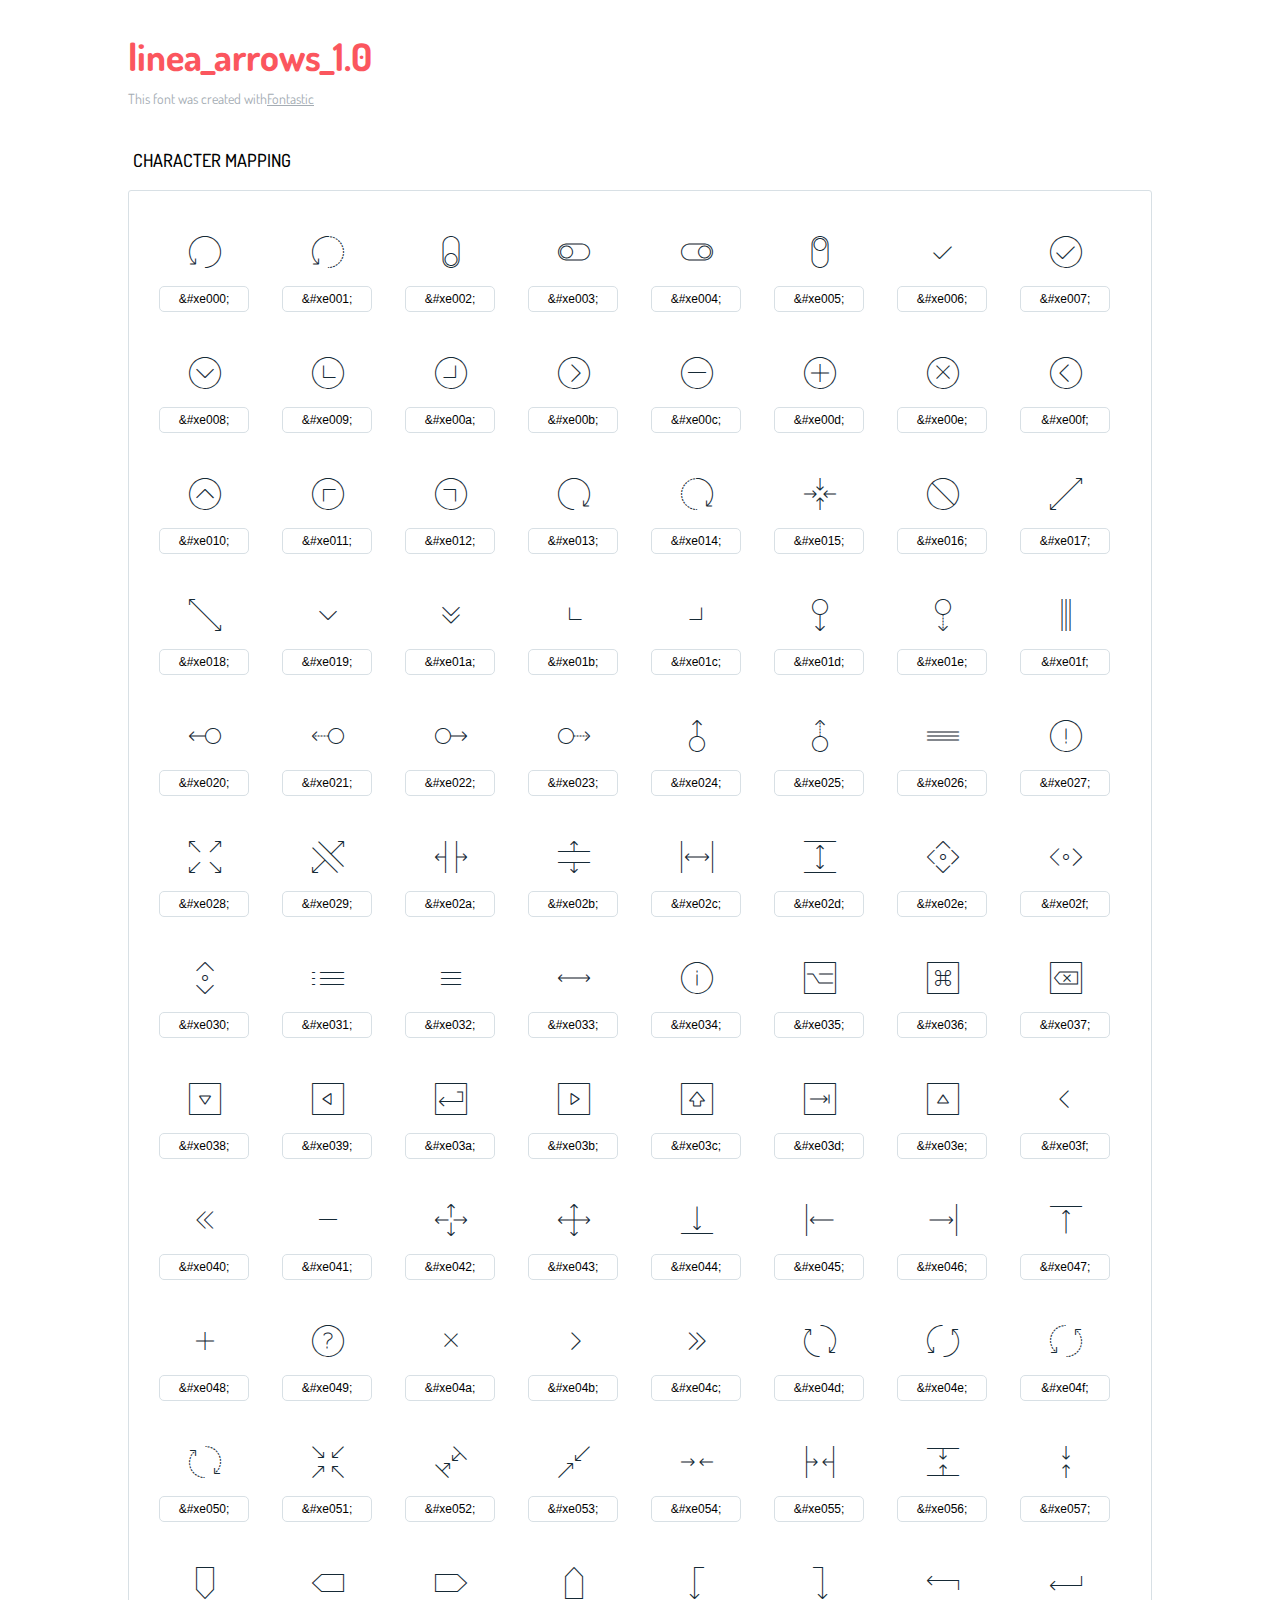
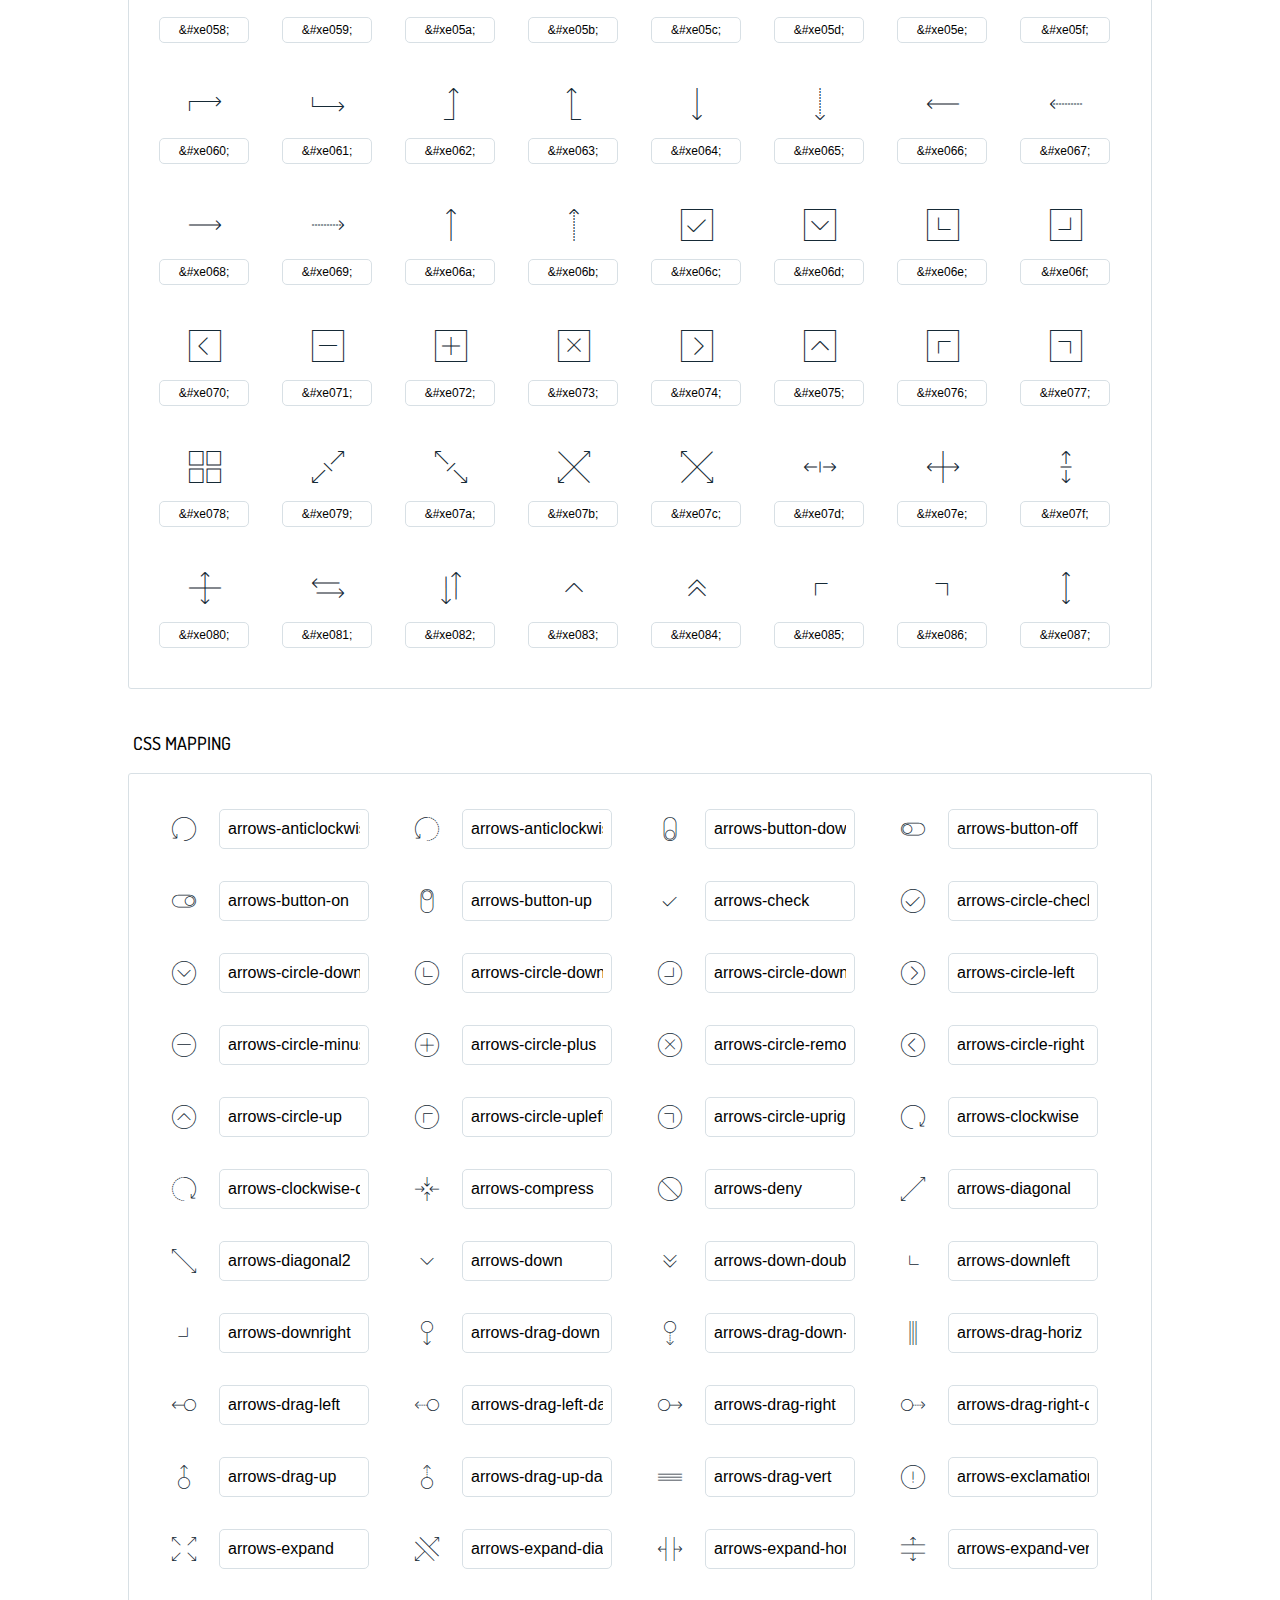
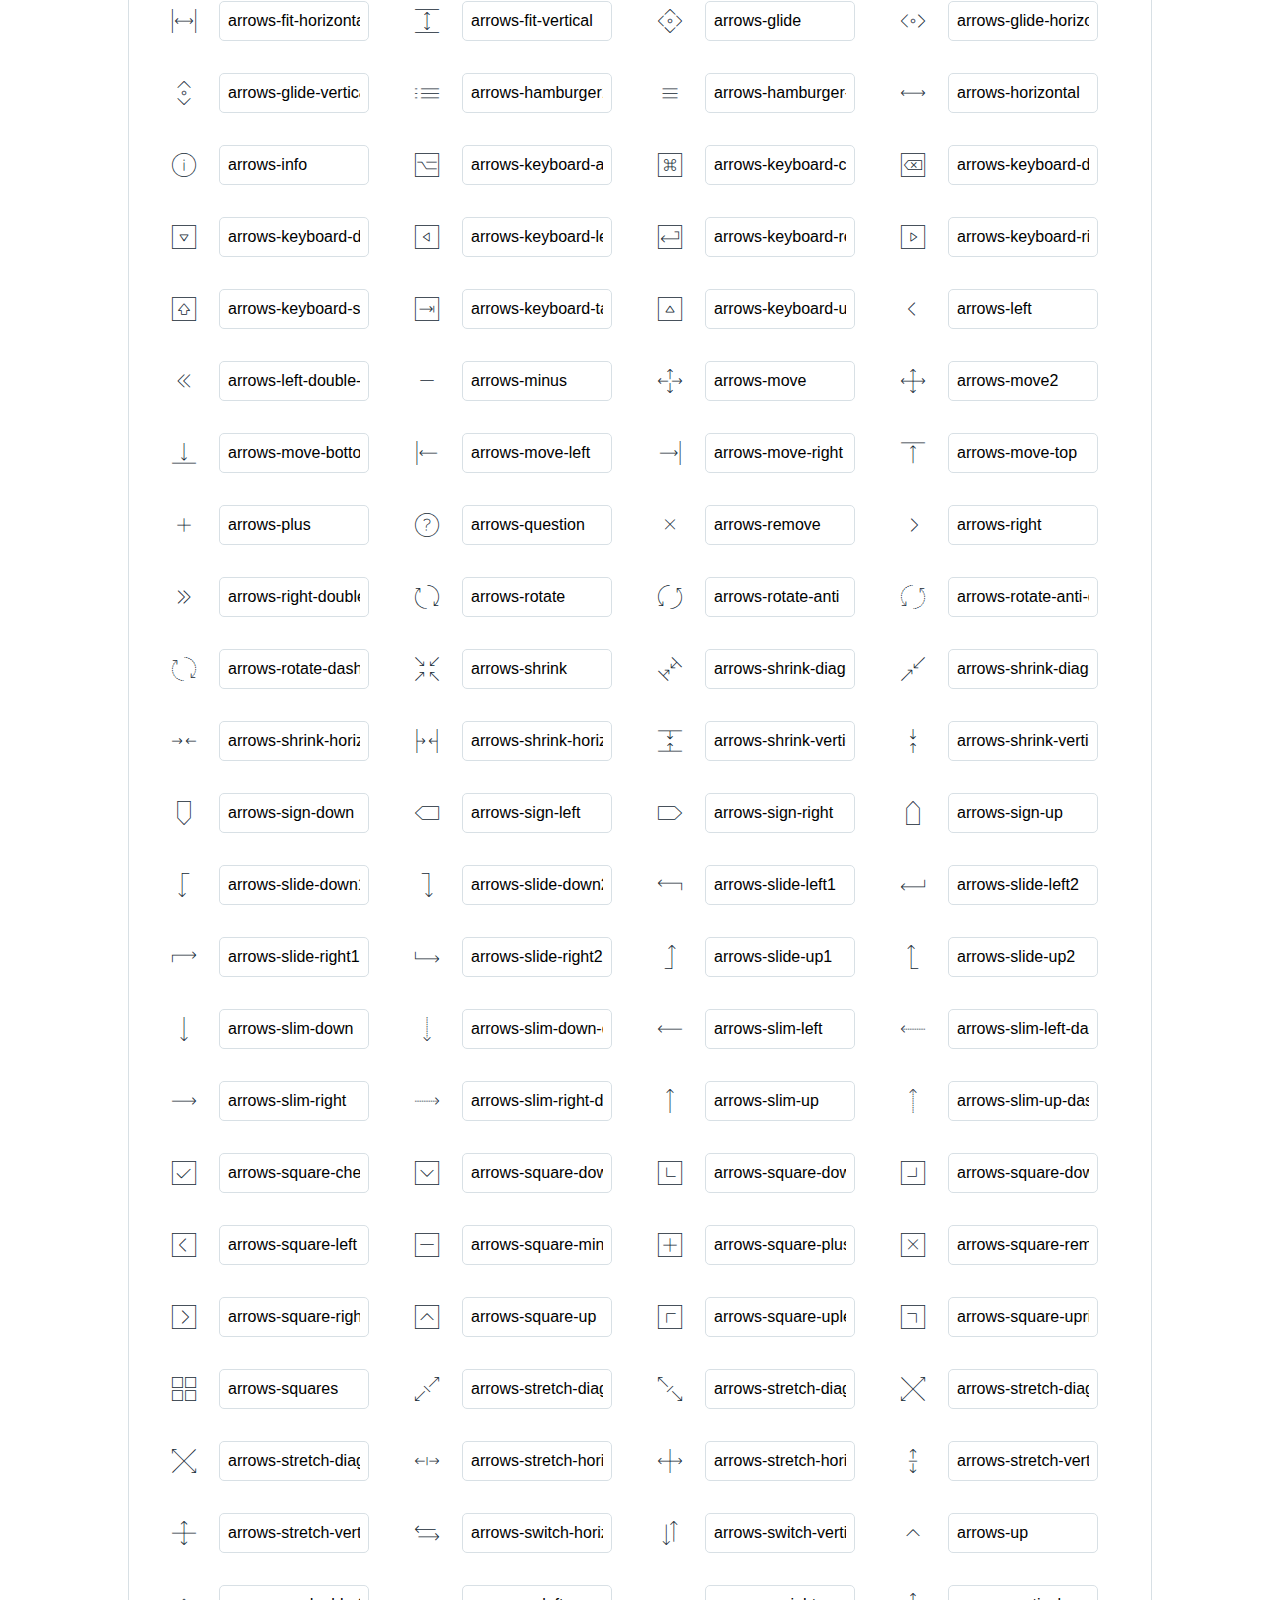
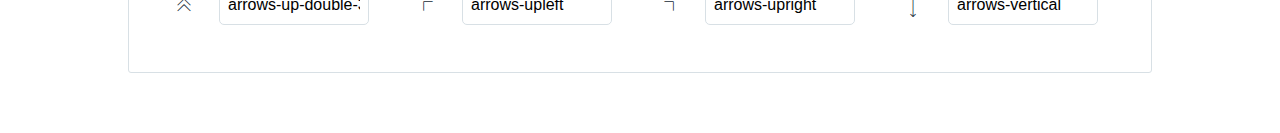
<file: lib/icons/linea/_arrows/_ICONFONT/icons-reference.html>
<!DOCTYPE html>
<html lang="en">
  <head>
    <meta charset="utf-8">
    <meta http-equiv="X-UA-Compatible" content="IE=edge,chrome=1">
    <meta name="viewport" content="width=device-width,initial-scale=1">
    <title>Font Reference - linea_arrows_1.0</title>
    <link href="http://fonts.googleapis.com/css?family=Dosis:400,500,700" rel="stylesheet" type="text/css">
    <link rel="stylesheet" href="styles.css">
    <style type="text/css">
      html,body,div,span,applet,object,iframe,h1,h2,h3,h4,h5,h6,p,blockquote,pre,a,abbr,acronym,address,big,cite,code,del,dfn,em,img,ins,kbd,q,s,samp,small,strike,strong,sub,sup,tt,var,dl,dt,dd,ol,ul,li,fieldset,form,label,legend,table,caption,tbody,tfoot,thead,tr,th,td{margin:0;padding:0;border:0;outline:0;font-weight:inherit;font-style:inherit;font-family:inherit;font-size:100%;vertical-align:baseline}
body{line-height:1;color:#000;background:#fff}
ol,ul{list-style:none}
table{border-collapse:separate;border-spacing:0;vertical-align:middle}
caption,th,td{text-align:left;font-weight:normal;vertical-align:middle}
a img{border:none}
*{-webkit-box-sizing:border-box;-moz-box-sizing:border-box;box-sizing:border-box}
body{font-family:'Dosis','Tahoma',sans-serif}
.container{margin:15px auto;width:80%}
h1{margin:40px 0 20px;font-weight:700;font-size:38px;line-height:32px;color:#fb565e}
h2{font-size:18px;padding:0 0 21px 5px;margin:45px 0 0 0;text-transform:uppercase;font-weight:500}
.small{font-size:14px;color:#a5adb4;}
.small a{color:#a5adb4;}
.small a:hover{color:#fb565e}
.glyphs.character-mapping{margin:0 0 20px 0;padding:20px 0 20px 30px;color:rgba(0,0,0,0.5);border:1px solid #d8e0e5;-webkit-border-radius:3px;border-radius:3px;}
.glyphs.character-mapping li{margin:0 30px 20px 0;display:inline-block;width:90px}
.glyphs.character-mapping .icon{margin:10px 0 10px 15px;padding:15px;position:relative;width:55px;height:55px;color:#162a36 !important;overflow:hidden;-webkit-border-radius:3px;border-radius:3px;font-size:32px;}
.glyphs.character-mapping .icon svg{fill:#000}
.glyphs.character-mapping input{margin:0;padding:5px 0;line-height:12px;font-size:12px;display:block;width:100%;border:1px solid #d8e0e5;-webkit-border-radius:5px;border-radius:5px;text-align:center;outline:0;}
.glyphs.character-mapping input:focus{border:1px solid #fbde4a;-webkit-box-shadow:inset 0 0 3px #fbde4a;box-shadow:inset 0 0 3px #fbde4a}
.glyphs.character-mapping input:hover{-webkit-box-shadow:inset 0 0 3px #fbde4a;box-shadow:inset 0 0 3px #fbde4a}
.glyphs.css-mapping{margin:0 0 60px 0;padding:30px 0 20px 30px;color:rgba(0,0,0,0.5);border:1px solid #d8e0e5;-webkit-border-radius:3px;border-radius:3px;}
.glyphs.css-mapping li{margin:0 30px 20px 0;padding:0;display:inline-block;overflow:hidden}
.glyphs.css-mapping .icon{margin:0;margin-right:10px;padding:13px;height:50px;width:50px;color:#162a36 !important;overflow:hidden;float:left;font-size:24px}
.glyphs.css-mapping input{margin:0;margin-top:5px;padding:8px;line-height:16px;font-size:16px;display:block;width:150px;height:40px;border:1px solid #d8e0e5;-webkit-border-radius:5px;border-radius:5px;background:#fff;outline:0;float:right;}
.glyphs.css-mapping input:focus{border:1px solid #fbde4a;-webkit-box-shadow:inset 0 0 3px #fbde4a;box-shadow:inset 0 0 3px #fbde4a}
.glyphs.css-mapping input:hover{-webkit-box-shadow:inset 0 0 3px #fbde4a;box-shadow:inset 0 0 3px #fbde4a}

      
    </style>
  </head>
  <body>
    <div class="container">
      <h1>linea_arrows_1.0</h1>
      <p class="small">This font was created with<a href="http://fontastic.me/">Fontastic</a></p>
      <h2>Character mapping</h2>
      <ul class="glyphs character-mapping">
        <li>
          <div data-icon="&#xe000;" class="icon"></div>
          <input type="text" readonly="readonly" value="&amp;#xe000;">
        </li>
        <li>
          <div data-icon="&#xe001;" class="icon"></div>
          <input type="text" readonly="readonly" value="&amp;#xe001;">
        </li>
        <li>
          <div data-icon="&#xe002;" class="icon"></div>
          <input type="text" readonly="readonly" value="&amp;#xe002;">
        </li>
        <li>
          <div data-icon="&#xe003;" class="icon"></div>
          <input type="text" readonly="readonly" value="&amp;#xe003;">
        </li>
        <li>
          <div data-icon="&#xe004;" class="icon"></div>
          <input type="text" readonly="readonly" value="&amp;#xe004;">
        </li>
        <li>
          <div data-icon="&#xe005;" class="icon"></div>
          <input type="text" readonly="readonly" value="&amp;#xe005;">
        </li>
        <li>
          <div data-icon="&#xe006;" class="icon"></div>
          <input type="text" readonly="readonly" value="&amp;#xe006;">
        </li>
        <li>
          <div data-icon="&#xe007;" class="icon"></div>
          <input type="text" readonly="readonly" value="&amp;#xe007;">
        </li>
        <li>
          <div data-icon="&#xe008;" class="icon"></div>
          <input type="text" readonly="readonly" value="&amp;#xe008;">
        </li>
        <li>
          <div data-icon="&#xe009;" class="icon"></div>
          <input type="text" readonly="readonly" value="&amp;#xe009;">
        </li>
        <li>
          <div data-icon="&#xe00a;" class="icon"></div>
          <input type="text" readonly="readonly" value="&amp;#xe00a;">
        </li>
        <li>
          <div data-icon="&#xe00b;" class="icon"></div>
          <input type="text" readonly="readonly" value="&amp;#xe00b;">
        </li>
        <li>
          <div data-icon="&#xe00c;" class="icon"></div>
          <input type="text" readonly="readonly" value="&amp;#xe00c;">
        </li>
        <li>
          <div data-icon="&#xe00d;" class="icon"></div>
          <input type="text" readonly="readonly" value="&amp;#xe00d;">
        </li>
        <li>
          <div data-icon="&#xe00e;" class="icon"></div>
          <input type="text" readonly="readonly" value="&amp;#xe00e;">
        </li>
        <li>
          <div data-icon="&#xe00f;" class="icon"></div>
          <input type="text" readonly="readonly" value="&amp;#xe00f;">
        </li>
        <li>
          <div data-icon="&#xe010;" class="icon"></div>
          <input type="text" readonly="readonly" value="&amp;#xe010;">
        </li>
        <li>
          <div data-icon="&#xe011;" class="icon"></div>
          <input type="text" readonly="readonly" value="&amp;#xe011;">
        </li>
        <li>
          <div data-icon="&#xe012;" class="icon"></div>
          <input type="text" readonly="readonly" value="&amp;#xe012;">
        </li>
        <li>
          <div data-icon="&#xe013;" class="icon"></div>
          <input type="text" readonly="readonly" value="&amp;#xe013;">
        </li>
        <li>
          <div data-icon="&#xe014;" class="icon"></div>
          <input type="text" readonly="readonly" value="&amp;#xe014;">
        </li>
        <li>
          <div data-icon="&#xe015;" class="icon"></div>
          <input type="text" readonly="readonly" value="&amp;#xe015;">
        </li>
        <li>
          <div data-icon="&#xe016;" class="icon"></div>
          <input type="text" readonly="readonly" value="&amp;#xe016;">
        </li>
        <li>
          <div data-icon="&#xe017;" class="icon"></div>
          <input type="text" readonly="readonly" value="&amp;#xe017;">
        </li>
        <li>
          <div data-icon="&#xe018;" class="icon"></div>
          <input type="text" readonly="readonly" value="&amp;#xe018;">
        </li>
        <li>
          <div data-icon="&#xe019;" class="icon"></div>
          <input type="text" readonly="readonly" value="&amp;#xe019;">
        </li>
        <li>
          <div data-icon="&#xe01a;" class="icon"></div>
          <input type="text" readonly="readonly" value="&amp;#xe01a;">
        </li>
        <li>
          <div data-icon="&#xe01b;" class="icon"></div>
          <input type="text" readonly="readonly" value="&amp;#xe01b;">
        </li>
        <li>
          <div data-icon="&#xe01c;" class="icon"></div>
          <input type="text" readonly="readonly" value="&amp;#xe01c;">
        </li>
        <li>
          <div data-icon="&#xe01d;" class="icon"></div>
          <input type="text" readonly="readonly" value="&amp;#xe01d;">
        </li>
        <li>
          <div data-icon="&#xe01e;" class="icon"></div>
          <input type="text" readonly="readonly" value="&amp;#xe01e;">
        </li>
        <li>
          <div data-icon="&#xe01f;" class="icon"></div>
          <input type="text" readonly="readonly" value="&amp;#xe01f;">
        </li>
        <li>
          <div data-icon="&#xe020;" class="icon"></div>
          <input type="text" readonly="readonly" value="&amp;#xe020;">
        </li>
        <li>
          <div data-icon="&#xe021;" class="icon"></div>
          <input type="text" readonly="readonly" value="&amp;#xe021;">
        </li>
        <li>
          <div data-icon="&#xe022;" class="icon"></div>
          <input type="text" readonly="readonly" value="&amp;#xe022;">
        </li>
        <li>
          <div data-icon="&#xe023;" class="icon"></div>
          <input type="text" readonly="readonly" value="&amp;#xe023;">
        </li>
        <li>
          <div data-icon="&#xe024;" class="icon"></div>
          <input type="text" readonly="readonly" value="&amp;#xe024;">
        </li>
        <li>
          <div data-icon="&#xe025;" class="icon"></div>
          <input type="text" readonly="readonly" value="&amp;#xe025;">
        </li>
        <li>
          <div data-icon="&#xe026;" class="icon"></div>
          <input type="text" readonly="readonly" value="&amp;#xe026;">
        </li>
        <li>
          <div data-icon="&#xe027;" class="icon"></div>
          <input type="text" readonly="readonly" value="&amp;#xe027;">
        </li>
        <li>
          <div data-icon="&#xe028;" class="icon"></div>
          <input type="text" readonly="readonly" value="&amp;#xe028;">
        </li>
        <li>
          <div data-icon="&#xe029;" class="icon"></div>
          <input type="text" readonly="readonly" value="&amp;#xe029;">
        </li>
        <li>
          <div data-icon="&#xe02a;" class="icon"></div>
          <input type="text" readonly="readonly" value="&amp;#xe02a;">
        </li>
        <li>
          <div data-icon="&#xe02b;" class="icon"></div>
          <input type="text" readonly="readonly" value="&amp;#xe02b;">
        </li>
        <li>
          <div data-icon="&#xe02c;" class="icon"></div>
          <input type="text" readonly="readonly" value="&amp;#xe02c;">
        </li>
        <li>
          <div data-icon="&#xe02d;" class="icon"></div>
          <input type="text" readonly="readonly" value="&amp;#xe02d;">
        </li>
        <li>
          <div data-icon="&#xe02e;" class="icon"></div>
          <input type="text" readonly="readonly" value="&amp;#xe02e;">
        </li>
        <li>
          <div data-icon="&#xe02f;" class="icon"></div>
          <input type="text" readonly="readonly" value="&amp;#xe02f;">
        </li>
        <li>
          <div data-icon="&#xe030;" class="icon"></div>
          <input type="text" readonly="readonly" value="&amp;#xe030;">
        </li>
        <li>
          <div data-icon="&#xe031;" class="icon"></div>
          <input type="text" readonly="readonly" value="&amp;#xe031;">
        </li>
        <li>
          <div data-icon="&#xe032;" class="icon"></div>
          <input type="text" readonly="readonly" value="&amp;#xe032;">
        </li>
        <li>
          <div data-icon="&#xe033;" class="icon"></div>
          <input type="text" readonly="readonly" value="&amp;#xe033;">
        </li>
        <li>
          <div data-icon="&#xe034;" class="icon"></div>
          <input type="text" readonly="readonly" value="&amp;#xe034;">
        </li>
        <li>
          <div data-icon="&#xe035;" class="icon"></div>
          <input type="text" readonly="readonly" value="&amp;#xe035;">
        </li>
        <li>
          <div data-icon="&#xe036;" class="icon"></div>
          <input type="text" readonly="readonly" value="&amp;#xe036;">
        </li>
        <li>
          <div data-icon="&#xe037;" class="icon"></div>
          <input type="text" readonly="readonly" value="&amp;#xe037;">
        </li>
        <li>
          <div data-icon="&#xe038;" class="icon"></div>
          <input type="text" readonly="readonly" value="&amp;#xe038;">
        </li>
        <li>
          <div data-icon="&#xe039;" class="icon"></div>
          <input type="text" readonly="readonly" value="&amp;#xe039;">
        </li>
        <li>
          <div data-icon="&#xe03a;" class="icon"></div>
          <input type="text" readonly="readonly" value="&amp;#xe03a;">
        </li>
        <li>
          <div data-icon="&#xe03b;" class="icon"></div>
          <input type="text" readonly="readonly" value="&amp;#xe03b;">
        </li>
        <li>
          <div data-icon="&#xe03c;" class="icon"></div>
          <input type="text" readonly="readonly" value="&amp;#xe03c;">
        </li>
        <li>
          <div data-icon="&#xe03d;" class="icon"></div>
          <input type="text" readonly="readonly" value="&amp;#xe03d;">
        </li>
        <li>
          <div data-icon="&#xe03e;" class="icon"></div>
          <input type="text" readonly="readonly" value="&amp;#xe03e;">
        </li>
        <li>
          <div data-icon="&#xe03f;" class="icon"></div>
          <input type="text" readonly="readonly" value="&amp;#xe03f;">
        </li>
        <li>
          <div data-icon="&#xe040;" class="icon"></div>
          <input type="text" readonly="readonly" value="&amp;#xe040;">
        </li>
        <li>
          <div data-icon="&#xe041;" class="icon"></div>
          <input type="text" readonly="readonly" value="&amp;#xe041;">
        </li>
        <li>
          <div data-icon="&#xe042;" class="icon"></div>
          <input type="text" readonly="readonly" value="&amp;#xe042;">
        </li>
        <li>
          <div data-icon="&#xe043;" class="icon"></div>
          <input type="text" readonly="readonly" value="&amp;#xe043;">
        </li>
        <li>
          <div data-icon="&#xe044;" class="icon"></div>
          <input type="text" readonly="readonly" value="&amp;#xe044;">
        </li>
        <li>
          <div data-icon="&#xe045;" class="icon"></div>
          <input type="text" readonly="readonly" value="&amp;#xe045;">
        </li>
        <li>
          <div data-icon="&#xe046;" class="icon"></div>
          <input type="text" readonly="readonly" value="&amp;#xe046;">
        </li>
        <li>
          <div data-icon="&#xe047;" class="icon"></div>
          <input type="text" readonly="readonly" value="&amp;#xe047;">
        </li>
        <li>
          <div data-icon="&#xe048;" class="icon"></div>
          <input type="text" readonly="readonly" value="&amp;#xe048;">
        </li>
        <li>
          <div data-icon="&#xe049;" class="icon"></div>
          <input type="text" readonly="readonly" value="&amp;#xe049;">
        </li>
        <li>
          <div data-icon="&#xe04a;" class="icon"></div>
          <input type="text" readonly="readonly" value="&amp;#xe04a;">
        </li>
        <li>
          <div data-icon="&#xe04b;" class="icon"></div>
          <input type="text" readonly="readonly" value="&amp;#xe04b;">
        </li>
        <li>
          <div data-icon="&#xe04c;" class="icon"></div>
          <input type="text" readonly="readonly" value="&amp;#xe04c;">
        </li>
        <li>
          <div data-icon="&#xe04d;" class="icon"></div>
          <input type="text" readonly="readonly" value="&amp;#xe04d;">
        </li>
        <li>
          <div data-icon="&#xe04e;" class="icon"></div>
          <input type="text" readonly="readonly" value="&amp;#xe04e;">
        </li>
        <li>
          <div data-icon="&#xe04f;" class="icon"></div>
          <input type="text" readonly="readonly" value="&amp;#xe04f;">
        </li>
        <li>
          <div data-icon="&#xe050;" class="icon"></div>
          <input type="text" readonly="readonly" value="&amp;#xe050;">
        </li>
        <li>
          <div data-icon="&#xe051;" class="icon"></div>
          <input type="text" readonly="readonly" value="&amp;#xe051;">
        </li>
        <li>
          <div data-icon="&#xe052;" class="icon"></div>
          <input type="text" readonly="readonly" value="&amp;#xe052;">
        </li>
        <li>
          <div data-icon="&#xe053;" class="icon"></div>
          <input type="text" readonly="readonly" value="&amp;#xe053;">
        </li>
        <li>
          <div data-icon="&#xe054;" class="icon"></div>
          <input type="text" readonly="readonly" value="&amp;#xe054;">
        </li>
        <li>
          <div data-icon="&#xe055;" class="icon"></div>
          <input type="text" readonly="readonly" value="&amp;#xe055;">
        </li>
        <li>
          <div data-icon="&#xe056;" class="icon"></div>
          <input type="text" readonly="readonly" value="&amp;#xe056;">
        </li>
        <li>
          <div data-icon="&#xe057;" class="icon"></div>
          <input type="text" readonly="readonly" value="&amp;#xe057;">
        </li>
        <li>
          <div data-icon="&#xe058;" class="icon"></div>
          <input type="text" readonly="readonly" value="&amp;#xe058;">
        </li>
        <li>
          <div data-icon="&#xe059;" class="icon"></div>
          <input type="text" readonly="readonly" value="&amp;#xe059;">
        </li>
        <li>
          <div data-icon="&#xe05a;" class="icon"></div>
          <input type="text" readonly="readonly" value="&amp;#xe05a;">
        </li>
        <li>
          <div data-icon="&#xe05b;" class="icon"></div>
          <input type="text" readonly="readonly" value="&amp;#xe05b;">
        </li>
        <li>
          <div data-icon="&#xe05c;" class="icon"></div>
          <input type="text" readonly="readonly" value="&amp;#xe05c;">
        </li>
        <li>
          <div data-icon="&#xe05d;" class="icon"></div>
          <input type="text" readonly="readonly" value="&amp;#xe05d;">
        </li>
        <li>
          <div data-icon="&#xe05e;" class="icon"></div>
          <input type="text" readonly="readonly" value="&amp;#xe05e;">
        </li>
        <li>
          <div data-icon="&#xe05f;" class="icon"></div>
          <input type="text" readonly="readonly" value="&amp;#xe05f;">
        </li>
        <li>
          <div data-icon="&#xe060;" class="icon"></div>
          <input type="text" readonly="readonly" value="&amp;#xe060;">
        </li>
        <li>
          <div data-icon="&#xe061;" class="icon"></div>
          <input type="text" readonly="readonly" value="&amp;#xe061;">
        </li>
        <li>
          <div data-icon="&#xe062;" class="icon"></div>
          <input type="text" readonly="readonly" value="&amp;#xe062;">
        </li>
        <li>
          <div data-icon="&#xe063;" class="icon"></div>
          <input type="text" readonly="readonly" value="&amp;#xe063;">
        </li>
        <li>
          <div data-icon="&#xe064;" class="icon"></div>
          <input type="text" readonly="readonly" value="&amp;#xe064;">
        </li>
        <li>
          <div data-icon="&#xe065;" class="icon"></div>
          <input type="text" readonly="readonly" value="&amp;#xe065;">
        </li>
        <li>
          <div data-icon="&#xe066;" class="icon"></div>
          <input type="text" readonly="readonly" value="&amp;#xe066;">
        </li>
        <li>
          <div data-icon="&#xe067;" class="icon"></div>
          <input type="text" readonly="readonly" value="&amp;#xe067;">
        </li>
        <li>
          <div data-icon="&#xe068;" class="icon"></div>
          <input type="text" readonly="readonly" value="&amp;#xe068;">
        </li>
        <li>
          <div data-icon="&#xe069;" class="icon"></div>
          <input type="text" readonly="readonly" value="&amp;#xe069;">
        </li>
        <li>
          <div data-icon="&#xe06a;" class="icon"></div>
          <input type="text" readonly="readonly" value="&amp;#xe06a;">
        </li>
        <li>
          <div data-icon="&#xe06b;" class="icon"></div>
          <input type="text" readonly="readonly" value="&amp;#xe06b;">
        </li>
        <li>
          <div data-icon="&#xe06c;" class="icon"></div>
          <input type="text" readonly="readonly" value="&amp;#xe06c;">
        </li>
        <li>
          <div data-icon="&#xe06d;" class="icon"></div>
          <input type="text" readonly="readonly" value="&amp;#xe06d;">
        </li>
        <li>
          <div data-icon="&#xe06e;" class="icon"></div>
          <input type="text" readonly="readonly" value="&amp;#xe06e;">
        </li>
        <li>
          <div data-icon="&#xe06f;" class="icon"></div>
          <input type="text" readonly="readonly" value="&amp;#xe06f;">
        </li>
        <li>
          <div data-icon="&#xe070;" class="icon"></div>
          <input type="text" readonly="readonly" value="&amp;#xe070;">
        </li>
        <li>
          <div data-icon="&#xe071;" class="icon"></div>
          <input type="text" readonly="readonly" value="&amp;#xe071;">
        </li>
        <li>
          <div data-icon="&#xe072;" class="icon"></div>
          <input type="text" readonly="readonly" value="&amp;#xe072;">
        </li>
        <li>
          <div data-icon="&#xe073;" class="icon"></div>
          <input type="text" readonly="readonly" value="&amp;#xe073;">
        </li>
        <li>
          <div data-icon="&#xe074;" class="icon"></div>
          <input type="text" readonly="readonly" value="&amp;#xe074;">
        </li>
        <li>
          <div data-icon="&#xe075;" class="icon"></div>
          <input type="text" readonly="readonly" value="&amp;#xe075;">
        </li>
        <li>
          <div data-icon="&#xe076;" class="icon"></div>
          <input type="text" readonly="readonly" value="&amp;#xe076;">
        </li>
        <li>
          <div data-icon="&#xe077;" class="icon"></div>
          <input type="text" readonly="readonly" value="&amp;#xe077;">
        </li>
        <li>
          <div data-icon="&#xe078;" class="icon"></div>
          <input type="text" readonly="readonly" value="&amp;#xe078;">
        </li>
        <li>
          <div data-icon="&#xe079;" class="icon"></div>
          <input type="text" readonly="readonly" value="&amp;#xe079;">
        </li>
        <li>
          <div data-icon="&#xe07a;" class="icon"></div>
          <input type="text" readonly="readonly" value="&amp;#xe07a;">
        </li>
        <li>
          <div data-icon="&#xe07b;" class="icon"></div>
          <input type="text" readonly="readonly" value="&amp;#xe07b;">
        </li>
        <li>
          <div data-icon="&#xe07c;" class="icon"></div>
          <input type="text" readonly="readonly" value="&amp;#xe07c;">
        </li>
        <li>
          <div data-icon="&#xe07d;" class="icon"></div>
          <input type="text" readonly="readonly" value="&amp;#xe07d;">
        </li>
        <li>
          <div data-icon="&#xe07e;" class="icon"></div>
          <input type="text" readonly="readonly" value="&amp;#xe07e;">
        </li>
        <li>
          <div data-icon="&#xe07f;" class="icon"></div>
          <input type="text" readonly="readonly" value="&amp;#xe07f;">
        </li>
        <li>
          <div data-icon="&#xe080;" class="icon"></div>
          <input type="text" readonly="readonly" value="&amp;#xe080;">
        </li>
        <li>
          <div data-icon="&#xe081;" class="icon"></div>
          <input type="text" readonly="readonly" value="&amp;#xe081;">
        </li>
        <li>
          <div data-icon="&#xe082;" class="icon"></div>
          <input type="text" readonly="readonly" value="&amp;#xe082;">
        </li>
        <li>
          <div data-icon="&#xe083;" class="icon"></div>
          <input type="text" readonly="readonly" value="&amp;#xe083;">
        </li>
        <li>
          <div data-icon="&#xe084;" class="icon"></div>
          <input type="text" readonly="readonly" value="&amp;#xe084;">
        </li>
        <li>
          <div data-icon="&#xe085;" class="icon"></div>
          <input type="text" readonly="readonly" value="&amp;#xe085;">
        </li>
        <li>
          <div data-icon="&#xe086;" class="icon"></div>
          <input type="text" readonly="readonly" value="&amp;#xe086;">
        </li>
        <li>
          <div data-icon="&#xe087;" class="icon"></div>
          <input type="text" readonly="readonly" value="&amp;#xe087;">
        </li>
      </ul>
      <h2>CSS mapping</h2>
      <ul class="glyphs css-mapping">
        <li>
          <div class="icon icon-arrows-anticlockwise"></div>
          <input type="text" readonly="readonly" value="arrows-anticlockwise">
        </li>
        <li>
          <div class="icon icon-arrows-anticlockwise-dashed"></div>
          <input type="text" readonly="readonly" value="arrows-anticlockwise-dashed">
        </li>
        <li>
          <div class="icon icon-arrows-button-down"></div>
          <input type="text" readonly="readonly" value="arrows-button-down">
        </li>
        <li>
          <div class="icon icon-arrows-button-off"></div>
          <input type="text" readonly="readonly" value="arrows-button-off">
        </li>
        <li>
          <div class="icon icon-arrows-button-on"></div>
          <input type="text" readonly="readonly" value="arrows-button-on">
        </li>
        <li>
          <div class="icon icon-arrows-button-up"></div>
          <input type="text" readonly="readonly" value="arrows-button-up">
        </li>
        <li>
          <div class="icon icon-arrows-check"></div>
          <input type="text" readonly="readonly" value="arrows-check">
        </li>
        <li>
          <div class="icon icon-arrows-circle-check"></div>
          <input type="text" readonly="readonly" value="arrows-circle-check">
        </li>
        <li>
          <div class="icon icon-arrows-circle-down"></div>
          <input type="text" readonly="readonly" value="arrows-circle-down">
        </li>
        <li>
          <div class="icon icon-arrows-circle-downleft"></div>
          <input type="text" readonly="readonly" value="arrows-circle-downleft">
        </li>
        <li>
          <div class="icon icon-arrows-circle-downright"></div>
          <input type="text" readonly="readonly" value="arrows-circle-downright">
        </li>
        <li>
          <div class="icon icon-arrows-circle-left"></div>
          <input type="text" readonly="readonly" value="arrows-circle-left">
        </li>
        <li>
          <div class="icon icon-arrows-circle-minus"></div>
          <input type="text" readonly="readonly" value="arrows-circle-minus">
        </li>
        <li>
          <div class="icon icon-arrows-circle-plus"></div>
          <input type="text" readonly="readonly" value="arrows-circle-plus">
        </li>
        <li>
          <div class="icon icon-arrows-circle-remove"></div>
          <input type="text" readonly="readonly" value="arrows-circle-remove">
        </li>
        <li>
          <div class="icon icon-arrows-circle-right"></div>
          <input type="text" readonly="readonly" value="arrows-circle-right">
        </li>
        <li>
          <div class="icon icon-arrows-circle-up"></div>
          <input type="text" readonly="readonly" value="arrows-circle-up">
        </li>
        <li>
          <div class="icon icon-arrows-circle-upleft"></div>
          <input type="text" readonly="readonly" value="arrows-circle-upleft">
        </li>
        <li>
          <div class="icon icon-arrows-circle-upright"></div>
          <input type="text" readonly="readonly" value="arrows-circle-upright">
        </li>
        <li>
          <div class="icon icon-arrows-clockwise"></div>
          <input type="text" readonly="readonly" value="arrows-clockwise">
        </li>
        <li>
          <div class="icon icon-arrows-clockwise-dashed"></div>
          <input type="text" readonly="readonly" value="arrows-clockwise-dashed">
        </li>
        <li>
          <div class="icon icon-arrows-compress"></div>
          <input type="text" readonly="readonly" value="arrows-compress">
        </li>
        <li>
          <div class="icon icon-arrows-deny"></div>
          <input type="text" readonly="readonly" value="arrows-deny">
        </li>
        <li>
          <div class="icon icon-arrows-diagonal"></div>
          <input type="text" readonly="readonly" value="arrows-diagonal">
        </li>
        <li>
          <div class="icon icon-arrows-diagonal2"></div>
          <input type="text" readonly="readonly" value="arrows-diagonal2">
        </li>
        <li>
          <div class="icon icon-arrows-down"></div>
          <input type="text" readonly="readonly" value="arrows-down">
        </li>
        <li>
          <div class="icon icon-arrows-down-double"></div>
          <input type="text" readonly="readonly" value="arrows-down-double">
        </li>
        <li>
          <div class="icon icon-arrows-downleft"></div>
          <input type="text" readonly="readonly" value="arrows-downleft">
        </li>
        <li>
          <div class="icon icon-arrows-downright"></div>
          <input type="text" readonly="readonly" value="arrows-downright">
        </li>
        <li>
          <div class="icon icon-arrows-drag-down"></div>
          <input type="text" readonly="readonly" value="arrows-drag-down">
        </li>
        <li>
          <div class="icon icon-arrows-drag-down-dashed"></div>
          <input type="text" readonly="readonly" value="arrows-drag-down-dashed">
        </li>
        <li>
          <div class="icon icon-arrows-drag-horiz"></div>
          <input type="text" readonly="readonly" value="arrows-drag-horiz">
        </li>
        <li>
          <div class="icon icon-arrows-drag-left"></div>
          <input type="text" readonly="readonly" value="arrows-drag-left">
        </li>
        <li>
          <div class="icon icon-arrows-drag-left-dashed"></div>
          <input type="text" readonly="readonly" value="arrows-drag-left-dashed">
        </li>
        <li>
          <div class="icon icon-arrows-drag-right"></div>
          <input type="text" readonly="readonly" value="arrows-drag-right">
        </li>
        <li>
          <div class="icon icon-arrows-drag-right-dashed"></div>
          <input type="text" readonly="readonly" value="arrows-drag-right-dashed">
        </li>
        <li>
          <div class="icon icon-arrows-drag-up"></div>
          <input type="text" readonly="readonly" value="arrows-drag-up">
        </li>
        <li>
          <div class="icon icon-arrows-drag-up-dashed"></div>
          <input type="text" readonly="readonly" value="arrows-drag-up-dashed">
        </li>
        <li>
          <div class="icon icon-arrows-drag-vert"></div>
          <input type="text" readonly="readonly" value="arrows-drag-vert">
        </li>
        <li>
          <div class="icon icon-arrows-exclamation"></div>
          <input type="text" readonly="readonly" value="arrows-exclamation">
        </li>
        <li>
          <div class="icon icon-arrows-expand"></div>
          <input type="text" readonly="readonly" value="arrows-expand">
        </li>
        <li>
          <div class="icon icon-arrows-expand-diagonal1"></div>
          <input type="text" readonly="readonly" value="arrows-expand-diagonal1">
        </li>
        <li>
          <div class="icon icon-arrows-expand-horizontal1"></div>
          <input type="text" readonly="readonly" value="arrows-expand-horizontal1">
        </li>
        <li>
          <div class="icon icon-arrows-expand-vertical1"></div>
          <input type="text" readonly="readonly" value="arrows-expand-vertical1">
        </li>
        <li>
          <div class="icon icon-arrows-fit-horizontal"></div>
          <input type="text" readonly="readonly" value="arrows-fit-horizontal">
        </li>
        <li>
          <div class="icon icon-arrows-fit-vertical"></div>
          <input type="text" readonly="readonly" value="arrows-fit-vertical">
        </li>
        <li>
          <div class="icon icon-arrows-glide"></div>
          <input type="text" readonly="readonly" value="arrows-glide">
        </li>
        <li>
          <div class="icon icon-arrows-glide-horizontal"></div>
          <input type="text" readonly="readonly" value="arrows-glide-horizontal">
        </li>
        <li>
          <div class="icon icon-arrows-glide-vertical"></div>
          <input type="text" readonly="readonly" value="arrows-glide-vertical">
        </li>
        <li>
          <div class="icon icon-arrows-hamburger1"></div>
          <input type="text" readonly="readonly" value="arrows-hamburger1">
        </li>
        <li>
          <div class="icon icon-arrows-hamburger-2"></div>
          <input type="text" readonly="readonly" value="arrows-hamburger-2">
        </li>
        <li>
          <div class="icon icon-arrows-horizontal"></div>
          <input type="text" readonly="readonly" value="arrows-horizontal">
        </li>
        <li>
          <div class="icon icon-arrows-info"></div>
          <input type="text" readonly="readonly" value="arrows-info">
        </li>
        <li>
          <div class="icon icon-arrows-keyboard-alt"></div>
          <input type="text" readonly="readonly" value="arrows-keyboard-alt">
        </li>
        <li>
          <div class="icon icon-arrows-keyboard-cmd"></div>
          <input type="text" readonly="readonly" value="arrows-keyboard-cmd">
        </li>
        <li>
          <div class="icon icon-arrows-keyboard-delete"></div>
          <input type="text" readonly="readonly" value="arrows-keyboard-delete">
        </li>
        <li>
          <div class="icon icon-arrows-keyboard-down"></div>
          <input type="text" readonly="readonly" value="arrows-keyboard-down">
        </li>
        <li>
          <div class="icon icon-arrows-keyboard-left"></div>
          <input type="text" readonly="readonly" value="arrows-keyboard-left">
        </li>
        <li>
          <div class="icon icon-arrows-keyboard-return"></div>
          <input type="text" readonly="readonly" value="arrows-keyboard-return">
        </li>
        <li>
          <div class="icon icon-arrows-keyboard-right"></div>
          <input type="text" readonly="readonly" value="arrows-keyboard-right">
        </li>
        <li>
          <div class="icon icon-arrows-keyboard-shift"></div>
          <input type="text" readonly="readonly" value="arrows-keyboard-shift">
        </li>
        <li>
          <div class="icon icon-arrows-keyboard-tab"></div>
          <input type="text" readonly="readonly" value="arrows-keyboard-tab">
        </li>
        <li>
          <div class="icon icon-arrows-keyboard-up"></div>
          <input type="text" readonly="readonly" value="arrows-keyboard-up">
        </li>
        <li>
          <div class="icon icon-arrows-left"></div>
          <input type="text" readonly="readonly" value="arrows-left">
        </li>
        <li>
          <div class="icon icon-arrows-left-double-32"></div>
          <input type="text" readonly="readonly" value="arrows-left-double-32">
        </li>
        <li>
          <div class="icon icon-arrows-minus"></div>
          <input type="text" readonly="readonly" value="arrows-minus">
        </li>
        <li>
          <div class="icon icon-arrows-move"></div>
          <input type="text" readonly="readonly" value="arrows-move">
        </li>
        <li>
          <div class="icon icon-arrows-move2"></div>
          <input type="text" readonly="readonly" value="arrows-move2">
        </li>
        <li>
          <div class="icon icon-arrows-move-bottom"></div>
          <input type="text" readonly="readonly" value="arrows-move-bottom">
        </li>
        <li>
          <div class="icon icon-arrows-move-left"></div>
          <input type="text" readonly="readonly" value="arrows-move-left">
        </li>
        <li>
          <div class="icon icon-arrows-move-right"></div>
          <input type="text" readonly="readonly" value="arrows-move-right">
        </li>
        <li>
          <div class="icon icon-arrows-move-top"></div>
          <input type="text" readonly="readonly" value="arrows-move-top">
        </li>
        <li>
          <div class="icon icon-arrows-plus"></div>
          <input type="text" readonly="readonly" value="arrows-plus">
        </li>
        <li>
          <div class="icon icon-arrows-question"></div>
          <input type="text" readonly="readonly" value="arrows-question">
        </li>
        <li>
          <div class="icon icon-arrows-remove"></div>
          <input type="text" readonly="readonly" value="arrows-remove">
        </li>
        <li>
          <div class="icon icon-arrows-right"></div>
          <input type="text" readonly="readonly" value="arrows-right">
        </li>
        <li>
          <div class="icon icon-arrows-right-double"></div>
          <input type="text" readonly="readonly" value="arrows-right-double">
        </li>
        <li>
          <div class="icon icon-arrows-rotate"></div>
          <input type="text" readonly="readonly" value="arrows-rotate">
        </li>
        <li>
          <div class="icon icon-arrows-rotate-anti"></div>
          <input type="text" readonly="readonly" value="arrows-rotate-anti">
        </li>
        <li>
          <div class="icon icon-arrows-rotate-anti-dashed"></div>
          <input type="text" readonly="readonly" value="arrows-rotate-anti-dashed">
        </li>
        <li>
          <div class="icon icon-arrows-rotate-dashed"></div>
          <input type="text" readonly="readonly" value="arrows-rotate-dashed">
        </li>
        <li>
          <div class="icon icon-arrows-shrink"></div>
          <input type="text" readonly="readonly" value="arrows-shrink">
        </li>
        <li>
          <div class="icon icon-arrows-shrink-diagonal1"></div>
          <input type="text" readonly="readonly" value="arrows-shrink-diagonal1">
        </li>
        <li>
          <div class="icon icon-arrows-shrink-diagonal2"></div>
          <input type="text" readonly="readonly" value="arrows-shrink-diagonal2">
        </li>
        <li>
          <div class="icon icon-arrows-shrink-horizonal2"></div>
          <input type="text" readonly="readonly" value="arrows-shrink-horizonal2">
        </li>
        <li>
          <div class="icon icon-arrows-shrink-horizontal1"></div>
          <input type="text" readonly="readonly" value="arrows-shrink-horizontal1">
        </li>
        <li>
          <div class="icon icon-arrows-shrink-vertical1"></div>
          <input type="text" readonly="readonly" value="arrows-shrink-vertical1">
        </li>
        <li>
          <div class="icon icon-arrows-shrink-vertical2"></div>
          <input type="text" readonly="readonly" value="arrows-shrink-vertical2">
        </li>
        <li>
          <div class="icon icon-arrows-sign-down"></div>
          <input type="text" readonly="readonly" value="arrows-sign-down">
        </li>
        <li>
          <div class="icon icon-arrows-sign-left"></div>
          <input type="text" readonly="readonly" value="arrows-sign-left">
        </li>
        <li>
          <div class="icon icon-arrows-sign-right"></div>
          <input type="text" readonly="readonly" value="arrows-sign-right">
        </li>
        <li>
          <div class="icon icon-arrows-sign-up"></div>
          <input type="text" readonly="readonly" value="arrows-sign-up">
        </li>
        <li>
          <div class="icon icon-arrows-slide-down1"></div>
          <input type="text" readonly="readonly" value="arrows-slide-down1">
        </li>
        <li>
          <div class="icon icon-arrows-slide-down2"></div>
          <input type="text" readonly="readonly" value="arrows-slide-down2">
        </li>
        <li>
          <div class="icon icon-arrows-slide-left1"></div>
          <input type="text" readonly="readonly" value="arrows-slide-left1">
        </li>
        <li>
          <div class="icon icon-arrows-slide-left2"></div>
          <input type="text" readonly="readonly" value="arrows-slide-left2">
        </li>
        <li>
          <div class="icon icon-arrows-slide-right1"></div>
          <input type="text" readonly="readonly" value="arrows-slide-right1">
        </li>
        <li>
          <div class="icon icon-arrows-slide-right2"></div>
          <input type="text" readonly="readonly" value="arrows-slide-right2">
        </li>
        <li>
          <div class="icon icon-arrows-slide-up1"></div>
          <input type="text" readonly="readonly" value="arrows-slide-up1">
        </li>
        <li>
          <div class="icon icon-arrows-slide-up2"></div>
          <input type="text" readonly="readonly" value="arrows-slide-up2">
        </li>
        <li>
          <div class="icon icon-arrows-slim-down"></div>
          <input type="text" readonly="readonly" value="arrows-slim-down">
        </li>
        <li>
          <div class="icon icon-arrows-slim-down-dashed"></div>
          <input type="text" readonly="readonly" value="arrows-slim-down-dashed">
        </li>
        <li>
          <div class="icon icon-arrows-slim-left"></div>
          <input type="text" readonly="readonly" value="arrows-slim-left">
        </li>
        <li>
          <div class="icon icon-arrows-slim-left-dashed"></div>
          <input type="text" readonly="readonly" value="arrows-slim-left-dashed">
        </li>
        <li>
          <div class="icon icon-arrows-slim-right"></div>
          <input type="text" readonly="readonly" value="arrows-slim-right">
        </li>
        <li>
          <div class="icon icon-arrows-slim-right-dashed"></div>
          <input type="text" readonly="readonly" value="arrows-slim-right-dashed">
        </li>
        <li>
          <div class="icon icon-arrows-slim-up"></div>
          <input type="text" readonly="readonly" value="arrows-slim-up">
        </li>
        <li>
          <div class="icon icon-arrows-slim-up-dashed"></div>
          <input type="text" readonly="readonly" value="arrows-slim-up-dashed">
        </li>
        <li>
          <div class="icon icon-arrows-square-check"></div>
          <input type="text" readonly="readonly" value="arrows-square-check">
        </li>
        <li>
          <div class="icon icon-arrows-square-down"></div>
          <input type="text" readonly="readonly" value="arrows-square-down">
        </li>
        <li>
          <div class="icon icon-arrows-square-downleft"></div>
          <input type="text" readonly="readonly" value="arrows-square-downleft">
        </li>
        <li>
          <div class="icon icon-arrows-square-downright"></div>
          <input type="text" readonly="readonly" value="arrows-square-downright">
        </li>
        <li>
          <div class="icon icon-arrows-square-left"></div>
          <input type="text" readonly="readonly" value="arrows-square-left">
        </li>
        <li>
          <div class="icon icon-arrows-square-minus"></div>
          <input type="text" readonly="readonly" value="arrows-square-minus">
        </li>
        <li>
          <div class="icon icon-arrows-square-plus"></div>
          <input type="text" readonly="readonly" value="arrows-square-plus">
        </li>
        <li>
          <div class="icon icon-arrows-square-remove"></div>
          <input type="text" readonly="readonly" value="arrows-square-remove">
        </li>
        <li>
          <div class="icon icon-arrows-square-right"></div>
          <input type="text" readonly="readonly" value="arrows-square-right">
        </li>
        <li>
          <div class="icon icon-arrows-square-up"></div>
          <input type="text" readonly="readonly" value="arrows-square-up">
        </li>
        <li>
          <div class="icon icon-arrows-square-upleft"></div>
          <input type="text" readonly="readonly" value="arrows-square-upleft">
        </li>
        <li>
          <div class="icon icon-arrows-square-upright"></div>
          <input type="text" readonly="readonly" value="arrows-square-upright">
        </li>
        <li>
          <div class="icon icon-arrows-squares"></div>
          <input type="text" readonly="readonly" value="arrows-squares">
        </li>
        <li>
          <div class="icon icon-arrows-stretch-diagonal1"></div>
          <input type="text" readonly="readonly" value="arrows-stretch-diagonal1">
        </li>
        <li>
          <div class="icon icon-arrows-stretch-diagonal2"></div>
          <input type="text" readonly="readonly" value="arrows-stretch-diagonal2">
        </li>
        <li>
          <div class="icon icon-arrows-stretch-diagonal3"></div>
          <input type="text" readonly="readonly" value="arrows-stretch-diagonal3">
        </li>
        <li>
          <div class="icon icon-arrows-stretch-diagonal4"></div>
          <input type="text" readonly="readonly" value="arrows-stretch-diagonal4">
        </li>
        <li>
          <div class="icon icon-arrows-stretch-horizontal1"></div>
          <input type="text" readonly="readonly" value="arrows-stretch-horizontal1">
        </li>
        <li>
          <div class="icon icon-arrows-stretch-horizontal2"></div>
          <input type="text" readonly="readonly" value="arrows-stretch-horizontal2">
        </li>
        <li>
          <div class="icon icon-arrows-stretch-vertical1"></div>
          <input type="text" readonly="readonly" value="arrows-stretch-vertical1">
        </li>
        <li>
          <div class="icon icon-arrows-stretch-vertical2"></div>
          <input type="text" readonly="readonly" value="arrows-stretch-vertical2">
        </li>
        <li>
          <div class="icon icon-arrows-switch-horizontal"></div>
          <input type="text" readonly="readonly" value="arrows-switch-horizontal">
        </li>
        <li>
          <div class="icon icon-arrows-switch-vertical"></div>
          <input type="text" readonly="readonly" value="arrows-switch-vertical">
        </li>
        <li>
          <div class="icon icon-arrows-up"></div>
          <input type="text" readonly="readonly" value="arrows-up">
        </li>
        <li>
          <div class="icon icon-arrows-up-double-33"></div>
          <input type="text" readonly="readonly" value="arrows-up-double-33">
        </li>
        <li>
          <div class="icon icon-arrows-upleft"></div>
          <input type="text" readonly="readonly" value="arrows-upleft">
        </li>
        <li>
          <div class="icon icon-arrows-upright"></div>
          <input type="text" readonly="readonly" value="arrows-upright">
        </li>
        <li>
          <div class="icon icon-arrows-vertical"></div>
          <input type="text" readonly="readonly" value="arrows-vertical">
        </li>
      </ul>
    </div><script type="text/javascript">
(function() {
  var glyphs, _i, _len, _ref;

  _ref = document.getElementsByClassName('glyphs');
  for (_i = 0, _len = _ref.length; _i < _len; _i++) {
    glyphs = _ref[_i];
    glyphs.addEventListener('click', function(event) {
      if (event.target.tagName === 'INPUT') {
        return event.target.select();
      }
    });
  }

}).call(this);
</script>
  </body>
</html>
</file>
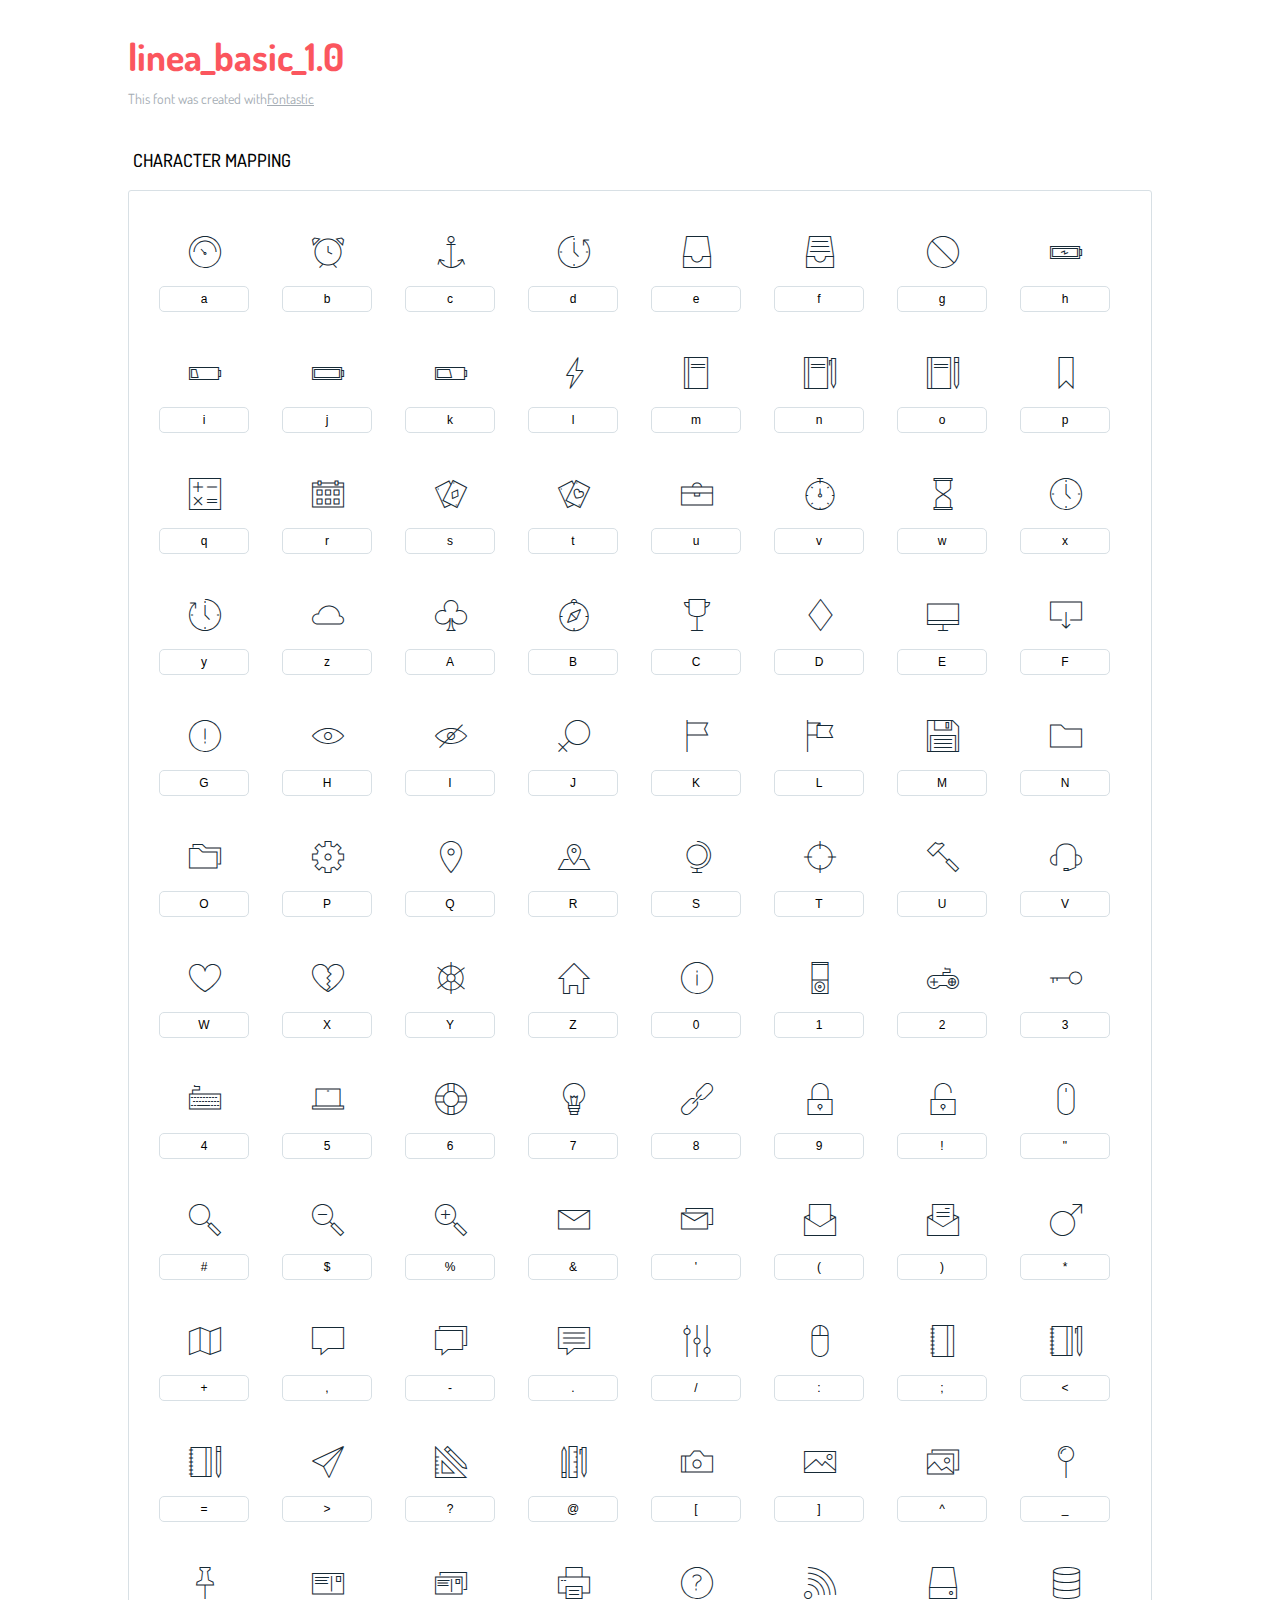
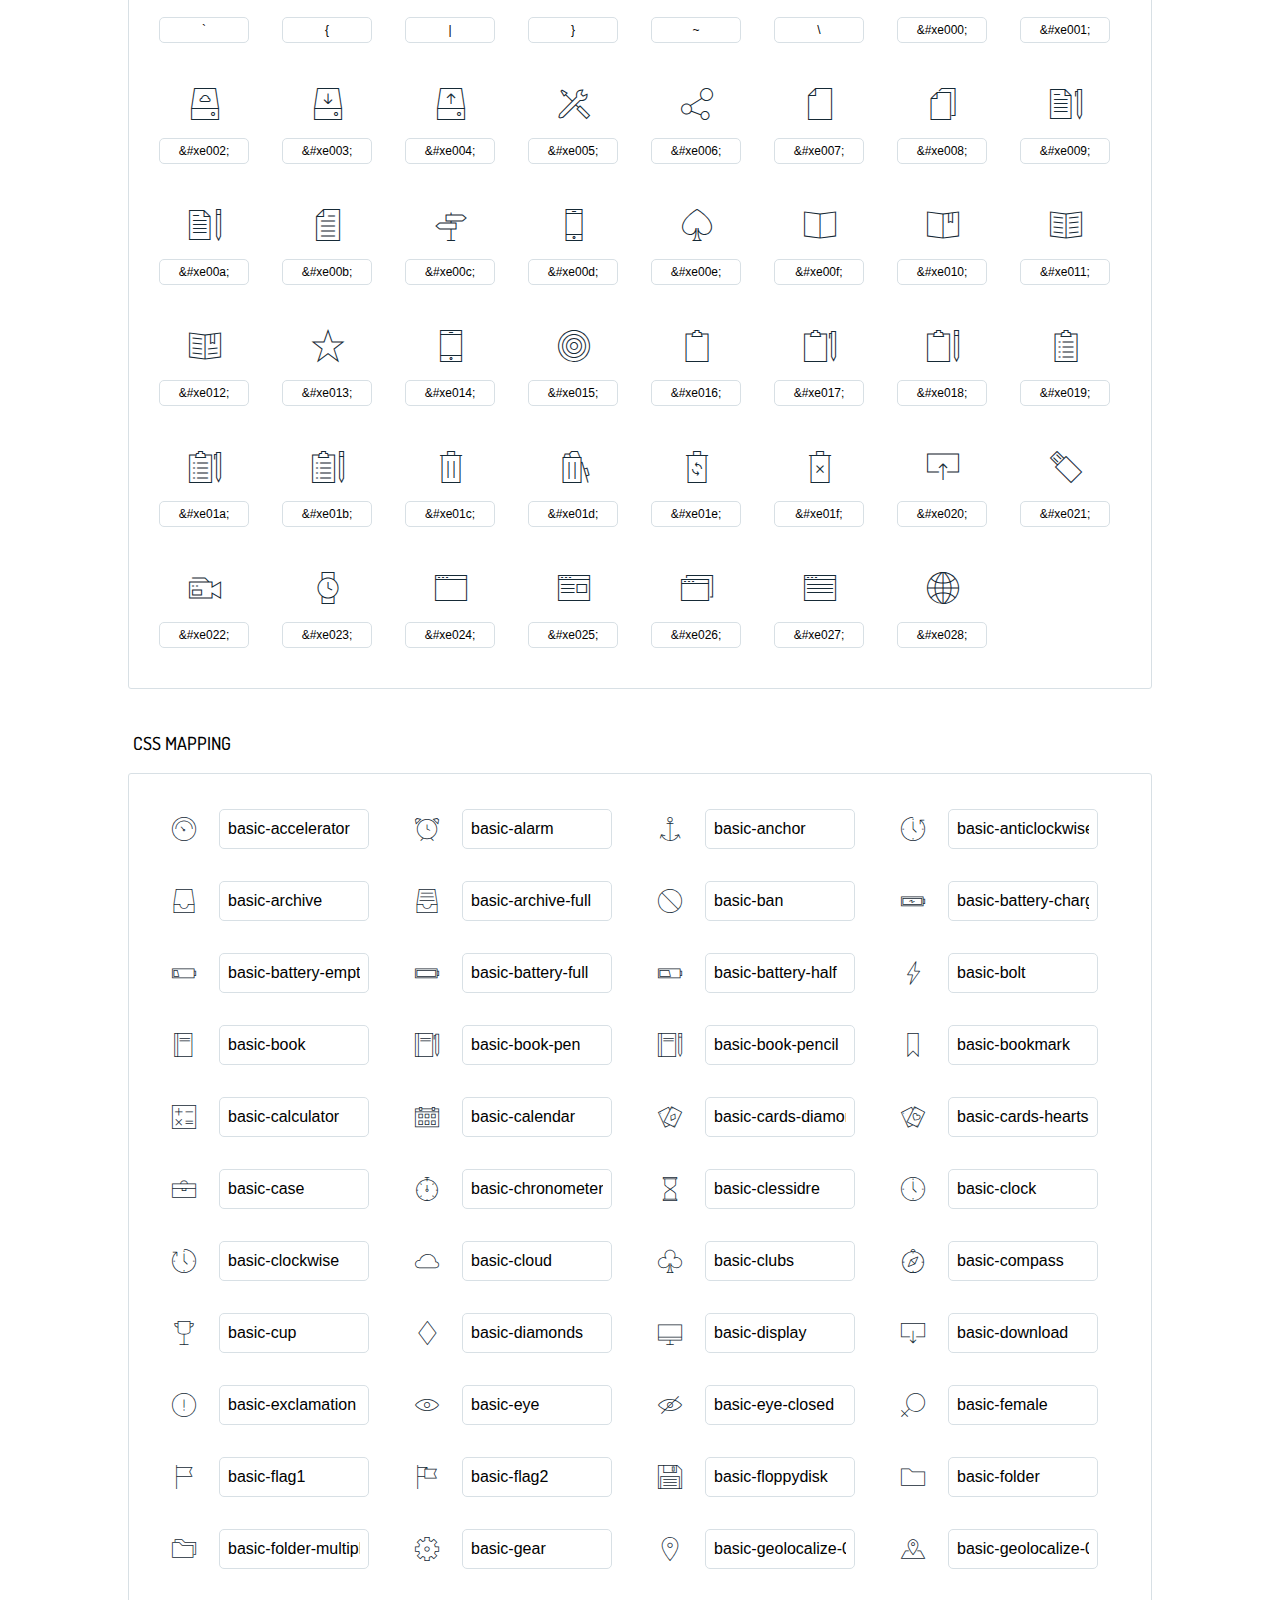
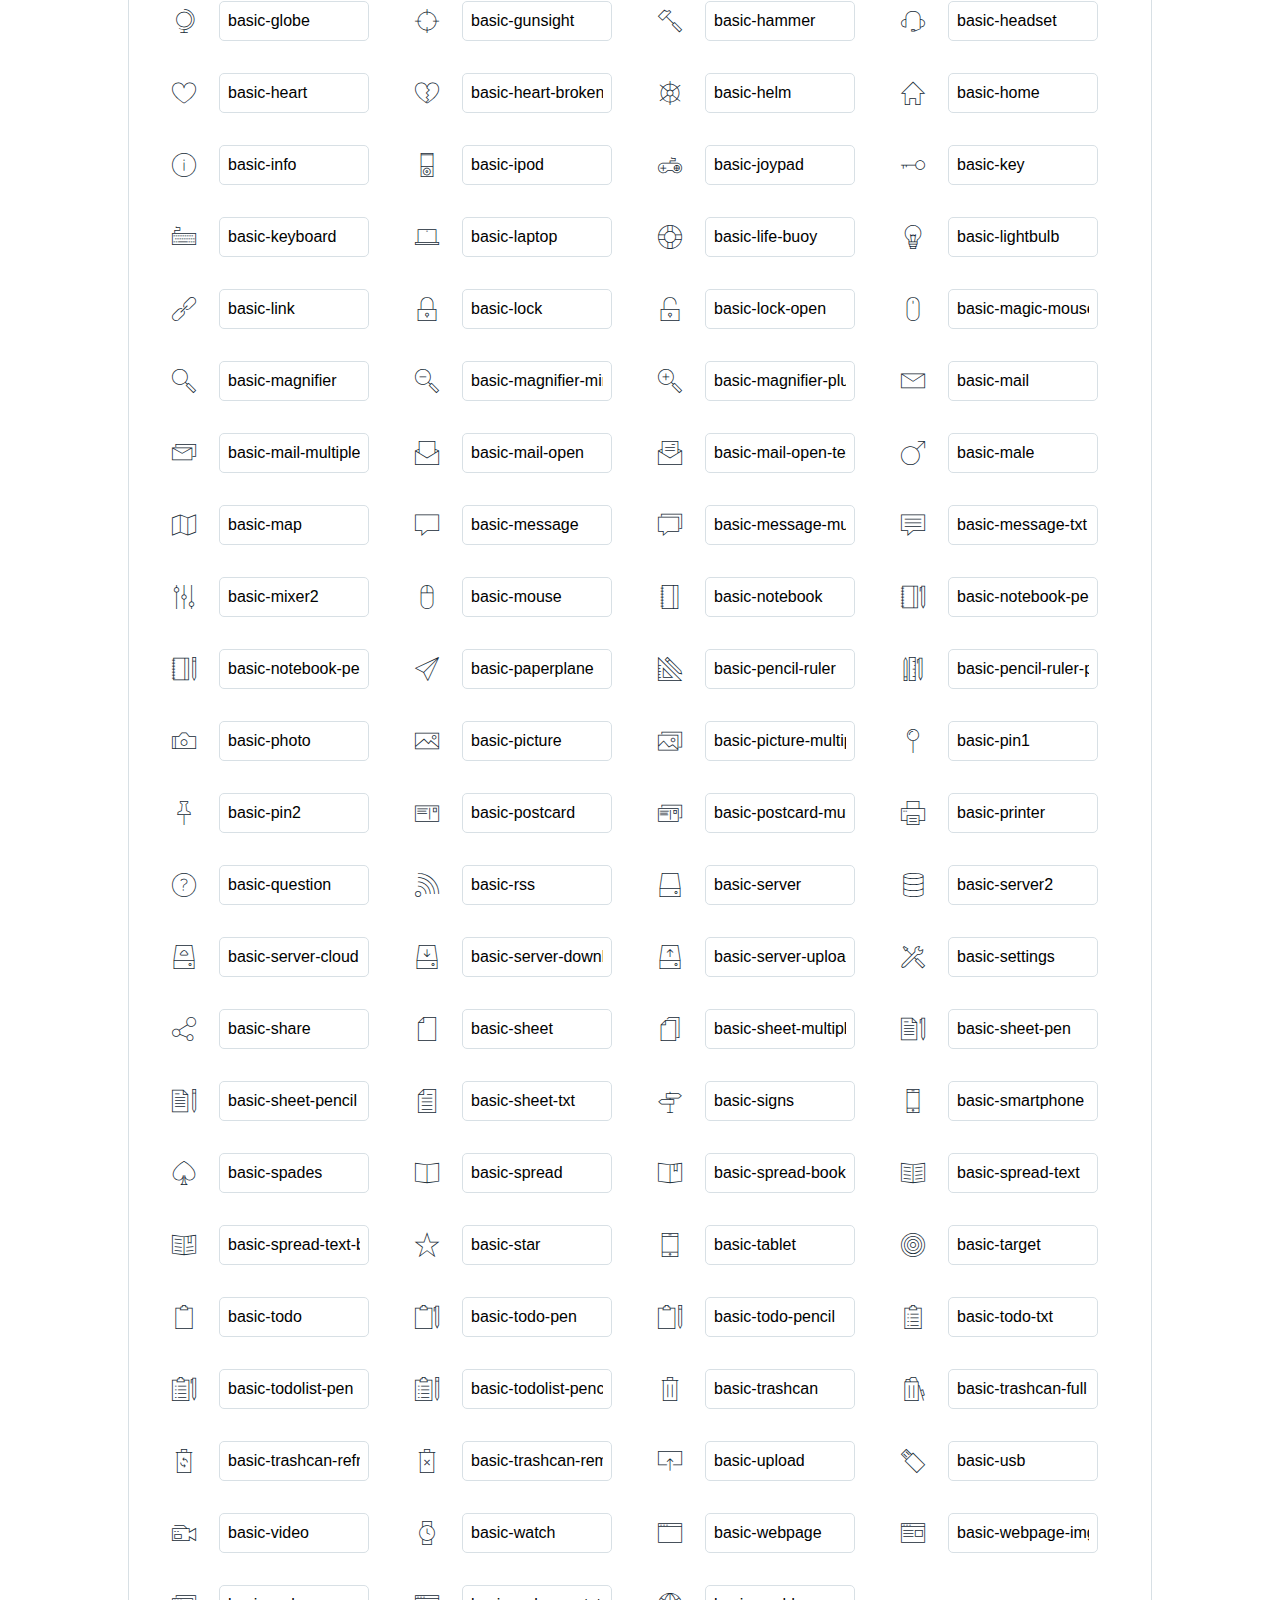
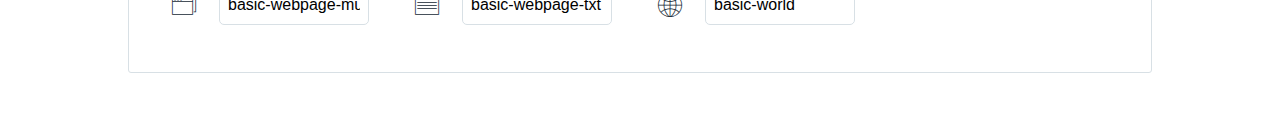
<file: lib/icons/linea/_basic/_ICONFONT/icons-reference.html>
<!DOCTYPE html>
<html lang="en">
  <head>
    <meta charset="utf-8">
    <meta http-equiv="X-UA-Compatible" content="IE=edge,chrome=1">
    <meta name="viewport" content="width=device-width,initial-scale=1">
    <title>Font Reference - linea_basic_1.0</title>
    <link href="http://fonts.googleapis.com/css?family=Dosis:400,500,700" rel="stylesheet" type="text/css">
    <link rel="stylesheet" href="styles.css">
    <style type="text/css">
      html,body,div,span,applet,object,iframe,h1,h2,h3,h4,h5,h6,p,blockquote,pre,a,abbr,acronym,address,big,cite,code,del,dfn,em,img,ins,kbd,q,s,samp,small,strike,strong,sub,sup,tt,var,dl,dt,dd,ol,ul,li,fieldset,form,label,legend,table,caption,tbody,tfoot,thead,tr,th,td{margin:0;padding:0;border:0;outline:0;font-weight:inherit;font-style:inherit;font-family:inherit;font-size:100%;vertical-align:baseline}
body{line-height:1;color:#000;background:#fff}
ol,ul{list-style:none}
table{border-collapse:separate;border-spacing:0;vertical-align:middle}
caption,th,td{text-align:left;font-weight:normal;vertical-align:middle}
a img{border:none}
*{-webkit-box-sizing:border-box;-moz-box-sizing:border-box;box-sizing:border-box}
body{font-family:'Dosis','Tahoma',sans-serif}
.container{margin:15px auto;width:80%}
h1{margin:40px 0 20px;font-weight:700;font-size:38px;line-height:32px;color:#fb565e}
h2{font-size:18px;padding:0 0 21px 5px;margin:45px 0 0 0;text-transform:uppercase;font-weight:500}
.small{font-size:14px;color:#a5adb4;}
.small a{color:#a5adb4;}
.small a:hover{color:#fb565e}
.glyphs.character-mapping{margin:0 0 20px 0;padding:20px 0 20px 30px;color:rgba(0,0,0,0.5);border:1px solid #d8e0e5;-webkit-border-radius:3px;border-radius:3px;}
.glyphs.character-mapping li{margin:0 30px 20px 0;display:inline-block;width:90px}
.glyphs.character-mapping .icon{margin:10px 0 10px 15px;padding:15px;position:relative;width:55px;height:55px;color:#162a36 !important;overflow:hidden;-webkit-border-radius:3px;border-radius:3px;font-size:32px;}
.glyphs.character-mapping .icon svg{fill:#000}
.glyphs.character-mapping input{margin:0;padding:5px 0;line-height:12px;font-size:12px;display:block;width:100%;border:1px solid #d8e0e5;-webkit-border-radius:5px;border-radius:5px;text-align:center;outline:0;}
.glyphs.character-mapping input:focus{border:1px solid #fbde4a;-webkit-box-shadow:inset 0 0 3px #fbde4a;box-shadow:inset 0 0 3px #fbde4a}
.glyphs.character-mapping input:hover{-webkit-box-shadow:inset 0 0 3px #fbde4a;box-shadow:inset 0 0 3px #fbde4a}
.glyphs.css-mapping{margin:0 0 60px 0;padding:30px 0 20px 30px;color:rgba(0,0,0,0.5);border:1px solid #d8e0e5;-webkit-border-radius:3px;border-radius:3px;}
.glyphs.css-mapping li{margin:0 30px 20px 0;padding:0;display:inline-block;overflow:hidden}
.glyphs.css-mapping .icon{margin:0;margin-right:10px;padding:13px;height:50px;width:50px;color:#162a36 !important;overflow:hidden;float:left;font-size:24px}
.glyphs.css-mapping input{margin:0;margin-top:5px;padding:8px;line-height:16px;font-size:16px;display:block;width:150px;height:40px;border:1px solid #d8e0e5;-webkit-border-radius:5px;border-radius:5px;background:#fff;outline:0;float:right;}
.glyphs.css-mapping input:focus{border:1px solid #fbde4a;-webkit-box-shadow:inset 0 0 3px #fbde4a;box-shadow:inset 0 0 3px #fbde4a}
.glyphs.css-mapping input:hover{-webkit-box-shadow:inset 0 0 3px #fbde4a;box-shadow:inset 0 0 3px #fbde4a}

      
    </style>
  </head>
  <body>
    <div class="container">
      <h1>linea_basic_1.0</h1>
      <p class="small">This font was created with<a href="http://fontastic.me/">Fontastic</a></p>
      <h2>Character mapping</h2>
      <ul class="glyphs character-mapping">
        <li>
          <div data-icon="a" class="icon"></div>
          <input type="text" readonly="readonly" value="a">
        </li>
        <li>
          <div data-icon="b" class="icon"></div>
          <input type="text" readonly="readonly" value="b">
        </li>
        <li>
          <div data-icon="c" class="icon"></div>
          <input type="text" readonly="readonly" value="c">
        </li>
        <li>
          <div data-icon="d" class="icon"></div>
          <input type="text" readonly="readonly" value="d">
        </li>
        <li>
          <div data-icon="e" class="icon"></div>
          <input type="text" readonly="readonly" value="e">
        </li>
        <li>
          <div data-icon="f" class="icon"></div>
          <input type="text" readonly="readonly" value="f">
        </li>
        <li>
          <div data-icon="g" class="icon"></div>
          <input type="text" readonly="readonly" value="g">
        </li>
        <li>
          <div data-icon="h" class="icon"></div>
          <input type="text" readonly="readonly" value="h">
        </li>
        <li>
          <div data-icon="i" class="icon"></div>
          <input type="text" readonly="readonly" value="i">
        </li>
        <li>
          <div data-icon="j" class="icon"></div>
          <input type="text" readonly="readonly" value="j">
        </li>
        <li>
          <div data-icon="k" class="icon"></div>
          <input type="text" readonly="readonly" value="k">
        </li>
        <li>
          <div data-icon="l" class="icon"></div>
          <input type="text" readonly="readonly" value="l">
        </li>
        <li>
          <div data-icon="m" class="icon"></div>
          <input type="text" readonly="readonly" value="m">
        </li>
        <li>
          <div data-icon="n" class="icon"></div>
          <input type="text" readonly="readonly" value="n">
        </li>
        <li>
          <div data-icon="o" class="icon"></div>
          <input type="text" readonly="readonly" value="o">
        </li>
        <li>
          <div data-icon="p" class="icon"></div>
          <input type="text" readonly="readonly" value="p">
        </li>
        <li>
          <div data-icon="q" class="icon"></div>
          <input type="text" readonly="readonly" value="q">
        </li>
        <li>
          <div data-icon="r" class="icon"></div>
          <input type="text" readonly="readonly" value="r">
        </li>
        <li>
          <div data-icon="s" class="icon"></div>
          <input type="text" readonly="readonly" value="s">
        </li>
        <li>
          <div data-icon="t" class="icon"></div>
          <input type="text" readonly="readonly" value="t">
        </li>
        <li>
          <div data-icon="u" class="icon"></div>
          <input type="text" readonly="readonly" value="u">
        </li>
        <li>
          <div data-icon="v" class="icon"></div>
          <input type="text" readonly="readonly" value="v">
        </li>
        <li>
          <div data-icon="w" class="icon"></div>
          <input type="text" readonly="readonly" value="w">
        </li>
        <li>
          <div data-icon="x" class="icon"></div>
          <input type="text" readonly="readonly" value="x">
        </li>
        <li>
          <div data-icon="y" class="icon"></div>
          <input type="text" readonly="readonly" value="y">
        </li>
        <li>
          <div data-icon="z" class="icon"></div>
          <input type="text" readonly="readonly" value="z">
        </li>
        <li>
          <div data-icon="A" class="icon"></div>
          <input type="text" readonly="readonly" value="A">
        </li>
        <li>
          <div data-icon="B" class="icon"></div>
          <input type="text" readonly="readonly" value="B">
        </li>
        <li>
          <div data-icon="C" class="icon"></div>
          <input type="text" readonly="readonly" value="C">
        </li>
        <li>
          <div data-icon="D" class="icon"></div>
          <input type="text" readonly="readonly" value="D">
        </li>
        <li>
          <div data-icon="E" class="icon"></div>
          <input type="text" readonly="readonly" value="E">
        </li>
        <li>
          <div data-icon="F" class="icon"></div>
          <input type="text" readonly="readonly" value="F">
        </li>
        <li>
          <div data-icon="G" class="icon"></div>
          <input type="text" readonly="readonly" value="G">
        </li>
        <li>
          <div data-icon="H" class="icon"></div>
          <input type="text" readonly="readonly" value="H">
        </li>
        <li>
          <div data-icon="I" class="icon"></div>
          <input type="text" readonly="readonly" value="I">
        </li>
        <li>
          <div data-icon="J" class="icon"></div>
          <input type="text" readonly="readonly" value="J">
        </li>
        <li>
          <div data-icon="K" class="icon"></div>
          <input type="text" readonly="readonly" value="K">
        </li>
        <li>
          <div data-icon="L" class="icon"></div>
          <input type="text" readonly="readonly" value="L">
        </li>
        <li>
          <div data-icon="M" class="icon"></div>
          <input type="text" readonly="readonly" value="M">
        </li>
        <li>
          <div data-icon="N" class="icon"></div>
          <input type="text" readonly="readonly" value="N">
        </li>
        <li>
          <div data-icon="O" class="icon"></div>
          <input type="text" readonly="readonly" value="O">
        </li>
        <li>
          <div data-icon="P" class="icon"></div>
          <input type="text" readonly="readonly" value="P">
        </li>
        <li>
          <div data-icon="Q" class="icon"></div>
          <input type="text" readonly="readonly" value="Q">
        </li>
        <li>
          <div data-icon="R" class="icon"></div>
          <input type="text" readonly="readonly" value="R">
        </li>
        <li>
          <div data-icon="S" class="icon"></div>
          <input type="text" readonly="readonly" value="S">
        </li>
        <li>
          <div data-icon="T" class="icon"></div>
          <input type="text" readonly="readonly" value="T">
        </li>
        <li>
          <div data-icon="U" class="icon"></div>
          <input type="text" readonly="readonly" value="U">
        </li>
        <li>
          <div data-icon="V" class="icon"></div>
          <input type="text" readonly="readonly" value="V">
        </li>
        <li>
          <div data-icon="W" class="icon"></div>
          <input type="text" readonly="readonly" value="W">
        </li>
        <li>
          <div data-icon="X" class="icon"></div>
          <input type="text" readonly="readonly" value="X">
        </li>
        <li>
          <div data-icon="Y" class="icon"></div>
          <input type="text" readonly="readonly" value="Y">
        </li>
        <li>
          <div data-icon="Z" class="icon"></div>
          <input type="text" readonly="readonly" value="Z">
        </li>
        <li>
          <div data-icon="0" class="icon"></div>
          <input type="text" readonly="readonly" value="0">
        </li>
        <li>
          <div data-icon="1" class="icon"></div>
          <input type="text" readonly="readonly" value="1">
        </li>
        <li>
          <div data-icon="2" class="icon"></div>
          <input type="text" readonly="readonly" value="2">
        </li>
        <li>
          <div data-icon="3" class="icon"></div>
          <input type="text" readonly="readonly" value="3">
        </li>
        <li>
          <div data-icon="4" class="icon"></div>
          <input type="text" readonly="readonly" value="4">
        </li>
        <li>
          <div data-icon="5" class="icon"></div>
          <input type="text" readonly="readonly" value="5">
        </li>
        <li>
          <div data-icon="6" class="icon"></div>
          <input type="text" readonly="readonly" value="6">
        </li>
        <li>
          <div data-icon="7" class="icon"></div>
          <input type="text" readonly="readonly" value="7">
        </li>
        <li>
          <div data-icon="8" class="icon"></div>
          <input type="text" readonly="readonly" value="8">
        </li>
        <li>
          <div data-icon="9" class="icon"></div>
          <input type="text" readonly="readonly" value="9">
        </li>
        <li>
          <div data-icon="!" class="icon"></div>
          <input type="text" readonly="readonly" value="!">
        </li>
        <li>
          <div data-icon="&#34;" class="icon"></div>
          <input type="text" readonly="readonly" value="&quot;">
        </li>
        <li>
          <div data-icon="#" class="icon"></div>
          <input type="text" readonly="readonly" value="#">
        </li>
        <li>
          <div data-icon="$" class="icon"></div>
          <input type="text" readonly="readonly" value="$">
        </li>
        <li>
          <div data-icon="%" class="icon"></div>
          <input type="text" readonly="readonly" value="%">
        </li>
        <li>
          <div data-icon="&" class="icon"></div>
          <input type="text" readonly="readonly" value="&amp;">
        </li>
        <li>
          <div data-icon="'" class="icon"></div>
          <input type="text" readonly="readonly" value="&#39;">
        </li>
        <li>
          <div data-icon="(" class="icon"></div>
          <input type="text" readonly="readonly" value="(">
        </li>
        <li>
          <div data-icon=")" class="icon"></div>
          <input type="text" readonly="readonly" value=")">
        </li>
        <li>
          <div data-icon="*" class="icon"></div>
          <input type="text" readonly="readonly" value="*">
        </li>
        <li>
          <div data-icon="+" class="icon"></div>
          <input type="text" readonly="readonly" value="+">
        </li>
        <li>
          <div data-icon="," class="icon"></div>
          <input type="text" readonly="readonly" value=",">
        </li>
        <li>
          <div data-icon="-" class="icon"></div>
          <input type="text" readonly="readonly" value="-">
        </li>
        <li>
          <div data-icon="." class="icon"></div>
          <input type="text" readonly="readonly" value=".">
        </li>
        <li>
          <div data-icon="/" class="icon"></div>
          <input type="text" readonly="readonly" value="/">
        </li>
        <li>
          <div data-icon=":" class="icon"></div>
          <input type="text" readonly="readonly" value=":">
        </li>
        <li>
          <div data-icon=";" class="icon"></div>
          <input type="text" readonly="readonly" value=";">
        </li>
        <li>
          <div data-icon="<" class="icon"></div>
          <input type="text" readonly="readonly" value="&lt;">
        </li>
        <li>
          <div data-icon="=" class="icon"></div>
          <input type="text" readonly="readonly" value="=">
        </li>
        <li>
          <div data-icon=">" class="icon"></div>
          <input type="text" readonly="readonly" value="&gt;">
        </li>
        <li>
          <div data-icon="?" class="icon"></div>
          <input type="text" readonly="readonly" value="?">
        </li>
        <li>
          <div data-icon="@" class="icon"></div>
          <input type="text" readonly="readonly" value="@">
        </li>
        <li>
          <div data-icon="[" class="icon"></div>
          <input type="text" readonly="readonly" value="[">
        </li>
        <li>
          <div data-icon="]" class="icon"></div>
          <input type="text" readonly="readonly" value="]">
        </li>
        <li>
          <div data-icon="^" class="icon"></div>
          <input type="text" readonly="readonly" value="^">
        </li>
        <li>
          <div data-icon="_" class="icon"></div>
          <input type="text" readonly="readonly" value="_">
        </li>
        <li>
          <div data-icon="`" class="icon"></div>
          <input type="text" readonly="readonly" value="`">
        </li>
        <li>
          <div data-icon="{" class="icon"></div>
          <input type="text" readonly="readonly" value="{">
        </li>
        <li>
          <div data-icon="|" class="icon"></div>
          <input type="text" readonly="readonly" value="|">
        </li>
        <li>
          <div data-icon="}" class="icon"></div>
          <input type="text" readonly="readonly" value="}">
        </li>
        <li>
          <div data-icon="~" class="icon"></div>
          <input type="text" readonly="readonly" value="~">
        </li>
        <li>
          <div data-icon="\" class="icon"></div>
          <input type="text" readonly="readonly" value="\">
        </li>
        <li>
          <div data-icon="&#xe000;" class="icon"></div>
          <input type="text" readonly="readonly" value="&amp;#xe000;">
        </li>
        <li>
          <div data-icon="&#xe001;" class="icon"></div>
          <input type="text" readonly="readonly" value="&amp;#xe001;">
        </li>
        <li>
          <div data-icon="&#xe002;" class="icon"></div>
          <input type="text" readonly="readonly" value="&amp;#xe002;">
        </li>
        <li>
          <div data-icon="&#xe003;" class="icon"></div>
          <input type="text" readonly="readonly" value="&amp;#xe003;">
        </li>
        <li>
          <div data-icon="&#xe004;" class="icon"></div>
          <input type="text" readonly="readonly" value="&amp;#xe004;">
        </li>
        <li>
          <div data-icon="&#xe005;" class="icon"></div>
          <input type="text" readonly="readonly" value="&amp;#xe005;">
        </li>
        <li>
          <div data-icon="&#xe006;" class="icon"></div>
          <input type="text" readonly="readonly" value="&amp;#xe006;">
        </li>
        <li>
          <div data-icon="&#xe007;" class="icon"></div>
          <input type="text" readonly="readonly" value="&amp;#xe007;">
        </li>
        <li>
          <div data-icon="&#xe008;" class="icon"></div>
          <input type="text" readonly="readonly" value="&amp;#xe008;">
        </li>
        <li>
          <div data-icon="&#xe009;" class="icon"></div>
          <input type="text" readonly="readonly" value="&amp;#xe009;">
        </li>
        <li>
          <div data-icon="&#xe00a;" class="icon"></div>
          <input type="text" readonly="readonly" value="&amp;#xe00a;">
        </li>
        <li>
          <div data-icon="&#xe00b;" class="icon"></div>
          <input type="text" readonly="readonly" value="&amp;#xe00b;">
        </li>
        <li>
          <div data-icon="&#xe00c;" class="icon"></div>
          <input type="text" readonly="readonly" value="&amp;#xe00c;">
        </li>
        <li>
          <div data-icon="&#xe00d;" class="icon"></div>
          <input type="text" readonly="readonly" value="&amp;#xe00d;">
        </li>
        <li>
          <div data-icon="&#xe00e;" class="icon"></div>
          <input type="text" readonly="readonly" value="&amp;#xe00e;">
        </li>
        <li>
          <div data-icon="&#xe00f;" class="icon"></div>
          <input type="text" readonly="readonly" value="&amp;#xe00f;">
        </li>
        <li>
          <div data-icon="&#xe010;" class="icon"></div>
          <input type="text" readonly="readonly" value="&amp;#xe010;">
        </li>
        <li>
          <div data-icon="&#xe011;" class="icon"></div>
          <input type="text" readonly="readonly" value="&amp;#xe011;">
        </li>
        <li>
          <div data-icon="&#xe012;" class="icon"></div>
          <input type="text" readonly="readonly" value="&amp;#xe012;">
        </li>
        <li>
          <div data-icon="&#xe013;" class="icon"></div>
          <input type="text" readonly="readonly" value="&amp;#xe013;">
        </li>
        <li>
          <div data-icon="&#xe014;" class="icon"></div>
          <input type="text" readonly="readonly" value="&amp;#xe014;">
        </li>
        <li>
          <div data-icon="&#xe015;" class="icon"></div>
          <input type="text" readonly="readonly" value="&amp;#xe015;">
        </li>
        <li>
          <div data-icon="&#xe016;" class="icon"></div>
          <input type="text" readonly="readonly" value="&amp;#xe016;">
        </li>
        <li>
          <div data-icon="&#xe017;" class="icon"></div>
          <input type="text" readonly="readonly" value="&amp;#xe017;">
        </li>
        <li>
          <div data-icon="&#xe018;" class="icon"></div>
          <input type="text" readonly="readonly" value="&amp;#xe018;">
        </li>
        <li>
          <div data-icon="&#xe019;" class="icon"></div>
          <input type="text" readonly="readonly" value="&amp;#xe019;">
        </li>
        <li>
          <div data-icon="&#xe01a;" class="icon"></div>
          <input type="text" readonly="readonly" value="&amp;#xe01a;">
        </li>
        <li>
          <div data-icon="&#xe01b;" class="icon"></div>
          <input type="text" readonly="readonly" value="&amp;#xe01b;">
        </li>
        <li>
          <div data-icon="&#xe01c;" class="icon"></div>
          <input type="text" readonly="readonly" value="&amp;#xe01c;">
        </li>
        <li>
          <div data-icon="&#xe01d;" class="icon"></div>
          <input type="text" readonly="readonly" value="&amp;#xe01d;">
        </li>
        <li>
          <div data-icon="&#xe01e;" class="icon"></div>
          <input type="text" readonly="readonly" value="&amp;#xe01e;">
        </li>
        <li>
          <div data-icon="&#xe01f;" class="icon"></div>
          <input type="text" readonly="readonly" value="&amp;#xe01f;">
        </li>
        <li>
          <div data-icon="&#xe020;" class="icon"></div>
          <input type="text" readonly="readonly" value="&amp;#xe020;">
        </li>
        <li>
          <div data-icon="&#xe021;" class="icon"></div>
          <input type="text" readonly="readonly" value="&amp;#xe021;">
        </li>
        <li>
          <div data-icon="&#xe022;" class="icon"></div>
          <input type="text" readonly="readonly" value="&amp;#xe022;">
        </li>
        <li>
          <div data-icon="&#xe023;" class="icon"></div>
          <input type="text" readonly="readonly" value="&amp;#xe023;">
        </li>
        <li>
          <div data-icon="&#xe024;" class="icon"></div>
          <input type="text" readonly="readonly" value="&amp;#xe024;">
        </li>
        <li>
          <div data-icon="&#xe025;" class="icon"></div>
          <input type="text" readonly="readonly" value="&amp;#xe025;">
        </li>
        <li>
          <div data-icon="&#xe026;" class="icon"></div>
          <input type="text" readonly="readonly" value="&amp;#xe026;">
        </li>
        <li>
          <div data-icon="&#xe027;" class="icon"></div>
          <input type="text" readonly="readonly" value="&amp;#xe027;">
        </li>
        <li>
          <div data-icon="&#xe028;" class="icon"></div>
          <input type="text" readonly="readonly" value="&amp;#xe028;">
        </li>
      </ul>
      <h2>CSS mapping</h2>
      <ul class="glyphs css-mapping">
        <li>
          <div class="icon icon-basic-accelerator"></div>
          <input type="text" readonly="readonly" value="basic-accelerator">
        </li>
        <li>
          <div class="icon icon-basic-alarm"></div>
          <input type="text" readonly="readonly" value="basic-alarm">
        </li>
        <li>
          <div class="icon icon-basic-anchor"></div>
          <input type="text" readonly="readonly" value="basic-anchor">
        </li>
        <li>
          <div class="icon icon-basic-anticlockwise"></div>
          <input type="text" readonly="readonly" value="basic-anticlockwise">
        </li>
        <li>
          <div class="icon icon-basic-archive"></div>
          <input type="text" readonly="readonly" value="basic-archive">
        </li>
        <li>
          <div class="icon icon-basic-archive-full"></div>
          <input type="text" readonly="readonly" value="basic-archive-full">
        </li>
        <li>
          <div class="icon icon-basic-ban"></div>
          <input type="text" readonly="readonly" value="basic-ban">
        </li>
        <li>
          <div class="icon icon-basic-battery-charge"></div>
          <input type="text" readonly="readonly" value="basic-battery-charge">
        </li>
        <li>
          <div class="icon icon-basic-battery-empty"></div>
          <input type="text" readonly="readonly" value="basic-battery-empty">
        </li>
        <li>
          <div class="icon icon-basic-battery-full"></div>
          <input type="text" readonly="readonly" value="basic-battery-full">
        </li>
        <li>
          <div class="icon icon-basic-battery-half"></div>
          <input type="text" readonly="readonly" value="basic-battery-half">
        </li>
        <li>
          <div class="icon icon-basic-bolt"></div>
          <input type="text" readonly="readonly" value="basic-bolt">
        </li>
        <li>
          <div class="icon icon-basic-book"></div>
          <input type="text" readonly="readonly" value="basic-book">
        </li>
        <li>
          <div class="icon icon-basic-book-pen"></div>
          <input type="text" readonly="readonly" value="basic-book-pen">
        </li>
        <li>
          <div class="icon icon-basic-book-pencil"></div>
          <input type="text" readonly="readonly" value="basic-book-pencil">
        </li>
        <li>
          <div class="icon icon-basic-bookmark"></div>
          <input type="text" readonly="readonly" value="basic-bookmark">
        </li>
        <li>
          <div class="icon icon-basic-calculator"></div>
          <input type="text" readonly="readonly" value="basic-calculator">
        </li>
        <li>
          <div class="icon icon-basic-calendar"></div>
          <input type="text" readonly="readonly" value="basic-calendar">
        </li>
        <li>
          <div class="icon icon-basic-cards-diamonds"></div>
          <input type="text" readonly="readonly" value="basic-cards-diamonds">
        </li>
        <li>
          <div class="icon icon-basic-cards-hearts"></div>
          <input type="text" readonly="readonly" value="basic-cards-hearts">
        </li>
        <li>
          <div class="icon icon-basic-case"></div>
          <input type="text" readonly="readonly" value="basic-case">
        </li>
        <li>
          <div class="icon icon-basic-chronometer"></div>
          <input type="text" readonly="readonly" value="basic-chronometer">
        </li>
        <li>
          <div class="icon icon-basic-clessidre"></div>
          <input type="text" readonly="readonly" value="basic-clessidre">
        </li>
        <li>
          <div class="icon icon-basic-clock"></div>
          <input type="text" readonly="readonly" value="basic-clock">
        </li>
        <li>
          <div class="icon icon-basic-clockwise"></div>
          <input type="text" readonly="readonly" value="basic-clockwise">
        </li>
        <li>
          <div class="icon icon-basic-cloud"></div>
          <input type="text" readonly="readonly" value="basic-cloud">
        </li>
        <li>
          <div class="icon icon-basic-clubs"></div>
          <input type="text" readonly="readonly" value="basic-clubs">
        </li>
        <li>
          <div class="icon icon-basic-compass"></div>
          <input type="text" readonly="readonly" value="basic-compass">
        </li>
        <li>
          <div class="icon icon-basic-cup"></div>
          <input type="text" readonly="readonly" value="basic-cup">
        </li>
        <li>
          <div class="icon icon-basic-diamonds"></div>
          <input type="text" readonly="readonly" value="basic-diamonds">
        </li>
        <li>
          <div class="icon icon-basic-display"></div>
          <input type="text" readonly="readonly" value="basic-display">
        </li>
        <li>
          <div class="icon icon-basic-download"></div>
          <input type="text" readonly="readonly" value="basic-download">
        </li>
        <li>
          <div class="icon icon-basic-exclamation"></div>
          <input type="text" readonly="readonly" value="basic-exclamation">
        </li>
        <li>
          <div class="icon icon-basic-eye"></div>
          <input type="text" readonly="readonly" value="basic-eye">
        </li>
        <li>
          <div class="icon icon-basic-eye-closed"></div>
          <input type="text" readonly="readonly" value="basic-eye-closed">
        </li>
        <li>
          <div class="icon icon-basic-female"></div>
          <input type="text" readonly="readonly" value="basic-female">
        </li>
        <li>
          <div class="icon icon-basic-flag1"></div>
          <input type="text" readonly="readonly" value="basic-flag1">
        </li>
        <li>
          <div class="icon icon-basic-flag2"></div>
          <input type="text" readonly="readonly" value="basic-flag2">
        </li>
        <li>
          <div class="icon icon-basic-floppydisk"></div>
          <input type="text" readonly="readonly" value="basic-floppydisk">
        </li>
        <li>
          <div class="icon icon-basic-folder"></div>
          <input type="text" readonly="readonly" value="basic-folder">
        </li>
        <li>
          <div class="icon icon-basic-folder-multiple"></div>
          <input type="text" readonly="readonly" value="basic-folder-multiple">
        </li>
        <li>
          <div class="icon icon-basic-gear"></div>
          <input type="text" readonly="readonly" value="basic-gear">
        </li>
        <li>
          <div class="icon icon-basic-geolocalize-01"></div>
          <input type="text" readonly="readonly" value="basic-geolocalize-01">
        </li>
        <li>
          <div class="icon icon-basic-geolocalize-05"></div>
          <input type="text" readonly="readonly" value="basic-geolocalize-05">
        </li>
        <li>
          <div class="icon icon-basic-globe"></div>
          <input type="text" readonly="readonly" value="basic-globe">
        </li>
        <li>
          <div class="icon icon-basic-gunsight"></div>
          <input type="text" readonly="readonly" value="basic-gunsight">
        </li>
        <li>
          <div class="icon icon-basic-hammer"></div>
          <input type="text" readonly="readonly" value="basic-hammer">
        </li>
        <li>
          <div class="icon icon-basic-headset"></div>
          <input type="text" readonly="readonly" value="basic-headset">
        </li>
        <li>
          <div class="icon icon-basic-heart"></div>
          <input type="text" readonly="readonly" value="basic-heart">
        </li>
        <li>
          <div class="icon icon-basic-heart-broken"></div>
          <input type="text" readonly="readonly" value="basic-heart-broken">
        </li>
        <li>
          <div class="icon icon-basic-helm"></div>
          <input type="text" readonly="readonly" value="basic-helm">
        </li>
        <li>
          <div class="icon icon-basic-home"></div>
          <input type="text" readonly="readonly" value="basic-home">
        </li>
        <li>
          <div class="icon icon-basic-info"></div>
          <input type="text" readonly="readonly" value="basic-info">
        </li>
        <li>
          <div class="icon icon-basic-ipod"></div>
          <input type="text" readonly="readonly" value="basic-ipod">
        </li>
        <li>
          <div class="icon icon-basic-joypad"></div>
          <input type="text" readonly="readonly" value="basic-joypad">
        </li>
        <li>
          <div class="icon icon-basic-key"></div>
          <input type="text" readonly="readonly" value="basic-key">
        </li>
        <li>
          <div class="icon icon-basic-keyboard"></div>
          <input type="text" readonly="readonly" value="basic-keyboard">
        </li>
        <li>
          <div class="icon icon-basic-laptop"></div>
          <input type="text" readonly="readonly" value="basic-laptop">
        </li>
        <li>
          <div class="icon icon-basic-life-buoy"></div>
          <input type="text" readonly="readonly" value="basic-life-buoy">
        </li>
        <li>
          <div class="icon icon-basic-lightbulb"></div>
          <input type="text" readonly="readonly" value="basic-lightbulb">
        </li>
        <li>
          <div class="icon icon-basic-link"></div>
          <input type="text" readonly="readonly" value="basic-link">
        </li>
        <li>
          <div class="icon icon-basic-lock"></div>
          <input type="text" readonly="readonly" value="basic-lock">
        </li>
        <li>
          <div class="icon icon-basic-lock-open"></div>
          <input type="text" readonly="readonly" value="basic-lock-open">
        </li>
        <li>
          <div class="icon icon-basic-magic-mouse"></div>
          <input type="text" readonly="readonly" value="basic-magic-mouse">
        </li>
        <li>
          <div class="icon icon-basic-magnifier"></div>
          <input type="text" readonly="readonly" value="basic-magnifier">
        </li>
        <li>
          <div class="icon icon-basic-magnifier-minus"></div>
          <input type="text" readonly="readonly" value="basic-magnifier-minus">
        </li>
        <li>
          <div class="icon icon-basic-magnifier-plus"></div>
          <input type="text" readonly="readonly" value="basic-magnifier-plus">
        </li>
        <li>
          <div class="icon icon-basic-mail"></div>
          <input type="text" readonly="readonly" value="basic-mail">
        </li>
        <li>
          <div class="icon icon-basic-mail-multiple"></div>
          <input type="text" readonly="readonly" value="basic-mail-multiple">
        </li>
        <li>
          <div class="icon icon-basic-mail-open"></div>
          <input type="text" readonly="readonly" value="basic-mail-open">
        </li>
        <li>
          <div class="icon icon-basic-mail-open-text"></div>
          <input type="text" readonly="readonly" value="basic-mail-open-text">
        </li>
        <li>
          <div class="icon icon-basic-male"></div>
          <input type="text" readonly="readonly" value="basic-male">
        </li>
        <li>
          <div class="icon icon-basic-map"></div>
          <input type="text" readonly="readonly" value="basic-map">
        </li>
        <li>
          <div class="icon icon-basic-message"></div>
          <input type="text" readonly="readonly" value="basic-message">
        </li>
        <li>
          <div class="icon icon-basic-message-multiple"></div>
          <input type="text" readonly="readonly" value="basic-message-multiple">
        </li>
        <li>
          <div class="icon icon-basic-message-txt"></div>
          <input type="text" readonly="readonly" value="basic-message-txt">
        </li>
        <li>
          <div class="icon icon-basic-mixer2"></div>
          <input type="text" readonly="readonly" value="basic-mixer2">
        </li>
        <li>
          <div class="icon icon-basic-mouse"></div>
          <input type="text" readonly="readonly" value="basic-mouse">
        </li>
        <li>
          <div class="icon icon-basic-notebook"></div>
          <input type="text" readonly="readonly" value="basic-notebook">
        </li>
        <li>
          <div class="icon icon-basic-notebook-pen"></div>
          <input type="text" readonly="readonly" value="basic-notebook-pen">
        </li>
        <li>
          <div class="icon icon-basic-notebook-pencil"></div>
          <input type="text" readonly="readonly" value="basic-notebook-pencil">
        </li>
        <li>
          <div class="icon icon-basic-paperplane"></div>
          <input type="text" readonly="readonly" value="basic-paperplane">
        </li>
        <li>
          <div class="icon icon-basic-pencil-ruler"></div>
          <input type="text" readonly="readonly" value="basic-pencil-ruler">
        </li>
        <li>
          <div class="icon icon-basic-pencil-ruler-pen"></div>
          <input type="text" readonly="readonly" value="basic-pencil-ruler-pen">
        </li>
        <li>
          <div class="icon icon-basic-photo"></div>
          <input type="text" readonly="readonly" value="basic-photo">
        </li>
        <li>
          <div class="icon icon-basic-picture"></div>
          <input type="text" readonly="readonly" value="basic-picture">
        </li>
        <li>
          <div class="icon icon-basic-picture-multiple"></div>
          <input type="text" readonly="readonly" value="basic-picture-multiple">
        </li>
        <li>
          <div class="icon icon-basic-pin1"></div>
          <input type="text" readonly="readonly" value="basic-pin1">
        </li>
        <li>
          <div class="icon icon-basic-pin2"></div>
          <input type="text" readonly="readonly" value="basic-pin2">
        </li>
        <li>
          <div class="icon icon-basic-postcard"></div>
          <input type="text" readonly="readonly" value="basic-postcard">
        </li>
        <li>
          <div class="icon icon-basic-postcard-multiple"></div>
          <input type="text" readonly="readonly" value="basic-postcard-multiple">
        </li>
        <li>
          <div class="icon icon-basic-printer"></div>
          <input type="text" readonly="readonly" value="basic-printer">
        </li>
        <li>
          <div class="icon icon-basic-question"></div>
          <input type="text" readonly="readonly" value="basic-question">
        </li>
        <li>
          <div class="icon icon-basic-rss"></div>
          <input type="text" readonly="readonly" value="basic-rss">
        </li>
        <li>
          <div class="icon icon-basic-server"></div>
          <input type="text" readonly="readonly" value="basic-server">
        </li>
        <li>
          <div class="icon icon-basic-server2"></div>
          <input type="text" readonly="readonly" value="basic-server2">
        </li>
        <li>
          <div class="icon icon-basic-server-cloud"></div>
          <input type="text" readonly="readonly" value="basic-server-cloud">
        </li>
        <li>
          <div class="icon icon-basic-server-download"></div>
          <input type="text" readonly="readonly" value="basic-server-download">
        </li>
        <li>
          <div class="icon icon-basic-server-upload"></div>
          <input type="text" readonly="readonly" value="basic-server-upload">
        </li>
        <li>
          <div class="icon icon-basic-settings"></div>
          <input type="text" readonly="readonly" value="basic-settings">
        </li>
        <li>
          <div class="icon icon-basic-share"></div>
          <input type="text" readonly="readonly" value="basic-share">
        </li>
        <li>
          <div class="icon icon-basic-sheet"></div>
          <input type="text" readonly="readonly" value="basic-sheet">
        </li>
        <li>
          <div class="icon icon-basic-sheet-multiple"></div>
          <input type="text" readonly="readonly" value="basic-sheet-multiple">
        </li>
        <li>
          <div class="icon icon-basic-sheet-pen"></div>
          <input type="text" readonly="readonly" value="basic-sheet-pen">
        </li>
        <li>
          <div class="icon icon-basic-sheet-pencil"></div>
          <input type="text" readonly="readonly" value="basic-sheet-pencil">
        </li>
        <li>
          <div class="icon icon-basic-sheet-txt"></div>
          <input type="text" readonly="readonly" value="basic-sheet-txt">
        </li>
        <li>
          <div class="icon icon-basic-signs"></div>
          <input type="text" readonly="readonly" value="basic-signs">
        </li>
        <li>
          <div class="icon icon-basic-smartphone"></div>
          <input type="text" readonly="readonly" value="basic-smartphone">
        </li>
        <li>
          <div class="icon icon-basic-spades"></div>
          <input type="text" readonly="readonly" value="basic-spades">
        </li>
        <li>
          <div class="icon icon-basic-spread"></div>
          <input type="text" readonly="readonly" value="basic-spread">
        </li>
        <li>
          <div class="icon icon-basic-spread-bookmark"></div>
          <input type="text" readonly="readonly" value="basic-spread-bookmark">
        </li>
        <li>
          <div class="icon icon-basic-spread-text"></div>
          <input type="text" readonly="readonly" value="basic-spread-text">
        </li>
        <li>
          <div class="icon icon-basic-spread-text-bookmark"></div>
          <input type="text" readonly="readonly" value="basic-spread-text-bookmark">
        </li>
        <li>
          <div class="icon icon-basic-star"></div>
          <input type="text" readonly="readonly" value="basic-star">
        </li>
        <li>
          <div class="icon icon-basic-tablet"></div>
          <input type="text" readonly="readonly" value="basic-tablet">
        </li>
        <li>
          <div class="icon icon-basic-target"></div>
          <input type="text" readonly="readonly" value="basic-target">
        </li>
        <li>
          <div class="icon icon-basic-todo"></div>
          <input type="text" readonly="readonly" value="basic-todo">
        </li>
        <li>
          <div class="icon icon-basic-todo-pen"></div>
          <input type="text" readonly="readonly" value="basic-todo-pen">
        </li>
        <li>
          <div class="icon icon-basic-todo-pencil"></div>
          <input type="text" readonly="readonly" value="basic-todo-pencil">
        </li>
        <li>
          <div class="icon icon-basic-todo-txt"></div>
          <input type="text" readonly="readonly" value="basic-todo-txt">
        </li>
        <li>
          <div class="icon icon-basic-todolist-pen"></div>
          <input type="text" readonly="readonly" value="basic-todolist-pen">
        </li>
        <li>
          <div class="icon icon-basic-todolist-pencil"></div>
          <input type="text" readonly="readonly" value="basic-todolist-pencil">
        </li>
        <li>
          <div class="icon icon-basic-trashcan"></div>
          <input type="text" readonly="readonly" value="basic-trashcan">
        </li>
        <li>
          <div class="icon icon-basic-trashcan-full"></div>
          <input type="text" readonly="readonly" value="basic-trashcan-full">
        </li>
        <li>
          <div class="icon icon-basic-trashcan-refresh"></div>
          <input type="text" readonly="readonly" value="basic-trashcan-refresh">
        </li>
        <li>
          <div class="icon icon-basic-trashcan-remove"></div>
          <input type="text" readonly="readonly" value="basic-trashcan-remove">
        </li>
        <li>
          <div class="icon icon-basic-upload"></div>
          <input type="text" readonly="readonly" value="basic-upload">
        </li>
        <li>
          <div class="icon icon-basic-usb"></div>
          <input type="text" readonly="readonly" value="basic-usb">
        </li>
        <li>
          <div class="icon icon-basic-video"></div>
          <input type="text" readonly="readonly" value="basic-video">
        </li>
        <li>
          <div class="icon icon-basic-watch"></div>
          <input type="text" readonly="readonly" value="basic-watch">
        </li>
        <li>
          <div class="icon icon-basic-webpage"></div>
          <input type="text" readonly="readonly" value="basic-webpage">
        </li>
        <li>
          <div class="icon icon-basic-webpage-img-txt"></div>
          <input type="text" readonly="readonly" value="basic-webpage-img-txt">
        </li>
        <li>
          <div class="icon icon-basic-webpage-multiple"></div>
          <input type="text" readonly="readonly" value="basic-webpage-multiple">
        </li>
        <li>
          <div class="icon icon-basic-webpage-txt"></div>
          <input type="text" readonly="readonly" value="basic-webpage-txt">
        </li>
        <li>
          <div class="icon icon-basic-world"></div>
          <input type="text" readonly="readonly" value="basic-world">
        </li>
      </ul>
    </div><script type="text/javascript">
(function() {
  var glyphs, _i, _len, _ref;

  _ref = document.getElementsByClassName('glyphs');
  for (_i = 0, _len = _ref.length; _i < _len; _i++) {
    glyphs = _ref[_i];
    glyphs.addEventListener('click', function(event) {
      if (event.target.tagName === 'INPUT') {
        return event.target.select();
      }
    });
  }

}).call(this);
</script>
  </body>
</html>
</file>
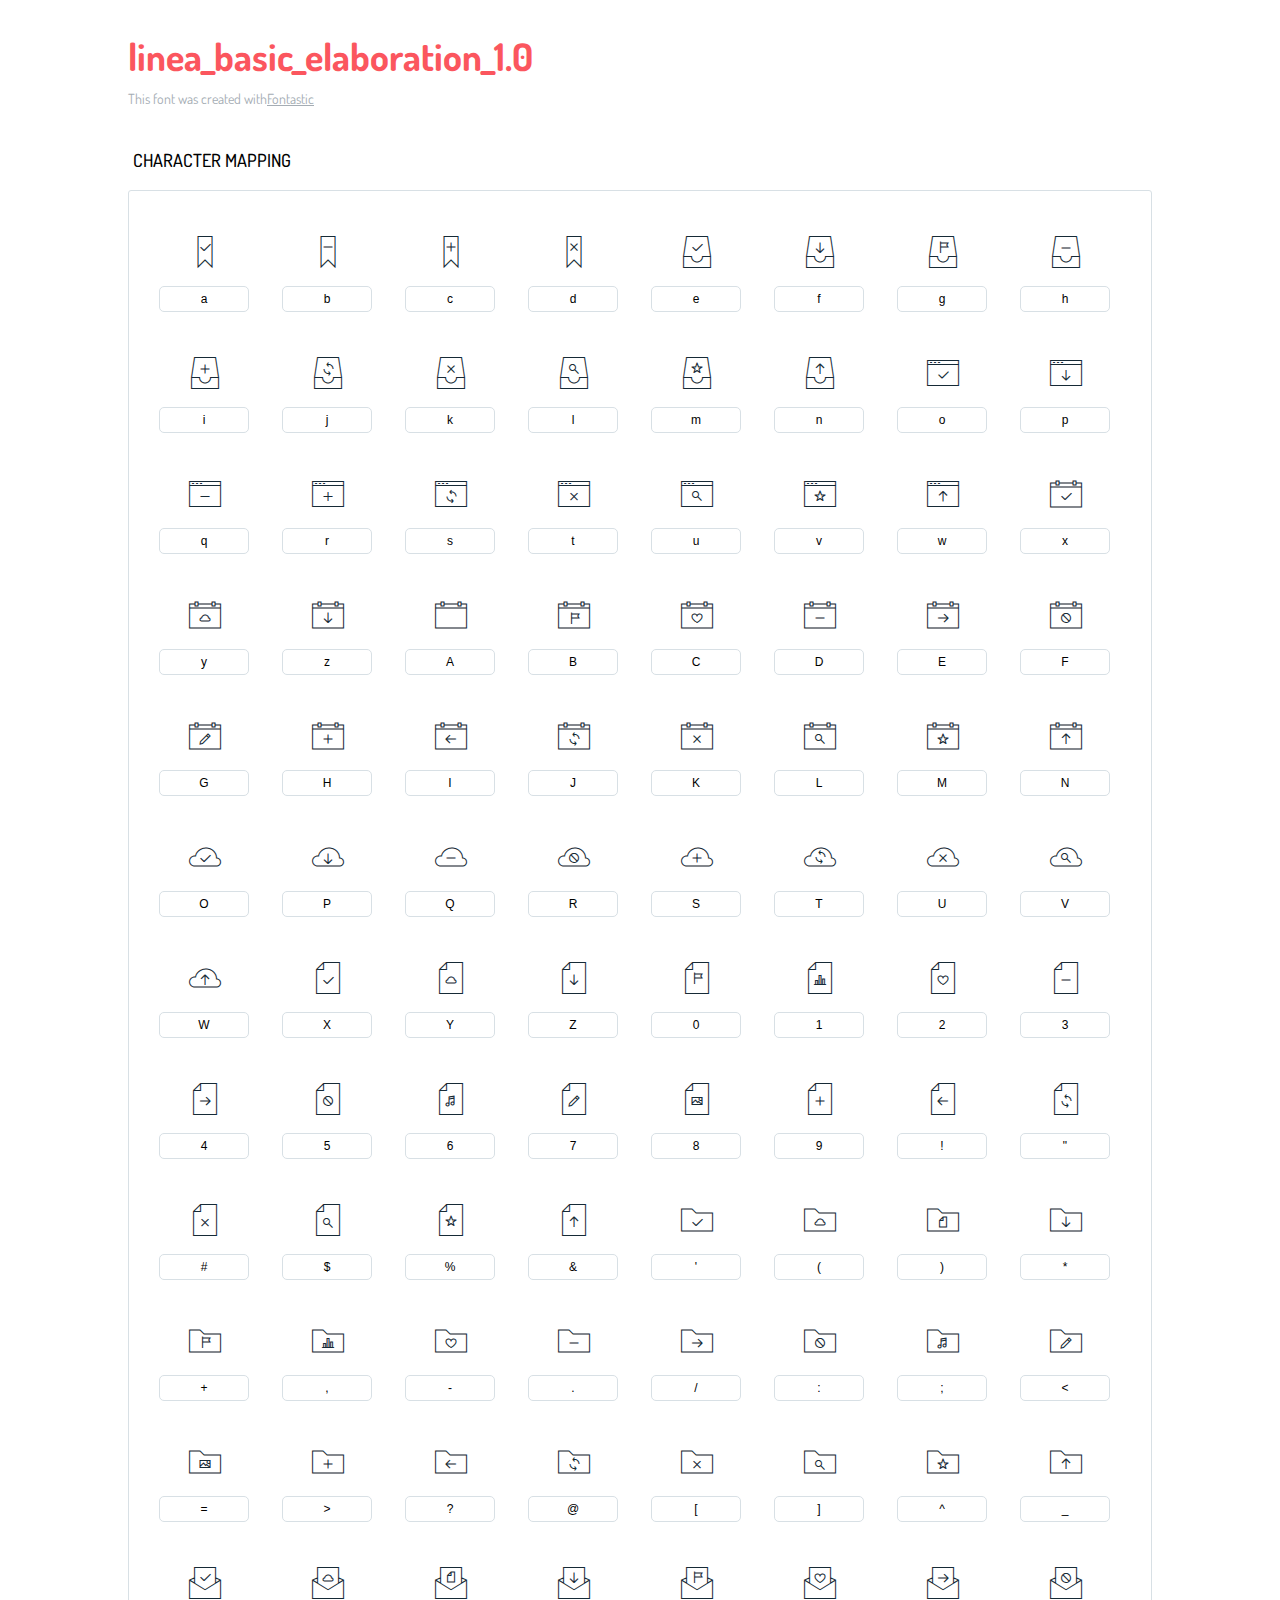
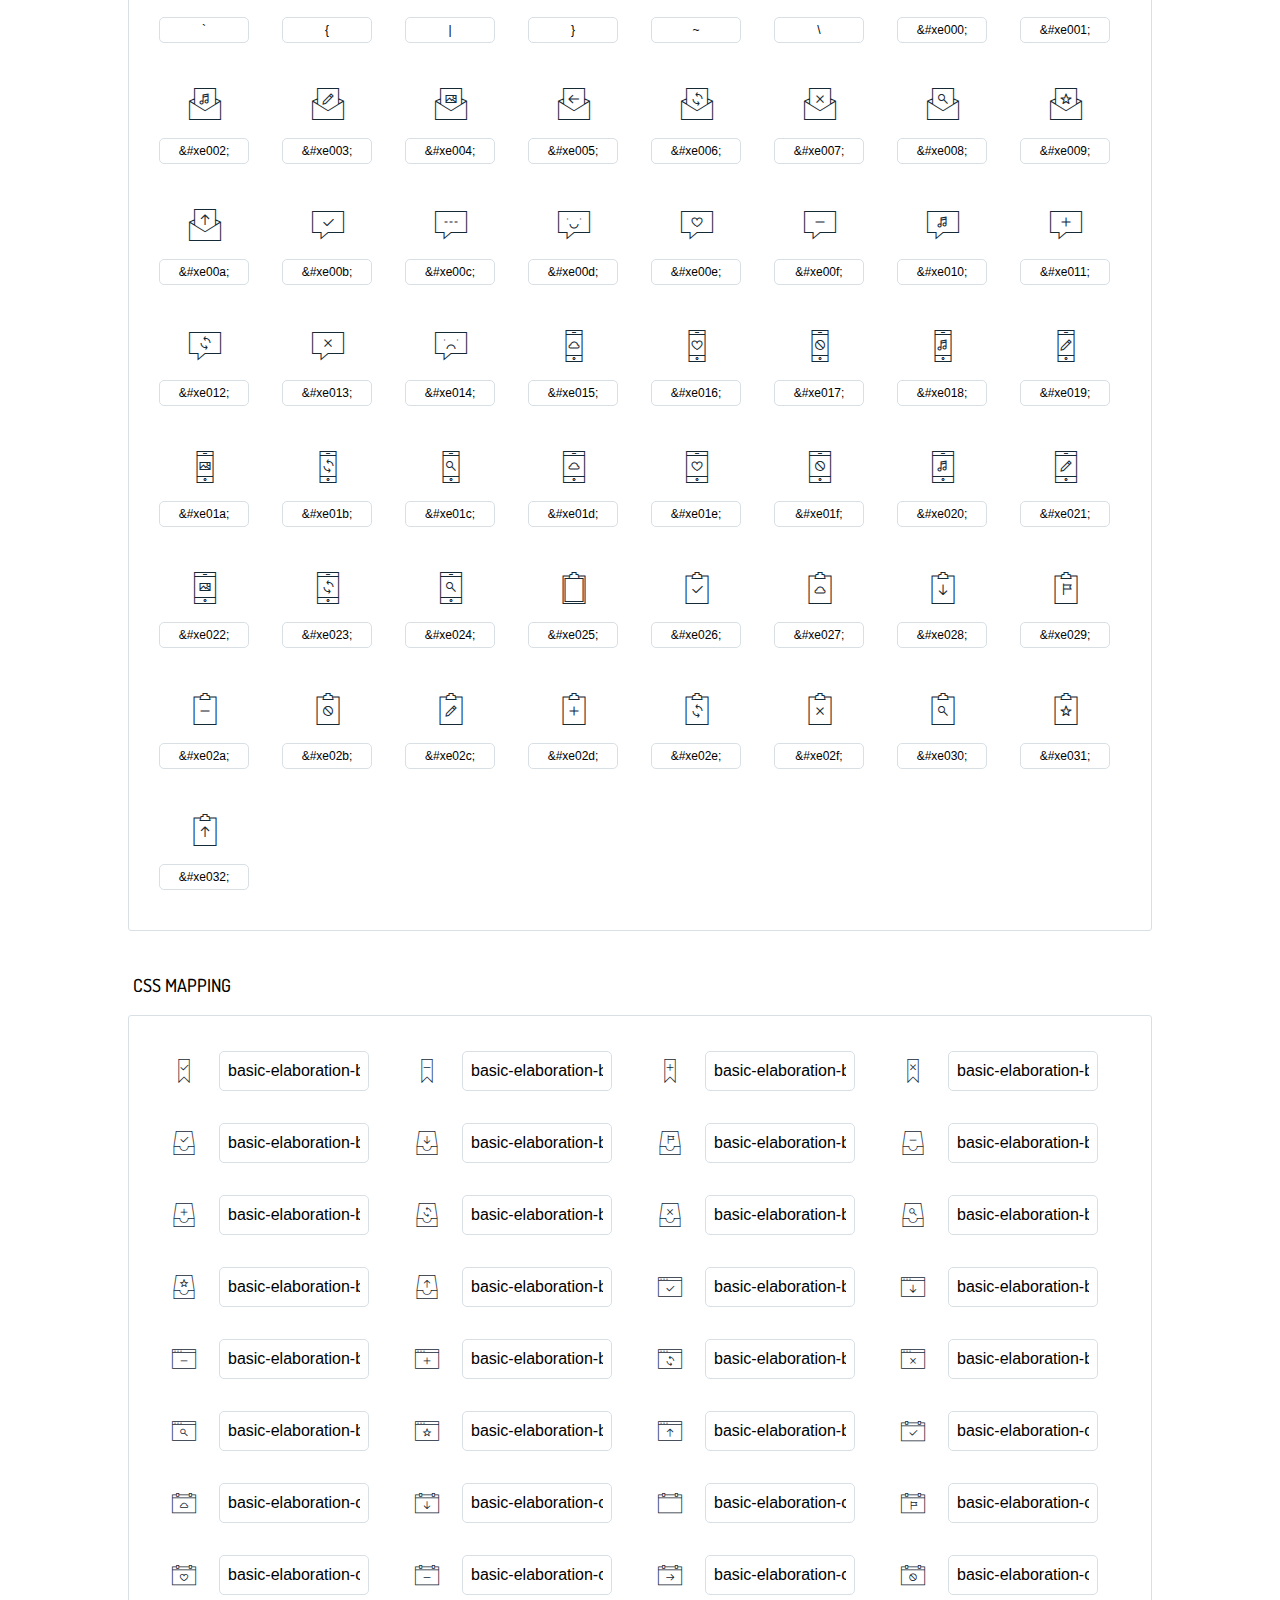
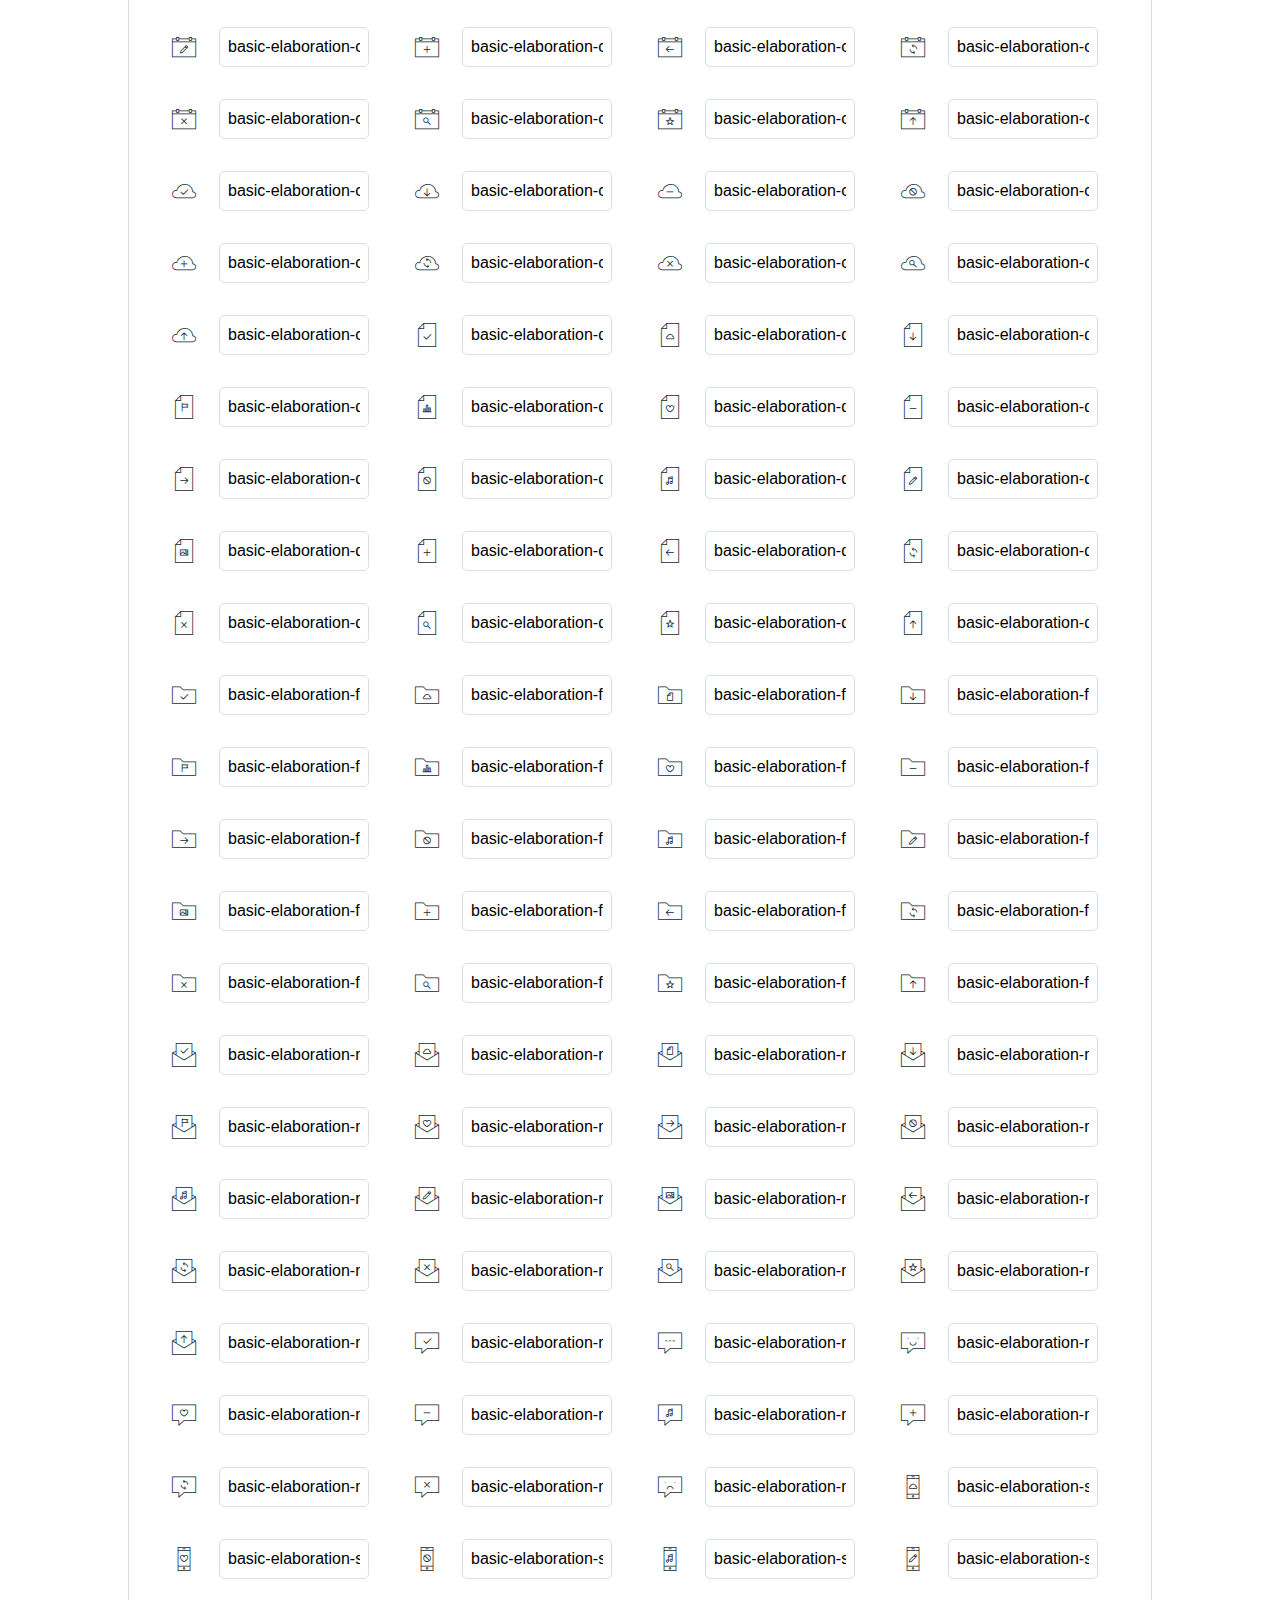
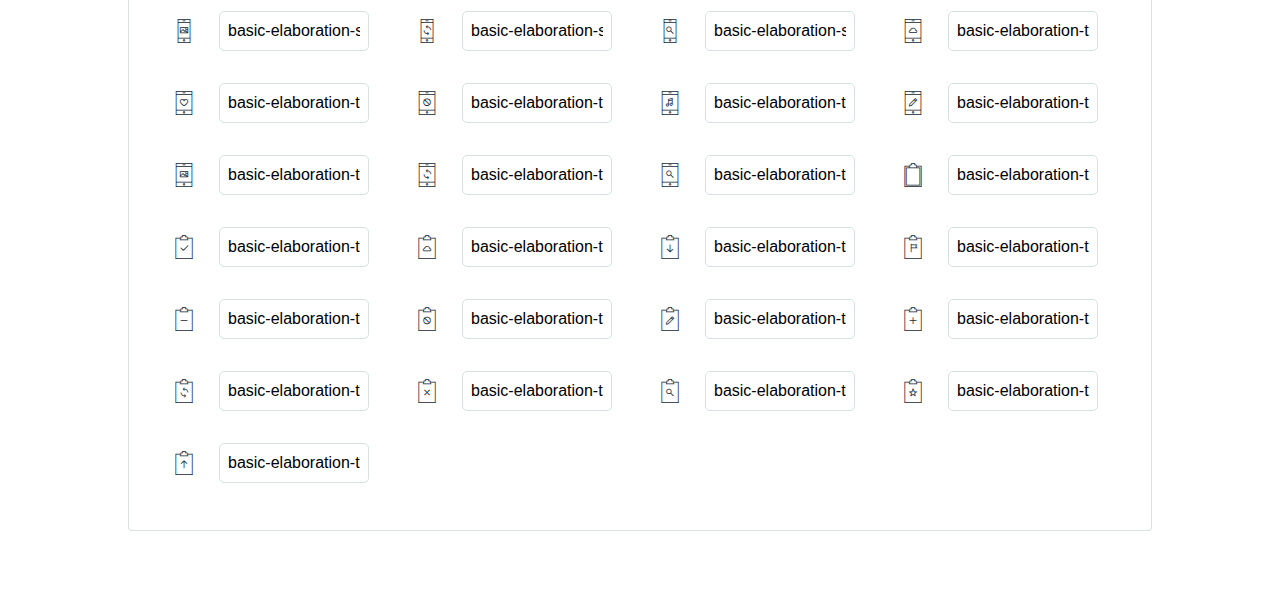
<file: lib/icons/linea/_basic_elaboration/_ICONFONT/icons-reference.html>
<!DOCTYPE html>
<html lang="en">
  <head>
    <meta charset="utf-8">
    <meta http-equiv="X-UA-Compatible" content="IE=edge,chrome=1">
    <meta name="viewport" content="width=device-width,initial-scale=1">
    <title>Font Reference - linea_basic_elaboration_1.0</title>
    <link href="http://fonts.googleapis.com/css?family=Dosis:400,500,700" rel="stylesheet" type="text/css">
    <link rel="stylesheet" href="styles.css">
    <style type="text/css">
      html,body,div,span,applet,object,iframe,h1,h2,h3,h4,h5,h6,p,blockquote,pre,a,abbr,acronym,address,big,cite,code,del,dfn,em,img,ins,kbd,q,s,samp,small,strike,strong,sub,sup,tt,var,dl,dt,dd,ol,ul,li,fieldset,form,label,legend,table,caption,tbody,tfoot,thead,tr,th,td{margin:0;padding:0;border:0;outline:0;font-weight:inherit;font-style:inherit;font-family:inherit;font-size:100%;vertical-align:baseline}
body{line-height:1;color:#000;background:#fff}
ol,ul{list-style:none}
table{border-collapse:separate;border-spacing:0;vertical-align:middle}
caption,th,td{text-align:left;font-weight:normal;vertical-align:middle}
a img{border:none}
*{-webkit-box-sizing:border-box;-moz-box-sizing:border-box;box-sizing:border-box}
body{font-family:'Dosis','Tahoma',sans-serif}
.container{margin:15px auto;width:80%}
h1{margin:40px 0 20px;font-weight:700;font-size:38px;line-height:32px;color:#fb565e}
h2{font-size:18px;padding:0 0 21px 5px;margin:45px 0 0 0;text-transform:uppercase;font-weight:500}
.small{font-size:14px;color:#a5adb4;}
.small a{color:#a5adb4;}
.small a:hover{color:#fb565e}
.glyphs.character-mapping{margin:0 0 20px 0;padding:20px 0 20px 30px;color:rgba(0,0,0,0.5);border:1px solid #d8e0e5;-webkit-border-radius:3px;border-radius:3px;}
.glyphs.character-mapping li{margin:0 30px 20px 0;display:inline-block;width:90px}
.glyphs.character-mapping .icon{margin:10px 0 10px 15px;padding:15px;position:relative;width:55px;height:55px;color:#162a36 !important;overflow:hidden;-webkit-border-radius:3px;border-radius:3px;font-size:32px;}
.glyphs.character-mapping .icon svg{fill:#000}
.glyphs.character-mapping input{margin:0;padding:5px 0;line-height:12px;font-size:12px;display:block;width:100%;border:1px solid #d8e0e5;-webkit-border-radius:5px;border-radius:5px;text-align:center;outline:0;}
.glyphs.character-mapping input:focus{border:1px solid #fbde4a;-webkit-box-shadow:inset 0 0 3px #fbde4a;box-shadow:inset 0 0 3px #fbde4a}
.glyphs.character-mapping input:hover{-webkit-box-shadow:inset 0 0 3px #fbde4a;box-shadow:inset 0 0 3px #fbde4a}
.glyphs.css-mapping{margin:0 0 60px 0;padding:30px 0 20px 30px;color:rgba(0,0,0,0.5);border:1px solid #d8e0e5;-webkit-border-radius:3px;border-radius:3px;}
.glyphs.css-mapping li{margin:0 30px 20px 0;padding:0;display:inline-block;overflow:hidden}
.glyphs.css-mapping .icon{margin:0;margin-right:10px;padding:13px;height:50px;width:50px;color:#162a36 !important;overflow:hidden;float:left;font-size:24px}
.glyphs.css-mapping input{margin:0;margin-top:5px;padding:8px;line-height:16px;font-size:16px;display:block;width:150px;height:40px;border:1px solid #d8e0e5;-webkit-border-radius:5px;border-radius:5px;background:#fff;outline:0;float:right;}
.glyphs.css-mapping input:focus{border:1px solid #fbde4a;-webkit-box-shadow:inset 0 0 3px #fbde4a;box-shadow:inset 0 0 3px #fbde4a}
.glyphs.css-mapping input:hover{-webkit-box-shadow:inset 0 0 3px #fbde4a;box-shadow:inset 0 0 3px #fbde4a}

      
    </style>
  </head>
  <body>
    <div class="container">
      <h1>linea_basic_elaboration_1.0</h1>
      <p class="small">This font was created with<a href="http://fontastic.me/">Fontastic</a></p>
      <h2>Character mapping</h2>
      <ul class="glyphs character-mapping">
        <li>
          <div data-icon="a" class="icon"></div>
          <input type="text" readonly="readonly" value="a">
        </li>
        <li>
          <div data-icon="b" class="icon"></div>
          <input type="text" readonly="readonly" value="b">
        </li>
        <li>
          <div data-icon="c" class="icon"></div>
          <input type="text" readonly="readonly" value="c">
        </li>
        <li>
          <div data-icon="d" class="icon"></div>
          <input type="text" readonly="readonly" value="d">
        </li>
        <li>
          <div data-icon="e" class="icon"></div>
          <input type="text" readonly="readonly" value="e">
        </li>
        <li>
          <div data-icon="f" class="icon"></div>
          <input type="text" readonly="readonly" value="f">
        </li>
        <li>
          <div data-icon="g" class="icon"></div>
          <input type="text" readonly="readonly" value="g">
        </li>
        <li>
          <div data-icon="h" class="icon"></div>
          <input type="text" readonly="readonly" value="h">
        </li>
        <li>
          <div data-icon="i" class="icon"></div>
          <input type="text" readonly="readonly" value="i">
        </li>
        <li>
          <div data-icon="j" class="icon"></div>
          <input type="text" readonly="readonly" value="j">
        </li>
        <li>
          <div data-icon="k" class="icon"></div>
          <input type="text" readonly="readonly" value="k">
        </li>
        <li>
          <div data-icon="l" class="icon"></div>
          <input type="text" readonly="readonly" value="l">
        </li>
        <li>
          <div data-icon="m" class="icon"></div>
          <input type="text" readonly="readonly" value="m">
        </li>
        <li>
          <div data-icon="n" class="icon"></div>
          <input type="text" readonly="readonly" value="n">
        </li>
        <li>
          <div data-icon="o" class="icon"></div>
          <input type="text" readonly="readonly" value="o">
        </li>
        <li>
          <div data-icon="p" class="icon"></div>
          <input type="text" readonly="readonly" value="p">
        </li>
        <li>
          <div data-icon="q" class="icon"></div>
          <input type="text" readonly="readonly" value="q">
        </li>
        <li>
          <div data-icon="r" class="icon"></div>
          <input type="text" readonly="readonly" value="r">
        </li>
        <li>
          <div data-icon="s" class="icon"></div>
          <input type="text" readonly="readonly" value="s">
        </li>
        <li>
          <div data-icon="t" class="icon"></div>
          <input type="text" readonly="readonly" value="t">
        </li>
        <li>
          <div data-icon="u" class="icon"></div>
          <input type="text" readonly="readonly" value="u">
        </li>
        <li>
          <div data-icon="v" class="icon"></div>
          <input type="text" readonly="readonly" value="v">
        </li>
        <li>
          <div data-icon="w" class="icon"></div>
          <input type="text" readonly="readonly" value="w">
        </li>
        <li>
          <div data-icon="x" class="icon"></div>
          <input type="text" readonly="readonly" value="x">
        </li>
        <li>
          <div data-icon="y" class="icon"></div>
          <input type="text" readonly="readonly" value="y">
        </li>
        <li>
          <div data-icon="z" class="icon"></div>
          <input type="text" readonly="readonly" value="z">
        </li>
        <li>
          <div data-icon="A" class="icon"></div>
          <input type="text" readonly="readonly" value="A">
        </li>
        <li>
          <div data-icon="B" class="icon"></div>
          <input type="text" readonly="readonly" value="B">
        </li>
        <li>
          <div data-icon="C" class="icon"></div>
          <input type="text" readonly="readonly" value="C">
        </li>
        <li>
          <div data-icon="D" class="icon"></div>
          <input type="text" readonly="readonly" value="D">
        </li>
        <li>
          <div data-icon="E" class="icon"></div>
          <input type="text" readonly="readonly" value="E">
        </li>
        <li>
          <div data-icon="F" class="icon"></div>
          <input type="text" readonly="readonly" value="F">
        </li>
        <li>
          <div data-icon="G" class="icon"></div>
          <input type="text" readonly="readonly" value="G">
        </li>
        <li>
          <div data-icon="H" class="icon"></div>
          <input type="text" readonly="readonly" value="H">
        </li>
        <li>
          <div data-icon="I" class="icon"></div>
          <input type="text" readonly="readonly" value="I">
        </li>
        <li>
          <div data-icon="J" class="icon"></div>
          <input type="text" readonly="readonly" value="J">
        </li>
        <li>
          <div data-icon="K" class="icon"></div>
          <input type="text" readonly="readonly" value="K">
        </li>
        <li>
          <div data-icon="L" class="icon"></div>
          <input type="text" readonly="readonly" value="L">
        </li>
        <li>
          <div data-icon="M" class="icon"></div>
          <input type="text" readonly="readonly" value="M">
        </li>
        <li>
          <div data-icon="N" class="icon"></div>
          <input type="text" readonly="readonly" value="N">
        </li>
        <li>
          <div data-icon="O" class="icon"></div>
          <input type="text" readonly="readonly" value="O">
        </li>
        <li>
          <div data-icon="P" class="icon"></div>
          <input type="text" readonly="readonly" value="P">
        </li>
        <li>
          <div data-icon="Q" class="icon"></div>
          <input type="text" readonly="readonly" value="Q">
        </li>
        <li>
          <div data-icon="R" class="icon"></div>
          <input type="text" readonly="readonly" value="R">
        </li>
        <li>
          <div data-icon="S" class="icon"></div>
          <input type="text" readonly="readonly" value="S">
        </li>
        <li>
          <div data-icon="T" class="icon"></div>
          <input type="text" readonly="readonly" value="T">
        </li>
        <li>
          <div data-icon="U" class="icon"></div>
          <input type="text" readonly="readonly" value="U">
        </li>
        <li>
          <div data-icon="V" class="icon"></div>
          <input type="text" readonly="readonly" value="V">
        </li>
        <li>
          <div data-icon="W" class="icon"></div>
          <input type="text" readonly="readonly" value="W">
        </li>
        <li>
          <div data-icon="X" class="icon"></div>
          <input type="text" readonly="readonly" value="X">
        </li>
        <li>
          <div data-icon="Y" class="icon"></div>
          <input type="text" readonly="readonly" value="Y">
        </li>
        <li>
          <div data-icon="Z" class="icon"></div>
          <input type="text" readonly="readonly" value="Z">
        </li>
        <li>
          <div data-icon="0" class="icon"></div>
          <input type="text" readonly="readonly" value="0">
        </li>
        <li>
          <div data-icon="1" class="icon"></div>
          <input type="text" readonly="readonly" value="1">
        </li>
        <li>
          <div data-icon="2" class="icon"></div>
          <input type="text" readonly="readonly" value="2">
        </li>
        <li>
          <div data-icon="3" class="icon"></div>
          <input type="text" readonly="readonly" value="3">
        </li>
        <li>
          <div data-icon="4" class="icon"></div>
          <input type="text" readonly="readonly" value="4">
        </li>
        <li>
          <div data-icon="5" class="icon"></div>
          <input type="text" readonly="readonly" value="5">
        </li>
        <li>
          <div data-icon="6" class="icon"></div>
          <input type="text" readonly="readonly" value="6">
        </li>
        <li>
          <div data-icon="7" class="icon"></div>
          <input type="text" readonly="readonly" value="7">
        </li>
        <li>
          <div data-icon="8" class="icon"></div>
          <input type="text" readonly="readonly" value="8">
        </li>
        <li>
          <div data-icon="9" class="icon"></div>
          <input type="text" readonly="readonly" value="9">
        </li>
        <li>
          <div data-icon="!" class="icon"></div>
          <input type="text" readonly="readonly" value="!">
        </li>
        <li>
          <div data-icon="&#34;" class="icon"></div>
          <input type="text" readonly="readonly" value="&quot;">
        </li>
        <li>
          <div data-icon="#" class="icon"></div>
          <input type="text" readonly="readonly" value="#">
        </li>
        <li>
          <div data-icon="$" class="icon"></div>
          <input type="text" readonly="readonly" value="$">
        </li>
        <li>
          <div data-icon="%" class="icon"></div>
          <input type="text" readonly="readonly" value="%">
        </li>
        <li>
          <div data-icon="&" class="icon"></div>
          <input type="text" readonly="readonly" value="&amp;">
        </li>
        <li>
          <div data-icon="'" class="icon"></div>
          <input type="text" readonly="readonly" value="&#39;">
        </li>
        <li>
          <div data-icon="(" class="icon"></div>
          <input type="text" readonly="readonly" value="(">
        </li>
        <li>
          <div data-icon=")" class="icon"></div>
          <input type="text" readonly="readonly" value=")">
        </li>
        <li>
          <div data-icon="*" class="icon"></div>
          <input type="text" readonly="readonly" value="*">
        </li>
        <li>
          <div data-icon="+" class="icon"></div>
          <input type="text" readonly="readonly" value="+">
        </li>
        <li>
          <div data-icon="," class="icon"></div>
          <input type="text" readonly="readonly" value=",">
        </li>
        <li>
          <div data-icon="-" class="icon"></div>
          <input type="text" readonly="readonly" value="-">
        </li>
        <li>
          <div data-icon="." class="icon"></div>
          <input type="text" readonly="readonly" value=".">
        </li>
        <li>
          <div data-icon="/" class="icon"></div>
          <input type="text" readonly="readonly" value="/">
        </li>
        <li>
          <div data-icon=":" class="icon"></div>
          <input type="text" readonly="readonly" value=":">
        </li>
        <li>
          <div data-icon=";" class="icon"></div>
          <input type="text" readonly="readonly" value=";">
        </li>
        <li>
          <div data-icon="<" class="icon"></div>
          <input type="text" readonly="readonly" value="&lt;">
        </li>
        <li>
          <div data-icon="=" class="icon"></div>
          <input type="text" readonly="readonly" value="=">
        </li>
        <li>
          <div data-icon=">" class="icon"></div>
          <input type="text" readonly="readonly" value="&gt;">
        </li>
        <li>
          <div data-icon="?" class="icon"></div>
          <input type="text" readonly="readonly" value="?">
        </li>
        <li>
          <div data-icon="@" class="icon"></div>
          <input type="text" readonly="readonly" value="@">
        </li>
        <li>
          <div data-icon="[" class="icon"></div>
          <input type="text" readonly="readonly" value="[">
        </li>
        <li>
          <div data-icon="]" class="icon"></div>
          <input type="text" readonly="readonly" value="]">
        </li>
        <li>
          <div data-icon="^" class="icon"></div>
          <input type="text" readonly="readonly" value="^">
        </li>
        <li>
          <div data-icon="_" class="icon"></div>
          <input type="text" readonly="readonly" value="_">
        </li>
        <li>
          <div data-icon="`" class="icon"></div>
          <input type="text" readonly="readonly" value="`">
        </li>
        <li>
          <div data-icon="{" class="icon"></div>
          <input type="text" readonly="readonly" value="{">
        </li>
        <li>
          <div data-icon="|" class="icon"></div>
          <input type="text" readonly="readonly" value="|">
        </li>
        <li>
          <div data-icon="}" class="icon"></div>
          <input type="text" readonly="readonly" value="}">
        </li>
        <li>
          <div data-icon="~" class="icon"></div>
          <input type="text" readonly="readonly" value="~">
        </li>
        <li>
          <div data-icon="\" class="icon"></div>
          <input type="text" readonly="readonly" value="\">
        </li>
        <li>
          <div data-icon="&#xe000;" class="icon"></div>
          <input type="text" readonly="readonly" value="&amp;#xe000;">
        </li>
        <li>
          <div data-icon="&#xe001;" class="icon"></div>
          <input type="text" readonly="readonly" value="&amp;#xe001;">
        </li>
        <li>
          <div data-icon="&#xe002;" class="icon"></div>
          <input type="text" readonly="readonly" value="&amp;#xe002;">
        </li>
        <li>
          <div data-icon="&#xe003;" class="icon"></div>
          <input type="text" readonly="readonly" value="&amp;#xe003;">
        </li>
        <li>
          <div data-icon="&#xe004;" class="icon"></div>
          <input type="text" readonly="readonly" value="&amp;#xe004;">
        </li>
        <li>
          <div data-icon="&#xe005;" class="icon"></div>
          <input type="text" readonly="readonly" value="&amp;#xe005;">
        </li>
        <li>
          <div data-icon="&#xe006;" class="icon"></div>
          <input type="text" readonly="readonly" value="&amp;#xe006;">
        </li>
        <li>
          <div data-icon="&#xe007;" class="icon"></div>
          <input type="text" readonly="readonly" value="&amp;#xe007;">
        </li>
        <li>
          <div data-icon="&#xe008;" class="icon"></div>
          <input type="text" readonly="readonly" value="&amp;#xe008;">
        </li>
        <li>
          <div data-icon="&#xe009;" class="icon"></div>
          <input type="text" readonly="readonly" value="&amp;#xe009;">
        </li>
        <li>
          <div data-icon="&#xe00a;" class="icon"></div>
          <input type="text" readonly="readonly" value="&amp;#xe00a;">
        </li>
        <li>
          <div data-icon="&#xe00b;" class="icon"></div>
          <input type="text" readonly="readonly" value="&amp;#xe00b;">
        </li>
        <li>
          <div data-icon="&#xe00c;" class="icon"></div>
          <input type="text" readonly="readonly" value="&amp;#xe00c;">
        </li>
        <li>
          <div data-icon="&#xe00d;" class="icon"></div>
          <input type="text" readonly="readonly" value="&amp;#xe00d;">
        </li>
        <li>
          <div data-icon="&#xe00e;" class="icon"></div>
          <input type="text" readonly="readonly" value="&amp;#xe00e;">
        </li>
        <li>
          <div data-icon="&#xe00f;" class="icon"></div>
          <input type="text" readonly="readonly" value="&amp;#xe00f;">
        </li>
        <li>
          <div data-icon="&#xe010;" class="icon"></div>
          <input type="text" readonly="readonly" value="&amp;#xe010;">
        </li>
        <li>
          <div data-icon="&#xe011;" class="icon"></div>
          <input type="text" readonly="readonly" value="&amp;#xe011;">
        </li>
        <li>
          <div data-icon="&#xe012;" class="icon"></div>
          <input type="text" readonly="readonly" value="&amp;#xe012;">
        </li>
        <li>
          <div data-icon="&#xe013;" class="icon"></div>
          <input type="text" readonly="readonly" value="&amp;#xe013;">
        </li>
        <li>
          <div data-icon="&#xe014;" class="icon"></div>
          <input type="text" readonly="readonly" value="&amp;#xe014;">
        </li>
        <li>
          <div data-icon="&#xe015;" class="icon"></div>
          <input type="text" readonly="readonly" value="&amp;#xe015;">
        </li>
        <li>
          <div data-icon="&#xe016;" class="icon"></div>
          <input type="text" readonly="readonly" value="&amp;#xe016;">
        </li>
        <li>
          <div data-icon="&#xe017;" class="icon"></div>
          <input type="text" readonly="readonly" value="&amp;#xe017;">
        </li>
        <li>
          <div data-icon="&#xe018;" class="icon"></div>
          <input type="text" readonly="readonly" value="&amp;#xe018;">
        </li>
        <li>
          <div data-icon="&#xe019;" class="icon"></div>
          <input type="text" readonly="readonly" value="&amp;#xe019;">
        </li>
        <li>
          <div data-icon="&#xe01a;" class="icon"></div>
          <input type="text" readonly="readonly" value="&amp;#xe01a;">
        </li>
        <li>
          <div data-icon="&#xe01b;" class="icon"></div>
          <input type="text" readonly="readonly" value="&amp;#xe01b;">
        </li>
        <li>
          <div data-icon="&#xe01c;" class="icon"></div>
          <input type="text" readonly="readonly" value="&amp;#xe01c;">
        </li>
        <li>
          <div data-icon="&#xe01d;" class="icon"></div>
          <input type="text" readonly="readonly" value="&amp;#xe01d;">
        </li>
        <li>
          <div data-icon="&#xe01e;" class="icon"></div>
          <input type="text" readonly="readonly" value="&amp;#xe01e;">
        </li>
        <li>
          <div data-icon="&#xe01f;" class="icon"></div>
          <input type="text" readonly="readonly" value="&amp;#xe01f;">
        </li>
        <li>
          <div data-icon="&#xe020;" class="icon"></div>
          <input type="text" readonly="readonly" value="&amp;#xe020;">
        </li>
        <li>
          <div data-icon="&#xe021;" class="icon"></div>
          <input type="text" readonly="readonly" value="&amp;#xe021;">
        </li>
        <li>
          <div data-icon="&#xe022;" class="icon"></div>
          <input type="text" readonly="readonly" value="&amp;#xe022;">
        </li>
        <li>
          <div data-icon="&#xe023;" class="icon"></div>
          <input type="text" readonly="readonly" value="&amp;#xe023;">
        </li>
        <li>
          <div data-icon="&#xe024;" class="icon"></div>
          <input type="text" readonly="readonly" value="&amp;#xe024;">
        </li>
        <li>
          <div data-icon="&#xe025;" class="icon"></div>
          <input type="text" readonly="readonly" value="&amp;#xe025;">
        </li>
        <li>
          <div data-icon="&#xe026;" class="icon"></div>
          <input type="text" readonly="readonly" value="&amp;#xe026;">
        </li>
        <li>
          <div data-icon="&#xe027;" class="icon"></div>
          <input type="text" readonly="readonly" value="&amp;#xe027;">
        </li>
        <li>
          <div data-icon="&#xe028;" class="icon"></div>
          <input type="text" readonly="readonly" value="&amp;#xe028;">
        </li>
        <li>
          <div data-icon="&#xe029;" class="icon"></div>
          <input type="text" readonly="readonly" value="&amp;#xe029;">
        </li>
        <li>
          <div data-icon="&#xe02a;" class="icon"></div>
          <input type="text" readonly="readonly" value="&amp;#xe02a;">
        </li>
        <li>
          <div data-icon="&#xe02b;" class="icon"></div>
          <input type="text" readonly="readonly" value="&amp;#xe02b;">
        </li>
        <li>
          <div data-icon="&#xe02c;" class="icon"></div>
          <input type="text" readonly="readonly" value="&amp;#xe02c;">
        </li>
        <li>
          <div data-icon="&#xe02d;" class="icon"></div>
          <input type="text" readonly="readonly" value="&amp;#xe02d;">
        </li>
        <li>
          <div data-icon="&#xe02e;" class="icon"></div>
          <input type="text" readonly="readonly" value="&amp;#xe02e;">
        </li>
        <li>
          <div data-icon="&#xe02f;" class="icon"></div>
          <input type="text" readonly="readonly" value="&amp;#xe02f;">
        </li>
        <li>
          <div data-icon="&#xe030;" class="icon"></div>
          <input type="text" readonly="readonly" value="&amp;#xe030;">
        </li>
        <li>
          <div data-icon="&#xe031;" class="icon"></div>
          <input type="text" readonly="readonly" value="&amp;#xe031;">
        </li>
        <li>
          <div data-icon="&#xe032;" class="icon"></div>
          <input type="text" readonly="readonly" value="&amp;#xe032;">
        </li>
      </ul>
      <h2>CSS mapping</h2>
      <ul class="glyphs css-mapping">
        <li>
          <div class="icon icon-basic-elaboration-bookmark-checck"></div>
          <input type="text" readonly="readonly" value="basic-elaboration-bookmark-checck">
        </li>
        <li>
          <div class="icon icon-basic-elaboration-bookmark-minus"></div>
          <input type="text" readonly="readonly" value="basic-elaboration-bookmark-minus">
        </li>
        <li>
          <div class="icon icon-basic-elaboration-bookmark-plus"></div>
          <input type="text" readonly="readonly" value="basic-elaboration-bookmark-plus">
        </li>
        <li>
          <div class="icon icon-basic-elaboration-bookmark-remove"></div>
          <input type="text" readonly="readonly" value="basic-elaboration-bookmark-remove">
        </li>
        <li>
          <div class="icon icon-basic-elaboration-briefcase-check"></div>
          <input type="text" readonly="readonly" value="basic-elaboration-briefcase-check">
        </li>
        <li>
          <div class="icon icon-basic-elaboration-briefcase-download"></div>
          <input type="text" readonly="readonly" value="basic-elaboration-briefcase-download">
        </li>
        <li>
          <div class="icon icon-basic-elaboration-briefcase-flagged"></div>
          <input type="text" readonly="readonly" value="basic-elaboration-briefcase-flagged">
        </li>
        <li>
          <div class="icon icon-basic-elaboration-briefcase-minus"></div>
          <input type="text" readonly="readonly" value="basic-elaboration-briefcase-minus">
        </li>
        <li>
          <div class="icon icon-basic-elaboration-briefcase-plus"></div>
          <input type="text" readonly="readonly" value="basic-elaboration-briefcase-plus">
        </li>
        <li>
          <div class="icon icon-basic-elaboration-briefcase-refresh"></div>
          <input type="text" readonly="readonly" value="basic-elaboration-briefcase-refresh">
        </li>
        <li>
          <div class="icon icon-basic-elaboration-briefcase-remove"></div>
          <input type="text" readonly="readonly" value="basic-elaboration-briefcase-remove">
        </li>
        <li>
          <div class="icon icon-basic-elaboration-briefcase-search"></div>
          <input type="text" readonly="readonly" value="basic-elaboration-briefcase-search">
        </li>
        <li>
          <div class="icon icon-basic-elaboration-briefcase-star"></div>
          <input type="text" readonly="readonly" value="basic-elaboration-briefcase-star">
        </li>
        <li>
          <div class="icon icon-basic-elaboration-briefcase-upload"></div>
          <input type="text" readonly="readonly" value="basic-elaboration-briefcase-upload">
        </li>
        <li>
          <div class="icon icon-basic-elaboration-browser-check"></div>
          <input type="text" readonly="readonly" value="basic-elaboration-browser-check">
        </li>
        <li>
          <div class="icon icon-basic-elaboration-browser-download"></div>
          <input type="text" readonly="readonly" value="basic-elaboration-browser-download">
        </li>
        <li>
          <div class="icon icon-basic-elaboration-browser-minus"></div>
          <input type="text" readonly="readonly" value="basic-elaboration-browser-minus">
        </li>
        <li>
          <div class="icon icon-basic-elaboration-browser-plus"></div>
          <input type="text" readonly="readonly" value="basic-elaboration-browser-plus">
        </li>
        <li>
          <div class="icon icon-basic-elaboration-browser-refresh"></div>
          <input type="text" readonly="readonly" value="basic-elaboration-browser-refresh">
        </li>
        <li>
          <div class="icon icon-basic-elaboration-browser-remove"></div>
          <input type="text" readonly="readonly" value="basic-elaboration-browser-remove">
        </li>
        <li>
          <div class="icon icon-basic-elaboration-browser-search"></div>
          <input type="text" readonly="readonly" value="basic-elaboration-browser-search">
        </li>
        <li>
          <div class="icon icon-basic-elaboration-browser-star"></div>
          <input type="text" readonly="readonly" value="basic-elaboration-browser-star">
        </li>
        <li>
          <div class="icon icon-basic-elaboration-browser-upload"></div>
          <input type="text" readonly="readonly" value="basic-elaboration-browser-upload">
        </li>
        <li>
          <div class="icon icon-basic-elaboration-calendar-check"></div>
          <input type="text" readonly="readonly" value="basic-elaboration-calendar-check">
        </li>
        <li>
          <div class="icon icon-basic-elaboration-calendar-cloud"></div>
          <input type="text" readonly="readonly" value="basic-elaboration-calendar-cloud">
        </li>
        <li>
          <div class="icon icon-basic-elaboration-calendar-download"></div>
          <input type="text" readonly="readonly" value="basic-elaboration-calendar-download">
        </li>
        <li>
          <div class="icon icon-basic-elaboration-calendar-empty"></div>
          <input type="text" readonly="readonly" value="basic-elaboration-calendar-empty">
        </li>
        <li>
          <div class="icon icon-basic-elaboration-calendar-flagged"></div>
          <input type="text" readonly="readonly" value="basic-elaboration-calendar-flagged">
        </li>
        <li>
          <div class="icon icon-basic-elaboration-calendar-heart"></div>
          <input type="text" readonly="readonly" value="basic-elaboration-calendar-heart">
        </li>
        <li>
          <div class="icon icon-basic-elaboration-calendar-minus"></div>
          <input type="text" readonly="readonly" value="basic-elaboration-calendar-minus">
        </li>
        <li>
          <div class="icon icon-basic-elaboration-calendar-next"></div>
          <input type="text" readonly="readonly" value="basic-elaboration-calendar-next">
        </li>
        <li>
          <div class="icon icon-basic-elaboration-calendar-noaccess"></div>
          <input type="text" readonly="readonly" value="basic-elaboration-calendar-noaccess">
        </li>
        <li>
          <div class="icon icon-basic-elaboration-calendar-pencil"></div>
          <input type="text" readonly="readonly" value="basic-elaboration-calendar-pencil">
        </li>
        <li>
          <div class="icon icon-basic-elaboration-calendar-plus"></div>
          <input type="text" readonly="readonly" value="basic-elaboration-calendar-plus">
        </li>
        <li>
          <div class="icon icon-basic-elaboration-calendar-previous"></div>
          <input type="text" readonly="readonly" value="basic-elaboration-calendar-previous">
        </li>
        <li>
          <div class="icon icon-basic-elaboration-calendar-refresh"></div>
          <input type="text" readonly="readonly" value="basic-elaboration-calendar-refresh">
        </li>
        <li>
          <div class="icon icon-basic-elaboration-calendar-remove"></div>
          <input type="text" readonly="readonly" value="basic-elaboration-calendar-remove">
        </li>
        <li>
          <div class="icon icon-basic-elaboration-calendar-search"></div>
          <input type="text" readonly="readonly" value="basic-elaboration-calendar-search">
        </li>
        <li>
          <div class="icon icon-basic-elaboration-calendar-star"></div>
          <input type="text" readonly="readonly" value="basic-elaboration-calendar-star">
        </li>
        <li>
          <div class="icon icon-basic-elaboration-calendar-upload"></div>
          <input type="text" readonly="readonly" value="basic-elaboration-calendar-upload">
        </li>
        <li>
          <div class="icon icon-basic-elaboration-cloud-check"></div>
          <input type="text" readonly="readonly" value="basic-elaboration-cloud-check">
        </li>
        <li>
          <div class="icon icon-basic-elaboration-cloud-download"></div>
          <input type="text" readonly="readonly" value="basic-elaboration-cloud-download">
        </li>
        <li>
          <div class="icon icon-basic-elaboration-cloud-minus"></div>
          <input type="text" readonly="readonly" value="basic-elaboration-cloud-minus">
        </li>
        <li>
          <div class="icon icon-basic-elaboration-cloud-noaccess"></div>
          <input type="text" readonly="readonly" value="basic-elaboration-cloud-noaccess">
        </li>
        <li>
          <div class="icon icon-basic-elaboration-cloud-plus"></div>
          <input type="text" readonly="readonly" value="basic-elaboration-cloud-plus">
        </li>
        <li>
          <div class="icon icon-basic-elaboration-cloud-refresh"></div>
          <input type="text" readonly="readonly" value="basic-elaboration-cloud-refresh">
        </li>
        <li>
          <div class="icon icon-basic-elaboration-cloud-remove"></div>
          <input type="text" readonly="readonly" value="basic-elaboration-cloud-remove">
        </li>
        <li>
          <div class="icon icon-basic-elaboration-cloud-search"></div>
          <input type="text" readonly="readonly" value="basic-elaboration-cloud-search">
        </li>
        <li>
          <div class="icon icon-basic-elaboration-cloud-upload"></div>
          <input type="text" readonly="readonly" value="basic-elaboration-cloud-upload">
        </li>
        <li>
          <div class="icon icon-basic-elaboration-document-check"></div>
          <input type="text" readonly="readonly" value="basic-elaboration-document-check">
        </li>
        <li>
          <div class="icon icon-basic-elaboration-document-cloud"></div>
          <input type="text" readonly="readonly" value="basic-elaboration-document-cloud">
        </li>
        <li>
          <div class="icon icon-basic-elaboration-document-download"></div>
          <input type="text" readonly="readonly" value="basic-elaboration-document-download">
        </li>
        <li>
          <div class="icon icon-basic-elaboration-document-flagged"></div>
          <input type="text" readonly="readonly" value="basic-elaboration-document-flagged">
        </li>
        <li>
          <div class="icon icon-basic-elaboration-document-graph"></div>
          <input type="text" readonly="readonly" value="basic-elaboration-document-graph">
        </li>
        <li>
          <div class="icon icon-basic-elaboration-document-heart"></div>
          <input type="text" readonly="readonly" value="basic-elaboration-document-heart">
        </li>
        <li>
          <div class="icon icon-basic-elaboration-document-minus"></div>
          <input type="text" readonly="readonly" value="basic-elaboration-document-minus">
        </li>
        <li>
          <div class="icon icon-basic-elaboration-document-next"></div>
          <input type="text" readonly="readonly" value="basic-elaboration-document-next">
        </li>
        <li>
          <div class="icon icon-basic-elaboration-document-noaccess"></div>
          <input type="text" readonly="readonly" value="basic-elaboration-document-noaccess">
        </li>
        <li>
          <div class="icon icon-basic-elaboration-document-note"></div>
          <input type="text" readonly="readonly" value="basic-elaboration-document-note">
        </li>
        <li>
          <div class="icon icon-basic-elaboration-document-pencil"></div>
          <input type="text" readonly="readonly" value="basic-elaboration-document-pencil">
        </li>
        <li>
          <div class="icon icon-basic-elaboration-document-picture"></div>
          <input type="text" readonly="readonly" value="basic-elaboration-document-picture">
        </li>
        <li>
          <div class="icon icon-basic-elaboration-document-plus"></div>
          <input type="text" readonly="readonly" value="basic-elaboration-document-plus">
        </li>
        <li>
          <div class="icon icon-basic-elaboration-document-previous"></div>
          <input type="text" readonly="readonly" value="basic-elaboration-document-previous">
        </li>
        <li>
          <div class="icon icon-basic-elaboration-document-refresh"></div>
          <input type="text" readonly="readonly" value="basic-elaboration-document-refresh">
        </li>
        <li>
          <div class="icon icon-basic-elaboration-document-remove"></div>
          <input type="text" readonly="readonly" value="basic-elaboration-document-remove">
        </li>
        <li>
          <div class="icon icon-basic-elaboration-document-search"></div>
          <input type="text" readonly="readonly" value="basic-elaboration-document-search">
        </li>
        <li>
          <div class="icon icon-basic-elaboration-document-star"></div>
          <input type="text" readonly="readonly" value="basic-elaboration-document-star">
        </li>
        <li>
          <div class="icon icon-basic-elaboration-document-upload"></div>
          <input type="text" readonly="readonly" value="basic-elaboration-document-upload">
        </li>
        <li>
          <div class="icon icon-basic-elaboration-folder-check"></div>
          <input type="text" readonly="readonly" value="basic-elaboration-folder-check">
        </li>
        <li>
          <div class="icon icon-basic-elaboration-folder-cloud"></div>
          <input type="text" readonly="readonly" value="basic-elaboration-folder-cloud">
        </li>
        <li>
          <div class="icon icon-basic-elaboration-folder-document"></div>
          <input type="text" readonly="readonly" value="basic-elaboration-folder-document">
        </li>
        <li>
          <div class="icon icon-basic-elaboration-folder-download"></div>
          <input type="text" readonly="readonly" value="basic-elaboration-folder-download">
        </li>
        <li>
          <div class="icon icon-basic-elaboration-folder-flagged"></div>
          <input type="text" readonly="readonly" value="basic-elaboration-folder-flagged">
        </li>
        <li>
          <div class="icon icon-basic-elaboration-folder-graph"></div>
          <input type="text" readonly="readonly" value="basic-elaboration-folder-graph">
        </li>
        <li>
          <div class="icon icon-basic-elaboration-folder-heart"></div>
          <input type="text" readonly="readonly" value="basic-elaboration-folder-heart">
        </li>
        <li>
          <div class="icon icon-basic-elaboration-folder-minus"></div>
          <input type="text" readonly="readonly" value="basic-elaboration-folder-minus">
        </li>
        <li>
          <div class="icon icon-basic-elaboration-folder-next"></div>
          <input type="text" readonly="readonly" value="basic-elaboration-folder-next">
        </li>
        <li>
          <div class="icon icon-basic-elaboration-folder-noaccess"></div>
          <input type="text" readonly="readonly" value="basic-elaboration-folder-noaccess">
        </li>
        <li>
          <div class="icon icon-basic-elaboration-folder-note"></div>
          <input type="text" readonly="readonly" value="basic-elaboration-folder-note">
        </li>
        <li>
          <div class="icon icon-basic-elaboration-folder-pencil"></div>
          <input type="text" readonly="readonly" value="basic-elaboration-folder-pencil">
        </li>
        <li>
          <div class="icon icon-basic-elaboration-folder-picture"></div>
          <input type="text" readonly="readonly" value="basic-elaboration-folder-picture">
        </li>
        <li>
          <div class="icon icon-basic-elaboration-folder-plus"></div>
          <input type="text" readonly="readonly" value="basic-elaboration-folder-plus">
        </li>
        <li>
          <div class="icon icon-basic-elaboration-folder-previous"></div>
          <input type="text" readonly="readonly" value="basic-elaboration-folder-previous">
        </li>
        <li>
          <div class="icon icon-basic-elaboration-folder-refresh"></div>
          <input type="text" readonly="readonly" value="basic-elaboration-folder-refresh">
        </li>
        <li>
          <div class="icon icon-basic-elaboration-folder-remove"></div>
          <input type="text" readonly="readonly" value="basic-elaboration-folder-remove">
        </li>
        <li>
          <div class="icon icon-basic-elaboration-folder-search"></div>
          <input type="text" readonly="readonly" value="basic-elaboration-folder-search">
        </li>
        <li>
          <div class="icon icon-basic-elaboration-folder-star"></div>
          <input type="text" readonly="readonly" value="basic-elaboration-folder-star">
        </li>
        <li>
          <div class="icon icon-basic-elaboration-folder-upload"></div>
          <input type="text" readonly="readonly" value="basic-elaboration-folder-upload">
        </li>
        <li>
          <div class="icon icon-basic-elaboration-mail-check"></div>
          <input type="text" readonly="readonly" value="basic-elaboration-mail-check">
        </li>
        <li>
          <div class="icon icon-basic-elaboration-mail-cloud"></div>
          <input type="text" readonly="readonly" value="basic-elaboration-mail-cloud">
        </li>
        <li>
          <div class="icon icon-basic-elaboration-mail-document"></div>
          <input type="text" readonly="readonly" value="basic-elaboration-mail-document">
        </li>
        <li>
          <div class="icon icon-basic-elaboration-mail-download"></div>
          <input type="text" readonly="readonly" value="basic-elaboration-mail-download">
        </li>
        <li>
          <div class="icon icon-basic-elaboration-mail-flagged"></div>
          <input type="text" readonly="readonly" value="basic-elaboration-mail-flagged">
        </li>
        <li>
          <div class="icon icon-basic-elaboration-mail-heart"></div>
          <input type="text" readonly="readonly" value="basic-elaboration-mail-heart">
        </li>
        <li>
          <div class="icon icon-basic-elaboration-mail-next"></div>
          <input type="text" readonly="readonly" value="basic-elaboration-mail-next">
        </li>
        <li>
          <div class="icon icon-basic-elaboration-mail-noaccess"></div>
          <input type="text" readonly="readonly" value="basic-elaboration-mail-noaccess">
        </li>
        <li>
          <div class="icon icon-basic-elaboration-mail-note"></div>
          <input type="text" readonly="readonly" value="basic-elaboration-mail-note">
        </li>
        <li>
          <div class="icon icon-basic-elaboration-mail-pencil"></div>
          <input type="text" readonly="readonly" value="basic-elaboration-mail-pencil">
        </li>
        <li>
          <div class="icon icon-basic-elaboration-mail-picture"></div>
          <input type="text" readonly="readonly" value="basic-elaboration-mail-picture">
        </li>
        <li>
          <div class="icon icon-basic-elaboration-mail-previous"></div>
          <input type="text" readonly="readonly" value="basic-elaboration-mail-previous">
        </li>
        <li>
          <div class="icon icon-basic-elaboration-mail-refresh"></div>
          <input type="text" readonly="readonly" value="basic-elaboration-mail-refresh">
        </li>
        <li>
          <div class="icon icon-basic-elaboration-mail-remove"></div>
          <input type="text" readonly="readonly" value="basic-elaboration-mail-remove">
        </li>
        <li>
          <div class="icon icon-basic-elaboration-mail-search"></div>
          <input type="text" readonly="readonly" value="basic-elaboration-mail-search">
        </li>
        <li>
          <div class="icon icon-basic-elaboration-mail-star"></div>
          <input type="text" readonly="readonly" value="basic-elaboration-mail-star">
        </li>
        <li>
          <div class="icon icon-basic-elaboration-mail-upload"></div>
          <input type="text" readonly="readonly" value="basic-elaboration-mail-upload">
        </li>
        <li>
          <div class="icon icon-basic-elaboration-message-check"></div>
          <input type="text" readonly="readonly" value="basic-elaboration-message-check">
        </li>
        <li>
          <div class="icon icon-basic-elaboration-message-dots"></div>
          <input type="text" readonly="readonly" value="basic-elaboration-message-dots">
        </li>
        <li>
          <div class="icon icon-basic-elaboration-message-happy"></div>
          <input type="text" readonly="readonly" value="basic-elaboration-message-happy">
        </li>
        <li>
          <div class="icon icon-basic-elaboration-message-heart"></div>
          <input type="text" readonly="readonly" value="basic-elaboration-message-heart">
        </li>
        <li>
          <div class="icon icon-basic-elaboration-message-minus"></div>
          <input type="text" readonly="readonly" value="basic-elaboration-message-minus">
        </li>
        <li>
          <div class="icon icon-basic-elaboration-message-note"></div>
          <input type="text" readonly="readonly" value="basic-elaboration-message-note">
        </li>
        <li>
          <div class="icon icon-basic-elaboration-message-plus"></div>
          <input type="text" readonly="readonly" value="basic-elaboration-message-plus">
        </li>
        <li>
          <div class="icon icon-basic-elaboration-message-refresh"></div>
          <input type="text" readonly="readonly" value="basic-elaboration-message-refresh">
        </li>
        <li>
          <div class="icon icon-basic-elaboration-message-remove"></div>
          <input type="text" readonly="readonly" value="basic-elaboration-message-remove">
        </li>
        <li>
          <div class="icon icon-basic-elaboration-message-sad"></div>
          <input type="text" readonly="readonly" value="basic-elaboration-message-sad">
        </li>
        <li>
          <div class="icon icon-basic-elaboration-smartphone-cloud"></div>
          <input type="text" readonly="readonly" value="basic-elaboration-smartphone-cloud">
        </li>
        <li>
          <div class="icon icon-basic-elaboration-smartphone-heart"></div>
          <input type="text" readonly="readonly" value="basic-elaboration-smartphone-heart">
        </li>
        <li>
          <div class="icon icon-basic-elaboration-smartphone-noaccess"></div>
          <input type="text" readonly="readonly" value="basic-elaboration-smartphone-noaccess">
        </li>
        <li>
          <div class="icon icon-basic-elaboration-smartphone-note"></div>
          <input type="text" readonly="readonly" value="basic-elaboration-smartphone-note">
        </li>
        <li>
          <div class="icon icon-basic-elaboration-smartphone-pencil"></div>
          <input type="text" readonly="readonly" value="basic-elaboration-smartphone-pencil">
        </li>
        <li>
          <div class="icon icon-basic-elaboration-smartphone-picture"></div>
          <input type="text" readonly="readonly" value="basic-elaboration-smartphone-picture">
        </li>
        <li>
          <div class="icon icon-basic-elaboration-smartphone-refresh"></div>
          <input type="text" readonly="readonly" value="basic-elaboration-smartphone-refresh">
        </li>
        <li>
          <div class="icon icon-basic-elaboration-smartphone-search"></div>
          <input type="text" readonly="readonly" value="basic-elaboration-smartphone-search">
        </li>
        <li>
          <div class="icon icon-basic-elaboration-tablet-cloud"></div>
          <input type="text" readonly="readonly" value="basic-elaboration-tablet-cloud">
        </li>
        <li>
          <div class="icon icon-basic-elaboration-tablet-heart"></div>
          <input type="text" readonly="readonly" value="basic-elaboration-tablet-heart">
        </li>
        <li>
          <div class="icon icon-basic-elaboration-tablet-noaccess"></div>
          <input type="text" readonly="readonly" value="basic-elaboration-tablet-noaccess">
        </li>
        <li>
          <div class="icon icon-basic-elaboration-tablet-note"></div>
          <input type="text" readonly="readonly" value="basic-elaboration-tablet-note">
        </li>
        <li>
          <div class="icon icon-basic-elaboration-tablet-pencil"></div>
          <input type="text" readonly="readonly" value="basic-elaboration-tablet-pencil">
        </li>
        <li>
          <div class="icon icon-basic-elaboration-tablet-picture"></div>
          <input type="text" readonly="readonly" value="basic-elaboration-tablet-picture">
        </li>
        <li>
          <div class="icon icon-basic-elaboration-tablet-refresh"></div>
          <input type="text" readonly="readonly" value="basic-elaboration-tablet-refresh">
        </li>
        <li>
          <div class="icon icon-basic-elaboration-tablet-search"></div>
          <input type="text" readonly="readonly" value="basic-elaboration-tablet-search">
        </li>
        <li>
          <div class="icon icon-basic-elaboration-todolist-2"></div>
          <input type="text" readonly="readonly" value="basic-elaboration-todolist-2">
        </li>
        <li>
          <div class="icon icon-basic-elaboration-todolist-check"></div>
          <input type="text" readonly="readonly" value="basic-elaboration-todolist-check">
        </li>
        <li>
          <div class="icon icon-basic-elaboration-todolist-cloud"></div>
          <input type="text" readonly="readonly" value="basic-elaboration-todolist-cloud">
        </li>
        <li>
          <div class="icon icon-basic-elaboration-todolist-download"></div>
          <input type="text" readonly="readonly" value="basic-elaboration-todolist-download">
        </li>
        <li>
          <div class="icon icon-basic-elaboration-todolist-flagged"></div>
          <input type="text" readonly="readonly" value="basic-elaboration-todolist-flagged">
        </li>
        <li>
          <div class="icon icon-basic-elaboration-todolist-minus"></div>
          <input type="text" readonly="readonly" value="basic-elaboration-todolist-minus">
        </li>
        <li>
          <div class="icon icon-basic-elaboration-todolist-noaccess"></div>
          <input type="text" readonly="readonly" value="basic-elaboration-todolist-noaccess">
        </li>
        <li>
          <div class="icon icon-basic-elaboration-todolist-pencil"></div>
          <input type="text" readonly="readonly" value="basic-elaboration-todolist-pencil">
        </li>
        <li>
          <div class="icon icon-basic-elaboration-todolist-plus"></div>
          <input type="text" readonly="readonly" value="basic-elaboration-todolist-plus">
        </li>
        <li>
          <div class="icon icon-basic-elaboration-todolist-refresh"></div>
          <input type="text" readonly="readonly" value="basic-elaboration-todolist-refresh">
        </li>
        <li>
          <div class="icon icon-basic-elaboration-todolist-remove"></div>
          <input type="text" readonly="readonly" value="basic-elaboration-todolist-remove">
        </li>
        <li>
          <div class="icon icon-basic-elaboration-todolist-search"></div>
          <input type="text" readonly="readonly" value="basic-elaboration-todolist-search">
        </li>
        <li>
          <div class="icon icon-basic-elaboration-todolist-star"></div>
          <input type="text" readonly="readonly" value="basic-elaboration-todolist-star">
        </li>
        <li>
          <div class="icon icon-basic-elaboration-todolist-upload"></div>
          <input type="text" readonly="readonly" value="basic-elaboration-todolist-upload">
        </li>
      </ul>
    </div><script type="text/javascript">
(function() {
  var glyphs, _i, _len, _ref;

  _ref = document.getElementsByClassName('glyphs');
  for (_i = 0, _len = _ref.length; _i < _len; _i++) {
    glyphs = _ref[_i];
    glyphs.addEventListener('click', function(event) {
      if (event.target.tagName === 'INPUT') {
        return event.target.select();
      }
    });
  }

}).call(this);
</script>
  </body>
</html>
</file>
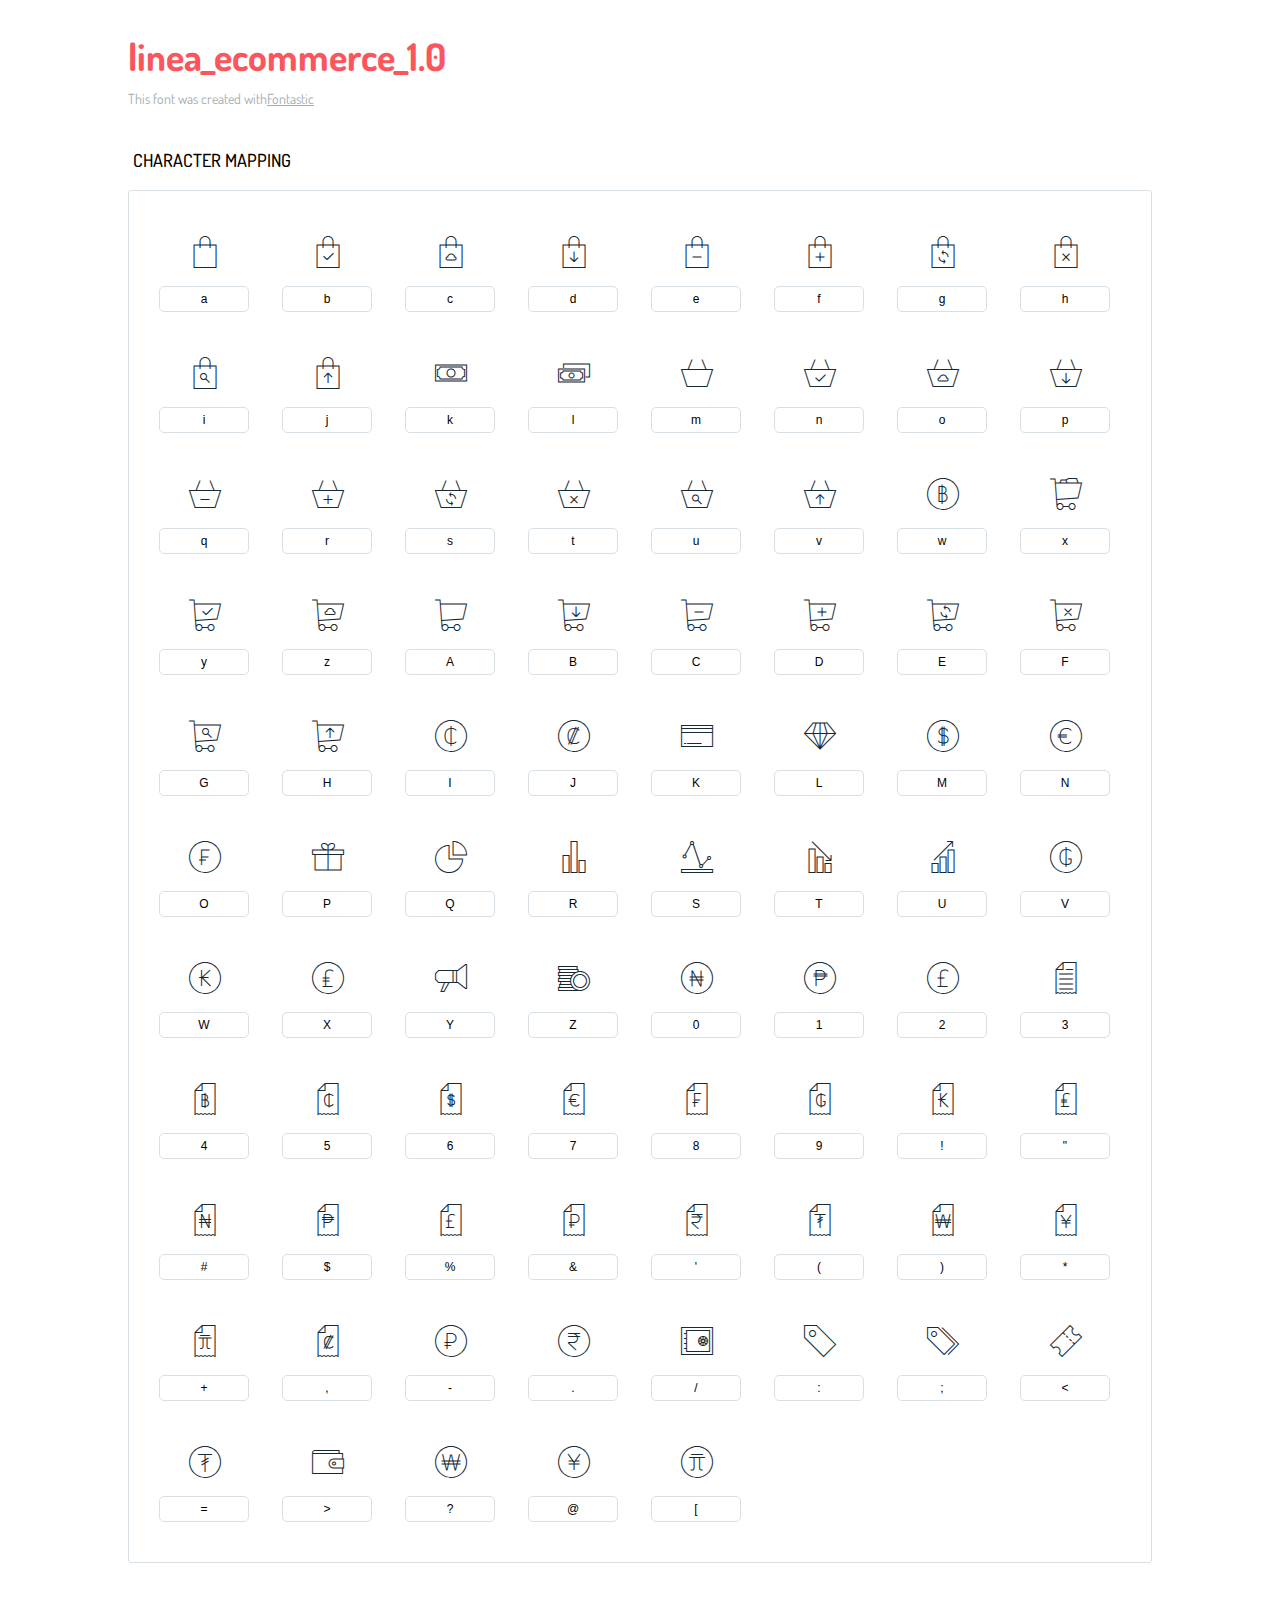
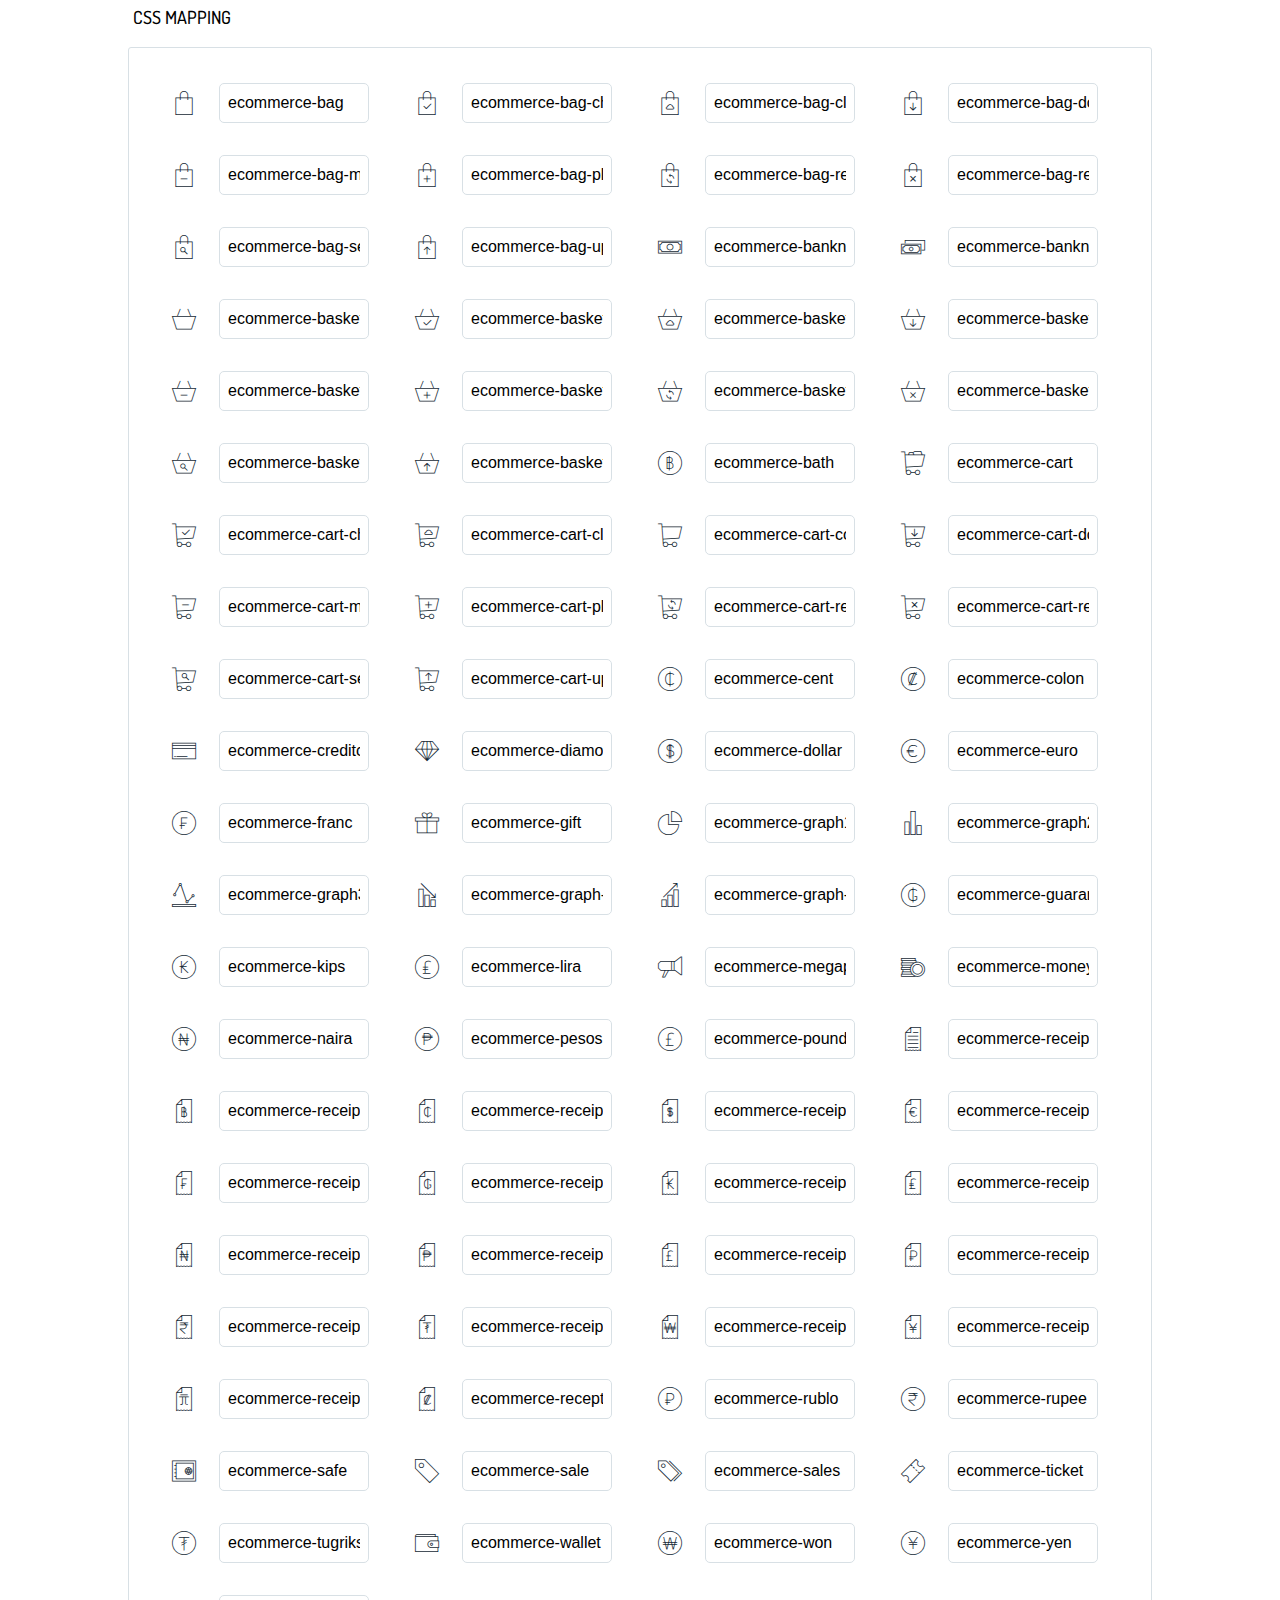
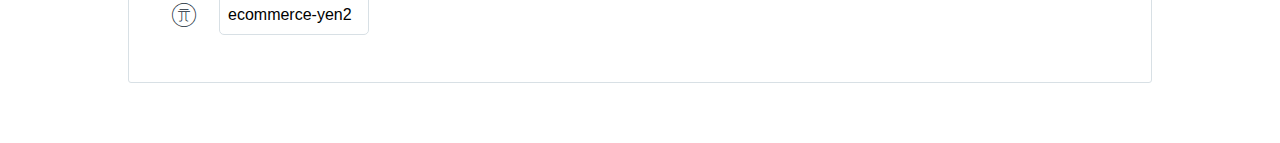
<file: lib/icons/linea/_ecommerce/_ICONFONT/icons-reference.html>
<!DOCTYPE html>
<html lang="en">
  <head>
    <meta charset="utf-8">
    <meta http-equiv="X-UA-Compatible" content="IE=edge,chrome=1">
    <meta name="viewport" content="width=device-width,initial-scale=1">
    <title>Font Reference - linea_ecommerce_1.0</title>
    <link href="http://fonts.googleapis.com/css?family=Dosis:400,500,700" rel="stylesheet" type="text/css">
    <link rel="stylesheet" href="styles.css">
    <style type="text/css">
      html,body,div,span,applet,object,iframe,h1,h2,h3,h4,h5,h6,p,blockquote,pre,a,abbr,acronym,address,big,cite,code,del,dfn,em,img,ins,kbd,q,s,samp,small,strike,strong,sub,sup,tt,var,dl,dt,dd,ol,ul,li,fieldset,form,label,legend,table,caption,tbody,tfoot,thead,tr,th,td{margin:0;padding:0;border:0;outline:0;font-weight:inherit;font-style:inherit;font-family:inherit;font-size:100%;vertical-align:baseline}
body{line-height:1;color:#000;background:#fff}
ol,ul{list-style:none}
table{border-collapse:separate;border-spacing:0;vertical-align:middle}
caption,th,td{text-align:left;font-weight:normal;vertical-align:middle}
a img{border:none}
*{-webkit-box-sizing:border-box;-moz-box-sizing:border-box;box-sizing:border-box}
body{font-family:'Dosis','Tahoma',sans-serif}
.container{margin:15px auto;width:80%}
h1{margin:40px 0 20px;font-weight:700;font-size:38px;line-height:32px;color:#fb565e}
h2{font-size:18px;padding:0 0 21px 5px;margin:45px 0 0 0;text-transform:uppercase;font-weight:500}
.small{font-size:14px;color:#a5adb4;}
.small a{color:#a5adb4;}
.small a:hover{color:#fb565e}
.glyphs.character-mapping{margin:0 0 20px 0;padding:20px 0 20px 30px;color:rgba(0,0,0,0.5);border:1px solid #d8e0e5;-webkit-border-radius:3px;border-radius:3px;}
.glyphs.character-mapping li{margin:0 30px 20px 0;display:inline-block;width:90px}
.glyphs.character-mapping .icon{margin:10px 0 10px 15px;padding:15px;position:relative;width:55px;height:55px;color:#162a36 !important;overflow:hidden;-webkit-border-radius:3px;border-radius:3px;font-size:32px;}
.glyphs.character-mapping .icon svg{fill:#000}
.glyphs.character-mapping input{margin:0;padding:5px 0;line-height:12px;font-size:12px;display:block;width:100%;border:1px solid #d8e0e5;-webkit-border-radius:5px;border-radius:5px;text-align:center;outline:0;}
.glyphs.character-mapping input:focus{border:1px solid #fbde4a;-webkit-box-shadow:inset 0 0 3px #fbde4a;box-shadow:inset 0 0 3px #fbde4a}
.glyphs.character-mapping input:hover{-webkit-box-shadow:inset 0 0 3px #fbde4a;box-shadow:inset 0 0 3px #fbde4a}
.glyphs.css-mapping{margin:0 0 60px 0;padding:30px 0 20px 30px;color:rgba(0,0,0,0.5);border:1px solid #d8e0e5;-webkit-border-radius:3px;border-radius:3px;}
.glyphs.css-mapping li{margin:0 30px 20px 0;padding:0;display:inline-block;overflow:hidden}
.glyphs.css-mapping .icon{margin:0;margin-right:10px;padding:13px;height:50px;width:50px;color:#162a36 !important;overflow:hidden;float:left;font-size:24px}
.glyphs.css-mapping input{margin:0;margin-top:5px;padding:8px;line-height:16px;font-size:16px;display:block;width:150px;height:40px;border:1px solid #d8e0e5;-webkit-border-radius:5px;border-radius:5px;background:#fff;outline:0;float:right;}
.glyphs.css-mapping input:focus{border:1px solid #fbde4a;-webkit-box-shadow:inset 0 0 3px #fbde4a;box-shadow:inset 0 0 3px #fbde4a}
.glyphs.css-mapping input:hover{-webkit-box-shadow:inset 0 0 3px #fbde4a;box-shadow:inset 0 0 3px #fbde4a}

      
    </style>
  </head>
  <body>
    <div class="container">
      <h1>linea_ecommerce_1.0</h1>
      <p class="small">This font was created with<a href="http://fontastic.me/">Fontastic</a></p>
      <h2>Character mapping</h2>
      <ul class="glyphs character-mapping">
        <li>
          <div data-icon="a" class="icon"></div>
          <input type="text" readonly="readonly" value="a">
        </li>
        <li>
          <div data-icon="b" class="icon"></div>
          <input type="text" readonly="readonly" value="b">
        </li>
        <li>
          <div data-icon="c" class="icon"></div>
          <input type="text" readonly="readonly" value="c">
        </li>
        <li>
          <div data-icon="d" class="icon"></div>
          <input type="text" readonly="readonly" value="d">
        </li>
        <li>
          <div data-icon="e" class="icon"></div>
          <input type="text" readonly="readonly" value="e">
        </li>
        <li>
          <div data-icon="f" class="icon"></div>
          <input type="text" readonly="readonly" value="f">
        </li>
        <li>
          <div data-icon="g" class="icon"></div>
          <input type="text" readonly="readonly" value="g">
        </li>
        <li>
          <div data-icon="h" class="icon"></div>
          <input type="text" readonly="readonly" value="h">
        </li>
        <li>
          <div data-icon="i" class="icon"></div>
          <input type="text" readonly="readonly" value="i">
        </li>
        <li>
          <div data-icon="j" class="icon"></div>
          <input type="text" readonly="readonly" value="j">
        </li>
        <li>
          <div data-icon="k" class="icon"></div>
          <input type="text" readonly="readonly" value="k">
        </li>
        <li>
          <div data-icon="l" class="icon"></div>
          <input type="text" readonly="readonly" value="l">
        </li>
        <li>
          <div data-icon="m" class="icon"></div>
          <input type="text" readonly="readonly" value="m">
        </li>
        <li>
          <div data-icon="n" class="icon"></div>
          <input type="text" readonly="readonly" value="n">
        </li>
        <li>
          <div data-icon="o" class="icon"></div>
          <input type="text" readonly="readonly" value="o">
        </li>
        <li>
          <div data-icon="p" class="icon"></div>
          <input type="text" readonly="readonly" value="p">
        </li>
        <li>
          <div data-icon="q" class="icon"></div>
          <input type="text" readonly="readonly" value="q">
        </li>
        <li>
          <div data-icon="r" class="icon"></div>
          <input type="text" readonly="readonly" value="r">
        </li>
        <li>
          <div data-icon="s" class="icon"></div>
          <input type="text" readonly="readonly" value="s">
        </li>
        <li>
          <div data-icon="t" class="icon"></div>
          <input type="text" readonly="readonly" value="t">
        </li>
        <li>
          <div data-icon="u" class="icon"></div>
          <input type="text" readonly="readonly" value="u">
        </li>
        <li>
          <div data-icon="v" class="icon"></div>
          <input type="text" readonly="readonly" value="v">
        </li>
        <li>
          <div data-icon="w" class="icon"></div>
          <input type="text" readonly="readonly" value="w">
        </li>
        <li>
          <div data-icon="x" class="icon"></div>
          <input type="text" readonly="readonly" value="x">
        </li>
        <li>
          <div data-icon="y" class="icon"></div>
          <input type="text" readonly="readonly" value="y">
        </li>
        <li>
          <div data-icon="z" class="icon"></div>
          <input type="text" readonly="readonly" value="z">
        </li>
        <li>
          <div data-icon="A" class="icon"></div>
          <input type="text" readonly="readonly" value="A">
        </li>
        <li>
          <div data-icon="B" class="icon"></div>
          <input type="text" readonly="readonly" value="B">
        </li>
        <li>
          <div data-icon="C" class="icon"></div>
          <input type="text" readonly="readonly" value="C">
        </li>
        <li>
          <div data-icon="D" class="icon"></div>
          <input type="text" readonly="readonly" value="D">
        </li>
        <li>
          <div data-icon="E" class="icon"></div>
          <input type="text" readonly="readonly" value="E">
        </li>
        <li>
          <div data-icon="F" class="icon"></div>
          <input type="text" readonly="readonly" value="F">
        </li>
        <li>
          <div data-icon="G" class="icon"></div>
          <input type="text" readonly="readonly" value="G">
        </li>
        <li>
          <div data-icon="H" class="icon"></div>
          <input type="text" readonly="readonly" value="H">
        </li>
        <li>
          <div data-icon="I" class="icon"></div>
          <input type="text" readonly="readonly" value="I">
        </li>
        <li>
          <div data-icon="J" class="icon"></div>
          <input type="text" readonly="readonly" value="J">
        </li>
        <li>
          <div data-icon="K" class="icon"></div>
          <input type="text" readonly="readonly" value="K">
        </li>
        <li>
          <div data-icon="L" class="icon"></div>
          <input type="text" readonly="readonly" value="L">
        </li>
        <li>
          <div data-icon="M" class="icon"></div>
          <input type="text" readonly="readonly" value="M">
        </li>
        <li>
          <div data-icon="N" class="icon"></div>
          <input type="text" readonly="readonly" value="N">
        </li>
        <li>
          <div data-icon="O" class="icon"></div>
          <input type="text" readonly="readonly" value="O">
        </li>
        <li>
          <div data-icon="P" class="icon"></div>
          <input type="text" readonly="readonly" value="P">
        </li>
        <li>
          <div data-icon="Q" class="icon"></div>
          <input type="text" readonly="readonly" value="Q">
        </li>
        <li>
          <div data-icon="R" class="icon"></div>
          <input type="text" readonly="readonly" value="R">
        </li>
        <li>
          <div data-icon="S" class="icon"></div>
          <input type="text" readonly="readonly" value="S">
        </li>
        <li>
          <div data-icon="T" class="icon"></div>
          <input type="text" readonly="readonly" value="T">
        </li>
        <li>
          <div data-icon="U" class="icon"></div>
          <input type="text" readonly="readonly" value="U">
        </li>
        <li>
          <div data-icon="V" class="icon"></div>
          <input type="text" readonly="readonly" value="V">
        </li>
        <li>
          <div data-icon="W" class="icon"></div>
          <input type="text" readonly="readonly" value="W">
        </li>
        <li>
          <div data-icon="X" class="icon"></div>
          <input type="text" readonly="readonly" value="X">
        </li>
        <li>
          <div data-icon="Y" class="icon"></div>
          <input type="text" readonly="readonly" value="Y">
        </li>
        <li>
          <div data-icon="Z" class="icon"></div>
          <input type="text" readonly="readonly" value="Z">
        </li>
        <li>
          <div data-icon="0" class="icon"></div>
          <input type="text" readonly="readonly" value="0">
        </li>
        <li>
          <div data-icon="1" class="icon"></div>
          <input type="text" readonly="readonly" value="1">
        </li>
        <li>
          <div data-icon="2" class="icon"></div>
          <input type="text" readonly="readonly" value="2">
        </li>
        <li>
          <div data-icon="3" class="icon"></div>
          <input type="text" readonly="readonly" value="3">
        </li>
        <li>
          <div data-icon="4" class="icon"></div>
          <input type="text" readonly="readonly" value="4">
        </li>
        <li>
          <div data-icon="5" class="icon"></div>
          <input type="text" readonly="readonly" value="5">
        </li>
        <li>
          <div data-icon="6" class="icon"></div>
          <input type="text" readonly="readonly" value="6">
        </li>
        <li>
          <div data-icon="7" class="icon"></div>
          <input type="text" readonly="readonly" value="7">
        </li>
        <li>
          <div data-icon="8" class="icon"></div>
          <input type="text" readonly="readonly" value="8">
        </li>
        <li>
          <div data-icon="9" class="icon"></div>
          <input type="text" readonly="readonly" value="9">
        </li>
        <li>
          <div data-icon="!" class="icon"></div>
          <input type="text" readonly="readonly" value="!">
        </li>
        <li>
          <div data-icon="&#34;" class="icon"></div>
          <input type="text" readonly="readonly" value="&quot;">
        </li>
        <li>
          <div data-icon="#" class="icon"></div>
          <input type="text" readonly="readonly" value="#">
        </li>
        <li>
          <div data-icon="$" class="icon"></div>
          <input type="text" readonly="readonly" value="$">
        </li>
        <li>
          <div data-icon="%" class="icon"></div>
          <input type="text" readonly="readonly" value="%">
        </li>
        <li>
          <div data-icon="&" class="icon"></div>
          <input type="text" readonly="readonly" value="&amp;">
        </li>
        <li>
          <div data-icon="'" class="icon"></div>
          <input type="text" readonly="readonly" value="&#39;">
        </li>
        <li>
          <div data-icon="(" class="icon"></div>
          <input type="text" readonly="readonly" value="(">
        </li>
        <li>
          <div data-icon=")" class="icon"></div>
          <input type="text" readonly="readonly" value=")">
        </li>
        <li>
          <div data-icon="*" class="icon"></div>
          <input type="text" readonly="readonly" value="*">
        </li>
        <li>
          <div data-icon="+" class="icon"></div>
          <input type="text" readonly="readonly" value="+">
        </li>
        <li>
          <div data-icon="," class="icon"></div>
          <input type="text" readonly="readonly" value=",">
        </li>
        <li>
          <div data-icon="-" class="icon"></div>
          <input type="text" readonly="readonly" value="-">
        </li>
        <li>
          <div data-icon="." class="icon"></div>
          <input type="text" readonly="readonly" value=".">
        </li>
        <li>
          <div data-icon="/" class="icon"></div>
          <input type="text" readonly="readonly" value="/">
        </li>
        <li>
          <div data-icon=":" class="icon"></div>
          <input type="text" readonly="readonly" value=":">
        </li>
        <li>
          <div data-icon=";" class="icon"></div>
          <input type="text" readonly="readonly" value=";">
        </li>
        <li>
          <div data-icon="<" class="icon"></div>
          <input type="text" readonly="readonly" value="&lt;">
        </li>
        <li>
          <div data-icon="=" class="icon"></div>
          <input type="text" readonly="readonly" value="=">
        </li>
        <li>
          <div data-icon=">" class="icon"></div>
          <input type="text" readonly="readonly" value="&gt;">
        </li>
        <li>
          <div data-icon="?" class="icon"></div>
          <input type="text" readonly="readonly" value="?">
        </li>
        <li>
          <div data-icon="@" class="icon"></div>
          <input type="text" readonly="readonly" value="@">
        </li>
        <li>
          <div data-icon="[" class="icon"></div>
          <input type="text" readonly="readonly" value="[">
        </li>
      </ul>
      <h2>CSS mapping</h2>
      <ul class="glyphs css-mapping">
        <li>
          <div class="icon icon-ecommerce-bag"></div>
          <input type="text" readonly="readonly" value="ecommerce-bag">
        </li>
        <li>
          <div class="icon icon-ecommerce-bag-check"></div>
          <input type="text" readonly="readonly" value="ecommerce-bag-check">
        </li>
        <li>
          <div class="icon icon-ecommerce-bag-cloud"></div>
          <input type="text" readonly="readonly" value="ecommerce-bag-cloud">
        </li>
        <li>
          <div class="icon icon-ecommerce-bag-download"></div>
          <input type="text" readonly="readonly" value="ecommerce-bag-download">
        </li>
        <li>
          <div class="icon icon-ecommerce-bag-minus"></div>
          <input type="text" readonly="readonly" value="ecommerce-bag-minus">
        </li>
        <li>
          <div class="icon icon-ecommerce-bag-plus"></div>
          <input type="text" readonly="readonly" value="ecommerce-bag-plus">
        </li>
        <li>
          <div class="icon icon-ecommerce-bag-refresh"></div>
          <input type="text" readonly="readonly" value="ecommerce-bag-refresh">
        </li>
        <li>
          <div class="icon icon-ecommerce-bag-remove"></div>
          <input type="text" readonly="readonly" value="ecommerce-bag-remove">
        </li>
        <li>
          <div class="icon icon-ecommerce-bag-search"></div>
          <input type="text" readonly="readonly" value="ecommerce-bag-search">
        </li>
        <li>
          <div class="icon icon-ecommerce-bag-upload"></div>
          <input type="text" readonly="readonly" value="ecommerce-bag-upload">
        </li>
        <li>
          <div class="icon icon-ecommerce-banknote"></div>
          <input type="text" readonly="readonly" value="ecommerce-banknote">
        </li>
        <li>
          <div class="icon icon-ecommerce-banknotes"></div>
          <input type="text" readonly="readonly" value="ecommerce-banknotes">
        </li>
        <li>
          <div class="icon icon-ecommerce-basket"></div>
          <input type="text" readonly="readonly" value="ecommerce-basket">
        </li>
        <li>
          <div class="icon icon-ecommerce-basket-check"></div>
          <input type="text" readonly="readonly" value="ecommerce-basket-check">
        </li>
        <li>
          <div class="icon icon-ecommerce-basket-cloud"></div>
          <input type="text" readonly="readonly" value="ecommerce-basket-cloud">
        </li>
        <li>
          <div class="icon icon-ecommerce-basket-download"></div>
          <input type="text" readonly="readonly" value="ecommerce-basket-download">
        </li>
        <li>
          <div class="icon icon-ecommerce-basket-minus"></div>
          <input type="text" readonly="readonly" value="ecommerce-basket-minus">
        </li>
        <li>
          <div class="icon icon-ecommerce-basket-plus"></div>
          <input type="text" readonly="readonly" value="ecommerce-basket-plus">
        </li>
        <li>
          <div class="icon icon-ecommerce-basket-refresh"></div>
          <input type="text" readonly="readonly" value="ecommerce-basket-refresh">
        </li>
        <li>
          <div class="icon icon-ecommerce-basket-remove"></div>
          <input type="text" readonly="readonly" value="ecommerce-basket-remove">
        </li>
        <li>
          <div class="icon icon-ecommerce-basket-search"></div>
          <input type="text" readonly="readonly" value="ecommerce-basket-search">
        </li>
        <li>
          <div class="icon icon-ecommerce-basket-upload"></div>
          <input type="text" readonly="readonly" value="ecommerce-basket-upload">
        </li>
        <li>
          <div class="icon icon-ecommerce-bath"></div>
          <input type="text" readonly="readonly" value="ecommerce-bath">
        </li>
        <li>
          <div class="icon icon-ecommerce-cart"></div>
          <input type="text" readonly="readonly" value="ecommerce-cart">
        </li>
        <li>
          <div class="icon icon-ecommerce-cart-check"></div>
          <input type="text" readonly="readonly" value="ecommerce-cart-check">
        </li>
        <li>
          <div class="icon icon-ecommerce-cart-cloud"></div>
          <input type="text" readonly="readonly" value="ecommerce-cart-cloud">
        </li>
        <li>
          <div class="icon icon-ecommerce-cart-content"></div>
          <input type="text" readonly="readonly" value="ecommerce-cart-content">
        </li>
        <li>
          <div class="icon icon-ecommerce-cart-download"></div>
          <input type="text" readonly="readonly" value="ecommerce-cart-download">
        </li>
        <li>
          <div class="icon icon-ecommerce-cart-minus"></div>
          <input type="text" readonly="readonly" value="ecommerce-cart-minus">
        </li>
        <li>
          <div class="icon icon-ecommerce-cart-plus"></div>
          <input type="text" readonly="readonly" value="ecommerce-cart-plus">
        </li>
        <li>
          <div class="icon icon-ecommerce-cart-refresh"></div>
          <input type="text" readonly="readonly" value="ecommerce-cart-refresh">
        </li>
        <li>
          <div class="icon icon-ecommerce-cart-remove"></div>
          <input type="text" readonly="readonly" value="ecommerce-cart-remove">
        </li>
        <li>
          <div class="icon icon-ecommerce-cart-search"></div>
          <input type="text" readonly="readonly" value="ecommerce-cart-search">
        </li>
        <li>
          <div class="icon icon-ecommerce-cart-upload"></div>
          <input type="text" readonly="readonly" value="ecommerce-cart-upload">
        </li>
        <li>
          <div class="icon icon-ecommerce-cent"></div>
          <input type="text" readonly="readonly" value="ecommerce-cent">
        </li>
        <li>
          <div class="icon icon-ecommerce-colon"></div>
          <input type="text" readonly="readonly" value="ecommerce-colon">
        </li>
        <li>
          <div class="icon icon-ecommerce-creditcard"></div>
          <input type="text" readonly="readonly" value="ecommerce-creditcard">
        </li>
        <li>
          <div class="icon icon-ecommerce-diamond"></div>
          <input type="text" readonly="readonly" value="ecommerce-diamond">
        </li>
        <li>
          <div class="icon icon-ecommerce-dollar"></div>
          <input type="text" readonly="readonly" value="ecommerce-dollar">
        </li>
        <li>
          <div class="icon icon-ecommerce-euro"></div>
          <input type="text" readonly="readonly" value="ecommerce-euro">
        </li>
        <li>
          <div class="icon icon-ecommerce-franc"></div>
          <input type="text" readonly="readonly" value="ecommerce-franc">
        </li>
        <li>
          <div class="icon icon-ecommerce-gift"></div>
          <input type="text" readonly="readonly" value="ecommerce-gift">
        </li>
        <li>
          <div class="icon icon-ecommerce-graph1"></div>
          <input type="text" readonly="readonly" value="ecommerce-graph1">
        </li>
        <li>
          <div class="icon icon-ecommerce-graph2"></div>
          <input type="text" readonly="readonly" value="ecommerce-graph2">
        </li>
        <li>
          <div class="icon icon-ecommerce-graph3"></div>
          <input type="text" readonly="readonly" value="ecommerce-graph3">
        </li>
        <li>
          <div class="icon icon-ecommerce-graph-decrease"></div>
          <input type="text" readonly="readonly" value="ecommerce-graph-decrease">
        </li>
        <li>
          <div class="icon icon-ecommerce-graph-increase"></div>
          <input type="text" readonly="readonly" value="ecommerce-graph-increase">
        </li>
        <li>
          <div class="icon icon-ecommerce-guarani"></div>
          <input type="text" readonly="readonly" value="ecommerce-guarani">
        </li>
        <li>
          <div class="icon icon-ecommerce-kips"></div>
          <input type="text" readonly="readonly" value="ecommerce-kips">
        </li>
        <li>
          <div class="icon icon-ecommerce-lira"></div>
          <input type="text" readonly="readonly" value="ecommerce-lira">
        </li>
        <li>
          <div class="icon icon-ecommerce-megaphone"></div>
          <input type="text" readonly="readonly" value="ecommerce-megaphone">
        </li>
        <li>
          <div class="icon icon-ecommerce-money"></div>
          <input type="text" readonly="readonly" value="ecommerce-money">
        </li>
        <li>
          <div class="icon icon-ecommerce-naira"></div>
          <input type="text" readonly="readonly" value="ecommerce-naira">
        </li>
        <li>
          <div class="icon icon-ecommerce-pesos"></div>
          <input type="text" readonly="readonly" value="ecommerce-pesos">
        </li>
        <li>
          <div class="icon icon-ecommerce-pound"></div>
          <input type="text" readonly="readonly" value="ecommerce-pound">
        </li>
        <li>
          <div class="icon icon-ecommerce-receipt"></div>
          <input type="text" readonly="readonly" value="ecommerce-receipt">
        </li>
        <li>
          <div class="icon icon-ecommerce-receipt-bath"></div>
          <input type="text" readonly="readonly" value="ecommerce-receipt-bath">
        </li>
        <li>
          <div class="icon icon-ecommerce-receipt-cent"></div>
          <input type="text" readonly="readonly" value="ecommerce-receipt-cent">
        </li>
        <li>
          <div class="icon icon-ecommerce-receipt-dollar"></div>
          <input type="text" readonly="readonly" value="ecommerce-receipt-dollar">
        </li>
        <li>
          <div class="icon icon-ecommerce-receipt-euro"></div>
          <input type="text" readonly="readonly" value="ecommerce-receipt-euro">
        </li>
        <li>
          <div class="icon icon-ecommerce-receipt-franc"></div>
          <input type="text" readonly="readonly" value="ecommerce-receipt-franc">
        </li>
        <li>
          <div class="icon icon-ecommerce-receipt-guarani"></div>
          <input type="text" readonly="readonly" value="ecommerce-receipt-guarani">
        </li>
        <li>
          <div class="icon icon-ecommerce-receipt-kips"></div>
          <input type="text" readonly="readonly" value="ecommerce-receipt-kips">
        </li>
        <li>
          <div class="icon icon-ecommerce-receipt-lira"></div>
          <input type="text" readonly="readonly" value="ecommerce-receipt-lira">
        </li>
        <li>
          <div class="icon icon-ecommerce-receipt-naira"></div>
          <input type="text" readonly="readonly" value="ecommerce-receipt-naira">
        </li>
        <li>
          <div class="icon icon-ecommerce-receipt-pesos"></div>
          <input type="text" readonly="readonly" value="ecommerce-receipt-pesos">
        </li>
        <li>
          <div class="icon icon-ecommerce-receipt-pound"></div>
          <input type="text" readonly="readonly" value="ecommerce-receipt-pound">
        </li>
        <li>
          <div class="icon icon-ecommerce-receipt-rublo"></div>
          <input type="text" readonly="readonly" value="ecommerce-receipt-rublo">
        </li>
        <li>
          <div class="icon icon-ecommerce-receipt-rupee"></div>
          <input type="text" readonly="readonly" value="ecommerce-receipt-rupee">
        </li>
        <li>
          <div class="icon icon-ecommerce-receipt-tugrik"></div>
          <input type="text" readonly="readonly" value="ecommerce-receipt-tugrik">
        </li>
        <li>
          <div class="icon icon-ecommerce-receipt-won"></div>
          <input type="text" readonly="readonly" value="ecommerce-receipt-won">
        </li>
        <li>
          <div class="icon icon-ecommerce-receipt-yen"></div>
          <input type="text" readonly="readonly" value="ecommerce-receipt-yen">
        </li>
        <li>
          <div class="icon icon-ecommerce-receipt-yen2"></div>
          <input type="text" readonly="readonly" value="ecommerce-receipt-yen2">
        </li>
        <li>
          <div class="icon icon-ecommerce-recept-colon"></div>
          <input type="text" readonly="readonly" value="ecommerce-recept-colon">
        </li>
        <li>
          <div class="icon icon-ecommerce-rublo"></div>
          <input type="text" readonly="readonly" value="ecommerce-rublo">
        </li>
        <li>
          <div class="icon icon-ecommerce-rupee"></div>
          <input type="text" readonly="readonly" value="ecommerce-rupee">
        </li>
        <li>
          <div class="icon icon-ecommerce-safe"></div>
          <input type="text" readonly="readonly" value="ecommerce-safe">
        </li>
        <li>
          <div class="icon icon-ecommerce-sale"></div>
          <input type="text" readonly="readonly" value="ecommerce-sale">
        </li>
        <li>
          <div class="icon icon-ecommerce-sales"></div>
          <input type="text" readonly="readonly" value="ecommerce-sales">
        </li>
        <li>
          <div class="icon icon-ecommerce-ticket"></div>
          <input type="text" readonly="readonly" value="ecommerce-ticket">
        </li>
        <li>
          <div class="icon icon-ecommerce-tugriks"></div>
          <input type="text" readonly="readonly" value="ecommerce-tugriks">
        </li>
        <li>
          <div class="icon icon-ecommerce-wallet"></div>
          <input type="text" readonly="readonly" value="ecommerce-wallet">
        </li>
        <li>
          <div class="icon icon-ecommerce-won"></div>
          <input type="text" readonly="readonly" value="ecommerce-won">
        </li>
        <li>
          <div class="icon icon-ecommerce-yen"></div>
          <input type="text" readonly="readonly" value="ecommerce-yen">
        </li>
        <li>
          <div class="icon icon-ecommerce-yen2"></div>
          <input type="text" readonly="readonly" value="ecommerce-yen2">
        </li>
      </ul>
    </div><script type="text/javascript">
(function() {
  var glyphs, _i, _len, _ref;

  _ref = document.getElementsByClassName('glyphs');
  for (_i = 0, _len = _ref.length; _i < _len; _i++) {
    glyphs = _ref[_i];
    glyphs.addEventListener('click', function(event) {
      if (event.target.tagName === 'INPUT') {
        return event.target.select();
      }
    });
  }

}).call(this);
</script>
  </body>
</html>
</file>
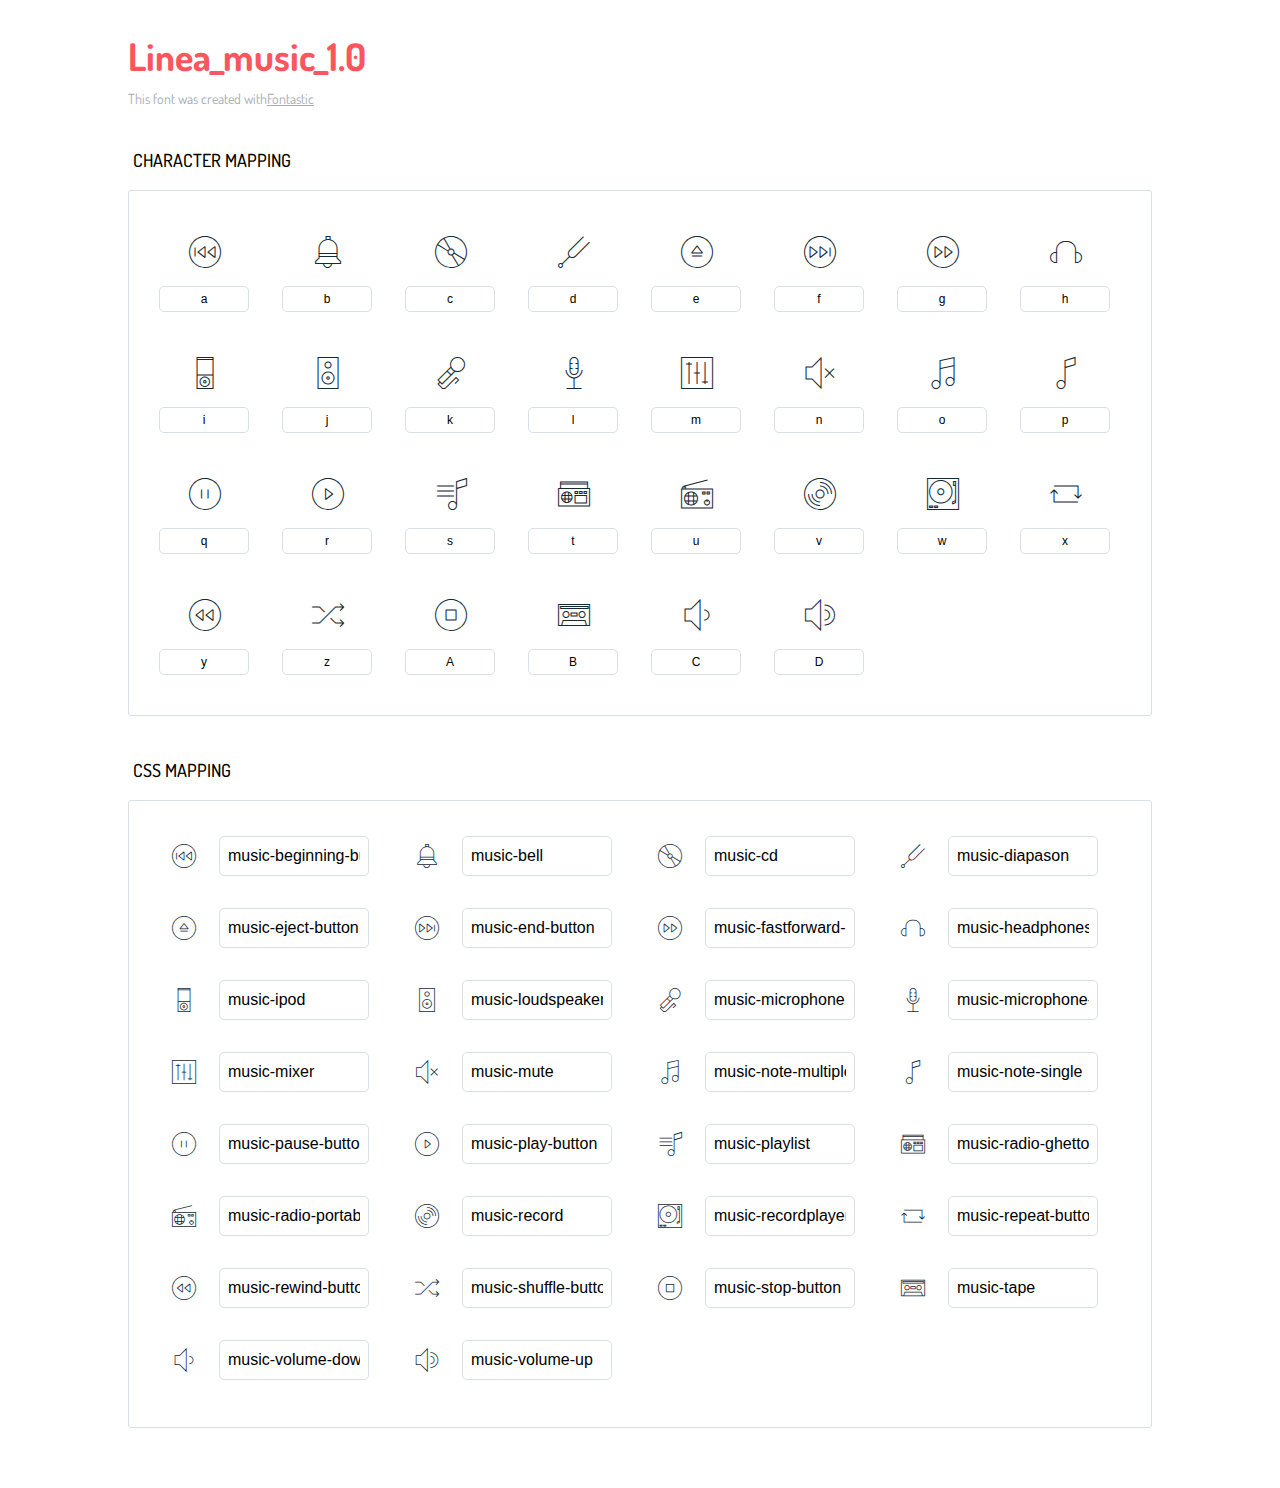
<file: lib/icons/linea/_music/_ICONFONT/icons-reference.html>
<!DOCTYPE html>
<html lang="en">
  <head>
    <meta charset="utf-8">
    <meta http-equiv="X-UA-Compatible" content="IE=edge,chrome=1">
    <meta name="viewport" content="width=device-width,initial-scale=1">
    <title>Font Reference - Linea_music_1.0</title>
    <link href="http://fonts.googleapis.com/css?family=Dosis:400,500,700" rel="stylesheet" type="text/css">
    <link rel="stylesheet" href="styles.css">
    <style type="text/css">
      html,body,div,span,applet,object,iframe,h1,h2,h3,h4,h5,h6,p,blockquote,pre,a,abbr,acronym,address,big,cite,code,del,dfn,em,img,ins,kbd,q,s,samp,small,strike,strong,sub,sup,tt,var,dl,dt,dd,ol,ul,li,fieldset,form,label,legend,table,caption,tbody,tfoot,thead,tr,th,td{margin:0;padding:0;border:0;outline:0;font-weight:inherit;font-style:inherit;font-family:inherit;font-size:100%;vertical-align:baseline}
body{line-height:1;color:#000;background:#fff}
ol,ul{list-style:none}
table{border-collapse:separate;border-spacing:0;vertical-align:middle}
caption,th,td{text-align:left;font-weight:normal;vertical-align:middle}
a img{border:none}
*{-webkit-box-sizing:border-box;-moz-box-sizing:border-box;box-sizing:border-box}
body{font-family:'Dosis','Tahoma',sans-serif}
.container{margin:15px auto;width:80%}
h1{margin:40px 0 20px;font-weight:700;font-size:38px;line-height:32px;color:#fb565e}
h2{font-size:18px;padding:0 0 21px 5px;margin:45px 0 0 0;text-transform:uppercase;font-weight:500}
.small{font-size:14px;color:#a5adb4;}
.small a{color:#a5adb4;}
.small a:hover{color:#fb565e}
.glyphs.character-mapping{margin:0 0 20px 0;padding:20px 0 20px 30px;color:rgba(0,0,0,0.5);border:1px solid #d8e0e5;-webkit-border-radius:3px;border-radius:3px;}
.glyphs.character-mapping li{margin:0 30px 20px 0;display:inline-block;width:90px}
.glyphs.character-mapping .icon{margin:10px 0 10px 15px;padding:15px;position:relative;width:55px;height:55px;color:#162a36 !important;overflow:hidden;-webkit-border-radius:3px;border-radius:3px;font-size:32px;}
.glyphs.character-mapping .icon svg{fill:#000}
.glyphs.character-mapping input{margin:0;padding:5px 0;line-height:12px;font-size:12px;display:block;width:100%;border:1px solid #d8e0e5;-webkit-border-radius:5px;border-radius:5px;text-align:center;outline:0;}
.glyphs.character-mapping input:focus{border:1px solid #fbde4a;-webkit-box-shadow:inset 0 0 3px #fbde4a;box-shadow:inset 0 0 3px #fbde4a}
.glyphs.character-mapping input:hover{-webkit-box-shadow:inset 0 0 3px #fbde4a;box-shadow:inset 0 0 3px #fbde4a}
.glyphs.css-mapping{margin:0 0 60px 0;padding:30px 0 20px 30px;color:rgba(0,0,0,0.5);border:1px solid #d8e0e5;-webkit-border-radius:3px;border-radius:3px;}
.glyphs.css-mapping li{margin:0 30px 20px 0;padding:0;display:inline-block;overflow:hidden}
.glyphs.css-mapping .icon{margin:0;margin-right:10px;padding:13px;height:50px;width:50px;color:#162a36 !important;overflow:hidden;float:left;font-size:24px}
.glyphs.css-mapping input{margin:0;margin-top:5px;padding:8px;line-height:16px;font-size:16px;display:block;width:150px;height:40px;border:1px solid #d8e0e5;-webkit-border-radius:5px;border-radius:5px;background:#fff;outline:0;float:right;}
.glyphs.css-mapping input:focus{border:1px solid #fbde4a;-webkit-box-shadow:inset 0 0 3px #fbde4a;box-shadow:inset 0 0 3px #fbde4a}
.glyphs.css-mapping input:hover{-webkit-box-shadow:inset 0 0 3px #fbde4a;box-shadow:inset 0 0 3px #fbde4a}

      
    </style>
  </head>
  <body>
    <div class="container">
      <h1>Linea_music_1.0</h1>
      <p class="small">This font was created with<a href="http://fontastic.me/">Fontastic</a></p>
      <h2>Character mapping</h2>
      <ul class="glyphs character-mapping">
        <li>
          <div data-icon="a" class="icon"></div>
          <input type="text" readonly="readonly" value="a">
        </li>
        <li>
          <div data-icon="b" class="icon"></div>
          <input type="text" readonly="readonly" value="b">
        </li>
        <li>
          <div data-icon="c" class="icon"></div>
          <input type="text" readonly="readonly" value="c">
        </li>
        <li>
          <div data-icon="d" class="icon"></div>
          <input type="text" readonly="readonly" value="d">
        </li>
        <li>
          <div data-icon="e" class="icon"></div>
          <input type="text" readonly="readonly" value="e">
        </li>
        <li>
          <div data-icon="f" class="icon"></div>
          <input type="text" readonly="readonly" value="f">
        </li>
        <li>
          <div data-icon="g" class="icon"></div>
          <input type="text" readonly="readonly" value="g">
        </li>
        <li>
          <div data-icon="h" class="icon"></div>
          <input type="text" readonly="readonly" value="h">
        </li>
        <li>
          <div data-icon="i" class="icon"></div>
          <input type="text" readonly="readonly" value="i">
        </li>
        <li>
          <div data-icon="j" class="icon"></div>
          <input type="text" readonly="readonly" value="j">
        </li>
        <li>
          <div data-icon="k" class="icon"></div>
          <input type="text" readonly="readonly" value="k">
        </li>
        <li>
          <div data-icon="l" class="icon"></div>
          <input type="text" readonly="readonly" value="l">
        </li>
        <li>
          <div data-icon="m" class="icon"></div>
          <input type="text" readonly="readonly" value="m">
        </li>
        <li>
          <div data-icon="n" class="icon"></div>
          <input type="text" readonly="readonly" value="n">
        </li>
        <li>
          <div data-icon="o" class="icon"></div>
          <input type="text" readonly="readonly" value="o">
        </li>
        <li>
          <div data-icon="p" class="icon"></div>
          <input type="text" readonly="readonly" value="p">
        </li>
        <li>
          <div data-icon="q" class="icon"></div>
          <input type="text" readonly="readonly" value="q">
        </li>
        <li>
          <div data-icon="r" class="icon"></div>
          <input type="text" readonly="readonly" value="r">
        </li>
        <li>
          <div data-icon="s" class="icon"></div>
          <input type="text" readonly="readonly" value="s">
        </li>
        <li>
          <div data-icon="t" class="icon"></div>
          <input type="text" readonly="readonly" value="t">
        </li>
        <li>
          <div data-icon="u" class="icon"></div>
          <input type="text" readonly="readonly" value="u">
        </li>
        <li>
          <div data-icon="v" class="icon"></div>
          <input type="text" readonly="readonly" value="v">
        </li>
        <li>
          <div data-icon="w" class="icon"></div>
          <input type="text" readonly="readonly" value="w">
        </li>
        <li>
          <div data-icon="x" class="icon"></div>
          <input type="text" readonly="readonly" value="x">
        </li>
        <li>
          <div data-icon="y" class="icon"></div>
          <input type="text" readonly="readonly" value="y">
        </li>
        <li>
          <div data-icon="z" class="icon"></div>
          <input type="text" readonly="readonly" value="z">
        </li>
        <li>
          <div data-icon="A" class="icon"></div>
          <input type="text" readonly="readonly" value="A">
        </li>
        <li>
          <div data-icon="B" class="icon"></div>
          <input type="text" readonly="readonly" value="B">
        </li>
        <li>
          <div data-icon="C" class="icon"></div>
          <input type="text" readonly="readonly" value="C">
        </li>
        <li>
          <div data-icon="D" class="icon"></div>
          <input type="text" readonly="readonly" value="D">
        </li>
      </ul>
      <h2>CSS mapping</h2>
      <ul class="glyphs css-mapping">
        <li>
          <div class="icon icon-music-beginning-button"></div>
          <input type="text" readonly="readonly" value="music-beginning-button">
        </li>
        <li>
          <div class="icon icon-music-bell"></div>
          <input type="text" readonly="readonly" value="music-bell">
        </li>
        <li>
          <div class="icon icon-music-cd"></div>
          <input type="text" readonly="readonly" value="music-cd">
        </li>
        <li>
          <div class="icon icon-music-diapason"></div>
          <input type="text" readonly="readonly" value="music-diapason">
        </li>
        <li>
          <div class="icon icon-music-eject-button"></div>
          <input type="text" readonly="readonly" value="music-eject-button">
        </li>
        <li>
          <div class="icon icon-music-end-button"></div>
          <input type="text" readonly="readonly" value="music-end-button">
        </li>
        <li>
          <div class="icon icon-music-fastforward-button"></div>
          <input type="text" readonly="readonly" value="music-fastforward-button">
        </li>
        <li>
          <div class="icon icon-music-headphones"></div>
          <input type="text" readonly="readonly" value="music-headphones">
        </li>
        <li>
          <div class="icon icon-music-ipod"></div>
          <input type="text" readonly="readonly" value="music-ipod">
        </li>
        <li>
          <div class="icon icon-music-loudspeaker"></div>
          <input type="text" readonly="readonly" value="music-loudspeaker">
        </li>
        <li>
          <div class="icon icon-music-microphone"></div>
          <input type="text" readonly="readonly" value="music-microphone">
        </li>
        <li>
          <div class="icon icon-music-microphone-old"></div>
          <input type="text" readonly="readonly" value="music-microphone-old">
        </li>
        <li>
          <div class="icon icon-music-mixer"></div>
          <input type="text" readonly="readonly" value="music-mixer">
        </li>
        <li>
          <div class="icon icon-music-mute"></div>
          <input type="text" readonly="readonly" value="music-mute">
        </li>
        <li>
          <div class="icon icon-music-note-multiple"></div>
          <input type="text" readonly="readonly" value="music-note-multiple">
        </li>
        <li>
          <div class="icon icon-music-note-single"></div>
          <input type="text" readonly="readonly" value="music-note-single">
        </li>
        <li>
          <div class="icon icon-music-pause-button"></div>
          <input type="text" readonly="readonly" value="music-pause-button">
        </li>
        <li>
          <div class="icon icon-music-play-button"></div>
          <input type="text" readonly="readonly" value="music-play-button">
        </li>
        <li>
          <div class="icon icon-music-playlist"></div>
          <input type="text" readonly="readonly" value="music-playlist">
        </li>
        <li>
          <div class="icon icon-music-radio-ghettoblaster"></div>
          <input type="text" readonly="readonly" value="music-radio-ghettoblaster">
        </li>
        <li>
          <div class="icon icon-music-radio-portable"></div>
          <input type="text" readonly="readonly" value="music-radio-portable">
        </li>
        <li>
          <div class="icon icon-music-record"></div>
          <input type="text" readonly="readonly" value="music-record">
        </li>
        <li>
          <div class="icon icon-music-recordplayer"></div>
          <input type="text" readonly="readonly" value="music-recordplayer">
        </li>
        <li>
          <div class="icon icon-music-repeat-button"></div>
          <input type="text" readonly="readonly" value="music-repeat-button">
        </li>
        <li>
          <div class="icon icon-music-rewind-button"></div>
          <input type="text" readonly="readonly" value="music-rewind-button">
        </li>
        <li>
          <div class="icon icon-music-shuffle-button"></div>
          <input type="text" readonly="readonly" value="music-shuffle-button">
        </li>
        <li>
          <div class="icon icon-music-stop-button"></div>
          <input type="text" readonly="readonly" value="music-stop-button">
        </li>
        <li>
          <div class="icon icon-music-tape"></div>
          <input type="text" readonly="readonly" value="music-tape">
        </li>
        <li>
          <div class="icon icon-music-volume-down"></div>
          <input type="text" readonly="readonly" value="music-volume-down">
        </li>
        <li>
          <div class="icon icon-music-volume-up"></div>
          <input type="text" readonly="readonly" value="music-volume-up">
        </li>
      </ul>
    </div><script type="text/javascript">
(function() {
  var glyphs, _i, _len, _ref;

  _ref = document.getElementsByClassName('glyphs');
  for (_i = 0, _len = _ref.length; _i < _len; _i++) {
    glyphs = _ref[_i];
    glyphs.addEventListener('click', function(event) {
      if (event.target.tagName === 'INPUT') {
        return event.target.select();
      }
    });
  }

}).call(this);
</script>
  </body>
</html>
</file>
<file: lib/aYin/aYin.css>
@charset "utf-8";

/*webkit核心浏览器滚动条设置*/
/*
::-webkit-scrollbar{width: 10px;height:10px;}
::-webkit-scrollbar-track{border-radius: 0px;background: rgba(0,0,0,0.1);}
::-webkit-scrollbar-thumb{border-radius: 5px;background: rgba(0,0,0,0.2);}
::-webkit-scrollbar-thumb:hover{border-radius: 5px;background: rgba(0,0,0,0.4);}
*/
</file>
<file: lib/icons/Linearicons-Free/demo-files/demo.css>
body {
	padding: 0;
	margin: 0;
	font-family: sans-serif;
	font-size: 1em;
	line-height: 1.5;
	color: #555;
	background: #fff;
}
h1 {
	font-size: 1.5em;
	font-weight: normal;
}
small {
	font-size: .66666667em;
}
a {
	color: #e74c3c;
	text-decoration: none;
}
a:hover, a:focus {
	box-shadow: 0 1px #e74c3c;
}
.bshadow0, input {
	box-shadow: inset 0 -2px #e7e7e7;
}
input:hover {
	box-shadow: inset 0 -2px #ccc;
}
input, fieldset {
	font-size: 1em;
	margin: 0;
	padding: 0;
	border: 0;
}
input {
	color: inherit;
	line-height: 1.5;
	height: 1.5em;
	padding: .25em 0;
}
input:focus {
	outline: none;
	box-shadow: inset 0 -2px #449fdb;
}
.glyph {
	font-size: 16px;
	width: 15em;
	padding-bottom: 1em;
	margin-right: 4em;
	margin-bottom: 1em;
	float: left;
	overflow: hidden;
}
.liga {
	width: 80%;
	width: calc(100% - 2.5em);
}
.talign-right {
	text-align: right;
}
.talign-center {
	text-align: center;
}
.bgc1 {
	background: #f1f1f1;
}
.fgc1 {
	color: #999;
}
.fgc0 {
	color: #000;
}
p {
	margin-top: 1em;
	margin-bottom: 1em;
}
.mvm {
	margin-top: .75em;
	margin-bottom: .75em;
}
.mtn {
	margin-top: 0;
}
.mtl, .mal {
	margin-top: 1.5em;
}
.mbl, .mal {
	margin-bottom: 1.5em;
}
.mal, .mhl {
	margin-left: 1.5em;
	margin-right: 1.5em;
}
.mhmm {
	margin-left: 1em;
	margin-right: 1em;
}
.mls {
	margin-left: .25em;
}
.ptl {
	padding-top: 1.5em;
}
.pbs, .pvs {
	padding-bottom: .25em;
}
.pvs, .pts {
	padding-top: .25em;
}
.unit {
	float: left;
}
.unitRight {
	float: right;
}
.size1of2 {
	width: 50%;
}
.size1of1 {
	width: 100%;
}
.clearfix:before, .clearfix:after {
	content: " ";
	display: table;
}
.clearfix:after {
	clear: both;
}
.hidden-true {
	display: none;
}
.textbox0 {
	width: 3em;
	background: #f1f1f1;
	padding: .25em .5em;
	line-height: 1.5;
	height: 1.5em;
}
#testDrive {
	display: block;
	padding-top: 24px;
	line-height: 1.5;
}
.fs0 {
	font-size: 16px;
}
.fs1 {
	font-size: 20px;
}
</file>
<file: lib/icons/Linearicons-Free/style.css>
@font-face {
	font-family: 'Linearicons-Free';
	src:url('fonts/Linearicons-Free.eot?w118d');
	src:url('fonts/Linearicons-Free.eot?#iefixw118d') format('embedded-opentype'),
		url('fonts/Linearicons-Free.woff2?w118d') format('woff2'),
		url('fonts/Linearicons-Free.woff?w118d') format('woff'),
		url('fonts/Linearicons-Free.ttf?w118d') format('truetype'),
		url('fonts/Linearicons-Free.svg?w118d#Linearicons-Free') format('svg');
	font-weight: normal;
	font-style: normal;
}

.lnr {
	font-family: 'Linearicons-Free';
	speak: none;
	font-style: normal;
	font-weight: normal;
	font-variant: normal;
	text-transform: none;
	line-height: 1;

	/* Better Font Rendering =========== */
	-webkit-font-smoothing: antialiased;
	-moz-osx-font-smoothing: grayscale;
}

.lnr-home:before {
	content: "\e800";
}
.lnr-apartment:before {
	content: "\e801";
}
.lnr-pencil:before {
	content: "\e802";
}
.lnr-magic-wand:before {
	content: "\e803";
}
.lnr-drop:before {
	content: "\e804";
}
.lnr-lighter:before {
	content: "\e805";
}
.lnr-poop:before {
	content: "\e806";
}
.lnr-sun:before {
	content: "\e807";
}
.lnr-moon:before {
	content: "\e808";
}
.lnr-cloud:before {
	content: "\e809";
}
.lnr-cloud-upload:before {
	content: "\e80a";
}
.lnr-cloud-download:before {
	content: "\e80b";
}
.lnr-cloud-sync:before {
	content: "\e80c";
}
.lnr-cloud-check:before {
	content: "\e80d";
}
.lnr-database:before {
	content: "\e80e";
}
.lnr-lock:before {
	content: "\e80f";
}
.lnr-cog:before {
	content: "\e810";
}
.lnr-trash:before {
	content: "\e811";
}
.lnr-dice:before {
	content: "\e812";
}
.lnr-heart:before {
	content: "\e813";
}
.lnr-star:before {
	content: "\e814";
}
.lnr-star-half:before {
	content: "\e815";
}
.lnr-star-empty:before {
	content: "\e816";
}
.lnr-flag:before {
	content: "\e817";
}
.lnr-envelope:before {
	content: "\e818";
}
.lnr-paperclip:before {
	content: "\e819";
}
.lnr-inbox:before {
	content: "\e81a";
}
.lnr-eye:before {
	content: "\e81b";
}
.lnr-printer:before {
	content: "\e81c";
}
.lnr-file-empty:before {
	content: "\e81d";
}
.lnr-file-add:before {
	content: "\e81e";
}
.lnr-enter:before {
	content: "\e81f";
}
.lnr-exit:before {
	content: "\e820";
}
.lnr-graduation-hat:before {
	content: "\e821";
}
.lnr-license:before {
	content: "\e822";
}
.lnr-music-note:before {
	content: "\e823";
}
.lnr-film-play:before {
	content: "\e824";
}
.lnr-camera-video:before {
	content: "\e825";
}
.lnr-camera:before {
	content: "\e826";
}
.lnr-picture:before {
	content: "\e827";
}
.lnr-book:before {
	content: "\e828";
}
.lnr-bookmark:before {
	content: "\e829";
}
.lnr-user:before {
	content: "\e82a";
}
.lnr-users:before {
	content: "\e82b";
}
.lnr-shirt:before {
	content: "\e82c";
}
.lnr-store:before {
	content: "\e82d";
}
.lnr-cart:before {
	content: "\e82e";
}
.lnr-tag:before {
	content: "\e82f";
}
.lnr-phone-handset:before {
	content: "\e830";
}
.lnr-phone:before {
	content: "\e831";
}
.lnr-pushpin:before {
	content: "\e832";
}
.lnr-map-marker:before {
	content: "\e833";
}
.lnr-map:before {
	content: "\e834";
}
.lnr-location:before {
	content: "\e835";
}
.lnr-calendar-full:before {
	content: "\e836";
}
.lnr-keyboard:before {
	content: "\e837";
}
.lnr-spell-check:before {
	content: "\e838";
}
.lnr-screen:before {
	content: "\e839";
}
.lnr-smartphone:before {
	content: "\e83a";
}
.lnr-tablet:before {
	content: "\e83b";
}
.lnr-laptop:before {
	content: "\e83c";
}
.lnr-laptop-phone:before {
	content: "\e83d";
}
.lnr-power-switch:before {
	content: "\e83e";
}
.lnr-bubble:before {
	content: "\e83f";
}
.lnr-heart-pulse:before {
	content: "\e840";
}
.lnr-construction:before {
	content: "\e841";
}
.lnr-pie-chart:before {
	content: "\e842";
}
.lnr-chart-bars:before {
	content: "\e843";
}
.lnr-gift:before {
	content: "\e844";
}
.lnr-diamond:before {
	content: "\e845";
}
.lnr-linearicons:before {
	content: "\e846";
}
.lnr-dinner:before {
	content: "\e847";
}
.lnr-coffee-cup:before {
	content: "\e848";
}
.lnr-leaf:before {
	content: "\e849";
}
.lnr-paw:before {
	content: "\e84a";
}
.lnr-rocket:before {
	content: "\e84b";
}
.lnr-briefcase:before {
	content: "\e84c";
}
.lnr-bus:before {
	content: "\e84d";
}
.lnr-car:before {
	content: "\e84e";
}
.lnr-train:before {
	content: "\e84f";
}
.lnr-bicycle:before {
	content: "\e850";
}
.lnr-wheelchair:before {
	content: "\e851";
}
.lnr-select:before {
	content: "\e852";
}
.lnr-earth:before {
	content: "\e853";
}
.lnr-smile:before {
	content: "\e854";
}
.lnr-sad:before {
	content: "\e855";
}
.lnr-neutral:before {
	content: "\e856";
}
.lnr-mustache:before {
	content: "\e857";
}
.lnr-alarm:before {
	content: "\e858";
}
.lnr-bullhorn:before {
	content: "\e859";
}
.lnr-volume-high:before {
	content: "\e85a";
}
.lnr-volume-medium:before {
	content: "\e85b";
}
.lnr-volume-low:before {
	content: "\e85c";
}
.lnr-volume:before {
	content: "\e85d";
}
.lnr-mic:before {
	content: "\e85e";
}
.lnr-hourglass:before {
	content: "\e85f";
}
.lnr-undo:before {
	content: "\e860";
}
.lnr-redo:before {
	content: "\e861";
}
.lnr-sync:before {
	content: "\e862";
}
.lnr-history:before {
	content: "\e863";
}
.lnr-clock:before {
	content: "\e864";
}
.lnr-download:before {
	content: "\e865";
}
.lnr-upload:before {
	content: "\e866";
}
.lnr-enter-down:before {
	content: "\e867";
}
.lnr-exit-up:before {
	content: "\e868";
}
.lnr-bug:before {
	content: "\e869";
}
.lnr-code:before {
	content: "\e86a";
}
.lnr-link:before {
	content: "\e86b";
}
.lnr-unlink:before {
	content: "\e86c";
}
.lnr-thumbs-up:before {
	content: "\e86d";
}
.lnr-thumbs-down:before {
	content: "\e86e";
}
.lnr-magnifier:before {
	content: "\e86f";
}
.lnr-cross:before {
	content: "\e870";
}
.lnr-menu:before {
	content: "\e871";
}
.lnr-list:before {
	content: "\e872";
}
.lnr-chevron-up:before {
	content: "\e873";
}
.lnr-chevron-down:before {
	content: "\e874";
}
.lnr-chevron-left:before {
	content: "\e875";
}
.lnr-chevron-right:before {
	content: "\e876";
}
.lnr-arrow-up:before {
	content: "\e877";
}
.lnr-arrow-down:before {
	content: "\e878";
}
.lnr-arrow-left:before {
	content: "\e879";
}
.lnr-arrow-right:before {
	content: "\e87a";
}
.lnr-move:before {
	content: "\e87b";
}
.lnr-warning:before {
	content: "\e87c";
}
.lnr-question-circle:before {
	content: "\e87d";
}
.lnr-menu-circle:before {
	content: "\e87e";
}
.lnr-checkmark-circle:before {
	content: "\e87f";
}
.lnr-cross-circle:before {
	content: "\e880";
}
.lnr-plus-circle:before {
	content: "\e881";
}
.lnr-circle-minus:before {
	content: "\e882";
}
.lnr-arrow-up-circle:before {
	content: "\e883";
}
.lnr-arrow-down-circle:before {
	content: "\e884";
}
.lnr-arrow-left-circle:before {
	content: "\e885";
}
.lnr-arrow-right-circle:before {
	content: "\e886";
}
.lnr-chevron-up-circle:before {
	content: "\e887";
}
.lnr-chevron-down-circle:before {
	content: "\e888";
}
.lnr-chevron-left-circle:before {
	content: "\e889";
}
.lnr-chevron-right-circle:before {
	content: "\e88a";
}
.lnr-crop:before {
	content: "\e88b";
}
.lnr-frame-expand:before {
	content: "\e88c";
}
.lnr-frame-contract:before {
	content: "\e88d";
}
.lnr-layers:before {
	content: "\e88e";
}
.lnr-funnel:before {
	content: "\e88f";
}
.lnr-text-format:before {
	content: "\e890";
}
.lnr-text-format-remove:before {
	content: "\e891";
}
.lnr-text-size:before {
	content: "\e892";
}
.lnr-bold:before {
	content: "\e893";
}
.lnr-italic:before {
	content: "\e894";
}
.lnr-underline:before {
	content: "\e895";
}
.lnr-strikethrough:before {
	content: "\e896";
}
.lnr-highlight:before {
	content: "\e897";
}
.lnr-text-align-left:before {
	content: "\e898";
}
.lnr-text-align-center:before {
	content: "\e899";
}
.lnr-text-align-right:before {
	content: "\e89a";
}
.lnr-text-align-justify:before {
	content: "\e89b";
}
.lnr-line-spacing:before {
	content: "\e89c";
}
.lnr-indent-increase:before {
	content: "\e89d";
}
.lnr-indent-decrease:before {
	content: "\e89e";
}
.lnr-pilcrow:before {
	content: "\e89f";
}
.lnr-direction-ltr:before {
	content: "\e8a0";
}
.lnr-direction-rtl:before {
	content: "\e8a1";
}
.lnr-page-break:before {
	content: "\e8a2";
}
.lnr-sort-alpha-asc:before {
	content: "\e8a3";
}
.lnr-sort-amount-asc:before {
	content: "\e8a4";
}
.lnr-hand:before {
	content: "\e8a5";
}
.lnr-pointer-up:before {
	content: "\e8a6";
}
.lnr-pointer-right:before {
	content: "\e8a7";
}
.lnr-pointer-down:before {
	content: "\e8a8";
}
.lnr-pointer-left:before {
	content: "\e8a9";
}
</file>
<file: lib/icons/IcoMoon-Free/Font/demo-files/demo.css>
@font-face {
    font-family: 'IcoMoon-Free';
    src: url('../IcoMoon-Free.ttf') format('truetype');
    font-weight: normal;
    font-style: normal;
}

.icomoon {
    /* use !important to prevent issues with browser extensions that change fonts */
    font-family: 'IcoMoon-Free' !important;
    speak: none;
    font-style: normal;
    font-weight: normal;
    font-variant: normal;
    text-transform: none;
    line-height: 1;
    
    /* Enable Ligatures ================ */
    letter-spacing: 0;
    -webkit-font-feature-settings: "liga";
    -moz-font-feature-settings: "liga=1";
    -moz-font-feature-settings: "liga";
    -ms-font-feature-settings: "liga" 1;
    -o-font-feature-settings: "liga";
    font-feature-settings: "liga";

    /* Better Font Rendering =========== */
    -webkit-font-smoothing: antialiased;
    -moz-osx-font-smoothing: grayscale;
}

.icomoon-home:before {
    content: "\e900";
}
.icomoon-home2:before {
    content: "\e901";
}
.icomoon-home3:before {
    content: "\e902";
}
.icomoon-office:before {
    content: "\e903";
}
.icomoon-newspaper:before {
    content: "\e904";
}
.icomoon-pencil:before {
    content: "\e905";
}
.icomoon-pencil2:before {
    content: "\e906";
}
.icomoon-quill:before {
    content: "\e907";
}
.icomoon-pen:before {
    content: "\e908";
}
.icomoon-blog:before {
    content: "\e909";
}
.icomoon-eyedropper:before {
    content: "\e90a";
}
.icomoon-droplet:before {
    content: "\e90b";
}
.icomoon-paint-format:before {
    content: "\e90c";
}
.icomoon-image:before {
    content: "\e90d";
}
.icomoon-images:before {
    content: "\e90e";
}
.icomoon-camera:before {
    content: "\e90f";
}
.icomoon-headphones:before {
    content: "\e910";
}
.icomoon-music:before {
    content: "\e911";
}
.icomoon-play:before {
    content: "\e912";
}
.icomoon-film:before {
    content: "\e913";
}
.icomoon-video-camera:before {
    content: "\e914";
}
.icomoon-dice:before {
    content: "\e915";
}
.icomoon-pacman:before {
    content: "\e916";
}
.icomoon-spades:before {
    content: "\e917";
}
.icomoon-clubs:before {
    content: "\e918";
}
.icomoon-diamonds:before {
    content: "\e919";
}
.icomoon-bullhorn:before {
    content: "\e91a";
}
.icomoon-connection:before {
    content: "\e91b";
}
.icomoon-podcast:before {
    content: "\e91c";
}
.icomoon-feed:before {
    content: "\e91d";
}
.icomoon-mic:before {
    content: "\e91e";
}
.icomoon-book:before {
    content: "\e91f";
}
.icomoon-books:before {
    content: "\e920";
}
.icomoon-library:before {
    content: "\e921";
}
.icomoon-file-text:before {
    content: "\e922";
}
.icomoon-profile:before {
    content: "\e923";
}
.icomoon-file-empty:before {
    content: "\e924";
}
.icomoon-files-empty:before {
    content: "\e925";
}
.icomoon-file-text2:before {
    content: "\e926";
}
.icomoon-file-picture:before {
    content: "\e927";
}
.icomoon-file-music:before {
    content: "\e928";
}
.icomoon-file-play:before {
    content: "\e929";
}
.icomoon-file-video:before {
    content: "\e92a";
}
.icomoon-file-zip:before {
    content: "\e92b";
}
.icomoon-copy:before {
    content: "\e92c";
}
.icomoon-paste:before {
    content: "\e92d";
}
.icomoon-stack:before {
    content: "\e92e";
}
.icomoon-folder:before {
    content: "\e92f";
}
.icomoon-folder-open:before {
    content: "\e930";
}
.icomoon-folder-plus:before {
    content: "\e931";
}
.icomoon-folder-minus:before {
    content: "\e932";
}
.icomoon-folder-download:before {
    content: "\e933";
}
.icomoon-folder-upload:before {
    content: "\e934";
}
.icomoon-price-tag:before {
    content: "\e935";
}
.icomoon-price-tags:before {
    content: "\e936";
}
.icomoon-barcode:before {
    content: "\e937";
}
.icomoon-qrcode:before {
    content: "\e938";
}
.icomoon-ticket:before {
    content: "\e939";
}
.icomoon-cart:before {
    content: "\e93a";
}
.icomoon-coin-dollar:before {
    content: "\e93b";
}
.icomoon-coin-euro:before {
    content: "\e93c";
}
.icomoon-coin-pound:before {
    content: "\e93d";
}
.icomoon-coin-yen:before {
    content: "\e93e";
}
.icomoon-credit-card:before {
    content: "\e93f";
}
.icomoon-calculator:before {
    content: "\e940";
}
.icomoon-lifebuoy:before {
    content: "\e941";
}
.icomoon-phone:before {
    content: "\e942";
}
.icomoon-phone-hang-up:before {
    content: "\e943";
}
.icomoon-address-book:before {
    content: "\e944";
}
.icomoon-envelop:before {
    content: "\e945";
}
.icomoon-pushpin:before {
    content: "\e946";
}
.icomoon-location:before {
    content: "\e947";
}
.icomoon-location2:before {
    content: "\e948";
}
.icomoon-compass:before {
    content: "\e949";
}
.icomoon-compass2:before {
    content: "\e94a";
}
.icomoon-map:before {
    content: "\e94b";
}
.icomoon-map2:before {
    content: "\e94c";
}
.icomoon-history:before {
    content: "\e94d";
}
.icomoon-clock:before {
    content: "\e94e";
}
.icomoon-clock2:before {
    content: "\e94f";
}
.icomoon-alarm:before {
    content: "\e950";
}
.icomoon-bell:before {
    content: "\e951";
}
.icomoon-stopwatch:before {
    content: "\e952";
}
.icomoon-calendar:before {
    content: "\e953";
}
.icomoon-printer:before {
    content: "\e954";
}
.icomoon-keyboard:before {
    content: "\e955";
}
.icomoon-display:before {
    content: "\e956";
}
.icomoon-laptop:before {
    content: "\e957";
}
.icomoon-mobile:before {
    content: "\e958";
}
.icomoon-mobile2:before {
    content: "\e959";
}
.icomoon-tablet:before {
    content: "\e95a";
}
.icomoon-tv:before {
    content: "\e95b";
}
.icomoon-drawer:before {
    content: "\e95c";
}
.icomoon-drawer2:before {
    content: "\e95d";
}
.icomoon-box-add:before {
    content: "\e95e";
}
.icomoon-box-remove:before {
    content: "\e95f";
}
.icomoon-download:before {
    content: "\e960";
}
.icomoon-upload:before {
    content: "\e961";
}
.icomoon-floppy-disk:before {
    content: "\e962";
}
.icomoon-drive:before {
    content: "\e963";
}
.icomoon-database:before {
    content: "\e964";
}
.icomoon-undo:before {
    content: "\e965";
}
.icomoon-redo:before {
    content: "\e966";
}
.icomoon-undo2:before {
    content: "\e967";
}
.icomoon-redo2:before {
    content: "\e968";
}
.icomoon-forward:before {
    content: "\e969";
}
.icomoon-reply:before {
    content: "\e96a";
}
.icomoon-bubble:before {
    content: "\e96b";
}
.icomoon-bubbles:before {
    content: "\e96c";
}
.icomoon-bubbles2:before {
    content: "\e96d";
}
.icomoon-bubble2:before {
    content: "\e96e";
}
.icomoon-bubbles3:before {
    content: "\e96f";
}
.icomoon-bubbles4:before {
    content: "\e970";
}
.icomoon-user:before {
    content: "\e971";
}
.icomoon-users:before {
    content: "\e972";
}
.icomoon-user-plus:before {
    content: "\e973";
}
.icomoon-user-minus:before {
    content: "\e974";
}
.icomoon-user-check:before {
    content: "\e975";
}
.icomoon-user-tie:before {
    content: "\e976";
}
.icomoon-quotes-left:before {
    content: "\e977";
}
.icomoon-quotes-right:before {
    content: "\e978";
}
.icomoon-hour-glass:before {
    content: "\e979";
}
.icomoon-spinner:before {
    content: "\e97a";
}
.icomoon-spinner2:before {
    content: "\e97b";
}
.icomoon-spinner3:before {
    content: "\e97c";
}
.icomoon-spinner4:before {
    content: "\e97d";
}
.icomoon-spinner5:before {
    content: "\e97e";
}
.icomoon-spinner6:before {
    content: "\e97f";
}
.icomoon-spinner7:before {
    content: "\e980";
}
.icomoon-spinner8:before {
    content: "\e981";
}
.icomoon-spinner9:before {
    content: "\e982";
}
.icomoon-spinner10:before {
    content: "\e983";
}
.icomoon-spinner11:before {
    content: "\e984";
}
.icomoon-binoculars:before {
    content: "\e985";
}
.icomoon-search:before {
    content: "\e986";
}
.icomoon-zoom-in:before {
    content: "\e987";
}
.icomoon-zoom-out:before {
    content: "\e988";
}
.icomoon-enlarge:before {
    content: "\e989";
}
.icomoon-shrink:before {
    content: "\e98a";
}
.icomoon-enlarge2:before {
    content: "\e98b";
}
.icomoon-shrink2:before {
    content: "\e98c";
}
.icomoon-key:before {
    content: "\e98d";
}
.icomoon-key2:before {
    content: "\e98e";
}
.icomoon-lock:before {
    content: "\e98f";
}
.icomoon-unlocked:before {
    content: "\e990";
}
.icomoon-wrench:before {
    content: "\e991";
}
.icomoon-equalizer:before {
    content: "\e992";
}
.icomoon-equalizer2:before {
    content: "\e993";
}
.icomoon-cog:before {
    content: "\e994";
}
.icomoon-cogs:before {
    content: "\e995";
}
.icomoon-hammer:before {
    content: "\e996";
}
.icomoon-magic-wand:before {
    content: "\e997";
}
.icomoon-aid-kit:before {
    content: "\e998";
}
.icomoon-bug:before {
    content: "\e999";
}
.icomoon-pie-chart:before {
    content: "\e99a";
}
.icomoon-stats-dots:before {
    content: "\e99b";
}
.icomoon-stats-bars:before {
    content: "\e99c";
}
.icomoon-stats-bars2:before {
    content: "\e99d";
}
.icomoon-trophy:before {
    content: "\e99e";
}
.icomoon-gift:before {
    content: "\e99f";
}
.icomoon-glass:before {
    content: "\e9a0";
}
.icomoon-glass2:before {
    content: "\e9a1";
}
.icomoon-mug:before {
    content: "\e9a2";
}
.icomoon-spoon-knife:before {
    content: "\e9a3";
}
.icomoon-leaf:before {
    content: "\e9a4";
}
.icomoon-rocket:before {
    content: "\e9a5";
}
.icomoon-meter:before {
    content: "\e9a6";
}
.icomoon-meter2:before {
    content: "\e9a7";
}
.icomoon-hammer2:before {
    content: "\e9a8";
}
.icomoon-fire:before {
    content: "\e9a9";
}
.icomoon-lab:before {
    content: "\e9aa";
}
.icomoon-magnet:before {
    content: "\e9ab";
}
.icomoon-bin:before {
    content: "\e9ac";
}
.icomoon-bin2:before {
    content: "\e9ad";
}
.icomoon-briefcase:before {
    content: "\e9ae";
}
.icomoon-airplane:before {
    content: "\e9af";
}
.icomoon-truck:before {
    content: "\e9b0";
}
.icomoon-road:before {
    content: "\e9b1";
}
.icomoon-accessibility:before {
    content: "\e9b2";
}
.icomoon-target:before {
    content: "\e9b3";
}
.icomoon-shield:before {
    content: "\e9b4";
}
.icomoon-power:before {
    content: "\e9b5";
}
.icomoon-switch:before {
    content: "\e9b6";
}
.icomoon-power-cord:before {
    content: "\e9b7";
}
.icomoon-clipboard:before {
    content: "\e9b8";
}
.icomoon-list-numbered:before {
    content: "\e9b9";
}
.icomoon-list:before {
    content: "\e9ba";
}
.icomoon-list2:before {
    content: "\e9bb";
}
.icomoon-tree:before {
    content: "\e9bc";
}
.icomoon-menu:before {
    content: "\e9bd";
}
.icomoon-menu2:before {
    content: "\e9be";
}
.icomoon-menu3:before {
    content: "\e9bf";
}
.icomoon-menu4:before {
    content: "\e9c0";
}
.icomoon-cloud:before {
    content: "\e9c1";
}
.icomoon-cloud-download:before {
    content: "\e9c2";
}
.icomoon-cloud-upload:before {
    content: "\e9c3";
}
.icomoon-cloud-check:before {
    content: "\e9c4";
}
.icomoon-download2:before {
    content: "\e9c5";
}
.icomoon-upload2:before {
    content: "\e9c6";
}
.icomoon-download3:before {
    content: "\e9c7";
}
.icomoon-upload3:before {
    content: "\e9c8";
}
.icomoon-sphere:before {
    content: "\e9c9";
}
.icomoon-earth:before {
    content: "\e9ca";
}
.icomoon-link:before {
    content: "\e9cb";
}
.icomoon-flag:before {
    content: "\e9cc";
}
.icomoon-attachment:before {
    content: "\e9cd";
}
.icomoon-eye:before {
    content: "\e9ce";
}
.icomoon-eye-plus:before {
    content: "\e9cf";
}
.icomoon-eye-minus:before {
    content: "\e9d0";
}
.icomoon-eye-blocked:before {
    content: "\e9d1";
}
.icomoon-bookmark:before {
    content: "\e9d2";
}
.icomoon-bookmarks:before {
    content: "\e9d3";
}
.icomoon-sun:before {
    content: "\e9d4";
}
.icomoon-contrast:before {
    content: "\e9d5";
}
.icomoon-brightness-contrast:before {
    content: "\e9d6";
}
.icomoon-star-empty:before {
    content: "\e9d7";
}
.icomoon-star-half:before {
    content: "\e9d8";
}
.icomoon-star-full:before {
    content: "\e9d9";
}
.icomoon-heart:before {
    content: "\e9da";
}
.icomoon-heart-broken:before {
    content: "\e9db";
}
.icomoon-man:before {
    content: "\e9dc";
}
.icomoon-woman:before {
    content: "\e9dd";
}
.icomoon-man-woman:before {
    content: "\e9de";
}
.icomoon-happy:before {
    content: "\e9df";
}
.icomoon-happy2:before {
    content: "\e9e0";
}
.icomoon-smile:before {
    content: "\e9e1";
}
.icomoon-smile2:before {
    content: "\e9e2";
}
.icomoon-tongue:before {
    content: "\e9e3";
}
.icomoon-tongue2:before {
    content: "\e9e4";
}
.icomoon-sad:before {
    content: "\e9e5";
}
.icomoon-sad2:before {
    content: "\e9e6";
}
.icomoon-wink:before {
    content: "\e9e7";
}
.icomoon-wink2:before {
    content: "\e9e8";
}
.icomoon-grin:before {
    content: "\e9e9";
}
.icomoon-grin2:before {
    content: "\e9ea";
}
.icomoon-cool:before {
    content: "\e9eb";
}
.icomoon-cool2:before {
    content: "\e9ec";
}
.icomoon-angry:before {
    content: "\e9ed";
}
.icomoon-angry2:before {
    content: "\e9ee";
}
.icomoon-evil:before {
    content: "\e9ef";
}
.icomoon-evil2:before {
    content: "\e9f0";
}
.icomoon-shocked:before {
    content: "\e9f1";
}
.icomoon-shocked2:before {
    content: "\e9f2";
}
.icomoon-baffled:before {
    content: "\e9f3";
}
.icomoon-baffled2:before {
    content: "\e9f4";
}
.icomoon-confused:before {
    content: "\e9f5";
}
.icomoon-confused2:before {
    content: "\e9f6";
}
.icomoon-neutral:before {
    content: "\e9f7";
}
.icomoon-neutral2:before {
    content: "\e9f8";
}
.icomoon-hipster:before {
    content: "\e9f9";
}
.icomoon-hipster2:before {
    content: "\e9fa";
}
.icomoon-wondering:before {
    content: "\e9fb";
}
.icomoon-wondering2:before {
    content: "\e9fc";
}
.icomoon-sleepy:before {
    content: "\e9fd";
}
.icomoon-sleepy2:before {
    content: "\e9fe";
}
.icomoon-frustrated:before {
    content: "\e9ff";
}
.icomoon-frustrated2:before {
    content: "\ea00";
}
.icomoon-crying:before {
    content: "\ea01";
}
.icomoon-crying2:before {
    content: "\ea02";
}
.icomoon-point-up:before {
    content: "\ea03";
}
.icomoon-point-right:before {
    content: "\ea04";
}
.icomoon-point-down:before {
    content: "\ea05";
}
.icomoon-point-left:before {
    content: "\ea06";
}
.icomoon-warning:before {
    content: "\ea07";
}
.icomoon-notification:before {
    content: "\ea08";
}
.icomoon-question:before {
    content: "\ea09";
}
.icomoon-plus:before {
    content: "\ea0a";
}
.icomoon-minus:before {
    content: "\ea0b";
}
.icomoon-info:before {
    content: "\ea0c";
}
.icomoon-cancel-circle:before {
    content: "\ea0d";
}
.icomoon-blocked:before {
    content: "\ea0e";
}
.icomoon-cross:before {
    content: "\ea0f";
}
.icomoon-checkmark:before {
    content: "\ea10";
}
.icomoon-checkmark2:before {
    content: "\ea11";
}
.icomoon-spell-check:before {
    content: "\ea12";
}
.icomoon-enter:before {
    content: "\ea13";
}
.icomoon-exit:before {
    content: "\ea14";
}
.icomoon-play2:before {
    content: "\ea15";
}
.icomoon-pause:before {
    content: "\ea16";
}
.icomoon-stop:before {
    content: "\ea17";
}
.icomoon-previous:before {
    content: "\ea18";
}
.icomoon-next:before {
    content: "\ea19";
}
.icomoon-backward:before {
    content: "\ea1a";
}
.icomoon-forward2:before {
    content: "\ea1b";
}
.icomoon-play3:before {
    content: "\ea1c";
}
.icomoon-pause2:before {
    content: "\ea1d";
}
.icomoon-stop2:before {
    content: "\ea1e";
}
.icomoon-backward2:before {
    content: "\ea1f";
}
.icomoon-forward3:before {
    content: "\ea20";
}
.icomoon-first:before {
    content: "\ea21";
}
.icomoon-last:before {
    content: "\ea22";
}
.icomoon-previous2:before {
    content: "\ea23";
}
.icomoon-next2:before {
    content: "\ea24";
}
.icomoon-eject:before {
    content: "\ea25";
}
.icomoon-volume-high:before {
    content: "\ea26";
}
.icomoon-volume-medium:before {
    content: "\ea27";
}
.icomoon-volume-low:before {
    content: "\ea28";
}
.icomoon-volume-mute:before {
    content: "\ea29";
}
.icomoon-volume-mute2:before {
    content: "\ea2a";
}
.icomoon-volume-increase:before {
    content: "\ea2b";
}
.icomoon-volume-decrease:before {
    content: "\ea2c";
}
.icomoon-loop:before {
    content: "\ea2d";
}
.icomoon-loop2:before {
    content: "\ea2e";
}
.icomoon-infinite:before {
    content: "\ea2f";
}
.icomoon-shuffle:before {
    content: "\ea30";
}
.icomoon-arrow-up-left:before {
    content: "\ea31";
}
.icomoon-arrow-up:before {
    content: "\ea32";
}
.icomoon-arrow-up-right:before {
    content: "\ea33";
}
.icomoon-arrow-right:before {
    content: "\ea34";
}
.icomoon-arrow-down-right:before {
    content: "\ea35";
}
.icomoon-arrow-down:before {
    content: "\ea36";
}
.icomoon-arrow-down-left:before {
    content: "\ea37";
}
.icomoon-arrow-left:before {
    content: "\ea38";
}
.icomoon-arrow-up-left2:before {
    content: "\ea39";
}
.icomoon-arrow-up2:before {
    content: "\ea3a";
}
.icomoon-arrow-up-right2:before {
    content: "\ea3b";
}
.icomoon-arrow-right2:before {
    content: "\ea3c";
}
.icomoon-arrow-down-right2:before {
    content: "\ea3d";
}
.icomoon-arrow-down2:before {
    content: "\ea3e";
}
.icomoon-arrow-down-left2:before {
    content: "\ea3f";
}
.icomoon-arrow-left2:before {
    content: "\ea40";
}
.icomoon-circle-up:before {
    content: "\ea41";
}
.icomoon-circle-right:before {
    content: "\ea42";
}
.icomoon-circle-down:before {
    content: "\ea43";
}
.icomoon-circle-left:before {
    content: "\ea44";
}
.icomoon-tab:before {
    content: "\ea45";
}
.icomoon-move-up:before {
    content: "\ea46";
}
.icomoon-move-down:before {
    content: "\ea47";
}
.icomoon-sort-alpha-asc:before {
    content: "\ea48";
}
.icomoon-sort-alpha-desc:before {
    content: "\ea49";
}
.icomoon-sort-numeric-asc:before {
    content: "\ea4a";
}
.icomoon-sort-numberic-desc:before {
    content: "\ea4b";
}
.icomoon-sort-amount-asc:before {
    content: "\ea4c";
}
.icomoon-sort-amount-desc:before {
    content: "\ea4d";
}
.icomoon-command:before {
    content: "\ea4e";
}
.icomoon-shift:before {
    content: "\ea4f";
}
.icomoon-ctrl:before {
    content: "\ea50";
}
.icomoon-opt:before {
    content: "\ea51";
}
.icomoon-checkbox-checked:before {
    content: "\ea52";
}
.icomoon-checkbox-unchecked:before {
    content: "\ea53";
}
.icomoon-radio-checked:before {
    content: "\ea54";
}
.icomoon-radio-checked2:before {
    content: "\ea55";
}
.icomoon-radio-unchecked:before {
    content: "\ea56";
}
.icomoon-crop:before {
    content: "\ea57";
}
.icomoon-make-group:before {
    content: "\ea58";
}
.icomoon-ungroup:before {
    content: "\ea59";
}
.icomoon-scissors:before {
    content: "\ea5a";
}
.icomoon-filter:before {
    content: "\ea5b";
}
.icomoon-font:before {
    content: "\ea5c";
}
.icomoon-ligature:before {
    content: "\ea5d";
}
.icomoon-ligature2:before {
    content: "\ea5e";
}
.icomoon-text-height:before {
    content: "\ea5f";
}
.icomoon-text-width:before {
    content: "\ea60";
}
.icomoon-font-size:before {
    content: "\ea61";
}
.icomoon-bold:before {
    content: "\ea62";
}
.icomoon-underline:before {
    content: "\ea63";
}
.icomoon-italic:before {
    content: "\ea64";
}
.icomoon-strikethrough:before {
    content: "\ea65";
}
.icomoon-omega:before {
    content: "\ea66";
}
.icomoon-sigma:before {
    content: "\ea67";
}
.icomoon-page-break:before {
    content: "\ea68";
}
.icomoon-superscript:before {
    content: "\ea69";
}
.icomoon-subscript:before {
    content: "\ea6a";
}
.icomoon-superscript2:before {
    content: "\ea6b";
}
.icomoon-subscript2:before {
    content: "\ea6c";
}
.icomoon-text-color:before {
    content: "\ea6d";
}
.icomoon-pagebreak:before {
    content: "\ea6e";
}
.icomoon-clear-formatting:before {
    content: "\ea6f";
}
.icomoon-table:before {
    content: "\ea70";
}
.icomoon-table2:before {
    content: "\ea71";
}
.icomoon-insert-template:before {
    content: "\ea72";
}
.icomoon-pilcrow:before {
    content: "\ea73";
}
.icomoon-ltr:before {
    content: "\ea74";
}
.icomoon-rtl:before {
    content: "\ea75";
}
.icomoon-section:before {
    content: "\ea76";
}
.icomoon-paragraph-left:before {
    content: "\ea77";
}
.icomoon-paragraph-center:before {
    content: "\ea78";
}
.icomoon-paragraph-right:before {
    content: "\ea79";
}
.icomoon-paragraph-justify:before {
    content: "\ea7a";
}
.icomoon-indent-increase:before {
    content: "\ea7b";
}
.icomoon-indent-decrease:before {
    content: "\ea7c";
}
.icomoon-share:before {
    content: "\ea7d";
}
.icomoon-new-tab:before {
    content: "\ea7e";
}
.icomoon-embed:before {
    content: "\ea7f";
}
.icomoon-embed2:before {
    content: "\ea80";
}
.icomoon-terminal:before {
    content: "\ea81";
}
.icomoon-share2:before {
    content: "\ea82";
}
.icomoon-mail:before {
    content: "\ea83";
}
.icomoon-mail2:before {
    content: "\ea84";
}
.icomoon-mail3:before {
    content: "\ea85";
}
.icomoon-mail4:before {
    content: "\ea86";
}
.icomoon-amazon:before {
    content: "\ea87";
}
.icomoon-google:before {
    content: "\ea88";
}
.icomoon-google2:before {
    content: "\ea89";
}
.icomoon-google3:before {
    content: "\ea8a";
}
.icomoon-google-plus:before {
    content: "\ea8b";
}
.icomoon-google-plus2:before {
    content: "\ea8c";
}
.icomoon-google-plus3:before {
    content: "\ea8d";
}
.icomoon-hangouts:before {
    content: "\ea8e";
}
.icomoon-google-drive:before {
    content: "\ea8f";
}
.icomoon-facebook:before {
    content: "\ea90";
}
.icomoon-facebook2:before {
    content: "\ea91";
}
.icomoon-instagram:before {
    content: "\ea92";
}
.icomoon-whatsapp:before {
    content: "\ea93";
}
.icomoon-spotify:before {
    content: "\ea94";
}
.icomoon-telegram:before {
    content: "\ea95";
}
.icomoon-twitter:before {
    content: "\ea96";
}
.icomoon-vine:before {
    content: "\ea97";
}
.icomoon-vk:before {
    content: "\ea98";
}
.icomoon-renren:before {
    content: "\ea99";
}
.icomoon-sina-weibo:before {
    content: "\ea9a";
}
.icomoon-rss:before {
    content: "\ea9b";
}
.icomoon-rss2:before {
    content: "\ea9c";
}
.icomoon-youtube:before {
    content: "\ea9d";
}
.icomoon-youtube2:before {
    content: "\ea9e";
}
.icomoon-twitch:before {
    content: "\ea9f";
}
.icomoon-vimeo:before {
    content: "\eaa0";
}
.icomoon-vimeo2:before {
    content: "\eaa1";
}
.icomoon-lanyrd:before {
    content: "\eaa2";
}
.icomoon-flickr:before {
    content: "\eaa3";
}
.icomoon-flickr2:before {
    content: "\eaa4";
}
.icomoon-flickr3:before {
    content: "\eaa5";
}
.icomoon-flickr4:before {
    content: "\eaa6";
}
.icomoon-dribbble:before {
    content: "\eaa7";
}
.icomoon-behance:before {
    content: "\eaa8";
}
.icomoon-behance2:before {
    content: "\eaa9";
}
.icomoon-deviantart:before {
    content: "\eaaa";
}
.icomoon-500px:before {
    content: "\eaab";
}
.icomoon-steam:before {
    content: "\eaac";
}
.icomoon-steam2:before {
    content: "\eaad";
}
.icomoon-dropbox:before {
    content: "\eaae";
}
.icomoon-onedrive:before {
    content: "\eaaf";
}
.icomoon-github:before {
    content: "\eab0";
}
.icomoon-npm:before {
    content: "\eab1";
}
.icomoon-basecamp:before {
    content: "\eab2";
}
.icomoon-trello:before {
    content: "\eab3";
}
.icomoon-wordpress:before {
    content: "\eab4";
}
.icomoon-joomla:before {
    content: "\eab5";
}
.icomoon-ello:before {
    content: "\eab6";
}
.icomoon-blogger:before {
    content: "\eab7";
}
.icomoon-blogger2:before {
    content: "\eab8";
}
.icomoon-tumblr:before {
    content: "\eab9";
}
.icomoon-tumblr2:before {
    content: "\eaba";
}
.icomoon-yahoo:before {
    content: "\eabb";
}
.icomoon-yahoo2:before {
    content: "\eabc";
}
.icomoon-tux:before {
    content: "\eabd";
}
.icomoon-appleinc:before {
    content: "\eabe";
}
.icomoon-finder:before {
    content: "\eabf";
}
.icomoon-android:before {
    content: "\eac0";
}
.icomoon-windows:before {
    content: "\eac1";
}
.icomoon-windows8:before {
    content: "\eac2";
}
.icomoon-soundcloud:before {
    content: "\eac3";
}
.icomoon-soundcloud2:before {
    content: "\eac4";
}
.icomoon-skype:before {
    content: "\eac5";
}
.icomoon-reddit:before {
    content: "\eac6";
}
.icomoon-hackernews:before {
    content: "\eac7";
}
.icomoon-wikipedia:before {
    content: "\eac8";
}
.icomoon-linkedin:before {
    content: "\eac9";
}
.icomoon-linkedin2:before {
    content: "\eaca";
}
.icomoon-lastfm:before {
    content: "\eacb";
}
.icomoon-lastfm2:before {
    content: "\eacc";
}
.icomoon-delicious:before {
    content: "\eacd";
}
.icomoon-stumbleupon:before {
    content: "\eace";
}
.icomoon-stumbleupon2:before {
    content: "\eacf";
}
.icomoon-stackoverflow:before {
    content: "\ead0";
}
.icomoon-pinterest:before {
    content: "\ead1";
}
.icomoon-pinterest2:before {
    content: "\ead2";
}
.icomoon-xing:before {
    content: "\ead3";
}
.icomoon-xing2:before {
    content: "\ead4";
}
.icomoon-flattr:before {
    content: "\ead5";
}
.icomoon-foursquare:before {
    content: "\ead6";
}
.icomoon-yelp:before {
    content: "\ead7";
}
.icomoon-paypal:before {
    content: "\ead8";
}
.icomoon-chrome:before {
    content: "\ead9";
}
.icomoon-firefox:before {
    content: "\eada";
}
.icomoon-IE:before {
    content: "\eadb";
}
.icomoon-edge:before {
    content: "\eadc";
}
.icomoon-safari:before {
    content: "\eadd";
}
.icomoon-opera:before {
    content: "\eade";
}
.icomoon-file-pdf:before {
    content: "\eadf";
}
.icomoon-file-openoffice:before {
    content: "\eae0";
}
.icomoon-file-word:before {
    content: "\eae1";
}
.icomoon-file-excel:before {
    content: "\eae2";
}
.icomoon-libreoffice:before {
    content: "\eae3";
}
.icomoon-html-five:before {
    content: "\eae4";
}
.icomoon-html-five2:before {
    content: "\eae5";
}
.icomoon-css3:before {
    content: "\eae6";
}
.icomoon-git:before {
    content: "\eae7";
}
.icomoon-codepen:before {
    content: "\eae8";
}
.icomoon-svg:before {
    content: "\eae9";
}
.icomoon-IcoMoon:before {
    content: "\eaea";
}
.icomoon-uni21:before {
    content: "\21";
}
.icomoon-uni22:before {
    content: "\22";
}
.icomoon-uni23:before {
    content: "\23";
}
.icomoon-uni24:before {
    content: "\24";
}
.icomoon-uni25:before {
    content: "\25";
}
.icomoon-uni26:before {
    content: "\26";
}
.icomoon-uni27:before {
    content: "\27";
}
.icomoon-uni28:before {
    content: "\28";
}
.icomoon-uni29:before {
    content: "\29";
}
.icomoon-uni2A:before {
    content: "\2a";
}
.icomoon-uni2B:before {
    content: "\2b";
}
.icomoon-uni2C:before {
    content: "\2c";
}
.icomoon-uni2D:before {
    content: "\2d";
}
.icomoon-uni2E:before {
    content: "\2e";
}
.icomoon-uni2F:before {
    content: "\2f";
}
.icomoon-uni30:before {
    content: "\30";
}
.icomoon-uni31:before {
    content: "\31";
}
.icomoon-uni32:before {
    content: "\32";
}
.icomoon-uni33:before {
    content: "\33";
}
.icomoon-uni34:before {
    content: "\34";
}
.icomoon-uni35:before {
    content: "\35";
}
.icomoon-uni36:before {
    content: "\36";
}
.icomoon-uni37:before {
    content: "\37";
}
.icomoon-uni38:before {
    content: "\38";
}
.icomoon-uni39:before {
    content: "\39";
}
.icomoon-uni3A:before {
    content: "\3a";
}
.icomoon-uni3B:before {
    content: "\3b";
}
.icomoon-uni3C:before {
    content: "\3c";
}
.icomoon-uni3D:before {
    content: "\3d";
}
.icomoon-uni3E:before {
    content: "\3e";
}
.icomoon-uni3F:before {
    content: "\3f";
}
.icomoon-uni40:before {
    content: "\40";
}
.icomoon-uni41:before {
    content: "\41";
}
.icomoon-uni42:before {
    content: "\42";
}
.icomoon-uni43:before {
    content: "\43";
}
.icomoon-uni44:before {
    content: "\44";
}
.icomoon-uni45:before {
    content: "\45";
}
.icomoon-uni46:before {
    content: "\46";
}
.icomoon-uni47:before {
    content: "\47";
}
.icomoon-uni48:before {
    content: "\48";
}
.icomoon-uni49:before {
    content: "\49";
}
.icomoon-uni4A:before {
    content: "\4a";
}
.icomoon-uni4B:before {
    content: "\4b";
}
.icomoon-uni4C:before {
    content: "\4c";
}
.icomoon-uni4D:before {
    content: "\4d";
}
.icomoon-uni4E:before {
    content: "\4e";
}
.icomoon-uni4F:before {
    content: "\4f";
}
.icomoon-uni50:before {
    content: "\50";
}
.icomoon-uni51:before {
    content: "\51";
}
.icomoon-uni52:before {
    content: "\52";
}
.icomoon-uni53:before {
    content: "\53";
}
.icomoon-uni54:before {
    content: "\54";
}
.icomoon-uni55:before {
    content: "\55";
}
.icomoon-uni56:before {
    content: "\56";
}
.icomoon-uni57:before {
    content: "\57";
}
.icomoon-uni58:before {
    content: "\58";
}
.icomoon-uni59:before {
    content: "\59";
}
.icomoon-uni5A:before {
    content: "\5a";
}
.icomoon-uni5B:before {
    content: "\5b";
}
.icomoon-uni5C:before {
    content: "\5c";
}
.icomoon-uni5D:before {
    content: "\5d";
}
.icomoon-uni5E:before {
    content: "\5e";
}
.icomoon-uni5F:before {
    content: "\5f";
}
.icomoon-uni60:before {
    content: "\60";
}
.icomoon-uni61:before {
    content: "\61";
}
.icomoon-uni62:before {
    content: "\62";
}
.icomoon-uni63:before {
    content: "\63";
}
.icomoon-uni64:before {
    content: "\64";
}
.icomoon-uni65:before {
    content: "\65";
}
.icomoon-uni66:before {
    content: "\66";
}
.icomoon-uni67:before {
    content: "\67";
}
.icomoon-uni68:before {
    content: "\68";
}
.icomoon-uni69:before {
    content: "\69";
}
.icomoon-uni6A:before {
    content: "\6a";
}
.icomoon-uni6B:before {
    content: "\6b";
}
.icomoon-uni6C:before {
    content: "\6c";
}
.icomoon-uni6D:before {
    content: "\6d";
}
.icomoon-uni6E:before {
    content: "\6e";
}
.icomoon-uni6F:before {
    content: "\6f";
}
.icomoon-uni70:before {
    content: "\70";
}
.icomoon-uni71:before {
    content: "\71";
}
.icomoon-uni72:before {
    content: "\72";
}
.icomoon-uni73:before {
    content: "\73";
}
.icomoon-uni74:before {
    content: "\74";
}
.icomoon-uni75:before {
    content: "\75";
}
.icomoon-uni76:before {
    content: "\76";
}
.icomoon-uni77:before {
    content: "\77";
}
.icomoon-uni78:before {
    content: "\78";
}
.icomoon-uni79:before {
    content: "\79";
}
.icomoon-uni7A:before {
    content: "\7a";
}
.icomoon-uni7B:before {
    content: "\7b";
}
.icomoon-uni7C:before {
    content: "\7c";
}
.icomoon-uni7D:before {
    content: "\7d";
}
.icomoon-uni7E:before {
    content: "\7e";
}
.icomoon-uniA9:before {
    content: "\a9";
}
</file>
<file: lib/icons/linea/_arrows/_ICONFONT/styles.css>
@charset "UTF-8";

@font-face {
  font-family: "linea-arrows-10";
  src:url("fonts/linea-arrows-10.eot");
  src:url("fonts/linea-arrows-10.eot?#iefix") format("embedded-opentype"),
    url("fonts/linea-arrows-10.woff") format("woff"),
    url("fonts/linea-arrows-10.ttf") format("truetype"),
    url("fonts/linea-arrows-10.svg#linea-arrows-10") format("svg");
  font-weight: normal;
  font-style: normal;

}

[data-icon]:before {
  font-family: "linea-arrows-10" !important;
  content: attr(data-icon);
  font-style: normal !important;
  font-weight: normal !important;
  font-variant: normal !important;
  text-transform: none !important;
  speak: none;
  line-height: 1;
  -webkit-font-smoothing: antialiased;
  -moz-osx-font-smoothing: grayscale;
}

[class^="icon-"]:before,
[class*=" icon-"]:before {
  font-family: "linea-arrows-10" !important;
  font-style: normal !important;
  font-weight: normal !important;
  font-variant: normal !important;
  text-transform: none !important;
  speak: none;
  line-height: 1;
  -webkit-font-smoothing: antialiased;
  -moz-osx-font-smoothing: grayscale;
}

.icon-arrows-anticlockwise:before {
  content: "\e000";
}
.icon-arrows-anticlockwise-dashed:before {
  content: "\e001";
}
.icon-arrows-button-down:before {
  content: "\e002";
}
.icon-arrows-button-off:before {
  content: "\e003";
}
.icon-arrows-button-on:before {
  content: "\e004";
}
.icon-arrows-button-up:before {
  content: "\e005";
}
.icon-arrows-check:before {
  content: "\e006";
}
.icon-arrows-circle-check:before {
  content: "\e007";
}
.icon-arrows-circle-down:before {
  content: "\e008";
}
.icon-arrows-circle-downleft:before {
  content: "\e009";
}
.icon-arrows-circle-downright:before {
  content: "\e00a";
}
.icon-arrows-circle-left:before {
  content: "\e00b";
}
.icon-arrows-circle-minus:before {
  content: "\e00c";
}
.icon-arrows-circle-plus:before {
  content: "\e00d";
}
.icon-arrows-circle-remove:before {
  content: "\e00e";
}
.icon-arrows-circle-right:before {
  content: "\e00f";
}
.icon-arrows-circle-up:before {
  content: "\e010";
}
.icon-arrows-circle-upleft:before {
  content: "\e011";
}
.icon-arrows-circle-upright:before {
  content: "\e012";
}
.icon-arrows-clockwise:before {
  content: "\e013";
}
.icon-arrows-clockwise-dashed:before {
  content: "\e014";
}
.icon-arrows-compress:before {
  content: "\e015";
}
.icon-arrows-deny:before {
  content: "\e016";
}
.icon-arrows-diagonal:before {
  content: "\e017";
}
.icon-arrows-diagonal2:before {
  content: "\e018";
}
.icon-arrows-down:before {
  content: "\e019";
}
.icon-arrows-down-double:before {
  content: "\e01a";
}
.icon-arrows-downleft:before {
  content: "\e01b";
}
.icon-arrows-downright:before {
  content: "\e01c";
}
.icon-arrows-drag-down:before {
  content: "\e01d";
}
.icon-arrows-drag-down-dashed:before {
  content: "\e01e";
}
.icon-arrows-drag-horiz:before {
  content: "\e01f";
}
.icon-arrows-drag-left:before {
  content: "\e020";
}
.icon-arrows-drag-left-dashed:before {
  content: "\e021";
}
.icon-arrows-drag-right:before {
  content: "\e022";
}
.icon-arrows-drag-right-dashed:before {
  content: "\e023";
}
.icon-arrows-drag-up:before {
  content: "\e024";
}
.icon-arrows-drag-up-dashed:before {
  content: "\e025";
}
.icon-arrows-drag-vert:before {
  content: "\e026";
}
.icon-arrows-exclamation:before {
  content: "\e027";
}
.icon-arrows-expand:before {
  content: "\e028";
}
.icon-arrows-expand-diagonal1:before {
  content: "\e029";
}
.icon-arrows-expand-horizontal1:before {
  content: "\e02a";
}
.icon-arrows-expand-vertical1:before {
  content: "\e02b";
}
.icon-arrows-fit-horizontal:before {
  content: "\e02c";
}
.icon-arrows-fit-vertical:before {
  content: "\e02d";
}
.icon-arrows-glide:before {
  content: "\e02e";
}
.icon-arrows-glide-horizontal:before {
  content: "\e02f";
}
.icon-arrows-glide-vertical:before {
  content: "\e030";
}
.icon-arrows-hamburger1:before {
  content: "\e031";
}
.icon-arrows-hamburger-2:before {
  content: "\e032";
}
.icon-arrows-horizontal:before {
  content: "\e033";
}
.icon-arrows-info:before {
  content: "\e034";
}
.icon-arrows-keyboard-alt:before {
  content: "\e035";
}
.icon-arrows-keyboard-cmd:before {
  content: "\e036";
}
.icon-arrows-keyboard-delete:before {
  content: "\e037";
}
.icon-arrows-keyboard-down:before {
  content: "\e038";
}
.icon-arrows-keyboard-left:before {
  content: "\e039";
}
.icon-arrows-keyboard-return:before {
  content: "\e03a";
}
.icon-arrows-keyboard-right:before {
  content: "\e03b";
}
.icon-arrows-keyboard-shift:before {
  content: "\e03c";
}
.icon-arrows-keyboard-tab:before {
  content: "\e03d";
}
.icon-arrows-keyboard-up:before {
  content: "\e03e";
}
.icon-arrows-left:before {
  content: "\e03f";
}
.icon-arrows-left-double-32:before {
  content: "\e040";
}
.icon-arrows-minus:before {
  content: "\e041";
}
.icon-arrows-move:before {
  content: "\e042";
}
.icon-arrows-move2:before {
  content: "\e043";
}
.icon-arrows-move-bottom:before {
  content: "\e044";
}
.icon-arrows-move-left:before {
  content: "\e045";
}
.icon-arrows-move-right:before {
  content: "\e046";
}
.icon-arrows-move-top:before {
  content: "\e047";
}
.icon-arrows-plus:before {
  content: "\e048";
}
.icon-arrows-question:before {
  content: "\e049";
}
.icon-arrows-remove:before {
  content: "\e04a";
}
.icon-arrows-right:before {
  content: "\e04b";
}
.icon-arrows-right-double:before {
  content: "\e04c";
}
.icon-arrows-rotate:before {
  content: "\e04d";
}
.icon-arrows-rotate-anti:before {
  content: "\e04e";
}
.icon-arrows-rotate-anti-dashed:before {
  content: "\e04f";
}
.icon-arrows-rotate-dashed:before {
  content: "\e050";
}
.icon-arrows-shrink:before {
  content: "\e051";
}
.icon-arrows-shrink-diagonal1:before {
  content: "\e052";
}
.icon-arrows-shrink-diagonal2:before {
  content: "\e053";
}
.icon-arrows-shrink-horizonal2:before {
  content: "\e054";
}
.icon-arrows-shrink-horizontal1:before {
  content: "\e055";
}
.icon-arrows-shrink-vertical1:before {
  content: "\e056";
}
.icon-arrows-shrink-vertical2:before {
  content: "\e057";
}
.icon-arrows-sign-down:before {
  content: "\e058";
}
.icon-arrows-sign-left:before {
  content: "\e059";
}
.icon-arrows-sign-right:before {
  content: "\e05a";
}
.icon-arrows-sign-up:before {
  content: "\e05b";
}
.icon-arrows-slide-down1:before {
  content: "\e05c";
}
.icon-arrows-slide-down2:before {
  content: "\e05d";
}
.icon-arrows-slide-left1:before {
  content: "\e05e";
}
.icon-arrows-slide-left2:before {
  content: "\e05f";
}
.icon-arrows-slide-right1:before {
  content: "\e060";
}
.icon-arrows-slide-right2:before {
  content: "\e061";
}
.icon-arrows-slide-up1:before {
  content: "\e062";
}
.icon-arrows-slide-up2:before {
  content: "\e063";
}
.icon-arrows-slim-down:before {
  content: "\e064";
}
.icon-arrows-slim-down-dashed:before {
  content: "\e065";
}
.icon-arrows-slim-left:before {
  content: "\e066";
}
.icon-arrows-slim-left-dashed:before {
  content: "\e067";
}
.icon-arrows-slim-right:before {
  content: "\e068";
}
.icon-arrows-slim-right-dashed:before {
  content: "\e069";
}
.icon-arrows-slim-up:before {
  content: "\e06a";
}
.icon-arrows-slim-up-dashed:before {
  content: "\e06b";
}
.icon-arrows-square-check:before {
  content: "\e06c";
}
.icon-arrows-square-down:before {
  content: "\e06d";
}
.icon-arrows-square-downleft:before {
  content: "\e06e";
}
.icon-arrows-square-downright:before {
  content: "\e06f";
}
.icon-arrows-square-left:before {
  content: "\e070";
}
.icon-arrows-square-minus:before {
  content: "\e071";
}
.icon-arrows-square-plus:before {
  content: "\e072";
}
.icon-arrows-square-remove:before {
  content: "\e073";
}
.icon-arrows-square-right:before {
  content: "\e074";
}
.icon-arrows-square-up:before {
  content: "\e075";
}
.icon-arrows-square-upleft:before {
  content: "\e076";
}
.icon-arrows-square-upright:before {
  content: "\e077";
}
.icon-arrows-squares:before {
  content: "\e078";
}
.icon-arrows-stretch-diagonal1:before {
  content: "\e079";
}
.icon-arrows-stretch-diagonal2:before {
  content: "\e07a";
}
.icon-arrows-stretch-diagonal3:before {
  content: "\e07b";
}
.icon-arrows-stretch-diagonal4:before {
  content: "\e07c";
}
.icon-arrows-stretch-horizontal1:before {
  content: "\e07d";
}
.icon-arrows-stretch-horizontal2:before {
  content: "\e07e";
}
.icon-arrows-stretch-vertical1:before {
  content: "\e07f";
}
.icon-arrows-stretch-vertical2:before {
  content: "\e080";
}
.icon-arrows-switch-horizontal:before {
  content: "\e081";
}
.icon-arrows-switch-vertical:before {
  content: "\e082";
}
.icon-arrows-up:before {
  content: "\e083";
}
.icon-arrows-up-double-33:before {
  content: "\e084";
}
.icon-arrows-upleft:before {
  content: "\e085";
}
.icon-arrows-upright:before {
  content: "\e086";
}
.icon-arrows-vertical:before {
  content: "\e087";
}
</file>
<file: lib/icons/linea/_basic/_ICONFONT/styles.css>
@charset "UTF-8";

@font-face {
  font-family: "linea-basic-10";
  src:url("fonts/linea-basic-10.eot");
  src:url("fonts/linea-basic-10.eot?#iefix") format("embedded-opentype"),
    url("fonts/linea-basic-10.woff") format("woff"),
    url("fonts/linea-basic-10.ttf") format("truetype"),
    url("fonts/linea-basic-10.svg#linea-basic-10") format("svg");
  font-weight: normal;
  font-style: normal;

}

[data-icon]:before {
  font-family: "linea-basic-10" !important;
  content: attr(data-icon);
  font-style: normal !important;
  font-weight: normal !important;
  font-variant: normal !important;
  text-transform: none !important;
  speak: none;
  line-height: 1;
  -webkit-font-smoothing: antialiased;
  -moz-osx-font-smoothing: grayscale;
}

[class^="icon-"]:before,
[class*=" icon-"]:before {
  font-family: "linea-basic-10" !important;
  font-style: normal !important;
  font-weight: normal !important;
  font-variant: normal !important;
  text-transform: none !important;
  speak: none;
  line-height: 1;
  -webkit-font-smoothing: antialiased;
  -moz-osx-font-smoothing: grayscale;
}

.icon-basic-accelerator:before {
  content: "a";
}
.icon-basic-alarm:before {
  content: "b";
}
.icon-basic-anchor:before {
  content: "c";
}
.icon-basic-anticlockwise:before {
  content: "d";
}
.icon-basic-archive:before {
  content: "e";
}
.icon-basic-archive-full:before {
  content: "f";
}
.icon-basic-ban:before {
  content: "g";
}
.icon-basic-battery-charge:before {
  content: "h";
}
.icon-basic-battery-empty:before {
  content: "i";
}
.icon-basic-battery-full:before {
  content: "j";
}
.icon-basic-battery-half:before {
  content: "k";
}
.icon-basic-bolt:before {
  content: "l";
}
.icon-basic-book:before {
  content: "m";
}
.icon-basic-book-pen:before {
  content: "n";
}
.icon-basic-book-pencil:before {
  content: "o";
}
.icon-basic-bookmark:before {
  content: "p";
}
.icon-basic-calculator:before {
  content: "q";
}
.icon-basic-calendar:before {
  content: "r";
}
.icon-basic-cards-diamonds:before {
  content: "s";
}
.icon-basic-cards-hearts:before {
  content: "t";
}
.icon-basic-case:before {
  content: "u";
}
.icon-basic-chronometer:before {
  content: "v";
}
.icon-basic-clessidre:before {
  content: "w";
}
.icon-basic-clock:before {
  content: "x";
}
.icon-basic-clockwise:before {
  content: "y";
}
.icon-basic-cloud:before {
  content: "z";
}
.icon-basic-clubs:before {
  content: "A";
}
.icon-basic-compass:before {
  content: "B";
}
.icon-basic-cup:before {
  content: "C";
}
.icon-basic-diamonds:before {
  content: "D";
}
.icon-basic-display:before {
  content: "E";
}
.icon-basic-download:before {
  content: "F";
}
.icon-basic-exclamation:before {
  content: "G";
}
.icon-basic-eye:before {
  content: "H";
}
.icon-basic-eye-closed:before {
  content: "I";
}
.icon-basic-female:before {
  content: "J";
}
.icon-basic-flag1:before {
  content: "K";
}
.icon-basic-flag2:before {
  content: "L";
}
.icon-basic-floppydisk:before {
  content: "M";
}
.icon-basic-folder:before {
  content: "N";
}
.icon-basic-folder-multiple:before {
  content: "O";
}
.icon-basic-gear:before {
  content: "P";
}
.icon-basic-geolocalize-01:before {
  content: "Q";
}
.icon-basic-geolocalize-05:before {
  content: "R";
}
.icon-basic-globe:before {
  content: "S";
}
.icon-basic-gunsight:before {
  content: "T";
}
.icon-basic-hammer:before {
  content: "U";
}
.icon-basic-headset:before {
  content: "V";
}
.icon-basic-heart:before {
  content: "W";
}
.icon-basic-heart-broken:before {
  content: "X";
}
.icon-basic-helm:before {
  content: "Y";
}
.icon-basic-home:before {
  content: "Z";
}
.icon-basic-info:before {
  content: "0";
}
.icon-basic-ipod:before {
  content: "1";
}
.icon-basic-joypad:before {
  content: "2";
}
.icon-basic-key:before {
  content: "3";
}
.icon-basic-keyboard:before {
  content: "4";
}
.icon-basic-laptop:before {
  content: "5";
}
.icon-basic-life-buoy:before {
  content: "6";
}
.icon-basic-lightbulb:before {
  content: "7";
}
.icon-basic-link:before {
  content: "8";
}
.icon-basic-lock:before {
  content: "9";
}
.icon-basic-lock-open:before {
  content: "!";
}
.icon-basic-magic-mouse:before {
  content: "\"";
}
.icon-basic-magnifier:before {
  content: "#";
}
.icon-basic-magnifier-minus:before {
  content: "$";
}
.icon-basic-magnifier-plus:before {
  content: "%";
}
.icon-basic-mail:before {
  content: "&";
}
.icon-basic-mail-multiple:before {
  content: "'";
}
.icon-basic-mail-open:before {
  content: "(";
}
.icon-basic-mail-open-text:before {
  content: ")";
}
.icon-basic-male:before {
  content: "*";
}
.icon-basic-map:before {
  content: "+";
}
.icon-basic-message:before {
  content: ",";
}
.icon-basic-message-multiple:before {
  content: "-";
}
.icon-basic-message-txt:before {
  content: ".";
}
.icon-basic-mixer2:before {
  content: "/";
}
.icon-basic-mouse:before {
  content: ":";
}
.icon-basic-notebook:before {
  content: ";";
}
.icon-basic-notebook-pen:before {
  content: "<";
}
.icon-basic-notebook-pencil:before {
  content: "=";
}
.icon-basic-paperplane:before {
  content: ">";
}
.icon-basic-pencil-ruler:before {
  content: "?";
}
.icon-basic-pencil-ruler-pen:before {
  content: "@";
}
.icon-basic-photo:before {
  content: "[";
}
.icon-basic-picture:before {
  content: "]";
}
.icon-basic-picture-multiple:before {
  content: "^";
}
.icon-basic-pin1:before {
  content: "_";
}
.icon-basic-pin2:before {
  content: "`";
}
.icon-basic-postcard:before {
  content: "{";
}
.icon-basic-postcard-multiple:before {
  content: "|";
}
.icon-basic-printer:before {
  content: "}";
}
.icon-basic-question:before {
  content: "~";
}
.icon-basic-rss:before {
  content: "\\";
}
.icon-basic-server:before {
  content: "\e000";
}
.icon-basic-server2:before {
  content: "\e001";
}
.icon-basic-server-cloud:before {
  content: "\e002";
}
.icon-basic-server-download:before {
  content: "\e003";
}
.icon-basic-server-upload:before {
  content: "\e004";
}
.icon-basic-settings:before {
  content: "\e005";
}
.icon-basic-share:before {
  content: "\e006";
}
.icon-basic-sheet:before {
  content: "\e007";
}
.icon-basic-sheet-multiple:before {
  content: "\e008";
}
.icon-basic-sheet-pen:before {
  content: "\e009";
}
.icon-basic-sheet-pencil:before {
  content: "\e00a";
}
.icon-basic-sheet-txt:before {
  content: "\e00b";
}
.icon-basic-signs:before {
  content: "\e00c";
}
.icon-basic-smartphone:before {
  content: "\e00d";
}
.icon-basic-spades:before {
  content: "\e00e";
}
.icon-basic-spread:before {
  content: "\e00f";
}
.icon-basic-spread-bookmark:before {
  content: "\e010";
}
.icon-basic-spread-text:before {
  content: "\e011";
}
.icon-basic-spread-text-bookmark:before {
  content: "\e012";
}
.icon-basic-star:before {
  content: "\e013";
}
.icon-basic-tablet:before {
  content: "\e014";
}
.icon-basic-target:before {
  content: "\e015";
}
.icon-basic-todo:before {
  content: "\e016";
}
.icon-basic-todo-pen:before {
  content: "\e017";
}
.icon-basic-todo-pencil:before {
  content: "\e018";
}
.icon-basic-todo-txt:before {
  content: "\e019";
}
.icon-basic-todolist-pen:before {
  content: "\e01a";
}
.icon-basic-todolist-pencil:before {
  content: "\e01b";
}
.icon-basic-trashcan:before {
  content: "\e01c";
}
.icon-basic-trashcan-full:before {
  content: "\e01d";
}
.icon-basic-trashcan-refresh:before {
  content: "\e01e";
}
.icon-basic-trashcan-remove:before {
  content: "\e01f";
}
.icon-basic-upload:before {
  content: "\e020";
}
.icon-basic-usb:before {
  content: "\e021";
}
.icon-basic-video:before {
  content: "\e022";
}
.icon-basic-watch:before {
  content: "\e023";
}
.icon-basic-webpage:before {
  content: "\e024";
}
.icon-basic-webpage-img-txt:before {
  content: "\e025";
}
.icon-basic-webpage-multiple:before {
  content: "\e026";
}
.icon-basic-webpage-txt:before {
  content: "\e027";
}
.icon-basic-world:before {
  content: "\e028";
}
</file>
<file: lib/icons/linea/_basic_elaboration/_ICONFONT/styles.css>
@charset "UTF-8";

@font-face {
  font-family: "linea-basic-elaboration-10";
  src:url("fonts/linea-basic-elaboration-10.eot");
  src:url("fonts/linea-basic-elaboration-10.eot?#iefix") format("embedded-opentype"),
    url("fonts/linea-basic-elaboration-10.woff") format("woff"),
    url("fonts/linea-basic-elaboration-10.ttf") format("truetype"),
    url("fonts/linea-basic-elaboration-10.svg#linea-basic-elaboration-10") format("svg");
  font-weight: normal;
  font-style: normal;

}

[data-icon]:before {
  font-family: "linea-basic-elaboration-10" !important;
  content: attr(data-icon);
  font-style: normal !important;
  font-weight: normal !important;
  font-variant: normal !important;
  text-transform: none !important;
  speak: none;
  line-height: 1;
  -webkit-font-smoothing: antialiased;
  -moz-osx-font-smoothing: grayscale;
}

[class^="icon-"]:before,
[class*=" icon-"]:before {
  font-family: "linea-basic-elaboration-10" !important;
  font-style: normal !important;
  font-weight: normal !important;
  font-variant: normal !important;
  text-transform: none !important;
  speak: none;
  line-height: 1;
  -webkit-font-smoothing: antialiased;
  -moz-osx-font-smoothing: grayscale;
}

.icon-basic-elaboration-bookmark-checck:before {
  content: "a";
}
.icon-basic-elaboration-bookmark-minus:before {
  content: "b";
}
.icon-basic-elaboration-bookmark-plus:before {
  content: "c";
}
.icon-basic-elaboration-bookmark-remove:before {
  content: "d";
}
.icon-basic-elaboration-briefcase-check:before {
  content: "e";
}
.icon-basic-elaboration-briefcase-download:before {
  content: "f";
}
.icon-basic-elaboration-briefcase-flagged:before {
  content: "g";
}
.icon-basic-elaboration-briefcase-minus:before {
  content: "h";
}
.icon-basic-elaboration-briefcase-plus:before {
  content: "i";
}
.icon-basic-elaboration-briefcase-refresh:before {
  content: "j";
}
.icon-basic-elaboration-briefcase-remove:before {
  content: "k";
}
.icon-basic-elaboration-briefcase-search:before {
  content: "l";
}
.icon-basic-elaboration-briefcase-star:before {
  content: "m";
}
.icon-basic-elaboration-briefcase-upload:before {
  content: "n";
}
.icon-basic-elaboration-browser-check:before {
  content: "o";
}
.icon-basic-elaboration-browser-download:before {
  content: "p";
}
.icon-basic-elaboration-browser-minus:before {
  content: "q";
}
.icon-basic-elaboration-browser-plus:before {
  content: "r";
}
.icon-basic-elaboration-browser-refresh:before {
  content: "s";
}
.icon-basic-elaboration-browser-remove:before {
  content: "t";
}
.icon-basic-elaboration-browser-search:before {
  content: "u";
}
.icon-basic-elaboration-browser-star:before {
  content: "v";
}
.icon-basic-elaboration-browser-upload:before {
  content: "w";
}
.icon-basic-elaboration-calendar-check:before {
  content: "x";
}
.icon-basic-elaboration-calendar-cloud:before {
  content: "y";
}
.icon-basic-elaboration-calendar-download:before {
  content: "z";
}
.icon-basic-elaboration-calendar-empty:before {
  content: "A";
}
.icon-basic-elaboration-calendar-flagged:before {
  content: "B";
}
.icon-basic-elaboration-calendar-heart:before {
  content: "C";
}
.icon-basic-elaboration-calendar-minus:before {
  content: "D";
}
.icon-basic-elaboration-calendar-next:before {
  content: "E";
}
.icon-basic-elaboration-calendar-noaccess:before {
  content: "F";
}
.icon-basic-elaboration-calendar-pencil:before {
  content: "G";
}
.icon-basic-elaboration-calendar-plus:before {
  content: "H";
}
.icon-basic-elaboration-calendar-previous:before {
  content: "I";
}
.icon-basic-elaboration-calendar-refresh:before {
  content: "J";
}
.icon-basic-elaboration-calendar-remove:before {
  content: "K";
}
.icon-basic-elaboration-calendar-search:before {
  content: "L";
}
.icon-basic-elaboration-calendar-star:before {
  content: "M";
}
.icon-basic-elaboration-calendar-upload:before {
  content: "N";
}
.icon-basic-elaboration-cloud-check:before {
  content: "O";
}
.icon-basic-elaboration-cloud-download:before {
  content: "P";
}
.icon-basic-elaboration-cloud-minus:before {
  content: "Q";
}
.icon-basic-elaboration-cloud-noaccess:before {
  content: "R";
}
.icon-basic-elaboration-cloud-plus:before {
  content: "S";
}
.icon-basic-elaboration-cloud-refresh:before {
  content: "T";
}
.icon-basic-elaboration-cloud-remove:before {
  content: "U";
}
.icon-basic-elaboration-cloud-search:before {
  content: "V";
}
.icon-basic-elaboration-cloud-upload:before {
  content: "W";
}
.icon-basic-elaboration-document-check:before {
  content: "X";
}
.icon-basic-elaboration-document-cloud:before {
  content: "Y";
}
.icon-basic-elaboration-document-download:before {
  content: "Z";
}
.icon-basic-elaboration-document-flagged:before {
  content: "0";
}
.icon-basic-elaboration-document-graph:before {
  content: "1";
}
.icon-basic-elaboration-document-heart:before {
  content: "2";
}
.icon-basic-elaboration-document-minus:before {
  content: "3";
}
.icon-basic-elaboration-document-next:before {
  content: "4";
}
.icon-basic-elaboration-document-noaccess:before {
  content: "5";
}
.icon-basic-elaboration-document-note:before {
  content: "6";
}
.icon-basic-elaboration-document-pencil:before {
  content: "7";
}
.icon-basic-elaboration-document-picture:before {
  content: "8";
}
.icon-basic-elaboration-document-plus:before {
  content: "9";
}
.icon-basic-elaboration-document-previous:before {
  content: "!";
}
.icon-basic-elaboration-document-refresh:before {
  content: "\"";
}
.icon-basic-elaboration-document-remove:before {
  content: "#";
}
.icon-basic-elaboration-document-search:before {
  content: "$";
}
.icon-basic-elaboration-document-star:before {
  content: "%";
}
.icon-basic-elaboration-document-upload:before {
  content: "&";
}
.icon-basic-elaboration-folder-check:before {
  content: "'";
}
.icon-basic-elaboration-folder-cloud:before {
  content: "(";
}
.icon-basic-elaboration-folder-document:before {
  content: ")";
}
.icon-basic-elaboration-folder-download:before {
  content: "*";
}
.icon-basic-elaboration-folder-flagged:before {
  content: "+";
}
.icon-basic-elaboration-folder-graph:before {
  content: ",";
}
.icon-basic-elaboration-folder-heart:before {
  content: "-";
}
.icon-basic-elaboration-folder-minus:before {
  content: ".";
}
.icon-basic-elaboration-folder-next:before {
  content: "/";
}
.icon-basic-elaboration-folder-noaccess:before {
  content: ":";
}
.icon-basic-elaboration-folder-note:before {
  content: ";";
}
.icon-basic-elaboration-folder-pencil:before {
  content: "<";
}
.icon-basic-elaboration-folder-picture:before {
  content: "=";
}
.icon-basic-elaboration-folder-plus:before {
  content: ">";
}
.icon-basic-elaboration-folder-previous:before {
  content: "?";
}
.icon-basic-elaboration-folder-refresh:before {
  content: "@";
}
.icon-basic-elaboration-folder-remove:before {
  content: "[";
}
.icon-basic-elaboration-folder-search:before {
  content: "]";
}
.icon-basic-elaboration-folder-star:before {
  content: "^";
}
.icon-basic-elaboration-folder-upload:before {
  content: "_";
}
.icon-basic-elaboration-mail-check:before {
  content: "`";
}
.icon-basic-elaboration-mail-cloud:before {
  content: "{";
}
.icon-basic-elaboration-mail-document:before {
  content: "|";
}
.icon-basic-elaboration-mail-download:before {
  content: "}";
}
.icon-basic-elaboration-mail-flagged:before {
  content: "~";
}
.icon-basic-elaboration-mail-heart:before {
  content: "\\";
}
.icon-basic-elaboration-mail-next:before {
  content: "\e000";
}
.icon-basic-elaboration-mail-noaccess:before {
  content: "\e001";
}
.icon-basic-elaboration-mail-note:before {
  content: "\e002";
}
.icon-basic-elaboration-mail-pencil:before {
  content: "\e003";
}
.icon-basic-elaboration-mail-picture:before {
  content: "\e004";
}
.icon-basic-elaboration-mail-previous:before {
  content: "\e005";
}
.icon-basic-elaboration-mail-refresh:before {
  content: "\e006";
}
.icon-basic-elaboration-mail-remove:before {
  content: "\e007";
}
.icon-basic-elaboration-mail-search:before {
  content: "\e008";
}
.icon-basic-elaboration-mail-star:before {
  content: "\e009";
}
.icon-basic-elaboration-mail-upload:before {
  content: "\e00a";
}
.icon-basic-elaboration-message-check:before {
  content: "\e00b";
}
.icon-basic-elaboration-message-dots:before {
  content: "\e00c";
}
.icon-basic-elaboration-message-happy:before {
  content: "\e00d";
}
.icon-basic-elaboration-message-heart:before {
  content: "\e00e";
}
.icon-basic-elaboration-message-minus:before {
  content: "\e00f";
}
.icon-basic-elaboration-message-note:before {
  content: "\e010";
}
.icon-basic-elaboration-message-plus:before {
  content: "\e011";
}
.icon-basic-elaboration-message-refresh:before {
  content: "\e012";
}
.icon-basic-elaboration-message-remove:before {
  content: "\e013";
}
.icon-basic-elaboration-message-sad:before {
  content: "\e014";
}
.icon-basic-elaboration-smartphone-cloud:before {
  content: "\e015";
}
.icon-basic-elaboration-smartphone-heart:before {
  content: "\e016";
}
.icon-basic-elaboration-smartphone-noaccess:before {
  content: "\e017";
}
.icon-basic-elaboration-smartphone-note:before {
  content: "\e018";
}
.icon-basic-elaboration-smartphone-pencil:before {
  content: "\e019";
}
.icon-basic-elaboration-smartphone-picture:before {
  content: "\e01a";
}
.icon-basic-elaboration-smartphone-refresh:before {
  content: "\e01b";
}
.icon-basic-elaboration-smartphone-search:before {
  content: "\e01c";
}
.icon-basic-elaboration-tablet-cloud:before {
  content: "\e01d";
}
.icon-basic-elaboration-tablet-heart:before {
  content: "\e01e";
}
.icon-basic-elaboration-tablet-noaccess:before {
  content: "\e01f";
}
.icon-basic-elaboration-tablet-note:before {
  content: "\e020";
}
.icon-basic-elaboration-tablet-pencil:before {
  content: "\e021";
}
.icon-basic-elaboration-tablet-picture:before {
  content: "\e022";
}
.icon-basic-elaboration-tablet-refresh:before {
  content: "\e023";
}
.icon-basic-elaboration-tablet-search:before {
  content: "\e024";
}
.icon-basic-elaboration-todolist-2:before {
  content: "\e025";
}
.icon-basic-elaboration-todolist-check:before {
  content: "\e026";
}
.icon-basic-elaboration-todolist-cloud:before {
  content: "\e027";
}
.icon-basic-elaboration-todolist-download:before {
  content: "\e028";
}
.icon-basic-elaboration-todolist-flagged:before {
  content: "\e029";
}
.icon-basic-elaboration-todolist-minus:before {
  content: "\e02a";
}
.icon-basic-elaboration-todolist-noaccess:before {
  content: "\e02b";
}
.icon-basic-elaboration-todolist-pencil:before {
  content: "\e02c";
}
.icon-basic-elaboration-todolist-plus:before {
  content: "\e02d";
}
.icon-basic-elaboration-todolist-refresh:before {
  content: "\e02e";
}
.icon-basic-elaboration-todolist-remove:before {
  content: "\e02f";
}
.icon-basic-elaboration-todolist-search:before {
  content: "\e030";
}
.icon-basic-elaboration-todolist-star:before {
  content: "\e031";
}
.icon-basic-elaboration-todolist-upload:before {
  content: "\e032";
}
</file>
<file: lib/icons/linea/_ecommerce/_ICONFONT/styles.css>
@charset "UTF-8";

@font-face {
  font-family: "linea-ecommerce-10";
  src:url("fonts/linea-ecommerce-10.eot");
  src:url("fonts/linea-ecommerce-10.eot?#iefix") format("embedded-opentype"),
    url("fonts/linea-ecommerce-10.woff") format("woff"),
    url("fonts/linea-ecommerce-10.ttf") format("truetype"),
    url("fonts/linea-ecommerce-10.svg#linea-ecommerce-10") format("svg");
  font-weight: normal;
  font-style: normal;

}

[data-icon]:before {
  font-family: "linea-ecommerce-10" !important;
  content: attr(data-icon);
  font-style: normal !important;
  font-weight: normal !important;
  font-variant: normal !important;
  text-transform: none !important;
  speak: none;
  line-height: 1;
  -webkit-font-smoothing: antialiased;
  -moz-osx-font-smoothing: grayscale;
}

[class^="icon-"]:before,
[class*=" icon-"]:before {
  font-family: "linea-ecommerce-10" !important;
  font-style: normal !important;
  font-weight: normal !important;
  font-variant: normal !important;
  text-transform: none !important;
  speak: none;
  line-height: 1;
  -webkit-font-smoothing: antialiased;
  -moz-osx-font-smoothing: grayscale;
}

.icon-ecommerce-bag:before {
  content: "a";
}
.icon-ecommerce-bag-check:before {
  content: "b";
}
.icon-ecommerce-bag-cloud:before {
  content: "c";
}
.icon-ecommerce-bag-download:before {
  content: "d";
}
.icon-ecommerce-bag-minus:before {
  content: "e";
}
.icon-ecommerce-bag-plus:before {
  content: "f";
}
.icon-ecommerce-bag-refresh:before {
  content: "g";
}
.icon-ecommerce-bag-remove:before {
  content: "h";
}
.icon-ecommerce-bag-search:before {
  content: "i";
}
.icon-ecommerce-bag-upload:before {
  content: "j";
}
.icon-ecommerce-banknote:before {
  content: "k";
}
.icon-ecommerce-banknotes:before {
  content: "l";
}
.icon-ecommerce-basket:before {
  content: "m";
}
.icon-ecommerce-basket-check:before {
  content: "n";
}
.icon-ecommerce-basket-cloud:before {
  content: "o";
}
.icon-ecommerce-basket-download:before {
  content: "p";
}
.icon-ecommerce-basket-minus:before {
  content: "q";
}
.icon-ecommerce-basket-plus:before {
  content: "r";
}
.icon-ecommerce-basket-refresh:before {
  content: "s";
}
.icon-ecommerce-basket-remove:before {
  content: "t";
}
.icon-ecommerce-basket-search:before {
  content: "u";
}
.icon-ecommerce-basket-upload:before {
  content: "v";
}
.icon-ecommerce-bath:before {
  content: "w";
}
.icon-ecommerce-cart:before {
  content: "x";
}
.icon-ecommerce-cart-check:before {
  content: "y";
}
.icon-ecommerce-cart-cloud:before {
  content: "z";
}
.icon-ecommerce-cart-content:before {
  content: "A";
}
.icon-ecommerce-cart-download:before {
  content: "B";
}
.icon-ecommerce-cart-minus:before {
  content: "C";
}
.icon-ecommerce-cart-plus:before {
  content: "D";
}
.icon-ecommerce-cart-refresh:before {
  content: "E";
}
.icon-ecommerce-cart-remove:before {
  content: "F";
}
.icon-ecommerce-cart-search:before {
  content: "G";
}
.icon-ecommerce-cart-upload:before {
  content: "H";
}
.icon-ecommerce-cent:before {
  content: "I";
}
.icon-ecommerce-colon:before {
  content: "J";
}
.icon-ecommerce-creditcard:before {
  content: "K";
}
.icon-ecommerce-diamond:before {
  content: "L";
}
.icon-ecommerce-dollar:before {
  content: "M";
}
.icon-ecommerce-euro:before {
  content: "N";
}
.icon-ecommerce-franc:before {
  content: "O";
}
.icon-ecommerce-gift:before {
  content: "P";
}
.icon-ecommerce-graph1:before {
  content: "Q";
}
.icon-ecommerce-graph2:before {
  content: "R";
}
.icon-ecommerce-graph3:before {
  content: "S";
}
.icon-ecommerce-graph-decrease:before {
  content: "T";
}
.icon-ecommerce-graph-increase:before {
  content: "U";
}
.icon-ecommerce-guarani:before {
  content: "V";
}
.icon-ecommerce-kips:before {
  content: "W";
}
.icon-ecommerce-lira:before {
  content: "X";
}
.icon-ecommerce-megaphone:before {
  content: "Y";
}
.icon-ecommerce-money:before {
  content: "Z";
}
.icon-ecommerce-naira:before {
  content: "0";
}
.icon-ecommerce-pesos:before {
  content: "1";
}
.icon-ecommerce-pound:before {
  content: "2";
}
.icon-ecommerce-receipt:before {
  content: "3";
}
.icon-ecommerce-receipt-bath:before {
  content: "4";
}
.icon-ecommerce-receipt-cent:before {
  content: "5";
}
.icon-ecommerce-receipt-dollar:before {
  content: "6";
}
.icon-ecommerce-receipt-euro:before {
  content: "7";
}
.icon-ecommerce-receipt-franc:before {
  content: "8";
}
.icon-ecommerce-receipt-guarani:before {
  content: "9";
}
.icon-ecommerce-receipt-kips:before {
  content: "!";
}
.icon-ecommerce-receipt-lira:before {
  content: "\"";
}
.icon-ecommerce-receipt-naira:before {
  content: "#";
}
.icon-ecommerce-receipt-pesos:before {
  content: "$";
}
.icon-ecommerce-receipt-pound:before {
  content: "%";
}
.icon-ecommerce-receipt-rublo:before {
  content: "&";
}
.icon-ecommerce-receipt-rupee:before {
  content: "'";
}
.icon-ecommerce-receipt-tugrik:before {
  content: "(";
}
.icon-ecommerce-receipt-won:before {
  content: ")";
}
.icon-ecommerce-receipt-yen:before {
  content: "*";
}
.icon-ecommerce-receipt-yen2:before {
  content: "+";
}
.icon-ecommerce-recept-colon:before {
  content: ",";
}
.icon-ecommerce-rublo:before {
  content: "-";
}
.icon-ecommerce-rupee:before {
  content: ".";
}
.icon-ecommerce-safe:before {
  content: "/";
}
.icon-ecommerce-sale:before {
  content: ":";
}
.icon-ecommerce-sales:before {
  content: ";";
}
.icon-ecommerce-ticket:before {
  content: "<";
}
.icon-ecommerce-tugriks:before {
  content: "=";
}
.icon-ecommerce-wallet:before {
  content: ">";
}
.icon-ecommerce-won:before {
  content: "?";
}
.icon-ecommerce-yen:before {
  content: "@";
}
.icon-ecommerce-yen2:before {
  content: "[";
}
</file>
<file: lib/icons/linea/_music/_ICONFONT/styles.css>
@charset "UTF-8";

@font-face {
  font-family: "linea-music-10";
  src:url("fonts/linea-music-10.eot");
  src:url("fonts/linea-music-10.eot?#iefix") format("embedded-opentype"),
    url("fonts/linea-music-10.woff") format("woff"),
    url("fonts/linea-music-10.ttf") format("truetype"),
    url("fonts/linea-music-10.svg#linea-music-10") format("svg");
  font-weight: normal;
  font-style: normal;

}

[data-icon]:before {
  font-family: "linea-music-10" !important;
  content: attr(data-icon);
  font-style: normal !important;
  font-weight: normal !important;
  font-variant: normal !important;
  text-transform: none !important;
  speak: none;
  line-height: 1;
  -webkit-font-smoothing: antialiased;
  -moz-osx-font-smoothing: grayscale;
}

[class^="icon-"]:before,
[class*=" icon-"]:before {
  font-family: "linea-music-10" !important;
  font-style: normal !important;
  font-weight: normal !important;
  font-variant: normal !important;
  text-transform: none !important;
  speak: none;
  line-height: 1;
  -webkit-font-smoothing: antialiased;
  -moz-osx-font-smoothing: grayscale;
}

.icon-music-beginning-button:before {
  content: "a";
}
.icon-music-bell:before {
  content: "b";
}
.icon-music-cd:before {
  content: "c";
}
.icon-music-diapason:before {
  content: "d";
}
.icon-music-eject-button:before {
  content: "e";
}
.icon-music-end-button:before {
  content: "f";
}
.icon-music-fastforward-button:before {
  content: "g";
}
.icon-music-headphones:before {
  content: "h";
}
.icon-music-ipod:before {
  content: "i";
}
.icon-music-loudspeaker:before {
  content: "j";
}
.icon-music-microphone:before {
  content: "k";
}
.icon-music-microphone-old:before {
  content: "l";
}
.icon-music-mixer:before {
  content: "m";
}
.icon-music-mute:before {
  content: "n";
}
.icon-music-note-multiple:before {
  content: "o";
}
.icon-music-note-single:before {
  content: "p";
}
.icon-music-pause-button:before {
  content: "q";
}
.icon-music-play-button:before {
  content: "r";
}
.icon-music-playlist:before {
  content: "s";
}
.icon-music-radio-ghettoblaster:before {
  content: "t";
}
.icon-music-radio-portable:before {
  content: "u";
}
.icon-music-record:before {
  content: "v";
}
.icon-music-recordplayer:before {
  content: "w";
}
.icon-music-repeat-button:before {
  content: "x";
}
.icon-music-rewind-button:before {
  content: "y";
}
.icon-music-shuffle-button:before {
  content: "z";
}
.icon-music-stop-button:before {
  content: "A";
}
.icon-music-tape:before {
  content: "B";
}
.icon-music-volume-down:before {
  content: "C";
}
.icon-music-volume-up:before {
  content: "D";
}
</file>
<file: lib/style/css/main.css>
@charset "utf-8";
@IMPORT url("3rd/icons.css");
@IMPORT url("3rd/animate.css");
@IMPORT url("3rd/widgets.css");

html{font-size:14px;}
body { background:#fff; padding: 0;margin: 0; color:#666; font: 14px/150%  "Lucida Grande", Lucida Sans Unicode, Hiragino Sans GB, WenQuanYi Micro Hei, Verdana, Aril, sans-serif;-webkit-text-size-adjust: none; -webkit-font-smoothing: antialiased;}
ul{margin:0; padding:0;}
li{list-style: none;}
a{blr:expression(this.onFocus=this.blur()); cursor: pointer;text-decoration: none;}
a,input,button{outline:none!important;}
a:hover {text-decoration: none;}
embed{display:none;}
.iframe-wrap{position: absolute; left:-10000px; top:-10000px;}
</file>
